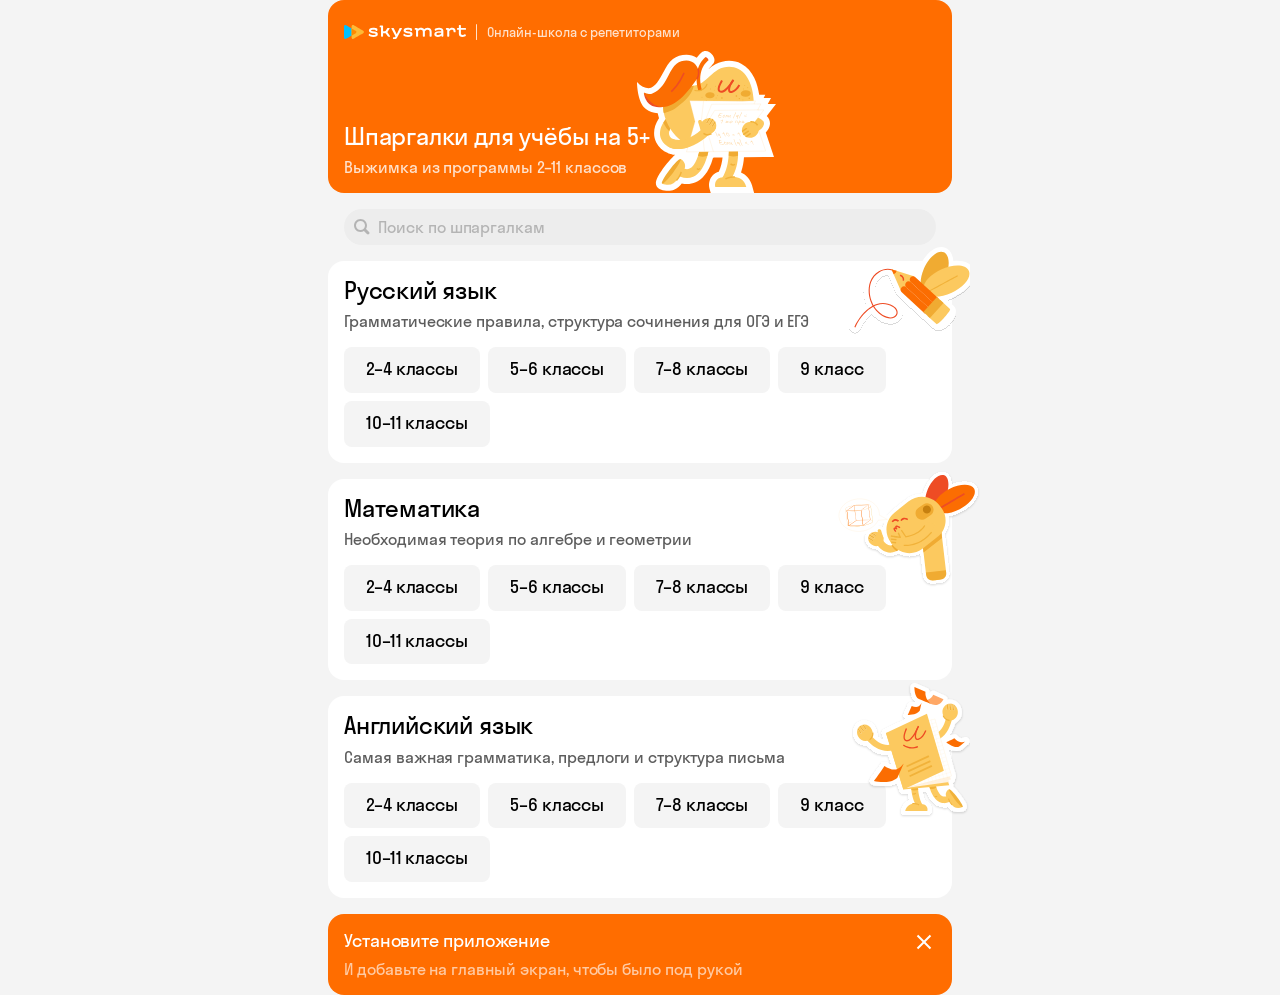
<file: index.html>
<!doctype html>
<html lang="ru">
  <head>
    <meta charset="utf-8" />
    <meta name="viewport" content="width=device-width,initial-scale=1" />
    <meta name="theme-color" content="#FF6D00" />
    <link rel="manifest" href="manifest.webmanifest" />
    <link rel="stylesheet" href="css/global-styles.css" />
    <link rel="stylesheet" href="css/search.css" />

    <title>Main</title>
  </head>

  <body>
    <header class="header header--main">
      <div class="logo">
        <img src="icons/logo_white.svg" class="logo__img" />
        <div class="logo__divider"></div>
        <p class="logo__text font-xxs">Онлайн-школа с репетиторами</p>
      </div>
      <div class="intro">
        <div class="intro__content">
          <h1 class="intro__title font-xl">Шпаргалки для учёбы на 5+</h1>
          <p class="intro__subtitle font-s">
            Выжимка из программы <span class="no-wrap">2–11</span>&nbsp;классов
          </p>
        </div>
        <div class="intro__img">
          <img src="imgs/apple.svg" />
        </div>
      </div>
    </header>

    <div class="page-spacer" aria-hidden="true"></div>

    <nav class="search-shell">
      <div class="search-box" id="search-box">
        <span class="search-box__icon" aria-hidden="true">
          <img src="icons/zoom.svg" />
        </span>

        <input
          class="search-box__input font-s"
          type="search"
          id="site-search"
          placeholder="Поиск по шпаргалкам"
          autocomplete="off"
        />

        <button
          class="search-box__clear"
          type="button"
          aria-label="Очистить поиск"
        >
          <img src="icons/close-circle-grey.svg" />
        </button>

        <div
          class="search-results"
          id="search-results"
          hidden
          aria-live="polite"
        ></div>
      </div>
    </nav>

    <div class="page-spacer" aria-hidden="true"></div>

    <main>
      <section class="content content--main">
        <div class="subject">
          <div class="subject__content">
            <div class="subject__text">
              <p class="subject__title font-xl">Русский язык</p>
              <p class="subject__subtitle font-s">
                Грамматические правила, структура сочинения для ОГЭ и ЕГЭ
              </p>
            </div>
            <div class="subject__img">
              <img src="imgs/pencil.svg" class="pencil" />
            </div>
          </div>

          <div class="subject__nav">
            <a href="/pages/russian-2-4.html" class="subject__link font-m">
              2–4 классы
            </a>
            <a href="/pages/russian-5-6.html" class="subject__link font-m">
              5–6 классы
            </a>
            <a href="/pages/russian-7-8.html" class="subject__link font-m">
              7–8 классы
            </a>
            <a href="/pages/russian-9.html" class="subject__link font-m">
              9 класс
            </a>
            <a href="/pages/russian-10-11.html" class="subject__link font-m">
              10–11 классы
            </a>
          </div>
        </div>

        <div class="subject">
          <div class="subject__content">
            <div class="subject__text">
              <p class="subject__title font-xl">Математика</p>
              <p class="subject__subtitle font-s">
                Необходимая теория по&nbsp;алгебре&nbsp;и&nbsp;геометрии
              </p>
            </div>
            <div class="subject__img">
              <img src="imgs/cube-thinker.svg" class="cube-thinker" />
            </div>
          </div>

          <div class="subject__nav">
            <a href="/pages/math-2-4.html" class="subject__link font-m">
              2–4 классы
            </a>
            <a href="/pages/math-5-6.html" class="subject__link font-m">
              5–6 классы
            </a>
            <a href="/pages/math-7-8.html" class="subject__link font-m">
              7–8 классы
            </a>
            <a href="/pages/math-9.html" class="subject__link font-m">
              9 класс
            </a>
            <a href="/pages/math-10-11.html" class="subject__link font-m">
              10–11 классы
            </a>
          </div>
        </div>

        <div class="subject">
          <div class="subject__content">
            <div class="subject__text">
              <p class="subject__title font-xl">Английский язык</p>
              <p class="subject__subtitle font-s">
                Самая важная грамматика, предлоги и структура письма
              </p>
            </div>
            <div class="subject__img">
              <img src="imgs/workbook.svg" class="workbook" />
            </div>
          </div>

          <div class="subject__nav">
            <a href="/pages/english-2-4.html" class="subject__link font-m">
              2–4 классы
            </a>
            <a href="/pages/english-5-6.html" class="subject__link font-m">
              5–6 классы
            </a>
            <a href="/pages/english-7-8.html" class="subject__link font-m">
              7–8 классы
            </a>
            <a href="/pages/english-9.html" class="subject__link font-m">
              9 класс
            </a>
            <a href="/pages/english-10-11.html" class="subject__link font-m">
              10–11 классы
            </a>
          </div>
        </div>
      </section>
    </main>

    <div class="page-spacer" aria-hidden="true"></div>

    <aside class="pwa">
      <div class="pwa__content">
        <p class="pwa__title font-m">Установите приложение</p>
        <p class="pwa__subtitle font-s">
          И&nbsp;добавьте на&nbsp;главный экран, чтобы было под рукой
        </p>
      </div>

      <!-- <div>
        <img src="" />
      </div> -->

      <button type="button" class="pwa__close">
        <img src="icons/close_white.svg" />
      </button>
    </aside>

    <script src="js/app.js"></script>
    <script src="js/search.js"></script>
  </body>
</html>
</file>
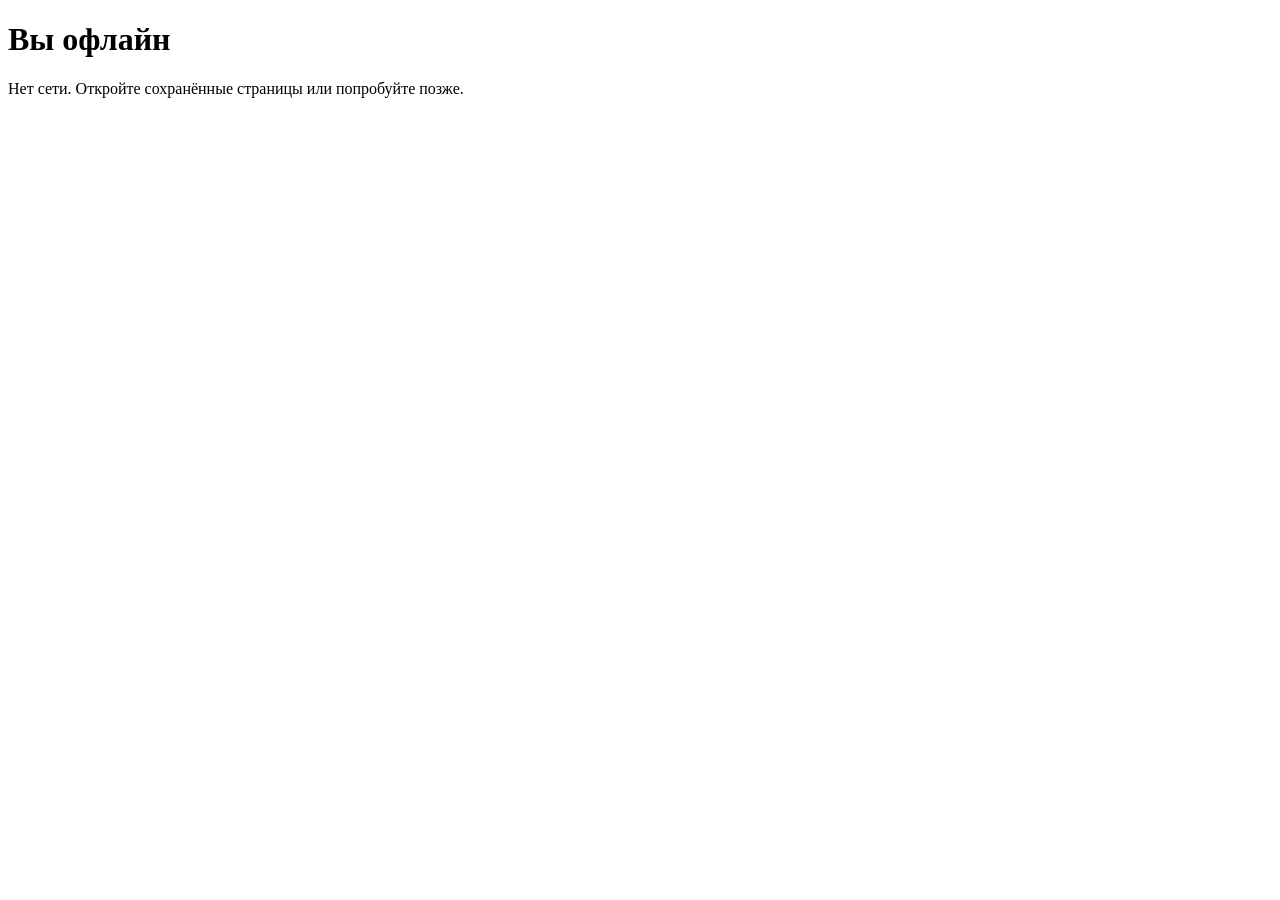
<file: offline.html>
<!doctype html>
<html lang="ru">
<head>
  <meta charset="utf-8" />
  <meta name="viewport" content="width=device-width,initial-scale=1" />
  <title>Офлайн</title>
</head>
<body>
  <h1>Вы офлайн</h1>
  <p>Нет сети. Откройте сохранённые страницы или попробуйте позже.</p>
</body>
</html>
</file>
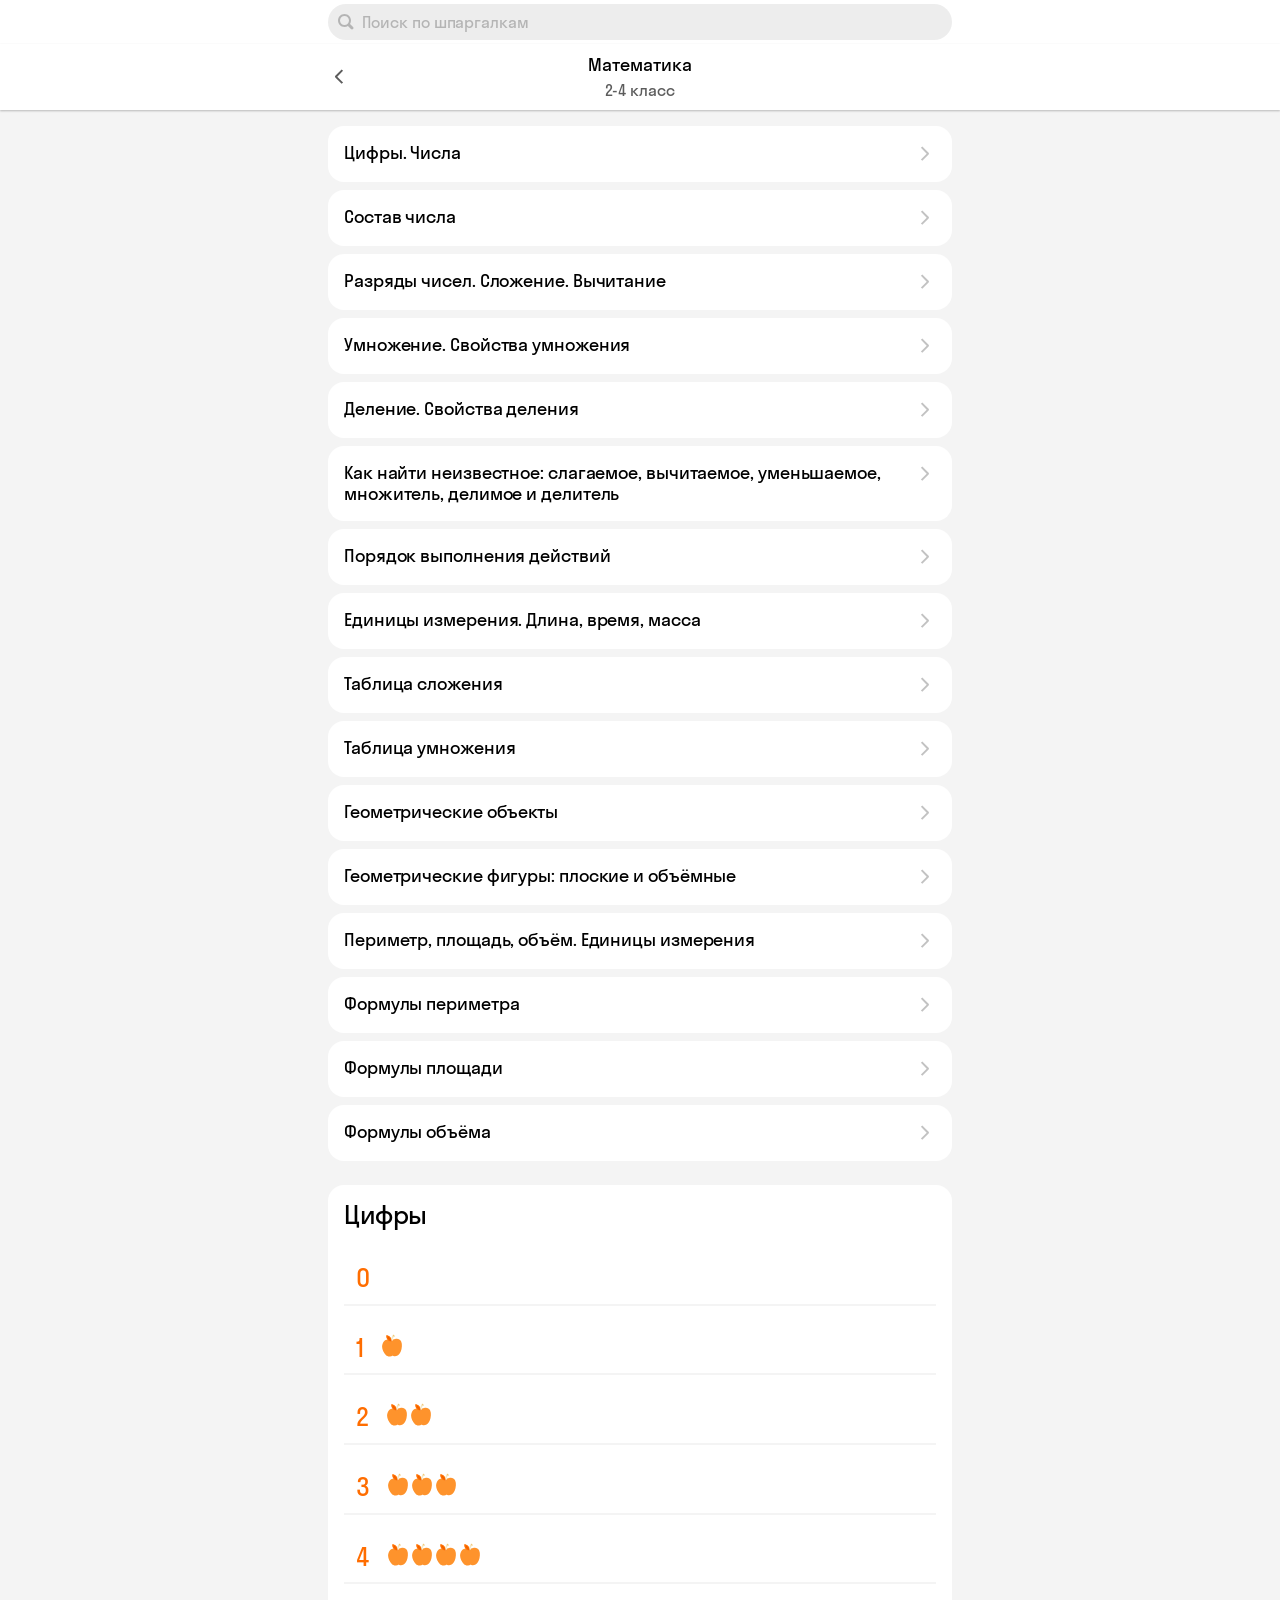
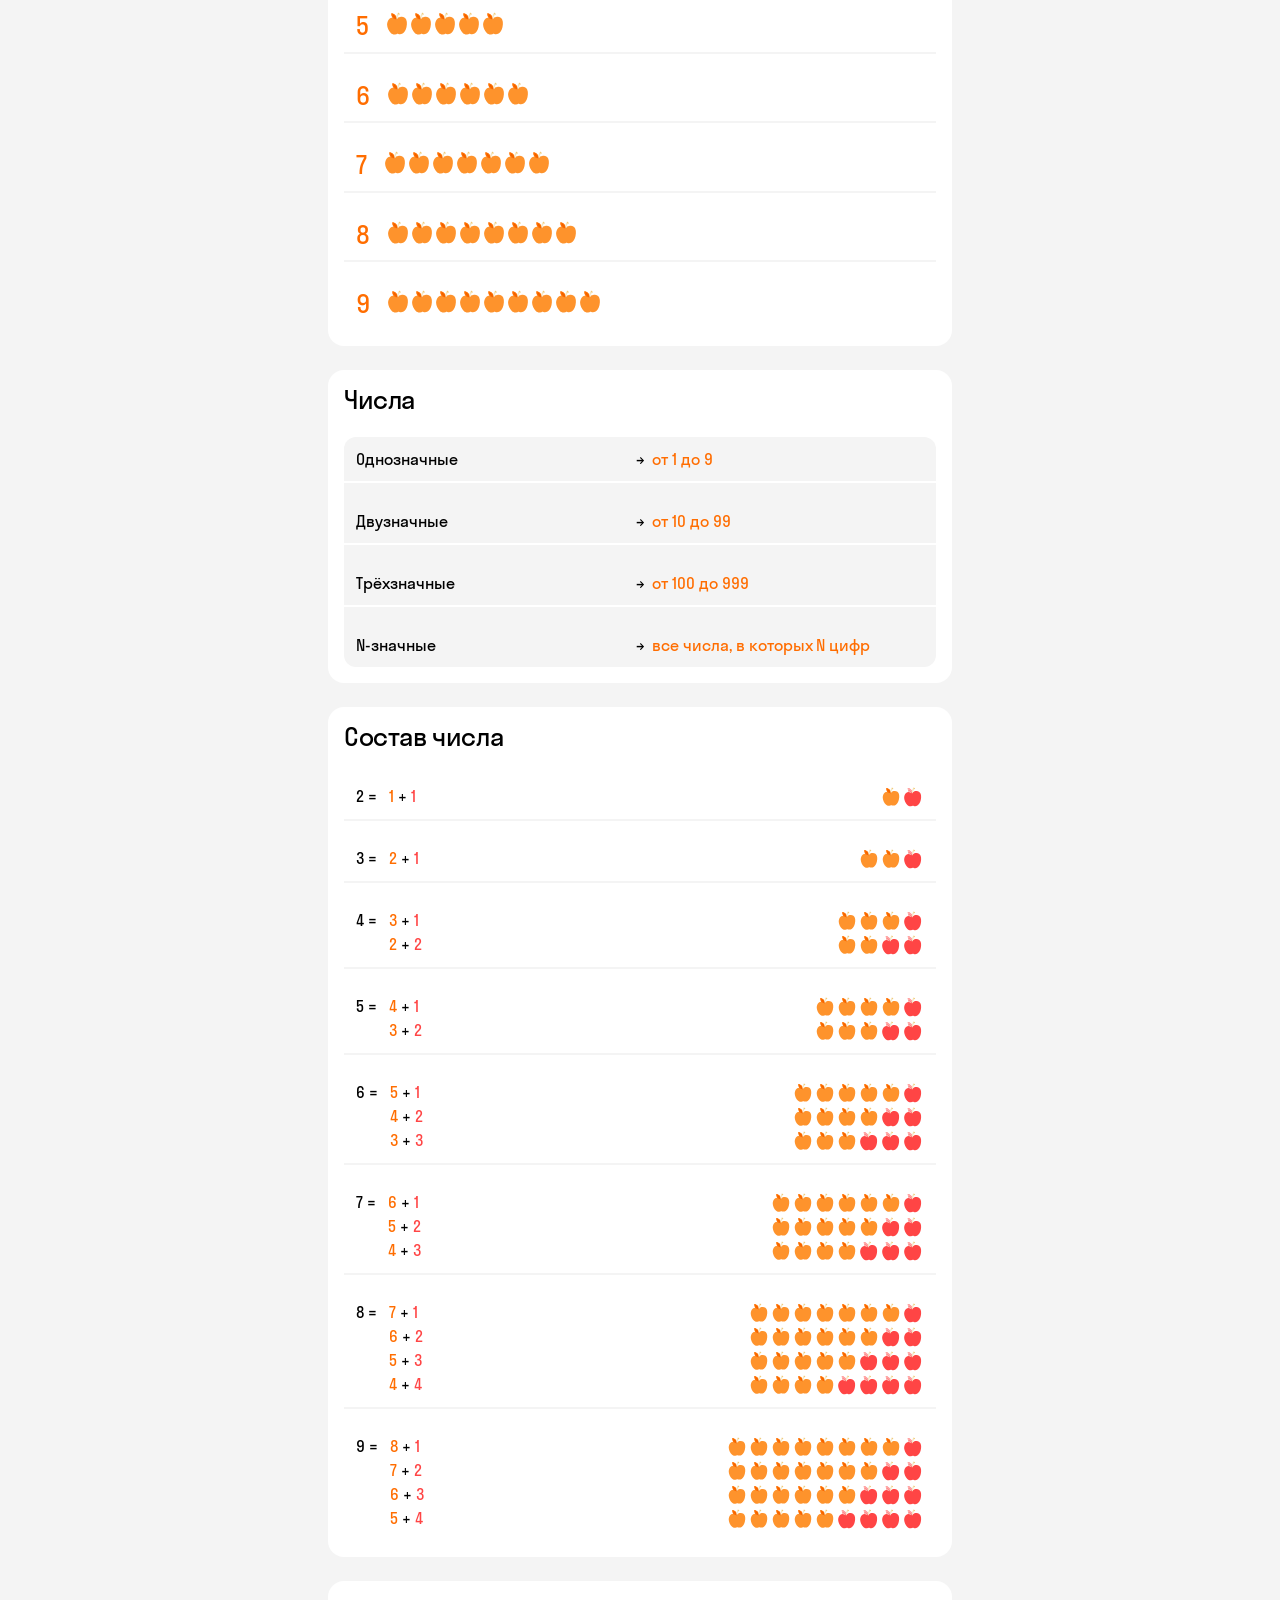
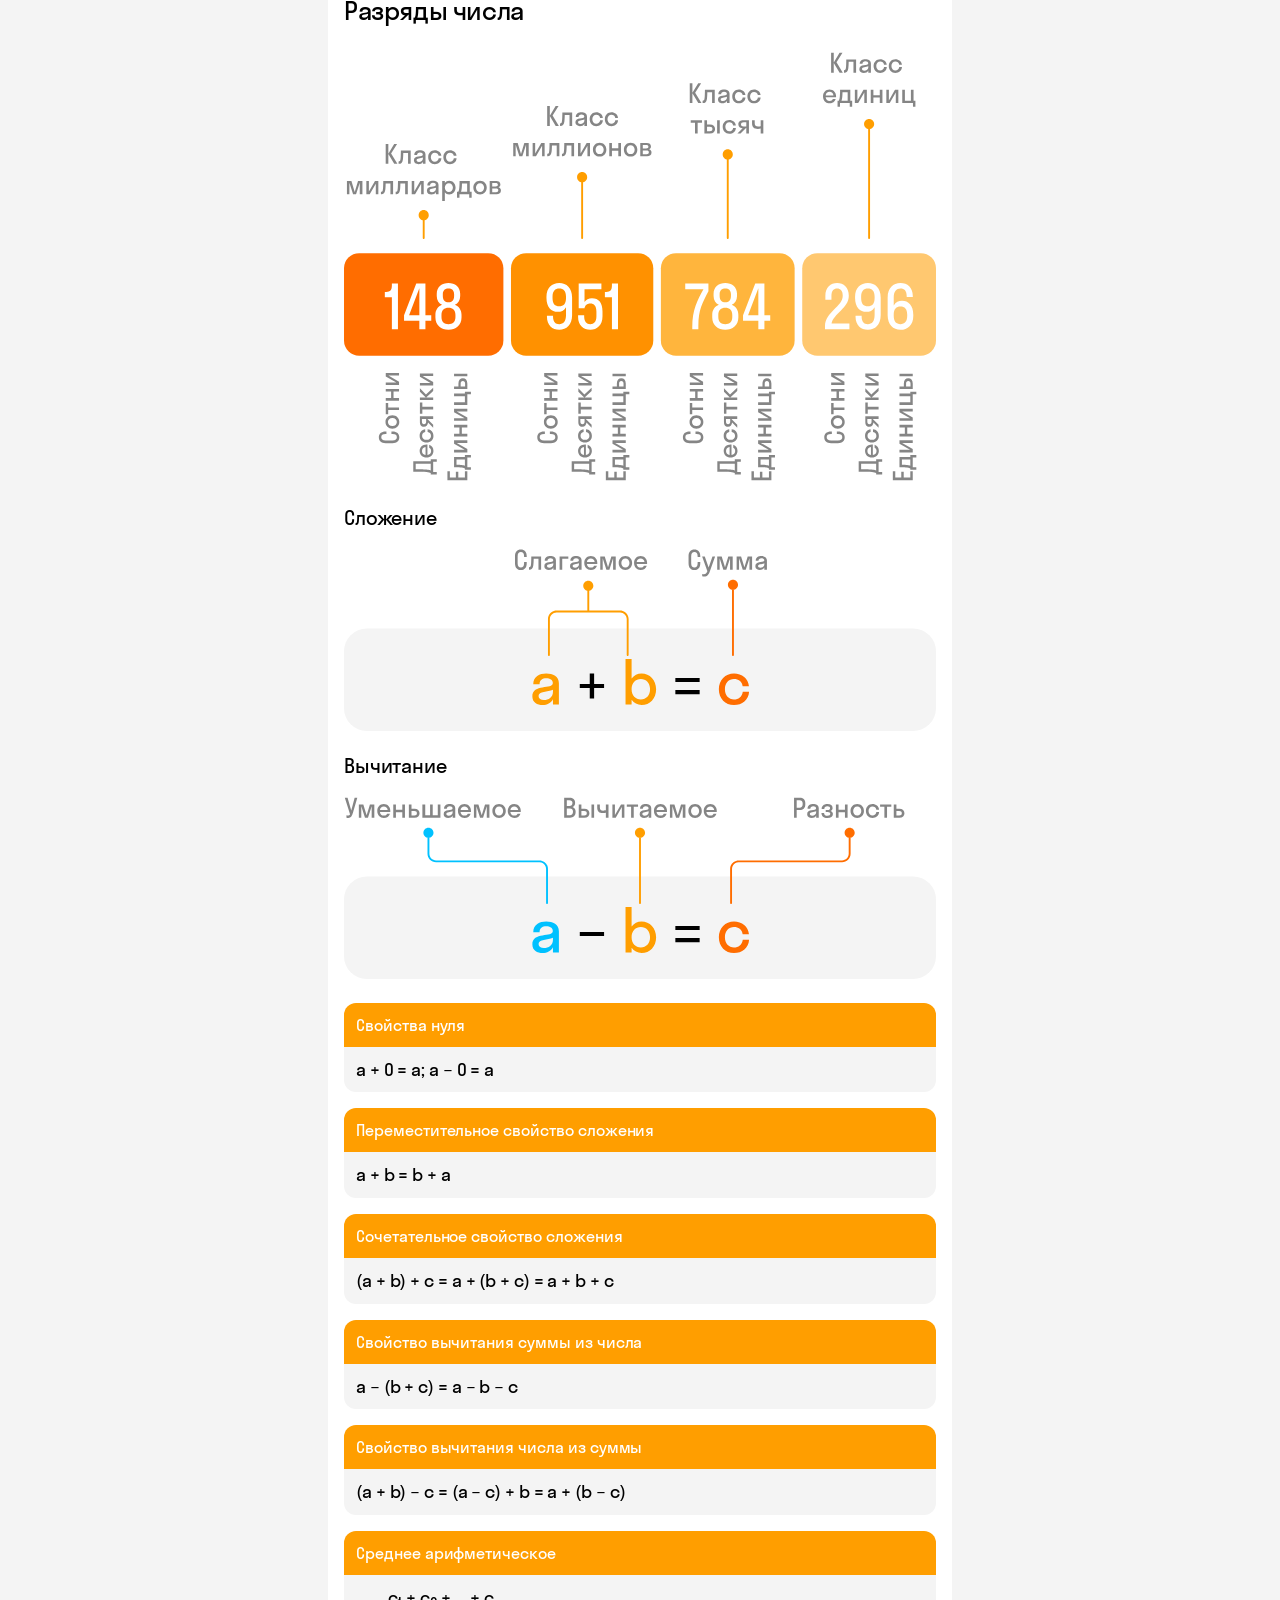
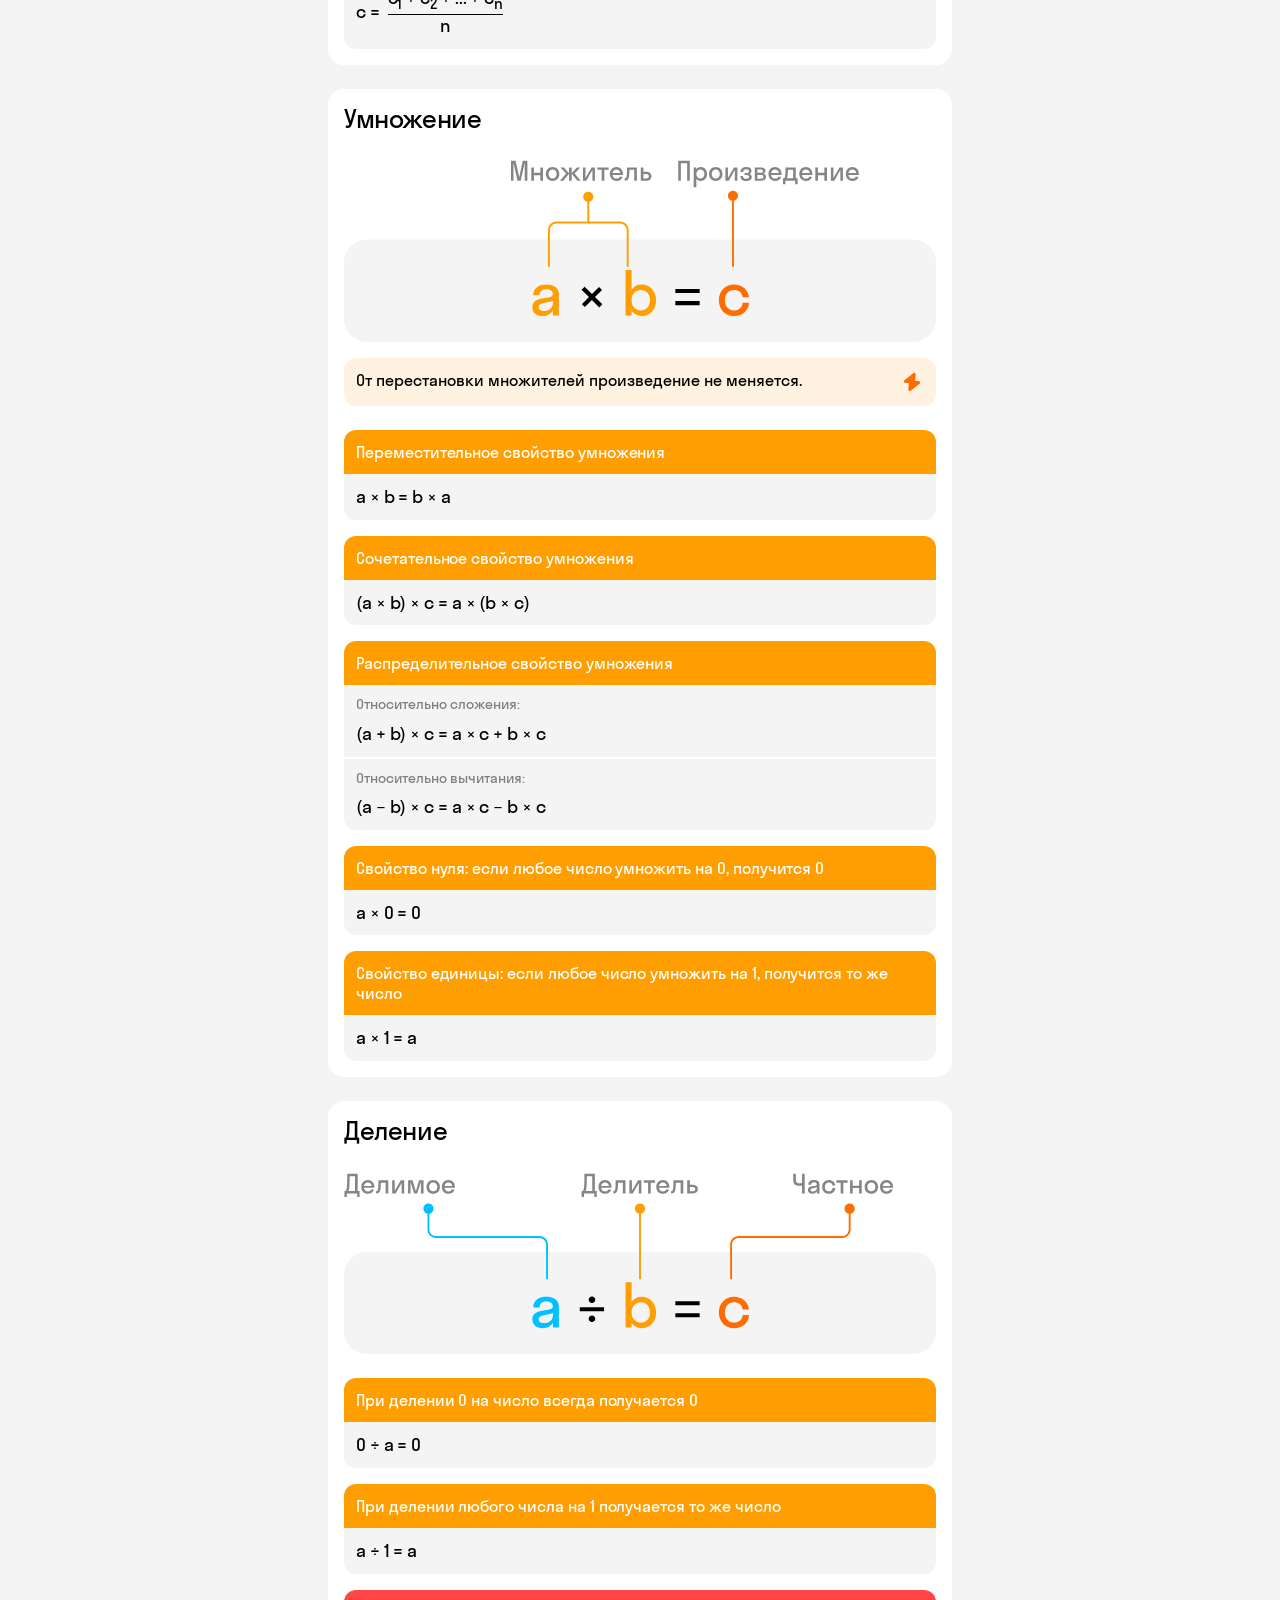
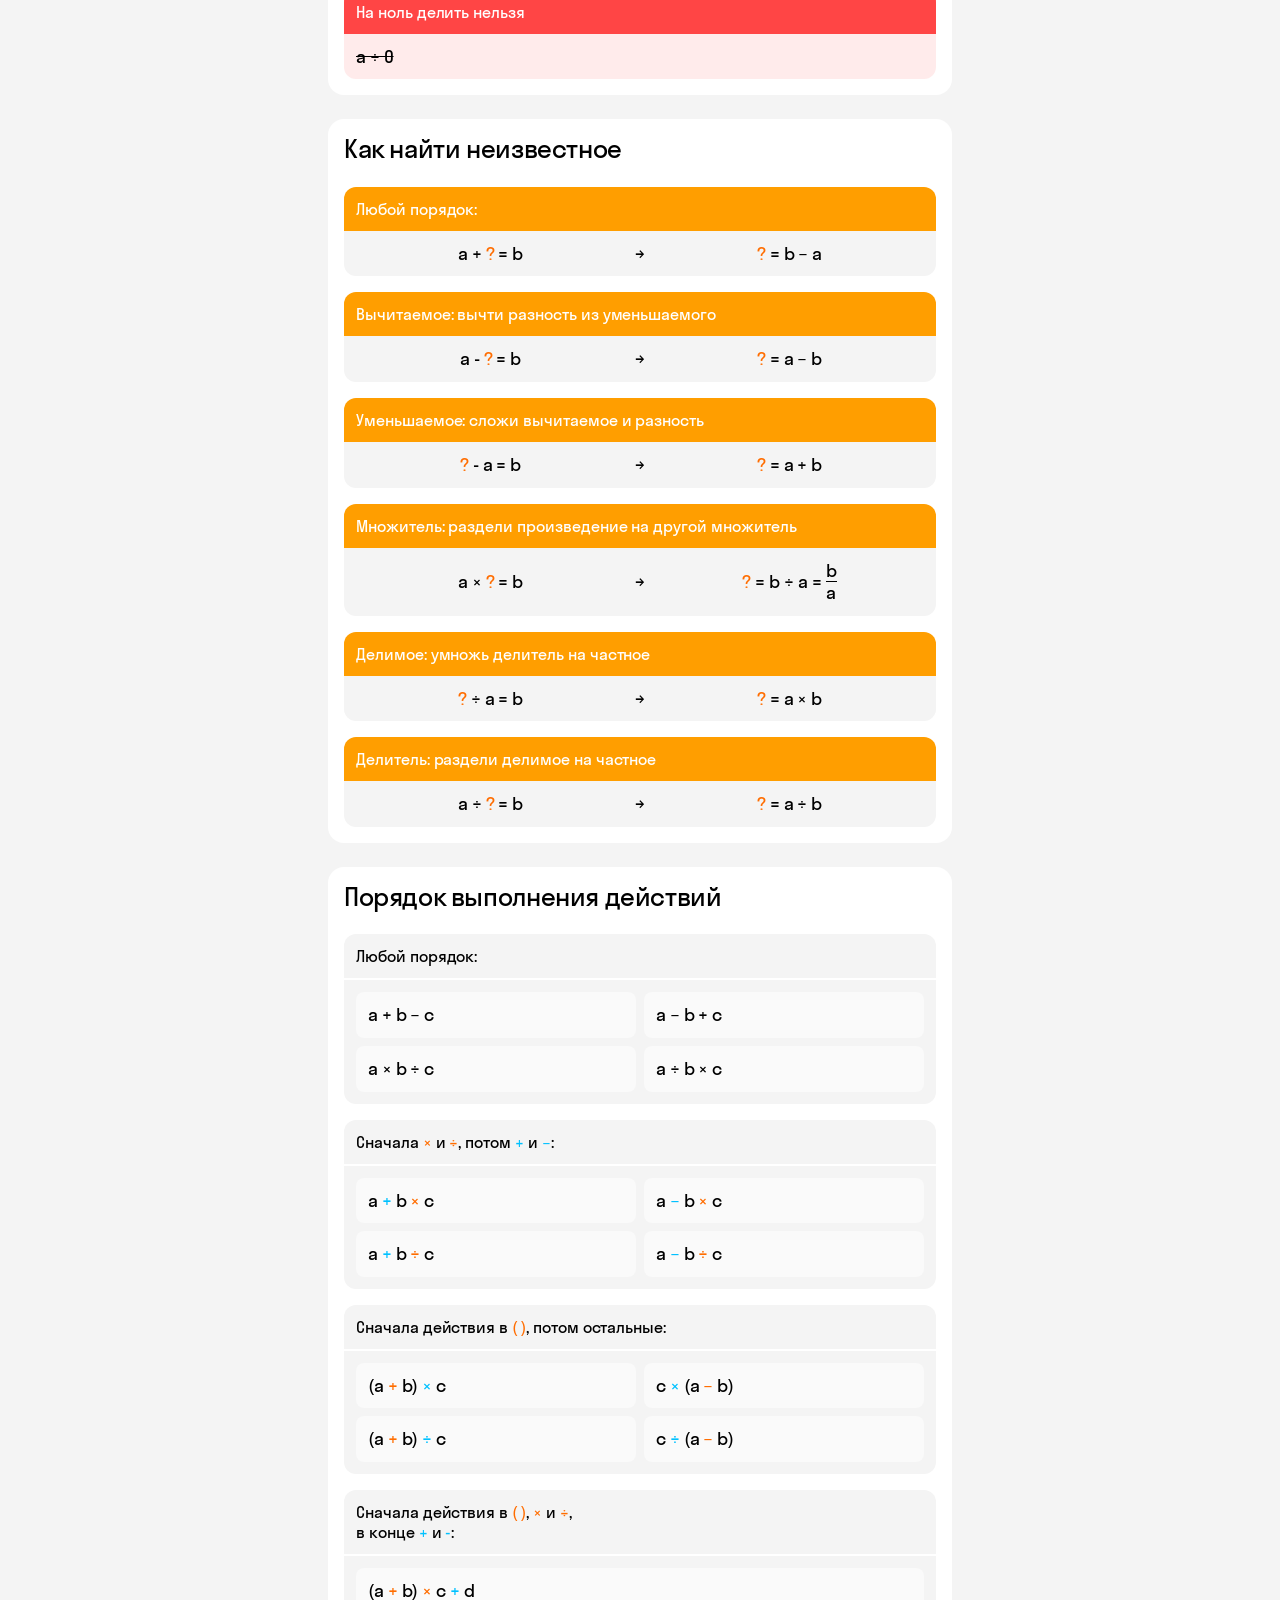
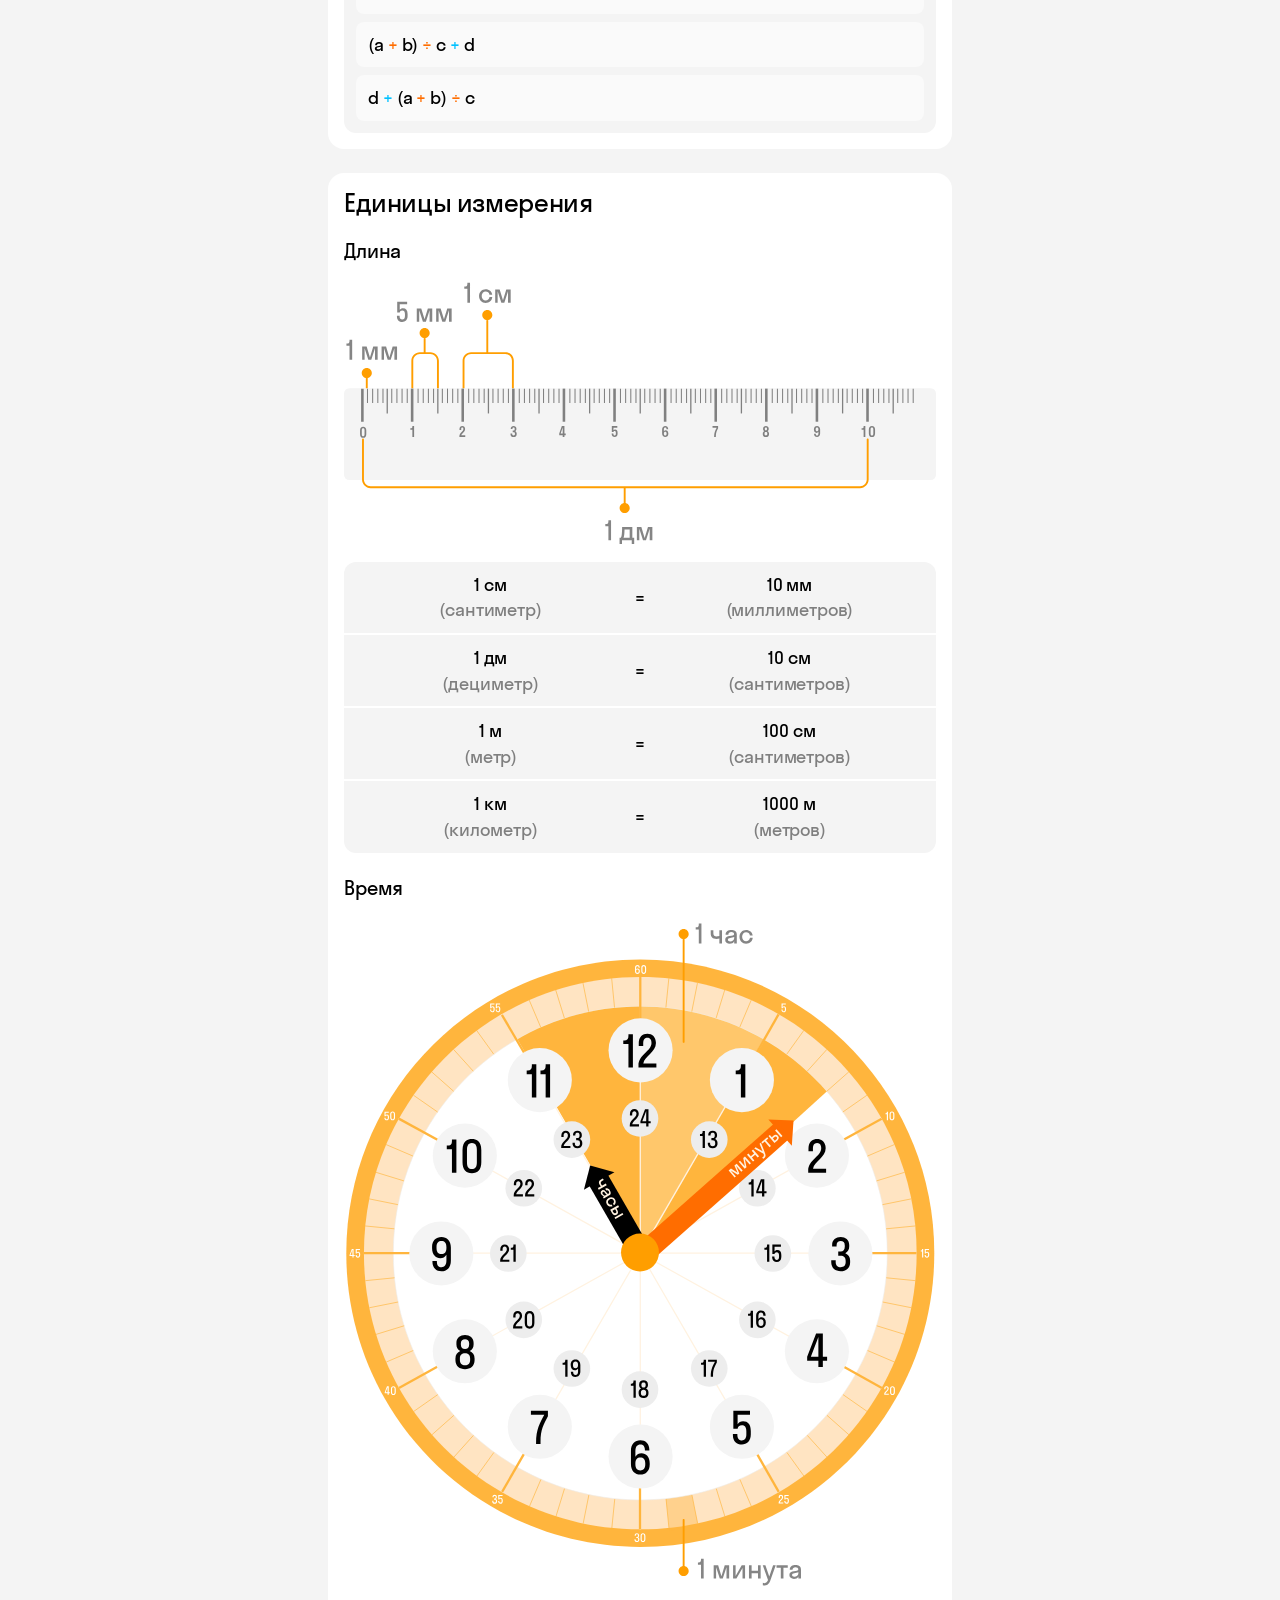
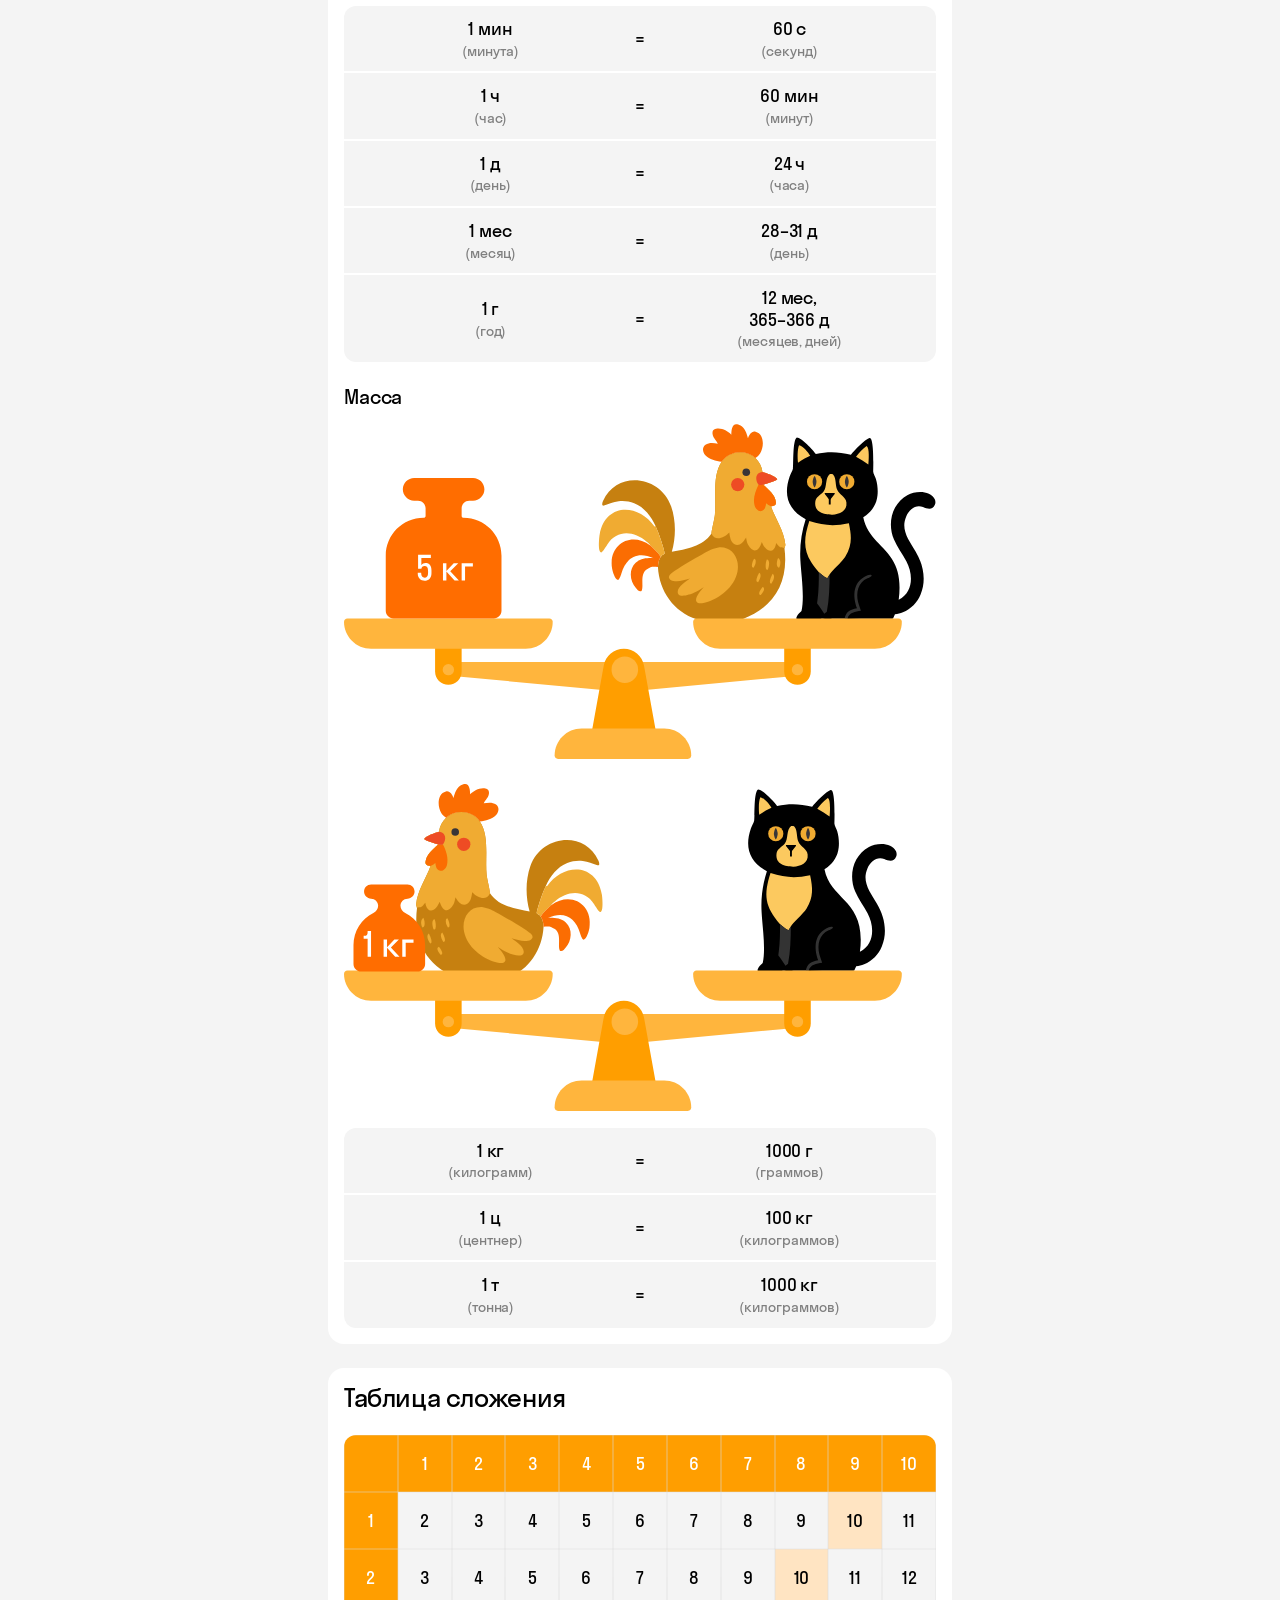
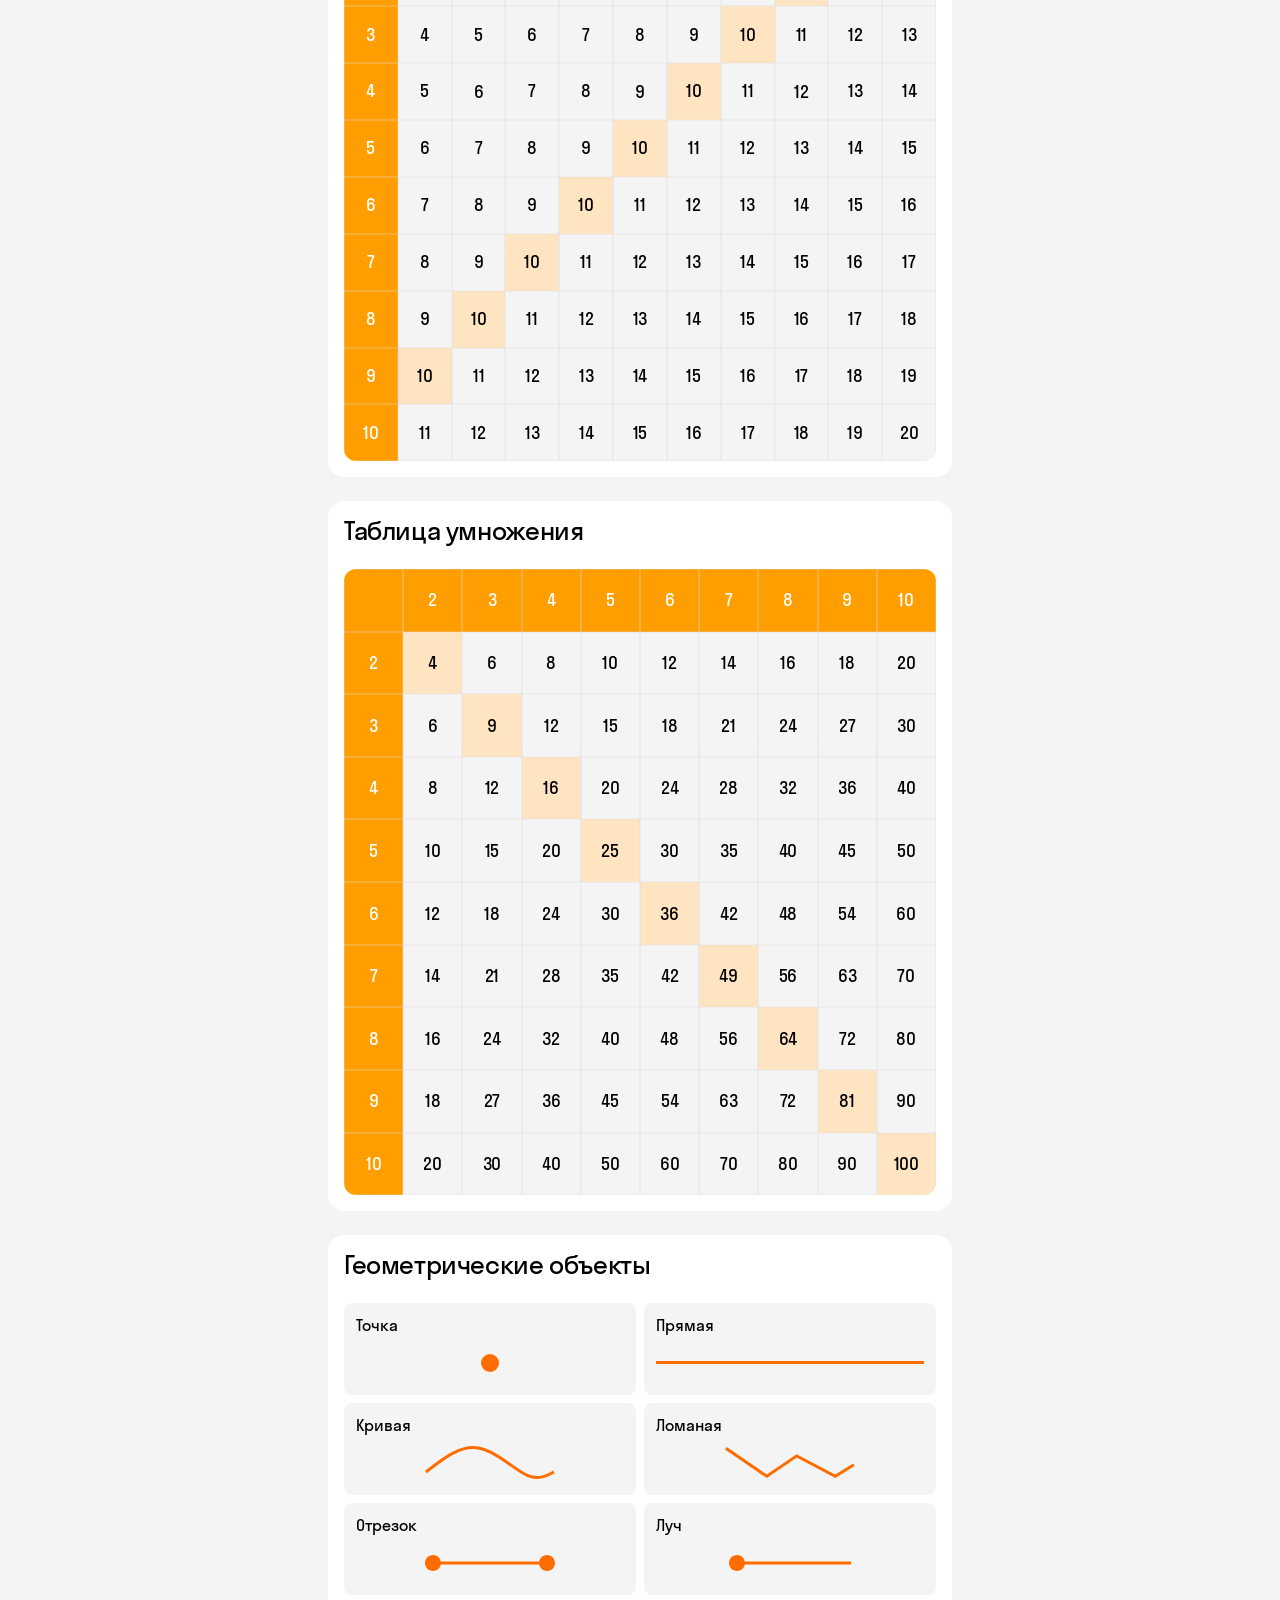
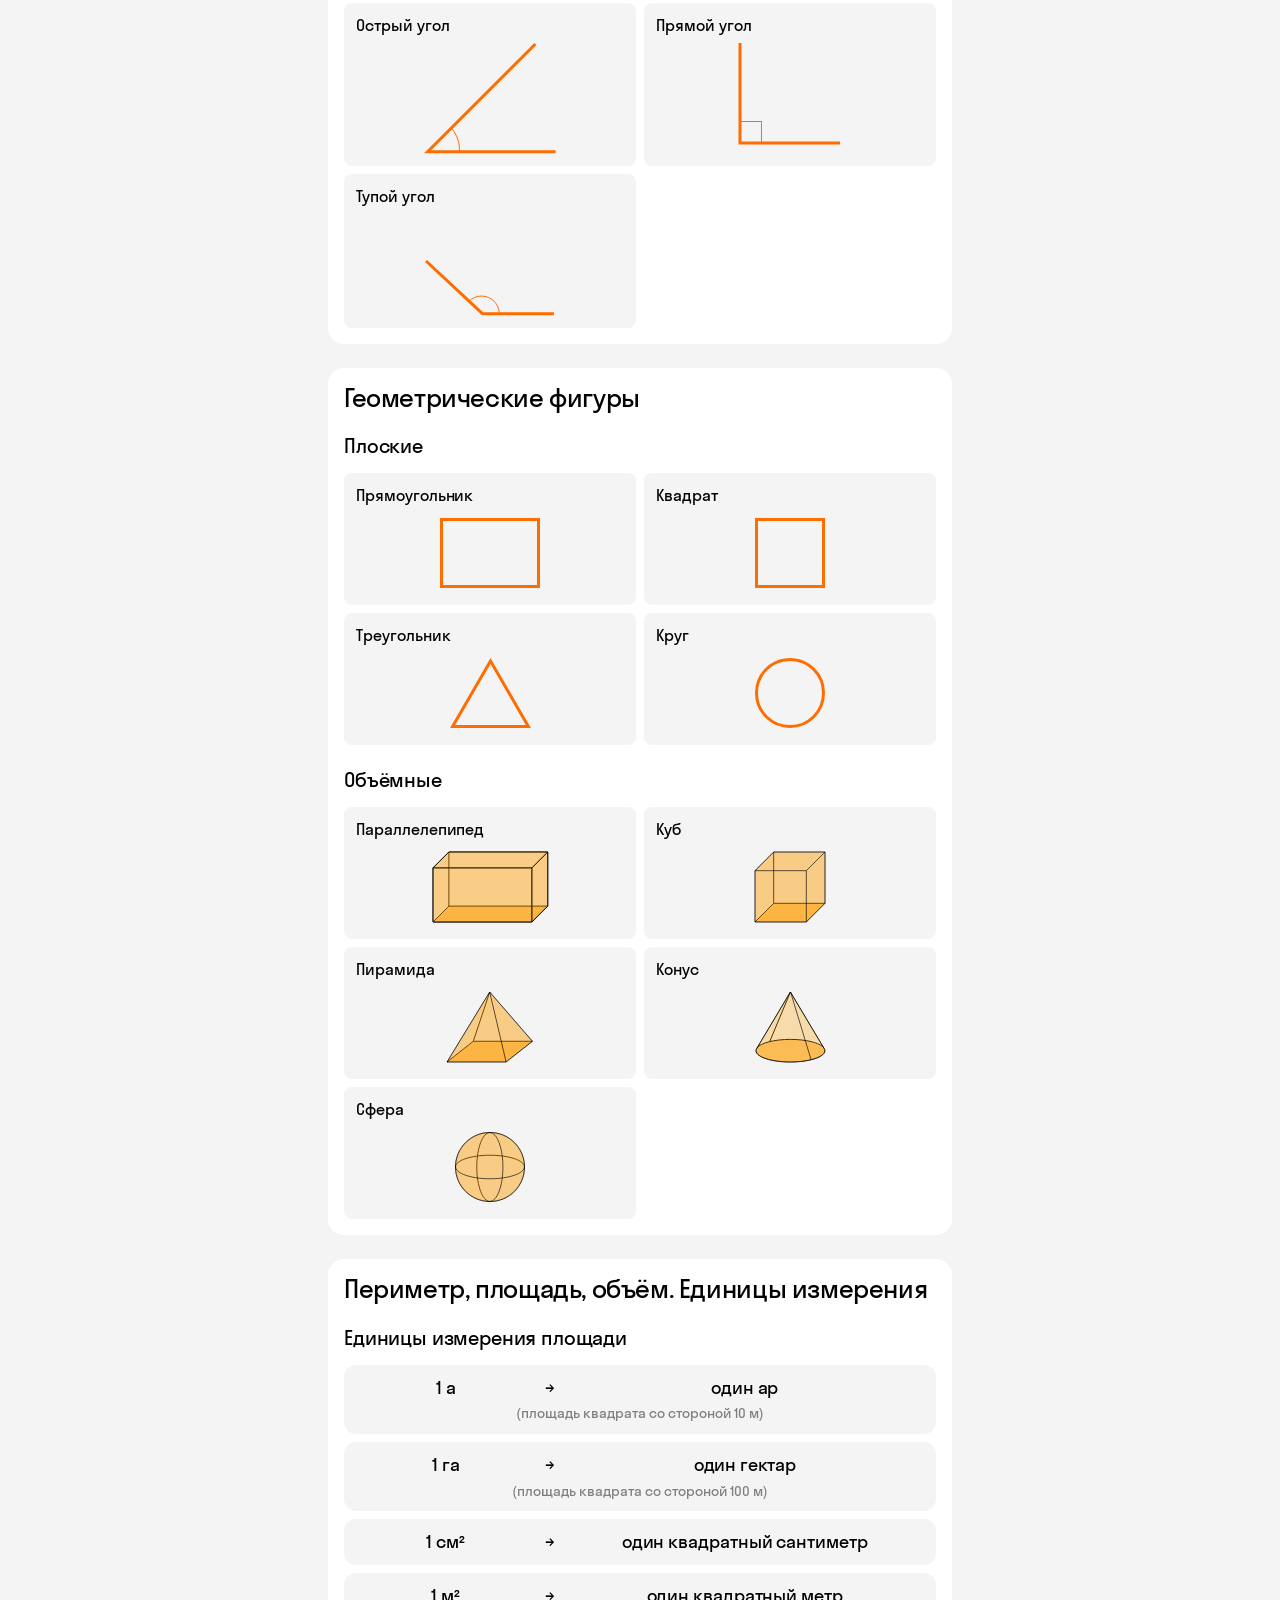
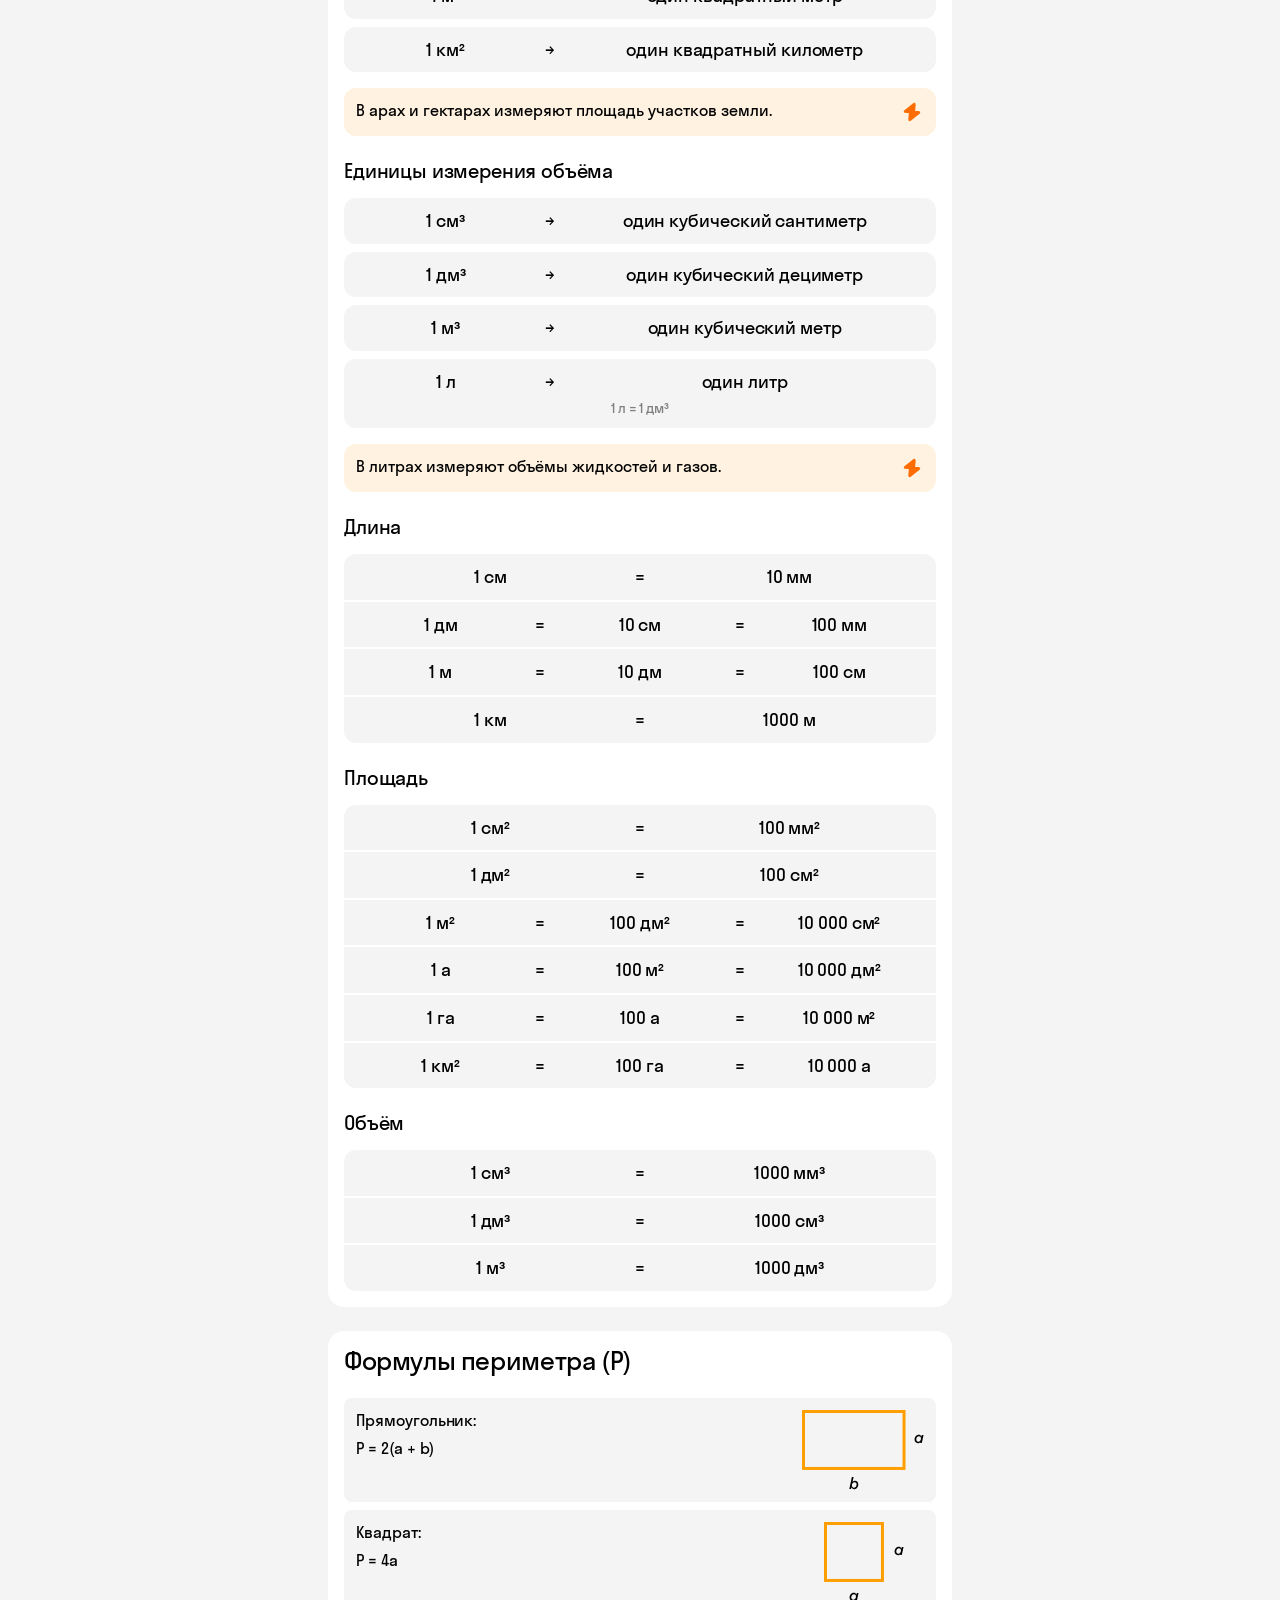
<file: pages/math-2-4.html>
<!doctype html>

<html lang="ru">
  <head>
    <meta charset="utf-8" />
    <meta content="width=device-width,initial-scale=1" name="viewport" />
    <meta content="#fff" name="theme-color" />
    <link href="../manifest.webmanifest" rel="manifest" />
    <link href="../css/global-styles.css" rel="stylesheet" />
    <link href="../css/search.css" rel="stylesheet" />
    <link href="../css/subject.css" rel="stylesheet" />
    <link href="../css/math.css" rel="stylesheet" />
    <title>Math24</title>
  </head>
  <body>
    <nav class="search-shell">
      <div class="search-box" id="search-box">
        <span aria-hidden="true" class="search-box__icon">
          <img src="../icons/zoom.svg" />
        </span>
        <input
          autocomplete="off"
          class="search-box__input font-s"
          id="site-search"
          placeholder="Поиск по шпаргалкам"
          type="search"
        />
        <button
          aria-label="Очистить поиск"
          class="search-box__clear"
          type="button"
        >
          <img src="../icons/close-circle-grey.svg" />
        </button>
        <div
          aria-live="polite"
          class="search-results"
          hidden=""
          id="search-results"
        ></div>
      </div>
    </nav>
    <header class="header header--subject">
      <div class="header__content">
        <a class="header__return-btn" href="../">
          <img src="../icons/arw-left.svg" />
        </a>
        <div class="header__text">
          <h1 class="header__title font-m">Математика</h1>
          <h2 class="header__subtitle font-s">2-4 класс</h2>
        </div>
        <div style="visibility: hidden"></div>
      </div>
    </header>
    <div aria-hidden="true" class="page-spacer"></div>
    <main>
      <section
        class="search-results"
        data-grade-band="2-4"
        data-page="math-2-4.html"
        data-subject-code="math"
        id="page-toc"
      ></section>
      <section class="cheats__list">
        <div class="cheats__item" id="digits-numbers">
          <h3 class="cheat__title font-xxl">Цифры</h3>
          <div class="cheat__content">
            <div class="digits__block">
              <div class="digits__number font-xxl">0</div>
              <div class="digits__number-icon" style="--count: 0"></div>
            </div>
            <div class="digits__block">
              <div class="digits__number font-xxl">1</div>
              <div class="digits__number-icon" style="--count: 1"></div>
            </div>
            <div class="digits__block">
              <div class="digits__number font-xxl">2</div>
              <div class="digits__number-icon" style="--count: 2"></div>
            </div>
            <div class="digits__block">
              <div class="digits__number font-xxl">3</div>
              <div class="digits__number-icon" style="--count: 3"></div>
            </div>
            <div class="digits__block">
              <div class="digits__number font-xxl">4</div>
              <div class="digits__number-icon" style="--count: 4"></div>
            </div>
            <div class="digits__block">
              <div class="digits__number font-xxl">5</div>
              <div class="digits__number-icon" style="--count: 5"></div>
            </div>
            <div class="digits__block">
              <div class="digits__number font-xxl">6</div>
              <div class="digits__number-icon" style="--count: 6"></div>
            </div>
            <div class="digits__block">
              <div class="digits__number font-xxl">7</div>
              <div class="digits__number-icon" style="--count: 7"></div>
            </div>
            <div class="digits__block">
              <div class="digits__number font-xxl">8</div>
              <div class="digits__number-icon" style="--count: 8"></div>
            </div>
            <div class="digits__block">
              <div class="digits__number font-xxl">9</div>
              <div class="digits__number-icon" style="--count: 9"></div>
            </div>
          </div>
        </div>
        <div class="cheats__item" id="numbers">
          <h3 class="cheat__title font-xxl">Числа</h3>
          <div class="cheat__content">
            <div class="numbers__block">
              <div class="numbers__title font-s">Однозначные</div>
              <div class="numbers__divider font-s">→</div>
              <div class="numbers__example font-s">от 1 до 9</div>
            </div>
            <div class="numbers__block">
              <div class="numbers__title font-s">Двузначные</div>
              <div class="numbers__divider font-s">→</div>
              <div class="numbers__example font-s">от 10 до 99</div>
            </div>
            <div class="numbers__block">
              <div class="numbers__title font-s">Трёхзначные</div>
              <div class="numbers__divider font-s">→</div>
              <div class="numbers__example font-s">от 100 до 999</div>
            </div>
            <div class="numbers__block">
              <div class="numbers__title font-s">N-значные</div>
              <div class="numbers__divider font-s">→</div>
              <div class="numbers__example font-s">
                все числа, в которых N цифр
              </div>
            </div>
          </div>
        </div>
        <div class="cheats__item" id="number-composition">
          <h3 class="cheat__title font-xxl">Состав числа</h3>
          <div class="cheat__content">
            <div class="num-compos__block">
              <div class="num-compos__number font-s">2 =</div>
              <div class="num-compos__list">
                <div class="num-compos__item">
                  <div class="compos__example font-s">
                    <span style="color: var(--orange90)">1</span> +
                    <span style="color: var(--red60)">1</span>
                  </div>
                  <div
                    class="num-compos__visual"
                    style="--apple-orange: 1; --apple-red: 1"
                  ></div>
                </div>
              </div>
            </div>
            <div class="num-compos__block">
              <div class="num-compos__number font-s">3 =</div>
              <div class="num-compos__list">
                <div class="num-compos__item">
                  <div class="compos__example font-s">
                    <span style="color: var(--orange90)">2</span> +
                    <span style="color: var(--red60)">1</span>
                  </div>
                  <div
                    class="num-compos__visual"
                    style="--apple-orange: 2; --apple-red: 1"
                  ></div>
                </div>
              </div>
            </div>
            <div class="num-compos__block">
              <div class="num-compos__number font-s">4 =</div>
              <div class="num-compos__list">
                <div class="num-compos__item">
                  <div class="compos__example font-s">
                    <span style="color: var(--orange90)">3</span> +
                    <span style="color: var(--red60)">1</span>
                  </div>
                  <div
                    class="num-compos__visual"
                    style="--apple-orange: 3; --apple-red: 1"
                  ></div>
                </div>
                <div class="num-compos__item">
                  <div class="compos__example font-s">
                    <span style="color: var(--orange90)">2</span> +
                    <span style="color: var(--red60)">2</span>
                  </div>
                  <div
                    class="num-compos__visual"
                    style="--apple-orange: 2; --apple-red: 2"
                  ></div>
                </div>
              </div>
            </div>
            <div class="num-compos__block">
              <div class="num-compos__number font-s">5 =</div>
              <div class="num-compos__list">
                <div class="num-compos__item">
                  <div class="compos__example font-s">
                    <span style="color: var(--orange90)">4</span> +
                    <span style="color: var(--red60)">1</span>
                  </div>
                  <div
                    class="num-compos__visual"
                    style="--apple-orange: 4; --apple-red: 1"
                  ></div>
                </div>
                <div class="num-compos__item">
                  <div class="compos__example font-s">
                    <span style="color: var(--orange90)">3</span> +
                    <span style="color: var(--red60)">2</span>
                  </div>
                  <div
                    class="num-compos__visual"
                    style="--apple-orange: 3; --apple-red: 2"
                  ></div>
                </div>
              </div>
            </div>
            <div class="num-compos__block">
              <div class="num-compos__number font-s">6 =</div>
              <div class="num-compos__list">
                <div class="num-compos__item">
                  <div class="compos__example font-s">
                    <span style="color: var(--orange90)">5</span> +
                    <span style="color: var(--red60)">1</span>
                  </div>
                  <div
                    class="num-compos__visual"
                    style="--apple-orange: 5; --apple-red: 1"
                  ></div>
                </div>
                <div class="num-compos__item">
                  <div class="compos__example font-s">
                    <span style="color: var(--orange90)">4</span> +
                    <span style="color: var(--red60)">2</span>
                  </div>
                  <div
                    class="num-compos__visual"
                    style="--apple-orange: 4; --apple-red: 2"
                  ></div>
                </div>
                <div class="num-compos__item">
                  <div class="compos__example font-s">
                    <span style="color: var(--orange90)">3</span> +
                    <span style="color: var(--red60)">3</span>
                  </div>
                  <div
                    class="num-compos__visual"
                    style="--apple-orange: 3; --apple-red: 3"
                  ></div>
                </div>
              </div>
            </div>
            <div class="num-compos__block">
              <div class="num-compos__number font-s">7 =</div>
              <div class="num-compos__list">
                <div class="num-compos__item">
                  <div class="compos__example font-s">
                    <span style="color: var(--orange90)">6</span> +
                    <span style="color: var(--red60)">1</span>
                  </div>
                  <div
                    class="num-compos__visual"
                    style="--apple-orange: 6; --apple-red: 1"
                  ></div>
                </div>
                <div class="num-compos__item">
                  <div class="compos__example font-s">
                    <span style="color: var(--orange90)">5</span> +
                    <span style="color: var(--red60)">2</span>
                  </div>
                  <div
                    class="num-compos__visual"
                    style="--apple-orange: 5; --apple-red: 2"
                  ></div>
                </div>
                <div class="num-compos__item">
                  <div class="compos__example font-s">
                    <span style="color: var(--orange90)">4</span> +
                    <span style="color: var(--red60)">3</span>
                  </div>
                  <div
                    class="num-compos__visual"
                    style="--apple-orange: 4; --apple-red: 3"
                  ></div>
                </div>
              </div>
            </div>
            <div class="num-compos__block">
              <div class="num-compos__number font-s">8 =</div>
              <div class="num-compos__list">
                <div class="num-compos__item">
                  <div class="compos__example font-s">
                    <span style="color: var(--orange90)">7</span> +
                    <span style="color: var(--red60)">1</span>
                  </div>
                  <div
                    class="num-compos__visual"
                    style="--apple-orange: 7; --apple-red: 1"
                  ></div>
                </div>
                <div class="num-compos__item">
                  <div class="compos__example font-s">
                    <span style="color: var(--orange90)">6</span> +
                    <span style="color: var(--red60)">2</span>
                  </div>
                  <div
                    class="num-compos__visual"
                    style="--apple-orange: 6; --apple-red: 2"
                  ></div>
                </div>
                <div class="num-compos__item">
                  <div class="compos__example font-s">
                    <span style="color: var(--orange90)">5</span> +
                    <span style="color: var(--red60)">3</span>
                  </div>
                  <div
                    class="num-compos__visual"
                    style="--apple-orange: 5; --apple-red: 3"
                  ></div>
                </div>
                <div class="num-compos__item">
                  <div class="compos__example font-s">
                    <span style="color: var(--orange90)">4</span> +
                    <span style="color: var(--red60)">4</span>
                  </div>
                  <div
                    class="num-compos__visual"
                    style="--apple-orange: 4; --apple-red: 4"
                  ></div>
                </div>
              </div>
            </div>
            <div class="num-compos__block">
              <div class="num-compos__number font-s">9 =</div>
              <div class="num-compos__list">
                <div class="num-compos__item">
                  <div class="compos__example font-s">
                    <span style="color: var(--orange90)">8</span> +
                    <span style="color: var(--red60)">1</span>
                  </div>
                  <div
                    class="num-compos__visual"
                    style="--apple-orange: 8; --apple-red: 1"
                  ></div>
                </div>
                <div class="num-compos__item">
                  <div class="compos__example font-s">
                    <span style="color: var(--orange90)">7</span> +
                    <span style="color: var(--red60)">2</span>
                  </div>
                  <div
                    class="num-compos__visual"
                    style="--apple-orange: 7; --apple-red: 2"
                  ></div>
                </div>
                <div class="num-compos__item">
                  <div class="compos__example font-s">
                    <span style="color: var(--orange90)">6</span> +
                    <span style="color: var(--red60)">3</span>
                  </div>
                  <div
                    class="num-compos__visual"
                    style="--apple-orange: 6; --apple-red: 3"
                  ></div>
                </div>
                <div class="num-compos__item">
                  <div class="compos__example font-s">
                    <span style="color: var(--orange90)">5</span> +
                    <span style="color: var(--red60)">4</span>
                  </div>
                  <div
                    class="num-compos__visual"
                    style="--apple-orange: 5; --apple-red: 4"
                  ></div>
                </div>
              </div>
            </div>
          </div>
        </div>
        <div class="cheats__item" id="place-value-add-subtract">
          <h3 class="cheat__title font-xxl">Разряды числа</h3>
          <div class="cheat__content cheat__content--stack-24">
            <div class="cheat__section">
              <img
                class="cheat__media cheat__media--full"
                src="../imgs/pvas__place-value.svg"
              />
            </div>
            <div class="cheat__section">
              <h4 class="cheat__subtitle font-l">Сложение</h4>
              <img
                class="cheat__media cheat__media--full"
                src="../imgs/pvas__add.svg"
              />
            </div>
            <div class="cheat__section">
              <h4 class="cheat__subtitle font-l">Вычитание</h4>
              <img
                class="cheat__media cheat__media--full"
                src="../imgs/pvas__substract.svg"
              />
            </div>
            <section class="info-list">
              <div class="info-list__item">
                <div class="info-list__name font-s">Свойства нуля</div>
                <div class="info-list__example font-m">
                  a + 0 = a; a − 0 = a
                </div>
              </div>
              <div class="info-list__item">
                <div class="info-list__name font-s">
                  Переместительное свойство сложения
                </div>
                <div class="info-list__example font-m">a + b = b + a</div>
              </div>
              <div class="info-list__item">
                <div class="info-list__name font-s">
                  Сочетательное свойство сложения
                </div>
                <div class="info-list__example font-m">
                  (a + b) + с = a + (b + c) = a + b + c
                </div>
              </div>
              <div class="info-list__item">
                <div class="info-list__name font-s">
                  Свойство вычитания суммы из числа
                </div>
                <div class="info-list__example font-m">
                  a − (b + c) = a − b − c
                </div>
              </div>
              <div class="info-list__item">
                <div class="info-list__name font-s">
                  Свойство вычитания числа из суммы
                </div>
                <div class="info-list__example font-m">
                  (a + b) − c = (a − c) + b = a + (b − c)
                </div>
              </div>
              <div class="info-list__item">
                <div class="info-list__name font-s">Среднее арифметическое</div>
                <div class="info-list__example font-m">
                  <div class="formula">
                    <span class="formula__label">c =  </span>
                    <div class="formula__fraction">
                      <div class="formula__numerator">
                        c<sub>1</sub> + c<sub>2</sub> + ... + c<sub>n</sub>
                      </div>
                      <div class="formula__denominator">n</div>
                    </div>
                  </div>
                </div>
              </div>
            </section>
          </div>
        </div>
        <div class="cheats__item" id="multiplication">
          <h3 class="cheat__title font-xxl">Умножение</h3>
          <div class="cheat__content cheat__content--stack-24">
            <div class="cheat__section">
              <img
                class="cheat__media cheat__media--full"
                src="../imgs/multiplication.svg"
              />
              <div class="note">
                <div class="note__text">
                  От перестановки множителей произведение не меняется.
                </div>
                <img src="../icons/lightning.svg" />
              </div>
            </div>
            <section class="info-list">
              <div class="info-list__item">
                <div class="info-list__name font-s">
                  Переместительное свойство умножения
                </div>
                <div class="info-list__example font-m">a × b = b × a</div>
              </div>
              <div class="info-list__item">
                <div class="info-list__name font-s">
                  Сочетательное свойство умножения
                </div>
                <div class="info-list__example font-m">
                  (a × b) × c = a × (b × c)
                </div>
              </div>
              <div class="info-list__item">
                <div class="info-list__name font-s">
                  Распределительное свойство умножения
                </div>
                <div class="info-list__example font-m">
                  <span class="info-list__label font-xs"
                    >Относительно сложения:</span
                  >
                  (a + b) × c = a × c + b × c
                </div>
                <div class="info-list__example font-m">
                  <span class="info-list__label font-xs"
                    >Относительно вычитания:</span
                  >
                  (a − b) × c = a × c − b × c
                </div>
              </div>
              <div class="info-list__item">
                <div class="info-list__name font-s">
                  Свойство нуля: если любое число умножить на 0, получится 0
                </div>
                <div class="info-list__example font-m">а × 0 = 0</div>
              </div>
              <div class="info-list__item">
                <div class="info-list__name font-s">
                  Свойство единицы: если любое число умножить на 1, получится то
                  же число
                </div>
                <div class="info-list__example font-m">а × 1 = a</div>
              </div>
            </section>
          </div>
        </div>
        <div class="cheats__item" id="division">
          <h3 class="cheat__title font-xxl">Деление</h3>
          <div class="cheat__content cheat__content--stack-24">
            <div class="cheat__media-group">
              <img
                class="cheat__media cheat__media--full"
                src="../imgs/division.svg"
              />
            </div>
            <section class="info-list">
              <div class="info-list__item">
                <div class="info-list__name font-s">
                  При делении 0 на число всегда получается 0
                </div>
                <div class="info-list__example font-m">0 ÷ a = 0</div>
              </div>
              <div class="info-list__item">
                <div class="info-list__name font-s">
                  При делении любого числа на 1 получается то же число
                </div>
                <div class="info-list__example font-m">a ÷ 1 = a</div>
              </div>
              <div class="info-list__item info-list__item--negative">
                <div class="info-list__name font-s">На ноль делить нельзя</div>
                <div
                  class="info-list__example font-m"
                  style="text-decoration: line-through"
                >
                  а ÷ 0
                </div>
              </div>
            </section>
          </div>
        </div>
        <div class="cheats__item" id="find-unknown">
          <h3 class="cheat__title font-xxl">Как найти неизвестное</h3>
          <div class="cheat__content">
            <section class="info-list">
              <div class="info-list__item">
                <div class="info-list__name font-s">Любой порядок:</div>
                <div class="info-list__example font-m">
                  <div class="info-list__part">
                    a + <span style="color: var(--orange90)">?</span> = b
                  </div>
                  →
                  <div class="info-list__part">
                    <span style="color: var(--orange90)">?</span> = b − a
                  </div>
                </div>
              </div>
              <div class="info-list__item">
                <div class="info-list__name font-s">
                  Вычитаемое: вычти разность из уменьшаемого
                </div>
                <div class="info-list__example font-m">
                  <div class="info-list__part">
                    a - <span style="color: var(--orange90)">?</span> = b
                  </div>
                  →
                  <div class="info-list__part">
                    <span style="color: var(--orange90)">?</span> = a − b
                  </div>
                </div>
              </div>
              <div class="info-list__item">
                <div class="info-list__name font-s">
                  Уменьшаемое: сложи вычитаемое и разность
                </div>
                <div class="info-list__example font-m">
                  <div class="info-list__part">
                    <span style="color: var(--orange90)">?</span> - a = b
                  </div>
                  →
                  <div class="info-list__part">
                    <span style="color: var(--orange90)">?</span> = a + b
                  </div>
                </div>
              </div>
              <div class="info-list__item">
                <div class="info-list__name font-s">
                  Множитель: раздели произведение на другой множитель
                </div>
                <div class="info-list__example font-m">
                  <div class="info-list__part">
                    a × <span style="color: var(--orange90)">?</span> = b
                  </div>
                  →
                  <div class="info-list__part">
                    <span style="color: var(--orange90)">?</span> = b ÷ a =
                    <div class="formula__fraction">
                      <div class="formula__numerator">b</div>
                      <div class="formula__denominator">a</div>
                    </div>
                  </div>
                </div>
              </div>
              <div class="info-list__item">
                <div class="info-list__name font-s">
                  Делимое: умножь делитель на частное
                </div>
                <div class="info-list__example font-m">
                  <div class="info-list__part">
                    <span style="color: var(--orange90)">?</span> ÷ a = b
                  </div>
                  →
                  <div class="info-list__part">
                    <span style="color: var(--orange90)">?</span> = a × b
                  </div>
                </div>
              </div>
              <div class="info-list__item">
                <div class="info-list__name font-s">
                  Делитель: раздели делимое на частное
                </div>
                <div class="info-list__example font-m">
                  <div class="info-list__part">
                    a ÷ <span style="color: var(--orange90)">?</span> = b
                  </div>
                  →
                  <div class="info-list__part">
                    <span style="color: var(--orange90)">?</span> = a ÷ b
                  </div>
                </div>
              </div>
            </section>
          </div>
        </div>
        <div class="cheats__item" id="order-of-operations">
          <h3 class="cheat__title font-xxl">Порядок выполнения действий</h3>
          <div class="cheat__content">
            <section class="info-list">
              <div class="info-list__item">
                <div class="info-list__name font-s">Любой порядок:</div>
                <div class="info-list__example font-m">
                  <div class="info-list__part">a + b − c</div>
                  <div class="info-list__part">a − b + c</div>
                  <div class="info-list__part">a × b ÷ c</div>
                  <div class="info-list__part">a ÷ b × c</div>
                </div>
              </div>
              <div class="info-list__item">
                <div class="info-list__name font-s">
                  Cначала <span style="color: var(--orange90)">×</span> и
                  <span style="color: var(--orange90)">÷</span>, потом
                  <span style="color: var(--blue60)">+</span> и
                  <span style="color: var(--blue60)">−</span>:
                </div>
                <div class="info-list__example font-m">
                  <div class="info-list__part">
                    a <span style="color: var(--blue60)">+</span> b
                    <span style="color: var(--orange90)">×</span> c
                  </div>
                  <div class="info-list__part">
                    a <span style="color: var(--blue60)">−</span> b
                    <span style="color: var(--orange90)">×</span> c
                  </div>
                  <div class="info-list__part">
                    a <span style="color: var(--blue60)">+</span> b
                    <span style="color: var(--orange90)">÷</span> c
                  </div>
                  <div class="info-list__part">
                    a <span style="color: var(--blue60)">−</span> b
                    <span style="color: var(--orange90)">÷</span> c
                  </div>
                </div>
              </div>
              <div class="info-list__item">
                <div class="info-list__name font-s">
                  Cначала действия в
                  <span style="color: var(--orange90)">( )</span>, потом
                  остальные:
                </div>
                <div class="info-list__example font-m">
                  <div class="info-list__part">
                    (a <span style="color: var(--orange90)">+</span> b)
                    <span style="color: var(--blue60)">×</span> c
                  </div>
                  <div class="info-list__part">
                    c <span style="color: var(--blue60)">×</span> (a
                    <span style="color: var(--orange90)">−</span> b)
                  </div>
                  <div class="info-list__part">
                    (a <span style="color: var(--orange90)">+</span> b)
                    <span style="color: var(--blue60)">÷</span> c
                  </div>
                  <div class="info-list__part">
                    c <span style="color: var(--blue60)">÷</span> (a
                    <span style="color: var(--orange90)">−</span> b)
                  </div>
                </div>
              </div>
              <div class="info-list__item">
                <div class="info-list__name font-s">
                  Cначала действия в
                  <span style="color: var(--orange90)">( )</span>,
                  <span style="color: var(--orange90)">×</span> и
                  <span style="color: var(--orange90)">÷</span>,<br />
                  в конце <span style="color: var(--blue60)">+</span> и
                  <span style="color: var(--blue60)">-</span>:
                </div>
                <div
                  class="info-list__example info-list__example--single font-m"
                >
                  <div class="info-list__part">
                    (a <span style="color: var(--orange90)">+</span> b)
                    <span style="color: var(--orange90)">×</span> c
                    <span style="color: var(--blue60)">+</span> d
                  </div>
                  <div class="info-list__part">
                    (a <span style="color: var(--orange90)">+</span> b)
                    <span style="color: var(--orange90)">÷</span> c
                    <span style="color: var(--blue60)">+</span> d
                  </div>
                  <div class="info-list__part">
                    d <span style="color: var(--blue60)">+</span> (a
                    <span style="color: var(--orange90)">+</span> b)
                    <span style="color: var(--orange90)">÷</span> c
                  </div>
                </div>
              </div>
            </section>
          </div>
        </div>
        <div class="cheats__item" id="units">
          <h3 class="cheat__title font-xxl">Единицы измерения</h3>
          <div class="cheat__content cheat__content--stack-24">
            <div class="cheat__section">
              <h4 class="cheat__section-title font-l">Длина</h4>
              <img
                class="cheat__media cheat__media--full"
                src="../imgs/units__length.svg"
              />
              <section class="info-list">
                <div class="info-list__item">
                  <div class="info-list__example font-m">
                    <div class="info-list__part">
                      1 см
                      <span class="info-list__label">(сантиметр)</span>
                    </div>
                    =
                    <div class="info-list__part">
                      10 мм
                      <span class="info-list__label">(миллиметров)</span>
                    </div>
                  </div>
                  <div class="info-list__example font-m">
                    <div class="info-list__part">
                      1 дм
                      <span class="info-list__label">(дециметр)</span>
                    </div>
                    =
                    <div class="info-list__part">
                      10 см
                      <span class="info-list__label">(сантиметров)</span>
                    </div>
                  </div>
                  <div class="info-list__example font-m">
                    <div class="info-list__part">
                      1 м
                      <span class="info-list__label">(метр)</span>
                    </div>
                    =
                    <div class="info-list__part">
                      100 см
                      <span class="info-list__label">(сантиметров)</span>
                    </div>
                  </div>
                  <div class="info-list__example font-m">
                    <div class="info-list__part">
                      1 км
                      <span class="info-list__label">(километр)</span>
                    </div>
                    =
                    <div class="info-list__part">
                      1000 м
                      <span class="info-list__label">(метров)</span>
                    </div>
                  </div>
                </div>
              </section>
            </div>
            <div class="cheat__section">
              <h4 class="cheat__section-title font-l">Время</h4>
              <img
                class="cheat__media cheat__media--full"
                src="../imgs/units__time.svg"
              />
              <section class="info-list">
                <div class="info-list__item">
                  <div class="info-list__example font-m">
                    <div class="info-list__part">
                      1 мин
                      <span class="info-list__label font-xs">(минута)</span>
                    </div>
                    =
                    <div class="info-list__part">
                      60 с
                      <span class="info-list__label font-xs">(секунд)</span>
                    </div>
                  </div>
                  <div class="info-list__example font-m">
                    <div class="info-list__part">
                      1 ч
                      <span class="info-list__label font-xs">(час)</span>
                    </div>
                    =
                    <div class="info-list__part">
                      60 мин
                      <span class="info-list__label font-xs">(минут)</span>
                    </div>
                  </div>
                  <div class="info-list__example font-m">
                    <div class="info-list__part">
                      1 д
                      <span class="info-list__label font-xs">(день)</span>
                    </div>
                    =
                    <div class="info-list__part">
                      24 ч
                      <span class="info-list__label font-xs">(часа)</span>
                    </div>
                  </div>
                  <div class="info-list__example font-m">
                    <div class="info-list__part">
                      1 мес
                      <span class="info-list__label font-xs">(месяц)</span>
                    </div>
                    =
                    <div class="info-list__part">
                      28–31 д
                      <span class="info-list__label font-xs">(день)</span>
                    </div>
                  </div>
                  <div class="info-list__example font-m">
                    <div class="info-list__part">
                      1 г
                      <span class="info-list__label font-xs">(год)</span>
                    </div>
                    =
                    <div class="info-list__part">
                      12 мес,<br />365–366 д
                      <span class="info-list__label font-xs"
                        >(месяцев, дней)</span
                      >
                    </div>
                  </div>
                </div>
              </section>
            </div>
            <div class="cheat__section">
              <h4 class="cheat__section-title font-l">Масса</h4>
              <img
                class="cheat__media cheat__media--full"
                src="../imgs/units__weight.svg"
              />
              <img
                class="cheat__media cheat__media--full"
                src="../imgs/units__weight2.svg"
              />
              <section class="info-list">
                <div class="info-list__item">
                  <div class="info-list__example font-m">
                    <div class="info-list__part">
                      1 кг
                      <span class="info-list__label font-xs">(килограмм)</span>
                    </div>
                    =
                    <div class="info-list__part">
                      1000 г
                      <span class="info-list__label font-xs">(граммов)</span>
                    </div>
                  </div>
                  <div class="info-list__example font-m">
                    <div class="info-list__part">
                      1 ц
                      <span class="info-list__label font-xs">(центнер)</span>
                    </div>
                    =
                    <div class="info-list__part">
                      100 кг
                      <span class="info-list__label font-xs"
                        >(килограммов)</span
                      >
                    </div>
                  </div>
                  <div class="info-list__example font-m">
                    <div class="info-list__part">
                      1 т
                      <span class="info-list__label font-xs">(тонна)</span>
                    </div>
                    =
                    <div class="info-list__part">
                      1000 кг
                      <span class="info-list__label font-xs"
                        >(килограммов)</span
                      >
                    </div>
                  </div>
                </div>
              </section>
            </div>
          </div>
        </div>
        <div class="cheats__item" id="addition-table">
          <h3 class="cheat__title font-xxl">Таблица сложения</h3>
          <div class="cheat__content cheat__content--stack-24">
            <div
              class="fact-table"
              data-from="1"
              data-highlight="sum-10"
              data-label="Таблица сложения от 1 до 10"
              data-operation="add"
              data-to="10"
            >
              <div class="fact-table__grid" role="grid"></div>
            </div>
          </div>
        </div>
        <div class="cheats__item" id="multiplication-table">
          <h3 class="cheat__title font-xxl">Таблица умножения</h3>
          <div class="cheat__content cheat__content--stack-24">
            <div
              class="fact-table"
              data-from="2"
              data-highlight="diagonal"
              data-label="Таблица умножения от 2 до 10"
              data-operation="multiply"
              data-to="10"
            >
              <div class="fact-table__grid" role="grid"></div>
            </div>
          </div>
        </div>
        <div class="cheats__item" id="geometry-objects">
          <h3 class="cheat__title font-xxl">Геометрические объекты</h3>
          <div class="geometry__content">
            <div class="geometry__object">
              <div class="cheat__caption font-s">Точка</div>
              <div class="object__visual">
                <div class="object__dot"></div>
              </div>
            </div>
            <div class="geometry__object">
              <div class="cheat__caption font-s">Прямая</div>
              <div class="object__visual">
                <div class="object__line"></div>
              </div>
            </div>
            <div class="geometry__object">
              <div class="cheat__caption font-s">Кривая</div>
              <div class="object__visual">
                <svg
                  fill="none"
                  height="33"
                  viewBox="0 0 130 33"
                  width="130"
                  xmlns="http://www.w3.org/2000/svg"
                >
                  <path
                    d="M0.888672 25.9555C13.1737 16.913 33.9921 -1.94176 53.4128 2.04656C72.8335 6.03488 89.5829 24.1077 102.847 29.6341C114.985 34.6912 124.696 28.1013 128.889 25.9555"
                    stroke="var(--orange90)"
                    stroke-width="3"
                  ></path>
                </svg>
              </div>
            </div>
            <div class="geometry__object">
              <div class="cheat__caption font-s">Ломаная</div>
              <div class="object__visual">
                <svg
                  fill="none"
                  height="32"
                  viewBox="0 0 130 32"
                  width="130"
                  xmlns="http://www.w3.org/2000/svg"
                >
                  <path
                    d="M0.847656 1.23792L41.7696 29.2379L71.7473 8.87428L110.29 29.2379L128.848 17.7834"
                    stroke="var(--orange90)"
                    stroke-width="3"
                  ></path>
                </svg>
              </div>
            </div>
            <div class="geometry__object">
              <div class="cheat__caption font-s">Отрезок</div>
              <div class="object__visual">
                <svg
                  fill="none"
                  height="16"
                  viewBox="0 0 130 16"
                  width="130"
                  xmlns="http://www.w3.org/2000/svg"
                >
                  <path
                    d="M0 8C0 12.4183 3.58172 16 8 16C12.4183 16 16 12.4183 16 8C16 3.58172 12.4183 0 8 0C3.58172 0 0 3.58172 0 8ZM114 8C114 12.4183 117.582 16 122 16C126.418 16 130 12.4183 130 8C130 3.58172 126.418 0 122 0C117.582 0 114 3.58172 114 8ZM8 8V9.5H122V8V6.5H8V8Z"
                    fill="var(--orange90)"
                  ></path>
                </svg>
              </div>
            </div>
            <div class="geometry__object">
              <div class="cheat__caption font-s">Луч</div>
              <div class="object__visual">
                <svg
                  fill="none"
                  height="16"
                  viewBox="0 0 122 16"
                  width="122"
                  xmlns="http://www.w3.org/2000/svg"
                >
                  <path
                    d="M0 8C0 12.4183 3.58172 16 8 16C12.4183 16 16 12.4183 16 8C16 3.58172 12.4183 0 8 0C3.58172 0 0 3.58172 0 8ZM8 8V9.5H122V8V6.5H8V8Z"
                    fill="var(--orange90)"
                  ></path>
                </svg>
              </div>
            </div>
            <div class="geometry__object">
              <div class="cheat__caption font-s">Острый угол</div>
              <div class="object__visual">
                <svg
                  fill="none"
                  height="111"
                  viewBox="0 0 132 111"
                  width="132"
                  xmlns="http://www.w3.org/2000/svg"
                >
                  <path
                    d="M131.625 108.683H3.625L111.414 1.06152"
                    stroke="var(--orange90)"
                    stroke-miterlimit="10"
                    stroke-width="3"
                  ></path>
                  <mask
                    height="29"
                    id="mask0_311_6959"
                    maskunits="userSpaceOnUse"
                    style="mask-type: alpha"
                    width="39"
                    x="3"
                    y="81"
                  >
                    <path
                      d="M3.625 109.053L31.7482 81.1924L41.473 109.053H3.625Z"
                      fill="#C4C4C4"
                    ></path>
                  </mask>
                  <g mask="url(#mask0_311_6959)">
                    <circle
                      cx="3.88797"
                      cy="106.161"
                      r="31.5657"
                      stroke="var(--orange90)"
                    ></circle>
                  </g>
                </svg>
              </div>
            </div>
            <div class="geometry__object">
              <div class="cheat__caption font-s">Прямой угол</div>
              <div class="object__visual">
                <svg
                  fill="none"
                  height="102"
                  viewBox="0 0 128 102"
                  width="128"
                  xmlns="http://www.w3.org/2000/svg"
                >
                  <path
                    d="M114 100H14V0"
                    stroke="var(--orange90)"
                    stroke-miterlimit="10"
                    stroke-width="3"
                  ></path>
                  <rect
                    height="20.9645"
                    stroke="var(--orange90)"
                    width="20.9645"
                    x="14.5"
                    y="78.5355"
                  ></rect>
                </svg>
              </div>
            </div>
            <div class="geometry__object">
              <div class="cheat__caption font-s">Тупой угол</div>
              <div class="object__visual">
                <svg
                  fill="none"
                  height="102"
                  viewBox="0 0 130 102"
                  width="130"
                  xmlns="http://www.w3.org/2000/svg"
                >
                  <path
                    d="M128.976 99.6864H57.4731L1.02344 47"
                    stroke="var(--orange90)"
                    stroke-miterlimit="10"
                    stroke-width="3"
                  ></path>
                  <mask
                    height="26"
                    id="mask0_311_7014"
                    maskunits="userSpaceOnUse"
                    style="mask-type: alpha"
                    width="50"
                    x="40"
                    y="74"
                  >
                    <path
                      d="M57.2184 100H89.3757L64.3645 74.8399L40.0977 83.6236L57.2184 100Z"
                      fill="#C4C4C4"
                    ></path>
                  </mask>
                  <g mask="url(#mask0_311_7014)">
                    <circle
                      cx="56.6219"
                      cy="99.7022"
                      r="17.6629"
                      stroke="var(--orange90)"
                    ></circle>
                  </g>
                </svg>
              </div>
            </div>
          </div>
        </div>
        <div class="cheats__item" id="figures">
          <h3 class="cheat__title font-xxl">Геометрические фигуры</h3>
          <section class="figures__dimensions">
            <div class="figures__flat">
              <h4 class="cheat__content-title font-l">Плоские</h4>
              <div class="geometry__content">
                <div class="geometry__object">
                  <div class="cheat__caption font-s">Прямоугольник</div>
                  <div class="object__visual">
                    <svg
                      fill="none"
                      height="80"
                      viewBox="0 0 128 80"
                      width="128"
                      xmlns="http://www.w3.org/2000/svg"
                    >
                      <rect
                        height="67"
                        stroke="#FF6D00"
                        stroke-width="3"
                        width="97"
                        x="15.5"
                        y="6.5"
                      ></rect>
                    </svg>
                  </div>
                </div>
                <div class="geometry__object">
                  <div class="cheat__caption font-s">Квадрат</div>
                  <div class="object__visual">
                    <svg
                      fill="none"
                      height="80"
                      viewBox="0 0 128 80"
                      width="128"
                      xmlns="http://www.w3.org/2000/svg"
                    >
                      <rect
                        height="67"
                        stroke="#FF6D00"
                        stroke-width="3"
                        width="67"
                        x="30.5"
                        y="6.5"
                      ></rect>
                    </svg>
                  </div>
                </div>
                <div class="geometry__object">
                  <div class="cheat__caption font-s">Треугольник</div>
                  <div class="object__visual">
                    <svg
                      fill="none"
                      height="80"
                      viewBox="0 0 128 80"
                      width="128"
                      xmlns="http://www.w3.org/2000/svg"
                    >
                      <path
                        d="M102.398 73.5H26.6016L64.5 7.99512L102.398 73.5Z"
                        stroke="#FF6D00"
                        stroke-width="3"
                      ></path>
                    </svg>
                  </div>
                </div>
                <div class="geometry__object">
                  <div class="cheat__caption font-s">Круг</div>
                  <div class="object__visual">
                    <svg
                      fill="none"
                      height="80"
                      viewBox="0 0 128 80"
                      width="128"
                      xmlns="http://www.w3.org/2000/svg"
                    >
                      <circle
                        cx="64"
                        cy="40"
                        r="33.5"
                        stroke="#FF6D00"
                        stroke-width="3"
                      ></circle>
                    </svg>
                  </div>
                </div>
              </div>
            </div>
            <div class="figures__3d">
              <h4 class="cheat__content-title font-l">Объёмные</h4>
              <div class="geometry__content">
                <div class="geometry__object">
                  <div class="cheat__caption font-s">Параллелепипед</div>
                  <div class="object__visual">
                    <svg
                      fill="none"
                      height="80"
                      viewBox="0 0 128 80"
                      width="128"
                      xmlns="http://www.w3.org/2000/svg"
                    >
                      <path
                        d="M7 74.9976H105.866L121.742 59.1213H22.8763L7 74.9976Z"
                        fill="#FF9E00"
                        fill-opacity="0.5"
                      ></path>
                      <path
                        d="M7 20.8763H105.866M7 20.8763V75M7 20.8763L22.8763 5M105.866 20.8763V75M105.866 20.8763L121.742 5M105.866 75H7M105.866 75L121.742 59.1237M7 75L22.8763 59.1237M22.8763 5H121.742M22.8763 5V59.1237M121.742 5V59.1237M121.742 59.1237H22.8763"
                        stroke="black"
                      ></path>
                      <path
                        d="M105.866 75H7V20.8763L22.8763 5H121.742V59.1237L105.866 75Z"
                        fill="#FF9E00"
                        fill-opacity="0.9"
                        opacity="0.5"
                      ></path>
                      <path
                        d="M7 20.8763H105.866M7 20.8763V75H105.866M7 20.8763L22.8763 5H121.742M105.866 20.8763V75M105.866 20.8763L121.742 5M105.866 75L121.742 59.1237V5"
                        stroke="black"
                        stroke-opacity="0.64"
                      ></path>
                    </svg>
                  </div>
                </div>
                <div class="geometry__object">
                  <div class="cheat__caption font-s">Куб</div>
                  <div class="object__visual">
                    <svg
                      fill="none"
                      height="80"
                      viewBox="0 0 128 80"
                      width="128"
                      xmlns="http://www.w3.org/2000/svg"
                    >
                      <path
                        d="M47.6768 56.3226L29 74.9994H80.3232L99 56.3226H47.6768Z"
                        fill="#FF9E00"
                        fill-opacity="0.5"
                      ></path>
                      <path
                        d="M29 75L47.6768 56.3232M47.6768 56.3232H99M47.6768 56.3232V5"
                        stroke="black"
                      ></path>
                      <path
                        d="M29 75H80.3232L99 56.3232V5H47.6768L29 23.6768V75Z"
                        fill="#FF9E00"
                        fill-opacity="0.9"
                        opacity="0.5"
                        stroke="black"
                        stroke-opacity="0.64"
                      ></path>
                      <path
                        d="M29 23.6768H80.3232M29 23.6768V75H80.3232M29 23.6768L47.6768 5H99M80.3232 23.6768V75M80.3232 23.6768L99 5M80.3232 75L99 56.3232V5"
                        stroke="black"
                        stroke-opacity="0.64"
                      ></path>
                    </svg>
                  </div>
                </div>
                <div class="geometry__object">
                  <div class="cheat__caption font-s">Пирамида</div>
                  <div class="object__visual">
                    <svg
                      fill="none"
                      height="80"
                      viewBox="0 0 128 80"
                      width="128"
                      xmlns="http://www.w3.org/2000/svg"
                    >
                      <path
                        d="M106.399 54.2675H47.2947L21 74.9994H80.1497L93.2746 64.6334L106.399 54.2675Z"
                        fill="#FF9E00"
                        fill-opacity="0.5"
                      ></path>
                      <path
                        d="M47.2947 54.268H106.399M47.2947 54.268L21 75M47.2947 54.268L63.6997 5.14868"
                        stroke="black"
                      ></path>
                      <path
                        d="M80.1048 74.9996L106.399 54.2676L63.6997 5L21 74.9996H80.1048Z"
                        fill="#FF9E00"
                        fill-opacity="0.9"
                        opacity="0.5"
                        stroke="black"
                        stroke-opacity="0.64"
                      ></path>
                      <path
                        d="M80.1048 74.9996L106.399 54.2676L63.6997 5M80.1048 74.9996H21L63.6997 5M80.1048 74.9996L63.6997 5"
                        stroke="black"
                        stroke-opacity="0.64"
                      ></path>
                    </svg>
                  </div>
                </div>
                <div class="geometry__object">
                  <div class="cheat__caption font-s">Конус</div>
                  <div class="object__visual">
                    <svg
                      fill="none"
                      height="80"
                      viewBox="0 0 128 80"
                      width="128"
                      xmlns="http://www.w3.org/2000/svg"
                    >
                      <path
                        d="M30 63.7384C30 69.9579 45.4078 74.9998 64.4142 74.9998C72.1616 74.9998 79.311 74.1621 85.0628 72.7484C93.4216 70.6938 98.8285 67.4227 98.8285 63.7384C98.8285 57.5189 83.4207 52.477 64.4142 52.477C56.6669 52.477 49.5174 53.3147 43.7657 54.7284C35.4068 56.783 30 60.0541 30 63.7384Z"
                        fill="#FF9E00"
                        fill-opacity="0.5"
                      ></path>
                      <path
                        d="M30 63.7386C30 69.9581 45.4078 75 64.4142 75C72.1616 75 79.311 74.1623 85.0628 72.7485C93.4216 70.694 98.8285 67.4229 98.8285 63.7386C98.8285 62.8124 98.4868 61.9124 97.8425 61.0512L64.4142 5L30.986 61.0512C30.3417 61.9124 30 62.8124 30 63.7386Z"
                        stroke="black"
                        stroke-opacity="0.64"
                      ></path>
                      <path
                        d="M30.8781 60.9414C34.5725 56.0291 48.1855 52.3842 64.4136 52.3842C72.1859 52.3842 79.3583 53.2203 85.1285 54.6312C91.4062 56.1663 96.0242 58.3818 97.9492 60.9414M64.4136 5L43.6988 54.6312"
                        stroke="black"
                      ></path>
                      <path
                        d="M30 63.7386C30 69.9581 45.4078 75 64.4142 75C72.1616 75 79.311 74.1623 85.0628 72.7485C93.4216 70.694 98.8285 67.4229 98.8285 63.7386C98.8285 62.8124 98.4868 61.9124 97.8425 61.0512L64.4142 5L30.986 61.0512C30.3417 61.9124 30 62.8124 30 63.7386Z"
                        fill="#FF9E00"
                        fill-opacity="0.3"
                        stroke="black"
                        stroke-opacity="0.64"
                      ></path>
                      <path
                        d="M64.5605 5L85.0626 72.6569"
                        stroke="black"
                        stroke-opacity="0.64"
                      ></path>
                    </svg>
                  </div>
                </div>
                <div class="geometry__object">
                  <div class="cheat__caption font-s">Сфера</div>
                  <div class="object__visual">
                    <svg
                      fill="none"
                      height="80"
                      viewBox="0 0 128 80"
                      width="128"
                      xmlns="http://www.w3.org/2000/svg"
                    >
                      <path
                        d="M29.5801 39.8549C29.5801 33.4383 44.99 28.2367 63.9992 28.2367C83.0083 28.2367 98.4183 33.4383 98.4183 39.8549M63.8539 74.4192C56.6353 74.4192 50.7834 59.0093 50.7834 40.0002C50.7834 20.991 56.6353 5.58105 63.8539 5.58105"
                        stroke="black"
                      ></path>
                      <g opacity="0.5">
                        <path
                          d="M99 40C99 59.33 83.33 75 64 75C44.67 75 29 59.33 29 40C29 20.67 44.67 5 64 5C83.33 5 99 20.67 99 40Z"
                          fill="#FF9E00"
                          fill-opacity="0.9"
                        ></path>
                        <path
                          d="M64 5.5C83.0538 5.5 98.5 20.9462 98.5 40C98.5 59.0538 83.0538 74.5 64 74.5C44.9462 74.5 29.5 59.0538 29.5 40C29.5 20.9462 44.9462 5.5 64 5.5Z"
                          stroke="black"
                          stroke-opacity="0.64"
                        ></path>
                      </g>
                      <path
                        d="M98.4183 39.8548C98.4183 46.4318 83.0083 51.7635 63.9992 51.7635C44.99 51.7635 29.5801 46.4318 29.5801 39.8548"
                        stroke="black"
                        stroke-opacity="0.64"
                      ></path>
                      <path
                        d="M63.8555 74.4192C71.0741 74.4192 76.926 59.0093 76.926 40.0002C76.926 20.991 71.0741 5.58105 63.8555 5.58105"
                        stroke="black"
                        stroke-opacity="0.64"
                      ></path>
                      <path
                        d="M64 5.5C83.0538 5.5 98.5 20.9462 98.5 40C98.5 59.0538 83.0538 74.5 64 74.5C44.9462 74.5 29.5 59.0538 29.5 40C29.5 20.9462 44.9462 5.5 64 5.5Z"
                        stroke="black"
                        stroke-opacity="0.64"
                      ></path>
                    </svg>
                  </div>
                </div>
              </div>
            </div>
          </section>
        </div>
        <div class="cheats__item" id="perimeter-area-volume">
          <h3 class="cheat__title font-xxl">
            Периметр, площадь, объём. Единицы измерения
          </h3>
          <div class="cheat__content cheat__content--stack-24">
            <div class="cheat__section">
              <h4 class="cheat__section-title font-l">
                Единицы измерения площади
              </h4>
              <section class="info-list">
                <div class="info-list__item">
                  <div class="info-list__example font-m">
                    <div class="info-list__part info-list__part--compact">
                      1 а
                    </div>
                    →
                    <div class="info-list__part">один ар</div>
                  </div>
                  <span class="info-list__label font-xs"
                    >(площадь квадрата со стороной 10 м)</span
                  >
                </div>
                <div class="info-list__item">
                  <div class="info-list__example font-m">
                    <div class="info-list__part info-list__part--compact">
                      1 га
                    </div>
                    →
                    <div class="info-list__part">один гектар</div>
                  </div>
                  <span class="info-list__label font-xs"
                    >(площадь квадрата со стороной 100 м)</span
                  >
                </div>
                <div class="info-list__item">
                  <div class="info-list__example font-m">
                    <div class="info-list__part info-list__part--compact">
                      1 см²
                    </div>
                    →
                    <div class="info-list__part">один квадратный сантиметр</div>
                  </div>
                </div>
                <div class="info-list__item">
                  <div class="info-list__example font-m">
                    <div class="info-list__part info-list__part--compact">
                      1 м²
                    </div>
                    →
                    <div class="info-list__part">один квадратный метр</div>
                  </div>
                </div>
                <div class="info-list__item">
                  <div class="info-list__example font-m">
                    <div class="info-list__part info-list__part--compact">
                      1 км²
                    </div>
                    →
                    <div class="info-list__part">один квадратный километр</div>
                  </div>
                </div>
              </section>
              <div class="note">
                <div class="note__text">
                  В арах и гектарах измеряют площадь участков земли.
                </div>
                <img src="../icons/lightning.svg" />
              </div>
            </div>
            <div class="cheat__section">
              <h4 class="cheat__section-title font-l">
                Единицы измерения объёма
              </h4>
              <section class="info-list">
                <div class="info-list__item">
                  <div class="info-list__example font-m">
                    <div class="info-list__part info-list__part--compact">
                      1 см³
                    </div>
                    →
                    <div class="info-list__part">один кубический сантиметр</div>
                  </div>
                </div>
                <div class="info-list__item">
                  <div class="info-list__example font-m">
                    <div class="info-list__part info-list__part--compact">
                      1 дм³
                    </div>
                    →
                    <div class="info-list__part">один кубический дециметр</div>
                  </div>
                </div>
                <div class="info-list__item">
                  <div class="info-list__example font-m">
                    <div class="info-list__part info-list__part--compact">
                      1 м³
                    </div>
                    →
                    <div class="info-list__part">один кубический метр</div>
                  </div>
                </div>
                <div class="info-list__item">
                  <div class="info-list__example font-m">
                    <div class="info-list__part info-list__part--compact">
                      1 л
                    </div>
                    →
                    <div class="info-list__part">один литр</div>
                  </div>
                  <span class="info-list__label font-xs">1 л = 1 дм³</span>
                </div>
              </section>
              <div class="note">
                <div class="note__text">
                  В литрах измеряют объёмы жидкостей и газов.
                </div>
                <img src="../icons/lightning.svg" />
              </div>
            </div>
            <div class="cheat__section">
              <h4 class="cheat__section-title font-l">Длина</h4>
              <section class="info-list">
                <div class="info-list__item info-list__item--with-dividers">
                  <div class="info-list__example font-m">
                    <div class="info-list__part">1 см</div>
                    =
                    <div class="info-list__part">10 мм</div>
                  </div>
                  <div class="info-list__example font-m">
                    <div class="info-list__part">1 дм</div>
                    =
                    <div class="info-list__part">10 см</div>
                    =
                    <div class="info-list__part">100 мм</div>
                  </div>
                  <div class="info-list__example font-m">
                    <div class="info-list__part">1 м</div>
                    =
                    <div class="info-list__part">10 дм</div>
                    =
                    <div class="info-list__part">100 см</div>
                  </div>
                  <div class="info-list__example font-m">
                    <div class="info-list__part">1 км</div>
                    =
                    <div class="info-list__part">1000 м</div>
                  </div>
                </div>
              </section>
            </div>
            <div class="cheat__section">
              <h4 class="cheat__section-title font-l">Площадь</h4>
              <section class="info-list">
                <div class="info-list__item info-list__item--with-dividers">
                  <div class="info-list__example font-m">
                    <div class="info-list__part">1 см²</div>
                    =
                    <div class="info-list__part">100 мм²</div>
                  </div>
                  <div class="info-list__example font-m">
                    <div class="info-list__part">1 дм²</div>
                    =
                    <div class="info-list__part">100 см²</div>
                  </div>
                  <div class="info-list__example font-m">
                    <div class="info-list__part">1 м²</div>
                    =
                    <div class="info-list__part">100 дм²</div>
                    =
                    <div class="info-list__part">10 000 см²</div>
                  </div>
                  <div class="info-list__example font-m">
                    <div class="info-list__part">1 а</div>
                    =
                    <div class="info-list__part">100 м²</div>
                    =
                    <div class="info-list__part">10 000 дм²</div>
                  </div>
                  <div class="info-list__example font-m">
                    <div class="info-list__part">1 га</div>
                    =
                    <div class="info-list__part">100 а</div>
                    =
                    <div class="info-list__part">10 000 м²</div>
                  </div>
                  <div class="info-list__example font-m">
                    <div class="info-list__part">1 км²</div>
                    =
                    <div class="info-list__part">100 га</div>
                    =
                    <div class="info-list__part">10 000 а</div>
                  </div>
                </div>
              </section>
            </div>
            <div class="cheat__section">
              <h4 class="cheat__section-title font-l">Объём</h4>
              <section class="info-list">
                <div class="info-list__item info-list__item--with-dividers">
                  <div class="info-list__example font-m">
                    <div class="info-list__part">1 см³</div>
                    =
                    <div class="info-list__part">1000 мм³</div>
                  </div>
                  <div class="info-list__example font-m">
                    <div class="info-list__part">1 дм³</div>
                    =
                    <div class="info-list__part">1000 см³</div>
                  </div>
                  <div class="info-list__example font-m">
                    <div class="info-list__part">1 м³</div>
                    =
                    <div class="info-list__part">1000 дм³</div>
                  </div>
                </div>
              </section>
            </div>
          </div>
        </div>
        <div class="cheats__item" id="perimeter-formulas">
          <h3 class="cheat__title font-xxl">Формулы периметра (P)</h3>
          <div class="formulas__list">
            <div class="formulas__item">
              <div class="formulas__text font-s">
                <div class="formulas__name">Прямоугольник:</div>
                <div class="formulas__expression">P = 2(a + b)</div>
              </div>
              <img
                class="formulas__visual"
                src="../imgs/perimeter__rectangle.svg"
              />
            </div>
            <div class="formulas__item">
              <div class="formulas__text font-s">
                <div class="formulas__name">Квадрат:</div>
                <div class="formulas__expression">P = 4a</div>
              </div>
              <img
                class="formulas__visual"
                src="../imgs/perimeter__square.svg"
              />
            </div>
            <div class="formulas__item">
              <div class="formulas__text font-s">
                <div class="formulas__name">Длина окружности:</div>
                <div class="formulas__expression">P = 2πR = πD</div>
              </div>
              <img
                class="formulas__visual"
                src="../imgs/perimeter__circle.svg"
              />
            </div>
            <div class="formulas__item">
              <div class="formulas__text font-s">
                <div class="formulas__name">Треугольник:</div>
                <div class="formulas__expression">P = a + b + c</div>
              </div>
              <img
                class="formulas__visual"
                src="../imgs/perimeter__triangle.svg"
              />
            </div>
          </div>
        </div>
        <div class="cheats__item" id="area-formulas">
          <h3 class="cheat__title font-xxl">Формулы площади (S)</h3>
          <div class="formulas__list">
            <div class="formulas__item">
              <div class="formulas__text font-s">
                <div class="formulas__name">Прямоугольник:</div>
                <div class="formulas__expression">S = ab</div>
              </div>
              <img class="formulas__visual" src="../imgs/area__rectangle.svg" />
            </div>
            <div class="formulas__item">
              <div class="formulas__text font-s">
                <div class="formulas__name">Квадрат:</div>
                <div class="formulas__expression">S = a²</div>
              </div>
              <img class="formulas__visual" src="../imgs/area__square.svg" />
            </div>
            <div class="formulas__item">
              <div class="formulas__text font-s">
                <div class="formulas__name">Круг:</div>
                <div class="formulas__expression">
                  <div class="formula">
                    P = πR² = 
                    <div class="formula__fraction">
                      <div class="formula__numerator">1</div>
                      <div class="formula__denominator">4</div>
                    </div>
                     πD²
                  </div>
                </div>
              </div>
              <img class="formulas__visual" src="../imgs/area__circle.svg" />
            </div>
            <div class="formulas__item">
              <div class="formulas__text font-s">
                <div class="formulas__name">Треугольник:</div>
                <div class="formulas__expression">
                  <div class="formula">
                    S = 
                    <div class="formula__fraction">
                      <div class="formula__numerator">1</div>
                      <div class="formula__denominator">2</div>
                    </div>
                    <span> ah<sub>a</sub></span>
                  </div>
                </div>
              </div>
              <img class="formulas__visual" src="../imgs/area__triangle.svg" />
            </div>
            <div class="formulas__item">
              <div class="formulas__text font-s">
                <div class="formulas__name">Прямоугольный треугольник:</div>
                <div class="formulas__expression">
                  <div class="formula">
                    S = 
                    <div class="formula__fraction">
                      <div class="formula__numerator">1</div>
                      <div class="formula__denominator">2</div>
                    </div>
                     ab
                  </div>
                </div>
              </div>
              <img
                class="formulas__visual"
                src="../imgs/area__triangle-right.svg"
              />
            </div>
          </div>
        </div>
        <div class="cheats__item" id="volume-formulas">
          <h3 class="cheat__title font-xxl">Формулы объёма (V)</h3>
          <div class="formulas__list">
            <div class="formulas__item">
              <div class="formulas__text font-s">
                <div class="formulas__name">Прямоугольный параллелепипед:</div>
                <div class="formulas__expression">V = abc</div>
              </div>
              <img
                class="formulas__visual"
                src="../imgs/volume__rect-paral.svg"
              />
            </div>
            <div class="formulas__item">
              <div class="formulas__text font-s">
                <div class="formulas__name">Куб:</div>
                <div class="formulas__expression">V = a³</div>
              </div>
              <img class="formulas__visual" src="../imgs/volume__cube.svg" />
            </div>
            <div class="formulas__item">
              <div class="formulas__text font-s">
                <div class="formulas__name">Сфера:</div>
                <div class="formulas__expression">
                  <div class="formula">
                    V = 
                    <div class="formula__fraction">
                      <div class="formula__numerator">4</div>
                      <div class="formula__denominator">3</div>
                    </div>
                     πR³
                  </div>
                </div>
              </div>
              <img class="formulas__visual" src="../imgs/volume__sphere.svg" />
            </div>
            <div class="formulas__item">
              <div class="formulas__text font-s">
                <div class="formulas__name">
                  Правильная четырёхугольная пирамида:
                </div>
                <div class="formulas__expression">
                  <div class="formula">
                    V = 
                    <div class="formula__fraction">
                      <div class="formula__numerator">1</div>
                      <div class="formula__denominator">3</div>
                    </div>
                     ha²
                  </div>
                </div>
              </div>
              <img class="formulas__visual" src="../imgs/volume__pyram.svg" />
            </div>
          </div>
        </div>
      </section>
    </main>
    <div aria-hidden="true" class="page-spacer"></div>
    <aside class="pwa">
      <div class="pwa__content">
        <p class="pwa__title font-m">Установите приложение</p>
        <p class="pwa__subtitle font-s">
          И добавьте на главный экран, чтобы было под рукой
        </p>
      </div>
      <!-- <div>
        <img src="" />
      </div> -->
      <button class="pwa__close" type="button">
        <img src="../icons/close_white.svg" />
      </button>
    </aside>
    <script src="../js/app.js"></script>
    <script src="../js/search.js"></script>
    <script>
      (() => {
        const OPERATIONS = {
          add: (row, col) => row + col,
          multiply: (row, col) => row * col,
        };

        const HIGHLIGHTS = {
          none: () => false,
          "sum-10": ({ value }) => value === 10,
          diagonal: ({ row, col }) => row === col,
        };

        const getRange = (from, to) =>
          Array.from({ length: to - from + 1 }, (_, index) => from + index);

        const renderFactTable = (table) => {
          const grid = table.querySelector(".fact-table__grid");
          if (!grid) return;

          const from = Number(table.dataset.from || 1);
          const to = Number(table.dataset.to || 10);
          const operationName = table.dataset.operation || "add";
          const highlightName = table.dataset.highlight || "none";
          const label = table.dataset.label || "";

          const operation = OPERATIONS[operationName];
          const shouldHighlight = HIGHLIGHTS[highlightName] || HIGHLIGHTS.none;

          if (!operation || from > to) return;

          const values = getRange(from, to);
          const fragment = document.createDocumentFragment();

          grid.innerHTML = "";
          grid.style.setProperty("--fact-table-cols", values.length + 1);

          if (label) {
            grid.setAttribute("aria-label", label);
          }

          for (let rowIndex = 0; rowIndex <= values.length; rowIndex += 1) {
            for (let colIndex = 0; colIndex <= values.length; colIndex += 1) {
              const cell = document.createElement("div");
              cell.className = "fact-table__cell font-m";
              cell.setAttribute("role", "gridcell");

              if (rowIndex === 0 && colIndex === 0) {
                cell.classList.add("fact-table__cell--corner");
                cell.setAttribute("aria-hidden", "true");
              } else if (rowIndex === 0) {
                cell.classList.add("fact-table__cell--head");
                cell.textContent = values[colIndex - 1];
              } else if (colIndex === 0) {
                cell.classList.add("fact-table__cell--head");
                cell.textContent = values[rowIndex - 1];
              } else {
                const row = values[rowIndex - 1];
                const col = values[colIndex - 1];
                const value = operation(row, col);

                cell.textContent = value;
                cell.dataset.row = row;
                cell.dataset.col = col;
                cell.dataset.value = value;

                if (shouldHighlight({ row, col, value })) {
                  cell.classList.add("fact-table__cell--accent");
                }
              }

              fragment.appendChild(cell);
            }
          }

          grid.appendChild(fragment);
        };

        document.querySelectorAll(".fact-table").forEach(renderFactTable);
      })();
    </script>
  </body>
</html>
</file>
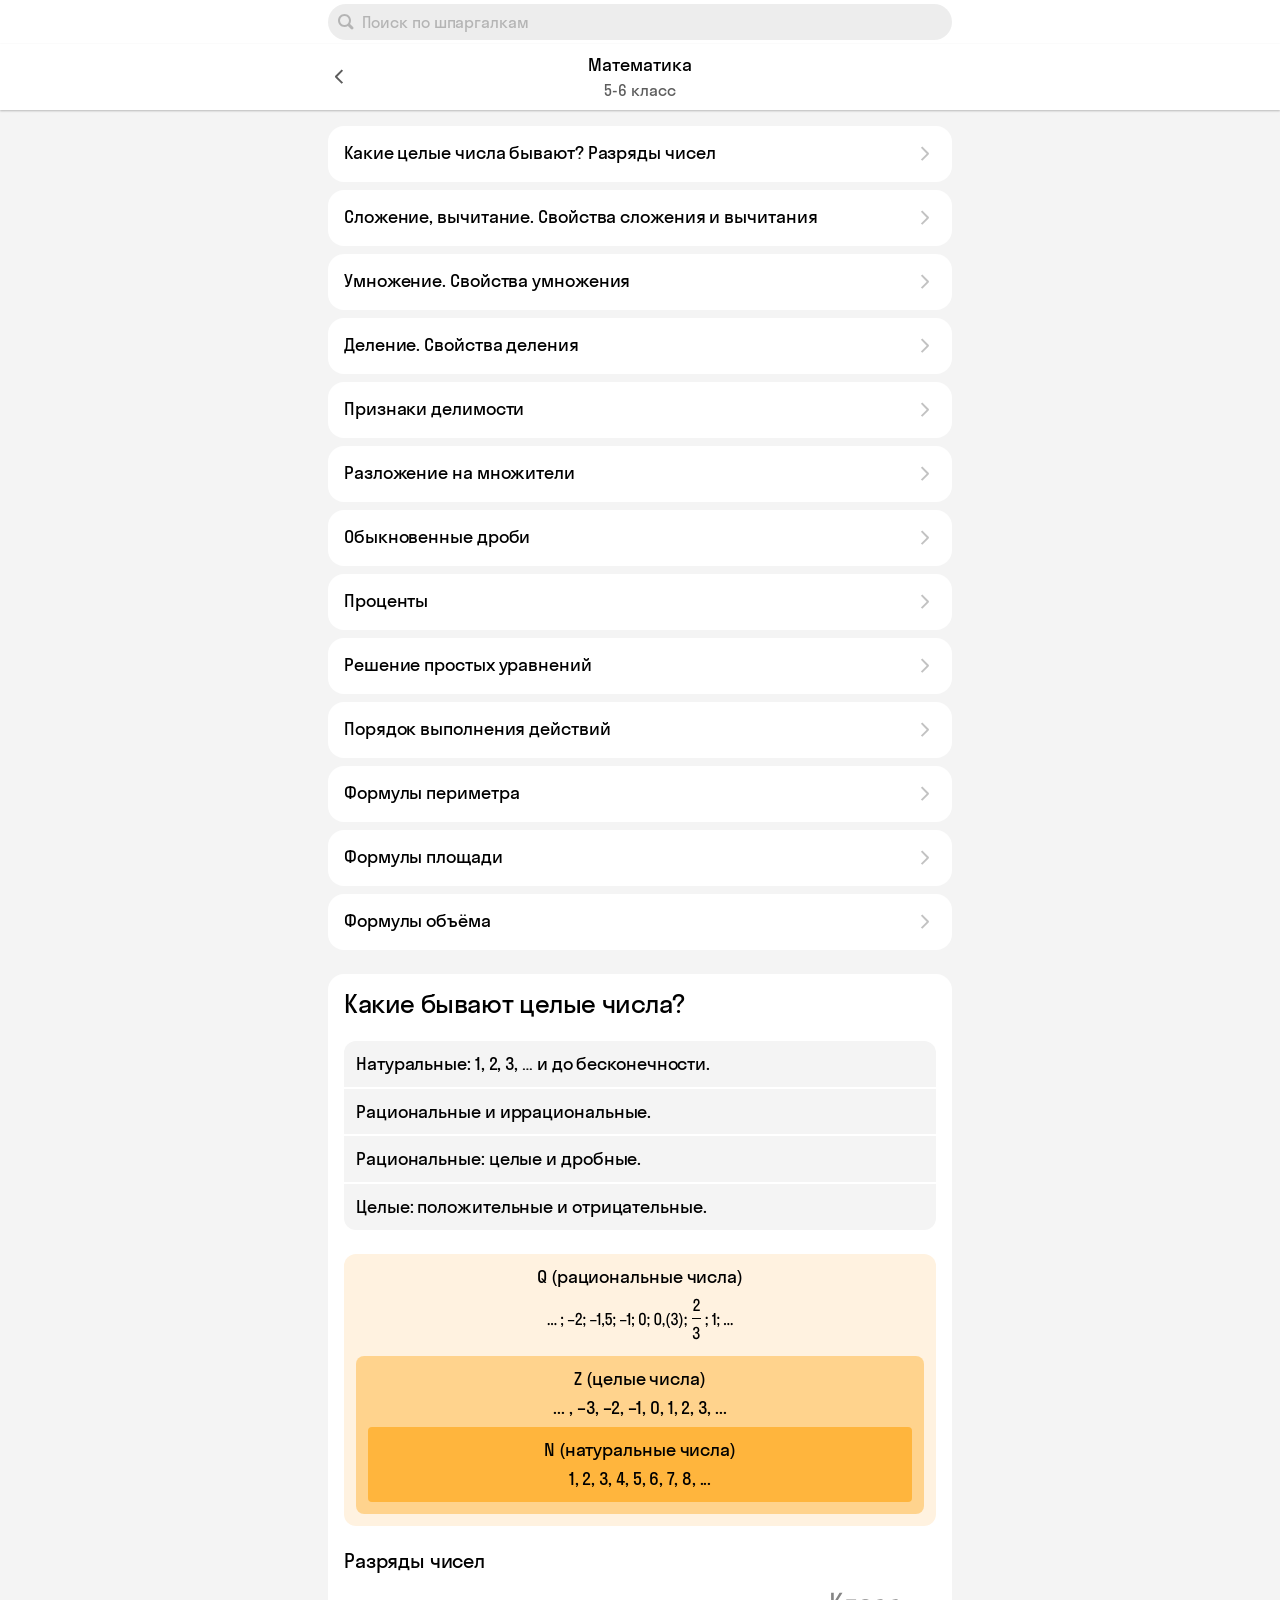
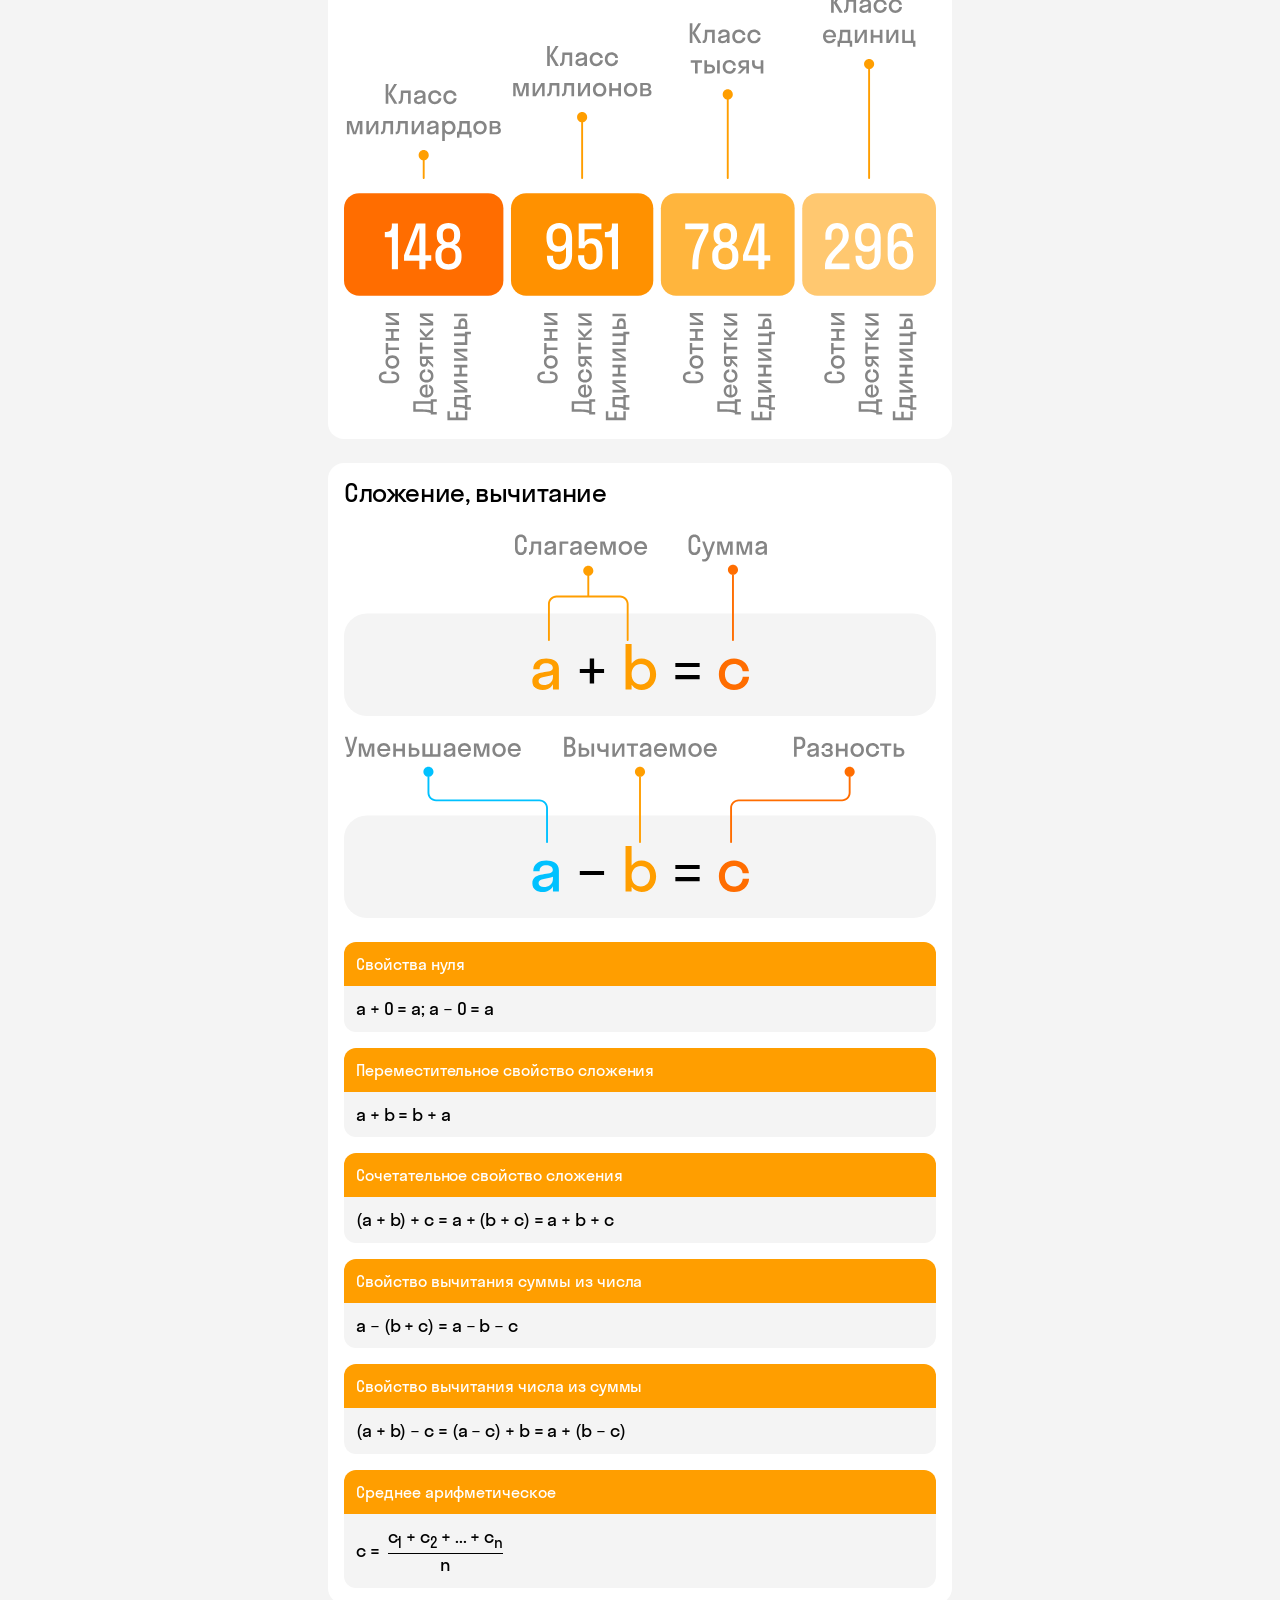
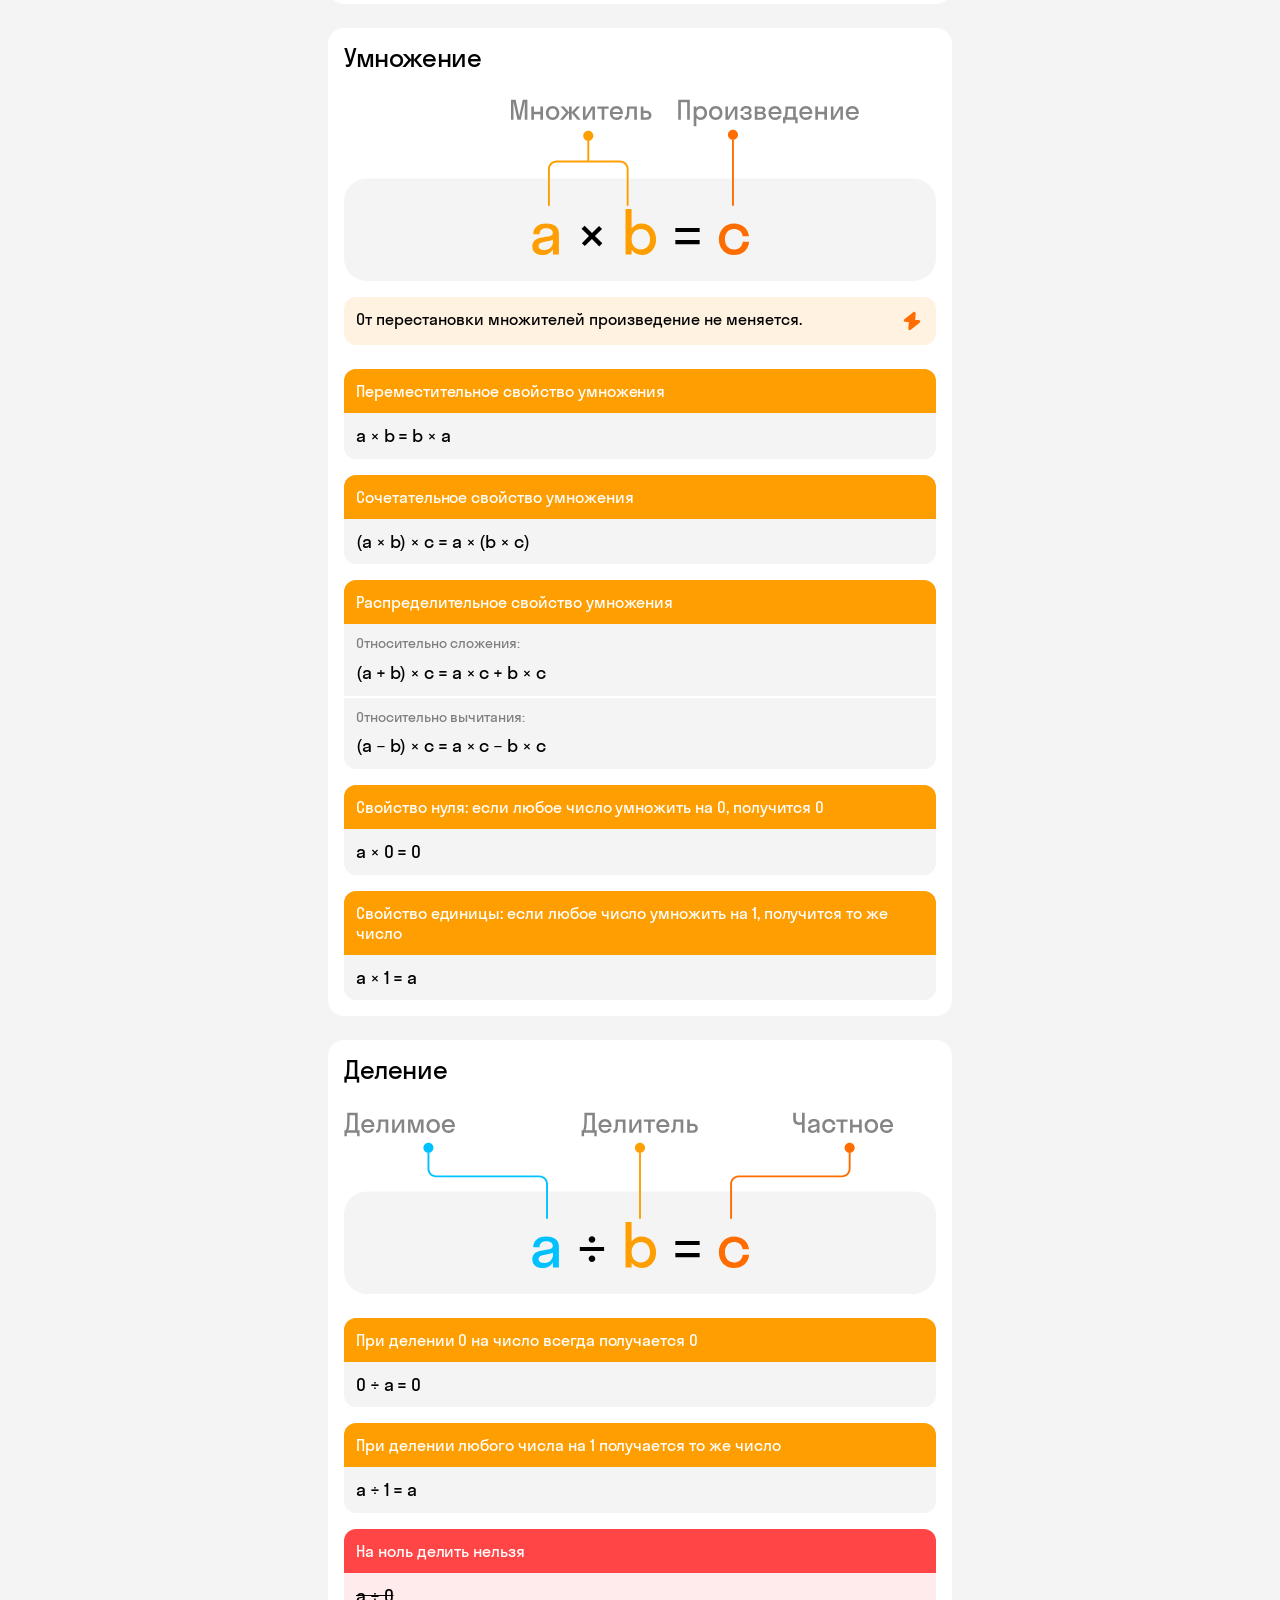
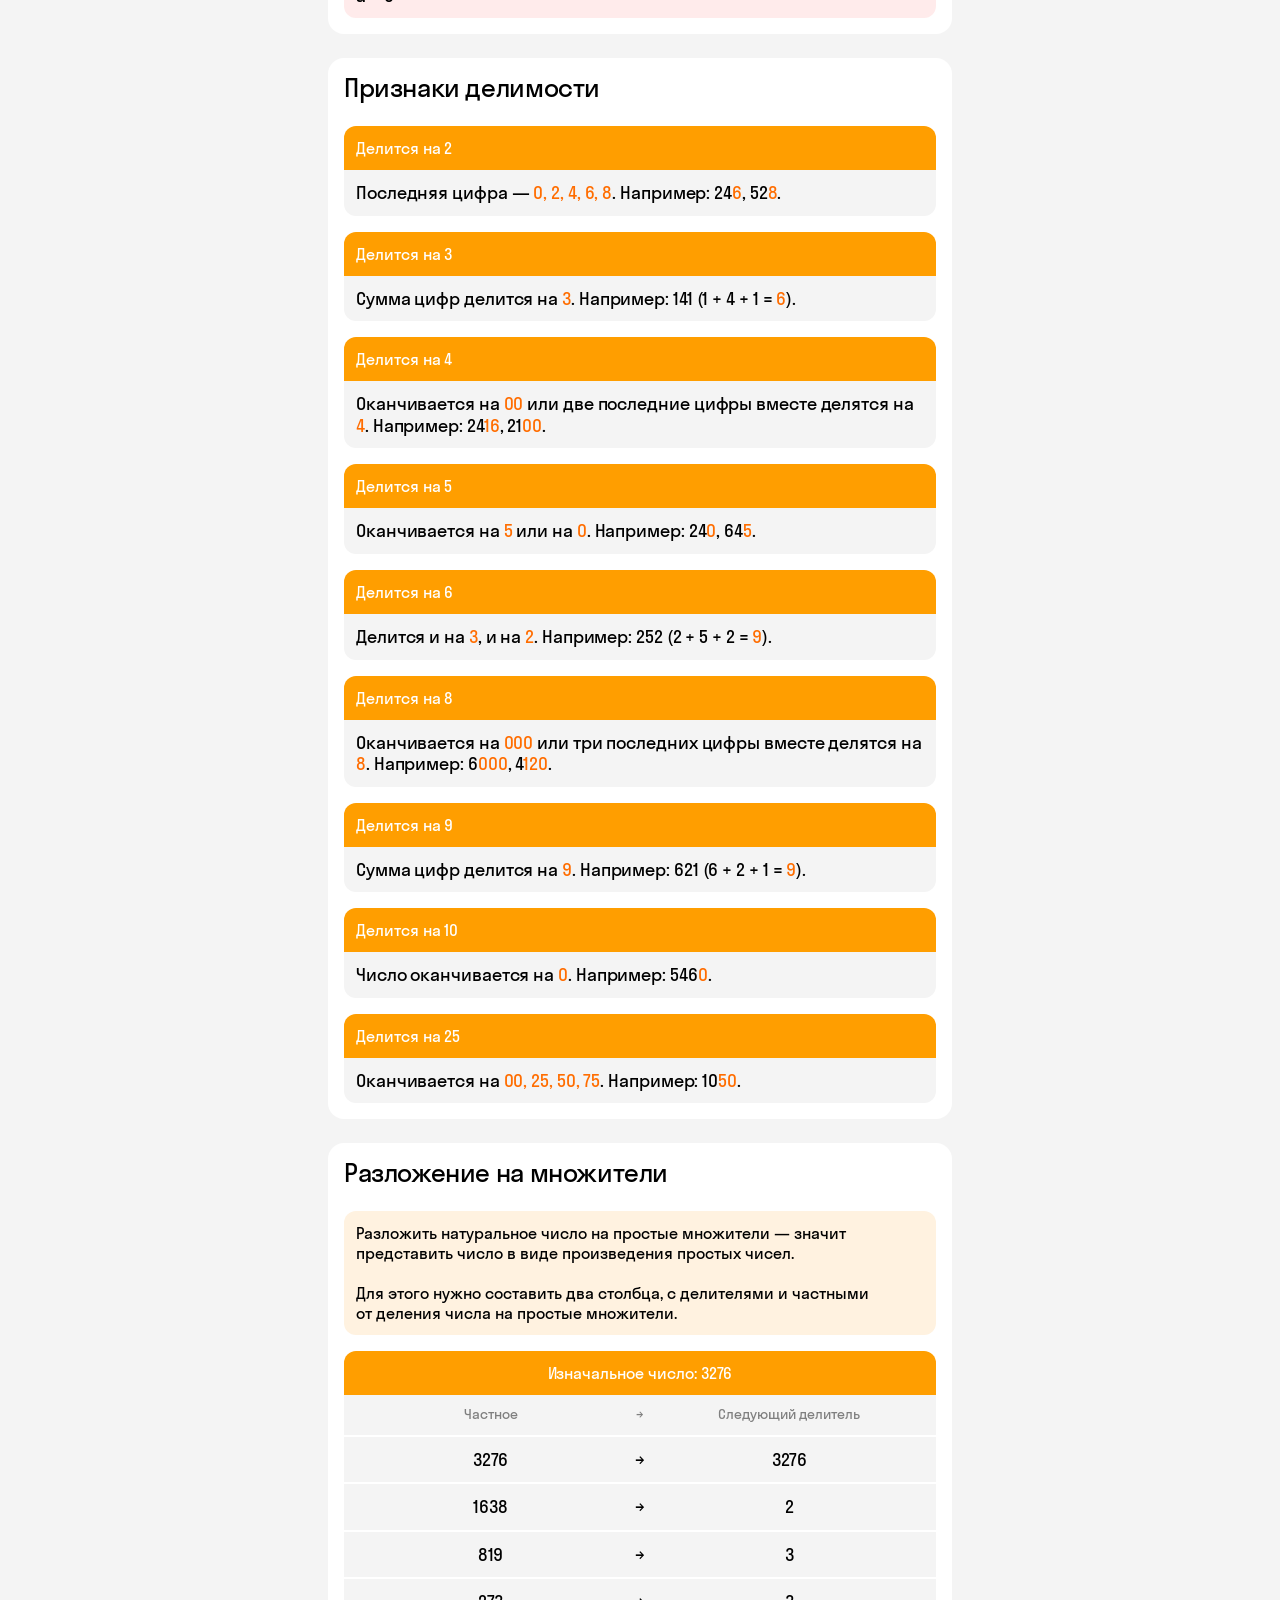
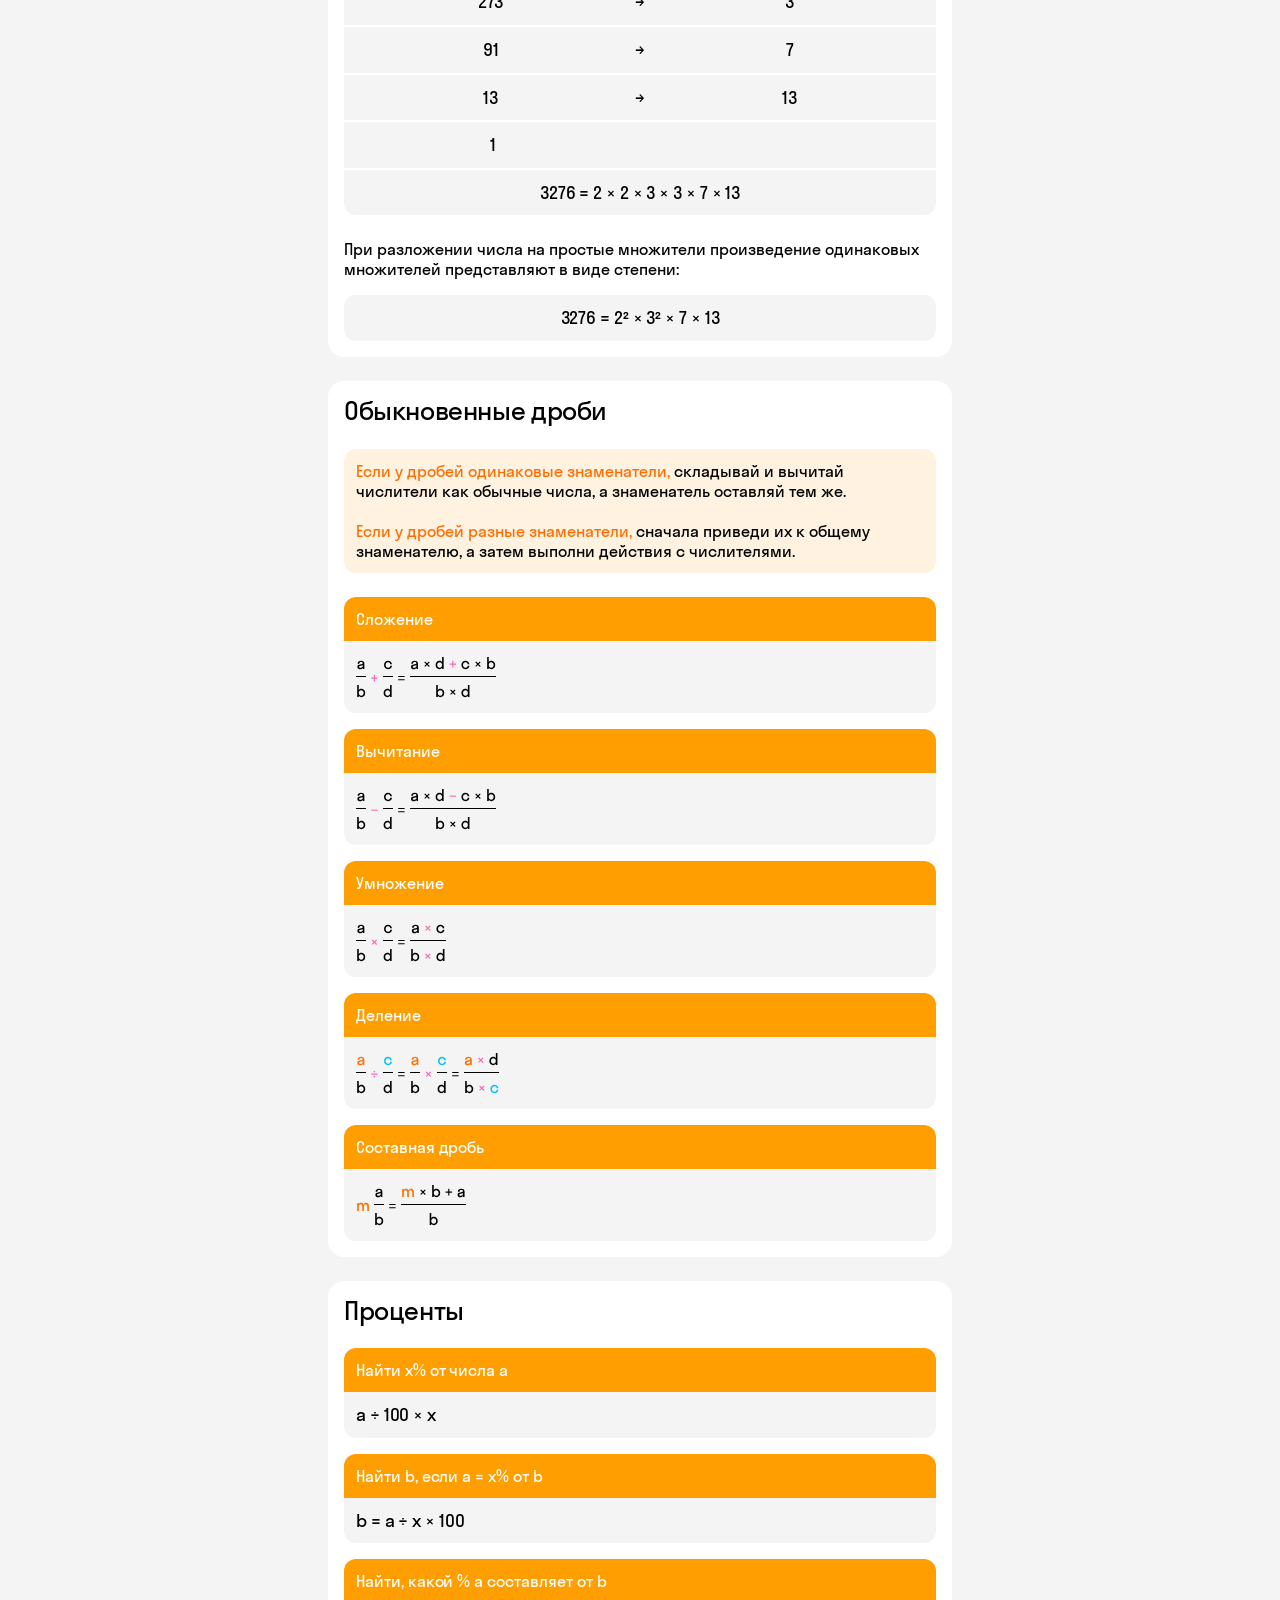
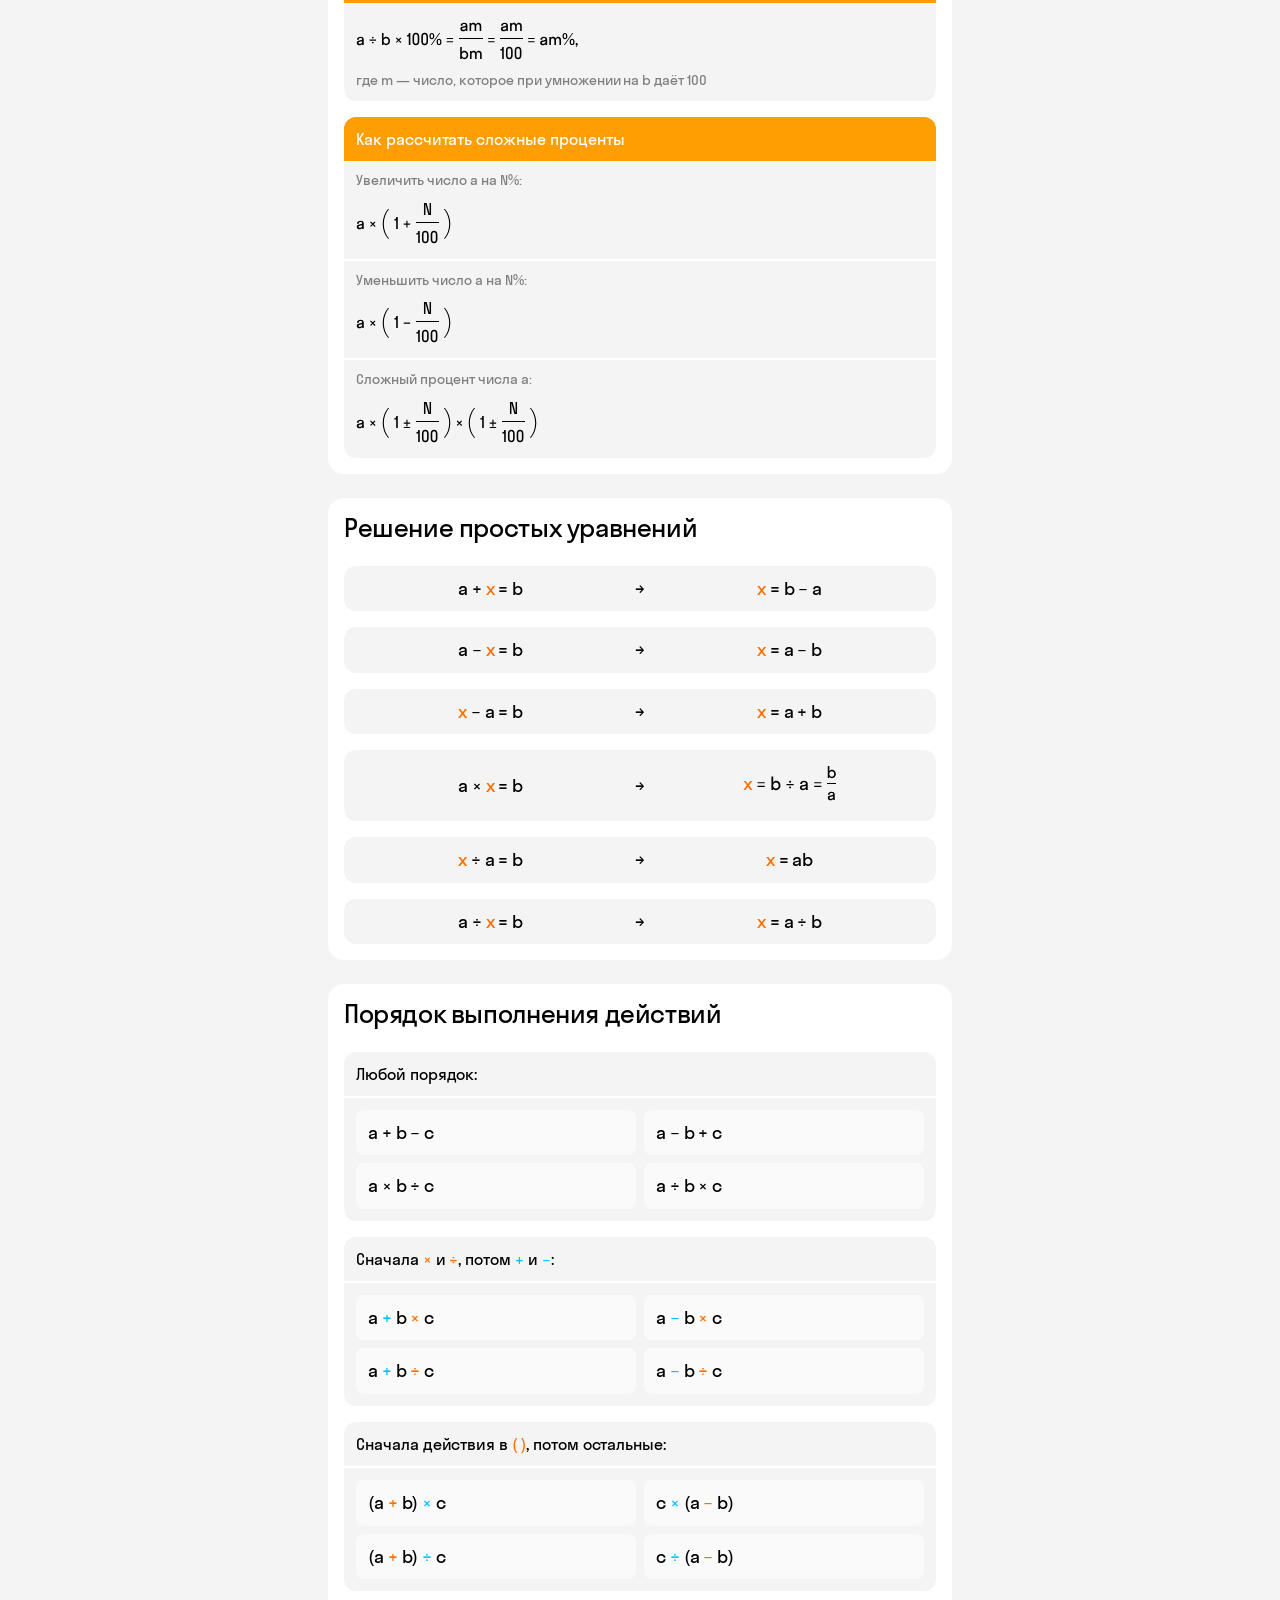
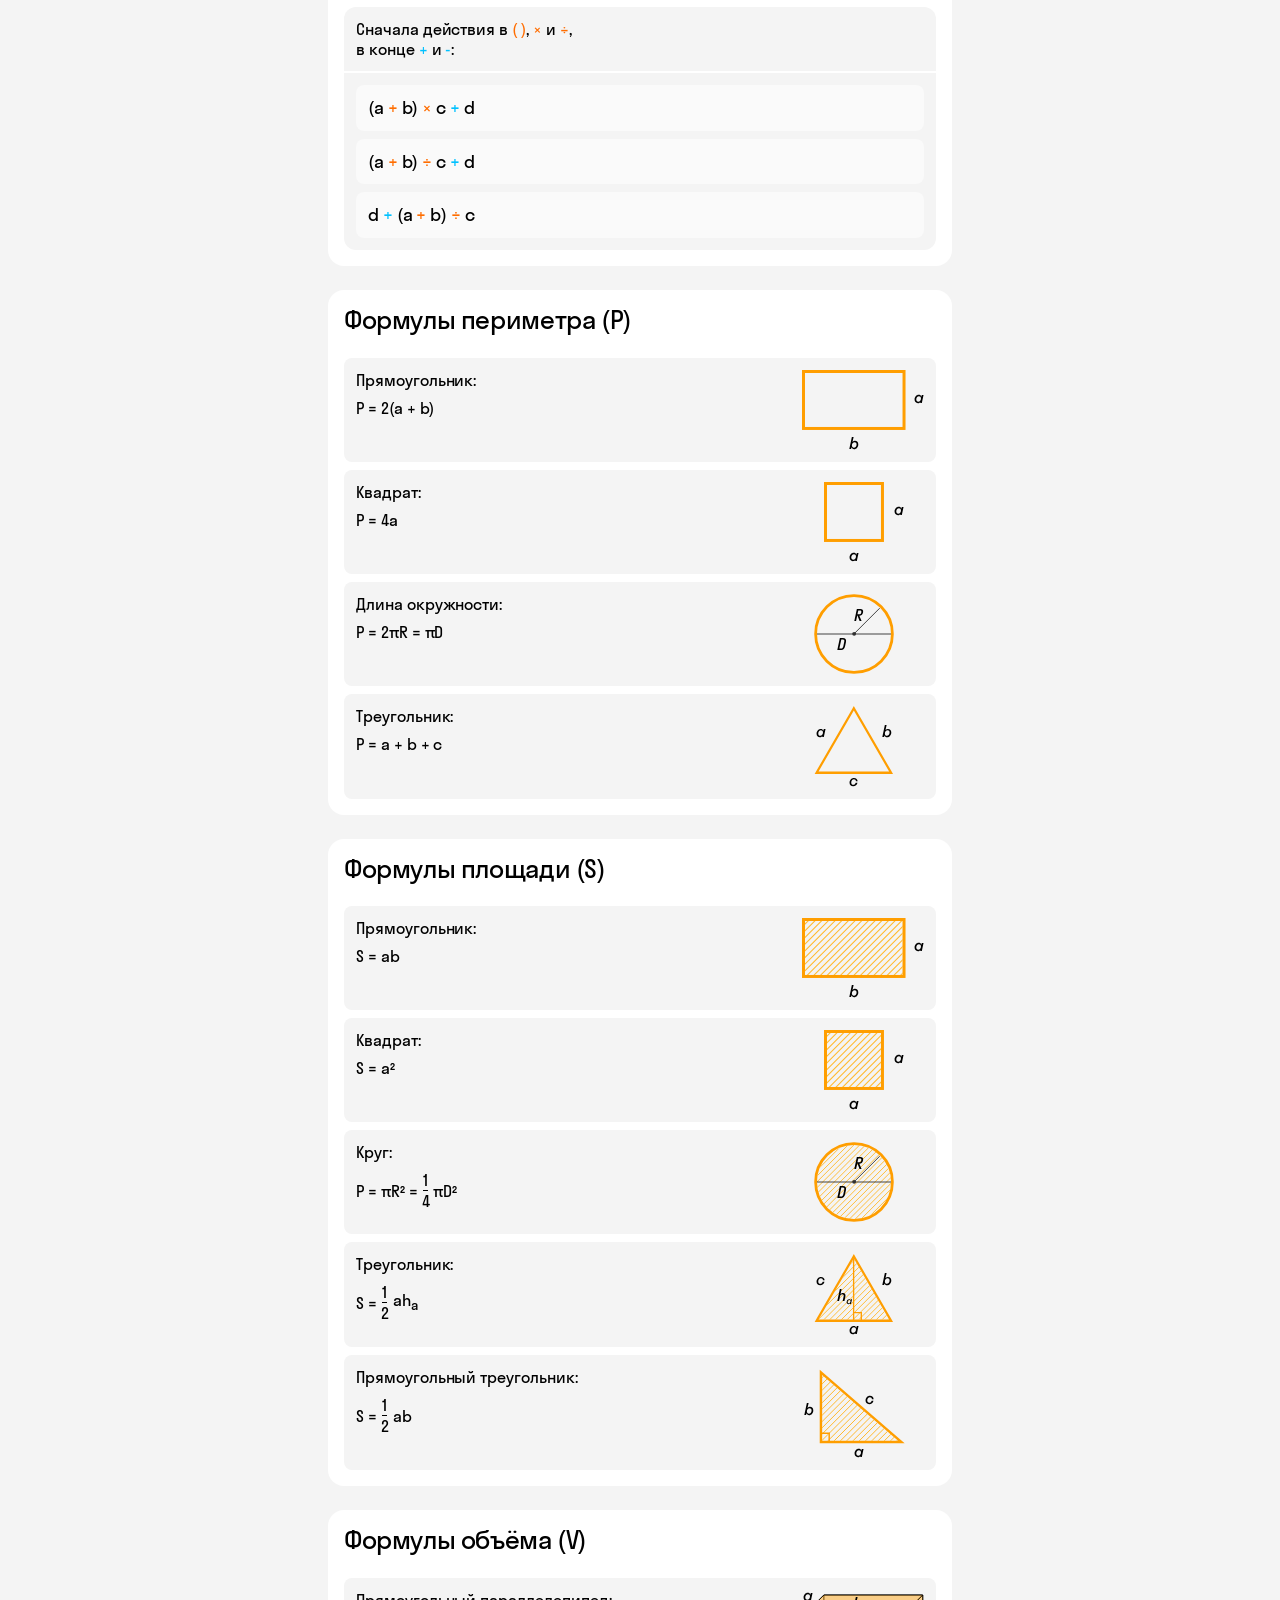
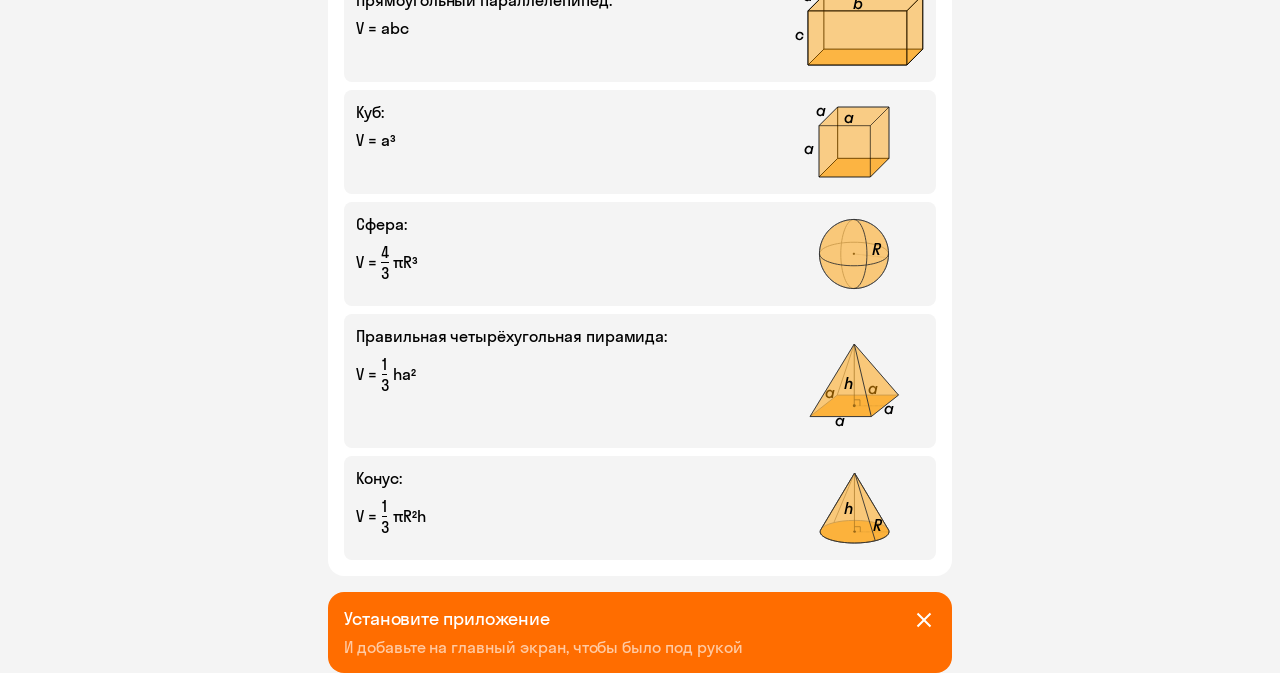
<file: pages/math-5-6.html>
<!doctype html>

<html lang="ru">
  <head>
    <meta charset="utf-8" />
    <meta content="width=device-width,initial-scale=1" name="viewport" />
    <meta content="#fff" name="theme-color" />
    <link href="../manifest.webmanifest" rel="manifest" />
    <link href="../css/global-styles.css" rel="stylesheet" />
    <link href="../css/search.css" rel="stylesheet" />
    <link href="../css/subject.css" rel="stylesheet" />
    <link href="../css/math.css" rel="stylesheet" />
    <title>Math56</title>
  </head>
  <body>
    <nav class="search-shell">
      <div class="search-box" id="search-box">
        <span aria-hidden="true" class="search-box__icon">
          <img src="../icons/zoom.svg" />
        </span>
        <input
          autocomplete="off"
          class="search-box__input font-s"
          id="site-search"
          placeholder="Поиск по шпаргалкам"
          type="search"
        />
        <button
          aria-label="Очистить поиск"
          class="search-box__clear"
          type="button"
        >
          <img src="../icons/close-circle-grey.svg" />
        </button>
        <div
          aria-live="polite"
          class="search-results"
          hidden=""
          id="search-results"
        ></div>
      </div>
    </nav>
    <header class="header header--subject">
      <div class="header__content">
        <a class="header__return-btn" href="../">
          <img src="../icons/arw-left.svg" />
        </a>
        <div class="header__text">
          <h1 class="header__title font-m">Математика</h1>
          <h2 class="header__subtitle font-s">5-6 класс</h2>
        </div>
        <div style="visibility: hidden"></div>
      </div>
    </header>
    <div aria-hidden="true" class="page-spacer"></div>
    <main>
      <section
        class="search-results"
        data-grade-band="5-6"
        data-page="math-5-6.html"
        data-subject-code="math"
        id="page-toc"
      ></section>
      <section class="cheats__list">
        <div class="cheats__item" id="integers-place-value">
          <h3 class="cheat__title font-xxl">Какие бывают целые числа?</h3>
          <div class="cheat__content">
            <section class="info-list">
              <div class="info-list__item info-list__item--with-dividers">
                <div class="info-list__example font-m">
                  Натуральные: 1, 2, 3, … и до бесконечности.
                </div>
                <div class="info-list__example font-m">
                  Рациональные и иррациональные.
                </div>
                <div class="info-list__example font-m">
                  Рациональные: целые и дробные.
                </div>
                <div class="info-list__example font-m">
                  Целые: положительные и отрицательные.
                </div>
              </div>
            </section>
          </div>
          <div class="cheat__content">
            <section class="info-list info-list--nested">
              <div class="info-list__item">
                <div class="info-list__example font-m">
                  <div class="info-list__part">Q (рациональные числа)</div>
                  <div class="info-list__part">
                    <svg
                      fill="none"
                      height="48"
                      viewBox="0 0 187 48"
                      width="187"
                      xmlns="http://www.w3.org/2000/svg"
                    >
                      <path
                        d="M1.696 30.16C1.088 30.16 0.64 29.696 0.64 29.104C0.64 28.496 1.088 28.032 1.696 28.032C2.336 28.032 2.768 28.496 2.768 29.104C2.768 29.696 2.336 30.16 1.696 30.16ZM5.05425 30.16C4.44625 30.16 3.99825 29.696 3.99825 29.104C3.99825 28.496 4.44625 28.032 5.05425 28.032C5.69425 28.032 6.12625 28.496 6.12625 29.104C6.12625 29.696 5.69425 30.16 5.05425 30.16ZM8.4125 30.16C7.8045 30.16 7.3565 29.696 7.3565 29.104C7.3565 28.496 7.8045 28.032 8.4125 28.032C9.0525 28.032 9.4845 28.496 9.4845 29.104C9.4845 29.696 9.0525 30.16 8.4125 30.16ZM15.0977 23.968C14.4897 23.968 14.0417 23.504 14.0417 22.912C14.0417 22.304 14.4897 21.84 15.0977 21.84C15.7377 21.84 16.1697 22.304 16.1697 22.912C16.1697 23.504 15.7377 23.968 15.0977 23.968ZM16.2017 29.232C16.2017 30.016 15.7537 31.056 15.0817 32.08H14.1697C14.6017 31.36 14.9217 30.752 15.0817 30.16C14.4737 30.144 14.0417 29.68 14.0417 29.104C14.0417 28.496 14.4897 28.032 15.1137 28.032C15.7217 28.032 16.2017 28.48 16.2017 29.232ZM27.287 26.144H20.887V25.056H27.287V26.144ZM34.8305 21.184C34.8305 24.496 30.7025 25.92 30.2865 28.528H34.9905V30H28.5585V29.2C28.5585 25.392 33.2305 24.112 33.2305 21.184C33.2305 19.856 32.6065 19.312 31.7585 19.312C30.8625 19.312 30.2545 19.824 30.2545 21.328V22.256H28.6545V21.2C28.6545 18.96 30.0305 17.84 31.7585 17.84C33.4545 17.84 34.8305 18.976 34.8305 21.184ZM37.312 23.968C36.704 23.968 36.256 23.504 36.256 22.912C36.256 22.304 36.704 21.84 37.312 21.84C37.952 21.84 38.384 22.304 38.384 22.912C38.384 23.504 37.952 23.968 37.312 23.968ZM38.416 29.232C38.416 30.016 37.968 31.056 37.296 32.08H36.384C36.816 31.36 37.136 30.752 37.296 30.16C36.688 30.144 36.256 29.68 36.256 29.104C36.256 28.496 36.704 28.032 37.328 28.032C37.936 28.032 38.416 28.48 38.416 29.232ZM49.5013 26.144H43.1013V25.056H49.5013V26.144ZM51.6324 18.544V18H53.2324V30H51.6324V21.584H49.7764V20.24H50.1604C51.2004 20.24 51.6324 19.744 51.6324 18.544ZM57.1615 29.232C57.1615 30.016 56.7135 31.056 56.0415 32.08H55.1295C55.5615 31.36 55.8815 30.752 56.0415 30.16C55.4335 30.144 55.0015 29.68 55.0015 29.104C55.0015 28.496 55.4495 28.032 56.0735 28.032C56.6815 28.032 57.1615 28.48 57.1615 29.232ZM60.1837 19.472V22.864C60.5837 22.24 61.2557 21.84 62.1357 21.84C63.9597 21.84 64.9197 23.04 64.9197 25.328V26.608C64.9197 28.96 63.4957 30.16 61.7197 30.16C59.9117 30.16 58.4877 28.992 58.4877 26.8V26.352H60.0877V26.544C60.0877 28.064 60.7117 28.688 61.7197 28.688C62.6637 28.688 63.3197 28.048 63.3197 26.608V25.424C63.3197 23.84 62.6797 23.248 61.7197 23.248C60.7597 23.248 60.2957 23.824 60.1837 24.48H58.6477V18H64.6317V19.472H60.1837ZM67.2428 23.968C66.6348 23.968 66.1868 23.504 66.1868 22.912C66.1868 22.304 66.6348 21.84 67.2428 21.84C67.8828 21.84 68.3148 22.304 68.3148 22.912C68.3148 23.504 67.8828 23.968 67.2428 23.968ZM68.3468 29.232C68.3468 30.016 67.8988 31.056 67.2268 32.08H66.3148C66.7468 31.36 67.0668 30.752 67.2268 30.16C66.6188 30.144 66.1868 29.68 66.1868 29.104C66.1868 28.496 66.6348 28.032 67.2588 28.032C67.8668 28.032 68.3468 28.48 68.3468 29.232ZM79.432 26.144H73.032V25.056H79.432V26.144ZM81.5631 18.544V18H83.1631V30H81.5631V21.584H79.7071V20.24H80.0911C81.1311 20.24 81.5631 19.744 81.5631 18.544ZM85.9883 23.968C85.3803 23.968 84.9323 23.504 84.9323 22.912C84.9323 22.304 85.3803 21.84 85.9883 21.84C86.6283 21.84 87.0603 22.304 87.0603 22.912C87.0603 23.504 86.6283 23.968 85.9883 23.968ZM87.0923 29.232C87.0923 30.016 86.6443 31.056 85.9723 32.08H85.0603C85.4923 31.36 85.8123 30.752 85.9723 30.16C85.3643 30.144 84.9323 29.68 84.9323 29.104C84.9323 28.496 85.3803 28.032 86.0043 28.032C86.6123 28.032 87.0923 28.48 87.0923 29.232ZM95.3775 30.16C93.2815 30.16 92.0015 28.864 92.0015 26.224V21.776C92.0015 19.152 93.2815 17.84 95.3775 17.84C97.4895 17.84 98.7535 19.152 98.7535 21.776V26.224C98.7535 28.864 97.4895 30.16 95.3775 30.16ZM95.3775 28.688C96.4815 28.688 97.1535 28.032 97.1535 26.224V21.776C97.1535 19.984 96.4815 19.312 95.3775 19.312C94.2735 19.312 93.6015 19.984 93.6015 21.776V26.224C93.6015 28.032 94.2575 28.688 95.3775 28.688ZM101.422 23.968C100.814 23.968 100.366 23.504 100.366 22.912C100.366 22.304 100.814 21.84 101.422 21.84C102.062 21.84 102.494 22.304 102.494 22.912C102.494 23.504 102.062 23.968 101.422 23.968ZM102.526 29.232C102.526 30.016 102.078 31.056 101.406 32.08H100.494C100.926 31.36 101.246 30.752 101.406 30.16C100.798 30.144 100.366 29.68 100.366 29.104C100.366 28.496 100.814 28.032 101.438 28.032C102.046 28.032 102.526 28.48 102.526 29.232ZM110.812 30.16C108.716 30.16 107.436 28.864 107.436 26.224V21.776C107.436 19.152 108.716 17.84 110.812 17.84C112.924 17.84 114.188 19.152 114.188 21.776V26.224C114.188 28.864 112.924 30.16 110.812 30.16ZM110.812 28.688C111.916 28.688 112.588 28.032 112.588 26.224V21.776C112.588 19.984 111.916 19.312 110.812 19.312C109.708 19.312 109.036 19.984 109.036 21.776V26.224C109.036 28.032 109.692 28.688 110.812 28.688ZM117.648 29.232C117.648 30.016 117.2 31.056 116.528 32.08H115.616C116.048 31.36 116.368 30.752 116.528 30.16C115.92 30.144 115.488 29.68 115.488 29.104C115.488 28.496 115.936 28.032 116.56 28.032C117.168 28.032 117.648 28.48 117.648 29.232ZM119.43 25.44C119.43 22.64 120.294 20.128 121.894 18H123.238C121.67 20.096 120.902 22.64 120.902 25.44C120.902 28.24 121.67 30.784 123.238 32.88H121.894C120.294 30.752 119.43 28.24 119.43 25.44ZM127.523 24.624H126.627V23.024H127.523C128.419 23.024 128.979 22.528 128.979 21.344V20.864C128.979 19.76 128.387 19.312 127.523 19.312C126.659 19.312 126.035 19.76 126.035 20.832V21.264H124.435V20.688C124.435 18.832 125.811 17.84 127.523 17.84C129.203 17.84 130.579 18.848 130.579 20.72V21.296C130.579 22.432 130.019 23.232 129.171 23.664C130.211 24.096 130.899 24.976 130.899 26.272V26.976C130.899 29.04 129.395 30.16 127.523 30.16C125.635 30.16 124.115 29.04 124.115 26.944V26.24H125.715V26.8C125.715 28.112 126.435 28.688 127.523 28.688C128.611 28.688 129.299 28.128 129.299 26.832V26.48C129.299 25.152 128.611 24.624 127.523 24.624ZM135.452 25.44C135.452 28.24 134.588 30.752 132.988 32.88H131.644C133.212 30.784 133.98 28.24 133.98 25.44C133.98 22.64 133.212 20.096 131.644 18H132.988C134.588 20.128 135.452 22.64 135.452 25.44ZM138.633 23.968C138.025 23.968 137.577 23.504 137.577 22.912C137.577 22.304 138.025 21.84 138.633 21.84C139.273 21.84 139.705 22.304 139.705 22.912C139.705 23.504 139.273 23.968 138.633 23.968ZM139.737 29.232C139.737 30.016 139.289 31.056 138.617 32.08H137.705C138.137 31.36 138.457 30.752 138.617 30.16C138.009 30.144 137.577 29.68 137.577 29.104C137.577 28.496 138.025 28.032 138.649 28.032C139.257 28.032 139.737 28.48 139.737 29.232Z"
                        fill="black"
                      ></path>
                      <path
                        d="M152.635 7.184C152.635 10.496 148.507 11.92 148.091 14.528H152.795V16H146.363V15.2C146.363 11.392 151.035 10.112 151.035 7.184C151.035 5.856 150.411 5.312 149.563 5.312C148.667 5.312 148.059 5.824 148.059 7.328V8.256H146.459V7.2C146.459 4.96 147.835 3.84 149.563 3.84C151.259 3.84 152.635 4.976 152.635 7.184Z"
                        fill="black"
                      ></path>
                      <line
                        stroke="black"
                        x1="145"
                        x2="154"
                        y1="23.5"
                        y2="23.5"
                      ></line>
                      <path
                        d="M149.24 38.624H148.344V37.024H149.24C150.136 37.024 150.696 36.528 150.696 35.344V34.864C150.696 33.76 150.104 33.312 149.24 33.312C148.376 33.312 147.752 33.76 147.752 34.832V35.264H146.152V34.688C146.152 32.832 147.528 31.84 149.24 31.84C150.92 31.84 152.296 32.848 152.296 34.72V35.296C152.296 36.432 151.736 37.232 150.888 37.664C151.928 38.096 152.616 38.976 152.616 40.272V40.976C152.616 43.04 151.112 44.16 149.24 44.16C147.352 44.16 145.832 43.04 145.832 40.944V40.24H147.432V40.8C147.432 42.112 148.152 42.688 149.24 42.688C150.328 42.688 151.016 42.128 151.016 40.832V40.48C151.016 39.152 150.328 38.624 149.24 38.624Z"
                        fill="black"
                      ></path>
                      <path
                        d="M159.696 23.968C159.088 23.968 158.64 23.504 158.64 22.912C158.64 22.304 159.088 21.84 159.696 21.84C160.336 21.84 160.768 22.304 160.768 22.912C160.768 23.504 160.336 23.968 159.696 23.968ZM160.8 29.232C160.8 30.016 160.352 31.056 159.68 32.08H158.768C159.2 31.36 159.52 30.752 159.68 30.16C159.072 30.144 158.64 29.68 158.64 29.104C158.64 28.496 159.088 28.032 159.712 28.032C160.32 28.032 160.8 28.48 160.8 29.232ZM166.861 18.544V18H168.461V30H166.861V21.584H165.005V20.24H165.389C166.429 20.24 166.861 19.744 166.861 18.544ZM171.286 23.968C170.678 23.968 170.23 23.504 170.23 22.912C170.23 22.304 170.678 21.84 171.286 21.84C171.926 21.84 172.358 22.304 172.358 22.912C172.358 23.504 171.926 23.968 171.286 23.968ZM172.39 29.232C172.39 30.016 171.942 31.056 171.27 32.08H170.358C170.79 31.36 171.11 30.752 171.27 30.16C170.662 30.144 170.23 29.68 170.23 29.104C170.23 28.496 170.678 28.032 171.302 28.032C171.91 28.032 172.39 28.48 172.39 29.232ZM177.972 30.16C177.364 30.16 176.916 29.696 176.916 29.104C176.916 28.496 177.364 28.032 177.972 28.032C178.612 28.032 179.044 28.496 179.044 29.104C179.044 29.696 178.612 30.16 177.972 30.16ZM181.33 30.16C180.722 30.16 180.274 29.696 180.274 29.104C180.274 28.496 180.722 28.032 181.33 28.032C181.97 28.032 182.402 28.496 182.402 29.104C182.402 29.696 181.97 30.16 181.33 30.16ZM184.688 30.16C184.08 30.16 183.632 29.696 183.632 29.104C183.632 28.496 184.08 28.032 184.688 28.032C185.328 28.032 185.76 28.496 185.76 29.104C185.76 29.696 185.328 30.16 184.688 30.16Z"
                        fill="black"
                      ></path>
                    </svg>
                  </div>
                  <div class="info-list__example font-m">
                    <div class="info-list__part">Z (целые числа)</div>
                    <div class="info-list__part">
                      ... , –3, –2, –1, 0, 1, 2, 3, ...
                    </div>
                    <div class="info-list__example font-m">
                      <div class="info-list__part">N (натуральные числа)</div>
                      <div class="info-list__part">
                        1, 2, 3, 4, 5, 6, 7, 8, ...
                      </div>
                    </div>
                  </div>
                </div>
              </div>
            </section>
          </div>
          <div class="cheat__content">
            <h4 class="cheat__content-title font-l">Разряды чисел</h4>
            <img
              class="cheat__media cheat__media--full"
              src="../imgs/pvas__place-value.svg"
            />
          </div>
        </div>
        <div class="cheats__item" id="add-subtract">
          <h3 class="cheat__title font-xxl">Сложение, вычитание</h3>
          <div class="cheat__media-group">
            <img
              class="cheat__media cheat__media--full"
              src="../imgs/pvas__add.svg"
            /><img
              class="cheat__media cheat__media--full"
              src="../imgs/pvas__substract.svg"
            />
          </div>

          <section class="info-list">
            <div class="info-list__item">
              <div class="info-list__name font-s">Свойства нуля</div>
              <div class="info-list__example font-m">a + 0 = a; a − 0 = a</div>
            </div>
            <div class="info-list__item">
              <div class="info-list__name font-s">
                Переместительное свойство сложения
              </div>
              <div class="info-list__example font-m">a + b = b + a</div>
            </div>
            <div class="info-list__item">
              <div class="info-list__name font-s">
                Сочетательное свойство сложения
              </div>
              <div class="info-list__example font-m">
                (a + b) + с = a + (b + c) = a + b + c
              </div>
            </div>
            <div class="info-list__item">
              <div class="info-list__name font-s">
                Свойство вычитания суммы из числа
              </div>
              <div class="info-list__example font-m">
                a − (b + c) = a − b − c
              </div>
            </div>
            <div class="info-list__item">
              <div class="info-list__name font-s">
                Свойство вычитания числа из суммы
              </div>
              <div class="info-list__example font-m">
                (a + b) − c = (a − c) + b = a + (b − c)
              </div>
            </div>
            <div class="info-list__item">
              <div class="info-list__name font-s">Среднее арифметическое</div>
              <div class="info-list__example font-m">
                <div class="formula">
                  <span class="formula__label">c =  </span>
                  <div class="formula__fraction">
                    <div class="formula__numerator">
                      c<sub>1</sub> + c<sub>2</sub> + ... + c<sub>n</sub>
                    </div>
                    <div class="formula__denominator">n</div>
                  </div>
                </div>
              </div>
            </div>
          </section>
        </div>
        <div class="cheats__item" id="multiplication">
          <h3 class="cheat__title font-xxl">Умножение</h3>
          <div class="cheat__content cheat__content--stack-24">
            <div class="cheat__section">
              <img
                class="cheat__media cheat__media--full"
                src="../imgs/multiplication.svg"
              />
              <div class="note">
                <div class="note__text">
                  От перестановки множителей произведение не меняется.
                </div>
                <img src="../icons/lightning.svg" />
              </div>
            </div>
            <section class="info-list">
              <div class="info-list__item">
                <div class="info-list__name font-s">
                  Переместительное свойство умножения
                </div>
                <div class="info-list__example font-m">a × b = b × a</div>
              </div>
              <div class="info-list__item">
                <div class="info-list__name font-s">
                  Сочетательное свойство умножения
                </div>
                <div class="info-list__example font-m">
                  (a × b) × c = a × (b × c)
                </div>
              </div>
              <div class="info-list__item">
                <div class="info-list__name font-s">
                  Распределительное свойство умножения
                </div>
                <div class="info-list__example font-m">
                  <span class="info-list__label font-xs"
                    >Относительно сложения:</span
                  >
                  (a + b) × c = a × c + b × c
                </div>
                <div class="info-list__example font-m">
                  <span class="info-list__label font-xs"
                    >Относительно вычитания:</span
                  >
                  (a − b) × c = a × c − b × c
                </div>
              </div>
              <div class="info-list__item">
                <div class="info-list__name font-s">
                  Свойство нуля: если любое число умножить на 0, получится 0
                </div>
                <div class="info-list__example font-m">а × 0 = 0</div>
              </div>
              <div class="info-list__item">
                <div class="info-list__name font-s">
                  Свойство единицы: если любое число умножить на 1, получится то
                  же число
                </div>
                <div class="info-list__example font-m">а × 1 = a</div>
              </div>
            </section>
          </div>
        </div>
        <div class="cheats__item" id="division">
          <h3 class="cheat__title font-xxl">Деление</h3>
          <div class="cheat__content cheat__content--stack-24">
            <div class="cheat__media-group">
              <img
                class="cheat__media cheat__media--full"
                src="../imgs/division.svg"
              />
            </div>
            <section class="info-list">
              <div class="info-list__item">
                <div class="info-list__name font-s">
                  При делении 0 на число всегда получается 0
                </div>
                <div class="info-list__example font-m">0 ÷ a = 0</div>
              </div>
              <div class="info-list__item">
                <div class="info-list__name font-s">
                  При делении любого числа на 1 получается то же число
                </div>
                <div class="info-list__example font-m">a ÷ 1 = a</div>
              </div>
              <div class="info-list__item info-list__item--negative">
                <div class="info-list__name font-s">На ноль делить нельзя</div>
                <div
                  class="info-list__example font-m"
                  style="text-decoration: line-through"
                >
                  а ÷ 0
                </div>
              </div>
            </section>
          </div>
        </div>
        <div class="cheats__item" id="divisibility">
          <h3 class="cheat__title font-xxl">Признаки делимости</h3>
          <div class="cheat__content">
            <section class="info-list">
              <div class="info-list__item">
                <div class="info-list__name font-s">Делится на 2</div>
                <div class="info-list__example font-m">
                  Последняя цифра —
                  <span style="color: var(--orange90)">0, 2, 4, 6, 8</span>.
                  Например: 24<span style="color: var(--orange90)">6</span>,
                  52<span style="color: var(--orange90)">8</span>.
                </div>
              </div>
              <div class="info-list__item">
                <div class="info-list__name font-s">Делится на 3</div>
                <div class="info-list__example font-m">
                  Сумма цифр делится на
                  <span style="color: var(--orange90)">3</span>. Например: 141
                  (1 + 4 + 1 = <span style="color: var(--orange90)">6</span>).
                </div>
              </div>
              <div class="info-list__item">
                <div class="info-list__name font-s">Делится на 4</div>
                <div class="info-list__example font-m">
                  Оканчивается на
                  <span style="color: var(--orange90)">00</span> или две
                  последние цифры вместе делятся на
                  <span style="color: var(--orange90)">4</span>. Например:
                  24<span style="color: var(--orange90)">16</span>, 21<span
                    style="color: var(--orange90)"
                    >00</span
                  >.
                </div>
              </div>
              <div class="info-list__item">
                <div class="info-list__name font-s">Делится на 5</div>
                <div class="info-list__example font-m">
                  Оканчивается на
                  <span style="color: var(--orange90)">5</span> или на
                  <span style="color: var(--orange90)">0</span>. Например:
                  24<span style="color: var(--orange90)">0</span>, 64<span
                    style="color: var(--orange90)"
                    >5</span
                  >.
                </div>
              </div>
              <div class="info-list__item">
                <div class="info-list__name font-s">Делится на 6</div>
                <div class="info-list__example font-m">
                  Делится и на <span style="color: var(--orange90)">3</span>, и
                  на <span style="color: var(--orange90)">2</span>. Например:
                  252 (2 + 5 + 2 =
                  <span style="color: var(--orange90)">9</span>).
                </div>
              </div>
              <div class="info-list__item">
                <div class="info-list__name font-s">Делится на 8</div>
                <div class="info-list__example font-m">
                  Оканчивается на
                  <span style="color: var(--orange90)">000</span> или три
                  последних цифры вместе делятся на
                  <span style="color: var(--orange90)">8</span>. Например:
                  6<span style="color: var(--orange90)">000</span>, 4<span
                    style="color: var(--orange90)"
                    >120</span
                  >.
                </div>
              </div>
              <div class="info-list__item">
                <div class="info-list__name font-s">Делится на 9</div>
                <div class="info-list__example font-m">
                  Сумма цифр делится на
                  <span style="color: var(--orange90)">9</span>. Например: 621
                  (6 + 2 + 1 = <span style="color: var(--orange90)">9</span>).
                </div>
              </div>
              <div class="info-list__item">
                <div class="info-list__name font-s">Делится на 10</div>
                <div class="info-list__example font-m">
                  Число оканчивается на
                  <span style="color: var(--orange90)">0</span>. Например:
                  546<span style="color: var(--orange90)">0</span>.
                </div>
              </div>
              <div class="info-list__item">
                <div class="info-list__name font-s">Делится на 25</div>
                <div class="info-list__example font-m">
                  Оканчивается на
                  <span style="color: var(--orange90)">00, 25, 50, 75</span>.
                  Например: 10<span style="color: var(--orange90)">50</span>.
                </div>
              </div>
            </section>
          </div>
        </div>
        <div class="cheats__item" id="factorization">
          <h3 class="cheat__title font-xxl">Разложение на множители</h3>
          <div class="cheat__content">
            <div class="note">
              <div class="note__text">
                Разложить натуральное число на&nbsp;простые
                множители&nbsp;&mdash; значит представить число в&nbsp;виде
                произведения простых чисел.<br /><br />
                Для этого нужно составить два столбца, с&nbsp;делителями
                и&nbsp;частными от&nbsp;деления числа на&nbsp;простые множители.
              </div>
            </div>
            <section class="info-list">
              <div class="info-list__item">
                <div class="info-list__name font-s">
                  Изначальное число: 3276
                </div>
                <div class="info-list__example font-m">
                  <span class="info-list__label font-xs">Частное</span>
                  <span class="info-list__label font-xs">→</span>
                  <span class="info-list__label font-xs"
                    >Следующий делитель</span
                  >
                </div>
                <div class="info-list__example font-m">
                  <div class="info-list__part">3276</div>
                  <div class="info-list__part">→</div>
                  <div class="info-list__part">3276</div>
                </div>
                <div class="info-list__example font-m">
                  <div class="info-list__part">1638</div>
                  <div class="info-list__part">→</div>
                  <div class="info-list__part">2</div>
                </div>
                <div class="info-list__example font-m">
                  <div class="info-list__part">819</div>
                  <div class="info-list__part">→</div>
                  <div class="info-list__part">3</div>
                </div>
                <div class="info-list__example font-m">
                  <div class="info-list__part">273</div>
                  <div class="info-list__part">→</div>
                  <div class="info-list__part">3</div>
                </div>
                <div class="info-list__example font-m">
                  <div class="info-list__part">91</div>
                  <div class="info-list__part">→</div>
                  <div class="info-list__part">7</div>
                </div>
                <div class="info-list__example font-m">
                  <div class="info-list__part">13</div>
                  <div class="info-list__part">→</div>
                  <div class="info-list__part">13</div>
                </div>
                <div class="info-list__example font-m">1</div>
                <div
                  class="info-list__example info-list__example--single font-m"
                >
                  3276 = 2 × 2 × 3 × 3 × 7 × 13
                </div>
              </div>
            </section>
          </div>
          <div class="cheat__content">
            При разложении числа на простые множители произведение одинаковых
            множителей представляют в виде степени:

            <section class="info-list">
              <div class="info-list__item">
                <div
                  class="info-list__example info-list__example--single font-m"
                >
                  3276 = 2² × 3² × 7 × 13
                </div>
              </div>
            </section>
          </div>
        </div>
        <div class="cheats__item" id="fractions">
          <h3 class="cheat__title font-xxl">Обыкновенные дроби</h3>
          <div class="cheat__content cheat__content--stack-24">
            <div class="note">
              <div class="note__text">
                <span style="color: var(--orange90)"
                  >Если у дробей одинаковые знаменатели,</span
                >
                складывай и вычитай числители как обычные числа, а знаменатель
                оставляй тем же. <br /><br />
                <span style="color: var(--orange90)"
                  >Если у дробей разные знаменатели,</span
                >
                сначала приведи их к общему знаменателю, а затем выполни
                действия с числителями.
              </div>
            </div>
            <section class="info-list">
              <div class="info-list__item">
                <div class="info-list__name font-s">Сложение</div>
                <div class="info-list__example font-m">
                  <svg
                    fill="none"
                    height="48"
                    viewBox="0 0 140 48"
                    width="140"
                    xmlns="http://www.w3.org/2000/svg"
                  >
                    <path
                      d="M4.08956 16.16C2.66556 16.16 1.36956 15.472 1.36956 13.888C1.36956 10.432 6.76156 12.16 6.76156 10.336C6.76156 9.552 6.00956 9.12 5.03356 9.12C3.99356 9.12 3.27356 9.648 3.27356 10.688H1.60956C1.60956 8.624 3.27356 7.84 5.03356 7.84C6.76156 7.84 8.36156 8.544 8.36156 10.4V16H6.79356V14.656C6.26556 15.712 5.24156 16.16 4.08956 16.16ZM3.00156 13.792C3.00156 14.48 3.59356 14.816 4.40956 14.816C5.64156 14.816 6.79356 14.096 6.79356 12.704V12.128C5.43356 12.784 3.00156 12.448 3.00156 13.792Z"
                      fill="black"
                    ></path>
                    <line stroke="black" x2="10" y1="23.5" y2="23.5"></line>
                    <path
                      d="M5.408 35.84C7.6 35.84 9.248 37.552 9.248 40C9.248 42.448 7.6 44.16 5.408 44.16C4.336 44.16 3.408 43.648 2.784 42.8V44H1.184V32H2.784V37.2C3.408 36.352 4.336 35.84 5.408 35.84ZM5.216 37.312C3.824 37.312 2.784 38.384 2.784 40C2.784 41.616 3.824 42.688 5.216 42.688C6.608 42.688 7.648 41.616 7.648 40C7.648 38.384 6.608 37.312 5.216 37.312Z"
                      fill="black"
                    ></path>
                    <path
                      d="M17.824 28.464V25.696H15.2V24.608H17.824V21.84H18.976V24.608H21.6V25.696H18.976V28.464H17.824Z"
                      fill="#FF64B0"
                    ></path>
                    <path
                      d="M34.2859 11.184C34.1259 9.968 33.1499 9.312 31.9979 9.312C30.6379 9.312 29.6139 10.384 29.6139 12C29.6139 13.616 30.6379 14.688 31.9979 14.688C33.1659 14.688 34.1579 13.968 34.3179 12.64H35.9819C35.8539 14.752 34.1739 16.16 31.9979 16.16C29.7099 16.16 28.0139 14.448 28.0139 12C28.0139 9.552 29.7099 7.84 31.9979 7.84C34.1099 7.84 35.7579 9.184 35.9499 11.184H34.2859Z"
                      fill="black"
                    ></path>
                    <line
                      stroke="black"
                      x1="27"
                      x2="37"
                      y1="23.5"
                      y2="23.5"
                    ></line>
                    <path
                      d="M31.432 35.84C32.504 35.84 33.432 36.352 34.056 37.2V32H35.656V44H34.056V42.8C33.432 43.648 32.504 44.16 31.432 44.16C29.24 44.16 27.592 42.448 27.592 40C27.592 37.552 29.24 35.84 31.432 35.84ZM31.624 37.312C30.232 37.312 29.192 38.384 29.192 40C29.192 41.616 30.232 42.688 31.624 42.688C33.016 42.688 34.056 41.616 34.056 40C34.056 38.384 33.016 37.312 31.624 37.312Z"
                      fill="black"
                    ></path>
                    <path
                      d="M42.2 24.096V23.008H48.6V24.096H42.2ZM42.2 27.296V26.208H48.6V27.296H42.2Z"
                      fill="black"
                    ></path>
                    <path
                      d="M57.7219 16.16C56.2979 16.16 55.0019 15.472 55.0019 13.888C55.0019 10.432 60.3939 12.16 60.3939 10.336C60.3939 9.552 59.6419 9.12 58.6659 9.12C57.6259 9.12 56.9059 9.648 56.9059 10.688H55.2419C55.2419 8.624 56.9059 7.84 58.6659 7.84C60.3939 7.84 61.9939 8.544 61.9939 10.4V16H60.4259V14.656C59.8979 15.712 58.8739 16.16 57.7219 16.16ZM56.6339 13.792C56.6339 14.48 57.2259 14.816 58.0419 14.816C59.2739 14.816 60.4259 14.096 60.4259 12.704V12.128C59.0659 12.784 56.6339 12.448 56.6339 13.792ZM69.1503 13.808L68.3663 13.024L70.2383 11.152L68.2863 9.216L69.0863 8.416L71.0383 10.352L72.8943 8.496L73.6783 9.28L71.8223 11.136L73.7583 13.088L72.9583 13.888L71.0223 11.936L69.1503 13.808ZM83.4426 7.84C84.5146 7.84 85.4426 8.352 86.0666 9.2V4H87.6666V16H86.0666V14.8C85.4426 15.648 84.5146 16.16 83.4426 16.16C81.2506 16.16 79.6026 14.448 79.6026 12C79.6026 9.552 81.2506 7.84 83.4426 7.84ZM83.6346 9.312C82.2426 9.312 81.2026 10.384 81.2026 12C81.2026 13.616 82.2426 14.688 83.6346 14.688C85.0266 14.688 86.0666 13.616 86.0666 12C86.0666 10.384 85.0266 9.312 83.6346 9.312ZM111.698 11.184C111.538 9.968 110.562 9.312 109.41 9.312C108.05 9.312 107.026 10.384 107.026 12C107.026 13.616 108.05 14.688 109.41 14.688C110.578 14.688 111.57 13.968 111.73 12.64H113.394C113.266 14.752 111.586 16.16 109.41 16.16C107.122 16.16 105.426 14.448 105.426 12C105.426 9.552 107.122 7.84 109.41 7.84C111.522 7.84 113.17 9.184 113.362 11.184H111.698ZM120.11 13.808L119.326 13.024L121.198 11.152L119.246 9.216L120.046 8.416L121.998 10.352L123.854 8.496L124.638 9.28L122.782 11.136L124.718 13.088L123.918 13.888L121.982 11.936L120.11 13.808ZM135.378 7.84C137.57 7.84 139.218 9.552 139.218 12C139.218 14.448 137.57 16.16 135.378 16.16C134.306 16.16 133.378 15.648 132.754 14.8V16H131.154V4H132.754V9.2C133.378 8.352 134.306 7.84 135.378 7.84ZM135.186 9.312C133.794 9.312 132.754 10.384 132.754 12C132.754 13.616 133.794 14.688 135.186 14.688C136.578 14.688 137.618 13.616 137.618 12C137.618 10.384 136.578 9.312 135.186 9.312Z"
                      fill="black"
                    ></path>
                    <path
                      d="M96.2699 14.464V11.696H93.6459V10.608H96.2699V7.84H97.4219V10.608H100.046V11.696H97.4219V14.464H96.2699Z"
                      fill="#FF64B0"
                    ></path>
                    <line
                      stroke="black"
                      x1="54"
                      x2="140"
                      y1="23.5"
                      y2="23.5"
                    ></line>
                    <path
                      d="M84.408 35.84C86.6 35.84 88.248 37.552 88.248 40C88.248 42.448 86.6 44.16 84.408 44.16C83.336 44.16 82.408 43.648 81.784 42.8V44H80.184V32H81.784V37.2C82.408 36.352 83.336 35.84 84.408 35.84ZM84.216 37.312C82.824 37.312 81.784 38.384 81.784 40C81.784 41.616 82.824 42.688 84.216 42.688C85.608 42.688 86.648 41.616 86.648 40C86.648 38.384 85.608 37.312 84.216 37.312ZM94.9633 41.808L94.1793 41.024L96.0513 39.152L94.0993 37.216L94.8993 36.416L96.8513 38.352L98.7073 36.496L99.4913 37.28L97.6353 39.136L99.5713 41.088L98.7713 41.888L96.8353 39.936L94.9633 41.808ZM109.256 35.84C110.328 35.84 111.256 36.352 111.88 37.2V32H113.48V44H111.88V42.8C111.256 43.648 110.328 44.16 109.256 44.16C107.064 44.16 105.416 42.448 105.416 40C105.416 37.552 107.064 35.84 109.256 35.84ZM109.448 37.312C108.056 37.312 107.016 38.384 107.016 40C107.016 41.616 108.056 42.688 109.448 42.688C110.84 42.688 111.88 41.616 111.88 40C111.88 38.384 110.84 37.312 109.448 37.312Z"
                      fill="black"
                    ></path>
                  </svg>
                </div>
              </div>
              <div class="info-list__item">
                <div class="info-list__name font-s">Вычитание</div>
                <div class="info-list__example font-m">
                  <svg
                    fill="none"
                    height="48"
                    viewBox="0 0 140 48"
                    width="140"
                    xmlns="http://www.w3.org/2000/svg"
                  >
                    <path
                      d="M4.08956 16.16C2.66556 16.16 1.36956 15.472 1.36956 13.888C1.36956 10.432 6.76156 12.16 6.76156 10.336C6.76156 9.552 6.00956 9.12 5.03356 9.12C3.99356 9.12 3.27356 9.648 3.27356 10.688H1.60956C1.60956 8.624 3.27356 7.84 5.03356 7.84C6.76156 7.84 8.36156 8.544 8.36156 10.4V16H6.79356V14.656C6.26556 15.712 5.24156 16.16 4.08956 16.16ZM3.00156 13.792C3.00156 14.48 3.59356 14.816 4.40956 14.816C5.64156 14.816 6.79356 14.096 6.79356 12.704V12.128C5.43356 12.784 3.00156 12.448 3.00156 13.792Z"
                      fill="black"
                    ></path>
                    <line stroke="black" x2="10" y1="23.5" y2="23.5"></line>
                    <path
                      d="M5.408 35.84C7.6 35.84 9.248 37.552 9.248 40C9.248 42.448 7.6 44.16 5.408 44.16C4.336 44.16 3.408 43.648 2.784 42.8V44H1.184V32H2.784V37.2C3.408 36.352 4.336 35.84 5.408 35.84ZM5.216 37.312C3.824 37.312 2.784 38.384 2.784 40C2.784 41.616 3.824 42.688 5.216 42.688C6.608 42.688 7.648 41.616 7.648 40C7.648 38.384 6.608 37.312 5.216 37.312Z"
                      fill="black"
                    ></path>
                    <path
                      d="M15.2 25.696V24.608H21.6V25.696H15.2Z"
                      fill="#FF64B0"
                    ></path>
                    <path
                      d="M34.2859 11.184C34.1259 9.968 33.1499 9.312 31.9979 9.312C30.6379 9.312 29.6139 10.384 29.6139 12C29.6139 13.616 30.6379 14.688 31.9979 14.688C33.1659 14.688 34.1579 13.968 34.3179 12.64H35.9819C35.8539 14.752 34.1739 16.16 31.9979 16.16C29.7099 16.16 28.0139 14.448 28.0139 12C28.0139 9.552 29.7099 7.84 31.9979 7.84C34.1099 7.84 35.7579 9.184 35.9499 11.184H34.2859Z"
                      fill="black"
                    ></path>
                    <line
                      stroke="black"
                      x1="27"
                      x2="37"
                      y1="23.5"
                      y2="23.5"
                    ></line>
                    <path
                      d="M31.432 35.84C32.504 35.84 33.432 36.352 34.056 37.2V32H35.656V44H34.056V42.8C33.432 43.648 32.504 44.16 31.432 44.16C29.24 44.16 27.592 42.448 27.592 40C27.592 37.552 29.24 35.84 31.432 35.84ZM31.624 37.312C30.232 37.312 29.192 38.384 29.192 40C29.192 41.616 30.232 42.688 31.624 42.688C33.016 42.688 34.056 41.616 34.056 40C34.056 38.384 33.016 37.312 31.624 37.312Z"
                      fill="black"
                    ></path>
                    <path
                      d="M42.2 24.096V23.008H48.6V24.096H42.2ZM42.2 27.296V26.208H48.6V27.296H42.2Z"
                      fill="black"
                    ></path>
                    <path
                      d="M57.7219 16.16C56.2979 16.16 55.0019 15.472 55.0019 13.888C55.0019 10.432 60.3939 12.16 60.3939 10.336C60.3939 9.552 59.6419 9.12 58.6659 9.12C57.6259 9.12 56.9059 9.648 56.9059 10.688H55.2419C55.2419 8.624 56.9059 7.84 58.6659 7.84C60.3939 7.84 61.9939 8.544 61.9939 10.4V16H60.4259V14.656C59.8979 15.712 58.8739 16.16 57.7219 16.16ZM56.6339 13.792C56.6339 14.48 57.2259 14.816 58.0419 14.816C59.2739 14.816 60.4259 14.096 60.4259 12.704V12.128C59.0659 12.784 56.6339 12.448 56.6339 13.792ZM69.1503 13.808L68.3663 13.024L70.2383 11.152L68.2863 9.216L69.0863 8.416L71.0383 10.352L72.8943 8.496L73.6783 9.28L71.8223 11.136L73.7583 13.088L72.9583 13.888L71.0223 11.936L69.1503 13.808ZM83.4426 7.84C84.5146 7.84 85.4426 8.352 86.0666 9.2V4H87.6666V16H86.0666V14.8C85.4426 15.648 84.5146 16.16 83.4426 16.16C81.2506 16.16 79.6026 14.448 79.6026 12C79.6026 9.552 81.2506 7.84 83.4426 7.84ZM83.6346 9.312C82.2426 9.312 81.2026 10.384 81.2026 12C81.2026 13.616 82.2426 14.688 83.6346 14.688C85.0266 14.688 86.0666 13.616 86.0666 12C86.0666 10.384 85.0266 9.312 83.6346 9.312ZM111.698 11.184C111.538 9.968 110.562 9.312 109.41 9.312C108.05 9.312 107.026 10.384 107.026 12C107.026 13.616 108.05 14.688 109.41 14.688C110.578 14.688 111.57 13.968 111.73 12.64H113.394C113.266 14.752 111.586 16.16 109.41 16.16C107.122 16.16 105.426 14.448 105.426 12C105.426 9.552 107.122 7.84 109.41 7.84C111.522 7.84 113.17 9.184 113.362 11.184H111.698ZM120.11 13.808L119.326 13.024L121.198 11.152L119.246 9.216L120.046 8.416L121.998 10.352L123.854 8.496L124.638 9.28L122.782 11.136L124.718 13.088L123.918 13.888L121.982 11.936L120.11 13.808ZM135.378 7.84C137.57 7.84 139.218 9.552 139.218 12C139.218 14.448 137.57 16.16 135.378 16.16C134.306 16.16 133.378 15.648 132.754 14.8V16H131.154V4H132.754V9.2C133.378 8.352 134.306 7.84 135.378 7.84ZM135.186 9.312C133.794 9.312 132.754 10.384 132.754 12C132.754 13.616 133.794 14.688 135.186 14.688C136.578 14.688 137.618 13.616 137.618 12C137.618 10.384 136.578 9.312 135.186 9.312Z"
                      fill="black"
                    ></path>
                    <path
                      d="M93.6459 11.696V10.608H100.046V11.696H93.6459Z"
                      fill="#FF64B0"
                    ></path>
                    <line
                      stroke="black"
                      x1="54"
                      x2="140"
                      y1="23.5"
                      y2="23.5"
                    ></line>
                    <path
                      d="M84.408 35.84C86.6 35.84 88.248 37.552 88.248 40C88.248 42.448 86.6 44.16 84.408 44.16C83.336 44.16 82.408 43.648 81.784 42.8V44H80.184V32H81.784V37.2C82.408 36.352 83.336 35.84 84.408 35.84ZM84.216 37.312C82.824 37.312 81.784 38.384 81.784 40C81.784 41.616 82.824 42.688 84.216 42.688C85.608 42.688 86.648 41.616 86.648 40C86.648 38.384 85.608 37.312 84.216 37.312ZM94.9633 41.808L94.1793 41.024L96.0513 39.152L94.0993 37.216L94.8993 36.416L96.8513 38.352L98.7073 36.496L99.4913 37.28L97.6353 39.136L99.5713 41.088L98.7713 41.888L96.8353 39.936L94.9633 41.808ZM109.256 35.84C110.328 35.84 111.256 36.352 111.88 37.2V32H113.48V44H111.88V42.8C111.256 43.648 110.328 44.16 109.256 44.16C107.064 44.16 105.416 42.448 105.416 40C105.416 37.552 107.064 35.84 109.256 35.84ZM109.448 37.312C108.056 37.312 107.016 38.384 107.016 40C107.016 41.616 108.056 42.688 109.448 42.688C110.84 42.688 111.88 41.616 111.88 40C111.88 38.384 110.84 37.312 109.448 37.312Z"
                      fill="black"
                    ></path>
                  </svg>
                </div>
              </div>
              <div class="info-list__item">
                <div class="info-list__name font-s">Умножение</div>
                <div class="info-list__example font-m">
                  <svg
                    fill="none"
                    height="48"
                    viewBox="0 0 90 48"
                    width="90"
                    xmlns="http://www.w3.org/2000/svg"
                  >
                    <path
                      d="M4.08956 16.16C2.66556 16.16 1.36956 15.472 1.36956 13.888C1.36956 10.432 6.76156 12.16 6.76156 10.336C6.76156 9.552 6.00956 9.12 5.03356 9.12C3.99356 9.12 3.27356 9.648 3.27356 10.688H1.60956C1.60956 8.624 3.27356 7.84 5.03356 7.84C6.76156 7.84 8.36156 8.544 8.36156 10.4V16H6.79356V14.656C6.26556 15.712 5.24156 16.16 4.08956 16.16ZM3.00156 13.792C3.00156 14.48 3.59356 14.816 4.40956 14.816C5.64156 14.816 6.79356 14.096 6.79356 12.704V12.128C5.43356 12.784 3.00156 12.448 3.00156 13.792Z"
                      fill="black"
                    ></path>
                    <line stroke="black" x2="10" y1="23.5" y2="23.5"></line>
                    <path
                      d="M5.408 35.84C7.6 35.84 9.248 37.552 9.248 40C9.248 42.448 7.6 44.16 5.408 44.16C4.336 44.16 3.408 43.648 2.784 42.8V44H1.184V32H2.784V37.2C3.408 36.352 4.336 35.84 5.408 35.84ZM5.216 37.312C3.824 37.312 2.784 38.384 2.784 40C2.784 41.616 3.824 42.688 5.216 42.688C6.608 42.688 7.648 41.616 7.648 40C7.648 38.384 6.608 37.312 5.216 37.312Z"
                      fill="black"
                    ></path>
                    <path
                      d="M16.528 27.808L15.744 27.024L17.616 25.152L15.664 23.216L16.464 22.416L18.416 24.352L20.272 22.496L21.056 23.28L19.2 25.136L21.136 27.088L20.336 27.888L18.4 25.936L16.528 27.808Z"
                      fill="#FF64B0"
                    ></path>
                    <path
                      d="M34.2859 11.184C34.1259 9.968 33.1499 9.312 31.9979 9.312C30.6379 9.312 29.6139 10.384 29.6139 12C29.6139 13.616 30.6379 14.688 31.9979 14.688C33.1659 14.688 34.1579 13.968 34.3179 12.64H35.9819C35.8539 14.752 34.1739 16.16 31.9979 16.16C29.7099 16.16 28.0139 14.448 28.0139 12C28.0139 9.552 29.7099 7.84 31.9979 7.84C34.1099 7.84 35.7579 9.184 35.9499 11.184H34.2859Z"
                      fill="black"
                    ></path>
                    <line
                      stroke="black"
                      x1="27"
                      x2="37"
                      y1="23.5"
                      y2="23.5"
                    ></line>
                    <path
                      d="M31.432 35.84C32.504 35.84 33.432 36.352 34.056 37.2V32H35.656V44H34.056V42.8C33.432 43.648 32.504 44.16 31.432 44.16C29.24 44.16 27.592 42.448 27.592 40C27.592 37.552 29.24 35.84 31.432 35.84ZM31.624 37.312C30.232 37.312 29.192 38.384 29.192 40C29.192 41.616 30.232 42.688 31.624 42.688C33.016 42.688 34.056 41.616 34.056 40C34.056 38.384 33.016 37.312 31.624 37.312Z"
                      fill="black"
                    ></path>
                    <path
                      d="M42.2 24.096V23.008H48.6V24.096H42.2ZM42.2 27.296V26.208H48.6V27.296H42.2Z"
                      fill="black"
                    ></path>
                    <path
                      d="M58.5455 16.16C57.1215 16.16 55.8255 15.472 55.8255 13.888C55.8255 10.432 61.2175 12.16 61.2175 10.336C61.2175 9.552 60.4655 9.12 59.4895 9.12C58.4495 9.12 57.7295 9.648 57.7295 10.688H56.0655C56.0655 8.624 57.7295 7.84 59.4895 7.84C61.2175 7.84 62.8175 8.544 62.8175 10.4V16H61.2495V14.656C60.7215 15.712 59.6975 16.16 58.5455 16.16ZM57.4575 13.792C57.4575 14.48 58.0495 14.816 58.8655 14.816C60.0975 14.816 61.2495 14.096 61.2495 12.704V12.128C59.8895 12.784 57.4575 12.448 57.4575 13.792ZM86.6983 11.184C86.5383 9.968 85.5623 9.312 84.4103 9.312C83.0503 9.312 82.0263 10.384 82.0263 12C82.0263 13.616 83.0503 14.688 84.4103 14.688C85.5783 14.688 86.5703 13.968 86.7303 12.64H88.3943C88.2663 14.752 86.5863 16.16 84.4103 16.16C82.1223 16.16 80.4263 14.448 80.4263 12C80.4263 9.552 82.1223 7.84 84.4103 7.84C86.5223 7.84 88.1703 9.184 88.3623 11.184H86.6983Z"
                      fill="black"
                    ></path>
                    <path
                      d="M69.9739 13.808L69.1899 13.024L71.0619 11.152L69.1099 9.216L69.9099 8.416L71.8619 10.352L73.7179 8.496L74.5019 9.28L72.6459 11.136L74.5819 13.088L73.7819 13.888L71.8459 11.936L69.9739 13.808Z"
                      fill="#FF64B0"
                    ></path>
                    <line
                      stroke="black"
                      x1="54"
                      x2="90"
                      y1="23.5"
                      y2="23.5"
                    ></line>
                    <path
                      d="M59.408 35.84C61.6 35.84 63.248 37.552 63.248 40C63.248 42.448 61.6 44.16 59.408 44.16C58.336 44.16 57.408 43.648 56.784 42.8V44H55.184V32H56.784V37.2C57.408 36.352 58.336 35.84 59.408 35.84ZM59.216 37.312C57.824 37.312 56.784 38.384 56.784 40C56.784 41.616 57.824 42.688 59.216 42.688C60.608 42.688 61.648 41.616 61.648 40C61.648 38.384 60.608 37.312 59.216 37.312ZM84.2556 35.84C85.3276 35.84 86.2556 36.352 86.8796 37.2V32H88.4796V44H86.8796V42.8C86.2556 43.648 85.3276 44.16 84.2556 44.16C82.0636 44.16 80.4156 42.448 80.4156 40C80.4156 37.552 82.0636 35.84 84.2556 35.84ZM84.4476 37.312C83.0556 37.312 82.0156 38.384 82.0156 40C82.0156 41.616 83.0556 42.688 84.4476 42.688C85.8396 42.688 86.8796 41.616 86.8796 40C86.8796 38.384 85.8396 37.312 84.4476 37.312Z"
                      fill="black"
                    ></path>
                    <path
                      d="M69.9633 41.808L69.1793 41.024L71.0513 39.152L69.0993 37.216L69.8993 36.416L71.8513 38.352L73.7073 36.496L74.4913 37.28L72.6353 39.136L74.5713 41.088L73.7713 41.888L71.8353 39.936L69.9633 41.808Z"
                      fill="#FF64B0"
                    ></path>
                  </svg>
                </div>
              </div>
              <div class="info-list__item">
                <div class="info-list__name font-s">Деление</div>
                <div class="info-list__example font-m">
                  <svg
                    fill="none"
                    height="48"
                    viewBox="0 0 143 48"
                    width="143"
                    xmlns="http://www.w3.org/2000/svg"
                  >
                    <path
                      d="M4.08956 16.16C2.66556 16.16 1.36956 15.472 1.36956 13.888C1.36956 10.432 6.76156 12.16 6.76156 10.336C6.76156 9.552 6.00956 9.12 5.03356 9.12C3.99356 9.12 3.27356 9.648 3.27356 10.688H1.60956C1.60956 8.624 3.27356 7.84 5.03356 7.84C6.76156 7.84 8.36156 8.544 8.36156 10.4V16H6.79356V14.656C6.26556 15.712 5.24156 16.16 4.08956 16.16ZM3.00156 13.792C3.00156 14.48 3.59356 14.816 4.40956 14.816C5.64156 14.816 6.79356 14.096 6.79356 12.704V12.128C5.43356 12.784 3.00156 12.448 3.00156 13.792Z"
                      fill="#FF6D00"
                    ></path>
                    <line stroke="black" x2="10" y1="23.5" y2="23.5"></line>
                    <path
                      d="M5.408 35.84C7.6 35.84 9.248 37.552 9.248 40C9.248 42.448 7.6 44.16 5.408 44.16C4.336 44.16 3.408 43.648 2.784 42.8V44H1.184V32H2.784V37.2C3.408 36.352 4.336 35.84 5.408 35.84ZM5.216 37.312C3.824 37.312 2.784 38.384 2.784 40C2.784 41.616 3.824 42.688 5.216 42.688C6.608 42.688 7.648 41.616 7.648 40C7.648 38.384 6.608 37.312 5.216 37.312Z"
                      fill="black"
                    ></path>
                    <path
                      d="M17.536 22.64C17.536 22.16 17.952 21.776 18.4 21.776C18.896 21.776 19.28 22.16 19.28 22.64C19.28 23.12 18.896 23.488 18.4 23.488C17.952 23.488 17.536 23.12 17.536 22.64ZM15.2 25.696V24.608H21.6V25.696H15.2ZM17.536 27.696C17.536 27.216 17.952 26.832 18.4 26.832C18.896 26.832 19.28 27.216 19.28 27.696C19.28 28.176 18.896 28.544 18.4 28.544C17.952 28.544 17.536 28.176 17.536 27.696Z"
                      fill="#FF64B0"
                    ></path>
                    <path
                      d="M34.2859 11.184C34.1259 9.968 33.1499 9.312 31.9979 9.312C30.6379 9.312 29.6139 10.384 29.6139 12C29.6139 13.616 30.6379 14.688 31.9979 14.688C33.1659 14.688 34.1579 13.968 34.3179 12.64H35.9819C35.8539 14.752 34.1739 16.16 31.9979 16.16C29.7099 16.16 28.0139 14.448 28.0139 12C28.0139 9.552 29.7099 7.84 31.9979 7.84C34.1099 7.84 35.7579 9.184 35.9499 11.184H34.2859Z"
                      fill="#00C1FF"
                    ></path>
                    <line
                      stroke="black"
                      x1="27"
                      x2="37"
                      y1="23.5"
                      y2="23.5"
                    ></line>
                    <path
                      d="M31.432 35.84C32.504 35.84 33.432 36.352 34.056 37.2V32H35.656V44H34.056V42.8C33.432 43.648 32.504 44.16 31.432 44.16C29.24 44.16 27.592 42.448 27.592 40C27.592 37.552 29.24 35.84 31.432 35.84ZM31.624 37.312C30.232 37.312 29.192 38.384 29.192 40C29.192 41.616 30.232 42.688 31.624 42.688C33.016 42.688 34.056 41.616 34.056 40C34.056 38.384 33.016 37.312 31.624 37.312Z"
                      fill="black"
                    ></path>
                    <path
                      d="M42.2 24.096V23.008H48.6V24.096H42.2ZM42.2 27.296V26.208H48.6V27.296H42.2Z"
                      fill="black"
                    ></path>
                    <path
                      d="M58.0896 16.16C56.6656 16.16 55.3696 15.472 55.3696 13.888C55.3696 10.432 60.7616 12.16 60.7616 10.336C60.7616 9.552 60.0096 9.12 59.0336 9.12C57.9936 9.12 57.2736 9.648 57.2736 10.688H55.6096C55.6096 8.624 57.2736 7.84 59.0336 7.84C60.7616 7.84 62.3616 8.544 62.3616 10.4V16H60.7936V14.656C60.2656 15.712 59.2416 16.16 58.0896 16.16ZM57.0016 13.792C57.0016 14.48 57.5936 14.816 58.4096 14.816C59.6416 14.816 60.7936 14.096 60.7936 12.704V12.128C59.4336 12.784 57.0016 12.448 57.0016 13.792Z"
                      fill="#FF6D00"
                    ></path>
                    <line
                      stroke="black"
                      x1="54"
                      x2="64"
                      y1="23.5"
                      y2="23.5"
                    ></line>
                    <path
                      d="M59.408 35.84C61.6 35.84 63.248 37.552 63.248 40C63.248 42.448 61.6 44.16 59.408 44.16C58.336 44.16 57.408 43.648 56.784 42.8V44H55.184V32H56.784V37.2C57.408 36.352 58.336 35.84 59.408 35.84ZM59.216 37.312C57.824 37.312 56.784 38.384 56.784 40C56.784 41.616 57.824 42.688 59.216 42.688C60.608 42.688 61.648 41.616 61.648 40C61.648 38.384 60.608 37.312 59.216 37.312Z"
                      fill="black"
                    ></path>
                    <path
                      d="M70.528 27.808L69.744 27.024L71.616 25.152L69.664 23.216L70.464 22.416L72.416 24.352L74.272 22.496L75.056 23.28L73.2 25.136L75.136 27.088L74.336 27.888L72.4 25.936L70.528 27.808Z"
                      fill="#FF64B0"
                    ></path>
                    <path
                      d="M88.2859 11.184C88.1259 9.968 87.1499 9.312 85.9979 9.312C84.6379 9.312 83.6139 10.384 83.6139 12C83.6139 13.616 84.6379 14.688 85.9979 14.688C87.1659 14.688 88.1579 13.968 88.3179 12.64H89.9819C89.8539 14.752 88.1739 16.16 85.9979 16.16C83.7099 16.16 82.0139 14.448 82.0139 12C82.0139 9.552 83.7099 7.84 85.9979 7.84C88.1099 7.84 89.7579 9.184 89.9499 11.184H88.2859Z"
                      fill="#00C1FF"
                    ></path>
                    <line
                      stroke="black"
                      x1="81"
                      x2="91"
                      y1="23.5"
                      y2="23.5"
                    ></line>
                    <path
                      d="M85.432 35.84C86.504 35.84 87.432 36.352 88.056 37.2V32H89.656V44H88.056V42.8C87.432 43.648 86.504 44.16 85.432 44.16C83.24 44.16 81.592 42.448 81.592 40C81.592 37.552 83.24 35.84 85.432 35.84ZM85.624 37.312C84.232 37.312 83.192 38.384 83.192 40C83.192 41.616 84.232 42.688 85.624 42.688C87.016 42.688 88.056 41.616 88.056 40C88.056 38.384 87.016 37.312 85.624 37.312Z"
                      fill="black"
                    ></path>
                    <path
                      d="M96.2 24.096V23.008H102.6V24.096H96.2ZM96.2 27.296V26.208H102.6V27.296H96.2Z"
                      fill="black"
                    ></path>
                    <path
                      d="M111.488 16.16C110.064 16.16 108.768 15.472 108.768 13.888C108.768 10.432 114.16 12.16 114.16 10.336C114.16 9.552 113.408 9.12 112.432 9.12C111.392 9.12 110.672 9.648 110.672 10.688H109.008C109.008 8.624 110.672 7.84 112.432 7.84C114.16 7.84 115.76 8.544 115.76 10.4V16H114.192V14.656C113.664 15.712 112.64 16.16 111.488 16.16ZM110.4 13.792C110.4 14.48 110.992 14.816 111.808 14.816C113.04 14.816 114.192 14.096 114.192 12.704V12.128C112.832 12.784 110.4 12.448 110.4 13.792Z"
                      fill="#FF6D00"
                    ></path>
                    <path
                      d="M137.209 7.84C138.281 7.84 139.209 8.352 139.833 9.2V4H141.433V16H139.833V14.8C139.209 15.648 138.281 16.16 137.209 16.16C135.017 16.16 133.369 14.448 133.369 12C133.369 9.552 135.017 7.84 137.209 7.84ZM137.401 9.312C136.009 9.312 134.969 10.384 134.969 12C134.969 13.616 136.009 14.688 137.401 14.688C138.793 14.688 139.833 13.616 139.833 12C139.833 10.384 138.793 9.312 137.401 9.312Z"
                      fill="black"
                    ></path>
                    <path
                      d="M122.916 13.808L122.132 13.024L124.004 11.152L122.052 9.216L122.852 8.416L124.804 10.352L126.66 8.496L127.444 9.28L125.588 11.136L127.524 13.088L126.724 13.888L124.788 11.936L122.916 13.808Z"
                      fill="#FF64B0"
                    ></path>
                    <line
                      stroke="black"
                      x1="108"
                      x2="143"
                      y1="23.5"
                      y2="23.5"
                    ></line>
                    <path
                      d="M113.408 35.84C115.6 35.84 117.248 37.552 117.248 40C117.248 42.448 115.6 44.16 113.408 44.16C112.336 44.16 111.408 43.648 110.784 42.8V44H109.184V32H110.784V37.2C111.408 36.352 112.336 35.84 113.408 35.84ZM113.216 37.312C111.824 37.312 110.784 38.384 110.784 40C110.784 41.616 111.824 42.688 113.216 42.688C114.608 42.688 115.648 41.616 115.648 40C115.648 38.384 114.608 37.312 113.216 37.312Z"
                      fill="black"
                    ></path>
                    <path
                      d="M123.963 41.808L123.179 41.024L125.051 39.152L123.099 37.216L123.899 36.416L125.851 38.352L127.707 36.496L128.491 37.28L126.635 39.136L128.571 41.088L127.771 41.888L125.835 39.936L123.963 41.808Z"
                      fill="#FF64B0"
                    ></path>
                    <path
                      d="M140.688 39.184C140.528 37.968 139.552 37.312 138.4 37.312C137.04 37.312 136.016 38.384 136.016 40C136.016 41.616 137.04 42.688 138.4 42.688C139.568 42.688 140.56 41.968 140.72 40.64H142.384C142.256 42.752 140.576 44.16 138.4 44.16C136.112 44.16 134.416 42.448 134.416 40C134.416 37.552 136.112 35.84 138.4 35.84C140.512 35.84 142.16 37.184 142.352 39.184H140.688Z"
                      fill="#00C1FF"
                    ></path>
                  </svg>
                </div>
              </div>
              <div class="info-list__item">
                <div class="info-list__name font-s">Составная дробь</div>
                <div class="info-list__example font-m">
                  <svg
                    fill="none"
                    height="48"
                    viewBox="0 0 110 48"
                    width="110"
                    xmlns="http://www.w3.org/2000/svg"
                  >
                    <path
                      d="M6.24 25.408C6.24 23.968 5.584 23.248 4.512 23.248C3.44 23.248 2.784 23.968 2.784 25.408V30H1.184V22H2.784V23.12C3.248 22.288 4.048 21.84 5.008 21.84C6.144 21.84 7.072 22.352 7.536 23.424C8 22.384 8.928 21.84 10.08 21.84C11.696 21.84 12.896 22.896 12.896 25.088V30H11.296V25.408C11.296 23.968 10.656 23.248 9.584 23.248C8.496 23.248 7.84 23.968 7.84 25.408V30H6.24V25.408Z"
                      fill="#FF6D00"
                    ></path>
                    <path
                      d="M22.0896 16.16C20.6656 16.16 19.3696 15.472 19.3696 13.888C19.3696 10.432 24.7616 12.16 24.7616 10.336C24.7616 9.552 24.0096 9.12 23.0336 9.12C21.9936 9.12 21.2736 9.648 21.2736 10.688H19.6096C19.6096 8.624 21.2736 7.84 23.0336 7.84C24.7616 7.84 26.3616 8.544 26.3616 10.4V16H24.7936V14.656C24.2656 15.712 23.2416 16.16 22.0896 16.16ZM21.0016 13.792C21.0016 14.48 21.5936 14.816 22.4096 14.816C23.6416 14.816 24.7936 14.096 24.7936 12.704V12.128C23.4336 12.784 21.0016 12.448 21.0016 13.792Z"
                      fill="black"
                    ></path>
                    <line
                      stroke="black"
                      x1="18"
                      x2="28"
                      y1="23.5"
                      y2="23.5"
                    ></line>
                    <path
                      d="M23.408 35.84C25.6 35.84 27.248 37.552 27.248 40C27.248 42.448 25.6 44.16 23.408 44.16C22.336 44.16 21.408 43.648 20.784 42.8V44H19.184V32H20.784V37.2C21.408 36.352 22.336 35.84 23.408 35.84ZM23.216 37.312C21.824 37.312 20.784 38.384 20.784 40C20.784 41.616 21.824 42.688 23.216 42.688C24.608 42.688 25.648 41.616 25.648 40C25.648 38.384 24.608 37.312 23.216 37.312Z"
                      fill="black"
                    ></path>
                    <path
                      d="M33.2 24.096V23.008H39.6V24.096H33.2ZM33.2 27.296V26.208H39.6V27.296H33.2Z"
                      fill="black"
                    ></path>
                    <path
                      d="M51.24 11.408C51.24 9.968 50.584 9.248 49.512 9.248C48.44 9.248 47.784 9.968 47.784 11.408V16H46.184V8H47.784V9.12C48.248 8.288 49.048 7.84 50.008 7.84C51.144 7.84 52.072 8.352 52.536 9.424C53 8.384 53.928 7.84 55.08 7.84C56.696 7.84 57.896 8.896 57.896 11.088V16H56.296V11.408C56.296 9.968 55.656 9.248 54.584 9.248C53.496 9.248 52.84 9.968 52.84 11.408V16H51.24V11.408Z"
                      fill="#FF6D00"
                    ></path>
                    <path
                      d="M65.1195 13.808L64.3355 13.024L66.2075 11.152L64.2555 9.216L65.0555 8.416L67.0075 10.352L68.8635 8.496L69.6475 9.28L67.7915 11.136L69.7275 13.088L68.9275 13.888L66.9915 11.936L65.1195 13.808ZM80.3879 7.84C82.5799 7.84 84.2279 9.552 84.2279 12C84.2279 14.448 82.5799 16.16 80.3879 16.16C79.3159 16.16 78.3879 15.648 77.7639 14.8V16H76.1639V4H77.7639V9.2C78.3879 8.352 79.3159 7.84 80.3879 7.84ZM80.1959 9.312C78.8039 9.312 77.7639 10.384 77.7639 12C77.7639 13.616 78.8039 14.688 80.1959 14.688C81.5879 14.688 82.6279 13.616 82.6279 12C82.6279 10.384 81.5879 9.312 80.1959 9.312ZM92.2391 14.464V11.696H89.6151V10.608H92.2391V7.84H93.3911V10.608H96.0151V11.696H93.3911V14.464H92.2391ZM104.292 16.16C102.868 16.16 101.572 15.472 101.572 13.888C101.572 10.432 106.964 12.16 106.964 10.336C106.964 9.552 106.212 9.12 105.236 9.12C104.196 9.12 103.476 9.648 103.476 10.688H101.812C101.812 8.624 103.476 7.84 105.236 7.84C106.964 7.84 108.564 8.544 108.564 10.4V16H106.996V14.656C106.468 15.712 105.444 16.16 104.292 16.16ZM103.204 13.792C103.204 14.48 103.796 14.816 104.612 14.816C105.844 14.816 106.996 14.096 106.996 12.704V12.128C105.636 12.784 103.204 12.448 103.204 13.792Z"
                      fill="black"
                    ></path>
                    <line
                      stroke="black"
                      x1="45"
                      x2="110"
                      y1="23.5"
                      y2="23.5"
                    ></line>
                    <path
                      d="M77.908 35.84C80.1 35.84 81.748 37.552 81.748 40C81.748 42.448 80.1 44.16 77.908 44.16C76.836 44.16 75.908 43.648 75.284 42.8V44H73.684V32H75.284V37.2C75.908 36.352 76.836 35.84 77.908 35.84ZM77.716 37.312C76.324 37.312 75.284 38.384 75.284 40C75.284 41.616 76.324 42.688 77.716 42.688C79.108 42.688 80.148 41.616 80.148 40C80.148 38.384 79.108 37.312 77.716 37.312Z"
                      fill="black"
                    ></path>
                  </svg>
                </div>
              </div>
            </section>
          </div>
        </div>
        <div class="cheats__item" id="percentages">
          <h3 class="cheat__title font-xxl">Проценты</h3>
          <div class="cheat__content cheat__content--stack-24">
            <section class="info-list">
              <div class="info-list__item">
                <div class="info-list__name font-s">Найти x% от числа а</div>
                <div class="info-list__example font-m">a ÷ 100 × x</div>
              </div>
              <div class="info-list__item">
                <div class="info-list__name font-s">
                  Найти b, если а = x% от b
                </div>
                <div class="info-list__example font-m">b = a ÷ x × 100</div>
              </div>
              <div class="info-list__item">
                <div class="info-list__name font-s">
                  Найти, какой % а составляет от b
                </div>
                <div class="info-list__example font-m">
                  <svg
                    fill="none"
                    height="48"
                    viewBox="0 0 223 48"
                    width="223"
                    xmlns="http://www.w3.org/2000/svg"
                  >
                    <path
                      d="M3.488 30.16C2.064 30.16 0.768 29.472 0.768 27.888C0.768 24.432 6.16 26.16 6.16 24.336C6.16 23.552 5.408 23.12 4.432 23.12C3.392 23.12 2.672 23.648 2.672 24.688H1.008C1.008 22.624 2.672 21.84 4.432 21.84C6.16 21.84 7.76 22.544 7.76 24.4V30H6.192V28.656C5.664 29.712 4.64 30.16 3.488 30.16ZM2.4 27.792C2.4 28.48 2.992 28.816 3.808 28.816C5.04 28.816 6.192 28.096 6.192 26.704V26.128C4.832 26.784 2.4 26.448 2.4 27.792ZM15.9244 22.64C15.9244 22.16 16.3404 21.776 16.7884 21.776C17.2844 21.776 17.6684 22.16 17.6684 22.64C17.6684 23.12 17.2844 23.488 16.7884 23.488C16.3404 23.488 15.9244 23.12 15.9244 22.64ZM13.5884 25.696V24.608H19.9884V25.696H13.5884ZM15.9244 27.696C15.9244 27.216 16.3404 26.832 16.7884 26.832C17.2844 26.832 17.6684 27.216 17.6684 27.696C17.6684 28.176 17.2844 28.544 16.7884 28.544C16.3404 28.544 15.9244 28.176 15.9244 27.696ZM30.1848 21.84C32.3768 21.84 34.0248 23.552 34.0248 26C34.0248 28.448 32.3768 30.16 30.1848 30.16C29.1128 30.16 28.1848 29.648 27.5608 28.8V30H25.9608V18H27.5608V23.2C28.1848 22.352 29.1128 21.84 30.1848 21.84ZM29.9928 23.312C28.6008 23.312 27.5608 24.384 27.5608 26C27.5608 27.616 28.6008 28.688 29.9928 28.688C31.3848 28.688 32.4248 27.616 32.4248 26C32.4248 24.384 31.3848 23.312 29.9928 23.312ZM40.74 27.808L39.956 27.024L41.828 25.152L39.876 23.216L40.676 22.416L42.628 24.352L44.484 22.496L45.268 23.28L43.412 25.136L45.348 27.088L44.548 27.888L42.612 25.936L40.74 27.808ZM52.7764 18.544V18H54.3764V30H52.7764V21.584H50.9204V20.24H51.3044C52.3444 20.24 52.7764 19.744 52.7764 18.544ZM59.9055 30.16C57.8095 30.16 56.5295 28.864 56.5295 26.224V21.776C56.5295 19.152 57.8095 17.84 59.9055 17.84C62.0175 17.84 63.2815 19.152 63.2815 21.776V26.224C63.2815 28.864 62.0175 30.16 59.9055 30.16ZM59.9055 28.688C61.0095 28.688 61.6815 28.032 61.6815 26.224V21.776C61.6815 19.984 61.0095 19.312 59.9055 19.312C58.8015 19.312 58.1295 19.984 58.1295 21.776V26.224C58.1295 28.032 58.7855 28.688 59.9055 28.688ZM68.6544 30.16C66.5584 30.16 65.2784 28.864 65.2784 26.224V21.776C65.2784 19.152 66.5584 17.84 68.6544 17.84C70.7664 17.84 72.0304 19.152 72.0304 21.776V26.224C72.0304 28.864 70.7664 30.16 68.6544 30.16ZM68.6544 28.688C69.7584 28.688 70.4304 28.032 70.4304 26.224V21.776C70.4304 19.984 69.7584 19.312 68.6544 19.312C67.5504 19.312 66.8784 19.984 66.8784 21.776V26.224C66.8784 28.032 67.5344 28.688 68.6544 28.688ZM75.8673 24.32C74.4593 24.32 73.4193 23.328 73.4193 21.12C73.4193 18.928 74.4593 17.904 75.8673 17.904C77.2753 17.904 78.2993 18.928 78.2993 21.12C78.2993 23.328 77.2753 24.32 75.8673 24.32ZM74.8113 30L83.1313 18H84.0913L75.7713 30H74.8113ZM75.8673 23.168C76.5873 23.168 77.0193 22.544 77.0193 21.12C77.0193 19.68 76.5873 19.024 75.8673 19.024C75.1473 19.024 74.6993 19.68 74.6993 21.12C74.6993 22.544 75.1473 23.168 75.8673 23.168ZM83.0353 30.096C81.6273 30.096 80.5873 29.104 80.5873 26.896C80.5873 24.704 81.6273 23.68 83.0353 23.68C84.4433 23.68 85.4673 24.704 85.4673 26.896C85.4673 29.104 84.4433 30.096 83.0353 30.096ZM83.0353 28.944C83.7553 28.944 84.1873 28.32 84.1873 26.896C84.1873 25.456 83.7553 24.8 83.0353 24.8C82.3153 24.8 81.8673 25.456 81.8673 26.896C81.8673 28.32 82.3153 28.944 83.0353 28.944ZM90.6854 24.096V23.008H97.0854V24.096H90.6854ZM90.6854 27.296V26.208H97.0854V27.296H90.6854Z"
                      fill="black"
                    ></path>
                    <path
                      d="M107.114 16.16C105.69 16.16 104.394 15.472 104.394 13.888C104.394 10.432 109.786 12.16 109.786 10.336C109.786 9.552 109.034 9.12 108.058 9.12C107.018 9.12 106.298 9.648 106.298 10.688H104.634C104.634 8.624 106.298 7.84 108.058 7.84C109.786 7.84 111.386 8.544 111.386 10.4V16H109.818V14.656C109.29 15.712 108.266 16.16 107.114 16.16ZM106.026 13.792C106.026 14.48 106.618 14.816 107.434 14.816C108.666 14.816 109.818 14.096 109.818 12.704V12.128C108.458 12.784 106.026 12.448 106.026 13.792ZM118.614 11.408C118.614 9.968 117.958 9.248 116.886 9.248C115.814 9.248 115.158 9.968 115.158 11.408V16H113.558V8H115.158V9.12C115.622 8.288 116.422 7.84 117.382 7.84C118.518 7.84 119.446 8.352 119.91 9.424C120.374 8.384 121.302 7.84 122.454 7.84C124.07 7.84 125.27 8.896 125.27 11.088V16H123.67V11.408C123.67 9.968 123.03 9.248 121.958 9.248C120.87 9.248 120.214 9.968 120.214 11.408V16H118.614V11.408Z"
                      fill="black"
                    ></path>
                    <line
                      stroke="black"
                      x1="103"
                      x2="127"
                      y1="23.5"
                      y2="23.5"
                    ></line>
                    <path
                      d="M108.408 35.84C110.6 35.84 112.248 37.552 112.248 40C112.248 42.448 110.6 44.16 108.408 44.16C107.336 44.16 106.408 43.648 105.784 42.8V44H104.184V32H105.784V37.2C106.408 36.352 107.336 35.84 108.408 35.84ZM108.216 37.312C106.824 37.312 105.784 38.384 105.784 40C105.784 41.616 106.824 42.688 108.216 42.688C109.608 42.688 110.648 41.616 110.648 40C110.648 38.384 109.608 37.312 108.216 37.312ZM119.036 39.408C119.036 37.968 118.38 37.248 117.308 37.248C116.236 37.248 115.58 37.968 115.58 39.408V44H113.98V36H115.58V37.12C116.044 36.288 116.844 35.84 117.804 35.84C118.94 35.84 119.868 36.352 120.332 37.424C120.796 36.384 121.724 35.84 122.876 35.84C124.492 35.84 125.692 36.896 125.692 39.088V44H124.092V39.408C124.092 37.968 123.452 37.248 122.38 37.248C121.292 37.248 120.636 37.968 120.636 39.408V44H119.036V39.408Z"
                      fill="black"
                    ></path>
                    <path
                      d="M132.2 24.096V23.008H138.6V24.096H132.2ZM132.2 27.296V26.208H138.6V27.296H132.2Z"
                      fill="black"
                    ></path>
                    <path
                      d="M147.614 16.16C146.19 16.16 144.894 15.472 144.894 13.888C144.894 10.432 150.286 12.16 150.286 10.336C150.286 9.552 149.534 9.12 148.558 9.12C147.518 9.12 146.798 9.648 146.798 10.688H145.134C145.134 8.624 146.798 7.84 148.558 7.84C150.286 7.84 151.886 8.544 151.886 10.4V16H150.318V14.656C149.79 15.712 148.766 16.16 147.614 16.16ZM146.526 13.792C146.526 14.48 147.118 14.816 147.934 14.816C149.166 14.816 150.318 14.096 150.318 12.704V12.128C148.958 12.784 146.526 12.448 146.526 13.792ZM159.114 11.408C159.114 9.968 158.458 9.248 157.386 9.248C156.314 9.248 155.658 9.968 155.658 11.408V16H154.058V8H155.658V9.12C156.122 8.288 156.922 7.84 157.882 7.84C159.018 7.84 159.946 8.352 160.41 9.424C160.874 8.384 161.802 7.84 162.954 7.84C164.57 7.84 165.77 8.896 165.77 11.088V16H164.17V11.408C164.17 9.968 163.53 9.248 162.458 9.248C161.37 9.248 160.714 9.968 160.714 11.408V16H159.114V11.408Z"
                      fill="black"
                    ></path>
                    <line
                      stroke="black"
                      x1="144"
                      x2="167"
                      y1="23.5"
                      y2="23.5"
                    ></line>
                    <path
                      d="M146.176 32.544V32H147.776V44H146.176V35.584H144.32V34.24H144.704C145.744 34.24 146.176 33.744 146.176 32.544ZM153.305 44.16C151.209 44.16 149.929 42.864 149.929 40.224V35.776C149.929 33.152 151.209 31.84 153.305 31.84C155.417 31.84 156.681 33.152 156.681 35.776V40.224C156.681 42.864 155.417 44.16 153.305 44.16ZM153.305 42.688C154.409 42.688 155.081 42.032 155.081 40.224V35.776C155.081 33.984 154.409 33.312 153.305 33.312C152.201 33.312 151.529 33.984 151.529 35.776V40.224C151.529 42.032 152.185 42.688 153.305 42.688ZM162.054 44.16C159.958 44.16 158.678 42.864 158.678 40.224V35.776C158.678 33.152 159.958 31.84 162.054 31.84C164.166 31.84 165.43 33.152 165.43 35.776V40.224C165.43 42.864 164.166 44.16 162.054 44.16ZM162.054 42.688C163.158 42.688 163.83 42.032 163.83 40.224V35.776C163.83 33.984 163.158 33.312 162.054 33.312C160.95 33.312 160.278 33.984 160.278 35.776V40.224C160.278 42.032 160.934 42.688 162.054 42.688Z"
                      fill="black"
                    ></path>
                    <path
                      d="M172.2 24.096V23.008H178.6V24.096H172.2ZM172.2 27.296V26.208H178.6V27.296H172.2ZM186.876 30.16C185.452 30.16 184.156 29.472 184.156 27.888C184.156 24.432 189.548 26.16 189.548 24.336C189.548 23.552 188.796 23.12 187.82 23.12C186.78 23.12 186.06 23.648 186.06 24.688H184.396C184.396 22.624 186.06 21.84 187.82 21.84C189.548 21.84 191.148 22.544 191.148 24.4V30H189.58V28.656C189.052 29.712 188.028 30.16 186.876 30.16ZM185.788 27.792C185.788 28.48 186.38 28.816 187.196 28.816C188.428 28.816 189.58 28.096 189.58 26.704V26.128C188.22 26.784 185.788 26.448 185.788 27.792ZM198.377 25.408C198.377 23.968 197.721 23.248 196.649 23.248C195.577 23.248 194.921 23.968 194.921 25.408V30H193.321V22H194.921V23.12C195.385 22.288 196.185 21.84 197.145 21.84C198.281 21.84 199.209 22.352 199.673 23.424C200.137 22.384 201.065 21.84 202.217 21.84C203.833 21.84 205.033 22.896 205.033 25.088V30H203.433V25.408C203.433 23.968 202.793 23.248 201.721 23.248C200.633 23.248 199.977 23.968 199.977 25.408V30H198.377V25.408ZM208.953 24.32C207.545 24.32 206.505 23.328 206.505 21.12C206.505 18.928 207.545 17.904 208.953 17.904C210.361 17.904 211.385 18.928 211.385 21.12C211.385 23.328 210.361 24.32 208.953 24.32ZM207.897 30L216.217 18H217.177L208.857 30H207.897ZM208.953 23.168C209.673 23.168 210.105 22.544 210.105 21.12C210.105 19.68 209.673 19.024 208.953 19.024C208.233 19.024 207.785 19.68 207.785 21.12C207.785 22.544 208.233 23.168 208.953 23.168ZM216.121 30.096C214.713 30.096 213.673 29.104 213.673 26.896C213.673 24.704 214.713 23.68 216.121 23.68C217.529 23.68 218.553 24.704 218.553 26.896C218.553 29.104 217.529 30.096 216.121 30.096ZM216.121 28.944C216.841 28.944 217.273 28.32 217.273 26.896C217.273 25.456 216.841 24.8 216.121 24.8C215.401 24.8 214.953 25.456 214.953 26.896C214.953 28.32 215.401 28.944 216.121 28.944ZM221.732 29.232C221.732 30.016 221.284 31.056 220.612 32.08H219.7C220.132 31.36 220.452 30.752 220.612 30.16C220.004 30.144 219.572 29.68 219.572 29.104C219.572 28.496 220.02 28.032 220.644 28.032C221.252 28.032 221.732 28.48 221.732 29.232Z"
                      fill="black"
                    ></path>
                  </svg>
                  <span class="info-list__label font-xs"
                    >где m — число, которое при умножении на b даёт 100
                  </span>
                </div>
              </div>
              <div class="info-list__item">
                <div class="info-list__name font-s">
                  Как рассчитать сложные проценты
                </div>
                <div class="info-list__example font-m">
                  <span class="info-list__label font-xs"
                    >Увеличить число а на N%:
                  </span>
                  <svg
                    fill="none"
                    height="48"
                    viewBox="0 0 95 48"
                    width="95"
                    xmlns="http://www.w3.org/2000/svg"
                  >
                    <path
                      d="M3.488 30.16C2.064 30.16 0.768 29.472 0.768 27.888C0.768 24.432 6.16 26.16 6.16 24.336C6.16 23.552 5.408 23.12 4.432 23.12C3.392 23.12 2.672 23.648 2.672 24.688H1.008C1.008 22.624 2.672 21.84 4.432 21.84C6.16 21.84 7.76 22.544 7.76 24.4V30H6.192V28.656C5.664 29.712 4.64 30.16 3.488 30.16ZM2.4 27.792C2.4 28.48 2.992 28.816 3.808 28.816C5.04 28.816 6.192 28.096 6.192 26.704V26.128C4.832 26.784 2.4 26.448 2.4 27.792ZM14.9164 27.808L14.1324 27.024L16.0044 25.152L14.0524 23.216L14.8524 22.416L16.8044 24.352L18.6604 22.496L19.4444 23.28L17.5884 25.136L19.5244 27.088L18.7244 27.888L16.7884 25.936L14.9164 27.808Z"
                      fill="black"
                    ></path>
                    <g clip-path="url(#clip0_324_7378)">
                      <path
                        d="M26.712 24.88C26.712 19.28 28.536 14.192 32.024 10H33.112C29.624 14.192 27.832 19.28 27.832 24.88C27.832 30.48 29.624 35.568 33.112 39.76H32.024C28.536 35.568 26.712 30.48 26.712 24.88Z"
                        fill="black"
                      ></path>
                    </g>
                    <path
                      d="M40.176 18.544V18H41.776V30H40.176V21.584H38.32V20.24H38.704C39.744 20.24 40.176 19.744 40.176 18.544ZM50.3686 28.464V25.696H47.7446V24.608H50.3686V21.84H51.5206V24.608H54.1446V25.696H51.5206V28.464H50.3686Z"
                      fill="black"
                    ></path>
                    <path
                      d="M70.6373 4L73.5653 14.864V4H75.0373V16H72.3973L69.4373 5.008V16H67.9653V4H70.6373Z"
                      fill="black"
                    ></path>
                    <line
                      stroke="black"
                      x1="60"
                      x2="83"
                      y1="23.5"
                      y2="23.5"
                    ></line>
                    <path
                      d="M62.176 32.544V32H63.776V44H62.176V35.584H60.32V34.24H60.704C61.744 34.24 62.176 33.744 62.176 32.544ZM69.3051 44.16C67.2091 44.16 65.9291 42.864 65.9291 40.224V35.776C65.9291 33.152 67.2091 31.84 69.3051 31.84C71.4171 31.84 72.6811 33.152 72.6811 35.776V40.224C72.6811 42.864 71.4171 44.16 69.3051 44.16ZM69.3051 42.688C70.4091 42.688 71.0811 42.032 71.0811 40.224V35.776C71.0811 33.984 70.4091 33.312 69.3051 33.312C68.2011 33.312 67.5291 33.984 67.5291 35.776V40.224C67.5291 42.032 68.1851 42.688 69.3051 42.688ZM78.054 44.16C75.958 44.16 74.678 42.864 74.678 40.224V35.776C74.678 33.152 75.958 31.84 78.054 31.84C80.166 31.84 81.43 33.152 81.43 35.776V40.224C81.43 42.864 80.166 44.16 78.054 44.16ZM78.054 42.688C79.158 42.688 79.83 42.032 79.83 40.224V35.776C79.83 33.984 79.158 33.312 78.054 33.312C76.95 33.312 76.278 33.984 76.278 35.776V40.224C76.278 42.032 76.934 42.688 78.054 42.688Z"
                      fill="black"
                    ></path>
                    <g clip-path="url(#clip1_324_7378)">
                      <path
                        d="M94.288 24.88C94.288 19.28 92.464 14.192 88.976 10H87.888C91.376 14.192 93.168 19.28 93.168 24.88C93.168 30.48 91.376 35.568 87.888 39.76H88.976C92.464 35.568 94.288 30.48 94.288 24.88Z"
                        fill="black"
                      ></path>
                    </g>
                    <defs>
                      <clippath id="clip0_324_7378">
                        <rect
                          fill="white"
                          height="48"
                          transform="translate(26)"
                          width="8"
                        ></rect>
                      </clippath>
                      <clippath id="clip1_324_7378">
                        <rect
                          fill="white"
                          height="48"
                          transform="matrix(-1 0 0 1 95 0)"
                          width="8"
                        ></rect>
                      </clippath>
                    </defs>
                  </svg>
                </div>
                <div class="info-list__example font-m">
                  <span class="info-list__label font-xs"
                    >Уменьшить число а на N%:
                  </span>
                  <svg
                    fill="none"
                    height="48"
                    viewBox="0 0 95 48"
                    width="95"
                    xmlns="http://www.w3.org/2000/svg"
                  >
                    <path
                      d="M3.488 30.16C2.064 30.16 0.768 29.472 0.768 27.888C0.768 24.432 6.16 26.16 6.16 24.336C6.16 23.552 5.408 23.12 4.432 23.12C3.392 23.12 2.672 23.648 2.672 24.688H1.008C1.008 22.624 2.672 21.84 4.432 21.84C6.16 21.84 7.76 22.544 7.76 24.4V30H6.192V28.656C5.664 29.712 4.64 30.16 3.488 30.16ZM2.4 27.792C2.4 28.48 2.992 28.816 3.808 28.816C5.04 28.816 6.192 28.096 6.192 26.704V26.128C4.832 26.784 2.4 26.448 2.4 27.792ZM14.9164 27.808L14.1324 27.024L16.0044 25.152L14.0524 23.216L14.8524 22.416L16.8044 24.352L18.6604 22.496L19.4444 23.28L17.5884 25.136L19.5244 27.088L18.7244 27.888L16.7884 25.936L14.9164 27.808Z"
                      fill="black"
                    ></path>
                    <g clip-path="url(#clip0_324_7406)">
                      <path
                        d="M26.712 24.88C26.712 19.28 28.536 14.192 32.024 10H33.112C29.624 14.192 27.832 19.28 27.832 24.88C27.832 30.48 29.624 35.568 33.112 39.76H32.024C28.536 35.568 26.712 30.48 26.712 24.88Z"
                        fill="black"
                      ></path>
                    </g>
                    <path
                      d="M40.176 18.544V18H41.776V30H40.176V21.584H38.32V20.24H38.704C39.744 20.24 40.176 19.744 40.176 18.544ZM47.7446 25.696V24.608H54.1446V25.696H47.7446Z"
                      fill="black"
                    ></path>
                    <path
                      d="M70.6373 4L73.5653 14.864V4H75.0373V16H72.3973L69.4373 5.008V16H67.9653V4H70.6373Z"
                      fill="black"
                    ></path>
                    <line
                      stroke="black"
                      x1="60"
                      x2="83"
                      y1="23.5"
                      y2="23.5"
                    ></line>
                    <path
                      d="M62.176 32.544V32H63.776V44H62.176V35.584H60.32V34.24H60.704C61.744 34.24 62.176 33.744 62.176 32.544ZM69.3051 44.16C67.2091 44.16 65.9291 42.864 65.9291 40.224V35.776C65.9291 33.152 67.2091 31.84 69.3051 31.84C71.4171 31.84 72.6811 33.152 72.6811 35.776V40.224C72.6811 42.864 71.4171 44.16 69.3051 44.16ZM69.3051 42.688C70.4091 42.688 71.0811 42.032 71.0811 40.224V35.776C71.0811 33.984 70.4091 33.312 69.3051 33.312C68.2011 33.312 67.5291 33.984 67.5291 35.776V40.224C67.5291 42.032 68.1851 42.688 69.3051 42.688ZM78.054 44.16C75.958 44.16 74.678 42.864 74.678 40.224V35.776C74.678 33.152 75.958 31.84 78.054 31.84C80.166 31.84 81.43 33.152 81.43 35.776V40.224C81.43 42.864 80.166 44.16 78.054 44.16ZM78.054 42.688C79.158 42.688 79.83 42.032 79.83 40.224V35.776C79.83 33.984 79.158 33.312 78.054 33.312C76.95 33.312 76.278 33.984 76.278 35.776V40.224C76.278 42.032 76.934 42.688 78.054 42.688Z"
                      fill="black"
                    ></path>
                    <g clip-path="url(#clip1_324_7406)">
                      <path
                        d="M94.288 24.88C94.288 19.28 92.464 14.192 88.976 10H87.888C91.376 14.192 93.168 19.28 93.168 24.88C93.168 30.48 91.376 35.568 87.888 39.76H88.976C92.464 35.568 94.288 30.48 94.288 24.88Z"
                        fill="black"
                      ></path>
                    </g>
                    <defs>
                      <clippath id="clip0_324_7406">
                        <rect
                          fill="white"
                          height="48"
                          transform="translate(26)"
                          width="8"
                        ></rect>
                      </clippath>
                      <clippath id="clip1_324_7406">
                        <rect
                          fill="white"
                          height="48"
                          transform="matrix(-1 0 0 1 95 0)"
                          width="8"
                        ></rect>
                      </clippath>
                    </defs>
                  </svg>
                </div>
                <div class="info-list__example font-m">
                  <span class="info-list__label font-xs"
                    >Сложный процент числа а:
                  </span>
                  <svg
                    fill="none"
                    height="48"
                    viewBox="0 0 181 48"
                    width="181"
                    xmlns="http://www.w3.org/2000/svg"
                  >
                    <path
                      d="M3.488 30.16C2.064 30.16 0.768 29.472 0.768 27.888C0.768 24.432 6.16 26.16 6.16 24.336C6.16 23.552 5.408 23.12 4.432 23.12C3.392 23.12 2.672 23.648 2.672 24.688H1.008C1.008 22.624 2.672 21.84 4.432 21.84C6.16 21.84 7.76 22.544 7.76 24.4V30H6.192V28.656C5.664 29.712 4.64 30.16 3.488 30.16ZM2.4 27.792C2.4 28.48 2.992 28.816 3.808 28.816C5.04 28.816 6.192 28.096 6.192 26.704V26.128C4.832 26.784 2.4 26.448 2.4 27.792ZM14.9164 27.808L14.1324 27.024L16.0044 25.152L14.0524 23.216L14.8524 22.416L16.8044 24.352L18.6604 22.496L19.4444 23.28L17.5884 25.136L19.5244 27.088L18.7244 27.888L16.7884 25.936L14.9164 27.808Z"
                      fill="black"
                    ></path>
                    <g clip-path="url(#clip0_324_7424)">
                      <path
                        d="M26.712 24.88C26.712 19.28 28.536 14.192 32.024 10H33.112C29.624 14.192 27.832 19.28 27.832 24.88C27.832 30.48 29.624 35.568 33.112 39.76H32.024C28.536 35.568 26.712 30.48 26.712 24.88Z"
                        fill="black"
                      ></path>
                    </g>
                    <path
                      d="M40.176 18.544V18H41.776V30H40.176V21.584H38.32V20.24H38.704C39.744 20.24 40.176 19.744 40.176 18.544ZM50.3686 28.464V25.696H47.7446V24.608H50.3686V21.84H51.5206V24.608H54.1446V25.696H51.5206V28.464H50.3686ZM47.7446 30V28.912H54.1446V30H47.7446Z"
                      fill="black"
                    ></path>
                    <path
                      d="M70.6373 4L73.5653 14.864V4H75.0373V16H72.3973L69.4373 5.008V16H67.9653V4H70.6373Z"
                      fill="black"
                    ></path>
                    <line
                      stroke="black"
                      x1="60"
                      x2="83"
                      y1="23.5"
                      y2="23.5"
                    ></line>
                    <path
                      d="M62.176 32.544V32H63.776V44H62.176V35.584H60.32V34.24H60.704C61.744 34.24 62.176 33.744 62.176 32.544ZM69.3051 44.16C67.2091 44.16 65.9291 42.864 65.9291 40.224V35.776C65.9291 33.152 67.2091 31.84 69.3051 31.84C71.4171 31.84 72.6811 33.152 72.6811 35.776V40.224C72.6811 42.864 71.4171 44.16 69.3051 44.16ZM69.3051 42.688C70.4091 42.688 71.0811 42.032 71.0811 40.224V35.776C71.0811 33.984 70.4091 33.312 69.3051 33.312C68.2011 33.312 67.5291 33.984 67.5291 35.776V40.224C67.5291 42.032 68.1851 42.688 69.3051 42.688ZM78.054 44.16C75.958 44.16 74.678 42.864 74.678 40.224V35.776C74.678 33.152 75.958 31.84 78.054 31.84C80.166 31.84 81.43 33.152 81.43 35.776V40.224C81.43 42.864 80.166 44.16 78.054 44.16ZM78.054 42.688C79.158 42.688 79.83 42.032 79.83 40.224V35.776C79.83 33.984 79.158 33.312 78.054 33.312C76.95 33.312 76.278 33.984 76.278 35.776V40.224C76.278 42.032 76.934 42.688 78.054 42.688Z"
                      fill="black"
                    ></path>
                    <g clip-path="url(#clip1_324_7424)">
                      <path
                        d="M94.288 24.88C94.288 19.28 92.464 14.192 88.976 10H87.888C91.376 14.192 93.168 19.28 93.168 24.88C93.168 30.48 91.376 35.568 87.888 39.76H88.976C92.464 35.568 94.288 30.48 94.288 24.88Z"
                        fill="black"
                      ></path>
                    </g>
                    <path
                      d="M101.528 27.808L100.744 27.024L102.616 25.152L100.664 23.216L101.464 22.416L103.416 24.352L105.272 22.496L106.056 23.28L104.2 25.136L106.136 27.088L105.336 27.888L103.4 25.936L101.528 27.808Z"
                      fill="black"
                    ></path>
                    <g clip-path="url(#clip2_324_7424)">
                      <path
                        d="M112.712 24.88C112.712 19.28 114.536 14.192 118.024 10H119.112C115.624 14.192 113.832 19.28 113.832 24.88C113.832 30.48 115.624 35.568 119.112 39.76H118.024C114.536 35.568 112.712 30.48 112.712 24.88Z"
                        fill="black"
                      ></path>
                    </g>
                    <path
                      d="M126.176 18.544V18H127.776V30H126.176V21.584H124.32V20.24H124.704C125.744 20.24 126.176 19.744 126.176 18.544ZM136.369 28.464V25.696H133.745V24.608H136.369V21.84H137.521V24.608H140.145V25.696H137.521V28.464H136.369ZM133.745 30V28.912H140.145V30H133.745Z"
                      fill="black"
                    ></path>
                    <path
                      d="M156.637 4L159.565 14.864V4H161.037V16H158.397L155.437 5.008V16H153.965V4H156.637Z"
                      fill="black"
                    ></path>
                    <line
                      stroke="black"
                      x1="146"
                      x2="169"
                      y1="23.5"
                      y2="23.5"
                    ></line>
                    <path
                      d="M148.176 32.544V32H149.776V44H148.176V35.584H146.32V34.24H146.704C147.744 34.24 148.176 33.744 148.176 32.544ZM155.305 44.16C153.209 44.16 151.929 42.864 151.929 40.224V35.776C151.929 33.152 153.209 31.84 155.305 31.84C157.417 31.84 158.681 33.152 158.681 35.776V40.224C158.681 42.864 157.417 44.16 155.305 44.16ZM155.305 42.688C156.409 42.688 157.081 42.032 157.081 40.224V35.776C157.081 33.984 156.409 33.312 155.305 33.312C154.201 33.312 153.529 33.984 153.529 35.776V40.224C153.529 42.032 154.185 42.688 155.305 42.688ZM164.054 44.16C161.958 44.16 160.678 42.864 160.678 40.224V35.776C160.678 33.152 161.958 31.84 164.054 31.84C166.166 31.84 167.43 33.152 167.43 35.776V40.224C167.43 42.864 166.166 44.16 164.054 44.16ZM164.054 42.688C165.158 42.688 165.83 42.032 165.83 40.224V35.776C165.83 33.984 165.158 33.312 164.054 33.312C162.95 33.312 162.278 33.984 162.278 35.776V40.224C162.278 42.032 162.934 42.688 164.054 42.688Z"
                      fill="black"
                    ></path>
                    <g clip-path="url(#clip3_324_7424)">
                      <path
                        d="M180.288 24.88C180.288 19.28 178.464 14.192 174.976 10H173.888C177.376 14.192 179.168 19.28 179.168 24.88C179.168 30.48 177.376 35.568 173.888 39.76H174.976C178.464 35.568 180.288 30.48 180.288 24.88Z"
                        fill="black"
                      ></path>
                    </g>
                    <defs>
                      <clippath id="clip0_324_7424">
                        <rect
                          fill="white"
                          height="48"
                          transform="translate(26)"
                          width="8"
                        ></rect>
                      </clippath>
                      <clippath id="clip1_324_7424">
                        <rect
                          fill="white"
                          height="48"
                          transform="matrix(-1 0 0 1 95 0)"
                          width="8"
                        ></rect>
                      </clippath>
                      <clippath id="clip2_324_7424">
                        <rect
                          fill="white"
                          height="48"
                          transform="translate(112)"
                          width="8"
                        ></rect>
                      </clippath>
                      <clippath id="clip3_324_7424">
                        <rect
                          fill="white"
                          height="48"
                          transform="matrix(-1 0 0 1 181 0)"
                          width="8"
                        ></rect>
                      </clippath>
                    </defs>
                  </svg>
                </div>
              </div>
            </section>
          </div>
        </div>
        <div class="cheats__item" id="equations">
          <h3 class="cheat__title font-xxl">Решение простых уравнений</h3>
          <div class="cheat__content cheat__content--stack-24">
            <section class="info-list">
              <div class="info-list__item">
                <div class="info-list__example font-m">
                  <div class="info-list__part">
                    a + <span style="color: var(--orange90)">x</span> = b
                  </div>
                  <div class="info-list__part">→</div>
                  <div class="info-list__part">
                    <span style="color: var(--orange90)">x</span> = b − а
                  </div>
                </div>
              </div>
              <div class="info-list__item">
                <div class="info-list__example font-m">
                  <div class="info-list__part">
                    a − <span style="color: var(--orange90)">x</span> = b
                  </div>
                  <div class="info-list__part">→</div>
                  <div class="info-list__part">
                    <span style="color: var(--orange90)">x</span> = а − b
                  </div>
                </div>
              </div>
              <div class="info-list__item">
                <div class="info-list__example font-m">
                  <div class="info-list__part">
                    <span style="color: var(--orange90)">x</span> − a = b
                  </div>
                  <div class="info-list__part">→</div>
                  <div class="info-list__part">
                    <span style="color: var(--orange90)">x</span> = а + b
                  </div>
                </div>
              </div>
              <div class="info-list__item">
                <div class="info-list__example font-m">
                  <div class="info-list__part">
                    a × <span style="color: var(--orange90)">x</span> = b
                  </div>
                  <div class="info-list__part">→</div>
                  <div class="info-list__part">
                    <svg
                      fill="none"
                      height="42"
                      viewBox="0 0 93 42"
                      width="93"
                      xmlns="http://www.w3.org/2000/svg"
                    >
                      <path
                        d="M2.42683 28H0.320829L3.84883 23.338L0.500829 19H2.60683L4.98283 22.06L7.25083 19H9.35683L6.00883 23.392L9.53683 28H7.43083L4.83883 24.67L2.42683 28Z"
                        fill="#FF6D00"
                      ></path>
                      <path
                        d="M14.5673 21.358V20.134H21.7673V21.358H14.5673ZM14.5673 24.958V23.734H21.7673V24.958H14.5673ZM33.1662 18.82C35.6322 18.82 37.4862 20.746 37.4862 23.5C37.4862 26.254 35.6322 28.18 33.1662 28.18C31.9602 28.18 30.9162 27.604 30.2142 26.65V28H28.4142V14.5H30.2142V20.35C30.9162 19.396 31.9602 18.82 33.1662 18.82ZM32.9502 20.476C31.3842 20.476 30.2142 21.682 30.2142 23.5C30.2142 25.318 31.3842 26.524 32.9502 26.524C34.5162 26.524 35.6862 25.318 35.6862 23.5C35.6862 21.682 34.5162 20.476 32.9502 20.476ZM46.1028 19.72C46.1028 19.18 46.5708 18.748 47.0748 18.748C47.6328 18.748 48.0648 19.18 48.0648 19.72C48.0648 20.26 47.6328 20.674 47.0748 20.674C46.5708 20.674 46.1028 20.26 46.1028 19.72ZM43.4748 23.158V21.934H50.6748V23.158H43.4748ZM46.1028 25.408C46.1028 24.868 46.5708 24.436 47.0748 24.436C47.6328 24.436 48.0648 24.868 48.0648 25.408C48.0648 25.948 47.6328 26.362 47.0748 26.362C46.5708 26.362 46.1028 25.948 46.1028 25.408ZM59.9138 28.18C58.3118 28.18 56.8538 27.406 56.8538 25.624C56.8538 21.736 62.9198 23.68 62.9198 21.628C62.9198 20.746 62.0738 20.26 60.9758 20.26C59.8058 20.26 58.9958 20.854 58.9958 22.024H57.1238C57.1238 19.702 58.9958 18.82 60.9758 18.82C62.9198 18.82 64.7198 19.612 64.7198 21.7V28H62.9558V26.488C62.3618 27.676 61.2098 28.18 59.9138 28.18ZM58.6898 25.516C58.6898 26.29 59.3558 26.668 60.2738 26.668C61.6598 26.668 62.9558 25.858 62.9558 24.292V23.644C61.4258 24.382 58.6898 24.004 58.6898 25.516ZM71.2047 21.358V20.134H78.4047V21.358H71.2047ZM71.2047 24.958V23.734H78.4047V24.958H71.2047Z"
                        fill="black"
                      ></path>
                      <path
                        d="M88.9861 7.84C91.1781 7.84 92.8261 9.552 92.8261 12C92.8261 14.448 91.1781 16.16 88.9861 16.16C87.9141 16.16 86.9861 15.648 86.3621 14.8V16H84.7621V4H86.3621V9.2C86.9861 8.352 87.9141 7.84 88.9861 7.84ZM88.7941 9.312C87.4021 9.312 86.3621 10.384 86.3621 12C86.3621 13.616 87.4021 14.688 88.7941 14.688C90.1861 14.688 91.2261 13.616 91.2261 12C91.2261 10.384 90.1861 9.312 88.7941 9.312Z"
                        fill="black"
                      ></path>
                      <line
                        stroke="black"
                        x1="84"
                        x2="93"
                        y1="21.5"
                        y2="21.5"
                      ></line>
                      <path
                        d="M87.488 38.16C86.064 38.16 84.768 37.472 84.768 35.888C84.768 32.432 90.16 34.16 90.16 32.336C90.16 31.552 89.408 31.12 88.432 31.12C87.392 31.12 86.672 31.648 86.672 32.688H85.008C85.008 30.624 86.672 29.84 88.432 29.84C90.16 29.84 91.76 30.544 91.76 32.4V38H90.192V36.656C89.664 37.712 88.64 38.16 87.488 38.16ZM86.4 35.792C86.4 36.48 86.992 36.816 87.808 36.816C89.04 36.816 90.192 36.096 90.192 34.704V34.128C88.832 34.784 86.4 34.448 86.4 35.792Z"
                        fill="black"
                      ></path>
                    </svg>
                  </div>
                </div>
              </div>
              <div class="info-list__item">
                <div class="info-list__example font-m">
                  <div class="info-list__part">
                    <span style="color: var(--orange90)">x</span> ÷ a = b
                  </div>
                  <div class="info-list__part">→</div>
                  <div class="info-list__part">
                    <span style="color: var(--orange90)">x</span> = ab
                  </div>
                </div>
              </div>
              <div class="info-list__item">
                <div class="info-list__example font-m">
                  <div class="info-list__part">
                    a ÷ <span style="color: var(--orange90)">x</span> = b
                  </div>
                  <div class="info-list__part">→</div>
                  <div class="info-list__part">
                    <span style="color: var(--orange90)">x</span> = a ÷ b
                  </div>
                </div>
              </div>
            </section>
          </div>
        </div>
        <div class="cheats__item" id="order-of-operations">
          <h3 class="cheat__title font-xxl">Порядок выполнения действий</h3>
          <div class="cheat__content">
            <section class="info-list">
              <div class="info-list__item">
                <div class="info-list__name font-s">Любой порядок:</div>
                <div class="info-list__example font-m">
                  <div class="info-list__part">a + b − c</div>
                  <div class="info-list__part">a − b + c</div>
                  <div class="info-list__part">a × b ÷ c</div>
                  <div class="info-list__part">a ÷ b × c</div>
                </div>
              </div>
              <div class="info-list__item">
                <div class="info-list__name font-s">
                  Cначала <span style="color: var(--orange90)">×</span> и
                  <span style="color: var(--orange90)">÷</span>, потом
                  <span style="color: var(--blue60)">+</span> и
                  <span style="color: var(--blue60)">−</span>:
                </div>
                <div class="info-list__example font-m">
                  <div class="info-list__part">
                    a <span style="color: var(--blue60)">+</span> b
                    <span style="color: var(--orange90)">×</span> c
                  </div>
                  <div class="info-list__part">
                    a <span style="color: var(--blue60)">−</span> b
                    <span style="color: var(--orange90)">×</span> c
                  </div>
                  <div class="info-list__part">
                    a <span style="color: var(--blue60)">+</span> b
                    <span style="color: var(--orange90)">÷</span> c
                  </div>
                  <div class="info-list__part">
                    a <span style="color: var(--blue60)">−</span> b
                    <span style="color: var(--orange90)">÷</span> c
                  </div>
                </div>
              </div>
              <div class="info-list__item">
                <div class="info-list__name font-s">
                  Cначала действия в
                  <span style="color: var(--orange90)">( )</span>, потом
                  остальные:
                </div>
                <div class="info-list__example font-m">
                  <div class="info-list__part">
                    (a <span style="color: var(--orange90)">+</span> b)
                    <span style="color: var(--blue60)">×</span> c
                  </div>
                  <div class="info-list__part">
                    c <span style="color: var(--blue60)">×</span> (a
                    <span style="color: var(--orange90)">−</span> b)
                  </div>
                  <div class="info-list__part">
                    (a <span style="color: var(--orange90)">+</span> b)
                    <span style="color: var(--blue60)">÷</span> c
                  </div>
                  <div class="info-list__part">
                    c <span style="color: var(--blue60)">÷</span> (a
                    <span style="color: var(--orange90)">−</span> b)
                  </div>
                </div>
              </div>
              <div class="info-list__item">
                <div class="info-list__name font-s">
                  Cначала действия в
                  <span style="color: var(--orange90)">( )</span>,
                  <span style="color: var(--orange90)">×</span> и
                  <span style="color: var(--orange90)">÷</span>,<br />
                  в конце <span style="color: var(--blue60)">+</span> и
                  <span style="color: var(--blue60)">-</span>:
                </div>
                <div
                  class="info-list__example info-list__example--single font-m"
                >
                  <div class="info-list__part">
                    (a <span style="color: var(--orange90)">+</span> b)
                    <span style="color: var(--orange90)">×</span> c
                    <span style="color: var(--blue60)">+</span> d
                  </div>
                  <div class="info-list__part">
                    (a <span style="color: var(--orange90)">+</span> b)
                    <span style="color: var(--orange90)">÷</span> c
                    <span style="color: var(--blue60)">+</span> d
                  </div>
                  <div class="info-list__part">
                    d <span style="color: var(--blue60)">+</span> (a
                    <span style="color: var(--orange90)">+</span> b)
                    <span style="color: var(--orange90)">÷</span> c
                  </div>
                </div>
              </div>
            </section>
          </div>
        </div>
        <div class="cheats__item" id="perimeter-formulas">
          <h3 class="cheat__title font-xxl">Формулы периметра (P)</h3>
          <div class="formulas__list">
            <div class="formulas__item">
              <div class="formulas__text font-s">
                <div class="formulas__name">Прямоугольник:</div>
                <div class="formulas__expression">P = 2(a + b)</div>
              </div>
              <img
                class="formulas__visual"
                src="../imgs/perimeter__rectangle.svg"
              />
            </div>
            <div class="formulas__item">
              <div class="formulas__text font-s">
                <div class="formulas__name">Квадрат:</div>
                <div class="formulas__expression">P = 4a</div>
              </div>
              <img
                class="formulas__visual"
                src="../imgs/perimeter__square.svg"
              />
            </div>
            <div class="formulas__item">
              <div class="formulas__text font-s">
                <div class="formulas__name">Длина окружности:</div>
                <div class="formulas__expression">P = 2πR = πD</div>
              </div>
              <img
                class="formulas__visual"
                src="../imgs/perimeter__circle.svg"
              />
            </div>
            <div class="formulas__item">
              <div class="formulas__text font-s">
                <div class="formulas__name">Треугольник:</div>
                <div class="formulas__expression">P = a + b + c</div>
              </div>
              <img
                class="formulas__visual"
                src="../imgs/perimeter__triangle.svg"
              />
            </div>
          </div>
        </div>
        <div class="cheats__item" id="area-formulas">
          <h3 class="cheat__title font-xxl">Формулы площади (S)</h3>
          <div class="formulas__list">
            <div class="formulas__item">
              <div class="formulas__text font-s">
                <div class="formulas__name">Прямоугольник:</div>
                <div class="formulas__expression">S = ab</div>
              </div>
              <img class="formulas__visual" src="../imgs/area__rectangle.svg" />
            </div>
            <div class="formulas__item">
              <div class="formulas__text font-s">
                <div class="formulas__name">Квадрат:</div>
                <div class="formulas__expression">S = a²</div>
              </div>
              <img class="formulas__visual" src="../imgs/area__square.svg" />
            </div>
            <div class="formulas__item">
              <div class="formulas__text font-s">
                <div class="formulas__name">Круг:</div>
                <div class="formulas__expression">
                  <div class="formula">
                    P = πR² = 
                    <div class="formula__fraction">
                      <div class="formula__numerator">1</div>
                      <div class="formula__denominator">4</div>
                    </div>
                     πD²
                  </div>
                </div>
              </div>
              <img class="formulas__visual" src="../imgs/area__circle.svg" />
            </div>
            <div class="formulas__item">
              <div class="formulas__text font-s">
                <div class="formulas__name">Треугольник:</div>
                <div class="formulas__expression">
                  <div class="formula">
                    S = 
                    <div class="formula__fraction">
                      <div class="formula__numerator">1</div>
                      <div class="formula__denominator">2</div>
                    </div>
                    <span> ah<sub>a</sub></span>
                  </div>
                </div>
              </div>
              <img class="formulas__visual" src="../imgs/area__triangle.svg" />
            </div>
            <div class="formulas__item">
              <div class="formulas__text font-s">
                <div class="formulas__name">Прямоугольный треугольник:</div>
                <div class="formulas__expression">
                  <div class="formula">
                    S = 
                    <div class="formula__fraction">
                      <div class="formula__numerator">1</div>
                      <div class="formula__denominator">2</div>
                    </div>
                     ab
                  </div>
                </div>
              </div>
              <img
                class="formulas__visual"
                src="../imgs/area__triangle-right.svg"
              />
            </div>
          </div>
        </div>

        <div class="cheats__item" id="volume-formulas">
          <h3 class="cheat__title font-xxl">Формулы объёма (V)</h3>
          <div class="formulas__list">
            <div class="formulas__item">
              <div class="formulas__text font-s">
                <div class="formulas__name">Прямоугольный параллелепипед:</div>
                <div class="formulas__expression">V = abc</div>
              </div>
              <img
                class="formulas__visual"
                src="../imgs/volume__rect-paral.svg"
              />
            </div>
            <div class="formulas__item">
              <div class="formulas__text font-s">
                <div class="formulas__name">Куб:</div>
                <div class="formulas__expression">V = a³</div>
              </div>
              <img class="formulas__visual" src="../imgs/volume__cube.svg" />
            </div>
            <div class="formulas__item">
              <div class="formulas__text font-s">
                <div class="formulas__name">Сфера:</div>
                <div class="formulas__expression">
                  <div class="formula">
                    V = 
                    <div class="formula__fraction">
                      <div class="formula__numerator">4</div>
                      <div class="formula__denominator">3</div>
                    </div>
                     πR³
                  </div>
                </div>
              </div>
              <img class="formulas__visual" src="../imgs/volume__sphere.svg" />
            </div>
            <div class="formulas__item">
              <div class="formulas__text font-s">
                <div class="formulas__name">
                  Правильная четырёхугольная пирамида:
                </div>
                <div class="formulas__expression">
                  <div class="formula">
                    V = 
                    <div class="formula__fraction">
                      <div class="formula__numerator">1</div>
                      <div class="formula__denominator">3</div>
                    </div>
                     ha²
                  </div>
                </div>
              </div>
              <img class="formulas__visual" src="../imgs/volume__pyram.svg" />
            </div>
            <div class="formulas__item">
              <div class="formulas__text font-s">
                <div class="formulas__name">Конус:</div>
                <div class="formulas__expression">
                  <div class="formula">
                    V = 
                    <div class="formula__fraction">
                      <div class="formula__numerator">1</div>
                      <div class="formula__denominator">3</div>
                    </div>
                     πR²h
                  </div>
                </div>
              </div>
              <img class="formulas__visual" src="../imgs/volume__cone.svg" />
            </div>
          </div>
        </div>
      </section>
    </main>
    <div aria-hidden="true" class="page-spacer"></div>
    <aside class="pwa">
      <div class="pwa__content">
        <p class="pwa__title font-m">Установите приложение</p>
        <p class="pwa__subtitle font-s">
          И добавьте на главный экран, чтобы было под рукой
        </p>
      </div>
      <!-- <div>
        <img src="" />
      </div> -->
      <button class="pwa__close" type="button">
        <img src="../icons/close_white.svg" />
      </button>
    </aside>
    <script src="../js/app.js"></script>
    <script src="../js/search.js"></script>
  </body>
</html>
</file>
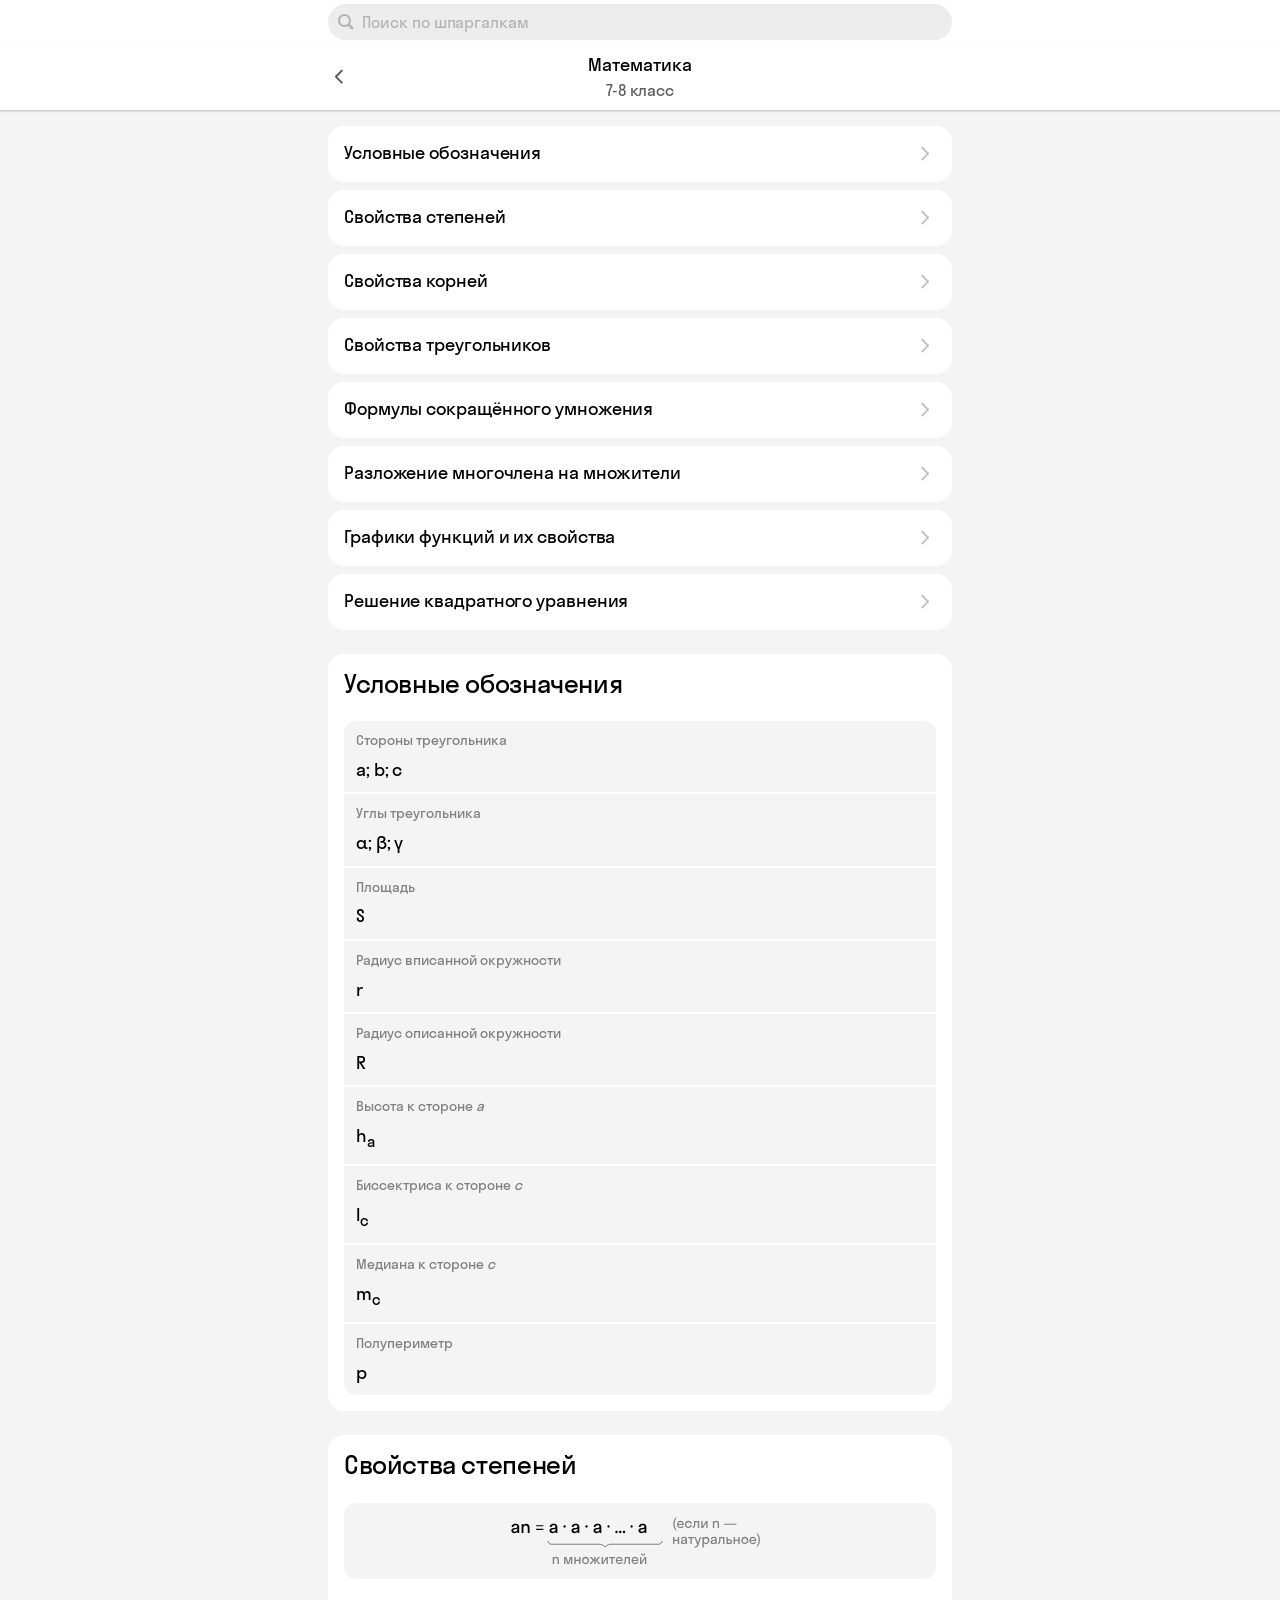
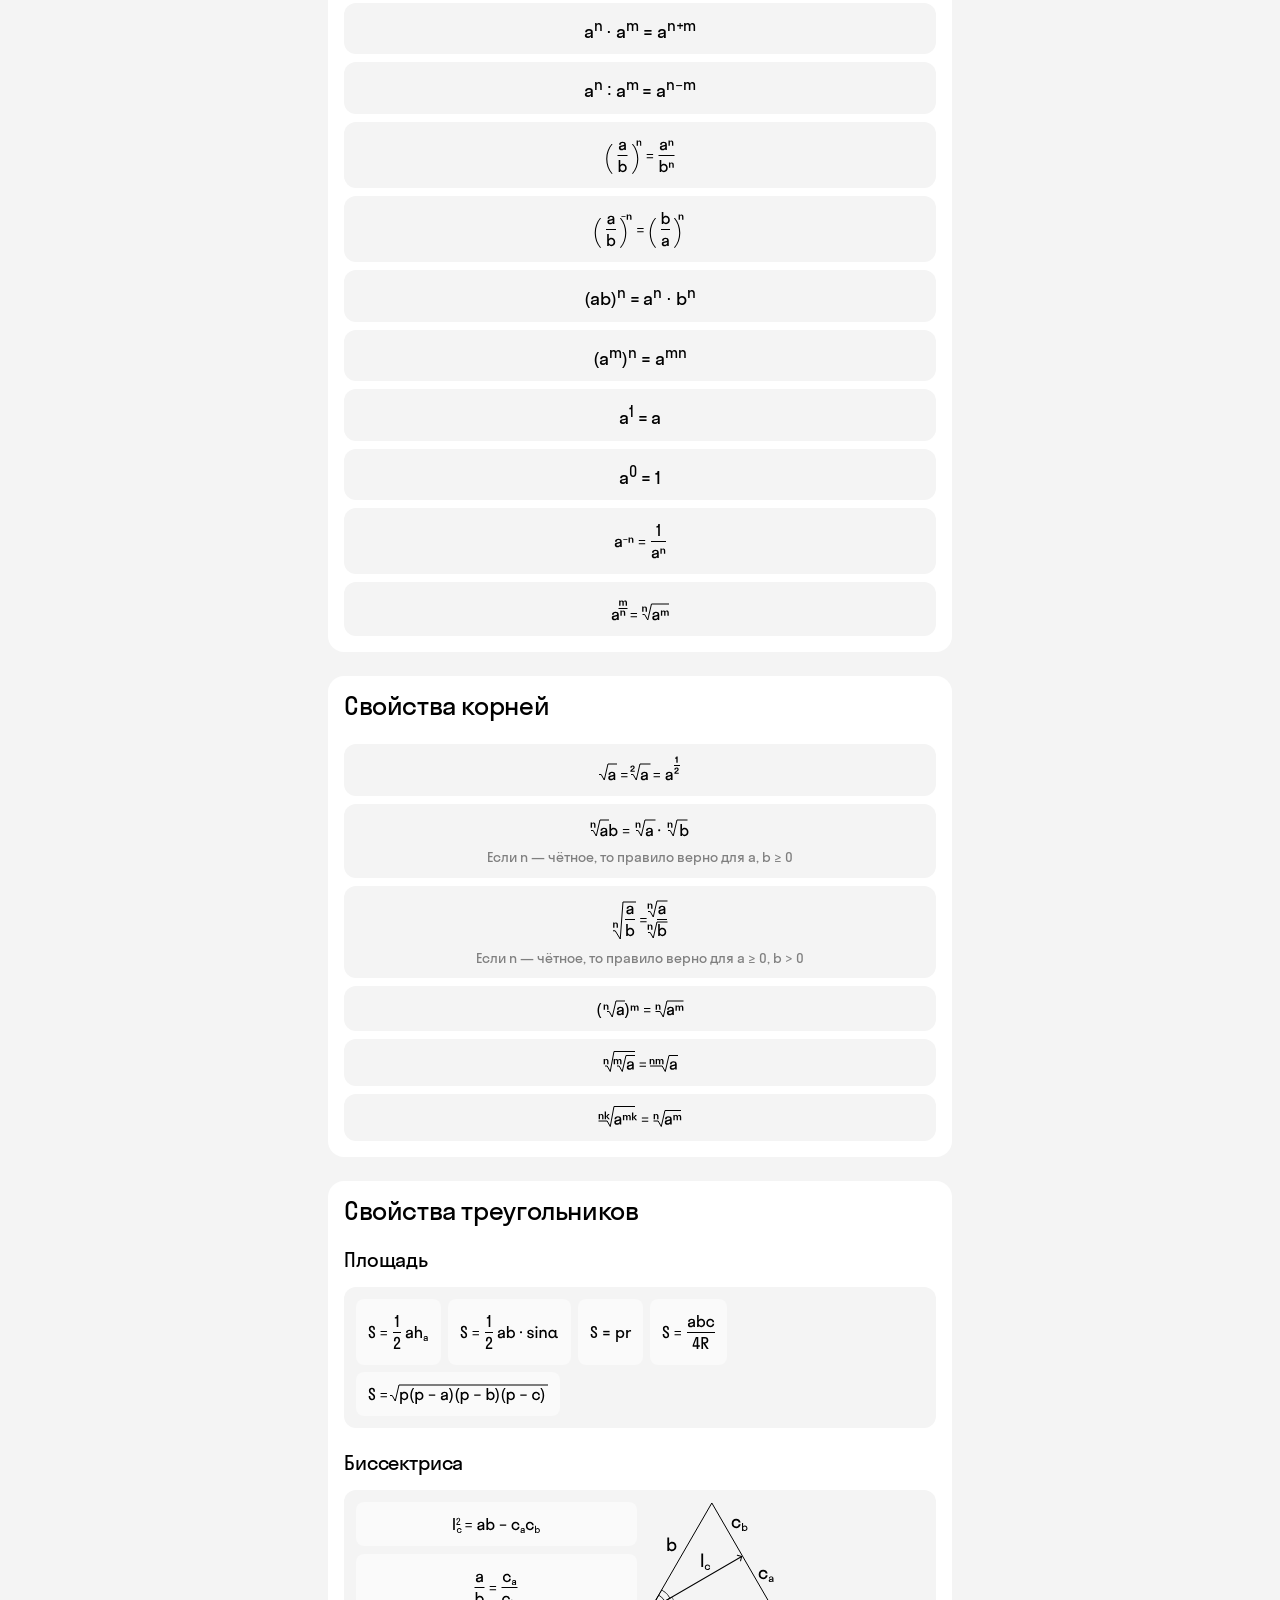
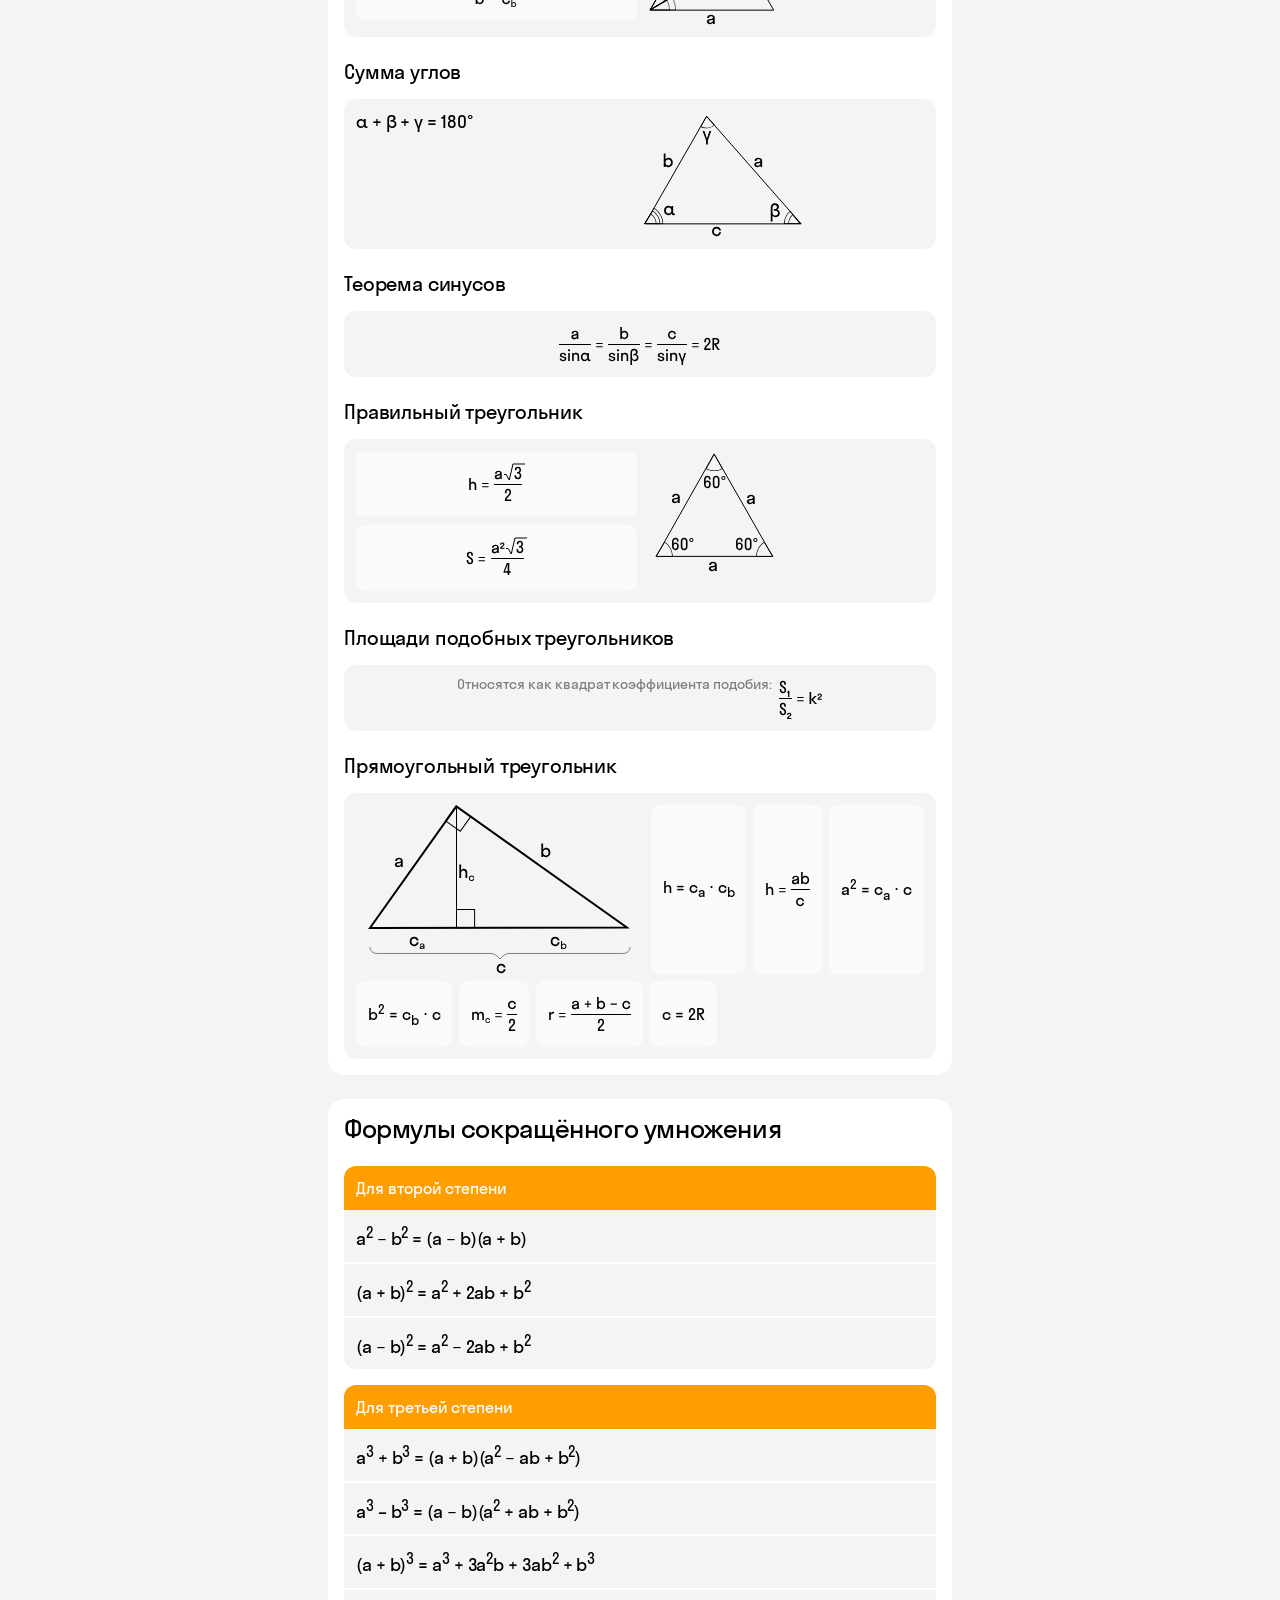
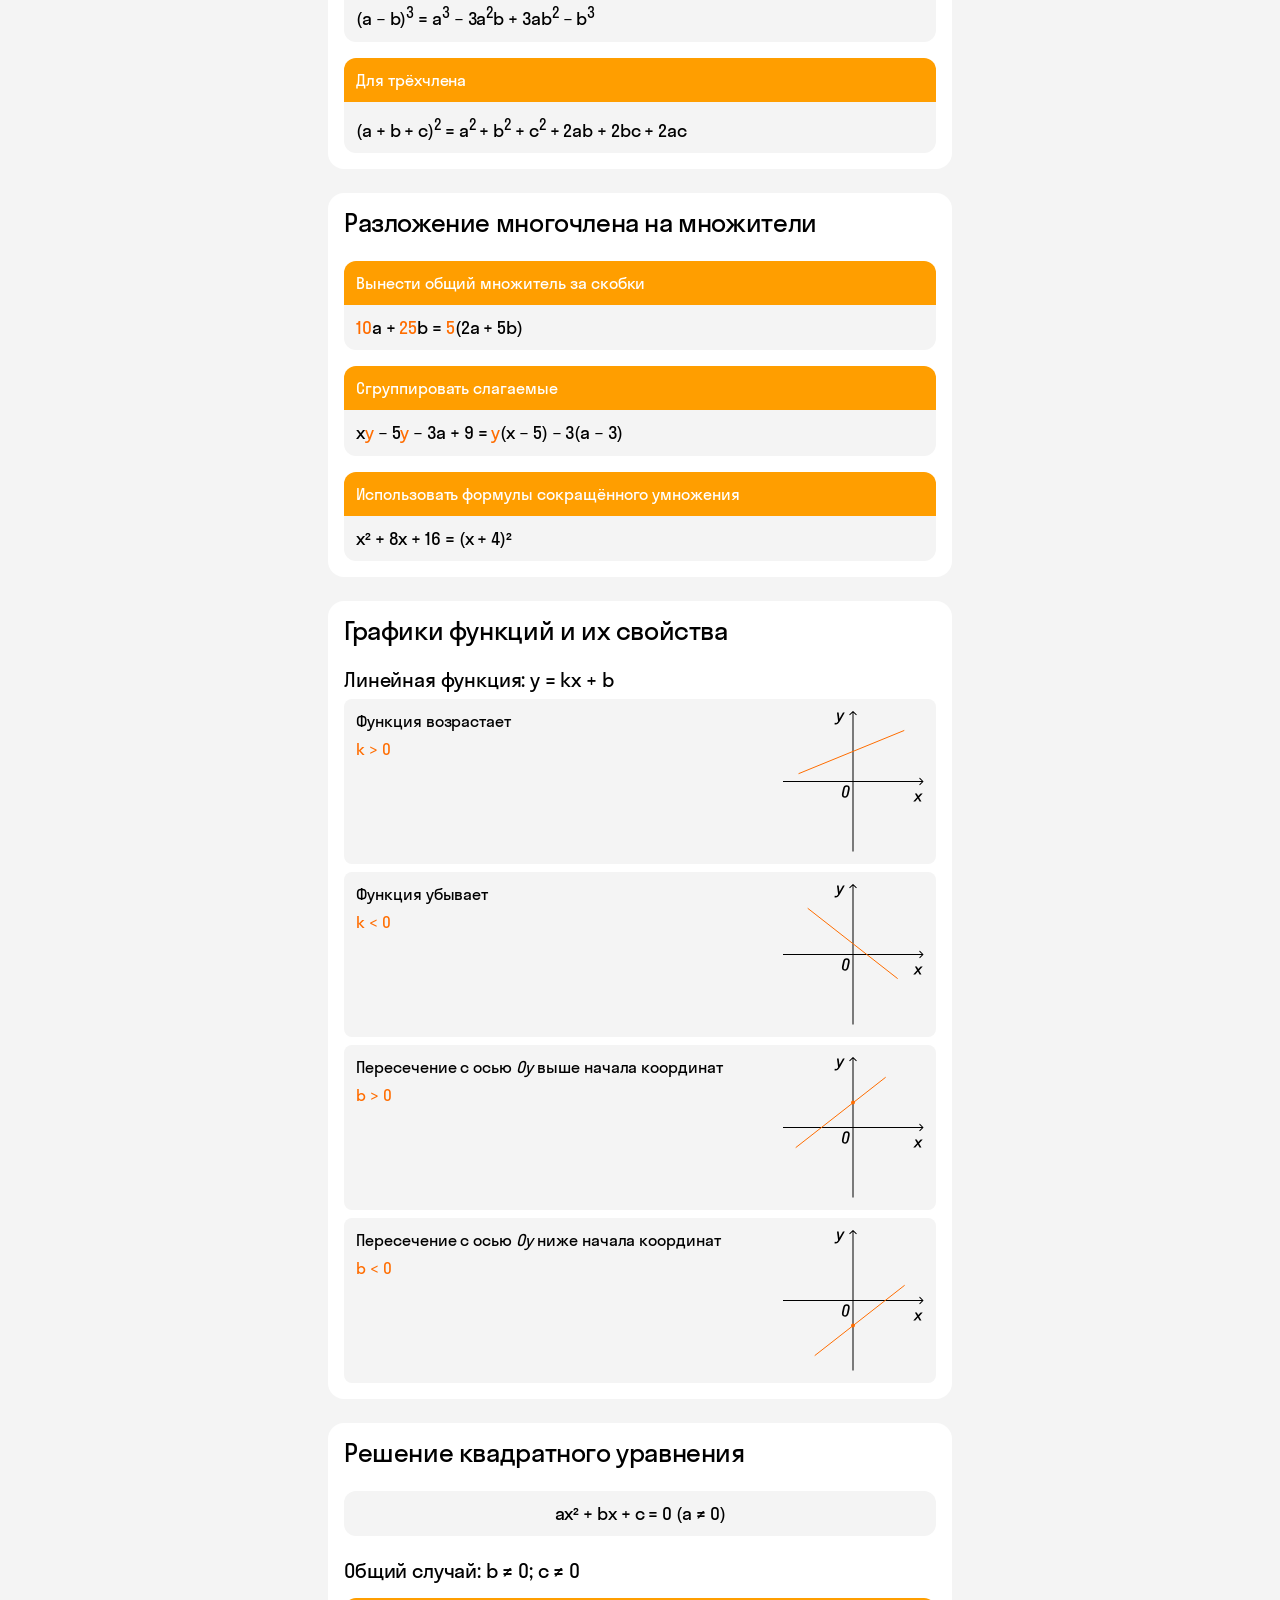
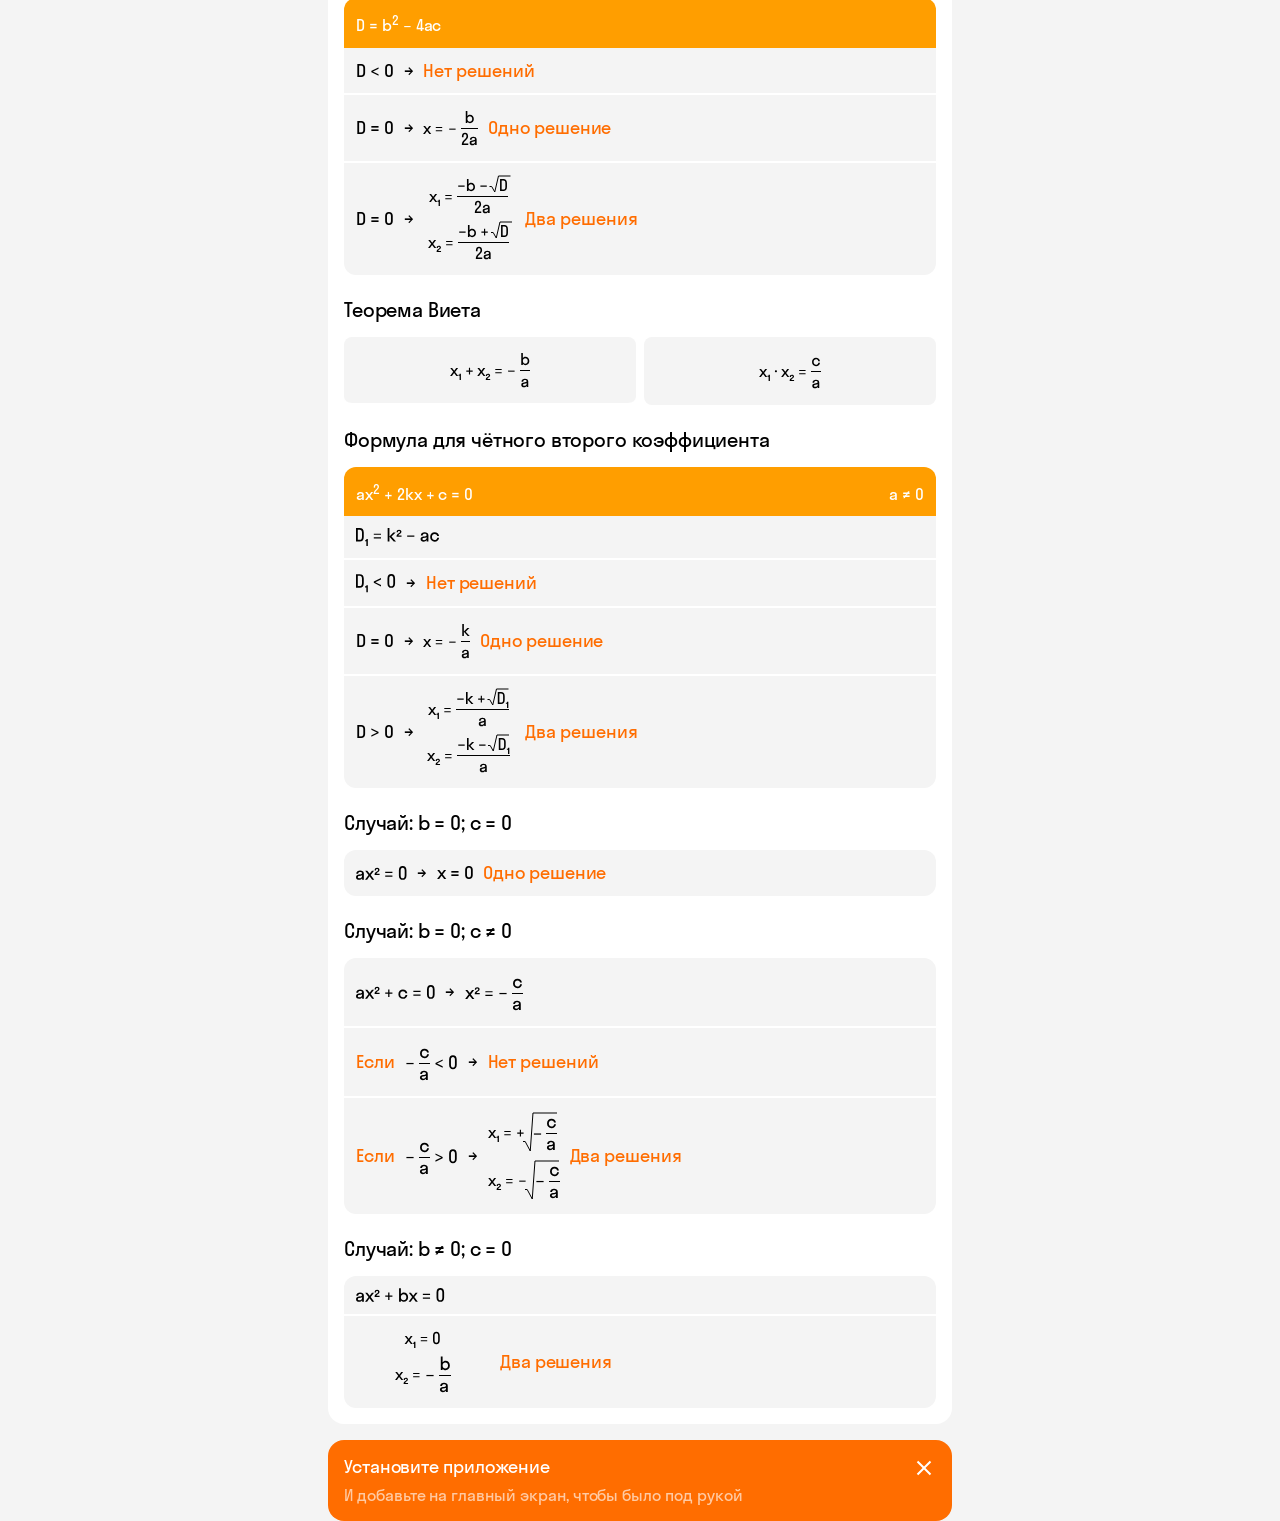
<file: pages/math-7-8.html>
<!doctype html>

<html lang="ru">
  <head>
    <meta charset="utf-8" />
    <meta content="width=device-width,initial-scale=1" name="viewport" />
    <meta content="#fff" name="theme-color" />
    <link href="../manifest.webmanifest" rel="manifest" />
    <link href="../css/global-styles.css" rel="stylesheet" />
    <link href="../css/search.css" rel="stylesheet" />
    <link href="../css/subject.css" rel="stylesheet" />
    <link href="../css/math.css" rel="stylesheet" />
    <title>Math78</title>
  </head>
  <body>
    <nav class="search-shell">
      <div class="search-box" id="search-box">
        <span aria-hidden="true" class="search-box__icon">
          <img src="../icons/zoom.svg" />
        </span>
        <input
          autocomplete="off"
          class="search-box__input font-s"
          id="site-search"
          placeholder="Поиск по шпаргалкам"
          type="search"
        />
        <button
          aria-label="Очистить поиск"
          class="search-box__clear"
          type="button"
        >
          <img src="../icons/close-circle-grey.svg" />
        </button>
        <div
          aria-live="polite"
          class="search-results"
          hidden=""
          id="search-results"
        ></div>
      </div>
    </nav>
    <header class="header header--subject">
      <div class="header__content">
        <a class="header__return-btn" href="../">
          <img src="../icons/arw-left.svg" />
        </a>
        <div class="header__text">
          <h1 class="header__title font-m">Математика</h1>
          <h2 class="header__subtitle font-s">7-8 класс</h2>
        </div>
        <div style="visibility: hidden"></div>
      </div>
    </header>
    <div aria-hidden="true" class="page-spacer"></div>
    <main>
      <section
        class="search-results"
        data-grade-band="7-8"
        data-page="math-7-8.html"
        data-subject-code="math"
        id="page-toc"
      ></section>
      <section class="cheats__list">
        <div class="cheats__item" id="notation">
          <h3 class="cheat__title font-xxl">Условные обозначения</h3>
          <div class="cheat__content">
            <section class="info-list">
              <div class="info-list__item info-list__item--with-dividers">
                <div class="info-list__example font-m">
                  <span class="info-list__label font-xs">
                    Стороны треугольника
                  </span>
                  a; b; c
                </div>
                <div class="info-list__example font-m">
                  <span class="info-list__label font-xs">
                    Углы треугольника
                  </span>
                  α; β; γ
                </div>
                <div class="info-list__example font-m">
                  <span class="info-list__label font-xs"> Площадь </span>
                  S
                </div>
                <div class="info-list__example font-m">
                  <span class="info-list__label font-xs">
                    Радиус вписанной окружности
                  </span>
                  r
                </div>
                <div class="info-list__example font-m">
                  <span class="info-list__label font-xs">
                    Радиус описанной окружности
                  </span>
                  R
                </div>
                <div class="info-list__example font-m">
                  <span class="info-list__label font-xs">
                    Высота к стороне <i>a</i>
                  </span>
                  <span>h<sub>a</sub></span>
                </div>
                <div class="info-list__example font-m">
                  <span class="info-list__label font-xs">
                    Биссектриса к стороне <i>c</i>
                  </span>
                  <span>l<sub>c</sub></span>
                </div>
                <div class="info-list__example font-m">
                  <span class="info-list__label font-xs">
                    Медиана к стороне <i>c</i>
                  </span>
                  <span>m<sub>c</sub></span>
                </div>
                <div class="info-list__example font-m">
                  <span class="info-list__label font-xs"> Полупериметр </span>
                  p
                </div>
              </div>
            </section>
          </div>
        </div>
        <div class="cheats__item" id="powers">
          <h3 class="cheat__title font-xxl">Свойства степеней</h3>
          <div class="cheat__content">
            <section class="info-list">
              <div class="info-list__item">
                <div class="info-list__example font-m">
                  <svg
                    fill="none"
                    height="52"
                    viewBox="0 0 288 52"
                    width="288"
                    xmlns="http://www.w3.org/2000/svg"
                  >
                    <path
                      d="M18.3936 18.18C16.7916 18.18 15.3336 17.406 15.3336 15.624C15.3336 11.736 21.3996 13.68 21.3996 11.628C21.3996 10.746 20.5536 10.26 19.4556 10.26C18.2856 10.26 17.4756 10.854 17.4756 12.024H15.6036C15.6036 9.702 17.4756 8.82 19.4556 8.82C21.3996 8.82 23.1996 9.612 23.1996 11.7V18H21.4356V16.488C20.8416 17.676 19.6896 18.18 18.3936 18.18ZM17.1696 15.516C17.1696 16.29 17.8356 16.668 18.7536 16.668C20.1396 16.668 21.4356 15.858 21.4356 14.292V13.644C19.9056 14.382 17.1696 14.004 17.1696 15.516ZM31.7641 13.086C31.7641 11.304 30.9361 10.404 29.5861 10.404C28.2361 10.404 27.4081 11.304 27.4081 13.086V18H25.6081V9H27.4081V10.422C27.9661 9.378 28.9561 8.82 30.1441 8.82C32.1061 8.82 33.5641 10.08 33.5641 12.726V18H31.7641V13.086ZM40.1238 11.358V10.134H47.3238V11.358H40.1238ZM40.1238 14.958V13.734H47.3238V14.958H40.1238ZM56.5627 18.18C54.9607 18.18 53.5027 17.406 53.5027 15.624C53.5027 11.736 59.5687 13.68 59.5687 11.628C59.5687 10.746 58.7227 10.26 57.6247 10.26C56.4547 10.26 55.6447 10.854 55.6447 12.024H53.7727C53.7727 9.702 55.6447 8.82 57.6247 8.82C59.5687 8.82 61.3687 9.612 61.3687 11.7V18H59.6047V16.488C59.0107 17.676 57.8587 18.18 56.5627 18.18ZM55.3387 15.516C55.3387 16.29 56.0047 16.668 56.9227 16.668C58.3087 16.668 59.6047 15.858 59.6047 14.292V13.644C58.0747 14.382 55.3387 14.004 55.3387 15.516ZM68.5736 12.636C68.2616 12.636 67.9916 12.522 67.7636 12.294C67.5356 12.066 67.4216 11.796 67.4216 11.484C67.4216 11.172 67.5356 10.902 67.7636 10.674C67.9916 10.446 68.2616 10.332 68.5736 10.332C68.8856 10.332 69.1556 10.446 69.3836 10.674C69.6116 10.902 69.7256 11.172 69.7256 11.484C69.7256 11.796 69.6116 12.066 69.3836 12.294C69.1556 12.522 68.8856 12.636 68.5736 12.636ZM78.5445 18.18C76.9425 18.18 75.4845 17.406 75.4845 15.624C75.4845 11.736 81.5505 13.68 81.5505 11.628C81.5505 10.746 80.7045 10.26 79.6065 10.26C78.4365 10.26 77.6265 10.854 77.6265 12.024H75.7545C75.7545 9.702 77.6265 8.82 79.6065 8.82C81.5505 8.82 83.3505 9.612 83.3505 11.7V18H81.5865V16.488C80.9925 17.676 79.8405 18.18 78.5445 18.18ZM77.3205 15.516C77.3205 16.29 77.9865 16.668 78.9045 16.668C80.2905 16.668 81.5865 15.858 81.5865 14.292V13.644C80.0565 14.382 77.3205 14.004 77.3205 15.516ZM90.5554 12.636C90.2434 12.636 89.9734 12.522 89.7454 12.294C89.5174 12.066 89.4034 11.796 89.4034 11.484C89.4034 11.172 89.5174 10.902 89.7454 10.674C89.9734 10.446 90.2434 10.332 90.5554 10.332C90.8674 10.332 91.1374 10.446 91.3654 10.674C91.5934 10.902 91.7074 11.172 91.7074 11.484C91.7074 11.796 91.5934 12.066 91.3654 12.294C91.1374 12.522 90.8674 12.636 90.5554 12.636ZM100.526 18.18C98.9243 18.18 97.4663 17.406 97.4663 15.624C97.4663 11.736 103.532 13.68 103.532 11.628C103.532 10.746 102.686 10.26 101.588 10.26C100.418 10.26 99.6083 10.854 99.6083 12.024H97.7363C97.7363 9.702 99.6083 8.82 101.588 8.82C103.532 8.82 105.332 9.612 105.332 11.7V18H103.568V16.488C102.974 17.676 101.822 18.18 100.526 18.18ZM99.3023 15.516C99.3023 16.29 99.9683 16.668 100.886 16.668C102.272 16.668 103.568 15.858 103.568 14.292V13.644C102.038 14.382 99.3023 14.004 99.3023 15.516ZM112.537 12.636C112.225 12.636 111.955 12.522 111.727 12.294C111.499 12.066 111.385 11.796 111.385 11.484C111.385 11.172 111.499 10.902 111.727 10.674C111.955 10.446 112.225 10.332 112.537 10.332C112.849 10.332 113.119 10.446 113.347 10.674C113.575 10.902 113.689 11.172 113.689 11.484C113.689 11.796 113.575 12.066 113.347 12.294C113.119 12.522 112.849 12.636 112.537 12.636ZM120.492 18.18C119.808 18.18 119.304 17.658 119.304 16.992C119.304 16.308 119.808 15.786 120.492 15.786C121.212 15.786 121.698 16.308 121.698 16.992C121.698 17.658 121.212 18.18 120.492 18.18ZM124.234 18.18C123.55 18.18 123.046 17.658 123.046 16.992C123.046 16.308 123.55 15.786 124.234 15.786C124.954 15.786 125.44 16.308 125.44 16.992C125.44 17.658 124.954 18.18 124.234 18.18ZM127.976 18.18C127.292 18.18 126.788 17.658 126.788 16.992C126.788 16.308 127.292 15.786 127.976 15.786C128.696 15.786 129.182 16.308 129.182 16.992C129.182 17.658 128.696 18.18 127.976 18.18ZM135.587 12.636C135.275 12.636 135.005 12.522 134.777 12.294C134.549 12.066 134.435 11.796 134.435 11.484C134.435 11.172 134.549 10.902 134.777 10.674C135.005 10.446 135.275 10.332 135.587 10.332C135.899 10.332 136.169 10.446 136.397 10.674C136.625 10.902 136.739 11.172 136.739 11.484C136.739 11.796 136.625 12.066 136.397 12.294C136.169 12.522 135.899 12.636 135.587 12.636ZM145.558 18.18C143.956 18.18 142.498 17.406 142.498 15.624C142.498 11.736 148.564 13.68 148.564 11.628C148.564 10.746 147.718 10.26 146.62 10.26C145.45 10.26 144.64 10.854 144.64 12.024H142.768C142.768 9.702 144.64 8.82 146.62 8.82C148.564 8.82 150.364 9.612 150.364 11.7V18H148.6V16.488C148.006 17.676 146.854 18.18 145.558 18.18ZM144.334 15.516C144.334 16.29 145 16.668 145.918 16.668C147.304 16.668 148.6 15.858 148.6 14.292V13.644C147.07 14.382 144.334 14.004 144.334 15.516Z"
                      fill="black"
                    ></path>
                    <path
                      d="M52 26C52 27.7843 53.4465 29.2308 55.2308 29.2308L102.876 29.2308C105.22 29.2308 107.452 30.2397 109 32C110.548 30.2397 112.78 29.2308 115.124 29.2308L162.769 29.2308C164.554 29.2308 166 27.7843 166 26"
                      stroke="black"
                      stroke-opacity="0.48"
                    ></path>
                    <path
                      d="M61.5084 45.178C61.5084 43.792 60.8644 43.092 59.8144 43.092C58.7644 43.092 58.1204 43.792 58.1204 45.178V49H56.7204V42H58.1204V43.106C58.5544 42.294 59.3244 41.86 60.2484 41.86C61.7744 41.86 62.9084 42.84 62.9084 44.898V49H61.5084V45.178ZM72.9104 49H71.3424L69.3964 42.952V49H68.1084V42H70.4744L72.2104 47.768L73.9464 42H76.2704V49H74.8704V42.952L72.9104 49ZM79.7347 49H78.3347V42H79.7347V44.828H83.0947V42H84.4947V49H83.0947V46.102H79.7347V49ZM89.5751 49.14C87.5451 49.14 86.0331 47.642 86.0331 45.5C86.0331 43.358 87.5451 41.86 89.5751 41.86C91.6051 41.86 93.1171 43.358 93.1171 45.5C93.1171 47.642 91.6051 49.14 89.5751 49.14ZM89.5751 47.852C90.7931 47.852 91.7171 46.914 91.7171 45.5C91.7171 44.086 90.7931 43.148 89.5751 43.148C88.3571 43.148 87.4331 44.086 87.4331 45.5C87.4331 46.914 88.3571 47.852 89.5751 47.852ZM99.6231 42V45.094L102.325 42H104.117L101.177 45.192L104.383 49H102.661L99.6231 45.318V49H98.2231V45.346L95.1851 49H93.4211L96.6831 45.192L93.6731 42H95.5351L98.2231 45.08V42H99.6231ZM111.896 49H110.552V43.414L107.346 49H105.568V42H106.912V47.586L110.118 42H111.896V49ZM116.833 49H115.433V43.288H113.165V42H119.101V43.288H116.833V49ZM126.62 45.976H121.132C121.3 47.194 122.084 47.908 123.26 47.908C124.114 47.908 124.674 47.53 124.954 46.9H126.466C126.032 48.342 124.814 49.14 123.204 49.14C121.216 49.14 119.76 47.642 119.76 45.5C119.76 43.358 121.216 41.86 123.204 41.86C125.192 41.86 126.648 43.358 126.648 45.5C126.648 45.668 126.634 45.822 126.62 45.976ZM123.204 43.092C122.07 43.092 121.314 43.792 121.146 44.968H125.262C125.094 43.792 124.324 43.092 123.204 43.092ZM133.988 49H132.588V43.288H130.082C130.054 44.926 129.984 46.032 129.872 46.788C129.578 48.538 128.962 49 127.842 49H127.59V47.712H127.702C128.08 47.712 128.388 47.488 128.528 46.956C128.696 46.354 128.794 45.15 128.808 42H133.988V49ZM142.383 45.976H136.895C137.063 47.194 137.847 47.908 139.023 47.908C139.877 47.908 140.437 47.53 140.717 46.9H142.229C141.795 48.342 140.577 49.14 138.967 49.14C136.979 49.14 135.523 47.642 135.523 45.5C135.523 43.358 136.979 41.86 138.967 41.86C140.955 41.86 142.411 43.358 142.411 45.5C142.411 45.668 142.397 45.822 142.383 45.976ZM138.967 43.092C137.833 43.092 137.077 43.792 136.909 44.968H141.025C140.857 43.792 140.087 43.092 138.967 43.092ZM148.087 38.5H149.207C149.207 39.816 148.353 40.6 147.093 40.6C145.847 40.6 144.993 39.816 144.993 38.5H146.113C146.113 39.284 146.575 39.606 147.093 39.606C147.653 39.606 148.087 39.284 148.087 38.5ZM150.285 49H148.941V43.414L145.735 49H143.957V42H145.301V47.586L148.507 42H150.285V49Z"
                      fill="black"
                      fill-opacity="0.48"
                    ></path>
                    <path
                      d="M177.344 9.01C177.344 6.56 178.1 4.362 179.5 2.5H180.676C179.304 4.334 178.632 6.56 178.632 9.01C178.632 11.46 179.304 13.686 180.676 15.52H179.5C178.1 13.658 177.344 11.46 177.344 9.01ZM187.848 9.976H182.36C182.528 11.194 183.312 11.908 184.488 11.908C185.342 11.908 185.902 11.53 186.182 10.9H187.694C187.26 12.342 186.042 13.14 184.432 13.14C182.444 13.14 180.988 11.642 180.988 9.5C180.988 7.358 182.444 5.86 184.432 5.86C186.42 5.86 187.876 7.358 187.876 9.5C187.876 9.668 187.862 9.822 187.848 9.976ZM184.432 7.092C183.298 7.092 182.542 7.792 182.374 8.968H186.49C186.322 7.792 185.552 7.092 184.432 7.092ZM194.392 8.786C194.252 7.722 193.398 7.148 192.39 7.148C191.2 7.148 190.304 8.086 190.304 9.5C190.304 10.914 191.2 11.852 192.39 11.852C193.412 11.852 194.28 11.222 194.42 10.06H195.876C195.764 11.908 194.294 13.14 192.39 13.14C190.388 13.14 188.904 11.642 188.904 9.5C188.904 7.358 190.388 5.86 192.39 5.86C194.238 5.86 195.68 7.036 195.848 8.786H194.392ZM203.214 13H201.814V7.288H199.308C199.28 8.926 199.21 10.032 199.098 10.788C198.804 12.538 198.188 13 197.068 13H196.816V11.712H196.928C197.306 11.712 197.614 11.488 197.754 10.956C197.922 10.354 198.02 9.15 198.034 6H203.214V13ZM211.595 13H210.251V7.414L207.045 13H205.267V6H206.611V11.586L209.817 6H211.595V13ZM221.648 9.178C221.648 7.792 221.004 7.092 219.954 7.092C218.904 7.092 218.26 7.792 218.26 9.178V13H216.86V6H218.26V7.106C218.694 6.294 219.464 5.86 220.388 5.86C221.914 5.86 223.048 6.84 223.048 8.898V13H221.648V9.178ZM240.512 9.626H227.912V8.674H240.512V9.626ZM178.436 29H177.036V22H178.436V24.828H181.796V22H183.196V29H181.796V26.102H178.436V29ZM187.268 29.14C186.022 29.14 184.888 28.538 184.888 27.152C184.888 24.128 189.606 25.64 189.606 24.044C189.606 23.358 188.948 22.98 188.094 22.98C187.184 22.98 186.554 23.442 186.554 24.352H185.098C185.098 22.546 186.554 21.86 188.094 21.86C189.606 21.86 191.006 22.476 191.006 24.1V29H189.634V27.824C189.172 28.748 188.276 29.14 187.268 29.14ZM186.316 27.068C186.316 27.67 186.834 27.964 187.548 27.964C188.626 27.964 189.634 27.334 189.634 26.116V25.612C188.444 26.186 186.316 25.892 186.316 27.068ZM195.765 29H194.365V23.288H192.097V22H198.033V23.288H195.765V29ZM202.525 29.784C201.937 31.45 201.251 32.612 199.529 32.612C199.137 32.612 198.745 32.542 198.479 32.458V31.226C198.745 31.31 199.067 31.38 199.403 31.38C200.285 31.38 200.761 30.862 201.209 29.77L198.437 22H199.837L201.867 27.866L203.883 22H205.283L202.525 29.784ZM207.788 32.5H206.388V22H207.788V23.05C208.334 22.308 209.146 21.86 210.084 21.86C212.002 21.86 213.444 23.358 213.444 25.5C213.444 27.642 212.002 29.14 210.084 29.14C209.146 29.14 208.334 28.692 207.788 27.95V32.5ZM209.916 27.852C211.134 27.852 212.044 26.914 212.044 25.5C212.044 24.086 211.134 23.148 209.916 23.148C208.698 23.148 207.788 24.086 207.788 25.5C207.788 26.914 208.698 27.852 209.916 27.852ZM217.003 29.14C215.757 29.14 214.623 28.538 214.623 27.152C214.623 24.128 219.341 25.64 219.341 24.044C219.341 23.358 218.683 22.98 217.829 22.98C216.919 22.98 216.289 23.442 216.289 24.352H214.833C214.833 22.546 216.289 21.86 217.829 21.86C219.341 21.86 220.741 22.476 220.741 24.1V29H219.369V27.824C218.907 28.748 218.011 29.14 217.003 29.14ZM216.051 27.068C216.051 27.67 216.569 27.964 217.283 27.964C218.361 27.964 219.369 27.334 219.369 26.116V25.612C218.179 26.186 216.051 25.892 216.051 27.068ZM228.383 29H226.983V23.288H224.477C224.449 24.926 224.379 26.032 224.267 26.788C223.973 28.538 223.357 29 222.237 29H221.985V27.712H222.097C222.475 27.712 222.783 27.488 222.923 26.956C223.091 26.354 223.189 25.15 223.203 22H228.383V29ZM236.078 26.648C236.078 28.034 235.154 29 233.404 29H230.436V22H231.836V24.31H233.39C235.084 24.31 236.078 25.262 236.078 26.648ZM233.278 25.486H231.836V27.824H233.278C234.23 27.824 234.678 27.39 234.678 26.634C234.678 25.864 234.23 25.486 233.278 25.486ZM238.959 29H237.559V22H238.959V24.828H242.319V22H243.719V29H242.319V26.102H238.959V29ZM248.799 29.14C246.769 29.14 245.257 27.642 245.257 25.5C245.257 23.358 246.769 21.86 248.799 21.86C250.829 21.86 252.341 23.358 252.341 25.5C252.341 27.642 250.829 29.14 248.799 29.14ZM248.799 27.852C250.017 27.852 250.941 26.914 250.941 25.5C250.941 24.086 250.017 23.148 248.799 23.148C247.581 23.148 246.657 24.086 246.657 25.5C246.657 26.914 247.581 27.852 248.799 27.852ZM260.224 25.976H254.736C254.904 27.194 255.688 27.908 256.864 27.908C257.718 27.908 258.278 27.53 258.558 26.9H260.07C259.636 28.342 258.418 29.14 256.808 29.14C254.82 29.14 253.364 27.642 253.364 25.5C253.364 23.358 254.82 21.86 256.808 21.86C258.796 21.86 260.252 23.358 260.252 25.5C260.252 25.668 260.238 25.822 260.224 25.976ZM256.808 23.092C255.674 23.092 254.918 23.792 254.75 24.968H258.866C258.698 23.792 257.928 23.092 256.808 23.092ZM263.905 25.01C263.905 27.46 263.149 29.658 261.749 31.52H260.573C261.945 29.686 262.617 27.46 262.617 25.01C262.617 22.56 261.945 20.334 260.573 18.5H261.749C263.149 20.362 263.905 22.56 263.905 25.01Z"
                      fill="black"
                      fill-opacity="0.48"
                    ></path>
                  </svg>
                </div>
              </div>
            </section>
          </div>
          <div class="cheat__content">
            <section class="info-list">
              <div class="info-list__item">
                <div class="info-list__example font-m">
                  <span>a<sup>n</sup> ⋅ a<sup>m</sup> = a<sup>n+m</sup></span>
                </div>
              </div>
              <div class="info-list__item">
                <div class="info-list__example font-m">
                  <span>a<sup>n</sup> ∶ a<sup>m</sup> = a<sup>n−m</sup></span>
                </div>
              </div>
              <div class="info-list__item">
                <div class="info-list__example font-m">
                  <svg
                    fill="none"
                    height="42"
                    viewBox="0 0 70 42"
                    width="70"
                    xmlns="http://www.w3.org/2000/svg"
                  >
                    <g clip-path="url(#clip0_332_7547)">
                      <path
                        d="M1.212 24.88C1.212 19.28 3.036 14.192 6.524 10H7.612C4.124 14.192 2.332 19.28 2.332 24.88C2.332 30.48 4.124 35.568 7.612 39.76H6.524C3.036 35.568 1.212 30.48 1.212 24.88Z"
                        fill="black"
                      ></path>
                    </g>
                    <path
                      d="M16.5896 16.16C15.1656 16.16 13.8696 15.472 13.8696 13.888C13.8696 10.432 19.2616 12.16 19.2616 10.336C19.2616 9.552 18.5096 9.12 17.5336 9.12C16.4936 9.12 15.7736 9.648 15.7736 10.688H14.1096C14.1096 8.624 15.7736 7.84 17.5336 7.84C19.2616 7.84 20.8616 8.544 20.8616 10.4V16H19.2936V14.656C18.7656 15.712 17.7416 16.16 16.5896 16.16ZM15.5016 13.792C15.5016 14.48 16.0936 14.816 16.9096 14.816C18.1416 14.816 19.2936 14.096 19.2936 12.704V12.128C17.9336 12.784 15.5016 12.448 15.5016 13.792Z"
                      fill="black"
                    ></path>
                    <line
                      stroke="black"
                      x1="12.5"
                      x2="22.5"
                      y1="21.5"
                      y2="21.5"
                    ></line>
                    <path
                      d="M17.908 29.84C20.1 29.84 21.748 31.552 21.748 34C21.748 36.448 20.1 38.16 17.908 38.16C16.836 38.16 15.908 37.648 15.284 36.8V38H13.684V26H15.284V31.2C15.908 30.352 16.836 29.84 17.908 29.84ZM17.716 31.312C16.324 31.312 15.284 32.384 15.284 34C15.284 35.616 16.324 36.688 17.716 36.688C19.108 36.688 20.148 35.616 20.148 34C20.148 32.384 19.108 31.312 17.716 31.312Z"
                      fill="black"
                    ></path>
                    <g clip-path="url(#clip1_332_7547)">
                      <path
                        d="M33.288 24.88C33.288 19.28 31.464 14.192 27.976 10H26.888C30.376 14.192 32.168 19.28 32.168 24.88C32.168 30.48 30.376 35.568 26.888 39.76H27.976C31.464 35.568 33.288 30.48 33.288 24.88Z"
                        fill="black"
                      ></path>
                      <path
                        d="M35.1209 8.96C35.1209 8.032 34.7209 7.584 34.0329 7.584C33.3449 7.584 32.9449 8.032 32.9449 8.96V11.808H31.6329V6.592H32.9289V7.392C33.2489 6.8 33.8089 6.496 34.4969 6.496C35.6009 6.496 36.4329 7.2 36.4329 8.64V11.808H35.1209V8.96Z"
                        fill="black"
                      ></path>
                    </g>
                    <path
                      d="M41.7 21.096V20.008H48.1V21.096H41.7ZM41.7 24.296V23.208H48.1V24.296H41.7Z"
                      fill="black"
                    ></path>
                    <path
                      d="M57.5745 16.16C56.1505 16.16 54.8545 15.472 54.8545 13.888C54.8545 10.432 60.2465 12.16 60.2465 10.336C60.2465 9.552 59.4945 9.12 58.5185 9.12C57.4785 9.12 56.7585 9.648 56.7585 10.688H55.0945C55.0945 8.624 56.7585 7.84 58.5185 7.84C60.2465 7.84 61.8465 8.544 61.8465 10.4V16H60.2785V14.656C59.7505 15.712 58.7265 16.16 57.5745 16.16ZM56.4865 13.792C56.4865 14.48 57.0785 14.816 57.8945 14.816C59.1265 14.816 60.2785 14.096 60.2785 12.704V12.128C58.9185 12.784 56.4865 12.448 56.4865 13.792ZM66.9954 8.96C66.9954 8.032 66.5954 7.584 65.9074 7.584C65.2194 7.584 64.8194 8.032 64.8194 8.96V11.808H63.5074V6.592H64.8034V7.392C65.1234 6.8 65.6834 6.496 66.3714 6.496C67.4754 6.496 68.3074 7.2 68.3074 8.64V11.808H66.9954V8.96Z"
                      fill="black"
                    ></path>
                    <line
                      stroke="black"
                      x1="53.5"
                      x2="69.5"
                      y1="21.5"
                      y2="21.5"
                    ></line>
                    <path
                      d="M58.908 29.84C61.1 29.84 62.748 31.552 62.748 34C62.748 36.448 61.1 38.16 58.908 38.16C57.836 38.16 56.908 37.648 56.284 36.8V38H54.684V26H56.284V31.2C56.908 30.352 57.836 29.84 58.908 29.84ZM58.716 31.312C57.324 31.312 56.284 32.384 56.284 34C56.284 35.616 57.324 36.688 58.716 36.688C60.108 36.688 61.148 35.616 61.148 34C61.148 32.384 60.108 31.312 58.716 31.312ZM67.4557 30.96C67.4557 30.032 67.0557 29.584 66.3677 29.584C65.6797 29.584 65.2797 30.032 65.2797 30.96V33.808H63.9677V28.592H65.2637V29.392C65.5837 28.8 66.1437 28.496 66.8317 28.496C67.9358 28.496 68.7677 29.2 68.7677 30.64V33.808H67.4557V30.96Z"
                      fill="black"
                    ></path>
                    <defs>
                      <clippath id="clip0_332_7547">
                        <rect
                          fill="white"
                          height="42"
                          transform="translate(0.5)"
                          width="8"
                        ></rect>
                      </clippath>
                      <clippath id="clip1_332_7547">
                        <rect
                          fill="white"
                          height="42"
                          transform="matrix(-1 0 0 1 36.5 0)"
                          width="10"
                        ></rect>
                      </clippath>
                    </defs>
                  </svg>
                </div>
              </div>
              <div class="info-list__item">
                <div class="info-list__example font-m">
                  <svg
                    fill="none"
                    height="42"
                    viewBox="0 0 92 42"
                    width="92"
                    xmlns="http://www.w3.org/2000/svg"
                  >
                    <g clip-path="url(#clip0_332_7645)">
                      <path
                        d="M0.712 24.88C0.712 19.28 2.536 14.192 6.024 10H7.112C3.624 14.192 1.832 19.28 1.832 24.88C1.832 30.48 3.624 35.568 7.112 39.76H6.024C2.536 35.568 0.712 30.48 0.712 24.88Z"
                        fill="black"
                      ></path>
                    </g>
                    <path
                      d="M16.0896 16.16C14.6656 16.16 13.3696 15.472 13.3696 13.888C13.3696 10.432 18.7616 12.16 18.7616 10.336C18.7616 9.552 18.0096 9.12 17.0336 9.12C15.9936 9.12 15.2736 9.648 15.2736 10.688H13.6096C13.6096 8.624 15.2736 7.84 17.0336 7.84C18.7616 7.84 20.3616 8.544 20.3616 10.4V16H18.7936V14.656C18.2656 15.712 17.2416 16.16 16.0896 16.16ZM15.0016 13.792C15.0016 14.48 15.5936 14.816 16.4096 14.816C17.6416 14.816 18.7936 14.096 18.7936 12.704V12.128C17.4336 12.784 15.0016 12.448 15.0016 13.792Z"
                      fill="black"
                    ></path>
                    <line
                      stroke="black"
                      x1="12"
                      x2="22"
                      y1="21.5"
                      y2="21.5"
                    ></line>
                    <path
                      d="M17.408 29.84C19.6 29.84 21.248 31.552 21.248 34C21.248 36.448 19.6 38.16 17.408 38.16C16.336 38.16 15.408 37.648 14.784 36.8V38H13.184V26H14.784V31.2C15.408 30.352 16.336 29.84 17.408 29.84ZM17.216 31.312C15.824 31.312 14.784 32.384 14.784 34C14.784 35.616 15.824 36.688 17.216 36.688C18.608 36.688 19.648 35.616 19.648 34C19.648 32.384 18.608 31.312 17.216 31.312Z"
                      fill="black"
                    ></path>
                    <g clip-path="url(#clip1_332_7645)">
                      <path
                        d="M32.288 24.88C32.288 19.28 30.464 14.192 26.976 10H25.888C29.376 14.192 31.168 19.28 31.168 24.88C31.168 30.48 29.376 35.568 25.888 39.76H26.976C30.464 35.568 32.288 30.48 32.288 24.88Z"
                        fill="black"
                      ></path>
                      <path
                        d="M27.4114 9.12V8.288H31.5714V9.12H27.4114ZM36.1985 8.96C36.1985 8.032 35.7985 7.584 35.1105 7.584C34.4225 7.584 34.0225 8.032 34.0225 8.96V11.808H32.7105V6.592H34.0065V7.392C34.3265 6.8 34.8865 6.496 35.5745 6.496C36.6785 6.496 37.5105 7.2 37.5105 8.64V11.808H36.1985V8.96Z"
                        fill="black"
                      ></path>
                    </g>
                    <path
                      d="M43.2 21.096V20.008H49.6V21.096H43.2ZM43.2 24.296V23.208H49.6V24.296H43.2Z"
                      fill="black"
                    ></path>
                    <g clip-path="url(#clip2_332_7645)">
                      <path
                        d="M55.712 24.88C55.712 19.28 57.536 14.192 61.024 10H62.112C58.624 14.192 56.832 19.28 56.832 24.88C56.832 30.48 58.624 35.568 62.112 39.76H61.024C57.536 35.568 55.712 30.48 55.712 24.88Z"
                        fill="black"
                      ></path>
                    </g>
                    <path
                      d="M71.9861 7.84C74.1781 7.84 75.8261 9.552 75.8261 12C75.8261 14.448 74.1781 16.16 71.9861 16.16C70.9141 16.16 69.9861 15.648 69.3621 14.8V16H67.7621V4H69.3621V9.2C69.9861 8.352 70.9141 7.84 71.9861 7.84ZM71.7941 9.312C70.4021 9.312 69.3621 10.384 69.3621 12C69.3621 13.616 70.4021 14.688 71.7941 14.688C73.1861 14.688 74.2261 13.616 74.2261 12C74.2261 10.384 73.1861 9.312 71.7941 9.312Z"
                      fill="black"
                    ></path>
                    <line
                      stroke="black"
                      x1="67"
                      x2="76"
                      y1="21.5"
                      y2="21.5"
                    ></line>
                    <path
                      d="M70.488 38.16C69.064 38.16 67.768 37.472 67.768 35.888C67.768 32.432 73.16 34.16 73.16 32.336C73.16 31.552 72.408 31.12 71.432 31.12C70.392 31.12 69.672 31.648 69.672 32.688H68.008C68.008 30.624 69.672 29.84 71.432 29.84C73.16 29.84 74.76 30.544 74.76 32.4V38H73.192V36.656C72.664 37.712 71.64 38.16 70.488 38.16ZM69.4 35.792C69.4 36.48 69.992 36.816 70.808 36.816C72.04 36.816 73.192 36.096 73.192 34.704V34.128C71.832 34.784 69.4 34.448 69.4 35.792Z"
                      fill="black"
                    ></path>
                    <g clip-path="url(#clip3_332_7645)">
                      <path
                        d="M86.288 24.88C86.288 19.28 84.464 14.192 80.976 10H79.888C83.376 14.192 85.168 19.28 85.168 24.88C85.168 30.48 83.376 35.568 79.888 39.76H80.976C84.464 35.568 86.288 30.48 86.288 24.88Z"
                        fill="black"
                      ></path>
                      <path
                        d="M88.1209 8.96C88.1209 8.032 87.7209 7.584 87.0329 7.584C86.3449 7.584 85.9449 8.032 85.9449 8.96V11.808H84.6329V6.592H85.9289V7.392C86.2489 6.8 86.8089 6.496 87.4969 6.496C88.6009 6.496 89.4329 7.2 89.4329 8.64V11.808H88.1209V8.96Z"
                        fill="black"
                      ></path>
                    </g>
                    <defs>
                      <clippath id="clip0_332_7645">
                        <rect fill="white" height="42" width="8"></rect>
                      </clippath>
                      <clippath id="clip1_332_7645">
                        <rect
                          fill="white"
                          height="42"
                          transform="matrix(-1 0 0 1 38 0)"
                          width="12"
                        ></rect>
                      </clippath>
                      <clippath id="clip2_332_7645">
                        <rect
                          fill="white"
                          height="42"
                          transform="translate(55)"
                          width="8"
                        ></rect>
                      </clippath>
                      <clippath id="clip3_332_7645">
                        <rect
                          fill="white"
                          height="42"
                          transform="matrix(-1 0 0 1 92 0)"
                          width="12"
                        ></rect>
                      </clippath>
                    </defs>
                  </svg>
                </div>
              </div>
              <div class="info-list__item">
                <div class="info-list__example font-m">
                  <span>(ab)<sup>n</sup> = a<sup>n</sup> ⋅ b<sup>n</sup></span>
                </div>
              </div>
              <div class="info-list__item">
                <div class="info-list__example font-m">
                  <span>(a<sup>m</sup>)<sup>n</sup> = a<sup>mn</sup></span>
                </div>
              </div>
              <div class="info-list__item">
                <div class="info-list__example font-m">
                  <span>a<sup>1</sup> = a</span>
                </div>
              </div>
              <div class="info-list__item">
                <div class="info-list__example font-m">
                  <span>a<sup>0</sup> = 1</span>
                </div>
              </div>
              <div class="info-list__item">
                <div class="info-list__example font-m">
                  <svg
                    fill="none"
                    height="42"
                    viewBox="0 0 52 42"
                    width="52"
                    xmlns="http://www.w3.org/2000/svg"
                  >
                    <path
                      d="M3.488 27.16C2.064 27.16 0.768 26.472 0.768 24.888C0.768 21.432 6.16 23.16 6.16 21.336C6.16 20.552 5.408 20.12 4.432 20.12C3.392 20.12 2.672 20.648 2.672 21.688H1.008C1.008 19.624 2.672 18.84 4.432 18.84C6.16 18.84 7.76 19.544 7.76 21.4V27H6.192V25.656C5.664 26.712 4.64 27.16 3.488 27.16ZM2.4 24.792C2.4 25.48 2.992 25.816 3.808 25.816C5.04 25.816 6.192 25.096 6.192 23.704V23.128C4.832 23.784 2.4 23.448 2.4 24.792ZM9.27687 20.12V19.288H13.4369V20.12H9.27687ZM18.064 19.96C18.064 19.032 17.664 18.584 16.976 18.584C16.288 18.584 15.888 19.032 15.888 19.96V22.808H14.576V17.592H15.872V18.392C16.192 17.8 16.752 17.496 17.44 17.496C18.544 17.496 19.376 18.2 19.376 19.64V22.808H18.064V19.96ZM24.7736 21.096V20.008H31.1736V21.096H24.7736ZM24.7736 24.296V23.208H31.1736V24.296H24.7736Z"
                      fill="black"
                    ></path>
                    <path
                      d="M44.1994 4.544V4H45.7994V16H44.1994V7.584H42.3434V6.24H42.7274C43.7674 6.24 44.1994 5.744 44.1994 4.544Z"
                      fill="black"
                    ></path>
                    <line
                      stroke="black"
                      x1="37"
                      x2="52"
                      y1="21.5"
                      y2="21.5"
                    ></line>
                    <path
                      d="M40.488 38.16C39.064 38.16 37.768 37.472 37.768 35.888C37.768 32.432 43.16 34.16 43.16 32.336C43.16 31.552 42.408 31.12 41.432 31.12C40.392 31.12 39.672 31.648 39.672 32.688H38.008C38.008 30.624 39.672 29.84 41.432 29.84C43.16 29.84 44.76 30.544 44.76 32.4V38H43.192V36.656C42.664 37.712 41.64 38.16 40.488 38.16ZM39.4 35.792C39.4 36.48 39.992 36.816 40.808 36.816C42.04 36.816 43.192 36.096 43.192 34.704V34.128C41.832 34.784 39.4 34.448 39.4 35.792ZM49.9089 30.96C49.9089 30.032 49.5089 29.584 48.8209 29.584C48.1329 29.584 47.7329 30.032 47.7329 30.96V33.808H46.4209V28.592H47.7169V29.392C48.0369 28.8 48.5969 28.496 49.2849 28.496C50.3889 28.496 51.2209 29.2 51.2209 30.64V33.808H49.9089V30.96Z"
                      fill="black"
                    ></path>
                  </svg>
                </div>
              </div>
              <div class="info-list__item">
                <div class="info-list__example font-m">
                  <svg
                    fill="none"
                    height="30"
                    viewBox="0 0 59 30"
                    width="59"
                    xmlns="http://www.w3.org/2000/svg"
                  >
                    <path
                      d="M3.488 26.16C2.064 26.16 0.768 25.472 0.768 23.888C0.768 20.432 6.16 22.16 6.16 20.336C6.16 19.552 5.408 19.12 4.432 19.12C3.392 19.12 2.672 19.648 2.672 20.688H1.008C1.008 18.624 2.672 17.84 4.432 17.84C6.16 17.84 7.76 18.544 7.76 20.4V26H6.192V24.656C5.664 25.712 4.64 26.16 3.488 26.16ZM2.4 23.792C2.4 24.48 2.992 24.816 3.808 24.816C5.04 24.816 6.192 24.096 6.192 22.704V22.128C4.832 22.784 2.4 22.448 2.4 23.792ZM12.9089 18.96C12.9089 18.032 12.5089 17.584 11.8209 17.584C11.1329 17.584 10.7329 18.032 10.7329 18.96V21.808H9.42087V16.592H10.7169V17.392C11.0369 16.8 11.5969 16.496 12.2849 16.496C13.3889 16.496 14.2209 17.2 14.2209 18.64V21.808H12.9089V18.96ZM19.6185 20.096V19.008H26.0185V20.096H19.6185ZM19.6185 23.296V22.208H26.0185V23.296H19.6185Z"
                      fill="black"
                    ></path>
                    <path
                      d="M43.988 26.16C42.564 26.16 41.268 25.472 41.268 23.888C41.268 20.432 46.66 22.16 46.66 20.336C46.66 19.552 45.908 19.12 44.932 19.12C43.892 19.12 43.172 19.648 43.172 20.688H41.508C41.508 18.624 43.172 17.84 44.932 17.84C46.66 17.84 48.26 18.544 48.26 20.4V26H46.692V24.656C46.164 25.712 45.14 26.16 43.988 26.16ZM42.9 23.792C42.9 24.48 43.492 24.816 44.308 24.816C45.54 24.816 46.692 24.096 46.692 22.704V22.128C45.332 22.784 42.9 22.448 42.9 23.792ZM53.1689 18.832C53.1689 17.984 52.8169 17.584 52.1929 17.584C51.5849 17.584 51.2329 17.984 51.2329 18.832V21.808H49.9209V16.592H51.2169V17.328C51.5209 16.784 52.0489 16.496 52.6729 16.496C53.4089 16.496 54.0169 16.832 54.3049 17.52C54.5929 16.848 55.1849 16.496 55.9369 16.496C56.9769 16.496 57.7449 17.152 57.7449 18.528V21.808H56.4329V18.832C56.4329 17.984 56.0649 17.584 55.4729 17.584C54.8329 17.584 54.4809 17.984 54.4809 18.832V21.808H53.1689V18.832Z"
                      fill="black"
                    ></path>
                    <line
                      stroke="black"
                      x1="7.5"
                      x2="16.5"
                      y1="14.5"
                      y2="14.5"
                    ></line>
                    <path
                      d="M11.42 8.832C11.42 7.984 11.068 7.584 10.444 7.584C9.836 7.584 9.484 7.984 9.484 8.832V11.808H8.172V6.592H9.468V7.328C9.772 6.784 10.3 6.496 10.924 6.496C11.66 6.496 12.268 6.832 12.556 7.52C12.844 6.848 13.436 6.496 14.188 6.496C15.228 6.496 15.996 7.152 15.996 8.528V11.808H14.684V8.832C14.684 7.984 14.316 7.584 13.724 7.584C13.084 7.584 12.732 7.984 12.732 8.832V11.808H11.42V8.832Z"
                      fill="black"
                    ></path>
                    <path
                      d="M34.66 14.96C34.66 14.032 34.26 13.584 33.572 13.584C32.884 13.584 32.484 14.032 32.484 14.96V17.808H31.172V12.592H32.468V13.392C32.788 12.8 33.348 12.496 34.036 12.496C35.14 12.496 35.972 13.2 35.972 14.64V17.808H34.66V14.96Z"
                      fill="black"
                    ></path>
                    <path
                      d="M31.5 20.5263H33.6875L36.75 26L40.4688 10H58"
                      stroke="black"
                    ></path>
                  </svg>
                </div>
              </div>
            </section>
          </div>
        </div>
        <div class="cheats__item" id="roots">
          <h3 class="cheat__title font-xxl">Свойства корней</h3>
          <div class="cheat__section">
            <section class="info-list">
              <div class="info-list__item">
                <div class="info-list__example font-m">
                  <svg
                    fill="none"
                    height="28"
                    viewBox="0 0 84 28"
                    width="84"
                    xmlns="http://www.w3.org/2000/svg"
                  >
                    <path
                      d="M12.988 24.16C11.564 24.16 10.268 23.472 10.268 21.888C10.268 18.432 15.66 20.16 15.66 18.336C15.66 17.552 14.908 17.12 13.932 17.12C12.892 17.12 12.172 17.648 12.172 18.688H10.508C10.508 16.624 12.172 15.84 13.932 15.84C15.66 15.84 17.26 16.544 17.26 18.4V24H15.692V22.656C15.164 23.712 14.14 24.16 12.988 24.16ZM11.9 21.792C11.9 22.48 12.492 22.816 13.308 22.816C14.54 22.816 15.692 22.096 15.692 20.704V20.128C14.332 20.784 11.9 20.448 11.9 21.792ZM23.0884 18.096V17.008H29.4884V18.096H23.0884ZM23.0884 21.296V20.208H29.4884V21.296H23.0884Z"
                      fill="black"
                    ></path>
                    <path
                      d="M45.488 24.16C44.064 24.16 42.768 23.472 42.768 21.888C42.768 18.432 48.16 20.16 48.16 18.336C48.16 17.552 47.408 17.12 46.432 17.12C45.392 17.12 44.672 17.648 44.672 18.688H43.008C43.008 16.624 44.672 15.84 46.432 15.84C48.16 15.84 49.76 16.544 49.76 18.4V24H48.192V22.656C47.664 23.712 46.64 24.16 45.488 24.16ZM44.4 21.792C44.4 22.48 44.992 22.816 45.808 22.816C47.04 22.816 48.192 22.096 48.192 20.704V20.128C46.832 20.784 44.4 20.448 44.4 21.792ZM55.5884 18.096V17.008H61.9884V18.096H55.5884ZM55.5884 21.296V20.208H61.9884V21.296H55.5884ZM70.2648 24.16C68.8408 24.16 67.5448 23.472 67.5448 21.888C67.5448 18.432 72.9368 20.16 72.9368 18.336C72.9368 17.552 72.1848 17.12 71.2088 17.12C70.1688 17.12 69.4488 17.648 69.4488 18.688H67.7848C67.7848 16.624 69.4488 15.84 71.2088 15.84C72.9368 15.84 74.5368 16.544 74.5368 18.4V24H72.9688V22.656C72.4408 23.712 71.4168 24.16 70.2648 24.16ZM69.1768 21.792C69.1768 22.48 69.7688 22.816 70.5848 22.816C71.8168 22.816 72.9688 22.096 72.9688 20.704V20.128C71.6088 20.784 69.1768 20.448 69.1768 21.792Z"
                      fill="black"
                    ></path>
                    <line
                      stroke="black"
                      x1="76"
                      x2="82"
                      y1="9.5"
                      y2="9.5"
                    ></line>
                    <path
                      d="M78.36 0.759999V0.584H79.656V6.792H78.344V2.648H77.176V1.624H77.544C78.136 1.624 78.36 1.368 78.36 0.759999Z"
                      fill="black"
                    ></path>
                    <path
                      d="M80.704 13.392C80.704 15.024 78.288 15.568 77.936 16.72H80.768V17.792H76.352V17.328C76.352 15.264 79.472 14.656 79.472 13.408C79.472 12.896 79.088 12.576 78.56 12.576C78 12.576 77.616 12.88 77.616 13.552V13.744H76.4V13.456C76.4 12.176 77.36 11.488 78.56 11.488C79.744 11.488 80.704 12.144 80.704 13.392Z"
                      fill="black"
                    ></path>
                    <path
                      d="M36.704 11.392C36.704 13.024 34.288 13.568 33.936 14.72H36.768V15.792H32.352V15.328C32.352 13.264 35.472 12.656 35.472 11.408C35.472 10.896 35.088 10.576 34.56 10.576C34 10.576 33.616 10.88 33.616 11.552V11.744H32.4V11.456C32.4 10.176 33.36 9.488 34.56 9.488C35.744 9.488 36.704 10.144 36.704 11.392Z"
                      fill="black"
                    ></path>
                    <path
                      d="M33 18.5263H35.1875L38.25 24L41.9688 8H52.5"
                      stroke="black"
                    ></path>
                    <path
                      d="M1 18.5263H3.1875L6.25 24L9.96875 8H19"
                      stroke="black"
                    ></path>
                  </svg>
                </div>
              </div>
              <div class="info-list__item">
                <div class="info-list__example font-m">
                  <svg
                    fill="none"
                    height="24"
                    viewBox="0 0 100 24"
                    width="100"
                    xmlns="http://www.w3.org/2000/svg"
                  >
                    <path
                      d="M12.988 20.16C11.564 20.16 10.268 19.472 10.268 17.888C10.268 14.432 15.66 16.16 15.66 14.336C15.66 13.552 14.908 13.12 13.932 13.12C12.892 13.12 12.172 13.648 12.172 14.688H10.508C10.508 12.624 12.172 11.84 13.932 11.84C15.66 11.84 17.26 12.544 17.26 14.4V20H15.692V18.656C15.164 19.712 14.14 20.16 12.988 20.16ZM11.9 17.792C11.9 18.48 12.492 18.816 13.308 18.816C14.54 18.816 15.692 18.096 15.692 16.704V16.128C14.332 16.784 11.9 16.448 11.9 17.792ZM23.6569 11.84C25.8489 11.84 27.4969 13.552 27.4969 16C27.4969 18.448 25.8489 20.16 23.6569 20.16C22.5849 20.16 21.6569 19.648 21.0329 18.8V20H19.4329V8H21.0329V13.2C21.6569 12.352 22.5849 11.84 23.6569 11.84ZM23.4649 13.312C22.0729 13.312 21.0329 14.384 21.0329 16C21.0329 17.616 22.0729 18.688 23.4649 18.688C24.8569 18.688 25.8969 17.616 25.8969 16C25.8969 14.384 24.8569 13.312 23.4649 13.312ZM32.8841 14.096V13.008H39.2841V14.096H32.8841ZM32.8841 17.296V16.208H39.2841V17.296H32.8841Z"
                      fill="black"
                    ></path>
                    <path
                      d="M58.488 20.16C57.064 20.16 55.768 19.472 55.768 17.888C55.768 14.432 61.16 16.16 61.16 14.336C61.16 13.552 60.408 13.12 59.432 13.12C58.392 13.12 57.672 13.648 57.672 14.688H56.008C56.008 12.624 57.672 11.84 59.432 11.84C61.16 11.84 62.76 12.544 62.76 14.4V20H61.192V18.656C60.664 19.712 59.64 20.16 58.488 20.16ZM57.4 17.792C57.4 18.48 57.992 18.816 58.808 18.816C60.04 18.816 61.192 18.096 61.192 16.704V16.128C59.832 16.784 57.4 16.448 57.4 17.792ZM69.2284 15.232C68.951 15.232 68.711 15.1307 68.5084 14.928C68.3057 14.7253 68.2044 14.4853 68.2044 14.208C68.2044 13.9307 68.3057 13.6907 68.5084 13.488C68.711 13.2853 68.951 13.184 69.2284 13.184C69.5057 13.184 69.7457 13.2853 69.9484 13.488C70.151 13.6907 70.2524 13.9307 70.2524 14.208C70.2524 14.4853 70.151 14.7253 69.9484 14.928C69.7457 15.1307 69.5057 15.232 69.2284 15.232ZM94.6334 11.84C96.8254 11.84 98.4734 13.552 98.4734 16C98.4734 18.448 96.8254 20.16 94.6334 20.16C93.5614 20.16 92.6334 19.648 92.0094 18.8V20H90.4094V8H92.0094V13.2C92.6334 12.352 93.5614 11.84 94.6334 11.84ZM94.4414 13.312C93.0494 13.312 92.0094 14.384 92.0094 16C92.0094 17.616 93.0494 18.688 94.4414 18.688C95.8334 18.688 96.8734 17.616 96.8734 16C96.8734 14.384 95.8334 13.312 94.4414 13.312Z"
                      fill="black"
                    ></path>
                    <path
                      d="M49.16 8.96C49.16 8.032 48.76 7.584 48.072 7.584C47.384 7.584 46.984 8.032 46.984 8.96V11.808H45.672V6.592H46.968V7.392C47.288 6.8 47.848 6.496 48.536 6.496C49.64 6.496 50.472 7.2 50.472 8.64V11.808H49.16V8.96Z"
                      fill="black"
                    ></path>
                    <path
                      d="M81.16 8.96C81.16 8.032 80.76 7.584 80.072 7.584C79.384 7.584 78.984 8.032 78.984 8.96V11.808H77.672V6.592H78.968V7.392C79.288 6.8 79.848 6.496 80.536 6.496C81.64 6.496 82.472 7.2 82.472 8.64V11.808H81.16V8.96Z"
                      fill="black"
                    ></path>
                    <path
                      d="M4.16 8.96C4.16 8.032 3.76 7.584 3.072 7.584C2.384 7.584 1.984 8.032 1.984 8.96V11.808H0.672V6.592H1.968V7.392C2.288 6.8 2.848 6.496 3.536 6.496C4.64 6.496 5.472 7.2 5.472 8.64V11.808H4.16V8.96Z"
                      fill="black"
                    ></path>
                    <path
                      d="M46 14.5263H48.1875L51.25 20L54.9688 4H65.5"
                      stroke="black"
                    ></path>
                    <path
                      d="M78 14.5263H80.1875L83.25 20L86.9688 4H97.5"
                      stroke="black"
                    ></path>
                    <path
                      d="M1 14.5263H3.1875L6.25 20L9.96875 4H19"
                      stroke="black"
                    ></path>
                  </svg>
                  <span class="info-list__label font-xs">
                    Если n — чётное, то правило верно для a, b ≥ 0
                  </span>
                </div>
              </div>
              <div class="info-list__item">
                <div class="info-list__example font-m">
                  <svg
                    fill="none"
                    height="43"
                    viewBox="0 0 56 43"
                    width="56"
                    xmlns="http://www.w3.org/2000/svg"
                  >
                    <path
                      d="M17.0896 16.16C15.6656 16.16 14.3696 15.472 14.3696 13.888C14.3696 10.432 19.7616 12.16 19.7616 10.336C19.7616 9.552 19.0096 9.12 18.0336 9.12C16.9936 9.12 16.2736 9.648 16.2736 10.688H14.6096C14.6096 8.624 16.2736 7.84 18.0336 7.84C19.7616 7.84 21.3616 8.544 21.3616 10.4V16H19.7936V14.656C19.2656 15.712 18.2416 16.16 17.0896 16.16ZM16.0016 13.792C16.0016 14.48 16.5936 14.816 17.4096 14.816C18.6416 14.816 19.7936 14.096 19.7936 12.704V12.128C18.4336 12.784 16.0016 12.448 16.0016 13.792Z"
                      fill="black"
                    ></path>
                    <line
                      stroke="black"
                      x1="13"
                      x2="23"
                      y1="21.5"
                      y2="21.5"
                    ></line>
                    <path
                      d="M18.408 29.84C20.6 29.84 22.248 31.552 22.248 34C22.248 36.448 20.6 38.16 18.408 38.16C17.336 38.16 16.408 37.648 15.784 36.8V38H14.184V26H15.784V31.2C16.408 30.352 17.336 29.84 18.408 29.84ZM18.216 31.312C16.824 31.312 15.784 32.384 15.784 34C15.784 35.616 16.824 36.688 18.216 36.688C19.608 36.688 20.648 35.616 20.648 34C20.648 32.384 19.608 31.312 18.216 31.312Z"
                      fill="black"
                    ></path>
                    <path
                      d="M28.2 21.096V20.008H34.6V21.096H28.2ZM28.2 24.296V23.208H34.6V24.296H28.2Z"
                      fill="black"
                    ></path>
                    <path
                      d="M49.0896 16.16C47.6656 16.16 46.3696 15.472 46.3696 13.888C46.3696 10.432 51.7616 12.16 51.7616 10.336C51.7616 9.552 51.0096 9.12 50.0336 9.12C48.9936 9.12 48.2736 9.648 48.2736 10.688H46.6096C46.6096 8.624 48.2736 7.84 50.0336 7.84C51.7616 7.84 53.3616 8.544 53.3616 10.4V16H51.7936V14.656C51.2656 15.712 50.2416 16.16 49.0896 16.16ZM48.0016 13.792C48.0016 14.48 48.5936 14.816 49.4096 14.816C50.6416 14.816 51.7936 14.096 51.7936 12.704V12.128C50.4336 12.784 48.0016 12.448 48.0016 13.792Z"
                      fill="black"
                    ></path>
                    <line
                      stroke="black"
                      x1="45"
                      x2="55"
                      y1="21.5"
                      y2="21.5"
                    ></line>
                    <path
                      d="M50.408 29.84C52.6 29.84 54.248 31.552 54.248 34C54.248 36.448 52.6 38.16 50.408 38.16C49.336 38.16 48.408 37.648 47.784 36.8V38H46.184V26H47.784V31.2C48.408 30.352 49.336 29.84 50.408 29.84ZM50.216 31.312C48.824 31.312 47.784 32.384 47.784 34C47.784 35.616 48.824 36.688 50.216 36.688C51.608 36.688 52.648 35.616 52.648 34C52.648 32.384 51.608 31.312 50.216 31.312Z"
                      fill="black"
                    ></path>
                    <path
                      d="M39.16 7.96C39.16 7.032 38.76 6.584 38.072 6.584C37.384 6.584 36.984 7.032 36.984 7.96V10.808H35.672V5.592H36.968V6.392C37.288 5.8 37.848 5.496 38.536 5.496C39.64 5.496 40.472 6.2 40.472 7.64V10.808H39.16V7.96Z"
                      fill="black"
                    ></path>
                    <path
                      d="M39.16 28.96C39.16 28.032 38.76 27.584 38.072 27.584C37.384 27.584 36.984 28.032 36.984 28.96V31.808H35.672V26.592H36.968V27.392C37.288 26.8 37.848 26.496 38.536 26.496C39.64 26.496 40.472 27.2 40.472 28.64V31.808H39.16V28.96Z"
                      fill="black"
                    ></path>
                    <path
                      d="M36 13.5263H38.1875L41.25 19L44.9688 3H55.5"
                      stroke="black"
                    ></path>
                    <path
                      d="M36 34.5263H38.1875L41.25 40L44.9688 24H55.5"
                      stroke="black"
                    ></path>
                    <path
                      d="M4.62094 26.96C4.62094 26.032 4.22094 25.584 3.53294 25.584C2.84494 25.584 2.44494 26.032 2.44494 26.96V29.808H1.13294V24.592H2.42894V25.392C2.74894 24.8 3.30894 24.496 3.99694 24.496C5.10094 24.496 5.93294 25.2 5.93294 26.64V29.808H4.62094V26.96Z"
                      fill="black"
                    ></path>
                    <path
                      d="M1 32.7895H3.1875L8.25 41L10.9688 4H24"
                      stroke="black"
                    ></path>
                  </svg>
                  <span class="info-list__label font-xs">
                    Если n — чётное, то правило верно для a ≥ 0, b &gt; 0
                  </span>
                </div>
              </div>
              <div class="info-list__item">
                <div class="info-list__example font-m">
                  <svg
                    fill="none"
                    height="21"
                    viewBox="0 0 88 21"
                    width="88"
                    xmlns="http://www.w3.org/2000/svg"
                  >
                    <path
                      d="M1.536 12.44C1.536 9.64 2.4 7.128 4 5H5.344C3.776 7.096 3.008 9.64 3.008 12.44C3.008 15.24 3.776 17.784 5.344 19.88H4C2.4 17.752 1.536 15.24 1.536 12.44ZM23.4355 17.16C22.0115 17.16 20.7155 16.472 20.7155 14.888C20.7155 11.432 26.1075 13.16 26.1075 11.336C26.1075 10.552 25.3555 10.12 24.3795 10.12C23.3395 10.12 22.6195 10.648 22.6195 11.688H20.9555C20.9555 9.624 22.6195 8.84 24.3795 8.84C26.1075 8.84 27.7075 9.544 27.7075 11.4V17H26.1395V15.656C25.6115 16.712 24.5875 17.16 23.4355 17.16ZM22.3475 14.792C22.3475 15.48 22.9395 15.816 23.7555 15.816C24.9875 15.816 26.1395 15.096 26.1395 13.704V13.128C24.7795 13.784 22.3475 13.448 22.3475 14.792ZM32.6004 12.44C32.6004 15.24 31.7364 17.752 30.1364 19.88H28.7924C30.3604 17.784 31.1284 15.24 31.1284 12.44C31.1284 9.64 30.3604 7.096 28.7924 5H30.1364C31.7364 7.128 32.6004 9.64 32.6004 12.44ZM38.0059 9.832C38.0059 8.984 37.6539 8.584 37.0299 8.584C36.4219 8.584 36.0699 8.984 36.0699 9.832V12.808H34.7579V7.592H36.0539V8.328C36.3579 7.784 36.8859 7.496 37.5099 7.496C38.2459 7.496 38.8539 7.832 39.1419 8.52C39.4299 7.848 40.0219 7.496 40.7739 7.496C41.8139 7.496 42.5819 8.152 42.5819 9.528V12.808H41.2699V9.832C41.2699 8.984 40.9019 8.584 40.3099 8.584C39.6699 8.584 39.3179 8.984 39.3179 9.832V12.808H38.0059V9.832ZM47.9868 11.096V10.008H54.3868V11.096H47.9868ZM47.9868 14.296V13.208H54.3868V14.296H47.9868ZM73.5816 17.16C72.1576 17.16 70.8616 16.472 70.8616 14.888C70.8616 11.432 76.2536 13.16 76.2536 11.336C76.2536 10.552 75.5016 10.12 74.5256 10.12C73.4856 10.12 72.7656 10.648 72.7656 11.688H71.1016C71.1016 9.624 72.7656 8.84 74.5256 8.84C76.2536 8.84 77.8536 9.544 77.8536 11.4V17H76.2856V15.656C75.7576 16.712 74.7336 17.16 73.5816 17.16ZM72.4936 14.792C72.4936 15.48 73.0856 15.816 73.9016 15.816C75.1336 15.816 76.2856 15.096 76.2856 13.704V13.128C74.9256 13.784 72.4936 13.448 72.4936 14.792ZM82.7625 9.832C82.7625 8.984 82.4105 8.584 81.7865 8.584C81.1785 8.584 80.8265 8.984 80.8265 9.832V12.808H79.5145V7.592H80.8105V8.328C81.1145 7.784 81.6425 7.496 82.2665 7.496C83.0025 7.496 83.6105 7.832 83.8985 8.52C84.1865 7.848 84.7785 7.496 85.5305 7.496C86.5705 7.496 87.3385 8.152 87.3385 9.528V12.808H86.0265V9.832C86.0265 8.984 85.6585 8.584 85.0665 8.584C84.4265 8.584 84.0745 8.984 84.0745 9.832V12.808H82.7625V9.832Z"
                      fill="black"
                    ></path>
                    <path
                      d="M11.16 8.96C11.16 8.032 10.76 7.584 10.072 7.584C9.384 7.584 8.984 8.032 8.984 8.96V11.808H7.672V6.592H8.968V7.392C9.288 6.8 9.848 6.496 10.536 6.496C11.64 6.496 12.472 7.2 12.472 8.64V11.808H11.16V8.96Z"
                      fill="black"
                    ></path>
                    <path
                      d="M63.16 8.96C63.16 8.032 62.76 7.584 62.072 7.584C61.384 7.584 60.984 8.032 60.984 8.96V11.808H59.672V6.592H60.968V7.392C61.288 6.8 61.848 6.496 62.536 6.496C63.64 6.496 64.472 7.2 64.472 8.64V11.808H63.16V8.96Z"
                      fill="black"
                    ></path>
                    <path
                      d="M11 13.5263H13.1875L16.25 19L19.9688 3H29"
                      stroke="black"
                    ></path>
                    <path
                      d="M59.5 13.5263H64.1875L67.25 19L70.9688 3H87.5"
                      stroke="black"
                    ></path>
                  </svg>
                </div>
              </div>
              <div class="info-list__item">
                <div class="info-list__example font-m">
                  <svg
                    fill="none"
                    height="23"
                    viewBox="0 0 75 23"
                    width="75"
                    xmlns="http://www.w3.org/2000/svg"
                  >
                    <path
                      d="M26.488 18.66C25.064 18.66 23.768 17.972 23.768 16.388C23.768 12.932 29.16 14.66 29.16 12.836C29.16 12.052 28.408 11.62 27.432 11.62C26.392 11.62 25.672 12.148 25.672 13.188H24.008C24.008 11.124 25.672 10.34 27.432 10.34C29.16 10.34 30.76 11.044 30.76 12.9V18.5H29.192V17.156C28.664 18.212 27.64 18.66 26.488 18.66ZM25.4 16.292C25.4 16.98 25.992 17.316 26.808 17.316C28.04 17.316 29.192 16.596 29.192 15.204V14.628C27.832 15.284 25.4 14.948 25.4 16.292ZM36.5884 12.596V11.508H42.9884V12.596H36.5884ZM36.5884 15.796V14.708H42.9884V15.796H36.5884ZM69.4623 18.66C68.0383 18.66 66.7423 17.972 66.7423 16.388C66.7423 12.932 72.1343 14.66 72.1343 12.836C72.1343 12.052 71.3823 11.62 70.4063 11.62C69.3663 11.62 68.6463 12.148 68.6463 13.188H66.9823C66.9823 11.124 68.6463 10.34 70.4063 10.34C72.1343 10.34 73.7343 11.044 73.7343 12.9V18.5H72.1663V17.156C71.6383 18.212 70.6143 18.66 69.4623 18.66ZM68.3743 16.292C68.3743 16.98 68.9663 17.316 69.7823 17.316C71.0143 17.316 72.1663 16.596 72.1663 15.204V14.628C70.8063 15.284 68.3743 14.948 68.3743 16.292Z"
                      fill="black"
                    ></path>
                    <path
                      d="M13.92 10.332C13.92 9.484 13.568 9.084 12.944 9.084C12.336 9.084 11.984 9.484 11.984 10.332V13.308H10.672V8.092H11.968V8.828C12.272 8.284 12.8 7.996 13.424 7.996C14.16 7.996 14.768 8.332 15.056 9.02C15.344 8.348 15.936 7.996 16.688 7.996C17.728 7.996 18.496 8.652 18.496 10.028V13.308H17.184V10.332C17.184 9.484 16.816 9.084 16.224 9.084C15.584 9.084 15.232 9.484 15.232 10.332V13.308H13.92V10.332Z"
                      fill="black"
                    ></path>
                    <path
                      d="M50.16 10.46C50.16 9.532 49.76 9.084 49.072 9.084C48.384 9.084 47.984 9.532 47.984 10.46V13.308H46.672V8.092H47.968V8.892C48.288 8.3 48.848 7.996 49.536 7.996C50.64 7.996 51.472 8.7 51.472 10.14V13.308H50.16V10.46ZM55.9501 10.332C55.9501 9.484 55.5981 9.084 54.9741 9.084C54.3661 9.084 54.0141 9.484 54.0141 10.332V13.308H52.7021V8.092H53.9981V8.828C54.3021 8.284 54.8301 7.996 55.4541 7.996C56.1901 7.996 56.7981 8.332 57.0861 9.02C57.3741 8.348 57.9661 7.996 58.7181 7.996C59.7581 7.996 60.5261 8.652 60.5261 10.028V13.308H59.2141V10.332C59.2141 9.484 58.8461 9.084 58.2541 9.084C57.6141 9.084 57.2621 9.484 57.2621 10.332V13.308H55.9501V10.332Z"
                      fill="black"
                    ></path>
                    <path
                      d="M4.16 10.46C4.16 9.532 3.76 9.084 3.072 9.084C2.384 9.084 1.984 9.532 1.984 10.46V13.308H0.672V8.092H1.968V8.892C2.288 8.3 2.848 7.996 3.536 7.996C4.64 7.996 5.472 8.7 5.472 10.14V13.308H4.16V10.46Z"
                      fill="black"
                    ></path>
                    <path
                      d="M14 15.0263H16.1875L19.25 20.5L22.9688 4.5H32"
                      stroke="black"
                    ></path>
                    <path
                      d="M47 15.0263H59.1875L62.25 20.5L65.9688 4.5H75"
                      stroke="black"
                    ></path>
                    <path
                      d="M2 15.0263H4.1875L7.25 20.5L10.9688 0.5H32"
                      stroke="black"
                    ></path>
                  </svg>
                </div>
              </div>
              <div class="info-list__item">
                <div class="info-list__example font-m">
                  <svg
                    fill="none"
                    height="23"
                    viewBox="0 0 85 23"
                    width="85"
                    xmlns="http://www.w3.org/2000/svg"
                  >
                    <path
                      d="M18.988 18.66C17.564 18.66 16.268 17.972 16.268 16.388C16.268 12.932 21.66 14.66 21.66 12.836C21.66 12.052 20.908 11.62 19.932 11.62C18.892 11.62 18.172 12.148 18.172 13.188H16.508C16.508 11.124 18.172 10.34 19.932 10.34C21.66 10.34 23.26 11.044 23.26 12.9V18.5H21.692V17.156C21.164 18.212 20.14 18.66 18.988 18.66ZM17.9 16.292C17.9 16.98 18.492 17.316 19.308 17.316C20.54 17.316 21.692 16.596 21.692 15.204V14.628C20.332 15.284 17.9 14.948 17.9 16.292ZM28.1689 11.332C28.1689 10.484 27.8169 10.084 27.1929 10.084C26.5849 10.084 26.2329 10.484 26.2329 11.332V14.308H24.9209V9.092H26.2169V9.828C26.5209 9.284 27.0489 8.996 27.6729 8.996C28.4089 8.996 29.0169 9.332 29.3049 10.02C29.5929 9.348 30.1849 8.996 30.9369 8.996C31.9769 8.996 32.7449 9.652 32.7449 11.028V14.308H31.4329V11.332C31.4329 10.484 31.0649 10.084 30.4729 10.084C29.8329 10.084 29.4809 10.484 29.4809 11.332V14.308H28.1689V11.332ZM35.2942 6.5V11.38L37.3262 9.092H38.9102L36.6542 11.476L39.1182 14.308H37.5022L35.2942 11.604V14.308H33.9822V6.5H35.2942ZM43.8518 12.596V11.508H50.2518V12.596H43.8518ZM43.8518 15.796V14.708H50.2518V15.796H43.8518ZM69.4466 18.66C68.0226 18.66 66.7266 17.972 66.7266 16.388C66.7266 12.932 72.1186 14.66 72.1186 12.836C72.1186 12.052 71.3666 11.62 70.3906 11.62C69.3506 11.62 68.6306 12.148 68.6306 13.188H66.9666C66.9666 11.124 68.6306 10.34 70.3906 10.34C72.1186 10.34 73.7186 11.044 73.7186 12.9V18.5H72.1506V17.156C71.6226 18.212 70.5986 18.66 69.4466 18.66ZM68.3586 16.292C68.3586 16.98 68.9506 17.316 69.7666 17.316C70.9986 17.316 72.1506 16.596 72.1506 15.204V14.628C70.7906 15.284 68.3586 14.948 68.3586 16.292ZM78.6275 11.332C78.6275 10.484 78.2755 10.084 77.6515 10.084C77.0435 10.084 76.6915 10.484 76.6915 11.332V14.308H75.3795V9.092H76.6755V9.828C76.9795 9.284 77.5075 8.996 78.1315 8.996C78.8675 8.996 79.4755 9.332 79.7635 10.02C80.0515 9.348 80.6435 8.996 81.3955 8.996C82.4355 8.996 83.2035 9.652 83.2035 11.028V14.308H81.8915V11.332C81.8915 10.484 81.5235 10.084 80.9315 10.084C80.2915 10.084 79.9395 10.484 79.9395 11.332V14.308H78.6275V11.332Z"
                      fill="black"
                    ></path>
                    <path
                      d="M59.16 10.46C59.16 9.532 58.76 9.084 58.072 9.084C57.384 9.084 56.984 9.532 56.984 10.46V13.308H55.672V8.092H56.968V8.892C57.288 8.3 57.848 7.996 58.536 7.996C59.64 7.996 60.472 8.7 60.472 10.14V13.308H59.16V10.46Z"
                      fill="black"
                    ></path>
                    <path
                      d="M4.16 10.46C4.16 9.532 3.76 9.084 3.072 9.084C2.384 9.084 1.984 9.532 1.984 10.46V13.308H0.672V8.092H1.968V8.892C2.288 8.3 2.848 7.996 3.536 7.996C4.64 7.996 5.472 8.7 5.472 10.14V13.308H4.16V10.46ZM8.01413 5.5V10.38L10.0461 8.092H11.6301L9.37413 10.476L11.8381 13.308H10.2221L8.01413 10.604V13.308H6.70213V5.5H8.01413Z"
                      fill="black"
                    ></path>
                    <path
                      d="M55.5 15.0263H60.1875L63.25 20.5L66.9688 4.5H83"
                      stroke="black"
                    ></path>
                    <path
                      d="M0.5 15.0263H9.1875L12.25 20.5L15.9688 0.5H37"
                      stroke="black"
                    ></path>
                  </svg>
                </div>
              </div>
            </section>
          </div>
        </div>
        <div class="cheats__item" id="triangles">
          <h3 class="cheat__title font-xxl">Свойства треугольников</h3>
          <div class="cheat__content">
            <div class="cheat__section">
              <h4 class="cheat__section-title font-l">Площадь</h4>
              <section class="info-list">
                <div class="info-list__item">
                  <div class="info-list__example font-m">
                    <div class="info-list__part">
                      <svg
                        fill="none"
                        height="42"
                        viewBox="0 0 61 42"
                        width="61"
                        xmlns="http://www.w3.org/2000/svg"
                      >
                        <path
                          d="M0.88 17.784C0.88 15.688 2.24 14.84 3.904 14.84C5.616 14.84 6.96 15.88 6.96 18.04V18.776H5.36V18.088C5.36 16.856 4.8 16.312 3.904 16.312C3.056 16.312 2.48 16.824 2.48 17.784C2.48 18.728 3.104 19.288 3.888 19.816L5.184 20.744C6.256 21.496 7.136 22.408 7.136 23.96C7.136 26.104 5.696 27.16 3.92 27.16C2.144 27.16 0.704 26.024 0.704 23.96V23.064H2.304V23.848C2.304 24.984 2.944 25.688 3.92 25.688C4.912 25.688 5.536 25.112 5.536 24.152C5.536 23.16 4.928 22.52 4.112 21.96L2.848 21.08C1.76 20.328 0.88 19.384 0.88 17.784ZM12.5571 21.096V20.008H18.9571V21.096H12.5571ZM12.5571 24.296V23.208H18.9571V24.296H12.5571Z"
                          fill="black"
                        ></path>
                        <path
                          d="M28.6994 4.544V4H30.2994V16H28.6994V7.584H26.8434V6.24H27.2274C28.2674 6.24 28.6994 5.744 28.6994 4.544Z"
                          fill="black"
                        ></path>
                        <line
                          stroke="black"
                          x1="25"
                          x2="33"
                          y1="21.5"
                          y2="21.5"
                        ></line>
                        <path
                          d="M32.104 29.184C32.104 32.496 27.976 33.92 27.56 36.528H32.264V38H25.832V37.2C25.832 33.392 30.504 32.112 30.504 29.184C30.504 27.856 29.88 27.312 29.032 27.312C28.136 27.312 27.528 27.824 27.528 29.328V30.256H25.928V29.2C25.928 26.96 27.304 25.84 29.032 25.84C30.728 25.84 32.104 26.976 32.104 29.184Z"
                          fill="black"
                        ></path>
                        <path
                          d="M40.488 27.16C39.064 27.16 37.768 26.472 37.768 24.888C37.768 21.432 43.16 23.16 43.16 21.336C43.16 20.552 42.408 20.12 41.432 20.12C40.392 20.12 39.672 20.648 39.672 21.688H38.008C38.008 19.624 39.672 18.84 41.432 18.84C43.16 18.84 44.76 19.544 44.76 21.4V27H43.192V25.656C42.664 26.712 41.64 27.16 40.488 27.16ZM39.4 24.792C39.4 25.48 39.992 25.816 40.808 25.816C42.04 25.816 43.192 25.096 43.192 23.704V23.128C41.832 23.784 39.4 23.448 39.4 24.792ZM52.4049 22.632C52.4049 21.048 51.6689 20.248 50.4689 20.248C49.2689 20.248 48.5329 21.048 48.5329 22.632V27H46.9329V15H48.5329V20.264C49.0289 19.336 49.9089 18.84 50.9649 18.84C52.7089 18.84 54.0049 19.96 54.0049 22.312V27H52.4049V22.632ZM57.153 30.096C56.2986 30.096 55.521 29.6832 55.521 28.7328C55.521 26.6592 58.7562 27.696 58.7562 26.6016C58.7562 26.1312 58.305 25.872 57.7194 25.872C57.0954 25.872 56.6634 26.1888 56.6634 26.8128H55.665C55.665 25.5744 56.6634 25.104 57.7194 25.104C58.7562 25.104 59.7162 25.5264 59.7162 26.64V30H58.7754V29.1936C58.4586 29.8272 57.8442 30.096 57.153 30.096ZM56.5002 28.6752C56.5002 29.088 56.8554 29.2896 57.345 29.2896C58.0842 29.2896 58.7754 28.8576 58.7754 28.0224V27.6768C57.9594 28.0704 56.5002 27.8688 56.5002 28.6752Z"
                          fill="black"
                        ></path>
                      </svg>
                    </div>
                    <div class="info-list__part">
                      <svg
                        fill="none"
                        height="42"
                        viewBox="0 0 99 42"
                        width="99"
                        xmlns="http://www.w3.org/2000/svg"
                      >
                        <path
                          d="M0.88 17.784C0.88 15.688 2.24 14.84 3.904 14.84C5.616 14.84 6.96 15.88 6.96 18.04V18.776H5.36V18.088C5.36 16.856 4.8 16.312 3.904 16.312C3.056 16.312 2.48 16.824 2.48 17.784C2.48 18.728 3.104 19.288 3.888 19.816L5.184 20.744C6.256 21.496 7.136 22.408 7.136 23.96C7.136 26.104 5.696 27.16 3.92 27.16C2.144 27.16 0.704 26.024 0.704 23.96V23.064H2.304V23.848C2.304 24.984 2.944 25.688 3.92 25.688C4.912 25.688 5.536 25.112 5.536 24.152C5.536 23.16 4.928 22.52 4.112 21.96L2.848 21.08C1.76 20.328 0.88 19.384 0.88 17.784ZM12.5571 21.096V20.008H18.9571V21.096H12.5571ZM12.5571 24.296V23.208H18.9571V24.296H12.5571Z"
                          fill="black"
                        ></path>
                        <path
                          d="M28.6994 4.544V4H30.2994V16H28.6994V7.584H26.8434V6.24H27.2274C28.2674 6.24 28.6994 5.744 28.6994 4.544Z"
                          fill="black"
                        ></path>
                        <line
                          stroke="black"
                          x1="25"
                          x2="33"
                          y1="21.5"
                          y2="21.5"
                        ></line>
                        <path
                          d="M32.104 29.184C32.104 32.496 27.976 33.92 27.56 36.528H32.264V38H25.832V37.2C25.832 33.392 30.504 32.112 30.504 29.184C30.504 27.856 29.88 27.312 29.032 27.312C28.136 27.312 27.528 27.824 27.528 29.328V30.256H25.928V29.2C25.928 26.96 27.304 25.84 29.032 25.84C30.728 25.84 32.104 26.976 32.104 29.184Z"
                          fill="black"
                        ></path>
                        <path
                          d="M40.488 27.16C39.064 27.16 37.768 26.472 37.768 24.888C37.768 21.432 43.16 23.16 43.16 21.336C43.16 20.552 42.408 20.12 41.432 20.12C40.392 20.12 39.672 20.648 39.672 21.688H38.008C38.008 19.624 39.672 18.84 41.432 18.84C43.16 18.84 44.76 19.544 44.76 21.4V27H43.192V25.656C42.664 26.712 41.64 27.16 40.488 27.16ZM39.4 24.792C39.4 25.48 39.992 25.816 40.808 25.816C42.04 25.816 43.192 25.096 43.192 23.704V23.128C41.832 23.784 39.4 23.448 39.4 24.792ZM51.1569 18.84C53.3489 18.84 54.9969 20.552 54.9969 23C54.9969 25.448 53.3489 27.16 51.1569 27.16C50.0849 27.16 49.1569 26.648 48.5329 25.8V27H46.9329V15H48.5329V20.2C49.1569 19.352 50.0849 18.84 51.1569 18.84ZM50.9649 20.312C49.5729 20.312 48.5329 21.384 48.5329 23C48.5329 24.616 49.5729 25.688 50.9649 25.688C52.3569 25.688 53.3969 24.616 53.3969 23C53.3969 21.384 52.3569 20.312 50.9649 20.312ZM61.0241 22.232C60.7468 22.232 60.5068 22.1307 60.3041 21.928C60.1015 21.7253 60.0001 21.4853 60.0001 21.208C60.0001 20.9307 60.1015 20.6907 60.3041 20.488C60.5068 20.2853 60.7468 20.184 61.0241 20.184C61.3015 20.184 61.5415 20.2853 61.7441 20.488C61.9468 20.6907 62.0481 20.9307 62.0481 21.208C62.0481 21.4853 61.9468 21.7253 61.7441 21.928C61.5415 22.1307 61.3015 22.232 61.0241 22.232ZM73.8231 24.744C73.8231 26.248 72.4791 27.16 70.6231 27.16C68.6551 27.16 67.1671 26.168 67.1671 24.424H68.8311C68.8311 25.4 69.5991 25.896 70.6231 25.896C71.5991 25.896 72.1751 25.528 72.1751 24.808C72.1751 22.872 67.3271 24.408 67.3271 21.192C67.3271 19.736 68.6551 18.84 70.3831 18.84C72.2551 18.84 73.6631 19.976 73.6631 21.448H71.9991C71.9991 20.68 71.3111 20.12 70.3831 20.12C69.5191 20.12 68.9431 20.488 68.9431 21.128C68.9431 22.904 73.8231 21.48 73.8231 24.744ZM76.4616 17.256C75.8536 17.256 75.4056 16.792 75.4056 16.184C75.4056 15.576 75.8536 15.128 76.4616 15.128C77.0856 15.128 77.5176 15.576 77.5176 16.184C77.5176 16.792 77.0856 17.256 76.4616 17.256ZM77.2616 27H75.6616V19H77.2616V27ZM85.0544 22.632C85.0544 21.048 84.3184 20.248 83.1184 20.248C81.9184 20.248 81.1824 21.048 81.1824 22.632V27H79.5824V19H81.1824V20.264C81.6784 19.336 82.5584 18.84 83.6144 18.84C85.3584 18.84 86.6544 19.96 86.6544 22.312V27H85.0544V22.632ZM92.1418 27.16C89.9498 27.16 88.3018 25.416 88.3018 22.968C88.3018 20.52 89.9498 18.84 92.1418 18.84C93.2138 18.84 94.1418 19.336 94.7658 20.184V19H96.3658V24.52C96.3658 25.448 96.7498 25.688 97.2458 25.688C97.3898 25.688 97.6938 25.672 97.8698 25.608V27.064C97.6458 27.128 97.1978 27.16 96.8938 27.16C95.9018 27.16 95.1498 26.744 94.8778 25.608C94.2538 26.584 93.2778 27.16 92.1418 27.16ZM92.3338 25.688C93.7258 25.688 94.7658 24.616 94.7658 22.968C94.7658 21.352 93.7258 20.264 92.3338 20.264C90.9418 20.264 89.9018 21.352 89.9018 22.968C89.9018 24.584 90.9418 25.688 92.3338 25.688Z"
                          fill="black"
                        ></path>
                      </svg>
                    </div>
                    <div class="info-list__part font-s">S = pr</div>
                    <div class="info-list__part">
                      <svg
                        fill="none"
                        height="42"
                        viewBox="0 0 53 42"
                        width="53"
                        xmlns="http://www.w3.org/2000/svg"
                      >
                        <path
                          d="M0.88 17.784C0.88 15.688 2.24 14.84 3.904 14.84C5.616 14.84 6.96 15.88 6.96 18.04V18.776H5.36V18.088C5.36 16.856 4.8 16.312 3.904 16.312C3.056 16.312 2.48 16.824 2.48 17.784C2.48 18.728 3.104 19.288 3.888 19.816L5.184 20.744C6.256 21.496 7.136 22.408 7.136 23.96C7.136 26.104 5.696 27.16 3.92 27.16C2.144 27.16 0.704 26.024 0.704 23.96V23.064H2.304V23.848C2.304 24.984 2.944 25.688 3.92 25.688C4.912 25.688 5.536 25.112 5.536 24.152C5.536 23.16 4.928 22.52 4.112 21.96L2.848 21.08C1.76 20.328 0.88 19.384 0.88 17.784ZM12.5571 21.096V20.008H18.9571V21.096H12.5571ZM12.5571 24.296V23.208H18.9571V24.296H12.5571Z"
                          fill="black"
                        ></path>
                        <path
                          d="M28.6376 16.16C27.2136 16.16 25.9176 15.472 25.9176 13.888C25.9176 10.432 31.3096 12.16 31.3096 10.336C31.3096 9.552 30.5576 9.12 29.5816 9.12C28.5416 9.12 27.8216 9.648 27.8216 10.688H26.1576C26.1576 8.624 27.8216 7.84 29.5816 7.84C31.3096 7.84 32.9096 8.544 32.9096 10.4V16H31.3416V14.656C30.8136 15.712 29.7896 16.16 28.6376 16.16ZM27.5496 13.792C27.5496 14.48 28.1416 14.816 28.9576 14.816C30.1896 14.816 31.3416 14.096 31.3416 12.704V12.128C29.9816 12.784 27.5496 12.448 27.5496 13.792ZM39.3064 7.84C41.4984 7.84 43.1464 9.552 43.1464 12C43.1464 14.448 41.4984 16.16 39.3064 16.16C38.2344 16.16 37.3064 15.648 36.6824 14.8V16H35.0824V4H36.6824V9.2C37.3064 8.352 38.2344 7.84 39.3064 7.84ZM39.1144 9.312C37.7224 9.312 36.6824 10.384 36.6824 12C36.6824 13.616 37.7224 14.688 39.1144 14.688C40.5064 14.688 41.5464 13.616 41.5464 12C41.5464 10.384 40.5064 9.312 39.1144 9.312ZM50.5582 11.184C50.3982 9.968 49.4222 9.312 48.2702 9.312C46.9102 9.312 45.8862 10.384 45.8862 12C45.8862 13.616 46.9102 14.688 48.2702 14.688C49.4382 14.688 50.4302 13.968 50.5902 12.64H52.2542C52.1262 14.752 50.4462 16.16 48.2702 16.16C45.9822 16.16 44.2862 14.448 44.2862 12C44.2862 9.552 45.9822 7.84 48.2702 7.84C50.3822 7.84 52.0302 9.184 52.2222 11.184H50.5582Z"
                          fill="black"
                        ></path>
                        <line
                          stroke="black"
                          x1="25"
                          x2="53"
                          y1="21.5"
                          y2="21.5"
                        ></line>
                        <path
                          d="M30.64 34.32L33.856 26H36.272V34.32H37.808V35.792H36.272V38H34.672V35.792H30.64V34.32ZM31.968 34.32H34.672V27.248L31.968 34.32ZM41.0485 38H39.4485V26H42.9685C44.9045 26 46.3125 27.056 46.3125 29.04V29.52C46.3125 31.504 44.9045 32.48 43.1285 32.576L46.6805 38H44.7605L41.0485 32.128V38ZM42.8085 27.472H41.0485V31.248H42.8085C43.9765 31.248 44.7125 30.704 44.7125 29.36V29.2C44.7125 27.936 43.9765 27.472 42.8085 27.472Z"
                          fill="black"
                        ></path>
                      </svg>
                    </div>
                    <div class="info-list__part">
                      <svg
                        fill="none"
                        height="20"
                        viewBox="0 0 180 20"
                        width="180"
                        xmlns="http://www.w3.org/2000/svg"
                      >
                        <path
                          d="M0.88 6.784C0.88 4.688 2.24 3.84 3.904 3.84C5.616 3.84 6.96 4.88 6.96 7.04V7.776H5.36V7.088C5.36 5.856 4.8 5.312 3.904 5.312C3.056 5.312 2.48 5.824 2.48 6.784C2.48 7.728 3.104 8.288 3.888 8.816L5.184 9.744C6.256 10.496 7.136 11.408 7.136 12.96C7.136 15.104 5.696 16.16 3.92 16.16C2.144 16.16 0.704 15.024 0.704 12.96V12.064H2.304V12.848C2.304 13.984 2.944 14.688 3.92 14.688C4.912 14.688 5.536 14.112 5.536 13.152C5.536 12.16 4.928 11.52 4.112 10.96L2.848 10.08C1.76 9.328 0.88 8.384 0.88 6.784ZM12.5571 10.096V9.008H18.9571V10.096H12.5571ZM12.5571 13.296V12.208H18.9571V13.296H12.5571ZM33.8085 20H32.2085V8H33.8085V9.2C34.4325 8.352 35.3605 7.84 36.4325 7.84C38.6245 7.84 40.2725 9.552 40.2725 12C40.2725 14.448 38.6245 16.16 36.4325 16.16C35.3605 16.16 34.4325 15.648 33.8085 14.8V20ZM36.2405 14.688C37.6325 14.688 38.6725 13.616 38.6725 12C38.6725 10.384 37.6325 9.312 36.2405 9.312C34.8485 9.312 33.8085 10.384 33.8085 12C33.8085 13.616 34.8485 14.688 36.2405 14.688ZM42.3563 11.44C42.3563 8.64 43.2203 6.128 44.8203 4H46.1643C44.5963 6.096 43.8283 8.64 43.8283 11.44C43.8283 14.24 44.5963 16.784 46.1643 18.88H44.8203C43.2203 16.752 42.3563 14.24 42.3563 11.44ZM48.9938 20H47.3938V8H48.9938V9.2C49.6178 8.352 50.5458 7.84 51.6178 7.84C53.8098 7.84 55.4578 9.552 55.4578 12C55.4578 14.448 53.8098 16.16 51.6178 16.16C50.5458 16.16 49.6178 15.648 48.9938 14.8V20ZM51.4258 14.688C52.8178 14.688 53.8578 13.616 53.8578 12C53.8578 10.384 52.8178 9.312 51.4258 9.312C50.0338 9.312 48.9938 10.384 48.9938 12C48.9938 13.616 50.0338 14.688 51.4258 14.688ZM60.845 11.696V10.608H67.245V11.696H60.845ZM75.5214 16.16C74.0974 16.16 72.8014 15.472 72.8014 13.888C72.8014 10.432 78.1934 12.16 78.1934 10.336C78.1934 9.552 77.4414 9.12 76.4654 9.12C75.4254 9.12 74.7054 9.648 74.7054 10.688H73.0414C73.0414 8.624 74.7054 7.84 76.4654 7.84C78.1934 7.84 79.7934 8.544 79.7934 10.4V16H78.2254V14.656C77.6974 15.712 76.6734 16.16 75.5214 16.16ZM74.4334 13.792C74.4334 14.48 75.0254 14.816 75.8414 14.816C77.0734 14.816 78.2254 14.096 78.2254 12.704V12.128C76.8654 12.784 74.4334 12.448 74.4334 13.792ZM84.6862 11.44C84.6862 14.24 83.8222 16.752 82.2222 18.88H80.8782C82.4462 16.784 83.2142 14.24 83.2142 11.44C83.2142 8.64 82.4462 6.096 80.8782 4H82.2222C83.8222 6.128 84.6862 8.64 84.6862 11.44ZM87.7078 11.44C87.7078 8.64 88.5718 6.128 90.1718 4H91.5158C89.9478 6.096 89.1798 8.64 89.1798 11.44C89.1798 14.24 89.9478 16.784 91.5158 18.88H90.1718C88.5718 16.752 87.7078 14.24 87.7078 11.44ZM94.3452 20H92.7452V8H94.3452V9.2C94.9692 8.352 95.8972 7.84 96.9692 7.84C99.1612 7.84 100.809 9.552 100.809 12C100.809 14.448 99.1612 16.16 96.9692 16.16C95.8972 16.16 94.9692 15.648 94.3452 14.8V20ZM96.7772 14.688C98.1692 14.688 99.2092 13.616 99.2092 12C99.2092 10.384 98.1692 9.312 96.7772 9.312C95.3852 9.312 94.3452 10.384 94.3452 12C94.3452 13.616 95.3852 14.688 96.7772 14.688ZM106.196 11.696V10.608H112.596V11.696H106.196ZM122.793 7.84C124.985 7.84 126.633 9.552 126.633 12C126.633 14.448 124.985 16.16 122.793 16.16C121.721 16.16 120.793 15.648 120.169 14.8V16H118.569V4H120.169V9.2C120.793 8.352 121.721 7.84 122.793 7.84ZM122.601 9.312C121.209 9.312 120.169 10.384 120.169 12C120.169 13.616 121.209 14.688 122.601 14.688C123.993 14.688 125.033 13.616 125.033 12C125.033 10.384 123.993 9.312 122.601 9.312ZM130.772 11.44C130.772 14.24 129.908 16.752 128.308 18.88H126.964C128.532 16.784 129.3 14.24 129.3 11.44C129.3 8.64 128.532 6.096 126.964 4H128.308C129.908 6.128 130.772 8.64 130.772 11.44ZM133.794 11.44C133.794 8.64 134.658 6.128 136.258 4H137.602C136.034 6.096 135.266 8.64 135.266 11.44C135.266 14.24 136.034 16.784 137.602 18.88H136.258C134.658 16.752 133.794 14.24 133.794 11.44ZM140.431 20H138.831V8H140.431V9.2C141.055 8.352 141.983 7.84 143.055 7.84C145.247 7.84 146.895 9.552 146.895 12C146.895 14.448 145.247 16.16 143.055 16.16C141.983 16.16 141.055 15.648 140.431 14.8V20ZM142.863 14.688C144.255 14.688 145.295 13.616 145.295 12C145.295 10.384 144.255 9.312 142.863 9.312C141.471 9.312 140.431 10.384 140.431 12C140.431 13.616 141.471 14.688 142.863 14.688ZM152.282 11.696V10.608H158.682V11.696H152.282ZM170.335 11.184C170.175 9.968 169.199 9.312 168.047 9.312C166.687 9.312 165.663 10.384 165.663 12C165.663 13.616 166.687 14.688 168.047 14.688C169.215 14.688 170.207 13.968 170.367 12.64H172.031C171.903 14.752 170.223 16.16 168.047 16.16C165.759 16.16 164.063 14.448 164.063 12C164.063 9.552 165.759 7.84 168.047 7.84C170.159 7.84 171.807 9.184 171.999 11.184H170.335ZM176.17 11.44C176.17 14.24 175.306 16.752 173.706 18.88H172.362C173.93 16.784 174.698 14.24 174.698 11.44C174.698 8.64 173.93 6.096 172.362 4H173.706C175.306 6.128 176.17 8.64 176.17 11.44Z"
                          fill="black"
                        ></path>
                        <path
                          d="M22 11.5263H24.1875L27.25 17L30.9688 1H180"
                          stroke="black"
                        ></path>
                      </svg>
                    </div>
                  </div>
                </div>
              </section>
            </div>
          </div>
          <div class="cheat__content">
            <div class="cheat__section">
              <h4 class="cheat__section-title font-l">Биссектриса</h4>
              <section class="info-list">
                <div class="info-list__item">
                  <div class="info-list__example font-m">
                    <div class="info-list__column">
                      <div class="info-list__part">
                        <svg
                          fill="none"
                          height="20"
                          viewBox="0 0 89 20"
                          width="89"
                          xmlns="http://www.w3.org/2000/svg"
                        >
                          <path
                            d="M2.784 16H1.184V4H2.784V16ZM8.15115 5.7104C8.15115 7.6976 5.67435 8.552 5.42475 10.1168H8.24715V11H4.38795V10.52C4.38795 8.2352 7.19115 7.4672 7.19115 5.7104C7.19115 4.9136 6.81675 4.5872 6.30795 4.5872C5.77035 4.5872 5.40555 4.8944 5.40555 5.7968V6.3536H4.44555V5.72C4.44555 4.376 5.27115 3.704 6.30795 3.704C7.32555 3.704 8.15115 4.3856 8.15115 5.7104ZM13.4108 10.096V9.008H19.8108V10.096H13.4108ZM13.4108 13.296V12.208H19.8108V13.296H13.4108ZM28.0231 16.16C26.5991 16.16 25.3031 15.472 25.3031 13.888C25.3031 10.432 30.6951 12.16 30.6951 10.336C30.6951 9.552 29.9431 9.12 28.9671 9.12C27.9271 9.12 27.2071 9.648 27.2071 10.688H25.5431C25.5431 8.624 27.2071 7.84 28.9671 7.84C30.6951 7.84 32.2951 8.544 32.2951 10.4V16H30.7271V14.656C30.1991 15.712 29.1751 16.16 28.0231 16.16ZM26.9351 13.792C26.9351 14.48 27.5271 14.816 28.3431 14.816C29.5751 14.816 30.7271 14.096 30.7271 12.704V12.128C29.3671 12.784 26.9351 12.448 26.9351 13.792ZM38.66 7.84C40.852 7.84 42.5 9.552 42.5 12C42.5 14.448 40.852 16.16 38.66 16.16C37.588 16.16 36.66 15.648 36.036 14.8V16H34.436V4H36.036V9.2C36.66 8.352 37.588 7.84 38.66 7.84ZM38.468 9.312C37.076 9.312 36.036 10.384 36.036 12C36.036 13.616 37.076 14.688 38.468 14.688C39.86 14.688 40.9 13.616 40.9 12C40.9 10.384 39.86 9.312 38.468 9.312ZM47.8232 11.696V10.608H54.2232V11.696H47.8232ZM65.8116 11.184C65.6516 9.968 64.6756 9.312 63.5236 9.312C62.1636 9.312 61.1396 10.384 61.1396 12C61.1396 13.616 62.1636 14.688 63.5236 14.688C64.6916 14.688 65.6836 13.968 65.8436 12.64H67.5076C67.3796 14.752 65.6996 16.16 63.5236 16.16C61.2356 16.16 59.5396 14.448 59.5396 12C59.5396 9.552 61.2356 7.84 63.5236 7.84C65.6356 7.84 67.2836 9.184 67.4756 11.184H65.8116ZM70.1167 19.096C69.2623 19.096 68.4847 18.6832 68.4847 17.7328C68.4847 15.6592 71.7199 16.696 71.7199 15.6016C71.7199 15.1312 71.2687 14.872 70.6831 14.872C70.0591 14.872 69.6271 15.1888 69.6271 15.8128H68.6287C68.6287 14.5744 69.6271 14.104 70.6831 14.104C71.7199 14.104 72.6799 14.5264 72.6799 15.64V19H71.7391V18.1936C71.4223 18.8272 70.8079 19.096 70.1167 19.096ZM69.4639 17.6752C69.4639 18.088 69.8191 18.2896 70.3087 18.2896C71.0479 18.2896 71.7391 17.8576 71.7391 17.0224V16.6768C70.9231 17.0704 69.4639 16.8688 69.4639 17.6752ZM80.118 11.184C79.958 9.968 78.982 9.312 77.83 9.312C76.47 9.312 75.446 10.384 75.446 12C75.446 13.616 76.47 14.688 77.83 14.688C78.998 14.688 79.99 13.968 80.15 12.64H81.814C81.686 14.752 80.006 16.16 77.83 16.16C75.542 16.16 73.846 14.448 73.846 12C73.846 9.552 75.542 7.84 77.83 7.84C79.942 7.84 81.59 9.184 81.782 11.184H80.118ZM85.5751 14.104C86.8903 14.104 87.8791 15.1312 87.8791 16.6C87.8791 18.0688 86.8903 19.096 85.5751 19.096C84.9319 19.096 84.3751 18.7888 84.0007 18.28V19H83.0407V11.8H84.0007V14.92C84.3751 14.4112 84.9319 14.104 85.5751 14.104ZM85.4599 14.9872C84.6247 14.9872 84.0007 15.6304 84.0007 16.6C84.0007 17.5696 84.6247 18.2128 85.4599 18.2128C86.2951 18.2128 86.9191 17.5696 86.9191 16.6C86.9191 15.6304 86.2951 14.9872 85.4599 14.9872Z"
                            fill="black"
                          ></path>
                          <path
                            d="M8.6184 16.1104C8.5224 15.3808 7.9368 14.9872 7.2456 14.9872C6.4296 14.9872 5.8152 15.6304 5.8152 16.6C5.8152 17.5696 6.4296 18.2128 7.2456 18.2128C7.9464 18.2128 8.5416 17.7808 8.6376 16.984H9.636C9.5592 18.2512 8.5512 19.096 7.2456 19.096C5.8728 19.096 4.8552 18.0688 4.8552 16.6C4.8552 15.1312 5.8728 14.104 7.2456 14.104C8.5128 14.104 9.5016 14.9104 9.6168 16.1104H8.6184Z"
                            fill="black"
                          ></path>
                        </svg>
                      </div>
                      <div class="info-list__part">
                        <svg
                          fill="none"
                          height="42"
                          viewBox="0 0 44 42"
                          width="44"
                          xmlns="http://www.w3.org/2000/svg"
                        >
                          <path
                            d="M4.58956 16.16C3.16556 16.16 1.86956 15.472 1.86956 13.888C1.86956 10.432 7.26156 12.16 7.26156 10.336C7.26156 9.552 6.50956 9.12 5.53356 9.12C4.49356 9.12 3.77356 9.648 3.77356 10.688H2.10956C2.10956 8.624 3.77356 7.84 5.53356 7.84C7.26156 7.84 8.86156 8.544 8.86156 10.4V16H7.29356V14.656C6.76556 15.712 5.74156 16.16 4.58956 16.16ZM3.50156 13.792C3.50156 14.48 4.09356 14.816 4.90956 14.816C6.14156 14.816 7.29356 14.096 7.29356 12.704V12.128C5.93356 12.784 3.50156 12.448 3.50156 13.792Z"
                            fill="black"
                          ></path>
                          <line
                            stroke="black"
                            x1="0.5"
                            x2="10.5"
                            y1="21.5"
                            y2="21.5"
                          ></line>
                          <path
                            d="M5.908 29.84C8.1 29.84 9.748 31.552 9.748 34C9.748 36.448 8.1 38.16 5.908 38.16C4.836 38.16 3.908 37.648 3.284 36.8V38H1.684V26H3.284V31.2C3.908 30.352 4.836 29.84 5.908 29.84ZM5.716 31.312C4.324 31.312 3.284 32.384 3.284 34C3.284 35.616 4.324 36.688 5.716 36.688C7.108 36.688 8.148 35.616 8.148 34C8.148 32.384 7.108 31.312 5.716 31.312Z"
                            fill="black"
                          ></path>
                          <path
                            d="M15.7 21.096V20.008H22.1V21.096H15.7ZM15.7 24.296V23.208H22.1V24.296H15.7Z"
                            fill="black"
                          ></path>
                          <path
                            d="M35.1708 11.184C35.0108 9.968 34.0348 9.312 32.8828 9.312C31.5228 9.312 30.4988 10.384 30.4988 12C30.4988 13.616 31.5228 14.688 32.8828 14.688C34.0508 14.688 35.0428 13.968 35.2028 12.64H36.8668C36.7388 14.752 35.0588 16.16 32.8828 16.16C30.5948 16.16 28.8988 14.448 28.8988 12C28.8988 9.552 30.5948 7.84 32.8828 7.84C34.9948 7.84 36.6428 9.184 36.8348 11.184H35.1708ZM39.5079 19.096C38.6535 19.096 37.8759 18.6832 37.8759 17.7328C37.8759 15.6592 41.1111 16.696 41.1111 15.6016C41.1111 15.1312 40.6599 14.872 40.0743 14.872C39.4503 14.872 39.0183 15.1888 39.0183 15.8128H38.0199C38.0199 14.5744 39.0183 14.104 40.0743 14.104C41.1111 14.104 42.0711 14.5264 42.0711 15.64V19H41.1303V18.1936C40.8135 18.8272 40.1991 19.096 39.5079 19.096ZM38.8551 17.6752C38.8551 18.088 39.2103 18.2896 39.6999 18.2896C40.4391 18.2896 41.1303 17.8576 41.1303 17.0224V16.6768C40.3143 17.0704 38.8551 16.8688 38.8551 17.6752Z"
                            fill="black"
                          ></path>
                          <line
                            stroke="black"
                            x1="27.5"
                            x2="43.5"
                            y1="21.5"
                            y2="21.5"
                          ></line>
                          <path
                            d="M34.364 33.184C34.204 31.968 33.228 31.312 32.076 31.312C30.716 31.312 29.692 32.384 29.692 34C29.692 35.616 30.716 36.688 32.076 36.688C33.244 36.688 34.236 35.968 34.396 34.64H36.06C35.932 36.752 34.252 38.16 32.076 38.16C29.788 38.16 28.092 36.448 28.092 34C28.092 31.552 29.788 29.84 32.076 29.84C34.188 29.84 35.836 31.184 36.028 33.184H34.364ZM39.8531 36.104C41.1683 36.104 42.157 37.1312 42.157 38.6C42.157 40.0688 41.1683 41.096 39.8531 41.096C39.2099 41.096 38.653 40.7888 38.2786 40.28V41H37.3186V33.8H38.2786V36.92C38.653 36.4112 39.2099 36.104 39.8531 36.104ZM39.7378 36.9872C38.9026 36.9872 38.2786 37.6304 38.2786 38.6C38.2786 39.5696 38.9026 40.2128 39.7378 40.2128C40.573 40.2128 41.197 39.5696 41.197 38.6C41.197 37.6304 40.573 36.9872 39.7378 36.9872Z"
                            fill="black"
                          ></path>
                        </svg>
                      </div>
                    </div>
                    <div class="info-list__column">
                      <svg
                        fill="none"
                        height="123"
                        viewBox="0 0 140 123"
                        width="140"
                        xmlns="http://www.w3.org/2000/svg"
                      >
                        <path
                          d="M129.721 108.143H5.94824L67.834 0.998047L129.721 108.143Z"
                          stroke="black"
                        ></path>
                        <mask fill="white" id="path-2-inside-1_381_6685">
                          <path
                            d="M14.6673 92.8328C17.3346 94.3838 19.5575 96.5955 21.1221 99.2548L5.63464 108.366L14.6673 92.8328Z"
                          ></path>
                        </mask>
                        <path
                          d="M14.6673 92.8328C17.3346 94.3838 19.5575 96.5955 21.1221 99.2548L5.63464 108.366L14.6673 92.8328Z"
                          mask="url(#path-2-inside-1_381_6685)"
                          stroke="black"
                          stroke-width="1.10578"
                        ></path>
                        <mask fill="white" id="path-3-inside-2_381_6685">
                          <path
                            d="M17.7248 87.5753C21.2744 89.6394 24.2365 92.5779 26.3289 96.111L5.6349 108.366L17.7248 87.5753Z"
                          ></path>
                        </mask>
                        <path
                          d="M17.7248 87.5753C21.2744 89.6394 24.2365 92.5779 26.3289 96.111L5.6349 108.366L17.7248 87.5753Z"
                          mask="url(#path-3-inside-2_381_6685)"
                          stroke="black"
                          stroke-width="1.10578"
                        ></path>
                        <path
                          d="M6.50473 107.739L25.5333 108.039C25.4769 104.608 24.5351 101.25 22.7978 98.291L6.50473 107.739Z"
                          stroke="black"
                          stroke-width="0.552889"
                        ></path>
                        <path
                          d="M6.50547 107.971L31.6146 107.971C31.5458 103.453 30.3003 99.0325 28.0009 95.1431L6.50547 107.971Z"
                          stroke="black"
                          stroke-width="0.552889"
                        ></path>
                        <path
                          d="M98.1741 54.5875C98.2447 54.3206 98.0855 54.0469 97.8186 53.9763L93.4682 52.8256C93.2012 52.755 92.9275 52.9142 92.8569 53.1811C92.7863 53.4481 92.9455 53.7218 93.2125 53.7924L97.0795 54.8152L96.0566 58.6822C95.986 58.9492 96.1452 59.2228 96.4122 59.2934C96.6791 59.364 96.9528 59.2049 97.0234 58.9379L98.1741 54.5875ZM6.50195 107.5L6.75335 107.932L97.9421 54.8919L97.6907 54.4597L97.4393 54.0275L6.25056 107.068L6.50195 107.5Z"
                          fill="black"
                        ></path>
                        <path
                          d="M94.722 20.582C94.542 19.214 93.444 18.476 92.148 18.476C90.618 18.476 89.466 19.682 89.466 21.5C89.466 23.318 90.618 24.524 92.148 24.524C93.462 24.524 94.578 23.714 94.758 22.22H96.63C96.486 24.596 94.596 26.18 92.148 26.18C89.574 26.18 87.666 24.254 87.666 21.5C87.666 18.746 89.574 16.82 92.148 16.82C94.524 16.82 96.378 18.332 96.594 20.582H94.722ZM100.861 23.492C102.341 23.492 103.453 24.6476 103.453 26.3C103.453 27.9524 102.341 29.108 100.861 29.108C100.138 29.108 99.5112 28.7624 99.09 28.19V29H98.01V20.9H99.09V24.41C99.5112 23.8376 100.138 23.492 100.861 23.492ZM100.732 24.4856C99.792 24.4856 99.09 25.2092 99.09 26.3C99.09 27.3908 99.792 28.1144 100.732 28.1144C101.671 28.1144 102.373 27.3908 102.373 26.3C102.373 25.2092 101.671 24.4856 100.732 24.4856Z"
                          fill="black"
                        ></path>
                        <path
                          d="M121.722 71.582C121.542 70.214 120.444 69.476 119.148 69.476C117.618 69.476 116.466 70.682 116.466 72.5C116.466 74.318 117.618 75.524 119.148 75.524C120.462 75.524 121.578 74.714 121.758 73.22H123.63C123.486 75.596 121.596 77.18 119.148 77.18C116.574 77.18 114.666 75.254 114.666 72.5C114.666 69.746 116.574 67.82 119.148 67.82C121.524 67.82 123.378 69.332 123.594 71.582H121.722ZM126.565 80.108C125.604 80.108 124.729 79.6436 124.729 78.5744C124.729 76.2416 128.369 77.408 128.369 76.1768C128.369 75.6476 127.861 75.356 127.202 75.356C126.5 75.356 126.014 75.7124 126.014 76.4144H124.891C124.891 75.0212 126.014 74.492 127.202 74.492C128.369 74.492 129.449 74.9672 129.449 76.22V80H128.39V79.0928C128.034 79.8056 127.343 80.108 126.565 80.108ZM125.831 78.5096C125.831 78.974 126.23 79.2008 126.781 79.2008C127.613 79.2008 128.39 78.7148 128.39 77.7752V77.3864C127.472 77.8292 125.831 77.6024 125.831 78.5096Z"
                          fill="black"
                        ></path>
                        <path
                          d="M59.132 65H57.332V51.5H59.132V65ZM65.008 64.7492C64.9 63.9284 64.2412 63.4856 63.4636 63.4856C62.5456 63.4856 61.8544 64.2092 61.8544 65.3C61.8544 66.3908 62.5456 67.1144 63.4636 67.1144C64.252 67.1144 64.9216 66.6284 65.0296 65.732H66.1528C66.0664 67.1576 64.9324 68.108 63.4636 68.108C61.9192 68.108 60.7744 66.9524 60.7744 65.3C60.7744 63.6476 61.9192 62.492 63.4636 62.492C64.8892 62.492 66.0016 63.3992 66.1312 64.7492H65.008Z"
                          fill="black"
                        ></path>
                        <path
                          d="M65.924 122.18C64.322 122.18 62.864 121.406 62.864 119.624C62.864 115.736 68.93 117.68 68.93 115.628C68.93 114.746 68.084 114.26 66.986 114.26C65.816 114.26 65.006 114.854 65.006 116.024H63.134C63.134 113.702 65.006 112.82 66.986 112.82C68.93 112.82 70.73 113.612 70.73 115.7V122H68.966V120.488C68.372 121.676 67.22 122.18 65.924 122.18ZM64.7 119.516C64.7 120.29 65.366 120.668 66.284 120.668C67.67 120.668 68.966 119.858 68.966 118.292V117.644C67.436 118.382 64.7 118.004 64.7 119.516Z"
                          fill="black"
                        ></path>
                        <path
                          d="M28.084 39.82C30.55 39.82 32.404 41.746 32.404 44.5C32.404 47.254 30.55 49.18 28.084 49.18C26.878 49.18 25.834 48.604 25.132 47.65V49H23.332V35.5H25.132V41.35C25.834 40.396 26.878 39.82 28.084 39.82ZM27.868 41.476C26.302 41.476 25.132 42.682 25.132 44.5C25.132 46.318 26.302 47.524 27.868 47.524C29.434 47.524 30.604 46.318 30.604 44.5C30.604 42.682 29.434 41.476 27.868 41.476Z"
                          fill="black"
                        ></path>
                      </svg>
                    </div>
                  </div>
                </div>
              </section>
            </div>
          </div>
          <div class="cheat__content">
            <div class="cheat__section">
              <h4 class="cheat__section-title font-l">Сумма углов</h4>
              <section class="info-list">
                <div class="info-list__item">
                  <div class="info-list__example font-m">
                    <div class="info-list__column">α + β + γ = 180°</div>
                    <div class="info-list__column">
                      <svg
                        fill="none"
                        height="126"
                        viewBox="0 0 164 126"
                        width="164"
                        xmlns="http://www.w3.org/2000/svg"
                      >
                        <path
                          d="M157.15 112.862H0.863281L62.5947 5.35791L157.15 112.862Z"
                          stroke="black"
                        ></path>
                        <mask fill="white" id="path-2-inside-1_381_6816">
                          <path
                            d="M148.648 103.244C147.263 104.471 146.154 105.977 145.393 107.663C144.633 109.349 144.237 111.176 144.232 113.026L157.344 113.057L148.648 103.244Z"
                          ></path>
                        </mask>
                        <path
                          d="M148.648 103.244C147.263 104.471 146.154 105.977 145.393 107.663C144.633 109.349 144.237 111.176 144.232 113.026L157.344 113.057L148.648 103.244Z"
                          mask="url(#path-2-inside-1_381_6816)"
                          stroke="black"
                          stroke-width="1.2197"
                        ></path>
                        <mask fill="white" id="path-3-inside-2_381_6816">
                          <path
                            d="M6.62335 102.452C8.4225 103.576 9.90625 105.138 10.935 106.993C11.9637 108.848 12.5036 110.934 12.5039 113.055L0.00196934 113.057L6.62335 102.452Z"
                          ></path>
                        </mask>
                        <path
                          d="M6.62335 102.452C8.4225 103.576 9.90625 105.138 10.935 106.993C11.9637 108.848 12.5036 110.934 12.5039 113.055L0.00196934 113.057L6.62335 102.452Z"
                          mask="url(#path-3-inside-2_381_6816)"
                          stroke="black"
                          stroke-width="1.2197"
                        ></path>
                        <mask fill="white" id="path-4-inside-3_381_6816">
                          <path
                            d="M70.8567 14.1217C68.8982 15.8765 66.4363 16.9691 63.8211 17.2441C61.2058 17.5191 58.5705 16.9624 56.2899 15.6533L62.5138 4.81071L70.8567 14.1217Z"
                          ></path>
                        </mask>
                        <path
                          d="M70.8567 14.1217C68.8982 15.8765 66.4363 16.9691 63.8211 17.2441C61.2058 17.5191 58.5705 16.9624 56.2899 15.6533L62.5138 4.81071L70.8567 14.1217Z"
                          mask="url(#path-4-inside-3_381_6816)"
                          stroke="black"
                          stroke-width="1.2197"
                        ></path>
                        <mask fill="white" id="path-5-inside-4_381_6816">
                          <path
                            d="M146.204 99.8455C144.236 101.404 142.651 103.392 141.57 105.658C140.488 107.923 139.939 110.406 139.964 112.916L156.429 112.752L146.204 99.8455Z"
                          ></path>
                        </mask>
                        <path
                          d="M146.204 99.8455C144.236 101.404 142.651 103.392 141.57 105.658C140.488 107.923 139.939 110.406 139.964 112.916L156.429 112.752L146.204 99.8455Z"
                          mask="url(#path-5-inside-4_381_6816)"
                          stroke="black"
                          stroke-width="1.2197"
                        ></path>
                        <mask fill="white" id="path-6-inside-5_381_6816">
                          <path
                            d="M8.62042 99.3864C10.9454 100.852 12.8581 102.887 14.1777 105.298C15.4973 107.709 16.1802 110.417 16.1617 113.165L0.00107002 113.057L8.62042 99.3864Z"
                          ></path>
                        </mask>
                        <path
                          d="M8.62042 99.3864C10.9454 100.852 12.8581 102.887 14.1777 105.298C15.4973 107.709 16.1802 110.417 16.1617 113.165L0.00107002 113.057L8.62042 99.3864Z"
                          mask="url(#path-6-inside-5_381_6816)"
                          stroke="black"
                          stroke-width="1.2197"
                        ></path>
                        <mask fill="white" id="path-7-inside-6_381_6816">
                          <path
                            d="M10.1162 96.7257C12.8949 98.4468 15.1885 100.848 16.78 103.703C18.3715 106.558 19.2082 109.772 19.2109 113.041L0.000644684 113.057L10.1162 96.7257Z"
                          ></path>
                        </mask>
                        <path
                          d="M10.1162 96.7257C12.8949 98.4468 15.1885 100.848 16.78 103.703C18.3715 106.558 19.2082 109.772 19.2109 113.041L0.000644684 113.057L10.1162 96.7257Z"
                          mask="url(#path-7-inside-6_381_6816)"
                          stroke="black"
                          stroke-width="1.2197"
                        ></path>
                        <path
                          d="M58.5804 20H60.4524L62.9184 27.56H62.9544L65.3484 20H67.2204L63.8724 29.486V33.5H62.0904V29.576L58.5804 20Z"
                          fill="black"
                        ></path>
                        <path
                          d="M126.732 110.5V96.73C126.732 93.904 128.28 92.32 130.854 92.32C133.5 92.32 134.904 93.868 134.904 95.794C134.904 97.108 134.328 98.278 133.05 98.728C134.724 98.998 135.804 100.204 135.804 102.274C135.804 104.074 134.544 106.18 131.628 106.18C130.26 106.18 129.36 105.676 128.532 104.614V110.5H126.732ZM128.532 101.392C128.532 103.642 130.026 104.524 131.484 104.524C133.032 104.524 134.022 103.534 134.022 102.058C134.022 100.672 133.248 99.628 131.502 99.628H129.9V98.062H130.836C132.294 98.062 132.996 97.144 132.996 96.01C132.996 94.966 132.312 93.958 130.854 93.958C129.594 93.958 128.532 94.714 128.532 96.838V101.392Z"
                          fill="black"
                        ></path>
                        <path
                          d="M24.3864 104.18C21.9204 104.18 20.0664 102.218 20.0664 99.464C20.0664 96.71 21.9204 94.82 24.3864 94.82C25.5924 94.82 26.6364 95.378 27.3384 96.332V95H29.1384V101.21C29.1384 102.254 29.5704 102.524 30.1284 102.524C30.2904 102.524 30.6324 102.506 30.8304 102.434V104.072C30.5784 104.144 30.0744 104.18 29.7324 104.18C28.6164 104.18 27.7704 103.712 27.4644 102.434C26.7624 103.532 25.6644 104.18 24.3864 104.18ZM24.6024 102.524C26.1684 102.524 27.3384 101.318 27.3384 99.464C27.3384 97.646 26.1684 96.422 24.6024 96.422C23.0364 96.422 21.8664 97.646 21.8664 99.464C21.8664 101.282 23.0364 102.524 24.6024 102.524Z"
                          fill="black"
                        ></path>
                        <path
                          d="M75.1224 119.582C74.9424 118.214 73.8444 117.476 72.5484 117.476C71.0184 117.476 69.8664 118.682 69.8664 120.5C69.8664 122.318 71.0184 123.524 72.5484 123.524C73.8624 123.524 74.9784 122.714 75.1584 121.22H77.0304C76.8864 123.596 74.9964 125.18 72.5484 125.18C69.9744 125.18 68.0664 123.254 68.0664 120.5C68.0664 117.746 69.9744 115.82 72.5484 115.82C74.9244 115.82 76.7784 117.332 76.9944 119.582H75.1224Z"
                          fill="black"
                        ></path>
                        <path
                          d="M113.324 56.18C111.722 56.18 110.264 55.406 110.264 53.624C110.264 49.736 116.33 51.68 116.33 49.628C116.33 48.746 115.484 48.26 114.386 48.26C113.216 48.26 112.406 48.854 112.406 50.024H110.534C110.534 47.702 112.406 46.82 114.386 46.82C116.33 46.82 118.13 47.612 118.13 49.7V56H116.366V54.488C115.772 55.676 114.62 56.18 113.324 56.18ZM112.1 53.516C112.1 54.29 112.766 54.668 113.684 54.668C115.07 54.668 116.366 53.858 116.366 52.292V51.644C114.836 52.382 112.1 52.004 112.1 53.516Z"
                          fill="black"
                        ></path>
                        <path
                          d="M24.4844 46.82C26.9504 46.82 28.8044 48.746 28.8044 51.5C28.8044 54.254 26.9504 56.18 24.4844 56.18C23.2784 56.18 22.2344 55.604 21.5324 54.65V56H19.7324V42.5H21.5324V48.35C22.2344 47.396 23.2784 46.82 24.4844 46.82ZM24.2684 48.476C22.7024 48.476 21.5324 49.682 21.5324 51.5C21.5324 53.318 22.7024 54.524 24.2684 54.524C25.8344 54.524 27.0044 53.318 27.0044 51.5C27.0044 49.682 25.8344 48.476 24.2684 48.476Z"
                          fill="black"
                        ></path>
                      </svg>
                    </div>
                  </div>
                </div>
              </section>
            </div>
          </div>
          <div class="cheat__content">
            <div class="cheat__section">
              <h4 class="cheat__section-title font-l">Теорема синусов</h4>
              <section class="info-list">
                <div class="info-list__item">
                  <div
                    class="info-list__example info-list__example--single font-m"
                  >
                    <svg
                      fill="none"
                      height="42"
                      viewBox="0 0 162 42"
                      width="162"
                      xmlns="http://www.w3.org/2000/svg"
                    >
                      <path
                        d="M15.0896 16.16C13.6656 16.16 12.3696 15.472 12.3696 13.888C12.3696 10.432 17.7616 12.16 17.7616 10.336C17.7616 9.552 17.0096 9.12 16.0336 9.12C14.9936 9.12 14.2736 9.648 14.2736 10.688H12.6096C12.6096 8.624 14.2736 7.84 16.0336 7.84C17.7616 7.84 19.3616 8.544 19.3616 10.4V16H17.7936V14.656C17.2656 15.712 16.2416 16.16 15.0896 16.16ZM14.0016 13.792C14.0016 14.48 14.5936 14.816 15.4096 14.816C16.6416 14.816 17.7936 14.096 17.7936 12.704V12.128C16.4336 12.784 14.0016 12.448 14.0016 13.792Z"
                        fill="black"
                      ></path>
                      <line stroke="black" x2="32" y1="21.5" y2="21.5"></line>
                      <path
                        d="M7.36 35.744C7.36 37.248 6.016 38.16 4.16 38.16C2.192 38.16 0.704 37.168 0.704 35.424H2.368C2.368 36.4 3.136 36.896 4.16 36.896C5.136 36.896 5.712 36.528 5.712 35.808C5.712 33.872 0.864 35.408 0.864 32.192C0.864 30.736 2.192 29.84 3.92 29.84C5.792 29.84 7.2 30.976 7.2 32.448H5.536C5.536 31.68 4.848 31.12 3.92 31.12C3.056 31.12 2.48 31.488 2.48 32.128C2.48 33.904 7.36 32.48 7.36 35.744ZM9.9985 28.256C9.3905 28.256 8.9425 27.792 8.9425 27.184C8.9425 26.576 9.3905 26.128 9.9985 26.128C10.6225 26.128 11.0545 26.576 11.0545 27.184C11.0545 27.792 10.6225 28.256 9.9985 28.256ZM10.7985 38H9.1985V30H10.7985V38ZM18.5913 33.632C18.5913 32.048 17.8553 31.248 16.6553 31.248C15.4553 31.248 14.7193 32.048 14.7193 33.632V38H13.1193V30H14.7193V31.264C15.2153 30.336 16.0953 29.84 17.1513 29.84C18.8953 29.84 20.1913 30.96 20.1913 33.312V38H18.5913V33.632ZM25.6786 38.16C23.4866 38.16 21.8386 36.416 21.8386 33.968C21.8386 31.52 23.4866 29.84 25.6786 29.84C26.7506 29.84 27.6786 30.336 28.3026 31.184V30H29.9026V35.52C29.9026 36.448 30.2866 36.688 30.7826 36.688C30.9266 36.688 31.2306 36.672 31.4066 36.608V38.064C31.1826 38.128 30.7346 38.16 30.4306 38.16C29.4386 38.16 28.6866 37.744 28.4146 36.608C27.7906 37.584 26.8146 38.16 25.6786 38.16ZM25.8706 36.688C27.2626 36.688 28.3026 35.616 28.3026 33.968C28.3026 32.352 27.2626 31.264 25.8706 31.264C24.4786 31.264 23.4386 32.352 23.4386 33.968C23.4386 35.584 24.4786 36.688 25.8706 36.688Z"
                        fill="black"
                      ></path>
                      <path
                        d="M37.2 21.096V20.008H43.6V21.096H37.2ZM37.2 24.296V23.208H43.6V24.296H37.2Z"
                        fill="black"
                      ></path>
                      <path
                        d="M65.4861 7.84C67.6781 7.84 69.3261 9.552 69.3261 12C69.3261 14.448 67.6781 16.16 65.4861 16.16C64.4141 16.16 63.4861 15.648 62.8621 14.8V16H61.2621V4H62.8621V9.2C63.4861 8.352 64.4141 7.84 65.4861 7.84ZM65.2941 9.312C63.9021 9.312 62.8621 10.384 62.8621 12C62.8621 13.616 63.9021 14.688 65.2941 14.688C66.6861 14.688 67.7261 13.616 67.7261 12C67.7261 10.384 66.6861 9.312 65.2941 9.312Z"
                        fill="black"
                      ></path>
                      <line
                        stroke="black"
                        x1="49"
                        x2="81"
                        y1="21.5"
                        y2="21.5"
                      ></line>
                      <path
                        d="M56.36 35.744C56.36 37.248 55.016 38.16 53.16 38.16C51.192 38.16 49.704 37.168 49.704 35.424H51.368C51.368 36.4 52.136 36.896 53.16 36.896C54.136 36.896 54.712 36.528 54.712 35.808C54.712 33.872 49.864 35.408 49.864 32.192C49.864 30.736 51.192 29.84 52.92 29.84C54.792 29.84 56.2 30.976 56.2 32.448H54.536C54.536 31.68 53.848 31.12 52.92 31.12C52.056 31.12 51.48 31.488 51.48 32.128C51.48 33.904 56.36 32.48 56.36 35.744ZM58.9985 28.256C58.3905 28.256 57.9425 27.792 57.9425 27.184C57.9425 26.576 58.3905 26.128 58.9985 26.128C59.6225 26.128 60.0545 26.576 60.0545 27.184C60.0545 27.792 59.6225 28.256 58.9985 28.256ZM59.7985 38H58.1985V30H59.7985V38ZM67.5913 33.632C67.5913 32.048 66.8553 31.248 65.6553 31.248C64.4553 31.248 63.7193 32.048 63.7193 33.632V38H62.1193V30H63.7193V31.264C64.2153 30.336 65.0953 29.84 66.1513 29.84C67.8953 29.84 69.1913 30.96 69.1913 33.312V38H67.5913V33.632ZM71.4306 42V29.76C71.4306 27.248 72.8066 25.84 75.0946 25.84C77.4466 25.84 78.6946 27.216 78.6946 28.928C78.6946 30.096 78.1826 31.136 77.0466 31.536C78.5346 31.776 79.4946 32.848 79.4946 34.688C79.4946 36.288 78.3746 38.16 75.7826 38.16C74.5666 38.16 73.7666 37.712 73.0306 36.768V42H71.4306ZM73.0306 33.904C73.0306 35.904 74.3586 36.688 75.6546 36.688C77.0306 36.688 77.9106 35.808 77.9106 34.496C77.9106 33.264 77.2226 32.336 75.6706 32.336H74.2466V30.944H75.0786C76.3746 30.944 76.9986 30.128 76.9986 29.12C76.9986 28.192 76.3906 27.296 75.0946 27.296C73.9746 27.296 73.0306 27.968 73.0306 29.856V33.904Z"
                        fill="black"
                      ></path>
                      <path
                        d="M86.2 21.096V20.008H92.6V21.096H86.2ZM86.2 24.296V23.208H92.6V24.296H86.2Z"
                        fill="black"
                      ></path>
                      <path
                        d="M115.286 11.184C115.126 9.968 114.15 9.312 112.998 9.312C111.638 9.312 110.614 10.384 110.614 12C110.614 13.616 111.638 14.688 112.998 14.688C114.166 14.688 115.158 13.968 115.318 12.64H116.982C116.854 14.752 115.174 16.16 112.998 16.16C110.71 16.16 109.014 14.448 109.014 12C109.014 9.552 110.71 7.84 112.998 7.84C115.11 7.84 116.758 9.184 116.95 11.184H115.286Z"
                        fill="black"
                      ></path>
                      <line
                        stroke="black"
                        x1="98"
                        x2="128"
                        y1="21.5"
                        y2="21.5"
                      ></line>
                      <path
                        d="M105.36 35.744C105.36 37.248 104.016 38.16 102.16 38.16C100.192 38.16 98.704 37.168 98.704 35.424H100.368C100.368 36.4 101.136 36.896 102.16 36.896C103.136 36.896 103.712 36.528 103.712 35.808C103.712 33.872 98.864 35.408 98.864 32.192C98.864 30.736 100.192 29.84 101.92 29.84C103.792 29.84 105.2 30.976 105.2 32.448H103.536C103.536 31.68 102.848 31.12 101.92 31.12C101.056 31.12 100.48 31.488 100.48 32.128C100.48 33.904 105.36 32.48 105.36 35.744ZM107.998 28.256C107.39 28.256 106.942 27.792 106.942 27.184C106.942 26.576 107.39 26.128 107.998 26.128C108.622 26.128 109.054 26.576 109.054 27.184C109.054 27.792 108.622 28.256 107.998 28.256ZM108.798 38H107.198V30H108.798V38ZM116.591 33.632C116.591 32.048 115.855 31.248 114.655 31.248C113.455 31.248 112.719 32.048 112.719 33.632V38H111.119V30H112.719V31.264C113.215 30.336 114.095 29.84 115.151 29.84C116.895 29.84 118.191 30.96 118.191 33.312V38H116.591V33.632ZM119.407 30H121.071L123.263 36.72H123.295L125.423 30H127.087L124.111 38.432V42H122.527V38.512L119.407 30Z"
                        fill="black"
                      ></path>
                      <path
                        d="M133.2 21.096V20.008H139.6V21.096H133.2ZM133.2 24.296V23.208H139.6V24.296H133.2ZM151.492 18.184C151.492 21.496 147.364 22.92 146.948 25.528H151.652V27H145.22V26.2C145.22 22.392 149.892 21.112 149.892 18.184C149.892 16.856 149.268 16.312 148.42 16.312C147.524 16.312 146.916 16.824 146.916 18.328V19.256H145.316V18.2C145.316 15.96 146.692 14.84 148.42 14.84C150.116 14.84 151.492 15.976 151.492 18.184ZM155.062 27H153.462V15H156.982C158.918 15 160.326 16.056 160.326 18.04V18.52C160.326 20.504 158.918 21.48 157.142 21.576L160.694 27H158.774L155.062 21.128V27ZM156.822 16.472H155.062V20.248H156.822C157.99 20.248 158.726 19.704 158.726 18.36V18.2C158.726 16.936 157.99 16.472 156.822 16.472Z"
                        fill="black"
                      ></path>
                    </svg>
                  </div>
                </div>
              </section>
            </div>
          </div>
          <div class="cheat__content">
            <div class="cheat__section">
              <h4 class="cheat__section-title font-l">
                Правильный треугольник
              </h4>
              <section class="info-list">
                <div class="info-list__item">
                  <div class="info-list__example font-m">
                    <div class="info-list__column">
                      <div class="info-list__part">
                        <svg
                          fill="none"
                          height="42"
                          viewBox="0 0 57 42"
                          width="57"
                          xmlns="http://www.w3.org/2000/svg"
                        >
                          <path
                            d="M6.656 22.632C6.656 21.048 5.92 20.248 4.72 20.248C3.52 20.248 2.784 21.048 2.784 22.632V27H1.184V15H2.784V20.264C3.28 19.336 4.16 18.84 5.216 18.84C6.96 18.84 8.256 19.96 8.256 22.312V27H6.656V22.632ZM14.1509 21.096V20.008H20.5509V21.096H14.1509ZM14.1509 24.296V23.208H20.5509V24.296H14.1509Z"
                            fill="black"
                          ></path>
                          <path
                            d="M29.4981 16.16C28.0741 16.16 26.7781 15.472 26.7781 13.888C26.7781 10.432 32.1701 12.16 32.1701 10.336C32.1701 9.552 31.4181 9.12 30.4421 9.12C29.4021 9.12 28.6821 9.648 28.6821 10.688H27.0181C27.0181 8.624 28.6821 7.84 30.4421 7.84C32.1701 7.84 33.7701 8.544 33.7701 10.4V16H32.2021V14.656C31.6741 15.712 30.6501 16.16 29.4981 16.16ZM28.4101 13.792C28.4101 14.48 29.0021 14.816 29.8181 14.816C31.0501 14.816 32.2021 14.096 32.2021 12.704V12.128C30.8421 12.784 28.4101 12.448 28.4101 13.792ZM49.9174 10.624H49.0214V9.024H49.9174C50.8134 9.024 51.3734 8.528 51.3734 7.344V6.864C51.3734 5.76 50.7814 5.312 49.9174 5.312C49.0534 5.312 48.4294 5.76 48.4294 6.832V7.264H46.8294V6.688C46.8294 4.832 48.2054 3.84 49.9174 3.84C51.5974 3.84 52.9734 4.848 52.9734 6.72V7.296C52.9734 8.432 52.4134 9.232 51.5654 9.664C52.6054 10.096 53.2934 10.976 53.2934 12.272V12.976C53.2934 15.04 51.7894 16.16 49.9174 16.16C48.0294 16.16 46.5094 15.04 46.5094 12.944V12.24H48.1094V12.8C48.1094 14.112 48.8294 14.688 49.9174 14.688C51.0054 14.688 51.6934 14.128 51.6934 12.832V12.48C51.6934 11.152 51.0054 10.624 49.9174 10.624Z"
                            fill="black"
                          ></path>
                          <line
                            stroke="black"
                            x1="26"
                            x2="54"
                            y1="21.5"
                            y2="21.5"
                          ></line>
                          <path
                            d="M36 11.5263H38.1875L41.25 17L44.9688 1H57"
                            stroke="black"
                          ></path>
                          <path
                            d="M43.104 29.184C43.104 32.496 38.976 33.92 38.56 36.528H43.264V38H36.832V37.2C36.832 33.392 41.504 32.112 41.504 29.184C41.504 27.856 40.88 27.312 40.032 27.312C39.136 27.312 38.528 27.824 38.528 29.328V30.256H36.928V29.2C36.928 26.96 38.304 25.84 40.032 25.84C41.728 25.84 43.104 26.976 43.104 29.184Z"
                            fill="black"
                          ></path>
                        </svg>
                      </div>
                      <div class="info-list__part">
                        <svg
                          fill="none"
                          height="42"
                          viewBox="0 0 61 42"
                          width="61"
                          xmlns="http://www.w3.org/2000/svg"
                        >
                          <path
                            d="M0.88 17.784C0.88 15.688 2.24 14.84 3.904 14.84C5.616 14.84 6.96 15.88 6.96 18.04V18.776H5.36V18.088C5.36 16.856 4.8 16.312 3.904 16.312C3.056 16.312 2.48 16.824 2.48 17.784C2.48 18.728 3.104 19.288 3.888 19.816L5.184 20.744C6.256 21.496 7.136 22.408 7.136 23.96C7.136 26.104 5.696 27.16 3.92 27.16C2.144 27.16 0.704 26.024 0.704 23.96V23.064H2.304V23.848C2.304 24.984 2.944 25.688 3.92 25.688C4.912 25.688 5.536 25.112 5.536 24.152C5.536 23.16 4.928 22.52 4.112 21.96L2.848 21.08C1.76 20.328 0.88 19.384 0.88 17.784ZM12.5571 21.096V20.008H18.9571V21.096H12.5571ZM12.5571 24.296V23.208H18.9571V24.296H12.5571Z"
                            fill="black"
                          ></path>
                          <path
                            d="M28.4908 16.16C27.0668 16.16 25.7708 15.472 25.7708 13.888C25.7708 10.432 31.1628 12.16 31.1628 10.336C31.1628 9.552 30.4108 9.12 29.4348 9.12C28.3948 9.12 27.6748 9.648 27.6748 10.688H26.0108C26.0108 8.624 27.6748 7.84 29.4348 7.84C31.1628 7.84 32.7628 8.544 32.7628 10.4V16H31.1948V14.656C30.6668 15.712 29.6428 16.16 28.4908 16.16ZM27.4028 13.792C27.4028 14.48 27.9948 14.816 28.8108 14.816C30.0428 14.816 31.1948 14.096 31.1948 12.704V12.128C29.8348 12.784 27.4028 12.448 27.4028 13.792ZM38.4557 7.392C38.4557 9.024 36.0397 9.568 35.6877 10.72H38.5197V11.792H34.1037V11.328C34.1037 9.264 37.2237 8.656 37.2237 7.408C37.2237 6.896 36.8397 6.576 36.3117 6.576C35.7517 6.576 35.3677 6.88 35.3677 7.552V7.744H34.1517V7.456C34.1517 6.176 35.1117 5.488 36.3117 5.488C37.4957 5.488 38.4557 6.144 38.4557 7.392ZM53.9247 10.624H53.0287V9.024H53.9247C54.8207 9.024 55.3807 8.528 55.3807 7.344V6.864C55.3807 5.76 54.7887 5.312 53.9247 5.312C53.0607 5.312 52.4367 5.76 52.4367 6.832V7.264H50.8367V6.688C50.8367 4.832 52.2127 3.84 53.9247 3.84C55.6047 3.84 56.9807 4.848 56.9807 6.72V7.296C56.9807 8.432 56.4207 9.232 55.5727 9.664C56.6127 10.096 57.3007 10.976 57.3007 12.272V12.976C57.3007 15.04 55.7967 16.16 53.9247 16.16C52.0367 16.16 50.5167 15.04 50.5167 12.944V12.24H52.1167V12.8C52.1167 14.112 52.8367 14.688 53.9247 14.688C55.0127 14.688 55.7007 14.128 55.7007 12.832V12.48C55.7007 11.152 55.0127 10.624 53.9247 10.624Z"
                            fill="black"
                          ></path>
                          <line
                            stroke="black"
                            x1="25"
                            x2="58"
                            y1="21.5"
                            y2="21.5"
                          ></line>
                          <path
                            d="M37.64 34.32L40.856 26H43.272V34.32H44.808V35.792H43.272V38H41.672V35.792H37.64V34.32ZM38.968 34.32H41.672V27.248L38.968 34.32Z"
                            fill="black"
                          ></path>
                          <path
                            d="M40 11.5263H42.1875L45.25 17L48.9688 1H61"
                            stroke="black"
                          ></path>
                        </svg>
                      </div>
                    </div>
                    <div class="info-list__column">
                      <svg
                        fill="none"
                        height="121"
                        viewBox="0 0 140 121"
                        width="140"
                        xmlns="http://www.w3.org/2000/svg"
                      >
                        <path
                          d="M128.596 105.398H12.2441L70.1465 2.90967L128.596 105.398Z"
                          stroke="black"
                        ></path>
                        <mask fill="white" id="path-2-inside-1_381_6861">
                          <path
                            d="M20.5397 90.8473C23.0535 92.4043 25.1285 94.5771 26.5683 97.1599C28.0081 99.7427 28.7651 102.65 28.7676 105.607L11.3883 105.622L20.5397 90.8473Z"
                          ></path>
                        </mask>
                        <path
                          d="M20.5397 90.8473C23.0535 92.4043 25.1285 94.5771 26.5683 97.1599C28.0081 99.7427 28.7651 102.65 28.7676 105.607L11.3883 105.622L20.5397 90.8473Z"
                          mask="url(#path-2-inside-1_381_6861)"
                          stroke="black"
                          stroke-width="1.10345"
                        ></path>
                        <mask fill="white" id="path-3-inside-2_381_6861">
                          <path
                            d="M120.304 90.8473C117.79 92.4043 115.715 94.5771 114.275 97.1599C112.836 99.7427 112.079 102.65 112.076 105.607L129.455 105.622L120.304 90.8473Z"
                          ></path>
                        </mask>
                        <path
                          d="M120.304 90.8473C117.79 92.4043 115.715 94.5771 114.275 97.1599C112.836 99.7427 112.079 102.65 112.076 105.607L129.455 105.622L120.304 90.8473Z"
                          mask="url(#path-3-inside-2_381_6861)"
                          stroke="black"
                          stroke-width="1.10345"
                        ></path>
                        <mask fill="white" id="path-4-inside-3_381_6861">
                          <path
                            d="M61.9425 18.0546C64.5479 19.4531 67.467 20.1637 70.4237 20.1192C73.3804 20.0747 76.2768 19.2765 78.8389 17.8001L70.162 2.74189L61.9425 18.0546Z"
                          ></path>
                        </mask>
                        <path
                          d="M61.9425 18.0546C64.5479 19.4531 67.467 20.1637 70.4237 20.1192C73.3804 20.0747 76.2768 19.2765 78.8389 17.8001L70.162 2.74189L61.9425 18.0546Z"
                          mask="url(#path-4-inside-3_381_6861)"
                          stroke="black"
                          stroke-width="1.10345"
                        ></path>
                        <path
                          d="M67.924 120.18C66.322 120.18 64.864 119.406 64.864 117.624C64.864 113.736 70.93 115.68 70.93 113.628C70.93 112.746 70.084 112.26 68.986 112.26C67.816 112.26 67.006 112.854 67.006 114.024H65.134C65.134 111.702 67.006 110.82 68.986 110.82C70.93 110.82 72.73 111.612 72.73 113.7V120H70.966V118.488C70.372 119.676 69.22 120.18 67.924 120.18ZM66.7 117.516C66.7 118.29 67.366 118.668 68.284 118.668C69.67 118.668 70.966 117.858 70.966 116.292V115.644C69.436 116.382 66.7 116.004 66.7 117.516Z"
                          fill="black"
                        ></path>
                        <path
                          d="M30.924 52.18C29.322 52.18 27.864 51.406 27.864 49.624C27.864 45.736 33.93 47.68 33.93 45.628C33.93 44.746 33.084 44.26 31.986 44.26C30.816 44.26 30.006 44.854 30.006 46.024H28.134C28.134 43.702 30.006 42.82 31.986 42.82C33.93 42.82 35.73 43.612 35.73 45.7V52H33.966V50.488C33.372 51.676 32.22 52.18 30.924 52.18ZM29.7 49.516C29.7 50.29 30.366 50.668 31.284 50.668C32.67 50.668 33.966 49.858 33.966 48.292V47.644C32.436 48.382 29.7 48.004 29.7 49.516Z"
                          fill="black"
                        ></path>
                        <path
                          d="M105.924 53.18C104.322 53.18 102.864 52.406 102.864 50.624C102.864 46.736 108.93 48.68 108.93 46.628C108.93 45.746 108.084 45.26 106.986 45.26C105.816 45.26 105.006 45.854 105.006 47.024H103.134C103.134 44.702 105.006 43.82 106.986 43.82C108.93 43.82 110.73 44.612 110.73 46.7V53H108.966V51.488C108.372 52.676 107.22 53.18 105.924 53.18ZM104.7 50.516C104.7 51.29 105.366 51.668 106.284 51.668C107.67 51.668 108.966 50.858 108.966 49.292V48.644C107.436 49.382 104.7 49.004 104.7 50.516Z"
                          fill="black"
                        ></path>
                        <path
                          d="M61.624 28.776V30.792C62.136 29.896 62.92 29.544 63.816 29.544C65.464 29.544 66.776 30.76 66.776 33.192V33.512C66.776 35.896 65.32 37.16 63.4 37.16C61.48 37.16 60.024 35.848 60.024 33.352V28.648C60.024 26.152 61.48 24.84 63.4 24.84C65.24 24.84 66.648 26.024 66.648 28.264V28.536H65.048V28.392C65.048 26.92 64.424 26.312 63.4 26.312C62.328 26.312 61.624 27.016 61.624 28.776ZM61.624 33.208V33.496C61.624 35.048 62.312 35.688 63.4 35.688C64.488 35.688 65.176 35.032 65.176 33.496V33.208C65.176 31.64 64.52 31.016 63.4 31.016C62.312 31.016 61.624 31.64 61.624 33.208ZM72.1489 37.16C70.0529 37.16 68.7729 35.864 68.7729 33.224V28.776C68.7729 26.152 70.0529 24.84 72.1489 24.84C74.2609 24.84 75.5249 26.152 75.5249 28.776V33.224C75.5249 35.864 74.2609 37.16 72.1489 37.16ZM72.1489 35.688C73.2529 35.688 73.9249 35.032 73.9249 33.224V28.776C73.9249 26.984 73.2529 26.312 72.1489 26.312C71.0449 26.312 70.3729 26.984 70.3729 28.776V33.224C70.3729 35.032 71.0289 35.688 72.1489 35.688ZM79.3777 29C78.1937 29 77.3137 28.152 77.3137 27C77.3137 25.848 78.1937 25 79.3777 25C80.5457 25 81.4257 25.848 81.4257 27C81.4257 28.152 80.5457 29 79.3777 29ZM79.3777 28.04C79.9697 28.04 80.4017 27.608 80.4017 27C80.4017 26.392 79.9697 25.96 79.3777 25.96C78.7857 25.96 78.3377 26.392 78.3377 27C78.3377 27.608 78.7857 28.04 79.3777 28.04Z"
                          fill="black"
                        ></path>
                        <path
                          d="M29.624 90.776V92.792C30.136 91.896 30.92 91.544 31.816 91.544C33.464 91.544 34.776 92.76 34.776 95.192V95.512C34.776 97.896 33.32 99.16 31.4 99.16C29.48 99.16 28.024 97.848 28.024 95.352V90.648C28.024 88.152 29.48 86.84 31.4 86.84C33.24 86.84 34.648 88.024 34.648 90.264V90.536H33.048V90.392C33.048 88.92 32.424 88.312 31.4 88.312C30.328 88.312 29.624 89.016 29.624 90.776ZM29.624 95.208V95.496C29.624 97.048 30.312 97.688 31.4 97.688C32.488 97.688 33.176 97.032 33.176 95.496V95.208C33.176 93.64 32.52 93.016 31.4 93.016C30.312 93.016 29.624 93.64 29.624 95.208ZM40.1489 99.16C38.0529 99.16 36.7729 97.864 36.7729 95.224V90.776C36.7729 88.152 38.0529 86.84 40.1489 86.84C42.2609 86.84 43.5249 88.152 43.5249 90.776V95.224C43.5249 97.864 42.2609 99.16 40.1489 99.16ZM40.1489 97.688C41.2529 97.688 41.9249 97.032 41.9249 95.224V90.776C41.9249 88.984 41.2529 88.312 40.1489 88.312C39.0449 88.312 38.3729 88.984 38.3729 90.776V95.224C38.3729 97.032 39.0289 97.688 40.1489 97.688ZM47.3777 91C46.1937 91 45.3137 90.152 45.3137 89C45.3137 87.848 46.1937 87 47.3777 87C48.5457 87 49.4257 87.848 49.4257 89C49.4257 90.152 48.5457 91 47.3777 91ZM47.3777 90.04C47.9697 90.04 48.4017 89.608 48.4017 89C48.4017 88.392 47.9697 87.96 47.3777 87.96C46.7857 87.96 46.3377 88.392 46.3377 89C46.3377 89.608 46.7857 90.04 47.3777 90.04Z"
                          fill="black"
                        ></path>
                        <path
                          d="M93.624 90.776V92.792C94.136 91.896 94.92 91.544 95.816 91.544C97.464 91.544 98.776 92.76 98.776 95.192V95.512C98.776 97.896 97.32 99.16 95.4 99.16C93.48 99.16 92.024 97.848 92.024 95.352V90.648C92.024 88.152 93.48 86.84 95.4 86.84C97.24 86.84 98.648 88.024 98.648 90.264V90.536H97.048V90.392C97.048 88.92 96.424 88.312 95.4 88.312C94.328 88.312 93.624 89.016 93.624 90.776ZM93.624 95.208V95.496C93.624 97.048 94.312 97.688 95.4 97.688C96.488 97.688 97.176 97.032 97.176 95.496V95.208C97.176 93.64 96.52 93.016 95.4 93.016C94.312 93.016 93.624 93.64 93.624 95.208ZM104.149 99.16C102.053 99.16 100.773 97.864 100.773 95.224V90.776C100.773 88.152 102.053 86.84 104.149 86.84C106.261 86.84 107.525 88.152 107.525 90.776V95.224C107.525 97.864 106.261 99.16 104.149 99.16ZM104.149 97.688C105.253 97.688 105.925 97.032 105.925 95.224V90.776C105.925 88.984 105.253 88.312 104.149 88.312C103.045 88.312 102.373 88.984 102.373 90.776V95.224C102.373 97.032 103.029 97.688 104.149 97.688ZM111.378 91C110.194 91 109.314 90.152 109.314 89C109.314 87.848 110.194 87 111.378 87C112.546 87 113.426 87.848 113.426 89C113.426 90.152 112.546 91 111.378 91ZM111.378 90.04C111.97 90.04 112.402 89.608 112.402 89C112.402 88.392 111.97 87.96 111.378 87.96C110.786 87.96 110.338 88.392 110.338 89C110.338 89.608 110.786 90.04 111.378 90.04Z"
                          fill="black"
                        ></path>
                      </svg>
                    </div>
                  </div>
                </div>
              </section>
            </div>
          </div>
          <div class="cheat__content">
            <div class="cheat__section">
              <h4 class="cheat__section-title font-l">
                Площади подобных треугольников
              </h4>
              <section class="info-list">
                <div class="info-list__item">
                  <div
                    class="info-list__example info-list__example--single font-m"
                  >
                    <span class="info-list__label font-xs">
                      Относятся как квадрат коэффициента подобия:
                    </span>
                    <svg
                      fill="none"
                      height="42"
                      viewBox="0 0 44 42"
                      width="44"
                      xmlns="http://www.w3.org/2000/svg"
                    >
                      <path
                        d="M0.904 6.784C0.904 4.688 2.264 3.84 3.928 3.84C5.64 3.84 6.984 4.88 6.984 7.04V7.776H5.384V7.088C5.384 5.856 4.824 5.312 3.928 5.312C3.08 5.312 2.504 5.824 2.504 6.784C2.504 7.728 3.128 8.288 3.912 8.816L5.208 9.744C6.28 10.496 7.16 11.408 7.16 12.96C7.16 15.104 5.72 16.16 3.944 16.16C2.168 16.16 0.728 15.024 0.728 12.96V12.064H2.328V12.848C2.328 13.984 2.968 14.688 3.944 14.688C4.936 14.688 5.56 14.112 5.56 13.152C5.56 12.16 4.952 11.52 4.136 10.96L2.872 10.08C1.784 9.328 0.904 8.384 0.904 6.784ZM9.10163 13.952V13.776H10.3976V19.984H9.08563V15.84H7.91763V14.816H8.28563C8.87763 14.816 9.10163 14.56 9.10163 13.952Z"
                        fill="black"
                      ></path>
                      <line stroke="black" x2="13" y1="21.5" y2="21.5"></line>
                      <path
                        d="M0.88 28.784C0.88 26.688 2.24 25.84 3.904 25.84C5.616 25.84 6.96 26.88 6.96 29.04V29.776H5.36V29.088C5.36 27.856 4.8 27.312 3.904 27.312C3.056 27.312 2.48 27.824 2.48 28.784C2.48 29.728 3.104 30.288 3.888 30.816L5.184 31.744C6.256 32.496 7.136 33.408 7.136 34.96C7.136 37.104 5.696 38.16 3.92 38.16C2.144 38.16 0.704 37.024 0.704 34.96V34.064H2.304V34.848C2.304 35.984 2.944 36.688 3.92 36.688C4.912 36.688 5.536 36.112 5.536 35.152C5.536 34.16 4.928 33.52 4.112 32.96L2.848 32.08C1.76 31.328 0.88 30.384 0.88 28.784ZM12.4216 37.584C12.4216 39.216 10.0056 39.76 9.65363 40.912H12.4856V41.984H8.06963V41.52C8.06963 39.456 11.1896 38.848 11.1896 37.6C11.1896 37.088 10.8056 36.768 10.2776 36.768C9.71763 36.768 9.33363 37.072 9.33363 37.744V37.936H8.11763V37.648C8.11763 36.368 9.07763 35.68 10.2776 35.68C11.4616 35.68 12.4216 36.336 12.4216 37.584Z"
                        fill="black"
                      ></path>
                      <path
                        d="M18.2 21.096V20.008H24.6V21.096H18.2ZM18.2 24.296V23.208H24.6V24.296H18.2ZM32.1724 15V22.552L35.6124 19H37.7404L33.9804 22.648L38.0284 27H35.9964L32.1724 22.792V27H30.5724V15H32.1724ZM42.8725 18.392C42.8725 20.024 40.4565 20.568 40.1045 21.72H42.9365V22.792H38.5205V22.328C38.5205 20.264 41.6405 19.656 41.6405 18.408C41.6405 17.896 41.2565 17.576 40.7285 17.576C40.1685 17.576 39.7845 17.88 39.7845 18.552V18.744H38.5685V18.456C38.5685 17.176 39.5285 16.488 40.7285 16.488C41.9125 16.488 42.8725 17.144 42.8725 18.392Z"
                        fill="black"
                      ></path>
                    </svg>
                  </div>
                </div>
              </section>
            </div>
          </div>
          <div class="cheat__content">
            <div class="cheat__section">
              <h4 class="cheat__section-title font-l">
                Прямоугольный треугольник
              </h4>
              <section class="info-list">
                <div class="info-list__item">
                  <div class="info-list__example font-m">
                    <svg
                      fill="none"
                      height="169"
                      viewBox="0 0 288 169"
                      width="288"
                      xmlns="http://www.w3.org/2000/svg"
                    >
                      <path
                        d="M13.9556 123.022L100.355 1.39448L270.878 122.527L13.9556 123.022Z"
                        stroke="black"
                        stroke-width="2"
                      ></path>
                      <path
                        d="M100.5 1.00024L100.5 123.5"
                        stroke="black"
                      ></path>
                      <rect
                        height="18.1122"
                        stroke="black"
                        transform="rotate(125.388 114.781 11.4979)"
                        width="18.1122"
                        x="114.781"
                        y="11.4979"
                      ></rect>
                      <rect
                        height="18.1122"
                        stroke="black"
                        transform="rotate(90 118.611 104.5)"
                        width="18.1122"
                        x="118.611"
                        y="104.5"
                      ></rect>
                      <path
                        d="M190.084 42.8202C192.55 42.8202 194.404 44.7462 194.404 47.5002C194.404 50.2542 192.55 52.1802 190.084 52.1802C188.878 52.1802 187.834 51.6042 187.132 50.6502V52.0002H185.332V38.5002H187.132V44.3502C187.834 43.3962 188.878 42.8202 190.084 42.8202ZM189.868 44.4762C188.302 44.4762 187.132 45.6822 187.132 47.5002C187.132 49.3182 188.302 50.5242 189.868 50.5242C191.434 50.5242 192.604 49.3182 192.604 47.5002C192.604 45.6822 191.434 44.4762 189.868 44.4762Z"
                        fill="black"
                      ></path>
                      <path
                        d="M41.924 62.1802C40.322 62.1802 38.864 61.4062 38.864 59.6242C38.864 55.7362 44.93 57.6802 44.93 55.6282C44.93 54.7462 44.084 54.2602 42.986 54.2602C41.816 54.2602 41.006 54.8542 41.006 56.0242H39.134C39.134 53.7022 41.006 52.8202 42.986 52.8202C44.93 52.8202 46.73 53.6122 46.73 55.7002V62.0002H44.966V60.4882C44.372 61.6762 43.22 62.1802 41.924 62.1802ZM40.7 59.5162C40.7 60.2902 41.366 60.6682 42.284 60.6682C43.67 60.6682 44.966 59.8582 44.966 58.2922V57.6442C43.436 58.3822 40.7 58.0042 40.7 59.5162Z"
                        fill="black"
                      ></path>
                      <path
                        d="M60.722 135.582C60.542 134.214 59.444 133.476 58.148 133.476C56.618 133.476 55.466 134.682 55.466 136.5C55.466 138.318 56.618 139.524 58.148 139.524C59.462 139.524 60.578 138.714 60.758 137.22H62.63C62.486 139.596 60.596 141.18 58.148 141.18C55.574 141.18 53.666 139.254 53.666 136.5C53.666 133.746 55.574 131.82 58.148 131.82C60.524 131.82 62.378 133.332 62.594 135.582H60.722ZM65.5652 144.108C64.604 144.108 63.7292 143.644 63.7292 142.575C63.7292 140.242 67.3688 141.408 67.3688 140.177C67.3688 139.648 66.8612 139.356 66.2024 139.356C65.5004 139.356 65.0144 139.713 65.0144 140.415H63.8912C63.8912 139.021 65.0144 138.492 66.2024 138.492C67.3688 138.492 68.4488 138.967 68.4488 140.22V144H67.3904V143.093C67.034 143.806 66.3428 144.108 65.5652 144.108ZM64.8308 142.51C64.8308 142.974 65.2304 143.201 65.7812 143.201C66.6128 143.201 67.3904 142.715 67.3904 141.775V141.387C66.4724 141.829 64.8308 141.603 64.8308 142.51Z"
                        fill="black"
                      ></path>
                      <path
                        d="M201.722 135.582C201.542 134.214 200.444 133.476 199.148 133.476C197.618 133.476 196.466 134.682 196.466 136.5C196.466 138.318 197.618 139.524 199.148 139.524C200.462 139.524 201.578 138.714 201.758 137.22H203.63C203.486 139.596 201.596 141.18 199.148 141.18C196.574 141.18 194.666 139.254 194.666 136.5C194.666 133.746 196.574 131.82 199.148 131.82C201.524 131.82 203.378 133.332 203.594 135.582H201.722ZM207.861 138.492C209.341 138.492 210.453 139.648 210.453 141.3C210.453 142.953 209.341 144.108 207.861 144.108C207.138 144.108 206.511 143.763 206.09 143.19V144H205.01V135.9H206.09V139.41C206.511 138.838 207.138 138.492 207.861 138.492ZM207.732 139.486C206.792 139.486 206.09 140.209 206.09 141.3C206.09 142.391 206.792 143.115 207.732 143.115C208.671 143.115 209.373 142.391 209.373 141.3C209.373 140.209 208.671 139.486 207.732 139.486Z"
                        fill="black"
                      ></path>
                      <path
                        d="M147.722 162.582C147.542 161.214 146.444 160.476 145.148 160.476C143.618 160.476 142.466 161.682 142.466 163.5C142.466 165.318 143.618 166.524 145.148 166.524C146.462 166.524 147.578 165.714 147.758 164.22H149.63C149.486 166.596 147.596 168.18 145.148 168.18C142.574 168.18 140.666 166.254 140.666 163.5C140.666 160.746 142.574 158.82 145.148 158.82C147.524 158.82 149.378 160.332 149.594 162.582H147.722Z"
                        fill="black"
                      ></path>
                      <path
                        d="M109.488 68.0862C109.488 66.3042 108.66 65.4042 107.31 65.4042C105.96 65.4042 105.132 66.3042 105.132 68.0862V73.0002H103.332V59.5002H105.132V65.4222C105.69 64.3782 106.68 63.8202 107.868 63.8202C109.83 63.8202 111.288 65.0802 111.288 67.7262V73.0002H109.488V68.0862ZM117.072 72.7494C116.964 71.9286 116.306 71.4858 115.528 71.4858C114.61 71.4858 113.919 72.2094 113.919 73.3002C113.919 74.391 114.61 75.1146 115.528 75.1146C116.316 75.1146 116.986 74.6286 117.094 73.7322H118.217C118.131 75.1578 116.997 76.1082 115.528 76.1082C113.984 76.1082 112.839 74.9526 112.839 73.3002C112.839 71.6478 113.984 70.4922 115.528 70.4922C116.954 70.4922 118.066 71.3994 118.196 72.7494H117.072Z"
                        fill="black"
                      ></path>
                      <path
                        d="M14 142C14 145.569 16.8929 148.462 20.4615 148.462L134.311 148.462C136.958 148.462 139.497 149.511 141.372 151.38L144 154L146.629 151.38C148.503 149.511 151.042 148.462 153.689 148.462L267.538 148.462C271.107 148.462 274 145.569 274 142"
                        stroke="black"
                        stroke-opacity="0.48"
                      ></path>
                    </svg>
                    <div class="info-list__part font-s">
                      <span>h = c<sub>a</sub> ⋅ c<sub>b</sub> </span>
                    </div>
                    <div class="info-list__part font-s">
                      <svg
                        fill="none"
                        height="42"
                        viewBox="0 0 45 42"
                        width="45"
                        xmlns="http://www.w3.org/2000/svg"
                      >
                        <path
                          d="M6.656 22.632C6.656 21.048 5.92 20.248 4.72 20.248C3.52 20.248 2.784 21.048 2.784 22.632V27H1.184V15H2.784V20.264C3.28 19.336 4.16 18.84 5.216 18.84C6.96 18.84 8.256 19.96 8.256 22.312V27H6.656V22.632ZM14.1509 21.096V20.008H20.5509V21.096H14.1509ZM14.1509 24.296V23.208H20.5509V24.296H14.1509Z"
                          fill="black"
                        ></path>
                        <path
                          d="M29.6917 16.16C28.2677 16.16 26.9717 15.472 26.9717 13.888C26.9717 10.432 32.3637 12.16 32.3637 10.336C32.3637 9.552 31.6117 9.12 30.6357 9.12C29.5957 9.12 28.8757 9.648 28.8757 10.688H27.2117C27.2117 8.624 28.8757 7.84 30.6357 7.84C32.3637 7.84 33.9637 8.544 33.9637 10.4V16H32.3957V14.656C31.8677 15.712 30.8437 16.16 29.6917 16.16ZM28.6037 13.792C28.6037 14.48 29.1957 14.816 30.0117 14.816C31.2437 14.816 32.3957 14.096 32.3957 12.704V12.128C31.0357 12.784 28.6037 12.448 28.6037 13.792ZM40.3606 7.84C42.5526 7.84 44.2006 9.552 44.2006 12C44.2006 14.448 42.5526 16.16 40.3606 16.16C39.2886 16.16 38.3606 15.648 37.7366 14.8V16H36.1366V4H37.7366V9.2C38.3606 8.352 39.2886 7.84 40.3606 7.84ZM40.1686 9.312C38.7766 9.312 37.7366 10.384 37.7366 12C37.7366 13.616 38.7766 14.688 40.1686 14.688C41.5606 14.688 42.6006 13.616 42.6006 12C42.6006 10.384 41.5606 9.312 40.1686 9.312Z"
                          fill="black"
                        ></path>
                        <line
                          stroke="black"
                          x1="26"
                          x2="45"
                          y1="21.5"
                          y2="21.5"
                        ></line>
                        <path
                          d="M37.364 33.184C37.204 31.968 36.228 31.312 35.076 31.312C33.716 31.312 32.692 32.384 32.692 34C32.692 35.616 33.716 36.688 35.076 36.688C36.244 36.688 37.236 35.968 37.396 34.64H39.06C38.932 36.752 37.252 38.16 35.076 38.16C32.788 38.16 31.092 36.448 31.092 34C31.092 31.552 32.788 29.84 35.076 29.84C37.188 29.84 38.836 31.184 39.028 33.184H37.364Z"
                          fill="black"
                        ></path>
                      </svg>
                    </div>
                    <div class="info-list__part font-s">
                      <span>a<sup>2</sup> = c<sub>a</sub> ⋅ c</span>
                    </div>
                    <div class="info-list__part font-s">
                      <span>b<sup>2</sup> = c<sub>b</sub> ⋅ c </span>
                    </div>
                    <div class="info-list__part font-s">
                      <svg
                        fill="none"
                        height="42"
                        viewBox="0 0 46 42"
                        width="46"
                        xmlns="http://www.w3.org/2000/svg"
                      >
                        <path
                          d="M6.24 22.408C6.24 20.968 5.584 20.248 4.512 20.248C3.44 20.248 2.784 20.968 2.784 22.408V27H1.184V19H2.784V20.12C3.248 19.288 4.048 18.84 5.008 18.84C6.144 18.84 7.072 19.352 7.536 20.424C8 19.384 8.928 18.84 10.08 18.84C11.696 18.84 12.896 19.896 12.896 22.088V27H11.296V22.408C11.296 20.968 10.656 20.248 9.584 20.248C8.496 20.248 7.84 20.968 7.84 22.408V27H6.24V22.408ZM18.0704 27.1104C17.9744 26.3808 17.3888 25.9872 16.6976 25.9872C15.8816 25.9872 15.2672 26.6304 15.2672 27.6C15.2672 28.5696 15.8816 29.2128 16.6976 29.2128C17.3984 29.2128 17.9936 28.7808 18.0896 27.984H19.088C19.0112 29.2512 18.0032 30.096 16.6976 30.096C15.3248 30.096 14.3072 29.0688 14.3072 27.6C14.3072 26.1312 15.3248 25.104 16.6976 25.104C17.9648 25.104 18.9536 25.9104 19.0688 27.1104H18.0704ZM24.2564 21.096V20.008H30.6565V21.096H24.2564ZM24.2564 24.296V23.208H30.6565V24.296H24.2564Z"
                          fill="black"
                        ></path>
                        <path
                          d="M43.2859 11.184C43.1259 9.968 42.1499 9.312 40.9979 9.312C39.6379 9.312 38.6139 10.384 38.6139 12C38.6139 13.616 39.6379 14.688 40.9979 14.688C42.1659 14.688 43.1579 13.968 43.3179 12.64H44.9819C44.8539 14.752 43.1739 16.16 40.9979 16.16C38.7099 16.16 37.0139 14.448 37.0139 12C37.0139 9.552 38.7099 7.84 40.9979 7.84C43.1099 7.84 44.7579 9.184 44.9499 11.184H43.2859Z"
                          fill="black"
                        ></path>
                        <line
                          stroke="black"
                          x1="36"
                          x2="46"
                          y1="21.5"
                          y2="21.5"
                        ></line>
                        <path
                          d="M44.104 29.184C44.104 32.496 39.976 33.92 39.56 36.528H44.264V38H37.832V37.2C37.832 33.392 42.504 32.112 42.504 29.184C42.504 27.856 41.88 27.312 41.032 27.312C40.136 27.312 39.528 27.824 39.528 29.328V30.256H37.928V29.2C37.928 26.96 39.304 25.84 41.032 25.84C42.728 25.84 44.104 26.976 44.104 29.184Z"
                          fill="black"
                        ></path>
                      </svg>
                    </div>
                    <div class="info-list__part font-s">
                      <svg
                        fill="none"
                        height="42"
                        viewBox="0 0 83 42"
                        width="83"
                        xmlns="http://www.w3.org/2000/svg"
                      >
                        <path
                          d="M2.784 19V20.44C3.36 19.4 4.336 18.84 5.552 18.84C5.744 18.84 5.936 18.856 6.064 18.888V20.632C5.824 20.552 5.536 20.504 5.216 20.504C3.68 20.504 2.784 21.336 2.784 22.984V27H1.184V19H2.784ZM11.0884 21.096V20.008H17.4884V21.096H11.0884ZM11.0884 24.296V23.208H17.4884V24.296H11.0884Z"
                          fill="black"
                        ></path>
                        <path
                          d="M26.6097 16.16C25.1857 16.16 23.8897 15.472 23.8897 13.888C23.8897 10.432 29.2817 12.16 29.2817 10.336C29.2817 9.552 28.5297 9.12 27.5537 9.12C26.5137 9.12 25.7937 9.648 25.7937 10.688H24.1297C24.1297 8.624 25.7937 7.84 27.5537 7.84C29.2817 7.84 30.8817 8.544 30.8817 10.4V16H29.3137V14.656C28.7857 15.712 27.7617 16.16 26.6097 16.16ZM25.5217 13.792C25.5217 14.48 26.1137 14.816 26.9297 14.816C28.1617 14.816 29.3137 14.096 29.3137 12.704V12.128C27.9537 12.784 25.5217 12.448 25.5217 13.792ZM39.3341 14.464V11.696H36.7101V10.608H39.3341V7.84H40.4861V10.608H43.1101V11.696H40.4861V14.464H39.3341ZM53.3064 7.84C55.4984 7.84 57.1464 9.552 57.1464 12C57.1464 14.448 55.4984 16.16 53.3064 16.16C52.2344 16.16 51.3064 15.648 50.6824 14.8V16H49.0824V4H50.6824V9.2C51.3064 8.352 52.2344 7.84 53.3064 7.84ZM53.1144 9.312C51.7224 9.312 50.6824 10.384 50.6824 12C50.6824 13.616 51.7224 14.688 53.1144 14.688C54.5064 14.688 55.5464 13.616 55.5464 12C55.5464 10.384 54.5064 9.312 53.1144 9.312ZM62.5337 11.696V10.608H68.9337V11.696H62.5337ZM80.5861 11.184C80.4261 9.968 79.4501 9.312 78.2981 9.312C76.9381 9.312 75.9141 10.384 75.9141 12C75.9141 13.616 76.9381 14.688 78.2981 14.688C79.4661 14.688 80.4581 13.968 80.6181 12.64H82.2821C82.1541 14.752 80.4741 16.16 78.2981 16.16C76.0101 16.16 74.3141 14.448 74.3141 12C74.3141 9.552 76.0101 7.84 78.2981 7.84C80.4101 7.84 82.0581 9.184 82.2501 11.184H80.5861Z"
                          fill="black"
                        ></path>
                        <line
                          stroke="black"
                          x1="23"
                          x2="83"
                          y1="21.5"
                          y2="21.5"
                        ></line>
                        <path
                          d="M56.104 29.184C56.104 32.496 51.976 33.92 51.56 36.528H56.264V38H49.832V37.2C49.832 33.392 54.504 32.112 54.504 29.184C54.504 27.856 53.88 27.312 53.032 27.312C52.136 27.312 51.528 27.824 51.528 29.328V30.256H49.928V29.2C49.928 26.96 51.304 25.84 53.032 25.84C54.728 25.84 56.104 26.976 56.104 29.184Z"
                          fill="black"
                        ></path>
                      </svg>
                    </div>
                    <div class="info-list__part font-s">c = 2R</div>
                  </div>
                </div>
              </section>
            </div>
          </div>
        </div>
        <div class="cheats__item" id="identities">
          <h3 class="cheat__title font-xxl">Формулы сокращённого умножения</h3>
          <div class="cheat__content">
            <section class="info-list">
              <div class="info-list__item">
                <div class="info-list__name font-s">Для второй степени</div>
                <div class="info-list__example font-m">
                  <span>a<sup>2</sup> − b<sup>2</sup> = (a − b)(a + b)</span>
                </div>
                <div class="info-list__example font-m">
                  <span
                    >(a + b)<sup>2</sup> = a<sup>2</sup> + 2ab + b<sup
                      >2</sup
                    ></span
                  >
                </div>
                <div class="info-list__example font-m">
                  <span
                    >(a − b)<sup>2</sup> = a<sup>2</sup> − 2ab + b<sup
                      >2</sup
                    ></span
                  >
                </div>
              </div>
              <div class="info-list__item">
                <div class="info-list__name font-s">Для третьей степени</div>
                <div class="info-list__example font-m">
                  <span
                    >a<sup>3</sup> + b<sup>3</sup> = (a + b)(a<sup>2</sup> − ab
                    + b<sup>2</sup>)</span
                  >
                </div>
                <div class="info-list__example font-m">
                  <span
                    >a<sup>3</sup> – b<sup>3</sup> = (a − b)(a<sup>2</sup> + ab
                    + b<sup>2</sup>)</span
                  >
                </div>
                <div class="info-list__example font-m">
                  <span
                    >(a + b)<sup>3</sup> = a<sup>3</sup> + 3a<sup>2</sup>b +
                    3ab<sup>2</sup> + b<sup>3</sup></span
                  >
                </div>
                <div class="info-list__example font-m">
                  <span
                    >(a − b)<sup>3</sup> = a<sup>3</sup> − 3a<sup>2</sup>b +
                    3ab<sup>2</sup> − b<sup>3</sup></span
                  >
                </div>
              </div>
              <div class="info-list__item">
                <div class="info-list__name font-s">Для трёхчлена</div>
                <div class="info-list__example font-m">
                  <span
                    >(a + b + c)<sup>2</sup> = a<sup>2</sup> + b<sup>2</sup> +
                    c<sup>2</sup> + 2ab + 2bc + 2ac</span
                  >
                </div>
              </div>
            </section>
          </div>
        </div>
        <div class="cheats__item" id="polynomial-factorization">
          <h3 class="cheat__title font-xxl">
            Разложение многочлена на множители
          </h3>
          <div class="cheat__content">
            <section class="info-list">
              <div class="info-list__item">
                <div class="info-list__name font-s">
                  Вынести общий множитель за скобки
                </div>
                <div class="info-list__example font-m">
                  <span
                    ><span style="color: var(--orange90)">10</span>a +
                    <span style="color: var(--orange90)">25</span>b =
                    <span style="color: var(--orange90)">5</span>(2a + 5b)</span
                  >
                </div>
              </div>
              <div class="info-list__item">
                <div class="info-list__name font-s">
                  Сгруппировать слагаемые
                </div>
                <div class="info-list__example font-m">
                  <span
                    >х<span style="color: var(--orange90)">у</span> − 5<span
                      style="color: var(--orange90)"
                      >y</span
                    >
                    − 3a + 9 = <span style="color: var(--orange90)">y</span>(x −
                    5) − 3(a − 3)</span
                  >
                </div>
              </div>
              <div class="info-list__item">
                <div class="info-list__name font-s">
                  Использовать формулы сокращённого умножения
                </div>
                <div class="info-list__example font-m">
                  <span>x² + 8x + 16 = (x + 4)²</span>
                </div>
              </div>
            </section>
          </div>
        </div>
        <div class="cheats__item" id="function-graphs">
          <h3 class="cheat__title font-xxl">Графики функций и их свойства</h3>
          <div class="formulas__list">
            <h4 class="formulas__list-title font-l">
              Линейная функция: y = kx + b
            </h4>
            <div class="formulas__item">
              <div class="formulas__text font-s">
                <div class="formulas__name">Функция возрастает</div>
                <div class="formulas__expression">
                  <span style="color: var(--orange90)">k &gt; 0</span>
                </div>
              </div>
              <svg
                fill="none"
                height="141"
                viewBox="0 0 141 141"
                width="141"
                xmlns="http://www.w3.org/2000/svg"
              >
                <path
                  d="M70.3536 0.146447C70.1583 -0.0488155 69.8417 -0.0488156 69.6464 0.146447L66.4645 3.32843C66.2692 3.52369 66.2692 3.84027 66.4645 4.03553C66.6597 4.2308 66.9763 4.2308 67.1716 4.03553L70 1.20711L72.8284 4.03553C73.0237 4.2308 73.3403 4.2308 73.5355 4.03553C73.7308 3.84027 73.7308 3.52369 73.5355 3.32843L70.3536 0.146447ZM70 0.5L69.5 0.5L69.5 140.5L70 140.5L70.5 140.5L70.5 0.5L70 0.5Z"
                  fill="black"
                ></path>
                <path
                  d="M140.354 70.8536C140.549 70.6583 140.549 70.3417 140.354 70.1464L137.172 66.9645C136.976 66.7692 136.66 66.7692 136.464 66.9645C136.269 67.1597 136.269 67.4763 136.464 67.6716L139.293 70.5L136.464 73.3284C136.269 73.5237 136.269 73.8403 136.464 74.0355C136.66 74.2308 136.976 74.2308 137.172 74.0355L140.354 70.8536ZM140 70.5L140 70L4.37114e-08 70L0 70.5L-4.37114e-08 71L140 71L140 70.5Z"
                  fill="black"
                ></path>
                <path
                  d="M120.908 19.5908L15.9082 62.5454"
                  stroke="#FF6D00"
                  stroke-linecap="round"
                ></path>
                <path
                  d="M56.84 10.22C55.736 12.156 54.648 13.5 52.648 13.5C52.184 13.5 51.752 13.42 51.464 13.324L51.8 11.772C52.072 11.868 52.424 11.948 52.808 11.948C53.736 11.948 54.392 11.388 55.128 10.204L53.944 1.5H55.656L56.44 7.868L59.976 1.5H61.784L56.84 10.22Z"
                  fill="black"
                ></path>
                <path
                  d="M59.904 78.196C60.496 75.332 61.712 74.34 63.664 74.34C66.128 74.34 67.184 75.908 66.608 78.644L65.744 82.804C65.136 85.7 63.936 86.66 62 86.66C59.52 86.66 58.464 85.092 59.04 82.356L59.904 78.196ZM61.632 78.324L60.72 82.628C60.352 84.388 60.848 85.188 62 85.188C62.992 85.188 63.616 84.548 64.016 82.676L64.928 78.372C65.296 76.596 64.8 75.812 63.648 75.812C62.656 75.812 62.032 76.452 61.632 78.324Z"
                  fill="black"
                ></path>
                <path
                  d="M130.232 90.5L134.088 86.308L131.896 82.5H133.768L135.256 85.124L137.656 82.5H139.704L136.088 86.42L138.44 90.5H136.568L134.904 87.62L132.28 90.5H130.232Z"
                  fill="black"
                ></path>
              </svg>
            </div>
            <div class="formulas__item">
              <div class="formulas__text font-s">
                <div class="formulas__name">Функция убывает</div>
                <div class="formulas__expression">
                  <span style="color: var(--orange90)">k &lt; 0</span>
                </div>
              </div>
              <svg
                fill="none"
                height="141"
                viewBox="0 0 141 141"
                width="141"
                xmlns="http://www.w3.org/2000/svg"
              >
                <path
                  d="M70.3536 0.146447C70.1583 -0.0488155 69.8417 -0.0488156 69.6464 0.146447L66.4645 3.32843C66.2692 3.52369 66.2692 3.84027 66.4645 4.03553C66.6597 4.2308 66.9763 4.2308 67.1716 4.03553L70 1.20711L72.8284 4.03553C73.0237 4.2308 73.3403 4.2308 73.5355 4.03553C73.7308 3.84027 73.7308 3.52369 73.5355 3.32843L70.3536 0.146447ZM70 0.5L69.5 0.5L69.5 140.5L70 140.5L70.5 140.5L70.5 0.5L70 0.5Z"
                  fill="black"
                ></path>
                <path
                  d="M140.354 70.8536C140.549 70.6583 140.549 70.3417 140.354 70.1464L137.172 66.9645C136.976 66.7692 136.66 66.7692 136.464 66.9645C136.269 67.1597 136.269 67.4763 136.464 67.6716L139.293 70.5L136.464 73.3284C136.269 73.5237 136.269 73.8403 136.464 74.0355C136.66 74.2308 136.976 74.2308 137.172 74.0355L140.354 70.8536ZM140 70.5L140 70L4.37114e-08 70L0 70.5L-4.37114e-08 71L140 71L140 70.5Z"
                  fill="black"
                ></path>
                <path
                  d="M114.354 94.4014L25.0009 24.5"
                  stroke="#FF6D00"
                  stroke-linecap="round"
                ></path>
                <path
                  d="M56.84 10.22C55.736 12.156 54.648 13.5 52.648 13.5C52.184 13.5 51.752 13.42 51.464 13.324L51.8 11.772C52.072 11.868 52.424 11.948 52.808 11.948C53.736 11.948 54.392 11.388 55.128 10.204L53.944 1.5H55.656L56.44 7.868L59.976 1.5H61.784L56.84 10.22Z"
                  fill="black"
                ></path>
                <path
                  d="M59.904 78.196C60.496 75.332 61.712 74.34 63.664 74.34C66.128 74.34 67.184 75.908 66.608 78.644L65.744 82.804C65.136 85.7 63.936 86.66 62 86.66C59.52 86.66 58.464 85.092 59.04 82.356L59.904 78.196ZM61.632 78.324L60.72 82.628C60.352 84.388 60.848 85.188 62 85.188C62.992 85.188 63.616 84.548 64.016 82.676L64.928 78.372C65.296 76.596 64.8 75.812 63.648 75.812C62.656 75.812 62.032 76.452 61.632 78.324Z"
                  fill="black"
                ></path>
                <path
                  d="M130.232 90.5L134.088 86.308L131.896 82.5H133.768L135.256 85.124L137.656 82.5H139.704L136.088 86.42L138.44 90.5H136.568L134.904 87.62L132.28 90.5H130.232Z"
                  fill="black"
                ></path>
              </svg>
            </div>
            <div class="formulas__item">
              <div class="formulas__text font-s">
                <div class="formulas__name">
                  Пересечение с осью <i>Oy</i> выше начала координат
                </div>
                <div class="formulas__expression">
                  <span style="color: var(--orange90)">b &gt; 0</span>
                </div>
              </div>
              <svg
                fill="none"
                height="141"
                viewBox="0 0 141 141"
                width="141"
                xmlns="http://www.w3.org/2000/svg"
              >
                <path
                  d="M70.3536 0.146447C70.1583 -0.0488155 69.8417 -0.0488156 69.6464 0.146447L66.4645 3.32843C66.2692 3.52369 66.2692 3.84027 66.4645 4.03553C66.6597 4.2308 66.9763 4.2308 67.1716 4.03553L70 1.20711L72.8284 4.03553C73.0237 4.2308 73.3403 4.2308 73.5355 4.03553C73.7308 3.84027 73.7308 3.52369 73.5355 3.32843L70.3536 0.146447ZM70 0.5L69.5 0.5L69.5 140.5L70 140.5L70.5 140.5L70.5 0.5L70 0.5Z"
                  fill="black"
                ></path>
                <path
                  d="M140.354 70.8536C140.549 70.6583 140.549 70.3417 140.354 70.1464L137.172 66.9645C136.976 66.7692 136.66 66.7692 136.464 66.9645C136.269 67.1597 136.269 67.4763 136.464 67.6716L139.293 70.5L136.464 73.3284C136.269 73.5237 136.269 73.8403 136.464 74.0355C136.66 74.2308 136.976 74.2308 137.172 74.0355L140.354 70.8536ZM140 70.5L140 70L4.37114e-08 70L0 70.5L-4.37114e-08 71L140 71L140 70.5Z"
                  fill="black"
                ></path>
                <path
                  d="M13 90.4014L102.353 20.5"
                  stroke="#FF6D00"
                  stroke-linecap="round"
                ></path>
                <path
                  d="M56.84 10.22C55.736 12.156 54.648 13.5 52.648 13.5C52.184 13.5 51.752 13.42 51.464 13.324L51.8 11.772C52.072 11.868 52.424 11.948 52.808 11.948C53.736 11.948 54.392 11.388 55.128 10.204L53.944 1.5H55.656L56.44 7.868L59.976 1.5H61.784L56.84 10.22Z"
                  fill="black"
                ></path>
                <path
                  d="M59.904 78.196C60.496 75.332 61.712 74.34 63.664 74.34C66.128 74.34 67.184 75.908 66.608 78.644L65.744 82.804C65.136 85.7 63.936 86.66 62 86.66C59.52 86.66 58.464 85.092 59.04 82.356L59.904 78.196ZM61.632 78.324L60.72 82.628C60.352 84.388 60.848 85.188 62 85.188C62.992 85.188 63.616 84.548 64.016 82.676L64.928 78.372C65.296 76.596 64.8 75.812 63.648 75.812C62.656 75.812 62.032 76.452 61.632 78.324Z"
                  fill="black"
                ></path>
                <path
                  d="M130.232 90.5L134.088 86.308L131.896 82.5H133.768L135.256 85.124L137.656 82.5H139.704L136.088 86.42L138.44 90.5H136.568L134.904 87.62L132.28 90.5H130.232Z"
                  fill="black"
                ></path>
                <circle cx="70" cy="45.5" fill="#FF6D00" r="2"></circle>
              </svg>
            </div>
            <div class="formulas__item">
              <div class="formulas__text font-s">
                <div class="formulas__name">
                  Пересечение с осью <i>Oy</i> ниже начала координат
                </div>
                <div class="formulas__expression">
                  <span style="color: var(--orange90)">b &lt; 0</span>
                </div>
              </div>
              <svg
                fill="none"
                height="141"
                viewBox="0 0 141 141"
                width="141"
                xmlns="http://www.w3.org/2000/svg"
              >
                <path
                  d="M70.3536 0.146447C70.1583 -0.0488155 69.8417 -0.0488156 69.6464 0.146447L66.4645 3.32843C66.2692 3.52369 66.2692 3.84027 66.4645 4.03553C66.6597 4.2308 66.9763 4.2308 67.1716 4.03553L70 1.20711L72.8284 4.03553C73.0237 4.2308 73.3403 4.2308 73.5355 4.03553C73.7308 3.84027 73.7308 3.52369 73.5355 3.32843L70.3536 0.146447ZM70 0.5L69.5 0.5L69.5 140.5L70 140.5L70.5 140.5L70.5 0.5L70 0.5Z"
                  fill="black"
                ></path>
                <path
                  d="M140.354 70.8536C140.549 70.6583 140.549 70.3417 140.354 70.1464L137.172 66.9645C136.976 66.7692 136.66 66.7692 136.464 66.9645C136.269 67.1597 136.269 67.4763 136.464 67.6716L139.293 70.5L136.464 73.3284C136.269 73.5237 136.269 73.8403 136.464 74.0355C136.66 74.2308 136.976 74.2308 137.172 74.0355L140.354 70.8536ZM140 70.5L140 70L4.37114e-08 70L0 70.5L-4.37114e-08 71L140 71L140 70.5Z"
                  fill="black"
                ></path>
                <path
                  d="M32 125.401L121.353 55.5"
                  stroke="#FF6D00"
                  stroke-linecap="round"
                ></path>
                <path
                  d="M56.84 10.22C55.736 12.156 54.648 13.5 52.648 13.5C52.184 13.5 51.752 13.42 51.464 13.324L51.8 11.772C52.072 11.868 52.424 11.948 52.808 11.948C53.736 11.948 54.392 11.388 55.128 10.204L53.944 1.5H55.656L56.44 7.868L59.976 1.5H61.784L56.84 10.22Z"
                  fill="black"
                ></path>
                <path
                  d="M59.904 78.196C60.496 75.332 61.712 74.34 63.664 74.34C66.128 74.34 67.184 75.908 66.608 78.644L65.744 82.804C65.136 85.7 63.936 86.66 62 86.66C59.52 86.66 58.464 85.092 59.04 82.356L59.904 78.196ZM61.632 78.324L60.72 82.628C60.352 84.388 60.848 85.188 62 85.188C62.992 85.188 63.616 84.548 64.016 82.676L64.928 78.372C65.296 76.596 64.8 75.812 63.648 75.812C62.656 75.812 62.032 76.452 61.632 78.324Z"
                  fill="black"
                ></path>
                <path
                  d="M130.232 90.5L134.088 86.308L131.896 82.5H133.768L135.256 85.124L137.656 82.5H139.704L136.088 86.42L138.44 90.5H136.568L134.904 87.62L132.28 90.5H130.232Z"
                  fill="black"
                ></path>
                <circle cx="70" cy="95.5" fill="#FF6D00" r="2"></circle>
              </svg>
            </div>
          </div>
        </div>
        <div class="cheats__item" id="quadratic-equation">
          <h3 class="cheat__title font-xxl">Решение квадратного уравнения</h3>
          <div class="cheat__content">
            <section class="info-list">
              <div class="info-list__item">
                <div
                  class="info-list__example info-list__example--single font-m"
                >
                  ax² + bx + c = 0 (a ≠ 0)
                </div>
              </div>
            </section>
          </div>
          <div class="cheat__content">
            <h4 class="cheat__content-title font-l">
              Общий случай: b ≠ 0; c ≠ 0
            </h4>
            <section class="info-list">
              <div class="info-list__item">
                <div class="info-list__name font-s">
                  <span>D = b<sup>2</sup> − 4ac</span>
                </div>
                <div class="info-list__example font-m">
                  <div class="info-list__part">D &lt; 0</div>
                  <div class="info-list__part">→</div>
                  <div class="info-list__part">
                    <span style="color: var(--orange90)">Нет решений</span>
                  </div>
                </div>
                <div class="info-list__example font-m">
                  <div class="info-list__part">D = 0</div>
                  <div class="info-list__part">→</div>
                  <div class="info-list__part">
                    <svg
                      fill="none"
                      height="42"
                      viewBox="0 0 55 42"
                      width="55"
                      xmlns="http://www.w3.org/2000/svg"
                    >
                      <path
                        d="M1.936 27H0.064L3.2 22.856L0.224 19H2.096L4.208 21.72L6.224 19H8.096L5.12 22.904L8.256 27H6.384L4.08 24.04L1.936 27ZM12.7915 21.096V20.008H19.1915V21.096H12.7915ZM12.7915 24.296V23.208H19.1915V24.296H12.7915Z"
                        fill="black"
                      ></path>
                      <path
                        d="M26.2 22.696V21.608H32.6V22.696H26.2Z"
                        fill="black"
                      ></path>
                      <path
                        d="M46.9861 7.84C49.1781 7.84 50.8261 9.552 50.8261 12C50.8261 14.448 49.1781 16.16 46.9861 16.16C45.9141 16.16 44.9861 15.648 44.3621 14.8V16H42.7621V4H44.3621V9.2C44.9861 8.352 45.9141 7.84 46.9861 7.84ZM46.7941 9.312C45.4021 9.312 44.3621 10.384 44.3621 12C44.3621 13.616 45.4021 14.688 46.7941 14.688C48.1861 14.688 49.2261 13.616 49.2261 12C49.2261 10.384 48.1861 9.312 46.7941 9.312Z"
                        fill="black"
                      ></path>
                      <line
                        stroke="black"
                        x1="38"
                        x2="55"
                        y1="21.5"
                        y2="21.5"
                      ></line>
                      <path
                        d="M45.104 29.184C45.104 32.496 40.976 33.92 40.56 36.528H45.264V38H38.832V37.2C38.832 33.392 43.504 32.112 43.504 29.184C43.504 27.856 42.88 27.312 42.032 27.312C41.136 27.312 40.528 27.824 40.528 29.328V30.256H38.928V29.2C38.928 26.96 40.304 25.84 42.032 25.84C43.728 25.84 45.104 26.976 45.104 29.184ZM49.3775 38.16C47.9535 38.16 46.6575 37.472 46.6575 35.888C46.6575 32.432 52.0495 34.16 52.0495 32.336C52.0495 31.552 51.2975 31.12 50.3215 31.12C49.2815 31.12 48.5615 31.648 48.5615 32.688H46.8975C46.8975 30.624 48.5615 29.84 50.3215 29.84C52.0495 29.84 53.6495 30.544 53.6495 32.4V38H52.0815V36.656C51.5535 37.712 50.5295 38.16 49.3775 38.16ZM48.2895 35.792C48.2895 36.48 48.8815 36.816 49.6975 36.816C50.9295 36.816 52.0815 36.096 52.0815 34.704V34.128C50.7215 34.784 48.2895 34.448 48.2895 35.792Z"
                        fill="black"
                      ></path>
                    </svg>
                  </div>
                  <div class="info-list__part">
                    <span style="color: var(--orange90)">Одно решение</span>
                  </div>
                </div>
                <div class="info-list__example font-m">
                  <div class="info-list__part">D = 0</div>
                  <div class="info-list__part">→</div>
                  <div class="info-list__part">
                    <svg
                      fill="none"
                      height="88"
                      viewBox="0 0 92 88"
                      width="92"
                      xmlns="http://www.w3.org/2000/svg"
                    >
                      <path
                        d="M7.936 27H6.064L9.2 22.856L6.224 19H8.096L10.208 21.72L12.224 19H14.096L11.12 22.904L14.256 27H12.384L10.08 24.04L7.936 27ZM15.6245 24.952V24.776H16.9205V30.984H15.6085V26.84H14.4405V25.816H14.8085C15.4005 25.816 15.6245 25.56 15.6245 24.952ZM22.2904 21.096V20.008H28.6904V21.096H22.2904ZM22.2904 24.296V23.208H28.6904V24.296H22.2904Z"
                        fill="black"
                      ></path>
                      <path
                        d="M35.2117 11.696V10.608H41.6117V11.696H35.2117ZM48.1686 7.84C50.3606 7.84 52.0086 9.552 52.0086 12C52.0086 14.448 50.3606 16.16 48.1686 16.16C47.0966 16.16 46.1686 15.648 45.5446 14.8V16H43.9446V4H45.5446V9.2C46.1686 8.352 47.0966 7.84 48.1686 7.84ZM47.9766 9.312C46.5846 9.312 45.5446 10.384 45.5446 12C45.5446 13.616 46.5846 14.688 47.9766 14.688C49.3686 14.688 50.4086 13.616 50.4086 12C50.4086 10.384 49.3686 9.312 47.9766 9.312ZM57.3959 11.696V10.608H63.7959V11.696H57.3959ZM80.3593 4C82.5993 4 83.9593 5.296 83.9593 8V12C83.9593 14.704 82.5993 16 80.3593 16H77.0473V4H80.3593ZM80.3593 14.528C81.5913 14.528 82.3593 13.872 82.3593 12V8C82.3593 6.128 81.6233 5.472 80.3593 5.472H78.6473V14.528H80.3593Z"
                        fill="black"
                      ></path>
                      <line
                        stroke="black"
                        x1="34"
                        x2="85"
                        y1="21.5"
                        y2="21.5"
                      ></line>
                      <path
                        d="M58.104 29.184C58.104 32.496 53.976 33.92 53.56 36.528H58.264V38H51.832V37.2C51.832 33.392 56.504 32.112 56.504 29.184C56.504 27.856 55.88 27.312 55.032 27.312C54.136 27.312 53.528 27.824 53.528 29.328V30.256H51.928V29.2C51.928 26.96 53.304 25.84 55.032 25.84C56.728 25.84 58.104 26.976 58.104 29.184ZM62.3775 38.16C60.9535 38.16 59.6575 37.472 59.6575 35.888C59.6575 32.432 65.0495 34.16 65.0495 32.336C65.0495 31.552 64.2975 31.12 63.3215 31.12C62.2815 31.12 61.5615 31.648 61.5615 32.688H59.8975C59.8975 30.624 61.5615 29.84 63.3215 29.84C65.0495 29.84 66.6495 30.544 66.6495 32.4V38H65.0815V36.656C64.5535 37.712 63.5295 38.16 62.3775 38.16ZM61.2895 35.792C61.2895 36.48 61.8815 36.816 62.6975 36.816C63.9295 36.816 65.0815 36.096 65.0815 34.704V34.128C63.7215 34.784 61.2895 34.448 61.2895 35.792Z"
                        fill="black"
                      ></path>
                      <path
                        d="M66.5 11.5263H68.6875L71.75 17L75.4688 1H87.5"
                        stroke="black"
                      ></path>
                      <path
                        d="M6.936 73H5.064L8.2 68.856L5.224 65H7.096L9.208 67.72L11.224 65H13.096L10.12 68.904L13.256 73H11.384L9.08 70.04L6.936 73ZM17.9685 72.584C17.9685 74.216 15.5525 74.76 15.2005 75.912H18.0325V76.984H13.6165V76.52C13.6165 74.456 16.7365 73.848 16.7365 72.6C16.7365 72.088 16.3525 71.768 15.8245 71.768C15.2645 71.768 14.8805 72.072 14.8805 72.744V72.936H13.6645V72.648C13.6645 71.368 14.6245 70.68 15.8245 70.68C17.0085 70.68 17.9685 71.336 17.9685 72.584ZM23.1185 67.096V66.008H29.5185V67.096H23.1185ZM23.1185 70.296V69.208H29.5185V70.296H23.1185Z"
                        fill="black"
                      ></path>
                      <path
                        d="M36.2117 57.696V56.608H42.6117V57.696H36.2117ZM49.1686 53.84C51.3606 53.84 53.0086 55.552 53.0086 58C53.0086 60.448 51.3606 62.16 49.1686 62.16C48.0966 62.16 47.1686 61.648 46.5446 60.8V62H44.9446V50H46.5446V55.2C47.1686 54.352 48.0966 53.84 49.1686 53.84ZM48.9766 55.312C47.5846 55.312 46.5446 56.384 46.5446 58C46.5446 59.616 47.5846 60.688 48.9766 60.688C50.3686 60.688 51.4086 59.616 51.4086 58C51.4086 56.384 50.3686 55.312 48.9766 55.312ZM61.0199 60.464V57.696H58.3959V56.608H61.0199V53.84H62.1719V56.608H64.7959V57.696H62.1719V60.464H61.0199ZM81.3593 50C83.5993 50 84.9593 51.296 84.9593 54V58C84.9593 60.704 83.5993 62 81.3593 62H78.0473V50H81.3593ZM81.3593 60.528C82.5913 60.528 83.3593 59.872 83.3593 58V54C83.3593 52.128 82.6233 51.472 81.3593 51.472H79.6473V60.528H81.3593Z"
                        fill="black"
                      ></path>
                      <path
                        d="M68 57.5263H70.1875L73.25 63L76.9688 47H89"
                        stroke="black"
                      ></path>
                      <line
                        stroke="black"
                        x1="35"
                        x2="86"
                        y1="67.5"
                        y2="67.5"
                      ></line>
                      <path
                        d="M59.104 75.184C59.104 78.496 54.976 79.92 54.56 82.528H59.264V84H52.832V83.2C52.832 79.392 57.504 78.112 57.504 75.184C57.504 73.856 56.88 73.312 56.032 73.312C55.136 73.312 54.528 73.824 54.528 75.328V76.256H52.928V75.2C52.928 72.96 54.304 71.84 56.032 71.84C57.728 71.84 59.104 72.976 59.104 75.184ZM63.3775 84.16C61.9535 84.16 60.6575 83.472 60.6575 81.888C60.6575 78.432 66.0495 80.16 66.0495 78.336C66.0495 77.552 65.2975 77.12 64.3215 77.12C63.2815 77.12 62.5615 77.648 62.5615 78.688H60.8975C60.8975 76.624 62.5615 75.84 64.3215 75.84C66.0495 75.84 67.6495 76.544 67.6495 78.4V84H66.0815V82.656C65.5535 83.712 64.5295 84.16 63.3775 84.16ZM62.2895 81.792C62.2895 82.48 62.8815 82.816 63.6975 82.816C64.9295 82.816 66.0815 82.096 66.0815 80.704V80.128C64.7215 80.784 62.2895 80.448 62.2895 81.792Z"
                        fill="black"
                      ></path>
                    </svg>
                  </div>
                  <div class="info-list__part">
                    <span style="color: var(--orange90)">Два решения</span>
                  </div>
                </div>
              </div>
            </section>
          </div>
          <div class="cheat__content">
            <h4 class="cheat__content-title font-l">Теорема Виета</h4>
            <section class="info-list">
              <div class="info-list__item info-list__item--row">
                <div class="info-list__example font-m">
                  <svg
                    fill="none"
                    height="42"
                    viewBox="0 0 80 42"
                    width="80"
                    xmlns="http://www.w3.org/2000/svg"
                  >
                    <path
                      d="M1.936 27H0.064L3.2 22.856L0.224 19H2.096L4.208 21.72L6.224 19H8.096L5.12 22.904L8.256 27H6.384L4.08 24.04L1.936 27ZM9.6245 24.952V24.776H10.9205V30.984H9.6085V26.84H8.4405V25.816H8.8085C9.4005 25.816 9.6245 25.56 9.6245 24.952ZM18.9144 25.464V22.696H16.2904V21.608H18.9144V18.84H20.0664V21.608H22.6904V22.696H20.0664V25.464H18.9144ZM29.1023 27H27.2303L30.3663 22.856L27.3903 19H29.2623L31.3743 21.72L33.3903 19H35.2623L32.2863 22.904L35.4223 27H33.5503L31.2463 24.04L29.1023 27ZM40.1348 26.584C40.1348 28.216 37.7188 28.76 37.3668 29.912H40.1988V30.984H35.7828V30.52C35.7828 28.456 38.9028 27.848 38.9028 26.6C38.9028 26.088 38.5188 25.768 37.9908 25.768C37.4308 25.768 37.0468 26.072 37.0468 26.744V26.936H35.8308V26.648C35.8308 25.368 36.7908 24.68 37.9908 24.68C39.1748 24.68 40.1348 25.336 40.1348 26.584ZM45.2848 21.096V20.008H51.6848V21.096H45.2848ZM45.2848 24.296V23.208H51.6848V24.296H45.2848Z"
                      fill="black"
                    ></path>
                    <path
                      d="M58.2 22.696V21.608H64.6V22.696H58.2Z"
                      fill="black"
                    ></path>
                    <path
                      d="M75.4861 7.84C77.6781 7.84 79.3261 9.552 79.3261 12C79.3261 14.448 77.6781 16.16 75.4861 16.16C74.4141 16.16 73.4861 15.648 72.8621 14.8V16H71.2621V4H72.8621V9.2C73.4861 8.352 74.4141 7.84 75.4861 7.84ZM75.2941 9.312C73.9021 9.312 72.8621 10.384 72.8621 12C72.8621 13.616 73.9021 14.688 75.2941 14.688C76.6861 14.688 77.7261 13.616 77.7261 12C77.7261 10.384 76.6861 9.312 75.2941 9.312Z"
                      fill="black"
                    ></path>
                    <line
                      stroke="black"
                      x1="70"
                      x2="80"
                      y1="21.5"
                      y2="21.5"
                    ></line>
                    <path
                      d="M73.988 38.16C72.564 38.16 71.268 37.472 71.268 35.888C71.268 32.432 76.66 34.16 76.66 32.336C76.66 31.552 75.908 31.12 74.932 31.12C73.892 31.12 73.172 31.648 73.172 32.688H71.508C71.508 30.624 73.172 29.84 74.932 29.84C76.66 29.84 78.26 30.544 78.26 32.4V38H76.692V36.656C76.164 37.712 75.14 38.16 73.988 38.16ZM72.9 35.792C72.9 36.48 73.492 36.816 74.308 36.816C75.54 36.816 76.692 36.096 76.692 34.704V34.128C75.332 34.784 72.9 34.448 72.9 35.792Z"
                      fill="black"
                    ></path>
                  </svg>
                </div>
                <div class="info-list__example font-m">
                  <svg
                    fill="none"
                    height="42"
                    viewBox="0 0 62 42"
                    width="62"
                    xmlns="http://www.w3.org/2000/svg"
                  >
                    <path
                      d="M1.936 27H0.064L3.2 22.856L0.224 19H2.096L4.208 21.72L6.224 19H8.096L5.12 22.904L8.256 27H6.384L4.08 24.04L1.936 27ZM9.6245 24.952V24.776H10.9205V30.984H9.6085V26.84H8.4405V25.816H8.8085C9.4005 25.816 9.6245 25.56 9.6245 24.952ZM16.9304 22.232C16.653 22.232 16.413 22.1307 16.2104 21.928C16.0077 21.7253 15.9064 21.4853 15.9064 21.208C15.9064 20.9307 16.0077 20.6907 16.2104 20.488C16.413 20.2853 16.653 20.184 16.9304 20.184C17.2077 20.184 17.4477 20.2853 17.6504 20.488C17.853 20.6907 17.9544 20.9307 17.9544 21.208C17.9544 21.4853 17.853 21.7253 17.6504 21.928C17.4477 22.1307 17.2077 22.232 16.9304 22.232ZM23.9929 27H22.1209L25.2569 22.856L22.2809 19H24.1529L26.2649 21.72L28.2809 19H30.1529L27.1769 22.904L30.3129 27H28.4409L26.1369 24.04L23.9929 27ZM35.0254 26.584C35.0254 28.216 32.6094 28.76 32.2574 29.912H35.0894V30.984H30.6734V30.52C30.6734 28.456 33.7934 27.848 33.7934 26.6C33.7934 26.088 33.4094 25.768 32.8814 25.768C32.3214 25.768 31.9374 26.072 31.9374 26.744V26.936H30.7214V26.648C30.7214 25.368 31.6814 24.68 32.8814 24.68C34.0654 24.68 35.0254 25.336 35.0254 26.584ZM40.1754 21.096V20.008H46.5754V21.096H40.1754ZM40.1754 24.296V23.208H46.5754V24.296H40.1754Z"
                      fill="black"
                    ></path>
                    <path
                      d="M59.2859 11.184C59.1259 9.968 58.1499 9.312 56.9979 9.312C55.6379 9.312 54.6139 10.384 54.6139 12C54.6139 13.616 55.6379 14.688 56.9979 14.688C58.1659 14.688 59.1579 13.968 59.3179 12.64H60.9819C60.8539 14.752 59.1739 16.16 56.9979 16.16C54.7099 16.16 53.0139 14.448 53.0139 12C53.0139 9.552 54.7099 7.84 56.9979 7.84C59.1099 7.84 60.7579 9.184 60.9499 11.184H59.2859Z"
                      fill="black"
                    ></path>
                    <line
                      stroke="black"
                      x1="52"
                      x2="62"
                      y1="21.5"
                      y2="21.5"
                    ></line>
                    <path
                      d="M55.988 38.16C54.564 38.16 53.268 37.472 53.268 35.888C53.268 32.432 58.66 34.16 58.66 32.336C58.66 31.552 57.908 31.12 56.932 31.12C55.892 31.12 55.172 31.648 55.172 32.688H53.508C53.508 30.624 55.172 29.84 56.932 29.84C58.66 29.84 60.26 30.544 60.26 32.4V38H58.692V36.656C58.164 37.712 57.14 38.16 55.988 38.16ZM54.9 35.792C54.9 36.48 55.492 36.816 56.308 36.816C57.54 36.816 58.692 36.096 58.692 34.704V34.128C57.332 34.784 54.9 34.448 54.9 35.792Z"
                      fill="black"
                    ></path>
                  </svg>
                </div>
              </div>
            </section>
          </div>
          <div class="cheat__content">
            <h4 class="cheat__content-title font-l">
              Формула для чётного второго коэффициента
            </h4>
            <section class="info-list">
              <div class="info-list__item">
                <div class="info-list__name font-s">
                  <span>ax<sup>2</sup> + 2kx + c = 0</span>
                  <span>a ≠ 0</span>
                </div>
                <div class="info-list__example font-m">
                  <div class="info-list__part">
                    <svg
                      fill="none"
                      height="18"
                      viewBox="0 0 84 18"
                      width="84"
                      xmlns="http://www.w3.org/2000/svg"
                    >
                      <path
                        d="M3.72597 -1.07288e-06C6.24597 -1.07288e-06 7.77597 1.458 7.77597 4.5V9C7.77597 12.042 6.24597 13.5 3.72597 13.5H-3.12328e-05V-1.07288e-06H3.72597ZM3.72597 11.844C5.11197 11.844 5.97597 11.106 5.97597 9V4.5C5.97597 2.394 5.14797 1.656 3.72597 1.656H1.79997V11.844H3.72597ZM10.3736 11.196V10.998H11.8316V17.982H10.3556V13.32H9.04159V12.168H9.45559C10.1216 12.168 10.3736 11.88 10.3736 11.196ZM17.8007 6.858V5.634H25.0007V6.858H17.8007ZM17.8007 10.458V9.234H25.0007V10.458H17.8007ZM33.4476 -1.07288e-06V8.496L37.3176 4.5H39.7116L35.4816 8.604L40.0356 13.5H37.7496L33.4476 8.766V13.5H31.6476V-1.07288e-06H33.4476ZM45.4493 3.816C45.4493 5.652 42.7313 6.264 42.3353 7.56H45.5213V8.766H40.5533V8.244C40.5533 5.922 44.0633 5.238 44.0633 3.834C44.0633 3.258 43.6313 2.898 43.0373 2.898C42.4073 2.898 41.9753 3.24 41.9753 3.996V4.212H40.6073V3.888C40.6073 2.448 41.6873 1.674 43.0373 1.674C44.3693 1.674 45.4493 2.412 45.4493 3.816ZM51.171 8.658V7.434H58.371V8.658H51.171ZM67.6099 13.68C66.0079 13.68 64.5499 12.906 64.5499 11.124C64.5499 7.236 70.6159 9.18 70.6159 7.128C70.6159 6.246 69.7699 5.76 68.6719 5.76C67.5019 5.76 66.6919 6.354 66.6919 7.524H64.8199C64.8199 5.202 66.6919 4.32 68.6719 4.32C70.6159 4.32 72.4159 5.112 72.4159 7.2V13.5H70.6519V11.988C70.0579 13.176 68.9059 13.68 67.6099 13.68ZM66.3859 11.016C66.3859 11.79 67.0519 12.168 67.9699 12.168C69.3559 12.168 70.6519 11.358 70.6519 9.792V9.144C69.1219 9.882 66.3859 9.504 66.3859 11.016ZM81.2144 8.082C81.0344 6.714 79.9364 5.976 78.6404 5.976C77.1104 5.976 75.9584 7.182 75.9584 9C75.9584 10.818 77.1104 12.024 78.6404 12.024C79.9544 12.024 81.0704 11.214 81.2504 9.72H83.1224C82.9784 12.096 81.0884 13.68 78.6404 13.68C76.0664 13.68 74.1584 11.754 74.1584 9C74.1584 6.246 76.0664 4.32 78.6404 4.32C81.0164 4.32 82.8704 5.832 83.0864 8.082H81.2144Z"
                        fill="black"
                      ></path>
                    </svg>
                  </div>
                </div>
                <div class="info-list__example font-m">
                  <div class="info-list__part">
                    <svg
                      fill="none"
                      height="19"
                      viewBox="0 0 40 19"
                      width="40"
                      xmlns="http://www.w3.org/2000/svg"
                    >
                      <path
                        d="M3.72538 0.179931C6.24538 0.179931 7.77538 1.63793 7.77538 4.67993V9.17993C7.77538 12.2219 6.24538 13.6799 3.72538 13.6799H-0.000616789V0.179931H3.72538ZM3.72538 12.0239C5.11138 12.0239 5.97538 11.2859 5.97538 9.17993V4.67993C5.97538 2.57393 5.14738 1.83593 3.72538 1.83593H1.79938V12.0239H3.72538ZM10.373 11.3759V11.1779H11.831V18.1619H10.355V13.4999H9.04101V12.3479H9.45501C10.121 12.3479 10.373 12.0599 10.373 11.3759ZM17.8001 8.87393V7.57793L25.0001 4.06793V5.45393L19.3301 8.22593L25.0001 10.9979V12.3839L17.8001 8.87393ZM35.265 13.8599C32.907 13.8599 31.467 12.4019 31.467 9.43193V4.42793C31.467 1.47593 32.907 -6.92606e-05 35.265 -6.92606e-05C37.641 -6.92606e-05 39.063 1.47593 39.063 4.42793V9.43193C39.063 12.4019 37.641 13.8599 35.265 13.8599ZM35.265 12.2039C36.507 12.2039 37.263 11.4659 37.263 9.43193V4.42793C37.263 2.41193 36.507 1.65593 35.265 1.65593C34.023 1.65593 33.267 2.41193 33.267 4.42793V9.43193C33.267 11.4659 34.005 12.2039 35.265 12.2039Z"
                        fill="black"
                      ></path>
                    </svg>
                  </div>
                  <div class="info-list__part">→</div>
                  <div class="info-list__part">
                    <span style="color: var(--orange90)">Нет решений</span>
                  </div>
                </div>
                <div class="info-list__example font-m">
                  <div class="info-list__part">D = 0</div>
                  <div class="info-list__part">→</div>
                  <div class="info-list__part">
                    <svg
                      fill="none"
                      height="42"
                      viewBox="0 0 47 42"
                      width="47"
                      xmlns="http://www.w3.org/2000/svg"
                    >
                      <path
                        d="M1.936 27H0.064L3.2 22.856L0.224 19H2.096L4.208 21.72L6.224 19H8.096L5.12 22.904L8.256 27H6.384L4.08 24.04L1.936 27ZM12.7915 21.096V20.008H19.1915V21.096H12.7915ZM12.7915 24.296V23.208H19.1915V24.296H12.7915Z"
                        fill="black"
                      ></path>
                      <path
                        d="M26.2 22.696V21.608H32.6V22.696H26.2Z"
                        fill="black"
                      ></path>
                      <path
                        d="M40.8699 4V11.552L44.3099 8H46.4379L42.6779 11.648L46.7259 16H44.6939L40.8699 11.792V16H39.2699V4H40.8699Z"
                        fill="black"
                      ></path>
                      <line
                        stroke="black"
                        x1="38"
                        x2="47"
                        y1="21.5"
                        y2="21.5"
                      ></line>
                      <path
                        d="M41.488 38.16C40.064 38.16 38.768 37.472 38.768 35.888C38.768 32.432 44.16 34.16 44.16 32.336C44.16 31.552 43.408 31.12 42.432 31.12C41.392 31.12 40.672 31.648 40.672 32.688H39.008C39.008 30.624 40.672 29.84 42.432 29.84C44.16 29.84 45.76 30.544 45.76 32.4V38H44.192V36.656C43.664 37.712 42.64 38.16 41.488 38.16ZM40.4 35.792C40.4 36.48 40.992 36.816 41.808 36.816C43.04 36.816 44.192 36.096 44.192 34.704V34.128C42.832 34.784 40.4 34.448 40.4 35.792Z"
                        fill="black"
                      ></path>
                    </svg>
                  </div>
                  <div class="info-list__part">
                    <span style="color: var(--orange90)">Одно решение</span>
                  </div>
                </div>
                <div class="info-list__example font-m">
                  <div class="info-list__part">D &gt; 0</div>
                  <div class="info-list__part">→</div>
                  <div class="info-list__part">
                    <svg
                      fill="none"
                      height="88"
                      viewBox="0 0 92 88"
                      width="92"
                      xmlns="http://www.w3.org/2000/svg"
                    >
                      <path
                        d="M6.936 27H5.064L8.2 22.856L5.224 19H7.096L9.208 21.72L11.224 19H13.096L10.12 22.904L13.256 27H11.384L9.08 24.04L6.936 27ZM14.6245 24.952V24.776H15.9205V30.984H14.6085V26.84H13.4405V25.816H13.8085C14.4005 25.816 14.6245 25.56 14.6245 24.952ZM21.2904 21.096V20.008H27.6904V21.096H21.2904ZM21.2904 24.296V23.208H27.6904V24.296H21.2904Z"
                        fill="black"
                      ></path>
                      <path
                        d="M34.2826 11.696V10.608H40.6826V11.696H34.2826ZM44.6155 4V11.552L48.0555 8H50.1835L46.4235 11.648L50.4715 16H48.4395L44.6155 11.792V16H43.0155V4H44.6155ZM57.7626 14.464V11.696H55.1386V10.608H57.7626V7.84H58.9146V10.608H61.5386V11.696H58.9146V14.464H57.7626ZM78.102 4C80.342 4 81.702 5.296 81.702 8V12C81.702 14.704 80.342 16 78.102 16H74.79V4H78.102ZM78.102 14.528C79.334 14.528 80.102 13.872 80.102 12V8C80.102 6.128 79.366 5.472 78.102 5.472H76.39V14.528H78.102ZM84.043 13.952V13.776H85.339V19.984H84.027V15.84H82.859V14.816H83.227C83.819 14.816 84.043 14.56 84.043 13.952Z"
                        fill="black"
                      ></path>
                      <line
                        stroke="black"
                        x1="33"
                        x2="86"
                        y1="21.5"
                        y2="21.5"
                      ></line>
                      <path
                        d="M58.488 38.16C57.064 38.16 55.768 37.472 55.768 35.888C55.768 32.432 61.16 34.16 61.16 32.336C61.16 31.552 60.408 31.12 59.432 31.12C58.392 31.12 57.672 31.648 57.672 32.688H56.008C56.008 30.624 57.672 29.84 59.432 29.84C61.16 29.84 62.76 30.544 62.76 32.4V38H61.192V36.656C60.664 37.712 59.64 38.16 58.488 38.16ZM57.4 35.792C57.4 36.48 57.992 36.816 58.808 36.816C60.04 36.816 61.192 36.096 61.192 34.704V34.128C59.832 34.784 57.4 34.448 57.4 35.792Z"
                        fill="black"
                      ></path>
                      <path
                        d="M64.5 11.5263H66.6875L69.75 17L73.4688 1H85.5"
                        stroke="black"
                      ></path>
                      <path
                        d="M5.936 73H4.064L7.2 68.856L4.224 65H6.096L8.208 67.72L10.224 65H12.096L9.12 68.904L12.256 73H10.384L8.08 70.04L5.936 73ZM16.9685 72.584C16.9685 74.216 14.5525 74.76 14.2005 75.912H17.0325V76.984H12.6165V76.52C12.6165 74.456 15.7365 73.848 15.7365 72.6C15.7365 72.088 15.3525 71.768 14.8245 71.768C14.2645 71.768 13.8805 72.072 13.8805 72.744V72.936H12.6645V72.648C12.6645 71.368 13.6245 70.68 14.8245 70.68C16.0085 70.68 16.9685 71.336 16.9685 72.584ZM22.1185 67.096V66.008H28.5185V67.096H22.1185ZM22.1185 70.296V69.208H28.5185V70.296H22.1185Z"
                        fill="black"
                      ></path>
                      <path
                        d="M35.2826 57.696V56.608H41.6826V57.696H35.2826ZM45.6155 50V57.552L49.0555 54H51.1835L47.4235 57.648L51.4715 62H49.4395L45.6155 57.792V62H44.0155V50H45.6155ZM56.1386 57.696V56.608H62.5386V57.696H56.1386ZM79.102 50C81.342 50 82.702 51.296 82.702 54V58C82.702 60.704 81.342 62 79.102 62H75.79V50H79.102ZM79.102 60.528C80.334 60.528 81.102 59.872 81.102 58V54C81.102 52.128 80.366 51.472 79.102 51.472H77.39V60.528H79.102ZM85.043 59.952V59.776H86.339V65.984H85.027V61.84H83.859V60.816H84.227C84.819 60.816 85.043 60.56 85.043 59.952Z"
                        fill="black"
                      ></path>
                      <path
                        d="M65 57.5263H67.1875L70.25 63L73.9688 47H86"
                        stroke="black"
                      ></path>
                      <line
                        stroke="black"
                        x1="34"
                        x2="87"
                        y1="67.5"
                        y2="67.5"
                      ></line>
                      <path
                        d="M59.488 84.16C58.064 84.16 56.768 83.472 56.768 81.888C56.768 78.432 62.16 80.16 62.16 78.336C62.16 77.552 61.408 77.12 60.432 77.12C59.392 77.12 58.672 77.648 58.672 78.688H57.008C57.008 76.624 58.672 75.84 60.432 75.84C62.16 75.84 63.76 76.544 63.76 78.4V84H62.192V82.656C61.664 83.712 60.64 84.16 59.488 84.16ZM58.4 81.792C58.4 82.48 58.992 82.816 59.808 82.816C61.04 82.816 62.192 82.096 62.192 80.704V80.128C60.832 80.784 58.4 80.448 58.4 81.792Z"
                        fill="black"
                      ></path>
                    </svg>
                  </div>
                  <div class="info-list__part">
                    <span style="color: var(--orange90)">Два решения</span>
                  </div>
                </div>
              </div>
            </section>
          </div>
          <div class="cheat__content">
            <h4 class="cheat__content-title font-l">Случай: b = 0; c = 0</h4>
            <section class="info-list">
              <div class="info-list__item">
                <div class="info-list__example font-m">
                  <div class="info-list__part">
                    <svg
                      fill="none"
                      height="14"
                      viewBox="0 0 51 14"
                      width="51"
                      xmlns="http://www.w3.org/2000/svg"
                    >
                      <path
                        d="M3.06094 13.8599C1.45894 13.8599 0.000941917 13.0859 0.000941917 11.3039C0.000941917 7.41593 6.06694 9.35993 6.06694 7.30793C6.06694 6.42593 5.22094 5.93993 4.12294 5.93993C2.95294 5.93993 2.14294 6.53393 2.14294 7.70393H0.270942C0.270942 5.38193 2.14294 4.49993 4.12294 4.49993C6.06694 4.49993 7.86694 5.29193 7.86694 7.37993V13.6799H6.10294V12.1679C5.50894 13.3559 4.35694 13.8599 3.06094 13.8599ZM1.83694 11.1959C1.83694 11.9699 2.50294 12.3479 3.42094 12.3479C4.80694 12.3479 6.10294 11.5379 6.10294 9.97193V9.32393C4.57294 10.0619 1.83694 9.68393 1.83694 11.1959ZM11.1214 13.6799H9.01543L12.5434 9.01793L9.19543 4.67993H11.3014L13.6774 7.73993L15.9454 4.67993H18.0514L14.7034 9.07193L18.2314 13.6799H16.1254L13.5334 10.3499L11.1214 13.6799ZM23.497 3.99593C23.497 5.83193 20.779 6.44393 20.383 7.73993H23.569V8.94593H18.601V8.42393C18.601 6.10193 22.111 5.41793 22.111 4.01393C22.111 3.43793 21.679 3.07793 21.085 3.07793C20.455 3.07793 20.023 3.41993 20.023 4.17593V4.39193H18.655V4.06793C18.655 2.62793 19.735 1.85393 21.085 1.85393C22.417 1.85393 23.497 2.59193 23.497 3.99593ZM29.2187 7.03793V5.81393H36.4187V7.03793H29.2187ZM29.2187 10.6379V9.41393H36.4187V10.6379H29.2187ZM46.6837 13.8599C44.3257 13.8599 42.8857 12.4019 42.8857 9.43193V4.42793C42.8857 1.47593 44.3257 -6.92606e-05 46.6837 -6.92606e-05C49.0597 -6.92606e-05 50.4817 1.47593 50.4817 4.42793V9.43193C50.4817 12.4019 49.0597 13.8599 46.6837 13.8599ZM46.6837 12.2039C47.9257 12.2039 48.6817 11.4659 48.6817 9.43193V4.42793C48.6817 2.41193 47.9257 1.65593 46.6837 1.65593C45.4417 1.65593 44.6857 2.41193 44.6857 4.42793V9.43193C44.6857 11.4659 45.4237 12.2039 46.6837 12.2039Z"
                        fill="black"
                      ></path>
                    </svg>
                  </div>
                  <div class="info-list__part">→</div>
                  <div class="info-list__part">x = 0</div>
                  <div class="info-list__part">
                    <span style="color: var(--orange90)">Одно решение</span>
                  </div>
                </div>
              </div>
            </section>
          </div>
          <div class="cheat__content">
            <h4 class="cheat__content-title font-l">Случай: b = 0; c ≠ 0</h4>
            <section class="info-list">
              <div class="info-list__item">
                <div class="info-list__example font-m">
                  <div class="info-list__part">
                    <svg
                      fill="none"
                      height="14"
                      viewBox="0 0 79 14"
                      width="79"
                      xmlns="http://www.w3.org/2000/svg"
                    >
                      <path
                        d="M3.05962 13.8599C1.45762 13.8599 -0.000376061 13.0859 -0.000376061 11.3039C-0.000376061 7.41593 6.06562 9.35993 6.06562 7.30793C6.06562 6.42593 5.21962 5.93993 4.12162 5.93993C2.95162 5.93993 2.14162 6.53393 2.14162 7.70393H0.269624C0.269624 5.38193 2.14162 4.49993 4.12162 4.49993C6.06562 4.49993 7.86562 5.29193 7.86562 7.37993V13.6799H6.10162V12.1679C5.50762 13.3559 4.35562 13.8599 3.05962 13.8599ZM1.83562 11.1959C1.83562 11.9699 2.50162 12.3479 3.41962 12.3479C4.80562 12.3479 6.10162 11.5379 6.10162 9.97193V9.32393C4.57162 10.0619 1.83562 9.68393 1.83562 11.1959ZM11.1201 13.6799H9.01411L12.5421 9.01793L9.19411 4.67993H11.3001L13.6761 7.73993L15.9441 4.67993H18.0501L14.7021 9.07193L18.2301 13.6799H16.1241L13.5321 10.3499L11.1201 13.6799ZM23.4957 3.99593C23.4957 5.83193 20.7777 6.44393 20.3817 7.73993H23.5677V8.94593H18.5997V8.42393C18.5997 6.10193 22.1097 5.41793 22.1097 4.01393C22.1097 3.43793 21.6777 3.07793 21.0837 3.07793C20.4537 3.07793 20.0217 3.41993 20.0217 4.17593V4.39193H18.6537V4.06793C18.6537 2.62793 19.7337 1.85393 21.0837 1.85393C22.4157 1.85393 23.4957 2.59193 23.4957 3.99593ZM32.1694 11.9519V8.83793H29.2174V7.61393H32.1694V4.49993H33.4654V7.61393H36.4174V8.83793H33.4654V11.9519H32.1694ZM49.4543 8.26193C49.2743 6.89393 48.1763 6.15593 46.8803 6.15593C45.3503 6.15593 44.1983 7.36193 44.1983 9.17993C44.1983 10.9979 45.3503 12.2039 46.8803 12.2039C48.1943 12.2039 49.3103 11.3939 49.4903 9.89993H51.3623C51.2183 12.2759 49.3283 13.8599 46.8803 13.8599C44.3063 13.8599 42.3983 11.9339 42.3983 9.17993C42.3983 6.42593 44.3063 4.49993 46.8803 4.49993C49.2563 4.49993 51.1103 6.01193 51.3263 8.26193H49.4543ZM57.3516 7.03793V5.81393H64.5516V7.03793H57.3516ZM57.3516 10.6379V9.41393H64.5516V10.6379H57.3516ZM74.8165 13.8599C72.4585 13.8599 71.0185 12.4019 71.0185 9.43193V4.42793C71.0185 1.47593 72.4585 -6.92606e-05 74.8165 -6.92606e-05C77.1925 -6.92606e-05 78.6145 1.47593 78.6145 4.42793V9.43193C78.6145 12.4019 77.1925 13.8599 74.8165 13.8599ZM74.8165 12.2039C76.0585 12.2039 76.8145 11.4659 76.8145 9.43193V4.42793C76.8145 2.41193 76.0585 1.65593 74.8165 1.65593C73.5745 1.65593 72.8185 2.41193 72.8185 4.42793V9.43193C72.8185 11.4659 73.5565 12.2039 74.8165 12.2039Z"
                        fill="black"
                      ></path>
                    </svg>
                  </div>
                  <div class="info-list__part">→</div>
                  <div class="info-list__part">
                    <svg
                      fill="none"
                      height="44"
                      viewBox="0 0 58 44"
                      width="58"
                      xmlns="http://www.w3.org/2000/svg"
                    >
                      <path
                        d="M2.2671 29H0.161102L3.6891 24.338L0.341102 20H2.4471L4.8231 23.06L7.0911 20H9.1971L5.8491 24.392L9.3771 29H7.2711L4.6791 25.67L2.2671 29ZM14.6427 19.316C14.6427 21.152 11.9247 21.764 11.5287 23.06H14.7147V24.266H9.74666V23.744C9.74666 21.422 13.2567 20.738 13.2567 19.334C13.2567 18.758 12.8247 18.398 12.2307 18.398C11.6007 18.398 11.1687 18.74 11.1687 19.496V19.712H9.80066V19.388C9.80066 17.948 10.8807 17.174 12.2307 17.174C13.5627 17.174 14.6427 17.912 14.6427 19.316ZM20.3644 22.358V21.134H27.5644V22.358H20.3644ZM20.3644 25.958V24.734H27.5644V25.958H20.3644Z"
                        fill="black"
                      ></path>
                      <path
                        d="M34.4018 24.158V22.934H41.6018V24.158H34.4018Z"
                        fill="black"
                      ></path>
                      <path
                        d="M55.0716 12.582C54.8916 11.214 53.7936 10.476 52.4976 10.476C50.9676 10.476 49.8156 11.682 49.8156 13.5C49.8156 15.318 50.9676 16.524 52.4976 16.524C53.8116 16.524 54.9276 15.714 55.1076 14.22H56.9796C56.8356 16.596 54.9456 18.18 52.4976 18.18C49.9236 18.18 48.0156 16.254 48.0156 13.5C48.0156 10.746 49.9236 8.82 52.4976 8.82C54.8736 8.82 56.7276 10.332 56.9436 12.582H55.0716Z"
                        fill="black"
                      ></path>
                      <line
                        stroke="black"
                        x1="47"
                        x2="58"
                        y1="23.5"
                        y2="23.5"
                      ></line>
                      <path
                        d="M50.9758 40.18C49.3738 40.18 47.9158 39.406 47.9158 37.624C47.9158 33.736 53.9818 35.68 53.9818 33.628C53.9818 32.746 53.1358 32.26 52.0378 32.26C50.8678 32.26 50.0578 32.854 50.0578 34.024H48.1858C48.1858 31.702 50.0578 30.82 52.0378 30.82C53.9818 30.82 55.7818 31.612 55.7818 33.7V40H54.0178V38.488C53.4238 39.676 52.2718 40.18 50.9758 40.18ZM49.7518 37.516C49.7518 38.29 50.4178 38.668 51.3358 38.668C52.7218 38.668 54.0178 37.858 54.0178 36.292V35.644C52.4878 36.382 49.7518 36.004 49.7518 37.516Z"
                        fill="black"
                      ></path>
                    </svg>
                  </div>
                </div>
                <div class="info-list__example font-m">
                  <div class="info-list__part">
                    <span style="color: var(--orange90)">Если</span>
                  </div>
                  <div class="info-list__part">
                    <svg
                      fill="none"
                      height="44"
                      viewBox="0 0 53 44"
                      width="53"
                      xmlns="http://www.w3.org/2000/svg"
                    >
                      <path
                        d="M1.40176 24.158V22.934H8.60176V24.158H1.40176Z"
                        fill="black"
                      ></path>
                      <path
                        d="M22.0716 12.582C21.8916 11.214 20.7936 10.476 19.4976 10.476C17.9676 10.476 16.8156 11.682 16.8156 13.5C16.8156 15.318 17.9676 16.524 19.4976 16.524C20.8116 16.524 21.9276 15.714 22.1076 14.22H23.9796C23.8356 16.596 21.9456 18.18 19.4976 18.18C16.9236 18.18 15.0156 16.254 15.0156 13.5C15.0156 10.746 16.9236 8.82 19.4976 8.82C21.8736 8.82 23.7276 10.332 23.9436 12.582H22.0716Z"
                        fill="black"
                      ></path>
                      <line
                        stroke="black"
                        x1="14"
                        x2="25"
                        y1="23.5"
                        y2="23.5"
                      ></line>
                      <path
                        d="M17.9758 40.18C16.3738 40.18 14.9158 39.406 14.9158 37.624C14.9158 33.736 20.9818 35.68 20.9818 33.628C20.9818 32.746 20.1358 32.26 19.0378 32.26C17.8678 32.26 17.0578 32.854 17.0578 34.024H15.1858C15.1858 31.702 17.0578 30.82 19.0378 30.82C20.9818 30.82 22.7818 31.612 22.7818 33.7V40H21.0178V38.488C20.4238 39.676 19.2718 40.18 17.9758 40.18ZM16.7518 37.516C16.7518 38.29 17.4178 38.668 18.3358 38.668C19.7218 38.668 21.0178 37.858 21.0178 36.292V35.644C19.4878 36.382 16.7518 36.004 16.7518 37.516Z"
                        fill="black"
                      ></path>
                      <path
                        d="M30.4693 24.194V22.898L37.6693 19.388V20.774L31.9993 23.546L37.6693 26.318V27.704L30.4693 24.194ZM47.9342 29.18C45.5762 29.18 44.1362 27.722 44.1362 24.752V19.748C44.1362 16.796 45.5762 15.32 47.9342 15.32C50.3102 15.32 51.7322 16.796 51.7322 19.748V24.752C51.7322 27.722 50.3102 29.18 47.9342 29.18ZM47.9342 27.524C49.1762 27.524 49.9322 26.786 49.9322 24.752V19.748C49.9322 17.732 49.1762 16.976 47.9342 16.976C46.6922 16.976 45.9362 17.732 45.9362 19.748V24.752C45.9362 26.786 46.6742 27.524 47.9342 27.524Z"
                        fill="black"
                      ></path>
                    </svg>
                  </div>
                  <div class="info-list__part">→</div>
                  <div class="info-list__part">
                    <span style="color: var(--orange90)">Нет решений</span>
                  </div>
                </div>
                <div class="info-list__example font-m">
                  <div class="info-list__part">
                    <span style="color: var(--orange90)">Если</span>
                  </div>
                  <div class="info-list__part">
                    <svg
                      fill="none"
                      height="44"
                      viewBox="0 0 53 44"
                      width="53"
                      xmlns="http://www.w3.org/2000/svg"
                    >
                      <path
                        d="M1.40176 24.158V22.934H8.60176V24.158H1.40176Z"
                        fill="black"
                      ></path>
                      <path
                        d="M22.0716 12.582C21.8916 11.214 20.7936 10.476 19.4976 10.476C17.9676 10.476 16.8156 11.682 16.8156 13.5C16.8156 15.318 17.9676 16.524 19.4976 16.524C20.8116 16.524 21.9276 15.714 22.1076 14.22H23.9796C23.8356 16.596 21.9456 18.18 19.4976 18.18C16.9236 18.18 15.0156 16.254 15.0156 13.5C15.0156 10.746 16.9236 8.82 19.4976 8.82C21.8736 8.82 23.7276 10.332 23.9436 12.582H22.0716Z"
                        fill="black"
                      ></path>
                      <line
                        stroke="black"
                        x1="14"
                        x2="25"
                        y1="23.5"
                        y2="23.5"
                      ></line>
                      <path
                        d="M17.9758 40.18C16.3738 40.18 14.9158 39.406 14.9158 37.624C14.9158 33.736 20.9818 35.68 20.9818 33.628C20.9818 32.746 20.1358 32.26 19.0378 32.26C17.8678 32.26 17.0578 32.854 17.0578 34.024H15.1858C15.1858 31.702 17.0578 30.82 19.0378 30.82C20.9818 30.82 22.7818 31.612 22.7818 33.7V40H21.0178V38.488C20.4238 39.676 19.2718 40.18 17.9758 40.18ZM16.7518 37.516C16.7518 38.29 17.4178 38.668 18.3358 38.668C19.7218 38.668 21.0178 37.858 21.0178 36.292V35.644C19.4878 36.382 16.7518 36.004 16.7518 37.516Z"
                        fill="black"
                      ></path>
                      <path
                        d="M37.6693 22.898V24.194L30.4693 27.704V26.318L36.1393 23.546L30.4693 20.774V19.388L37.6693 22.898ZM47.9342 29.18C45.5762 29.18 44.1362 27.722 44.1362 24.752V19.748C44.1362 16.796 45.5762 15.32 47.9342 15.32C50.3102 15.32 51.7322 16.796 51.7322 19.748V24.752C51.7322 27.722 50.3102 29.18 47.9342 29.18ZM47.9342 27.524C49.1762 27.524 49.9322 26.786 49.9322 24.752V19.748C49.9322 17.732 49.1762 16.976 47.9342 16.976C46.6922 16.976 45.9362 17.732 45.9362 19.748V24.752C45.9362 26.786 46.6742 27.524 47.9342 27.524Z"
                        fill="black"
                      ></path>
                    </svg>
                  </div>
                  <div class="info-list__part">→</div>
                  <div class="info-list__part">
                    <svg
                      fill="none"
                      height="92"
                      viewBox="0 0 72 92"
                      width="72"
                      xmlns="http://www.w3.org/2000/svg"
                    >
                      <path
                        d="M1.936 28H0.064L3.2 23.856L0.224 20H2.096L4.208 22.72L6.224 20H8.096L5.12 23.904L8.256 28H6.384L4.08 25.04L1.936 28ZM9.6245 25.952V25.776H10.9205V31.984H9.6085V27.84H8.4405V26.816H8.8085C9.4005 26.816 9.6245 26.56 9.6245 25.952ZM16.2904 22.096V21.008H22.6904V22.096H16.2904ZM16.2904 25.296V24.208H22.6904V25.296H16.2904Z"
                        fill="black"
                      ></path>
                      <path
                        d="M31.824 26.464V23.696H29.2V22.608H31.824V19.84H32.976V22.608H35.6V23.696H32.976V26.464H31.824Z"
                        fill="black"
                      ></path>
                      <path
                        d="M53.1 24.662H45.9V23.438H53.1V24.662Z"
                        fill="black"
                      ></path>
                      <path
                        d="M66.0716 12.582C65.8916 11.214 64.7936 10.476 63.4976 10.476C61.9676 10.476 60.8156 11.682 60.8156 13.5C60.8156 15.318 61.9676 16.524 63.4976 16.524C64.8116 16.524 65.9276 15.714 66.1076 14.22H67.9796C67.8356 16.596 65.9456 18.18 63.4976 18.18C60.9236 18.18 59.0156 16.254 59.0156 13.5C59.0156 10.746 60.9236 8.82 63.4976 8.82C65.8736 8.82 67.7276 10.332 67.9436 12.582H66.0716Z"
                        fill="black"
                      ></path>
                      <line
                        stroke="black"
                        x1="58"
                        x2="69"
                        y1="23.5"
                        y2="23.5"
                      ></line>
                      <path
                        d="M61.9758 40.18C60.3738 40.18 58.9158 39.406 58.9158 37.624C58.9158 33.736 64.9818 35.68 64.9818 33.628C64.9818 32.746 64.1358 32.26 63.0378 32.26C61.8678 32.26 61.0578 32.854 61.0578 34.024H59.1858C59.1858 31.702 61.0578 30.82 63.0378 30.82C64.9818 30.82 66.7818 31.612 66.7818 33.7V40H65.0178V38.488C64.4238 39.676 63.2718 40.18 61.9758 40.18ZM60.7518 37.516C60.7518 38.29 61.4178 38.668 62.3358 38.668C63.7218 38.668 65.0178 37.858 65.0178 36.292V35.644C63.4878 36.382 60.7518 36.004 60.7518 37.516Z"
                        fill="black"
                      ></path>
                      <path
                        d="M35 31.5263H37.1875L42.25 41L44.9688 3H69"
                        stroke="black"
                      ></path>
                      <path
                        d="M1.936 76H0.064L3.2 71.856L0.224 68H2.096L4.208 70.72L6.224 68H8.096L5.12 71.904L8.256 76H6.384L4.08 73.04L1.936 76ZM12.9685 75.584C12.9685 77.216 10.5525 77.76 10.2005 78.912H13.0325V79.984H8.6165V79.52C8.6165 77.456 11.7365 76.848 11.7365 75.6C11.7365 75.088 11.3525 74.768 10.8245 74.768C10.2645 74.768 9.8805 75.072 9.8805 75.744V75.936H8.6645V75.648C8.6645 74.368 9.6245 73.68 10.8245 73.68C12.0085 73.68 12.9685 74.336 12.9685 75.584ZM18.1185 70.096V69.008H24.5185V70.096H18.1185ZM18.1185 73.296V72.208H24.5185V73.296H18.1185Z"
                        fill="black"
                      ></path>
                      <path
                        d="M31.2 71.696V70.608H37.6V71.696H31.2Z"
                        fill="black"
                      ></path>
                      <path
                        d="M48.4018 72.158V70.934H55.6018V72.158H48.4018Z"
                        fill="black"
                      ></path>
                      <path
                        d="M69.0716 60.582C68.8916 59.214 67.7936 58.476 66.4976 58.476C64.9676 58.476 63.8156 59.682 63.8156 61.5C63.8156 63.318 64.9676 64.524 66.4976 64.524C67.8116 64.524 68.9276 63.714 69.1076 62.22H70.9796C70.8356 64.596 68.9456 66.18 66.4976 66.18C63.9236 66.18 62.0156 64.254 62.0156 61.5C62.0156 58.746 63.9236 56.82 66.4976 56.82C68.8736 56.82 70.7276 58.332 70.9436 60.582H69.0716Z"
                        fill="black"
                      ></path>
                      <line
                        stroke="black"
                        x1="61"
                        x2="72"
                        y1="71.5"
                        y2="71.5"
                      ></line>
                      <path
                        d="M64.9758 88.18C63.3738 88.18 61.9158 87.406 61.9158 85.624C61.9158 81.736 67.9818 83.68 67.9818 81.628C67.9818 80.746 67.1358 80.26 66.0378 80.26C64.8678 80.26 64.0578 80.854 64.0578 82.024H62.1858C62.1858 79.702 64.0578 78.82 66.0378 78.82C67.9818 78.82 69.7818 79.612 69.7818 81.7V88H68.0178V86.488C67.4238 87.676 66.2718 88.18 64.9758 88.18ZM63.7518 85.516C63.7518 86.29 64.4178 86.668 65.3358 86.668C66.7218 86.668 68.0178 85.858 68.0178 84.292V83.644C66.4878 84.382 63.7518 84.004 63.7518 85.516Z"
                        fill="black"
                      ></path>
                      <path
                        d="M37 79.5263H39.1875L44.25 89L46.9688 51H71"
                        stroke="black"
                      ></path>
                    </svg>
                  </div>
                  <div class="info-list__part">
                    <span style="color: var(--orange90)">Два решения</span>
                  </div>
                </div>
              </div>
            </section>
          </div>
          <div class="cheat__content">
            <h4 class="cheat__content-title font-l">Случай: b ≠ 0; c = 0</h4>
            <section class="info-list">
              <div class="info-list__item">
                <div class="info-list__example font-m">
                  <div class="info-list__part">
                    <svg
                      fill="none"
                      height="14"
                      viewBox="0 0 89 14"
                      width="89"
                      xmlns="http://www.w3.org/2000/svg"
                    >
                      <path
                        d="M3.06072 13.8599C1.45872 13.8599 0.000718758 13.0859 0.000718758 11.3039C0.000718758 7.41593 6.06672 9.35993 6.06672 7.30793C6.06672 6.42593 5.22072 5.93993 4.12272 5.93993C2.95272 5.93993 2.14272 6.53393 2.14272 7.70393H0.270719C0.270719 5.38193 2.14272 4.49993 4.12272 4.49993C6.06672 4.49993 7.86672 5.29193 7.86672 7.37993V13.6799H6.10272V12.1679C5.50872 13.3559 4.35672 13.8599 3.06072 13.8599ZM1.83672 11.1959C1.83672 11.9699 2.50272 12.3479 3.42072 12.3479C4.80672 12.3479 6.10272 11.5379 6.10272 9.97193V9.32393C4.57272 10.0619 1.83672 9.68393 1.83672 11.1959ZM11.1212 13.6799H9.0152L12.5432 9.01793L9.1952 4.67993H11.3012L13.6772 7.73993L15.9452 4.67993H18.0512L14.7032 9.07193L18.2312 13.6799H16.1252L13.5332 10.3499L11.1212 13.6799ZM23.4968 3.99593C23.4968 5.83193 20.7788 6.44393 20.3828 7.73993H23.5688V8.94593H18.6008V8.42393C18.6008 6.10193 22.1108 5.41793 22.1108 4.01393C22.1108 3.43793 21.6788 3.07793 21.0848 3.07793C20.4548 3.07793 20.0228 3.41993 20.0228 4.17593V4.39193H18.6548V4.06793C18.6548 2.62793 19.7348 1.85393 21.0848 1.85393C22.4168 1.85393 23.4968 2.59193 23.4968 3.99593ZM32.1705 11.9519V8.83793H29.2185V7.61393H32.1705V4.49993H33.4665V7.61393H36.4185V8.83793H33.4665V11.9519H32.1705ZM47.8174 4.49993C50.2834 4.49993 52.1374 6.42593 52.1374 9.17993C52.1374 11.9339 50.2834 13.8599 47.8174 13.8599C46.6114 13.8599 45.5674 13.2839 44.8654 12.3299V13.6799H43.0654V0.179931H44.8654V6.02993C45.5674 5.07593 46.6114 4.49993 47.8174 4.49993ZM47.6014 6.15593C46.0354 6.15593 44.8654 7.36193 44.8654 9.17993C44.8654 10.9979 46.0354 12.2039 47.6014 12.2039C49.1674 12.2039 50.3374 10.9979 50.3374 9.17993C50.3374 7.36193 49.1674 6.15593 47.6014 6.15593ZM54.7199 13.6799H52.6139L56.1419 9.01793L52.7939 4.67993H54.8999L57.2759 7.73993L59.5439 4.67993H61.6499L58.3019 9.07193L61.8299 13.6799H59.7239L57.1319 10.3499L54.7199 13.6799ZM66.8603 7.03793V5.81393H74.0603V7.03793H66.8603ZM66.8603 10.6379V9.41393H74.0603V10.6379H66.8603ZM84.3252 13.8599C81.9672 13.8599 80.5272 12.4019 80.5272 9.43193V4.42793C80.5272 1.47593 81.9672 -6.92606e-05 84.3252 -6.92606e-05C86.7012 -6.92606e-05 88.1232 1.47593 88.1232 4.42793V9.43193C88.1232 12.4019 86.7012 13.8599 84.3252 13.8599ZM84.3252 12.2039C85.5672 12.2039 86.3232 11.4659 86.3232 9.43193V4.42793C86.3232 2.41193 85.5672 1.65593 84.3252 1.65593C83.0832 1.65593 82.3272 2.41193 82.3272 4.42793V9.43193C82.3272 11.4659 83.0652 12.2039 84.3252 12.2039Z"
                        fill="black"
                      ></path>
                    </svg>
                  </div>
                </div>
                <div class="info-list__example font-m">
                  <div class="info-list__part">
                    <svg
                      fill="none"
                      height="68"
                      viewBox="0 0 134 68"
                      width="134"
                      xmlns="http://www.w3.org/2000/svg"
                    >
                      <path
                        d="M50.436 16H48.564L51.7 11.856L48.724 8H50.596L52.708 10.72L54.724 8H56.596L53.62 11.904L56.756 16H54.884L52.58 13.04L50.436 16ZM58.1245 13.952V13.776H59.4205V19.984H58.1085V15.84H56.9405V14.816H57.3085C57.9005 14.816 58.1245 14.56 58.1245 13.952ZM64.7904 10.096V9.008H71.1904V10.096H64.7904ZM64.7904 13.296V12.208H71.1904V13.296H64.7904ZM80.3788 16.16C78.2828 16.16 77.0028 14.864 77.0028 12.224V7.776C77.0028 5.152 78.2828 3.84 80.3788 3.84C82.4908 3.84 83.7548 5.152 83.7548 7.776V12.224C83.7548 14.864 82.4908 16.16 80.3788 16.16ZM80.3788 14.688C81.4828 14.688 82.1548 14.032 82.1548 12.224V7.776C82.1548 5.984 81.4828 5.312 80.3788 5.312C79.2748 5.312 78.6028 5.984 78.6028 7.776V12.224C78.6028 14.032 79.2588 14.688 80.3788 14.688Z"
                        fill="black"
                      ></path>
                      <path
                        d="M40.936 52H39.064L42.2 47.856L39.224 44H41.096L43.208 46.72L45.224 44H47.096L44.12 47.904L47.256 52H45.384L43.08 49.04L40.936 52ZM51.9685 51.584C51.9685 53.216 49.5525 53.76 49.2005 54.912H52.0325V55.984H47.6165V55.52C47.6165 53.456 50.7365 52.848 50.7365 51.6C50.7365 51.088 50.3525 50.768 49.8245 50.768C49.2645 50.768 48.8805 51.072 48.8805 51.744V51.936H47.6645V51.648C47.6645 50.368 48.6245 49.68 49.8245 49.68C51.0085 49.68 51.9685 50.336 51.9685 51.584ZM57.1185 46.096V45.008H63.5185V46.096H57.1185ZM57.1185 49.296V48.208H63.5185V49.296H57.1185Z"
                        fill="black"
                      ></path>
                      <path
                        d="M70.4018 48.158V46.934H77.6018V48.158H70.4018Z"
                        fill="black"
                      ></path>
                      <path
                        d="M89.5469 32.82C92.0129 32.82 93.8669 34.746 93.8669 37.5C93.8669 40.254 92.0129 42.18 89.5469 42.18C88.3409 42.18 87.2969 41.604 86.5949 40.65V42H84.7949V28.5H86.5949V34.35C87.2969 33.396 88.3409 32.82 89.5469 32.82ZM89.3309 34.476C87.7649 34.476 86.5949 35.682 86.5949 37.5C86.5949 39.318 87.7649 40.524 89.3309 40.524C90.8969 40.524 92.0669 39.318 92.0669 37.5C92.0669 35.682 90.8969 34.476 89.3309 34.476Z"
                        fill="black"
                      ></path>
                      <line
                        stroke="black"
                        x1="83"
                        x2="95"
                        y1="47.5"
                        y2="47.5"
                      ></line>
                      <path
                        d="M86.9758 64.18C85.3738 64.18 83.9158 63.406 83.9158 61.624C83.9158 57.736 89.9818 59.68 89.9818 57.628C89.9818 56.746 89.1358 56.26 88.0378 56.26C86.8678 56.26 86.0578 56.854 86.0578 58.024H84.1858C84.1858 55.702 86.0578 54.82 88.0378 54.82C89.9818 54.82 91.7818 55.612 91.7818 57.7V64H90.0178V62.488C89.4238 63.676 88.2718 64.18 86.9758 64.18ZM85.7518 61.516C85.7518 62.29 86.4178 62.668 87.3358 62.668C88.7218 62.668 90.0178 61.858 90.0178 60.292V59.644C88.4878 60.382 85.7518 60.004 85.7518 61.516Z"
                        fill="black"
                      ></path>
                    </svg>
                  </div>
                  <div class="info-list__part">
                    <span style="color: var(--orange90)">Два решения</span>
                  </div>
                </div>
              </div>
            </section>
          </div>
        </div>
      </section>
    </main>
    <div aria-hidden="true" class="page-spacer"></div>
    <aside class="pwa">
      <div class="pwa__content">
        <p class="pwa__title font-m">Установите приложение</p>
        <p class="pwa__subtitle font-s">
          И добавьте на главный экран, чтобы было под рукой
        </p>
      </div>
      <!-- <div>
        <img src="" />
      </div> -->
      <button class="pwa__close" type="button">
        <img src="../icons/close_white.svg" />
      </button>
    </aside>
    <script src="../js/app.js"></script>
    <script src="../js/search.js"></script>
  </body>
</html>
</file>
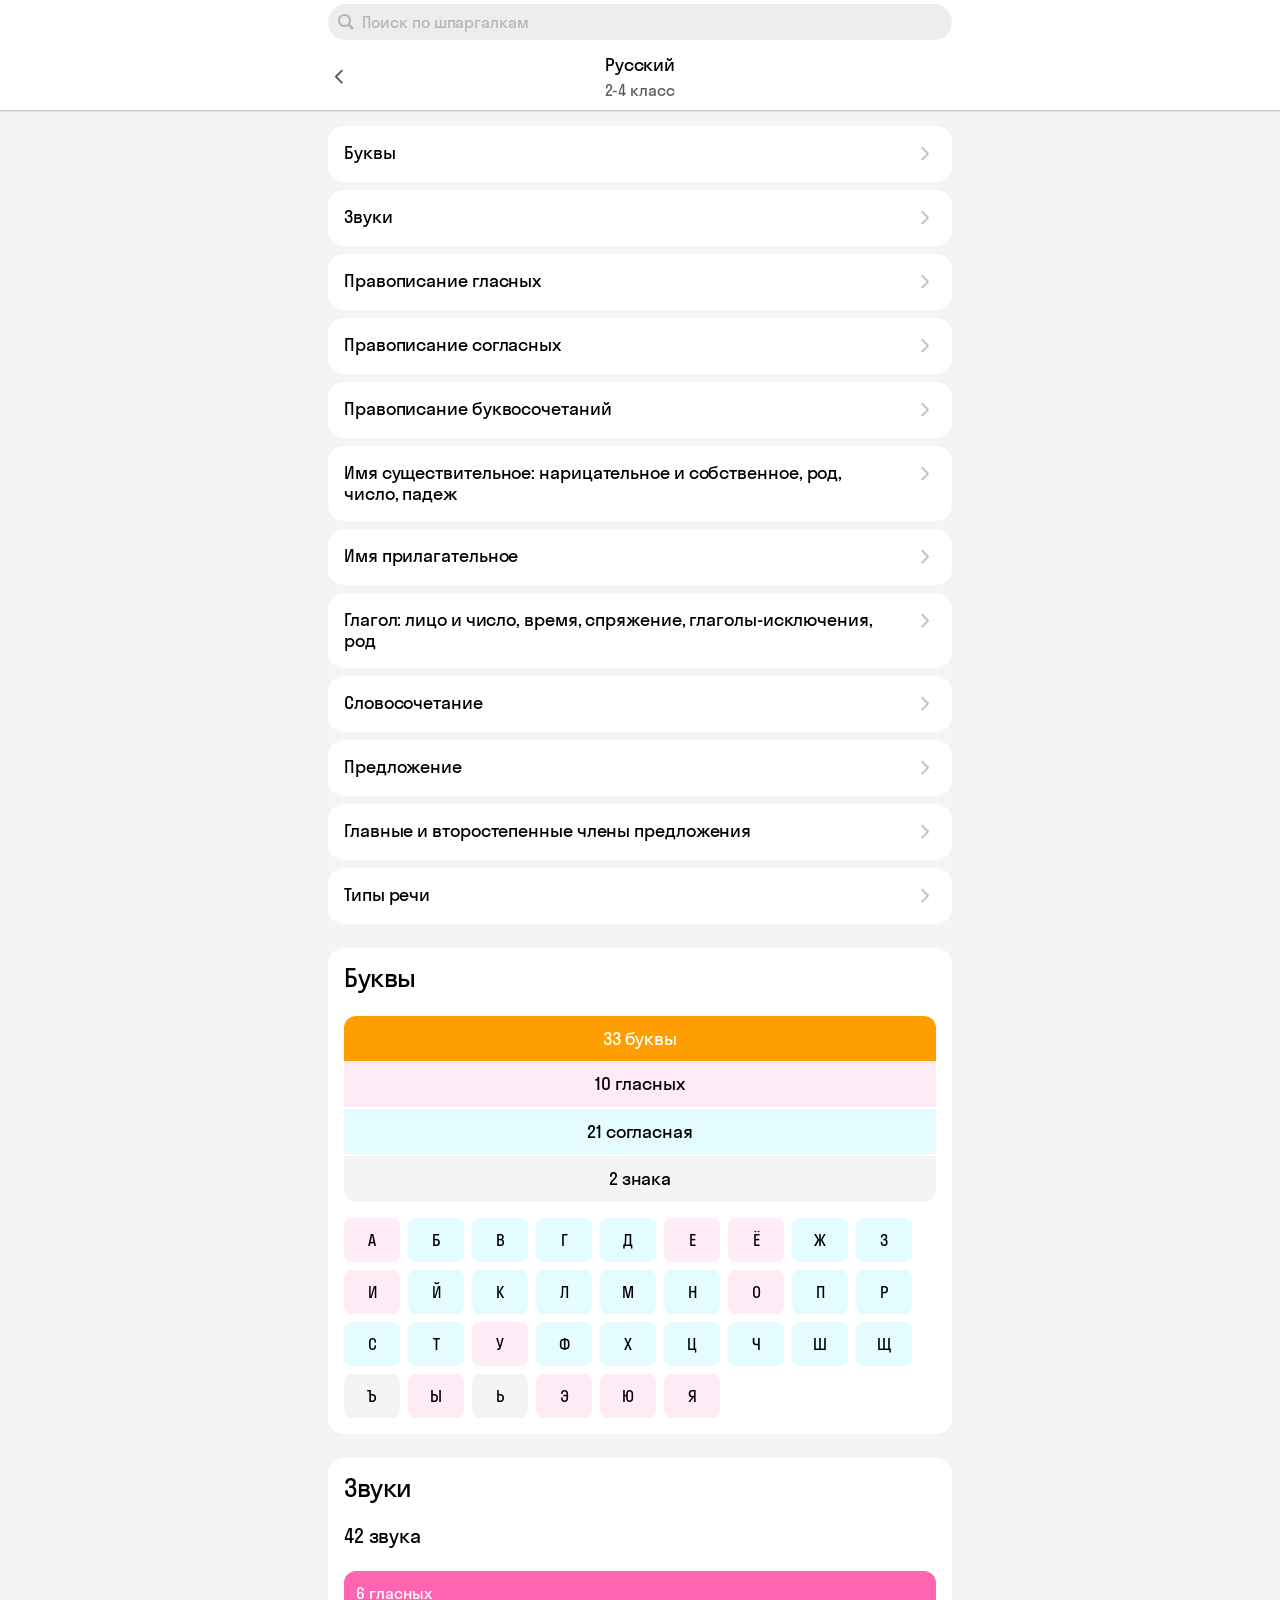
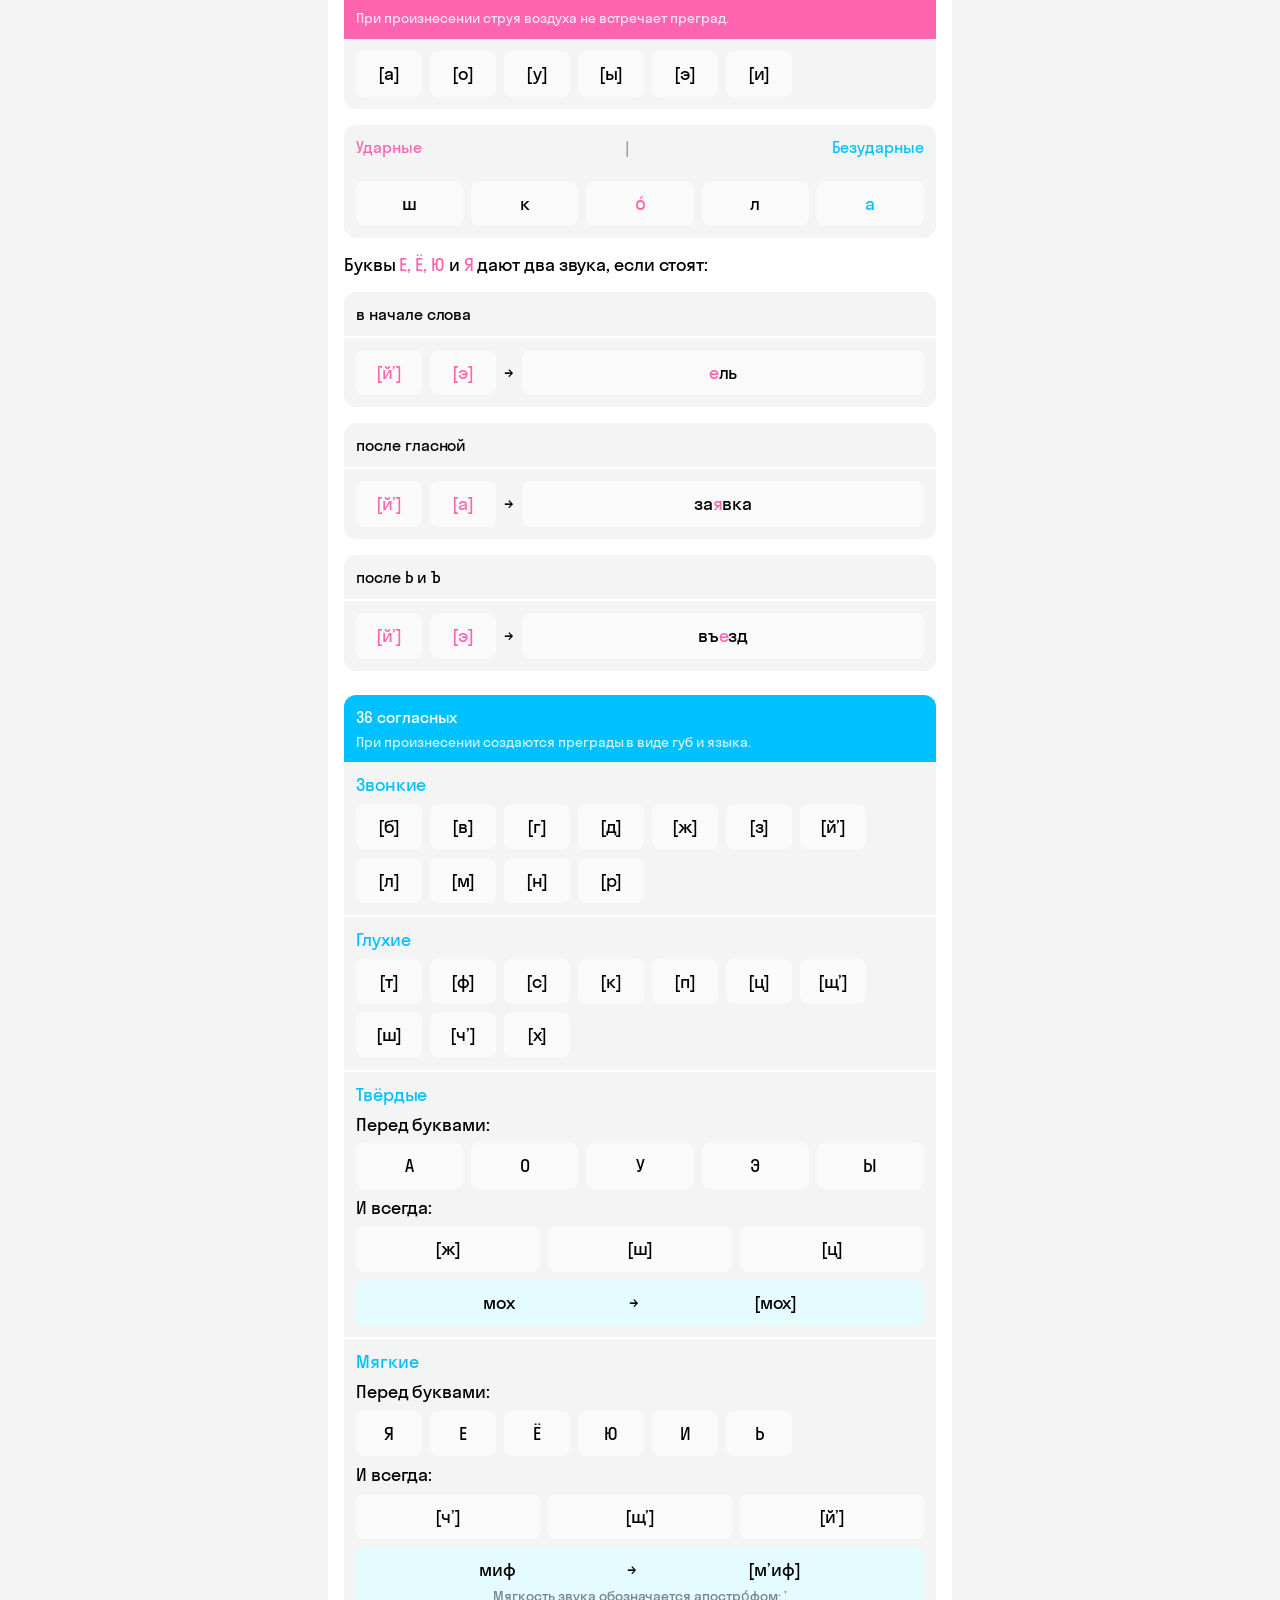
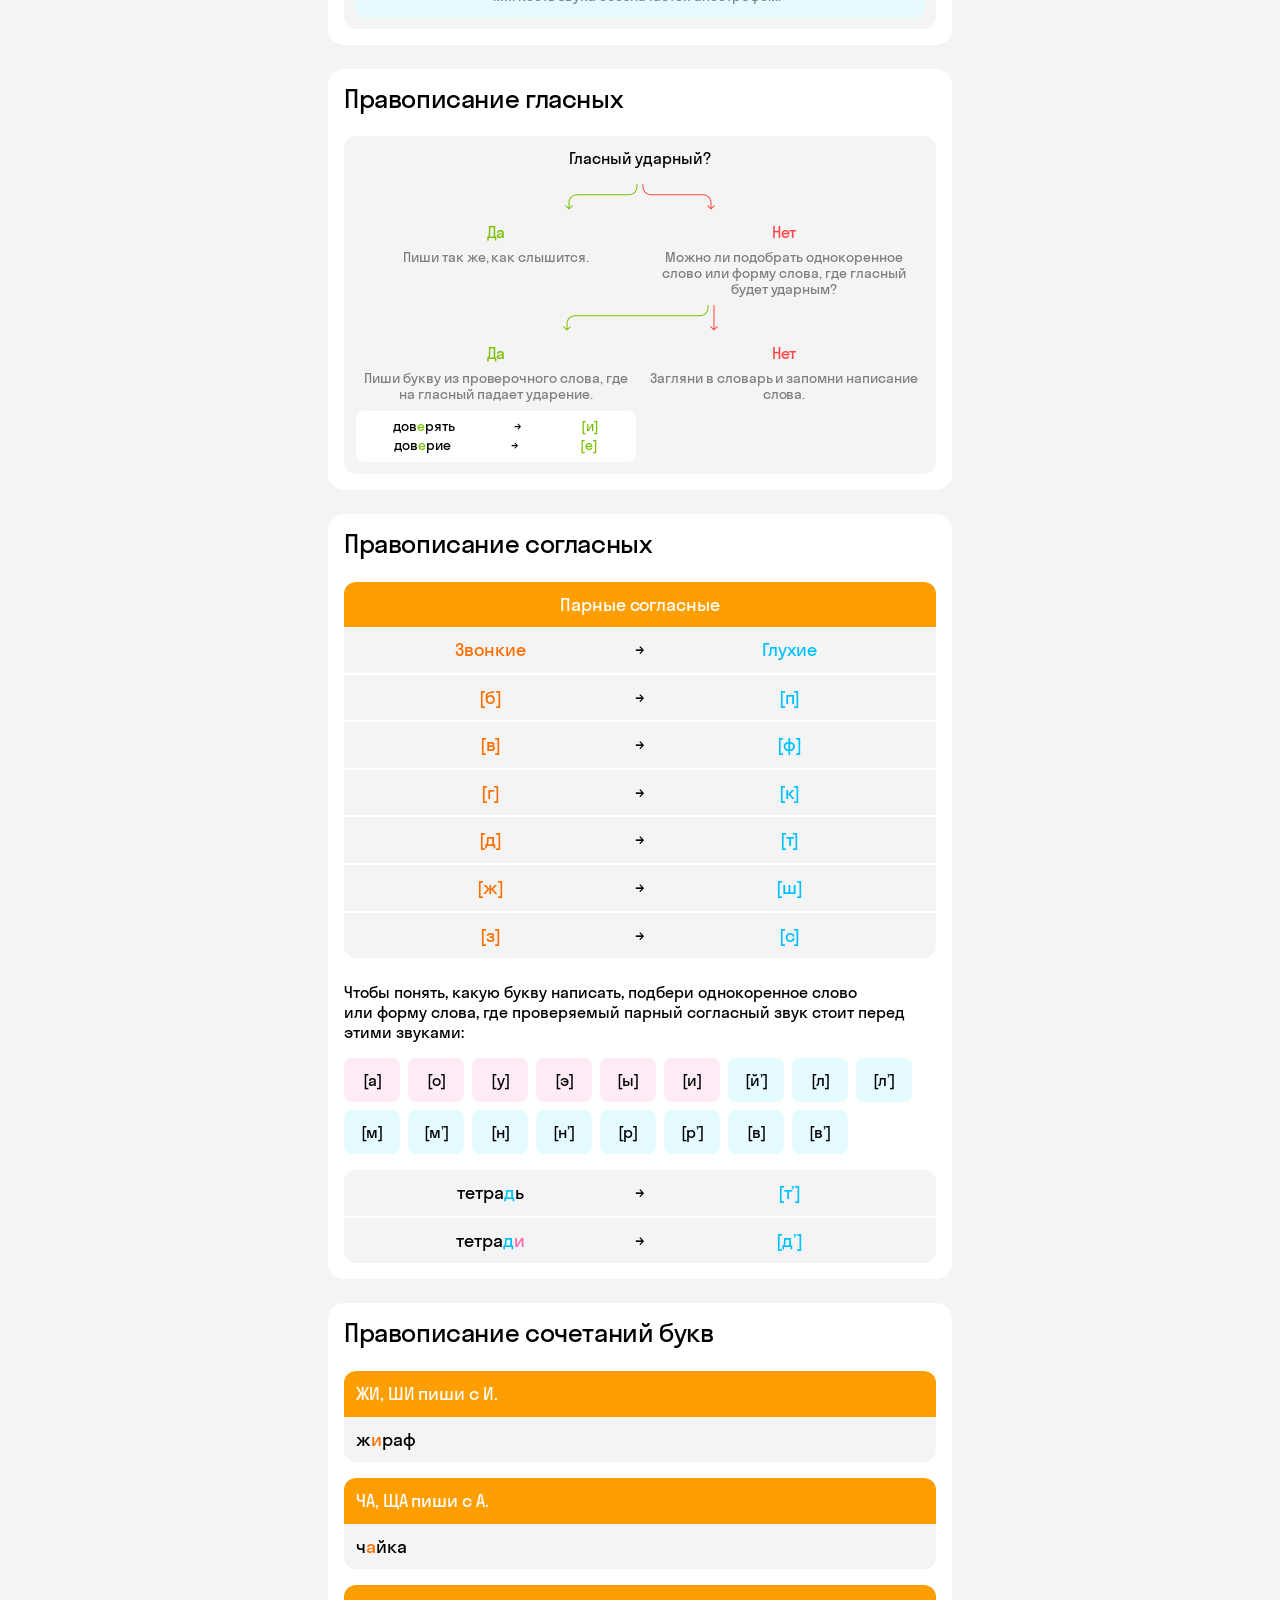
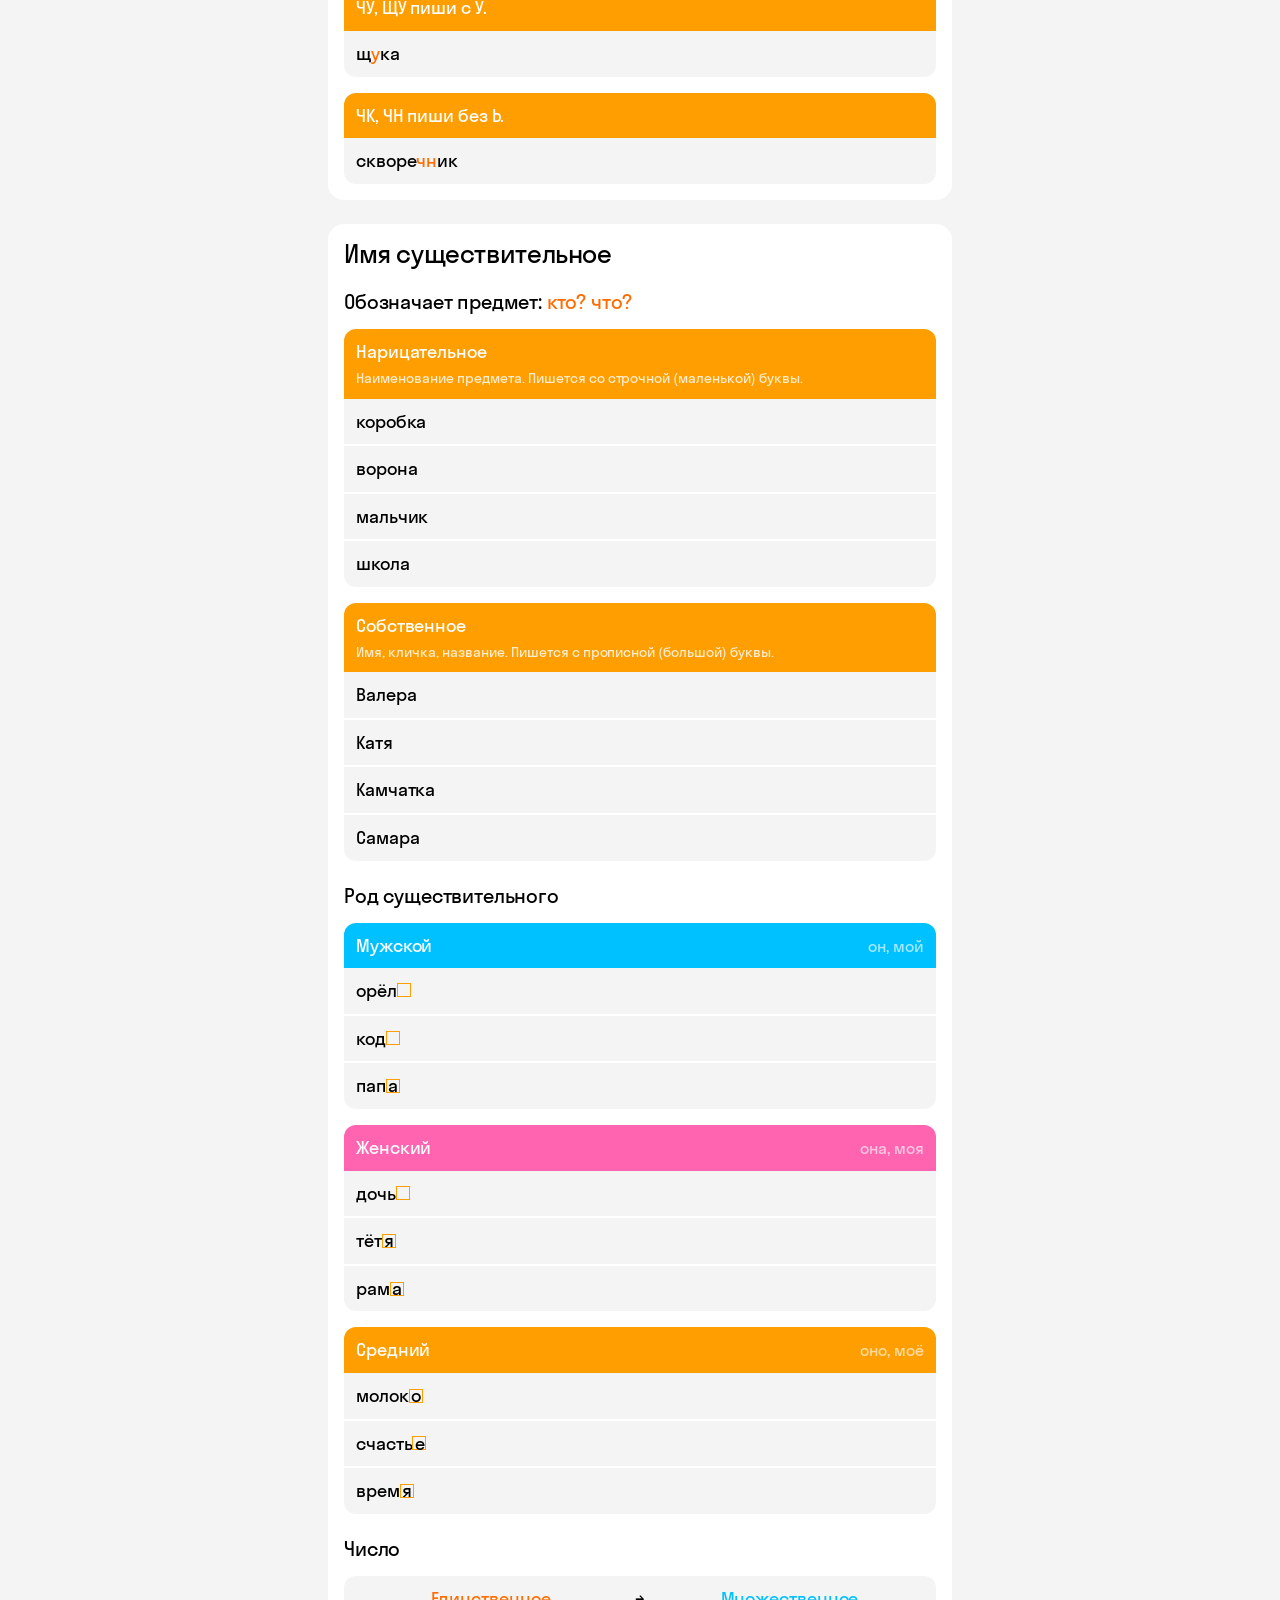
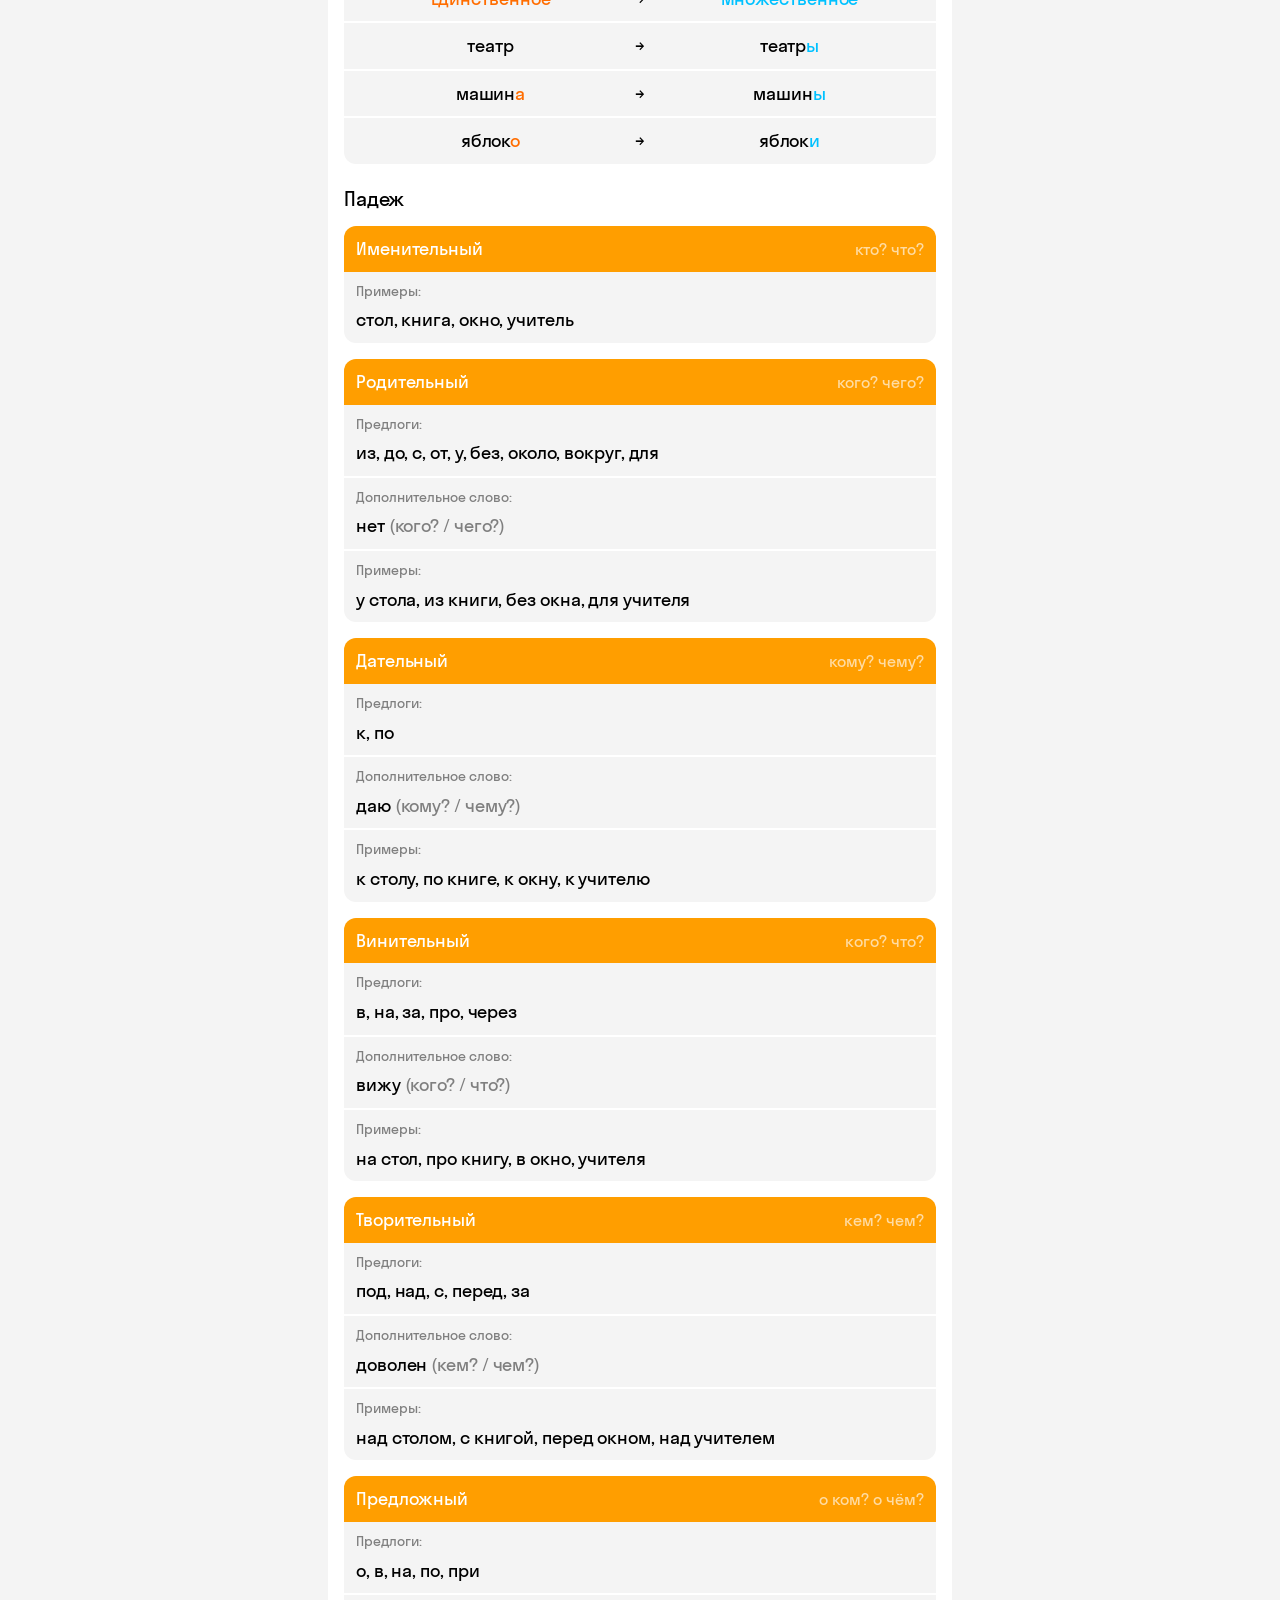
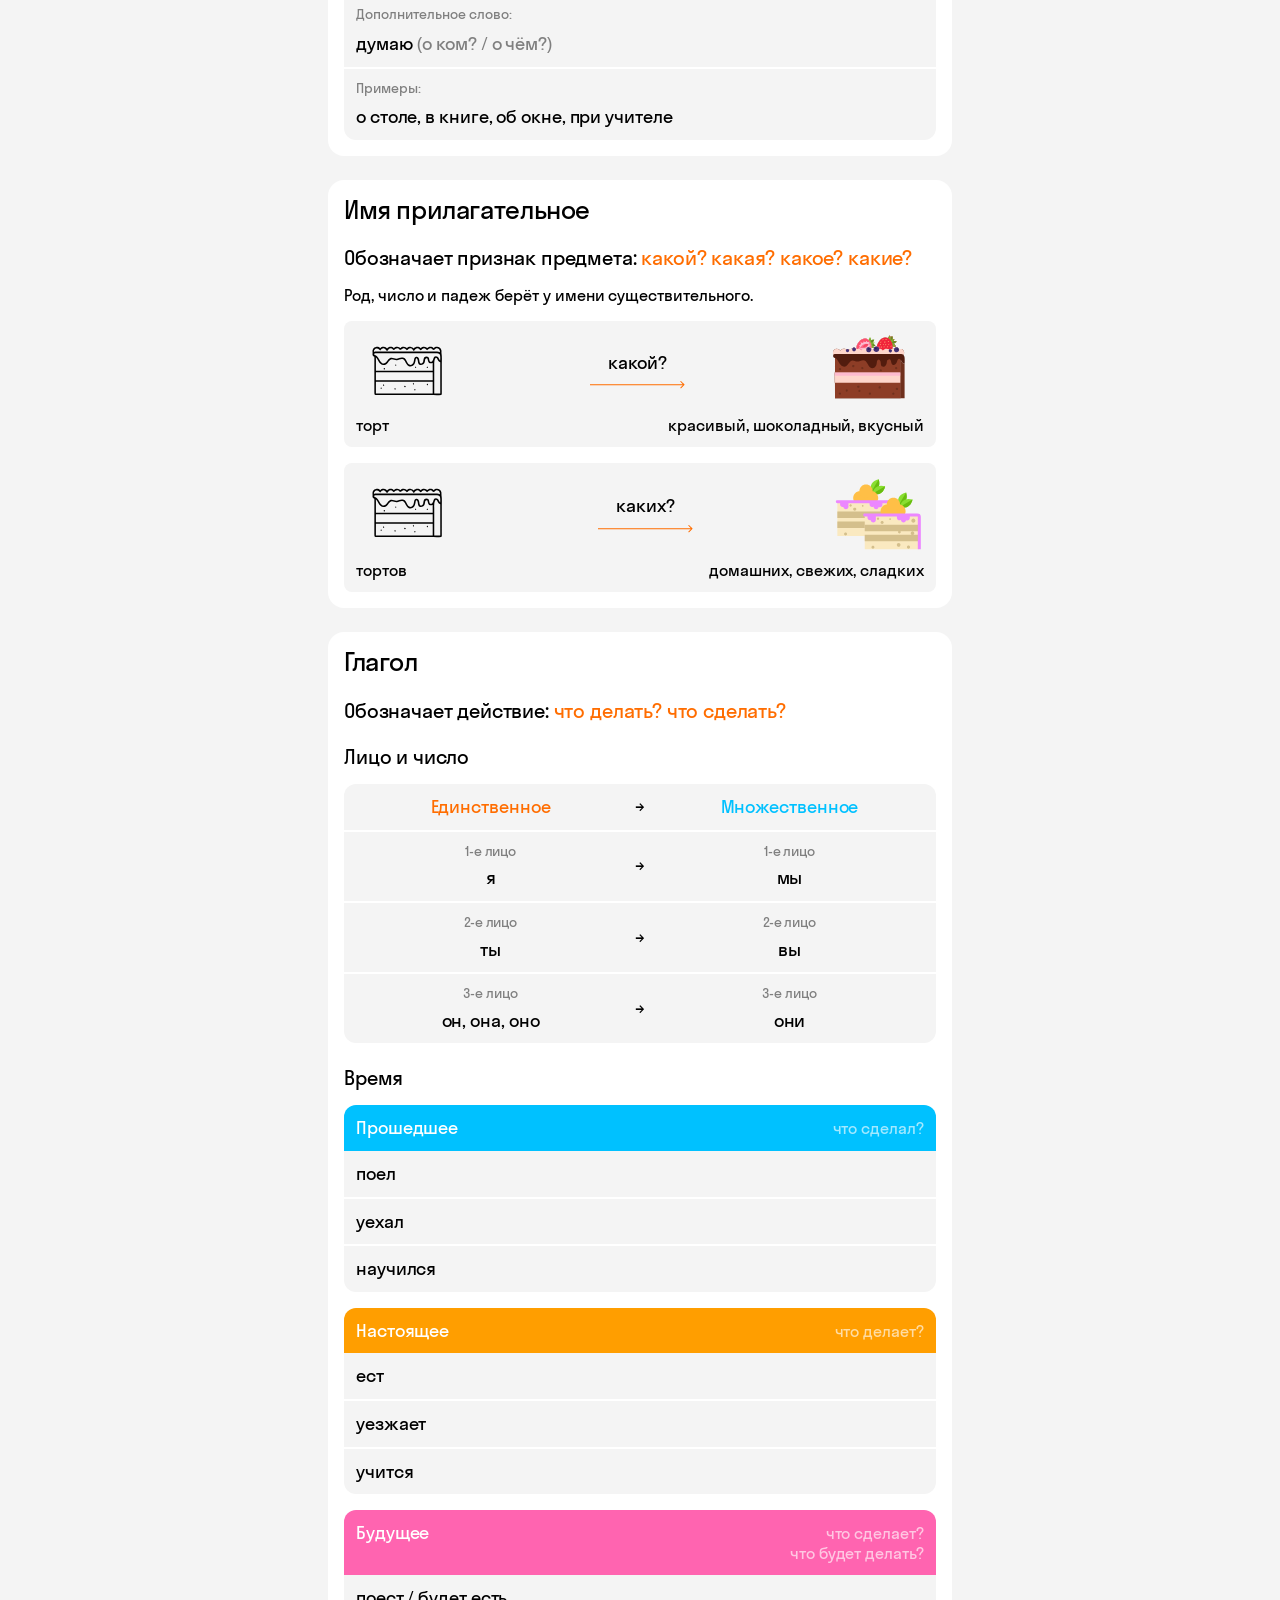
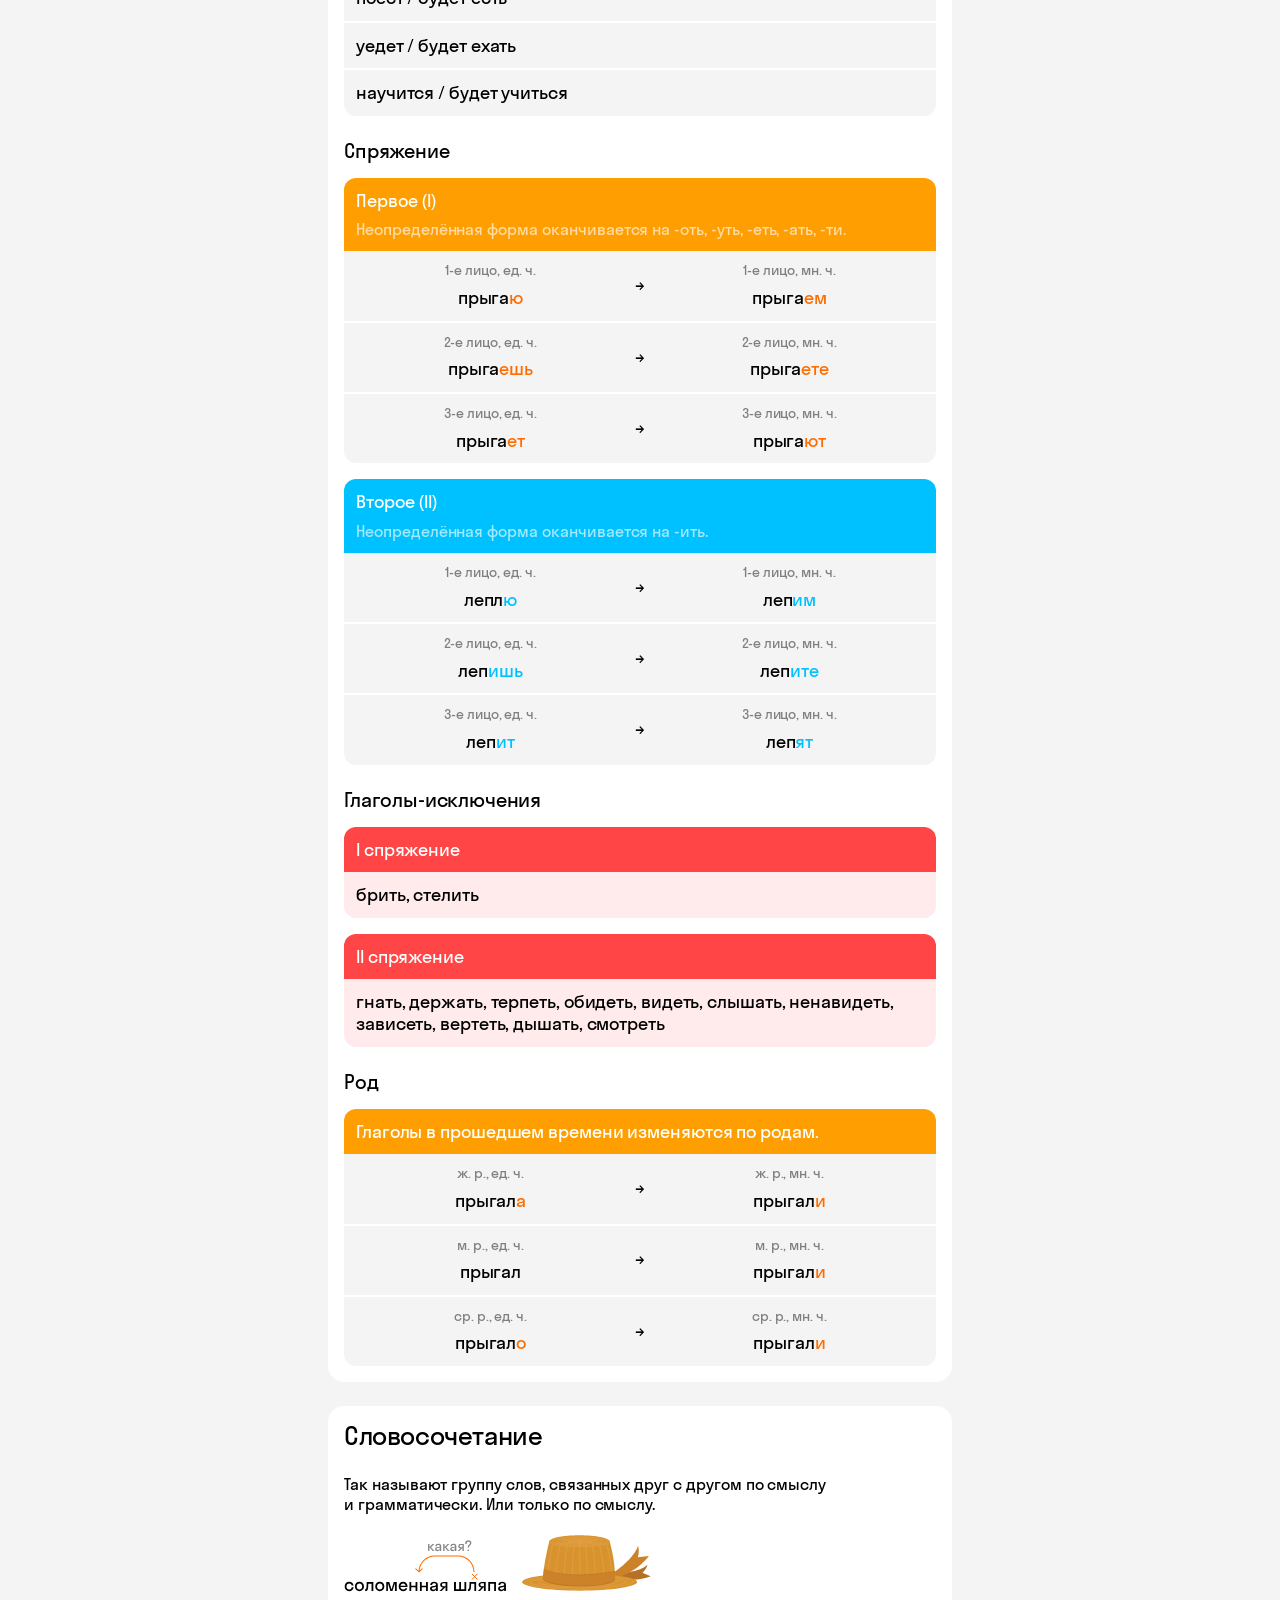
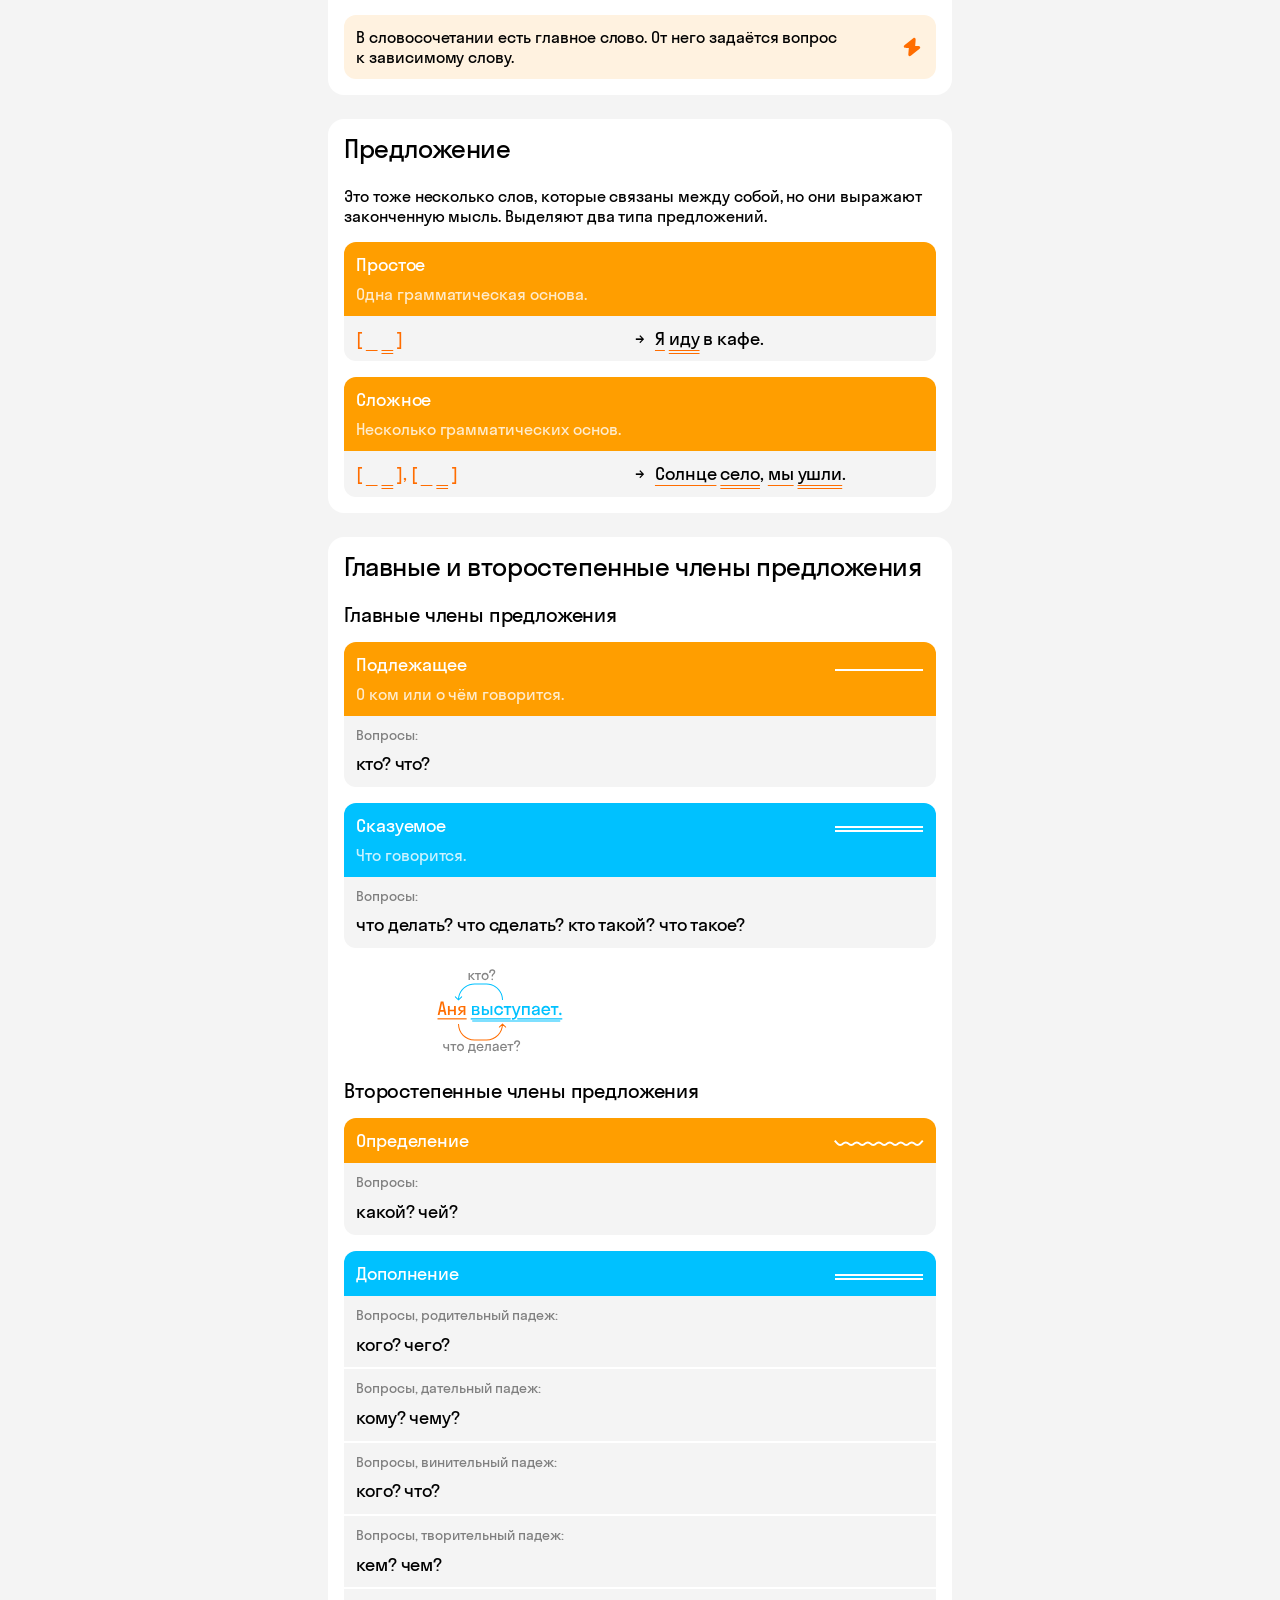
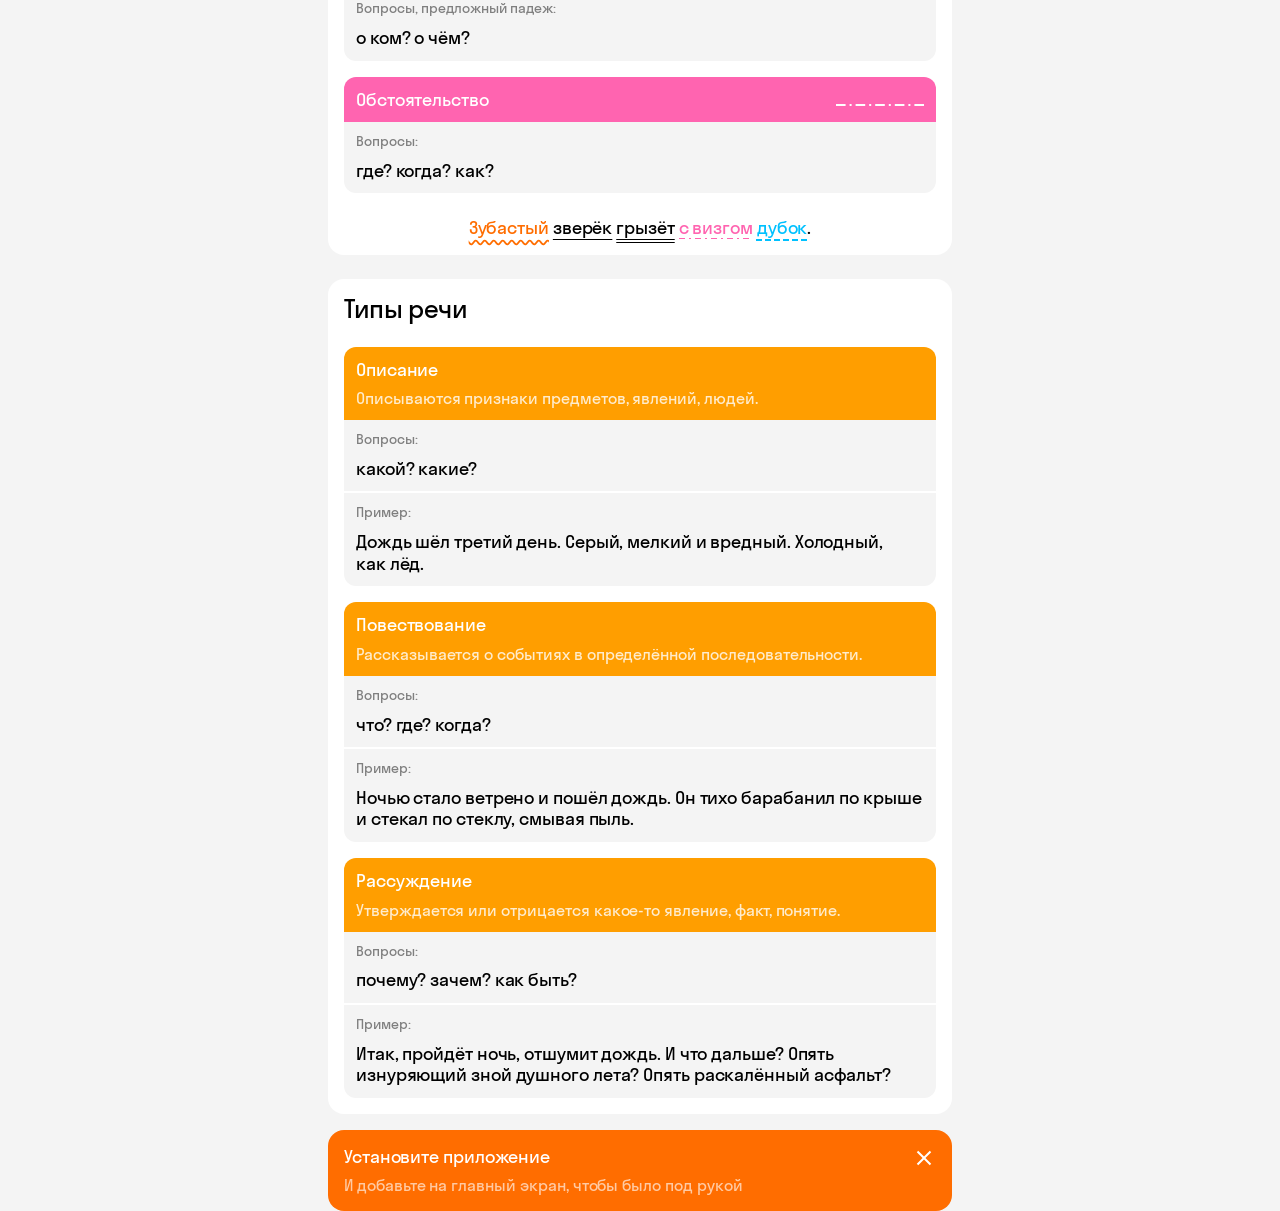
<file: pages/russian-2-4.html>
<!doctype html>

<html lang="ru">
  <head>
    <meta charset="utf-8" />
    <meta content="width=device-width,initial-scale=1" name="viewport" />
    <meta content="#fff" name="theme-color" />
    <link href="../manifest.webmanifest" rel="manifest" />
    <link href="../css/global-styles.css" rel="stylesheet" />
    <link href="../css/search.css" rel="stylesheet" />
    <link href="../css/subject.css" rel="stylesheet" />
    <link href="../css/russian.css" rel="stylesheet" />
    <title>Russian24</title>
  </head>
  <body>
    <nav class="search-shell">
      <div class="search-box" id="search-box">
        <span aria-hidden="true" class="search-box__icon">
          <img src="../icons/zoom.svg" />
        </span>
        <input
          autocomplete="off"
          class="search-box__input font-s"
          id="site-search"
          placeholder="Поиск по шпаргалкам"
          type="search" />
        <button
          aria-label="Очистить поиск"
          class="search-box__clear"
          type="button">
          <img src="../icons/close-circle-grey.svg" />
        </button>
        <div
          aria-live="polite"
          class="search-results"
          hidden=""
          id="search-results"></div>
      </div>
    </nav>
    <header class="header header--subject">
      <div class="header__content">
        <a class="header__return-btn" href="../">
          <img src="../icons/arw-left.svg" />
        </a>
        <div class="header__text">
          <h1 class="header__title font-m">Русский</h1>
          <h2 class="header__subtitle font-s">2-4 класс</h2>
        </div>
        <div style="visibility: hidden"></div>
      </div>
    </header>
    <div aria-hidden="true" class="page-spacer"></div>
    <main>
      <section
        class="search-results"
        data-grade-band="2-4"
        data-page="russian-2-4.html"
        data-subject-code="rus"
        id="page-toc"></section>
      <section class="cheats__list">
        <div class="cheats__item" id="bukvy">
          <h3 class="cheat__title font-xxl">Буквы</h3>
          <div class="cheat__content">
            <section class="info-list">
              <div class="info-list__item">
                <div class="info-list__name font-m">33 буквы</div>
                <div class="info-list__example --bg-pink10 font-m">
                  10 гласных
                </div>
                <div class="info-list__example --bg-blue10 font-m">
                  21 согласная
                </div>
                <div class="info-list__example --bg-grey font-m">2 знака</div>
              </div>
            </section>
            <section class="info-list info-list--row">
              <div class="info-list__item --bg-pink10">А</div>
              <div class="info-list__item --bg-blue10">Б</div>
              <div class="info-list__item --bg-blue10">В</div>
              <div class="info-list__item --bg-blue10">Г</div>
              <div class="info-list__item --bg-blue10">Д</div>
              <div class="info-list__item --bg-pink10">Е</div>
              <div class="info-list__item --bg-pink10">Ё</div>
              <div class="info-list__item --bg-blue10">Ж</div>
              <div class="info-list__item --bg-blue10">З</div>
              <div class="info-list__item --bg-pink10">И</div>
              <div class="info-list__item --bg-blue10">Й</div>
              <div class="info-list__item --bg-blue10">К</div>
              <div class="info-list__item --bg-blue10">Л</div>
              <div class="info-list__item --bg-blue10">М</div>
              <div class="info-list__item --bg-blue10">Н</div>
              <div class="info-list__item --bg-pink10">О</div>
              <div class="info-list__item --bg-blue10">П</div>
              <div class="info-list__item --bg-blue10">Р</div>
              <div class="info-list__item --bg-blue10">С</div>
              <div class="info-list__item --bg-blue10">Т</div>
              <div class="info-list__item --bg-pink10">У</div>
              <div class="info-list__item --bg-blue10">Ф</div>
              <div class="info-list__item --bg-blue10">Х</div>
              <div class="info-list__item --bg-blue10">Ц</div>
              <div class="info-list__item --bg-blue10">Ч</div>
              <div class="info-list__item --bg-blue10">Ш</div>
              <div class="info-list__item --bg-blue10">Щ</div>
              <div class="info-list__item --bg-grey">Ъ</div>
              <div class="info-list__item --bg-pink10">Ы</div>
              <div class="info-list__item --bg-grey">Ь</div>
              <div class="info-list__item --bg-pink10">Э</div>
              <div class="info-list__item --bg-pink10">Ю</div>
              <div class="info-list__item --bg-pink10">Я</div>
            </section>
          </div>
        </div>

        <div class="cheats__item" id="zvuki">
          <h3 class="cheat__title font-xxl">Звуки</h3>
          <h4 class="cheat__subtitle font-l">42 звука</h4>
          <div class="cheat__content">
            <section class="info-list">
              <div class="info-list__item">
                <div
                  class="info-list__name info-list__name--column --bg-pink60 font-s">
                  6 гласных
                  <span class="font-xs" style="color: var(--w8)"
                    >При произнесении струя воздуха не встречает преград.</span
                  >
                </div>
                <div class="info-list__example info-list__example--row font-m">
                  <div class="info-list__part">[а]</div>
                  <div class="info-list__part">[о]</div>
                  <div class="info-list__part">[у]</div>
                  <div class="info-list__part">[ы]</div>
                  <div class="info-list__part">[э]</div>
                  <div class="info-list__part">[и]</div>
                </div>
              </div>

              <div class="info-list__item">
                <div
                  class="info-list__name info-list__name--row --bg-grey font-s">
                  <span style="color: var(--pink60)">Ударные</span>
                  <span style="color: var(--b48)">|</span>
                  <span style="color: var(--blue60)">Безударные</span>
                </div>
                <div class="info-list__example info-list__example--row font-m">
                  <div class="info-list__part --flex1">ш</div>
                  <div class="info-list__part --flex1">к</div>
                  <div
                    class="info-list__part --flex1"
                    style="color: var(--pink60)">
                    о́
                  </div>
                  <div class="info-list__part --flex1">л</div>
                  <div
                    class="info-list__part --flex1"
                    style="color: var(--blue60)">
                    а
                  </div>
                </div>
              </div>

              <h5 class="cheat__content-title font-m">
                Буквы <span style="color: var(--pink60)">Е, Ё, Ю</span> и
                <span style="color: var(--pink60)">Я</span> дают два звука,
                если стоят:
              </h5>

              <div class="info-list__item">
                <div class="info-list__example font-s">в начале слова</div>
                <div class="info-list__example info-list__example--row font-m">
                  <div class="info-list__part" style="color: var(--pink60)">
                    [й’]
                  </div>
                  <div class="info-list__part" style="color: var(--pink60)">
                    [э]
                  </div>
                  →
                  <div class="info-list__part --flex1">
                    <span style="color: var(--pink60)">е</span>ль
                  </div>
                </div>
              </div>

              <div class="info-list__item">
                <div class="info-list__example font-s">после гласной</div>
                <div class="info-list__example info-list__example--row font-m">
                  <div class="info-list__part" style="color: var(--pink60)">
                    [й’]
                  </div>
                  <div class="info-list__part" style="color: var(--pink60)">
                    [а]
                  </div>
                  →
                  <div class="info-list__part --flex1">
                    за <span style="color: var(--pink60)">я</span>вка
                  </div>
                </div>
              </div>

              <div class="info-list__item">
                <div class="info-list__example font-s">после Ь и Ъ</div>
                <div class="info-list__example info-list__example--row font-m">
                  <div class="info-list__part" style="color: var(--pink60)">
                    [й’]
                  </div>
                  <div class="info-list__part" style="color: var(--pink60)">
                    [э]
                  </div>
                  →
                  <div class="info-list__part --flex1">
                    въ <span style="color: var(--pink60)">е</span>зд
                  </div>
                </div>
              </div>
            </section>
          </div>

          <div class="cheat__content">
            <section class="info-list">
              <div class="info-list__item">
                <div
                  class="info-list__name info-list__name--column --bg-blue60 font-s">
                  36 согласных
                  <span class="font-xs" style="color: var(--w8)"
                    >При произнесении создаются преграды в виде губ и
                    языка.</span
                  >
                </div>
                <div class="info-list__example info-list__example--row font-m">
                  <div
                    class="info-list__label --flex100"
                    style="color: var(--blue60)">
                    Звонкие
                  </div>
                  <div class="info-list__part">[б]</div>
                  <div class="info-list__part">[в]</div>
                  <div class="info-list__part">[г]</div>
                  <div class="info-list__part">[д]</div>
                  <div class="info-list__part">[ж]</div>
                  <div class="info-list__part">[з]</div>
                  <div class="info-list__part">[й’]</div>
                  <div class="info-list__part">[л]</div>
                  <div class="info-list__part">[м]</div>
                  <div class="info-list__part">[н]</div>
                  <div class="info-list__part">[р]</div>
                </div>

                <div class="info-list__example info-list__example--row font-m">
                  <div
                    class="info-list__label --flex100"
                    style="color: var(--blue60)">
                    Глухие
                  </div>
                  <div class="info-list__part">[т]</div>
                  <div class="info-list__part">[ф]</div>
                  <div class="info-list__part">[с]</div>
                  <div class="info-list__part">[к]</div>
                  <div class="info-list__part">[п]</div>
                  <div class="info-list__part">[ц]</div>
                  <div class="info-list__part">[щ’]</div>
                  <div class="info-list__part">[ш]</div>
                  <div class="info-list__part">[ч’]</div>
                  <div class="info-list__part">[х]</div>
                </div>

                <div class="info-list__example info-list__example--row font-m">
                  <div
                    class="info-list__label --flex100"
                    style="color: var(--blue60)">
                    Твёрдые
                  </div>
                  <div
                    class="info-list__label --flex100"
                    style="color: var(--b)">
                    Перед буквами:
                  </div>
                  <div class="info-list__part --flex1">А</div>
                  <div class="info-list__part --flex1">О</div>
                  <div class="info-list__part --flex1">У</div>
                  <div class="info-list__part --flex1">Э</div>
                  <div class="info-list__part --flex1">Ы</div>

                  <div
                    class="info-list__label --flex100"
                    style="color: var(--b)">
                    И всегда:
                  </div>
                  <div class="info-list__part --flex1">[ж]</div>
                  <div class="info-list__part --flex1">[ш]</div>
                  <div class="info-list__part --flex1">[ц]</div>
                  <div
                    class="info-list__part --bg-blue10 --flex100"
                    style="justify-content: space-evenly">
                    <span>мох</span>
                    <span>→</span>
                    <span>[мох]</span>
                  </div>
                </div>

                <div class="info-list__example info-list__example--row font-m">
                  <div
                    class="info-list__label --flex100"
                    style="color: var(--blue60)">
                    Мягкие
                  </div>
                  <div
                    class="info-list__label --flex100"
                    style="color: var(--b)">
                    Перед буквами:
                  </div>
                  <div class="info-list__part">Я</div>
                  <div class="info-list__part">Е</div>
                  <div class="info-list__part">Ё</div>
                  <div class="info-list__part">Ю</div>
                  <div class="info-list__part">И</div>
                  <div class="info-list__part">Ь</div>

                  <div
                    class="info-list__label --flex100"
                    style="color: var(--b)">
                    И всегда:
                  </div>
                  <div class="info-list__part --flex1">[ч’]</div>
                  <div class="info-list__part --flex1">[щ’]</div>
                  <div class="info-list__part --flex1">[й’]</div>
                  <div
                    class="info-list__part info-list__part--column --bg-blue10 --flex100">
                    <div class="--custom-flex --flex100">
                      <span>миф</span>
                      <span>→</span>
                      <span>[м’иф]</span>
                    </div>
                    <span class="font-xs" style="color: var(--b48)"
                      >Мягкость звука обозначается апостро́фом: ’</span
                    >
                  </div>
                </div>
              </div>
            </section>
          </div>
        </div>

        <div class="cheats__item" id="pravopisanie-glasnyh">
          <h3 class="cheat__title font-xxl">Правописание гласных</h3>
          <div class="cheat__content">
            <div class="flowchart font-s">
              <h4 class="flowchart__title">Гласный ударный?</h4>
              <div class="flowchart__content">
                <div class="flowchart__arrows">
                  <svg
                    xmlns="http://www.w3.org/2000/svg"
                    width="288"
                    height="26"
                    viewBox="0 0 288 26"
                    fill="none">
                    <path
                      d="M214.646 25.3536C214.842 25.5488 215.158 25.5488 215.354 25.3536L218.536 22.1716C218.731 21.9763 218.731 21.6597 218.536 21.4645C218.34 21.2692 218.024 21.2692 217.828 21.4645L215 24.2929L212.172 21.4645C211.976 21.2692 211.66 21.2692 211.464 21.4645C211.269 21.6597 211.269 21.9763 211.464 22.1716L214.646 25.3536ZM155 10.7843V11.2843H207V10.7843V10.2843H155V10.7843ZM147 2.78432H147.5V0L147 0L146.5 0V2.78432H147ZM215 18.7843H214.5V25H215H215.5V18.7843H215ZM155 10.7843V10.2843C150.858 10.2843 147.5 6.92645 147.5 2.78432H147H146.5C146.5 7.47874 150.306 11.2843 155 11.2843V10.7843ZM207 10.7843V11.2843C211.142 11.2843 214.5 14.6422 214.5 18.7843H215H215.5C215.5 14.0899 211.694 10.2843 207 10.2843V10.7843Z"
                      fill="#FF4545" />
                    <path
                      d="M72.6464 25.3536C72.8417 25.5488 73.1583 25.5488 73.3536 25.3536L76.5355 22.1716C76.7308 21.9763 76.7308 21.6597 76.5355 21.4645C76.3403 21.2692 76.0237 21.2692 75.8284 21.4645L73 24.2929L70.1716 21.4645C69.9763 21.2692 69.6597 21.2692 69.4645 21.4645C69.2692 21.6597 69.2692 21.9763 69.4645 22.1716L72.6464 25.3536ZM81 10.7843V11.2843H133V10.7843V10.2843H81V10.7843ZM141 2.78432H141.5V0L141 0L140.5 0V2.78432H141ZM73 18.7843H72.5V25H73H73.5V18.7843H73ZM133 10.7843V11.2843C137.694 11.2843 141.5 7.47874 141.5 2.78432H141H140.5C140.5 6.92645 137.142 10.2843 133 10.2843V10.7843ZM81 10.7843V10.2843C76.3056 10.2843 72.5 14.0899 72.5 18.7843H73H73.5C73.5 14.6422 76.8579 11.2843 81 11.2843V10.7843Z"
                      fill="#7AC100" />
                  </svg>
                </div>
                <div class="flowchart__branch">
                  <div class="branch__title" style="color: var(--salad60)">
                    Да
                  </div>
                  <div class="branch__content font-xs">
                    <div class="branch__description">
                      Пиши так же, как слышится.
                    </div>
                  </div>
                </div>
                <div class="flowchart__branch">
                  <div class="branch__title" style="color: var(--red60)">
                    Нет
                  </div>
                  <div class="branch__content font-xs">
                    <div class="branch__description">
                      Можно ли подобрать однокоренное слово или форму слова, где
                      гласный будет ударным?
                    </div>
                  </div>
                </div>

                <div class="flowchart__arrows">
                  <svg
                    xmlns="http://www.w3.org/2000/svg"
                    width="288"
                    height="26"
                    viewBox="0 0 288 26"
                    fill="none">
                    <path
                      d="M217.646 25.3536C217.842 25.5488 218.158 25.5488 218.354 25.3536L221.536 22.1716C221.731 21.9763 221.731 21.6597 221.536 21.4645C221.34 21.2692 221.024 21.2692 220.828 21.4645L218 24.2929L215.172 21.4645C214.976 21.2692 214.66 21.2692 214.464 21.4645C214.269 21.6597 214.269 21.9763 214.464 22.1716L217.646 25.3536ZM218 25H218.5V0L218 0L217.5 0V25H218Z"
                      fill="#FF4545" />
                    <path
                      d="M70.6464 25.3536C70.8417 25.5488 71.1583 25.5488 71.3536 25.3536L74.5355 22.1716C74.7308 21.9763 74.7308 21.6597 74.5355 21.4645C74.3403 21.2692 74.0237 21.2692 73.8284 21.4645L71 24.2929L68.1716 21.4645C67.9763 21.2692 67.6597 21.2692 67.4645 21.4645C67.2692 21.6597 67.2692 21.9763 67.4645 22.1716L70.6464 25.3536ZM79 10.7843V11.2843H204V10.7843V10.2843H79V10.7843ZM212 2.78432H212.5V0L212 0L211.5 0V2.78432H212ZM71 18.7843H70.5V25H71H71.5V18.7843H71ZM204 10.7843V11.2843C208.694 11.2843 212.5 7.47874 212.5 2.78432H212H211.5C211.5 6.92645 208.142 10.2843 204 10.2843V10.7843ZM79 10.7843V10.2843C74.3056 10.2843 70.5 14.0899 70.5 18.7843H71H71.5C71.5 14.6422 74.8579 11.2843 79 11.2843V10.7843Z"
                      fill="#7AC100" />
                  </svg>
                </div>
                <div class="flowchart__branch">
                  <div class="branch__title" style="color: var(--salad60)">
                    Да
                  </div>
                  <div class="branch__content font-xs">
                    <div class="branch__description">
                      Пиши букву из проверочного слова, где на гласный падает
                      ударение.
                    </div>
                    <div class="branch__example">
                      <div class="branch__example-part">
                        <span
                          >дов<span style="color: var(--salad60)">е</span
                          >рять</span
                        >
                        <span>→</span>
                        <span style="color: var(--salad60)">[и]</span>
                      </div>
                      <div class="branch__example-part">
                        <span
                          >дов<span style="color: var(--salad60)">е</span
                          >рие</span
                        >
                        <span>→</span>
                        <span style="color: var(--salad60)">[е]</span>
                      </div>
                    </div>
                  </div>
                </div>
                <div class="flowchart__branch">
                  <div class="branch__title" style="color: var(--red60)">
                    Нет
                  </div>
                  <div class="branch__content font-xs">
                    <div class="branch__description">
                      Загляни в словарь и запомни написание слова.
                    </div>
                  </div>
                </div>
              </div>
            </div>
          </div>
        </div>

        <div class="cheats__item" id="pravopisanie-soglasnyh">
          <h3 class="cheat__title font-xxl">Правописание согласных</h3>
          <div class="cheat__content --2-4">
            <section class="info-list">
              <div class="info-list__item">
                <div class="info-list__name font-m">Парные согласные</div>
                <div class="info-list__example --grid-three-columns font-m">
                  <div class="info-list__part" style="color: var(--orange90)">
                    Звонкие
                  </div>
                  <div class="info-list__part">→</div>
                  <div class="info-list__part" style="color: var(--blue60)">
                    Глухие
                  </div>
                </div>

                <div class="info-list__example --grid-three-columns font-m">
                  <div class="info-list__part" style="color: var(--orange90)">
                    [б]
                  </div>
                  <div class="info-list__part">→</div>
                  <div class="info-list__part" style="color: var(--blue60)">
                    [п]
                  </div>
                </div>

                <div class="info-list__example --grid-three-columns font-m">
                  <div class="info-list__part" style="color: var(--orange90)">
                    [в]
                  </div>
                  <div class="info-list__part">→</div>
                  <div class="info-list__part" style="color: var(--blue60)">
                    [ф]
                  </div>
                </div>

                <div class="info-list__example --grid-three-columns font-m">
                  <div class="info-list__part" style="color: var(--orange90)">
                    [г]
                  </div>
                  <div class="info-list__part">→</div>
                  <div class="info-list__part" style="color: var(--blue60)">
                    [к]
                  </div>
                </div>

                <div class="info-list__example --grid-three-columns font-m">
                  <div class="info-list__part" style="color: var(--orange90)">
                    [д]
                  </div>
                  <div class="info-list__part">→</div>
                  <div class="info-list__part" style="color: var(--blue60)">
                    [т]
                  </div>
                </div>

                <div class="info-list__example --grid-three-columns font-m">
                  <div class="info-list__part" style="color: var(--orange90)">
                    [ж]
                  </div>
                  <div class="info-list__part">→</div>
                  <div class="info-list__part" style="color: var(--blue60)">
                    [ш]
                  </div>
                </div>

                <div class="info-list__example --grid-three-columns font-m">
                  <div class="info-list__part" style="color: var(--orange90)">
                    [з]
                  </div>
                  <div class="info-list__part">→</div>
                  <div class="info-list__part" style="color: var(--blue60)">
                    [с]
                  </div>
                </div>
              </div>
            </section>
          </div>

          <div class="cheat__content --2-4">
            Чтобы понять, какую букву написать, подбери однокоренное слово
            или форму слова, где проверяемый парный согласный звук стоит перед
            этими звуками:
            <section class="info-list info-list--row">
              <div class="info-list__item --bg-pink10">[а]</div>
              <div class="info-list__item --bg-pink10">[о]</div>
              <div class="info-list__item --bg-pink10">[у]</div>
              <div class="info-list__item --bg-pink10">[э]</div>
              <div class="info-list__item --bg-pink10">[ы]</div>
              <div class="info-list__item --bg-pink10">[и]</div>

              <div class="info-list__item --bg-blue10">[й’]</div>
              <div class="info-list__item --bg-blue10">[л]</div>
              <div class="info-list__item --bg-blue10">[л’]</div>
              <div class="info-list__item --bg-blue10">[м]</div>
              <div class="info-list__item --bg-blue10">[м’]</div>
              <div class="info-list__item --bg-blue10">[н]</div>
              <div class="info-list__item --bg-blue10">[н’]</div>
              <div class="info-list__item --bg-blue10">[р]</div>
              <div class="info-list__item --bg-blue10">[р’]</div>
              <div class="info-list__item --bg-blue10">[в]</div>
              <div class="info-list__item --bg-blue10">[в’]</div>
            </section>

            <section class="info-list">
              <div class="info-list__item">
                <div class="info-list__example --grid-three-columns font-m">
                  <div class="info-list__part">
                    тетра<span style="color: var(--blue60)">д</span>ь
                  </div>
                  <div class="info-list__part">→</div>
                  <div class="info-list__part" style="color: var(--blue60)">
                    [т’]
                  </div>
                </div>

                <div class="info-list__example --grid-three-columns font-m">
                  <div class="info-list__part">
                    тетра<span style="color: var(--blue60)">д</span
                    ><span style="color: var(--pink60)">и</span>
                  </div>
                  <div class="info-list__part">→</div>
                  <div class="info-list__part" style="color: var(--blue60)">
                    [д’]
                  </div>
                </div>
              </div>
            </section>
          </div>
        </div>

        <div class="cheats__item" id="bukvosochetaniya">
          <h3 class="cheat__title font-xxl">Правописание сочетаний букв</h3>
          <div class="cheat__content">
            <section class="info-list">
              <div class="info-list__item">
                <div class="info-list__name font-m">ЖИ, ШИ пиши с И.</div>
                <div class="info-list__example font-m">
                  <span>ж<span style="color: var(--orange90)">и</span>раф</span>
                </div>
              </div>

              <div class="info-list__item">
                <div class="info-list__name font-m">ЧА, ЩА пиши с А.</div>
                <div class="info-list__example font-m">
                  <span>ч<span style="color: var(--orange90)">а</span>йка</span>
                </div>
              </div>

              <div class="info-list__item">
                <div class="info-list__name font-m">ЧУ, ЩУ пиши с У.</div>
                <div class="info-list__example font-m">
                  <span>щ<span style="color: var(--orange90)">у</span>ка</span>
                </div>
              </div>

              <div class="info-list__item">
                <div class="info-list__name font-m">ЧК, ЧН пиши без Ь.</div>
                <div class="info-list__example font-m">
                  <span
                    >скворе<span style="color: var(--orange90)">чн</span
                    >ик</span
                  >
                </div>
              </div>
            </section>
          </div>
        </div>

        <div class="cheats__item" id="suschestvitelnoe">
          <h3 class="cheat__title font-xxl">Имя существительное</h3>
          <div class="cheat__content">
            <h4 class="cheat__content-title font-l">
              Обозначает предмет:
              <span style="color: var(--orange90)">кто? что?</span>
            </h4>
            <section class="info-list">
              <div class="info-list__item">
                <div class="info-list__name info-list__name--column font-m">
                  Нарицательное
                  <span class="font-xs" style="color: var(--w8)">
                    Наименование предмета. Пишется со строчной (маленькой)
                    буквы.
                  </span>
                </div>
                <div class="info-list__example font-m">коробка</div>
                <div class="info-list__example font-m">ворона</div>
                <div class="info-list__example font-m">мальчик</div>
                <div class="info-list__example font-m">школа</div>
              </div>

              <div class="info-list__item">
                <div class="info-list__name info-list__name--column font-m">
                  Собственное
                  <span class="font-xs" style="color: var(--w8)">
                    Имя, кличка, название. Пишется с прописной (большой) буквы.
                  </span>
                </div>
                <div class="info-list__example font-m">Валера</div>
                <div class="info-list__example font-m">Катя</div>
                <div class="info-list__example font-m">Камчатка</div>
                <div class="info-list__example font-m">Самара</div>
              </div>
            </section>
          </div>

          <div class="cheat__content">
            <h4 class="cheat__content-title font-l">Род существительного</h4>
            <section class="info-list">
              <div class="info-list__item">
                <div
                  class="info-list__name info-list__name--row --bg-blue60 font-m">
                  Мужской
                  <span class="font-s" style="color: var(--w64)">
                    он, мой
                  </span>
                </div>
                <div class="info-list__example font-m">
                  <span>орёл<span class="word__ending-square"></span></span>
                </div>
                <div class="info-list__example font-m">
                  <span>код<span class="word__ending-square"></span></span>
                </div>
                <div class="info-list__example font-m">
                  <span>пап<span class="word__ending-square">а</span></span>
                </div>
              </div>

              <div class="info-list__item">
                <div
                  class="info-list__name info-list__name--row --bg-pink60 font-m">
                  Женский
                  <span class="font-s" style="color: var(--w64)">
                    она, моя
                  </span>
                </div>
                <div class="info-list__example font-m">
                  <span>дочь<span class="word__ending-square"></span></span>
                </div>
                <div class="info-list__example font-m">
                  <span>тёт<span class="word__ending-square">я</span></span>
                </div>
                <div class="info-list__example font-m">
                  <span>рам<span class="word__ending-square">а</span></span>
                </div>
              </div>

              <div class="info-list__item">
                <div class="info-list__name info-list__name--row font-m">
                  Средний
                  <span class="font-s" style="color: var(--w64)">
                    оно, моё
                  </span>
                </div>
                <div class="info-list__example font-m">
                  <span>молок<span class="word__ending-square">о</span></span>
                </div>
                <div class="info-list__example font-m">
                  <span>счасть<span class="word__ending-square">е</span></span>
                </div>
                <div class="info-list__example font-m">
                  <span>врем<span class="word__ending-square">я</span></span>
                </div>
              </div>
            </section>
          </div>

          <div class="cheat__content">
            <h4 class="cheat__content-title font-l">Число</h4>
            <section class="info-list">
              <div class="info-list__item">
                <div class="info-list__example --grid-three-columns font-m">
                  <div class="info-list__part" style="color: var(--orange90)">
                    Единственное
                  </div>
                  <div class="info-list__part">→</div>
                  <div class="info-list__part" style="color: var(--blue60)">
                    Множественное
                  </div>
                </div>

                <div class="info-list__example --grid-three-columns font-m">
                  <div class="info-list__part">театр</div>
                  <div class="info-list__part">→</div>
                  <div class="info-list__part">
                    театр<span style="color: var(--blue60)">ы</span>
                  </div>
                </div>

                <div class="info-list__example --grid-three-columns font-m">
                  <div class="info-list__part">
                    машин<span style="color: var(--orange90)">а</span>
                  </div>
                  <div class="info-list__part">→</div>
                  <div class="info-list__part">
                    машин<span style="color: var(--blue60)">ы</span>
                  </div>
                </div>

                <div class="info-list__example --grid-three-columns font-m">
                  <div class="info-list__part">
                    яблок<span style="color: var(--orange90)">о</span>
                  </div>
                  <div class="info-list__part">→</div>
                  <div class="info-list__part">
                    яблок<span style="color: var(--blue60)">и</span>
                  </div>
                </div>
              </div>
            </section>
          </div>

          <div class="cheat__content">
            <h4 class="cheat__content-title font-l">Падеж</h4>
            <section class="info-list">
              <div class="info-list__item">
                <div class="info-list__name info-list__name--row font-m">
                  Именительный
                  <span class="font-s" style="color: var(--w64)">
                    кто? что?
                  </span>
                </div>
                <div class="info-list__example font-m">
                  <span class="info-list__label font-xs">Примеры:</span>
                  стол, книга, окно, учитель
                </div>
              </div>

              <div class="info-list__item">
                <div class="info-list__name info-list__name--row font-m">
                  Родительный
                  <span class="font-s" style="color: var(--w64)">
                    кого? чего?
                  </span>
                </div>
                <div class="info-list__example font-m">
                  <span class="info-list__label font-xs">Предлоги:</span>
                  из, до, с, от, у, без, около, вокруг, для
                </div>

                <div class="info-list__example font-m">
                  <span class="info-list__label font-xs"
                    >Дополнительное слово:</span
                  >
                  <span
                    >нет
                    <span style="color: var(--b48)">(кого? / чего?)</span></span
                  >
                </div>

                <div class="info-list__example font-m">
                  <span class="info-list__label font-xs">Примеры:</span>
                  у стола, из книги, без окна, для учителя
                </div>
              </div>

              <div class="info-list__item">
                <div class="info-list__name info-list__name--row font-m">
                  Дательный
                  <span class="font-s" style="color: var(--w64)">
                    кому? чему?
                  </span>
                </div>
                <div class="info-list__example font-m">
                  <span class="info-list__label font-xs">Предлоги:</span>
                  к, по
                </div>

                <div class="info-list__example font-m">
                  <span class="info-list__label font-xs"
                    >Дополнительное слово:</span
                  >
                  <span
                    >даю
                    <span style="color: var(--b48)">(кому? / чему?)</span></span
                  >
                </div>

                <div class="info-list__example font-m">
                  <span class="info-list__label font-xs">Примеры:</span>
                  к столу, по книге, к окну, к учителю
                </div>
              </div>

              <div class="info-list__item">
                <div class="info-list__name info-list__name--row font-m">
                  Винительный
                  <span class="font-s" style="color: var(--w64)">
                    кого? что?
                  </span>
                </div>
                <div class="info-list__example font-m">
                  <span class="info-list__label font-xs">Предлоги:</span>
                  в, на, за, про, через
                </div>

                <div class="info-list__example font-m">
                  <span class="info-list__label font-xs"
                    >Дополнительное слово:</span
                  >
                  <span
                    >вижу
                    <span style="color: var(--b48)">(кого? / что?)</span></span
                  >
                </div>

                <div class="info-list__example font-m">
                  <span class="info-list__label font-xs">Примеры:</span>
                  на стол, про книгу, в окно, учителя
                </div>
              </div>

              <div class="info-list__item">
                <div class="info-list__name info-list__name--row font-m">
                  Творительный
                  <span class="font-s" style="color: var(--w64)">
                    кем? чем?
                  </span>
                </div>
                <div class="info-list__example font-m">
                  <span class="info-list__label font-xs">Предлоги:</span>
                  под, над, с, перед, за
                </div>

                <div class="info-list__example font-m">
                  <span class="info-list__label font-xs"
                    >Дополнительное слово:</span
                  >
                  <span
                    >доволен
                    <span style="color: var(--b48)">(кем? / чем?)</span></span
                  >
                </div>

                <div class="info-list__example font-m">
                  <span class="info-list__label font-xs">Примеры:</span>
                  над столом, с книгой, перед окном, над учителем
                </div>
              </div>

              <div class="info-list__item">
                <div class="info-list__name info-list__name--row font-m">
                  Предложный
                  <span class="font-s" style="color: var(--w64)">
                    о ком? о чём?
                  </span>
                </div>
                <div class="info-list__example font-m">
                  <span class="info-list__label font-xs">Предлоги:</span>
                  о, в, на, по, при
                </div>

                <div class="info-list__example font-m">
                  <span class="info-list__label font-xs"
                    >Дополнительное слово:</span
                  >
                  <span
                    >думаю
                    <span style="color: var(--b48)"
                      >(о ком? / о чём?)</span
                    ></span
                  >
                </div>

                <div class="info-list__example font-m">
                  <span class="info-list__label font-xs">Примеры:</span>
                  о столе, в книге, об окне, при учителе
                </div>
              </div>
            </section>
          </div>
        </div>

        <div class="cheats__item" id="prilagatelnoe">
          <h3 class="cheat__title font-xxl">Имя прилагательное</h3>
          <div class="cheat__content">
            <h4 class="cheat__content-title font-l">
              Обозначает признак предмета:
              <span style="color: var(--orange90)"
                >какой? какая? какое? какие?</span
              >
            </h4>
            <div class="cheat__content-note font-s">
              Род, число и падеж берёт у имени существительного.
            </div>

            <div class="cheat__content-example">
              <div class="example__visual">
                <svg
                  xmlns="http://www.w3.org/2000/svg"
                  width="102"
                  height="74"
                  viewBox="0 0 102 74"
                  fill="none">
                  <path
                    d="M64.7884 15.2777C65.1643 14.5716 65.5615 14.2352 66.371 14.0211C67.6478 13.6833 69.3384 13.775 70.4532 14.5327C70.5346 14.588 70.9619 14.9299 71.0672 14.9882C71.542 14.733 71.95 14.3642 72.4593 14.1687C73.0418 13.9294 73.63 13.8237 74.2594 13.8274C75.7654 13.8463 76.7114 14.2118 77.7744 15.2653C78.4754 14.0569 79.6071 13.9048 80.8681 13.848C83.1011 13.7474 84.9092 15.2027 85.3963 17.3497C85.6167 18.2205 85.3746 19.3648 85.5112 20.2103C86.1182 23.9558 85.801 27.5867 85.7952 31.3643L85.7959 53.7295C85.7887 56.0293 85.8313 58.3577 85.793 60.6578C85.78 61.4257 85.6564 61.5518 85.1405 62.0107C81.4643 62.429 77.4449 62.0826 73.716 62.0814L44.0106 62.0801L27.9792 62.0842C25.1772 62.0862 22.3723 62.1056 19.5711 62.067C18.907 62.0578 18.5225 61.6734 18.453 61.021C18.3018 59.6009 18.356 58.1437 18.3571 56.7135L18.354 49.7141L18.3681 23.8354C18.1615 23.7217 17.9592 23.6003 17.7617 23.4714C16.1226 22.3981 16.5624 21.6426 16.5792 20.0561C16.5961 18.4498 16.1294 17.1163 17.1996 15.6304C17.9333 14.6115 18.7346 14.1269 19.9598 13.896C21.7308 13.7005 23.0483 13.9432 24.3112 15.2493C25.0266 13.9998 26.5692 13.761 27.8852 13.8551C29.2992 13.9563 30.1374 14.4411 31.0453 15.497C32.6031 13.3855 36.1547 13.2299 37.8472 15.1988C39.4215 13.5988 41.6025 13.4931 43.5936 14.3903C43.8941 14.5258 44.3305 15.0631 44.5768 15.0837C45.457 13.5119 48.7296 13.5802 50.0726 14.471C50.4427 14.7165 50.5755 14.8618 50.8454 15.1965C51.9675 14.0319 53.3877 13.6784 54.9613 13.8884C56.2362 14.0585 56.9136 14.4612 57.6904 15.4677C57.7328 15.4216 57.776 15.3762 57.8202 15.3317C59.8154 13.3214 62.7745 13.2933 64.7884 15.2777Z"
                    fill="black" />
                  <path
                    d="M19.9398 48.7248C22.1244 48.6391 24.8489 48.713 27.0799 48.7129H40.9451L76.6768 48.721C76.7107 52.6446 76.7158 56.5684 76.6926 60.4921C69.0897 60.6035 61.2069 60.4962 53.5843 60.4961L19.9211 60.4851C19.9046 56.565 19.9108 52.6448 19.9398 48.7248Z"
                    fill="#F4F4F4" />
                  <path
                    d="M48.7606 52.791C49.0894 52.7782 49.5541 53.2344 49.8187 53.4537C49.5355 53.8062 49.4117 53.9853 49.0315 54.2426L48.9223 54.3026C48.6988 54.25 48.2988 53.7013 48.0957 53.4672C48.3358 53.2681 48.549 53.0217 48.7606 52.791Z"
                    fill="black" />
                  <path
                    d="M58.8384 55.9112C59.1687 55.9056 59.4955 56.237 59.4974 56.5719C59.4999 57.027 59.3143 57.1706 59.0158 57.4789C58.1059 57.0015 57.8523 56.5138 58.8384 55.9112Z"
                    fill="black" />
                  <path
                    d="M38.8957 55.2743L38.9546 55.2749C39.4271 55.2835 39.5524 55.4984 39.876 55.8375C39.6538 56.0859 39.3988 56.444 39.1903 56.7173C38.7706 56.4792 38.3023 56.2674 38.3314 55.7408C38.4575 55.498 38.6577 55.4135 38.8957 55.2743Z"
                    fill="black" />
                  <path
                    d="M71.271 50.8345C71.5154 50.8574 71.7411 50.9752 71.8996 51.1628C72.2725 51.6087 71.818 52.0095 71.5044 52.271C70.4737 51.907 70.5625 51.5145 71.271 50.8345Z"
                    fill="black" />
                  <path
                    d="M57.4874 49.8278L57.5942 49.9047C57.8814 50.7365 58.3823 50.6691 57.5234 51.677C56.4495 50.259 56.7378 51.3115 57.4874 49.8278Z"
                    fill="black" />
                  <path
                    d="M27.5724 51.3458C27.6898 51.4254 27.9545 51.8746 28.253 52.1508C28.1003 52.4382 27.9057 52.8419 27.6375 53.0096C27.5562 52.9538 27.4755 52.8972 27.3955 52.8398C26.5679 52.2447 27.0845 51.9675 27.5724 51.3458Z"
                    fill="black" />
                  <path
                    d="M25.128 54.4561C25.9777 54.8287 25.9 55.4003 25.2621 55.9491C25.0771 55.9006 24.8036 55.764 24.6882 55.6087C24.5977 55.4852 24.5597 55.3308 24.5827 55.1793C24.635 54.8219 24.8552 54.6484 25.128 54.4561Z"
                    fill="black" />
                  <path
                    d="M19.834 24.4619C20.7774 24.8335 22.6466 28.6151 23.4317 29.6254C24.3186 30.7668 25.6136 31.8167 27.0987 31.9898C31.1796 32.465 31.6759 28.8117 34.1539 26.9215C36.1798 25.3762 38.6585 27.4804 40.9483 27.1769C42.6159 26.9557 44.6669 25.8344 46.3106 26.0692C48.6945 26.4099 49.6485 29.914 50.9165 31.6197C51.6408 32.5939 52.5143 33.3173 53.761 33.4896C54.6112 33.6071 55.5271 33.468 56.3088 33.1147C60.1526 31.3772 59.0702 26.0507 60.2793 25.2093C60.3524 25.1583 60.4044 25.1623 60.4921 25.1808C60.6775 25.2198 60.8442 25.4089 60.9624 25.5474C62.3004 27.1153 61.5105 29.519 62.7482 31.152C63.1543 31.688 63.6945 31.9656 64.3564 32.0497C65.3196 32.1719 66.5142 31.912 67.2866 31.3034C68.6287 30.246 68.9102 28.5451 69.1066 26.9492C69.1628 26.5611 69.195 26.2153 69.4083 25.8905C69.7291 25.3225 70.9733 24.7733 71.3558 25.5544C72.0343 26.9391 71.757 28.9578 73.2 29.9318C74.1813 30.5939 75.5913 30.2794 76.6861 30.0387L76.6919 37.656C69.7351 37.7386 62.6061 37.6604 55.6378 37.6607L19.932 37.6558C19.8852 34.3016 19.9366 30.9372 19.9287 27.5825C19.9263 26.5674 19.9533 25.4699 19.834 24.4619Z"
                    fill="#F4F4F4" />
                  <path
                    d="M28.0613 34.9539C28.5724 35.0216 29.0497 35.365 29.0038 35.9289C28.9095 36.1735 28.737 36.2517 28.5147 36.3956L28.2553 36.4222C27.9614 36.3231 27.7206 36.0813 27.4824 35.876C27.7215 35.5655 27.8695 35.2913 28.0613 34.9539Z"
                    fill="black" />
                  <path
                    d="M39.5854 31.4158C39.9573 31.4341 40.2324 31.5664 40.3679 31.9153C40.3449 32.3625 40.1427 32.5166 39.8233 32.835C39.7965 32.84 39.6626 32.8327 39.626 32.8314C39.0574 32.4 39.0244 31.8713 39.5854 31.4158Z"
                    fill="black" />
                  <path
                    d="M59.5175 33.4934C59.9501 33.6629 60.3428 34.107 60.1957 34.5772C60.1431 34.7453 59.8537 34.9034 59.7111 34.9932C59.365 34.917 59.1829 34.7185 58.9082 34.4904C59.1095 34.1092 59.2808 33.849 59.5175 33.4934Z"
                    fill="black" />
                  <path
                    d="M71.3555 33.4948C71.5827 33.5823 71.8615 34.154 72.0837 34.4512C71.8399 34.6648 71.6615 34.8352 71.3751 34.9948C71.1078 34.8817 70.8334 34.6926 70.5859 34.5344C70.8151 34.0894 70.9686 33.8124 71.3555 33.4948Z"
                    fill="black" />
                  <path
                    d="M19.9449 39.2476L76.6818 39.2433C76.7259 41.8646 76.6797 44.5601 76.6984 47.1937L19.9381 47.1991C19.8836 44.6077 19.9292 41.8483 19.9449 39.2476Z"
                    fill="#F4F4F4" />
                  <path
                    d="M19.3252 20.3224C21.1954 20.2459 23.1546 20.2771 25.0334 20.2799L33.285 20.2842L59.4473 20.2838L74.2436 20.2817L78.7783 20.2757C80.2135 20.2747 82.7615 20.0648 83.6417 21.3069C84.488 22.5009 84.3666 26.0872 84.1657 27.4998C82.7955 25.8742 82.5686 23.1717 79.9764 23.1366C77.0381 23.0969 77.7427 26.9119 76.0105 28.3895C75.4417 28.9799 74.0673 29.0249 73.7175 28.1422C72.8705 26.0038 73.5217 23.7695 70.4799 23.5804C67.0367 23.7703 67.8985 26.7033 67.073 28.9675C66.7272 29.9159 65.3705 30.8612 64.4252 30.3873C63.1158 29.7307 63.5531 26.9983 62.9466 25.8036C62.701 25.153 62.2294 24.2277 61.5204 23.9727C57.6447 22.5792 58.397 27.5167 57.4399 29.5886C57.0311 30.4737 56.3163 31.5107 55.4237 31.7829C51.1767 33.0781 51.1236 25.9873 47.7024 24.8106C44.7368 23.6261 42.8825 25.5415 40.2952 25.6286C38.5663 25.6868 36.0051 23.9012 33.8001 25.1863C31.9136 26.1435 30.455 29.7348 28.5497 30.358C25.108 31.4836 23.285 25.7669 21.6157 23.9112C20.5031 22.6744 19.4063 22.0818 18.0488 21.4832C18.3168 20.6771 18.5039 20.5074 19.3252 20.3224Z"
                    fill="#F4F4F4" />
                  <path
                    d="M79.8065 24.6278C81.6189 24.6512 81.5734 28.2336 84.2515 29.1925L84.2674 60.4866L82.653 60.4947L78.2542 60.4875L78.2549 39.4274L78.2506 32.7432C78.2491 30.4959 77.9839 26.225 79.8065 24.6278Z"
                    fill="#F4F4F4" />
                  <path
                    d="M57.6332 18.0849C58.717 17.1566 59.2531 15.7977 60.5579 15.4491C62.8601 14.834 63.3351 16.6287 64.6809 17.3554C65.6197 16.7102 66.1837 15.5782 67.4135 15.3892C69.45 15.076 69.8792 16.4139 71.0125 17.211L71.0401 17.2302C72.7228 16.3195 73.2829 14.4765 75.8736 15.7465C76.5999 16.2683 76.6793 16.957 77.6087 16.9833C78.5763 17.0107 78.7917 16.1382 79.4898 15.7394C80.4487 15.1914 81.9612 15.1898 82.788 15.9853C83.8445 16.9718 83.9059 17.9078 83.976 19.22C83.0308 18.8906 82.0458 18.6896 81.0471 18.6222C79.3207 18.499 76.6721 18.5783 74.8778 18.5785L63.5459 18.5812H28.0673L20.8585 18.5858C20.4441 18.5897 18.343 18.7049 18.1072 18.636C17.94 18.4873 17.7902 18.3018 17.8427 18.0615C18.1248 16.7705 19.0867 15.6659 20.3799 15.4056C22.8879 15.2013 22.6984 16.3959 24.2522 17.4013C24.8301 16.9273 25.2967 16.2843 25.9017 15.8565C26.5175 15.421 27.3774 15.2495 28.1162 15.3845C29.1745 15.5778 29.7287 16.3718 30.3019 17.1887C30.4853 17.4502 30.6945 17.8346 31.0373 17.8851C31.3446 17.9304 32.6655 16.0531 33.1339 15.7174C33.4253 15.5085 33.8573 15.4392 34.2088 15.3915C36.5336 15.0767 36.4548 16.8237 37.5507 16.9668C38.4265 17.0812 39.0315 16.3321 39.6645 15.8587C40.1976 15.46 40.914 15.262 41.5748 15.3592C42.5646 15.5049 43.241 16.1149 43.8177 16.8795C44.2048 16.8805 44.6094 16.848 44.9972 16.8239C45.4667 16.2004 46.217 15.596 46.9798 15.4408C49.2727 14.9741 49.5218 16.4986 50.8898 17.3386C52.1913 16.5247 52.7178 15.1211 54.5939 15.3529C56.1678 15.5473 56.7665 16.9588 57.6332 18.0849Z"
                    fill="#F4F4F4" />
                </svg>
                <div class="example__divider">
                  <div class="example__question font-m">какой?</div>
                  <svg
                    xmlns="http://www.w3.org/2000/svg"
                    width="95"
                    height="8"
                    viewBox="0 0 95 8"
                    fill="none">
                    <path
                      d="M94.3536 4.03556C94.5488 3.8403 94.5488 3.52372 94.3536 3.32845L91.1716 0.146473C90.9763 -0.0487893 90.6597 -0.0487893 90.4645 0.146473C90.2692 0.341735 90.2692 0.658318 90.4645 0.85358L93.2929 3.68201L90.4645 6.51043C90.2692 6.7057 90.2692 7.02228 90.4645 7.21754C90.6597 7.4128 90.9763 7.4128 91.1716 7.21754L94.3536 4.03556ZM0 3.68201V4.18201H94V3.68201V3.18201H0V3.68201Z"
                      fill="#FF6D00" />
                  </svg>
                </div>
                <svg
                  xmlns="http://www.w3.org/2000/svg"
                  width="107"
                  height="68"
                  viewBox="0 0 107 68"
                  fill="none">
                  <path
                    d="M72.799 2.41309C73.2083 3.1105 73.4938 3.48905 73.6202 4.31831C73.645 4.48307 73.6737 4.68818 73.8015 4.7698C74.0021 4.12847 74.2061 4.01393 74.7009 3.55655C74.935 3.51052 75.1998 3.45153 75.4319 3.41352C75.4894 4.06851 75.585 4.86208 75.5161 5.50437C75.5021 5.74708 75.4887 5.97959 75.4646 6.22159L75.5362 6.27939C76.447 5.94511 76.4216 5.94522 77.392 5.93943C77.2897 6.24405 76.556 7.79697 76.5641 7.88907L76.7212 7.95661C77.7799 7.98855 78.7529 8.31427 79.7513 8.64863C78.9194 9.2492 78.1256 9.7683 77.2629 10.3264C77.0897 10.4683 77.0155 10.4756 76.9767 10.6542C77.4575 11.1202 79.1261 12.9163 78.7195 13.5682C78.3322 13.7905 76.76 13.4952 76.3487 13.3867C76.0966 13.3221 75.8592 13.2101 75.6499 13.0567C75.6526 13.8749 75.69 14.7097 75.3235 15.4681C75.7148 15.963 76.6256 15.8026 77.2288 15.798C77.6488 14.882 78.577 14.3019 79.5908 14.3217C80.604 14.3416 81.5088 14.9578 81.892 15.8896C82.7059 15.884 83.8735 15.8317 84.6158 16.1128C86.0329 16.6493 87.1323 18.2937 87.137 19.7889C87.1384 20.3713 86.903 21.6624 86.5144 22.0637C87.0066 22.6253 87.4065 23.335 87.5048 24.0756C87.785 26.1803 87.7048 28.5034 87.6566 30.6126C87.1136 30.5055 87.0862 30.6381 86.4395 30.4316C85.0779 29.9973 84.4781 27.3276 83.6729 26.8808C83.5405 27.414 83.5987 29.8887 83.5926 30.6187C83.5692 33.5287 83.6247 36.4663 83.5873 39.3767L83.5973 42.7269C83.5967 45.0215 83.6274 47.3889 83.594 49.6768L83.592 60.3778C83.592 61.2244 83.5452 64.5129 83.6461 65.142C84.1611 65.1391 87.2935 65.0996 87.5623 65.1652C87.1524 65.2334 85.954 65.212 85.4999 65.2119L81.5891 65.205L67.8422 65.2038L18.0024 65.2076L17.9816 50.5693C17.8365 49.6996 17.8499 48.1792 17.8501 47.2679L17.849 43.2472C17.7026 42.4274 17.8077 39.8595 17.9502 39.0204C18.0443 38.3746 17.9914 36.0469 17.9909 35.2585L17.9855 29.0231C17.9845 27.7595 17.9541 26.3252 18.0233 25.0754C17.3104 24.7695 16.7993 24.5454 16.287 23.9441C16.1263 23.1167 16.0608 22.7327 16.2918 21.9064C16.2721 21.8094 16.2955 21.9138 16.2638 21.822C15.2 18.7391 16.8496 15.4469 20.4836 15.8768C21.9073 16.0452 22.6691 16.6783 23.5395 17.7339C24.5207 15.9062 26.6348 15.5036 28.528 15.9963C28.9373 16.1029 28.9569 16.2403 29.1854 16.5516C29.4781 16.1562 29.9352 15.9135 30.4289 15.8913C30.9545 15.8676 31.4595 16.0965 31.7859 16.5063C33.0836 15.8286 33.7902 15.8821 35.2535 15.7787C36.0003 13.9882 38.4873 14.1967 38.9943 16.1345C39.1527 16.1307 39.2462 16.1387 39.3972 16.0859C39.5622 15.9367 39.6062 15.7945 39.6946 15.5913C39.6809 15.5322 39.6683 15.473 39.6569 15.4135C39.2742 13.433 39.8318 11.7983 40.9608 10.1715C42.6394 7.75281 44.3769 6.25211 47.3245 5.61555C48.918 5.27141 50.3511 6.07206 51.6399 6.93966C53.5989 9.01658 54.7533 11.0746 54.6643 14.0002C54.656 14.241 54.644 14.4816 54.6282 14.7221C55.3196 14.8197 55.9811 15.0014 56.6712 15.0808C56.886 14.5616 56.9918 14.4174 57.3234 13.9835C58.1903 13.5995 58.8212 13.3821 59.7727 13.4496C60.8385 8.59975 65.4958 2.38041 71.1138 5.09428C71.2569 4.26192 72.262 3.07397 72.799 2.41309Z"
                    fill="#521C0E" />
                  <path
                    d="M17.8479 43.2473C17.7014 42.4275 17.8066 39.8596 17.949 39.0205L18.0041 39.3116C18.1963 39.4194 78.5297 39.2889 83.5862 39.3768L83.5962 42.727C83.5955 45.0216 83.6263 47.389 83.5928 49.6769L83.5908 60.378C83.5908 61.2245 83.544 64.513 83.645 65.1421C84.16 65.1392 87.2924 65.0997 87.5612 65.1654C87.1513 65.2335 85.9529 65.2121 85.4988 65.212L81.5879 65.2051L67.8411 65.204L18.0012 65.2077L17.9805 50.5694C17.8353 49.6998 17.8488 48.1793 17.849 47.268L17.8479 43.2473Z"
                    fill="#8D3D26" />
                  <path
                    d="M17.8479 43.2473C17.7014 42.4275 17.8066 39.8596 17.949 39.0205L18.0041 39.3116C18.1963 39.4194 78.5297 39.2889 83.5862 39.3768L83.5962 42.727C83.5955 45.0216 83.6263 47.389 83.5928 49.6769L18.014 49.6752C18.0051 49.9734 17.994 50.2715 17.9805 50.5694C17.8353 49.6998 17.8488 48.1793 17.849 47.268L17.8479 43.2473Z"
                    fill="#FED6CB" />
                  <path
                    d="M17.8479 43.2473C17.7014 42.4275 17.8066 39.8596 17.949 39.0205L18.0041 39.3116C18.1963 39.4194 78.5297 39.2889 83.5862 39.3768L83.5962 42.727C82.0353 42.6513 79.8639 42.7254 78.2649 42.7306L68.56 42.7341L37.0027 42.7349L23.2488 42.7339L20.0724 42.7281C19.5868 42.7246 18.4418 42.6803 18.0134 42.772L17.9003 42.7361C17.8522 42.9327 17.8542 43.0492 17.8479 43.2473Z"
                    fill="#FDBACE" />
                  <path
                    d="M17.8496 43.2472C17.8559 43.0491 17.854 42.9326 17.902 42.736L18.0151 42.7719C18.1264 44.1353 18.0281 45.8342 18.0633 47.2254C18.0733 47.6193 18.0689 49.3885 18.0157 49.6751C18.0068 49.9732 17.9957 50.2713 17.9822 50.5693C17.837 49.6997 17.8505 48.1792 17.8507 47.2679L17.8496 43.2472Z"
                    fill="#C59B8D" />
                  <path
                    d="M62.3183 53.1971C62.6107 53.1795 62.9288 53.2392 63.2211 53.2816C63.4329 53.4781 63.6312 53.6545 63.7429 53.9289C63.9849 54.5237 63.7593 55.2212 63.1039 55.4292C62.5116 55.4714 62.3284 55.4327 61.7806 55.2642C61.6477 54.9544 61.5841 54.6808 61.5 54.3574C61.6338 53.852 61.7504 53.3517 62.3183 53.1971Z"
                    fill="#6F301D" />
                  <path
                    d="M40.8946 52.7383C41.1863 52.7181 41.5718 52.7354 41.8707 52.7403C42.1334 52.9104 42.3502 53.032 42.4279 53.3532C42.584 53.9993 42.4199 54.6125 41.7214 54.788C41.5842 54.7925 41.0633 54.8089 40.9732 54.7655C39.7314 54.167 39.7712 53.3289 40.8946 52.7383Z"
                    fill="#6F301D" />
                  <path
                    d="M79.8794 54.7253C80.4987 54.7318 80.9615 55.0426 81.043 55.6796C81.0912 56.037 80.9889 56.3982 80.7588 56.6776C80.5167 56.9762 80.3522 57.0374 79.9844 57.0825C79.8921 57.0484 79.8018 57.0101 79.7136 56.9679C79.0522 56.6506 78.9044 56.3305 78.6797 55.6839C79.0348 55.151 79.2608 54.8795 79.8794 54.7253Z"
                    fill="#6F301D" />
                  <path
                    d="M52.8164 59.4855C54.3188 59.4802 54.3893 61.6162 53.2262 61.7636C53.1094 61.762 52.6689 61.7754 52.5769 61.7396C51.9601 61.4993 51.6377 60.8317 51.8965 60.2166C52.0991 59.7353 52.3908 59.6653 52.8164 59.4855Z"
                    fill="#6F301D" />
                  <path
                    d="M76.2431 59.4171C77.0336 59.6936 77.8902 60.3175 77.2529 61.3249C77.0971 61.5711 76.841 61.7428 76.5427 61.7785C76.0819 61.774 75.6085 61.6264 75.3416 61.2188C75.2012 61.0002 75.1557 60.7345 75.2146 60.4818C75.3563 59.8989 75.7569 59.7015 76.2431 59.4171Z"
                    fill="#6F301D" />
                  <path
                    d="M29.6002 56.2316C30.8631 56.3083 31.4349 57.8425 29.8737 58.6581C28.3844 58.6107 28.263 57.0761 29.6002 56.2316Z"
                    fill="#6F301D" />
                  <path
                    d="M22.9213 59.5739C24.364 59.5851 24.3858 61.2278 23.0697 61.7985C23.0237 61.7943 22.9836 61.79 22.9377 61.7836L22.8793 61.7752C22.4087 61.7109 21.9379 61.2934 21.8226 60.8336C21.7582 60.579 21.7997 60.3094 21.9375 60.0853C22.1508 59.7429 22.5511 59.6673 22.9213 59.5739Z"
                    fill="#6F301D" />
                  <path
                    d="M42.2745 56.7024C43.772 56.9047 43.9619 58.3813 42.5855 59.0224C41.67 58.8481 41.4905 58.5145 41.209 57.7135C41.5176 57.2504 41.7616 56.9426 42.2745 56.7024Z"
                    fill="#6F301D" />
                  <path
                    d="M72.799 2.41309C73.2083 3.1105 73.4939 3.48905 73.6202 4.31831C73.645 4.48307 73.6737 4.68818 73.8015 4.7698C74.0021 4.12847 74.2061 4.01393 74.7009 3.55655C74.935 3.51052 75.1998 3.45153 75.4319 3.41352C75.4894 4.06851 75.585 4.86208 75.5161 5.50437C75.5021 5.74708 75.4887 5.97959 75.4647 6.22159L75.5362 6.27939C76.4471 5.94511 76.4216 5.94522 77.392 5.93943C77.2897 6.24405 76.5561 7.79697 76.5641 7.88907L76.7212 7.95661C77.7799 7.98855 78.7529 8.31427 79.7513 8.64863C78.9194 9.2492 78.1256 9.7683 77.2629 10.3264C77.0897 10.4683 77.0155 10.4756 76.9767 10.6542C77.4575 11.1202 79.1261 12.9163 78.7195 13.5682C78.3323 13.7905 76.76 13.4952 76.3487 13.3867C76.0966 13.3221 75.8592 13.2101 75.6499 13.0567C75.6526 13.8749 75.69 14.7097 75.3235 15.4681C75.7148 15.963 76.6256 15.8026 77.2288 15.798C77.6488 14.882 78.577 14.3019 79.5908 14.3217C80.604 14.3416 81.5088 14.9578 81.892 15.8896C82.7059 15.884 83.8735 15.8317 84.6158 16.1128C86.0329 16.6493 87.1323 18.2937 87.137 19.7889C87.1384 20.3713 86.903 21.6624 86.5144 22.0637C85.7775 21.4603 85.1381 21.1147 84.1584 21.0457C82.8115 20.9507 81.4299 20.9828 80.0784 20.984L73.5166 20.9888L52.2073 20.9883L29.4721 20.9866L22.2586 20.9852C20.7657 20.985 19.2347 20.9491 17.7483 21.0493C17.0092 21.0992 16.7445 21.3797 16.2918 21.9064C16.2721 21.8094 16.2955 21.9138 16.2638 21.822C15.2 18.7391 16.8496 15.4469 20.4836 15.8768C21.9073 16.0452 22.6691 16.6783 23.5395 17.7339C24.5207 15.9062 26.6348 15.5036 28.528 15.9963C28.9373 16.1029 28.9569 16.2403 29.1854 16.5516C29.4781 16.1562 29.9352 15.9135 30.4289 15.8913C30.9545 15.8676 31.4595 16.0965 31.7859 16.5063C33.0836 15.8286 33.7902 15.8821 35.2535 15.7787C36.0003 13.9882 38.4873 14.1967 38.9943 16.1345C39.1527 16.1307 39.2462 16.1387 39.3972 16.0859C39.5622 15.9367 39.6062 15.7945 39.6946 15.5913C39.6809 15.5322 39.6683 15.473 39.6569 15.4135C39.2742 13.433 39.8319 11.7983 40.9608 10.1715C42.6394 7.75281 44.3769 6.25211 47.3245 5.61555C48.918 5.27141 50.3511 6.07206 51.6399 6.93966C53.5989 9.01658 54.7533 11.0746 54.6643 14.0002C54.656 14.241 54.644 14.4816 54.6282 14.7221C55.3196 14.8197 55.9811 15.0014 56.6712 15.0808C56.886 14.5616 56.9918 14.4174 57.3234 13.9835C58.1903 13.5995 58.8212 13.3821 59.7727 13.4496C60.8385 8.59975 65.4958 2.38041 71.1138 5.09428C71.2569 4.26192 72.262 3.07397 72.799 2.41309Z"
                    fill="#FED6CB" />
                  <path
                    d="M72.7997 2.41309C73.209 3.1105 73.4946 3.48905 73.621 4.31831C73.6457 4.48308 73.6745 4.68818 73.8022 4.7698C74.0028 4.12847 74.2068 4.01393 74.7017 3.55656C74.9357 3.51052 75.2006 3.45153 75.4326 3.41352C75.4901 4.06851 75.5858 4.86208 75.5169 5.50437C75.5028 5.74708 75.4895 5.97959 75.4654 6.22159L75.5369 6.27939C76.4478 5.94511 76.4224 5.94522 77.3927 5.93943C77.2904 6.24405 76.5568 7.79697 76.5648 7.88907L76.722 7.95661C77.7806 7.98855 78.7536 8.31427 79.7521 8.64863C78.9202 9.2492 78.1263 9.7683 77.2637 10.3264C77.0904 10.4683 77.0162 10.4756 76.9774 10.6542C77.4583 11.1202 79.1268 12.9163 78.7202 13.5682C78.333 13.7905 76.7608 13.4952 76.3495 13.3867C76.0974 13.3221 75.8599 13.2101 75.6506 13.0567C75.6533 13.8749 75.6908 14.7097 75.3243 15.4682C74.7451 16.2188 74.3024 16.01 74.0269 16.2758C73.2512 16.1442 73.0378 16.3276 72.4667 16.3288L72.4012 16.2555C70.732 16.3136 69.5971 15.3034 67.6116 16.2053C67.0639 16.454 65.8927 17.35 65.7003 17.3924C65.2556 16.7322 64.1468 16.0918 63.3844 15.8708C62.9412 15.8362 62.6455 15.8076 62.2005 15.8385C62.0333 15.1295 61.6877 14.1246 61.0002 13.7738C60.685 13.6148 60.1346 13.5263 59.7734 13.4496C60.8392 8.59975 65.4965 2.38041 71.1145 5.09428C71.2576 4.26192 72.2627 3.07397 72.7997 2.41309Z"
                    fill="#F1243A" />
                  <path
                    d="M74.7014 3.55661C74.9355 3.51057 75.2003 3.45159 75.4324 3.41357C75.4899 4.06857 75.5855 4.86213 75.5166 5.50442C75.5026 5.74713 75.4892 5.97964 75.4651 6.22164L75.5367 6.27944C76.4475 5.94516 76.4221 5.94527 77.3925 5.93948C77.2901 6.2441 76.5565 7.79702 76.5646 7.88912L76.7217 7.95666C77.7803 7.9886 78.7534 8.31432 79.7518 8.64868C78.9199 9.24926 78.1261 9.76835 77.2634 10.3264C77.0902 10.4683 77.016 10.4756 76.9772 10.6542C77.458 11.1203 79.1265 12.9163 78.7199 13.5683C78.3327 13.7905 76.7605 13.4952 76.3492 13.3868C76.0971 13.3222 75.8597 13.2101 75.6504 13.0568C75.6965 10.2682 74.8265 9.42118 73.499 7.16642L73.4629 7.10075C73.602 6.41826 73.701 5.47806 73.8019 4.76985C74.0026 4.12852 74.2065 4.01399 74.7014 3.55661Z"
                    fill="#7FAF33" />
                  <path
                    d="M76.7213 7.95667C77.7799 7.98861 78.753 8.31433 79.7514 8.64868C78.9195 9.24926 78.1257 9.76836 77.263 10.3264C77.0256 10.1065 76.7494 10.2596 76.4932 10.1635C76.082 10.0095 75.5296 9.72566 75.1865 9.45001C75.024 9.31919 75.0307 9.24515 75.0273 9.0877C75.0829 9.05795 75.2627 8.95767 75.3122 8.94167C76.0405 8.70586 75.9596 8.09353 76.7213 7.95667Z"
                    fill="#658822" />
                  <path
                    d="M74.7014 3.55661C74.9355 3.51057 75.2003 3.45159 75.4324 3.41357C75.4899 4.06857 75.5855 4.86213 75.5166 5.50442C75.2157 5.58461 75.2799 5.51855 75.1455 5.7365L75.1461 6.35241C74.7175 6.64374 74.0133 7.06608 73.499 7.16642L73.4629 7.10075C73.602 6.41826 73.701 5.47806 73.8019 4.76985C74.0026 4.12852 74.2065 4.01399 74.7014 3.55661Z"
                    fill="#658822" />
                  <path
                    d="M72.7985 2.41309C73.2078 3.1105 73.4934 3.48905 73.6198 4.31831C73.6445 4.48308 73.6733 4.68818 73.801 4.7698C73.7 5.47801 73.601 6.41821 73.4619 7.1007C72.8741 6.43867 71.7927 5.69633 71.1133 5.09428C71.2564 4.26192 72.2615 3.07397 72.7985 2.41309Z"
                    fill="#7FAF33" />
                  <path
                    d="M61 13.7739C61.5026 13.4797 61.2508 13.2801 61.6518 13.0999C62.3794 12.7728 63.2061 13.3566 63.6337 13.9049C63.5554 14.3491 63.3156 15.4916 63.3842 15.8709C62.941 15.8362 62.6453 15.8077 62.2003 15.8386C62.0332 15.1295 61.6875 14.1247 61 13.7739Z"
                    fill="#FA4463" />
                  <path
                    d="M67.4149 8.76878C67.6643 8.44897 68.289 8.40043 68.4668 8.88121C68.4481 9.2744 68.2401 9.38437 67.8971 9.49015C67.8048 9.53863 67.7172 9.55815 67.6175 9.58671L67.4764 9.5049C67.3748 9.29904 67.4082 9.00592 67.4149 8.76878Z"
                    fill="#FCAD77" />
                  <path
                    d="M67.4149 8.7688C67.8763 8.8631 67.9733 9.04458 67.8971 9.49017C67.8048 9.53865 67.7172 9.55817 67.6175 9.58672L67.4764 9.50491C67.3748 9.29905 67.4082 9.00594 67.4149 8.7688Z"
                    fill="#FEC082" />
                  <path
                    d="M63.6381 11.1073L63.7783 11.1317L63.8415 11.2468C63.7758 11.7012 63.4432 11.9941 63.1352 12.3292C62.8448 12.1614 62.6279 11.7446 62.8587 11.4545C63.1017 11.1491 63.2818 11.1572 63.6381 11.1073Z"
                    fill="#FEC082" />
                  <path
                    d="M64.1037 8.54102C64.7827 9.07618 64.0114 9.49129 63.6824 9.95089C62.9746 9.53598 63.6304 8.83234 64.1037 8.54102Z"
                    fill="#FEC082" />
                  <path
                    d="M68.7095 5.97571C69.0251 5.97886 69.4023 6.00099 69.7106 6.05279C69.7882 6.17762 69.7735 6.11958 69.7307 6.29852C69.5675 6.44462 69.516 6.51233 69.3822 6.68242C69.2793 6.87487 68.7122 6.8932 68.4941 6.92036C68.5784 6.59585 68.6426 6.30251 68.7095 5.97571Z"
                    fill="#FCAD77" />
                  <path
                    d="M66.9746 13.549C67.1933 13.5535 67.5022 13.5344 67.6774 13.6453L67.6768 13.7881C67.4808 14.0392 67.418 14.1691 67.2729 14.4556C67.0268 14.4485 66.7915 14.4728 66.5988 14.3312C66.4734 14.116 66.4904 14.2108 66.5255 13.9757C66.6935 13.7306 66.7169 13.6942 66.9746 13.549Z"
                    fill="#FEC082" />
                  <path
                    d="M68.6435 11.2797C68.915 11.2462 69.2875 11.2685 69.3143 11.5859C69.1518 11.9229 69.014 11.9186 68.7238 12.2223L68.7077 12.2837L68.6 12.3142C68.5385 12.2599 68.4777 12.2041 68.4188 12.1467C68.2376 11.9679 68.2148 11.9017 68.2148 11.6504C68.3439 11.4097 68.376 11.446 68.6435 11.2797Z"
                    fill="#FEC082" />
                  <path
                    d="M74.1946 12.5178L74.3852 12.5959C74.5163 12.8684 74.5029 13.2274 74.5156 13.5361C74.2535 13.5874 74.0422 13.6499 73.7854 13.7255C73.6737 13.7413 73.7118 13.7391 73.5894 13.6549C73.5239 13.2198 73.9077 12.7969 74.1946 12.5178Z"
                    fill="#FEC082" />
                  <path
                    d="M64.4642 13.5931C64.9907 13.598 65.1074 13.9378 64.8848 14.3809C64.7933 14.563 64.5984 14.5557 64.4121 14.5894C64.2834 14.5779 64.1969 14.556 64.0708 14.5274C63.9223 14.3661 63.9562 14.4473 63.9492 14.2199C64.0482 13.9633 64.2645 13.7862 64.4642 13.5931Z"
                    fill="#FCAD77" />
                  <path
                    d="M70.895 13.1906L71.0695 13.297C71.2494 13.7119 71.0689 14.2641 70.5533 14.2932C70.2824 14.1485 70.2089 14.1487 70.1152 13.9092C70.1714 13.6391 70.6476 13.365 70.895 13.1906Z"
                    fill="#FEC082" />
                  <path
                    d="M72.196 10.7355C72.2582 10.7151 72.2441 10.7293 72.3317 10.7575C72.3759 11.1538 71.9224 11.6675 71.659 11.9585C70.9922 11.2773 71.4757 10.9116 72.196 10.7355Z"
                    fill="#FEC082" />
                  <path
                    d="M70.964 8.01669C71.2669 8.01509 71.7197 7.94596 71.8902 8.21172C71.8481 8.43717 71.6521 8.55484 71.4669 8.70705C71.3666 8.82618 71.2302 8.91078 71.0757 8.93907L70.9413 8.83641C70.8349 8.52728 70.8998 8.33398 70.964 8.01669Z"
                    fill="#FEC082" />
                  <path
                    d="M66.1711 6.34387C66.3044 6.38054 66.3757 6.43102 66.4962 6.50029C66.6047 6.87368 66.2061 7.18121 65.8897 7.30393C65.6465 7.30001 65.5972 7.31309 65.4414 7.14488C65.507 6.78191 65.8657 6.57996 66.1711 6.34387Z"
                    fill="#FEC082" />
                  <path
                    d="M65.9444 10.984C66.2173 10.9901 66.6055 10.945 66.7794 11.154C66.709 11.4257 66.6962 11.3721 66.4695 11.5996C66.3342 11.7565 66.2646 11.8708 66.0591 11.9151L65.9587 11.8487C65.8619 11.5863 65.9185 11.2679 65.9444 10.984Z"
                    fill="#FEC082" />
                  <path
                    d="M39.6949 15.5914C39.6812 15.5323 39.6687 15.4731 39.6572 15.4136C39.2746 13.4331 39.8322 11.7984 40.9611 10.1716C42.6397 7.75289 44.3772 6.2522 47.3248 5.61564C48.9183 5.2715 50.3514 6.07214 51.6402 6.93975C53.5993 9.01667 54.7536 11.0747 54.6646 14.0003C54.6563 14.2411 54.6443 14.4817 54.6285 14.7222L54.5758 15.0674C54.5096 15.3425 54.4165 15.7679 54.3332 16.0251C54.057 15.8439 53.8342 15.3621 53.6362 15.0476C53.2926 14.6932 53.1698 14.4905 52.7017 14.3917C52.2601 14.313 52.0078 14.2218 51.5997 14.1249C50.4309 14.4723 49.7186 14.6941 49.3017 15.9476C47.5723 15.7007 45.811 15.9154 44.7338 17.4461L44.6313 17.4564C44.5937 17.4046 44.5241 17.3189 44.5038 17.2642C43.8763 16.595 42.791 15.9766 41.8888 15.7954C41.7455 15.8124 41.508 15.7538 41.3573 15.7254C40.7108 15.8711 40.0843 16.1945 39.6949 15.5914Z"
                    fill="#FDBACE" />
                  <path
                    d="M39.6949 15.5914C39.6812 15.5323 39.6687 15.4731 39.6572 15.4136C39.2746 13.4331 39.8322 11.7984 40.9611 10.1716C42.6397 7.75289 44.3772 6.2522 47.3248 5.61564C48.9183 5.2715 50.3514 6.07214 51.6402 6.93975C53.5993 9.01667 54.7536 11.0747 54.6646 14.0003C54.6563 14.2411 54.6443 14.4817 54.6285 14.7222L54.5758 15.0674C54.5096 15.3425 54.4165 15.7679 54.3332 16.0251C54.057 15.8439 53.8342 15.3621 53.6362 15.0476C54.2395 13.3081 53.5991 9.88115 52.0897 8.76234L52.0451 8.86878C51.8073 8.92417 51.4328 8.96248 51.1886 8.9676C50.0241 8.99197 49.8156 7.95019 49.4702 7.63721C49.322 7.78284 49.2962 8.07204 49.2417 8.30261C49.1253 8.44392 48.9957 8.57394 48.8546 8.69108C48.6012 8.89588 48.2755 8.99071 47.9509 8.95432C47.4501 8.89468 47.1332 8.54319 46.8462 8.17092L46.5818 8.423C46.6095 8.79242 46.6009 8.90146 46.5461 9.26888C45.9726 9.62588 45.5567 9.72735 44.9039 9.90446C44.529 9.50237 43.9359 8.9765 43.4905 8.65064C44.6149 10.7729 43.9138 11.9414 41.4804 12.1177C42.0005 12.3446 42.419 12.5544 42.6156 13.1176C43.0295 14.3039 42.1478 15.1036 41.3573 15.7254C40.7108 15.8711 40.0843 16.1945 39.6949 15.5914Z"
                    fill="#FE506F" />
                  <path
                    d="M46.5808 8.42292C46.4311 8.17277 46.2149 7.87819 46.2822 7.59623L46.3973 7.53687C46.626 7.63037 46.7667 7.94765 46.8453 8.17085L46.5808 8.42292Z"
                    fill="#FA6988" />
                  <path
                    d="M52.045 8.86878L52.0896 8.76233C53.599 9.88114 54.2394 13.3081 53.6361 15.0475C53.2924 14.6932 53.1697 14.4905 52.7015 14.3917C52.5535 14.0765 52.473 13.7401 52.3805 13.4045C52.7235 12.6918 52.778 12.6231 53.4176 12.1562C53.1533 11.8857 52.2224 11.2518 52.177 11.1423C52.4149 11.0166 52.6759 10.9142 52.7935 10.6971C52.5459 10.33 52.2873 10.678 51.8509 10.5922C51.6077 10.0833 52.3818 9.20466 52.045 8.86878Z"
                    fill="#FA6988" />
                  <path
                    d="M41.8877 15.7953L41.7793 15.6876C42.3084 15.3228 44.7529 16.1362 44.7221 17.003C44.6561 17.1551 44.6395 17.1682 44.5028 17.2642C43.8752 16.595 42.7899 15.9766 41.8877 15.7953Z"
                    fill="#FA6988" />
                  <path
                    d="M43 14.9142C44.9384 12.4195 45.7836 10.9994 49.1754 10.7203C50.0717 11.2033 50.2883 10.894 51.2519 11.0856C51.7002 11.6294 50.2066 13.0365 49.8374 13.4145C49.0138 14.4064 47.9879 14.9892 46.6918 15.0489C45.5308 15.1024 44.1492 15.1085 43 14.9142Z"
                    fill="#FA6988" />
                  <path
                    d="M45.7402 13.8656C47.4782 11.4075 48.2624 11.0238 51.2515 11.0855C51.6999 11.6293 50.2063 13.0364 49.837 13.4145C47.7518 13.8158 47.9899 13.9155 45.7402 13.8656Z"
                    fill="#FA4463" />
                  <path
                    d="M59.7729 13.4497C60.1341 13.5264 60.6845 13.6149 60.9997 13.7739C61.6872 14.1247 62.0328 15.1296 62.2 15.8386C62.1854 16.7167 62.0333 17.6399 61.3619 18.2772C60.2283 19.3535 58.2036 19.2352 57.1524 18.0943C56.4965 17.3825 56.4932 16.7172 56.5229 15.8197C56.5446 15.6021 56.6212 15.3026 56.6714 15.0809C56.8862 14.5617 56.992 14.4175 57.3236 13.9836C58.1905 13.5997 58.8214 13.3822 59.7729 13.4497Z"
                    fill="#433176" />
                  <path
                    d="M58.3236 14.4722C58.7227 14.4576 59.1703 14.3894 59.4997 14.6446C60.0008 15.0327 59.628 15.7598 59.3095 16.1321C59.1022 16.1485 58.2369 15.9534 57.9062 15.9106C57.9622 15.2797 57.9143 14.9358 58.3236 14.4722Z"
                    fill="#312058" />
                  <path
                    d="M51.5991 14.1249C52.0072 14.2218 52.2595 14.3129 52.7011 14.3916C53.1692 14.4905 53.292 14.6932 53.6357 15.0475C53.8336 15.362 54.0564 15.8439 54.3326 16.0251C54.3213 16.3177 54.3031 16.6501 54.2739 16.9398C54.2082 17.649 53.8588 18.3023 53.3039 18.7535C52.7807 19.172 52.1093 19.3626 51.4424 19.282C49.5224 19.0652 49.1068 17.5749 49.3012 15.9475C49.7181 14.694 50.4303 14.4723 51.5991 14.1249Z"
                    fill="#433176" />
                  <path
                    d="M51.9298 14.6746C51.9981 14.707 52.4545 14.914 52.4792 14.9409C53.1777 15.7029 52.7396 16.8522 51.7012 16.9604C51.4423 16.8561 51.0195 16.5321 50.8744 16.2956C50.7662 16.1208 50.7371 15.9088 50.7944 15.7116C50.9511 15.1557 51.4654 14.9267 51.9298 14.6746Z"
                    fill="#312058" />
                  <path
                    d="M77.2288 15.7981C77.6488 14.8821 78.577 14.3019 79.5909 14.3218C80.604 14.3417 81.5088 14.9579 81.892 15.8896C82.3307 16.9552 81.987 18.1803 81.0568 18.8675C80.1272 19.5547 78.8465 19.5296 77.9444 18.8064C77.0429 18.0833 76.748 16.8456 77.2288 15.7981Z"
                    fill="#433176" />
                  <path
                    d="M79.8849 15.6043C80.9449 15.5582 81.6979 16.0011 80.7878 17.0112C80.4046 17.0738 79.9431 16.988 79.5586 16.9287C79.5934 16.4351 79.5874 16.0122 79.8849 15.6043Z"
                    fill="#312058" />
                  <path
                    d="M35.2523 15.7787C35.9992 13.9882 38.4862 14.1967 38.9932 16.1346C38.9935 16.1634 38.9936 16.1923 38.9936 16.2211C38.9926 16.8382 38.8497 17.3601 38.397 17.812C37.7182 18.4894 36.3321 18.4875 35.6689 17.7913C35.1459 17.2422 35.2185 16.4768 35.2523 15.7787Z"
                    fill="#433176" />
                  <path
                    d="M72.4661 16.3289C73.0373 16.3277 73.2506 16.1443 74.0263 16.2759C74.6536 16.6689 74.9165 17.1449 75.0716 17.8564C74.9265 18.4555 74.778 18.9111 74.2076 19.2649C73.8424 19.4902 73.4017 19.5598 72.9838 19.458C72.0582 19.2347 71.3721 18.2215 71.8369 17.3183C71.9512 17.041 72.1365 16.7625 72.321 16.5266L72.4661 16.3289Z"
                    fill="#433176" />
                  <path
                    d="M71.8359 17.3183C71.9503 17.0409 72.1355 16.7624 72.3201 16.5265C72.613 16.8678 72.8598 16.8199 73.3246 17.1315C73.4108 17.3714 73.5346 17.6324 73.4857 17.8762C73.245 18.1865 72.8932 18.0135 72.5602 17.8908C72.3228 17.5775 72.2318 17.3792 71.8359 17.3183Z"
                    fill="#312058" />
                  <path
                    d="M30.4285 15.8913C30.9542 15.8676 31.4591 16.0965 31.7855 16.5064C32.3106 17.1659 32.242 18.1144 31.6272 18.6926C31.0125 19.2708 30.055 19.2875 29.4203 18.731C28.7855 18.1746 28.6835 17.229 29.185 16.5517C29.4778 16.1563 29.9348 15.9136 30.4285 15.8913Z"
                    fill="#433176" />
                  <path
                    d="M54.6277 14.7222C55.3191 14.8198 55.9806 15.0015 56.6706 15.0809C56.6204 15.3026 56.5439 15.6021 56.5222 15.8197C55.8066 15.7991 55.1584 16.0623 54.6759 15.7373C54.5155 15.4564 54.571 15.4226 54.5749 15.0674L54.6277 14.7222Z"
                    fill="white" />
                  <path
                    d="M18.0224 25.0754C18.5812 25.0776 19.205 25.5444 19.6012 25.957C21.9315 28.3829 23.1035 33.3754 27.1126 33.6255C29.7659 33.7911 31.6193 29.9857 33.3196 28.3992C35.7747 26.1084 37.6945 28.4449 40.1912 28.5316C42.8937 28.6255 46.2522 25.5558 48.7698 28.2178C49.6723 29.2198 50.4911 30.633 51.1423 31.795C51.9951 33.3168 53.0799 35.2201 55.1282 35.1535C58.5206 35.0431 59.5745 31.9931 59.8681 29.1327C60.007 27.7809 60.2625 26.9187 61.6095 26.4054C62.4827 26.716 62.8549 27.0454 63.3205 27.8805C64.2366 29.5025 63.2907 32.6339 65.2785 33.5013C65.8418 33.747 67.0823 33.679 67.6133 33.3866C69.7272 32.2241 69.9011 29.6574 69.9753 27.5774C70.7751 26.8528 72.3233 25.5093 73.3853 26.7226C74.28 27.7451 74.0935 29.48 74.7094 30.6561C75.4343 32.1644 77.1356 32.3381 78.3668 31.3034C78.8703 30.8396 79.3719 30.2057 79.6641 29.5751C80.1871 28.4472 80.5155 25.8195 82.0743 25.684C82.5197 25.6452 83.5014 26.4366 83.672 26.8808C83.5396 27.4141 83.5977 29.8887 83.5917 30.6187C83.5683 33.5287 83.6238 36.4664 83.5864 39.3767C78.5299 39.2888 18.1965 39.4193 18.0043 39.3115L17.9492 39.0204C18.0434 38.3746 17.9905 36.0469 17.9899 35.2585L17.9846 29.0231C17.9835 27.7596 17.9532 26.3253 18.0224 25.0754Z"
                    fill="#8D3D26" />
                  <path
                    d="M35.9522 32.0802C38.0455 32.0066 37.5716 33.9145 36.6129 34.1998C35.616 34.2602 34.7652 33.7224 35.2045 32.5353C35.3025 32.2707 35.6846 32.1465 35.9522 32.0802Z"
                    fill="#6F301D" />
                  <path
                    d="M63.4389 36.1899C64.0316 36.0322 64.6414 36.3789 64.8042 36.9664C64.9671 37.5537 64.6221 38.1616 64.0317 38.3274C63.4355 38.4947 62.8162 38.1481 62.6517 37.5549C62.4872 36.9618 62.8405 36.3492 63.4389 36.1899Z"
                    fill="#6F301D" />
                  <path
                    d="M45.0862 34.0742C45.3268 34.0732 45.5235 34.0768 45.7548 34.1547C46.0126 34.2412 46.2238 34.4281 46.3399 34.6723C46.6457 35.3119 46.1788 35.9584 45.5826 36.2116C44.044 36.2375 43.491 34.546 45.0862 34.0742Z"
                    fill="#6F301D" />
                  <path
                    d="M79.0064 34.0836C79.6377 34.1221 80.1132 34.237 80.2369 34.9255C80.3646 35.6389 80.0429 36.0581 79.3735 36.192C78.898 36.2075 78.7195 36.1628 78.2801 36.0373C77.9906 35.1271 77.8247 34.2309 79.0064 34.0836Z"
                    fill="#6F301D" />
                  <path
                    d="M22.6616 35.0723C23.3244 35.0481 23.8058 35.1063 24.0232 35.8529C24.1044 36.1223 24.072 36.4129 23.9335 36.6582C23.7546 36.9737 23.5645 37.0401 23.2317 37.1313C21.4299 37.1152 21.3149 35.5186 22.6616 35.0723Z"
                    fill="#6F301D" />
                  <path
                    d="M83.6718 26.8809C84.477 27.3277 85.0769 29.9974 86.4385 30.4317C87.0851 30.6381 87.1126 30.5056 87.6556 30.6126C87.5686 31.761 87.5967 33.1141 87.5967 34.2807L87.5974 39.7683L87.6007 57.2295L87.6021 62.8713C87.6021 63.2863 87.6449 64.8502 87.6001 65.1342L87.5613 65.1653C87.2924 65.0996 84.16 65.1392 83.6451 65.1421C83.5441 64.513 83.5909 61.2244 83.5909 60.3779L83.5929 49.6769C83.6264 47.389 83.5956 45.0215 83.5963 42.727L83.5862 39.3767C83.6237 36.4664 83.5682 33.5287 83.5916 30.6187C83.5976 29.8887 83.5394 27.4141 83.6718 26.8809Z"
                    fill="#6F301D" />
                  <path
                    d="M52.991 3.99561C54.1793 5.46624 53.9737 5.87391 54.192 7.57454C55.2434 6.80442 55.9264 6.743 57.2006 6.50868C56.8005 7.42127 56.6127 8.64096 55.7772 9.20216C56.0258 9.31803 57.2558 9.41758 57.7665 9.55942C57.5203 10.0558 57.4039 10.3102 56.8925 10.5792C56.7279 10.6658 56.553 10.727 56.4677 10.8979C56.9916 11.292 58.2002 12.1044 58.3629 12.7119C58.2069 13.2086 57.0824 13.0439 56.6317 12.9944C56.4893 13.4659 56.9692 13.7394 57.2941 13.9632L57.3241 13.9835C56.9925 14.4174 56.8867 14.5616 56.6719 15.0808C55.9818 15.0014 55.3204 14.8197 54.6289 14.7221C54.6447 14.4817 54.6568 14.2411 54.665 14.0003C54.754 11.0746 53.5997 9.01661 51.6406 6.93969C52.0448 5.80105 52.3027 5.02183 52.991 3.99561Z"
                    fill="#7FAF33" />
                  <path
                    d="M54.1903 7.57453C55.2417 6.80441 55.9248 6.74299 57.1989 6.50867C56.7988 7.42126 56.611 8.64095 55.7755 9.20215C55.7116 9.21297 55.7259 9.2143 55.6647 9.21111C54.9613 9.17492 54.4167 9.24358 53.7461 9.43736C53.8833 9.01441 54.1847 7.99156 54.1903 7.57453Z"
                    fill="#658822" />
                  <path
                    d="M56.4668 10.8979C56.9906 11.292 58.1992 12.1045 58.362 12.712C58.2059 13.2086 57.0814 13.0439 56.6308 12.9945C56.2143 12.5319 54.8659 11.8797 54.2227 11.7049C54.846 11.3986 56.1971 11.2105 56.4668 10.8979Z"
                    fill="#658822" />
                </svg>
              </div>
              <div class="example__answer font-s">
                <div class="example__answer-noun --flex1">торт</div>
                <div class="example__answer-traits --flex1">
                  красивый, шоколадный, вкусный
                </div>
              </div>
            </div>

            <div class="cheat__content-example">
              <div class="example__visual">
                <svg
                  xmlns="http://www.w3.org/2000/svg"
                  width="102"
                  height="74"
                  viewBox="0 0 102 74"
                  fill="none">
                  <path
                    d="M64.7884 15.2777C65.1643 14.5716 65.5615 14.2352 66.371 14.0211C67.6478 13.6833 69.3384 13.775 70.4532 14.5327C70.5346 14.588 70.9619 14.9299 71.0672 14.9882C71.542 14.733 71.95 14.3642 72.4593 14.1687C73.0418 13.9294 73.63 13.8237 74.2594 13.8274C75.7654 13.8463 76.7114 14.2118 77.7744 15.2653C78.4754 14.0569 79.6071 13.9048 80.8681 13.848C83.1011 13.7474 84.9092 15.2027 85.3963 17.3497C85.6167 18.2205 85.3746 19.3648 85.5112 20.2103C86.1182 23.9558 85.801 27.5867 85.7952 31.3643L85.7959 53.7295C85.7887 56.0293 85.8313 58.3577 85.793 60.6578C85.78 61.4257 85.6564 61.5518 85.1405 62.0107C81.4643 62.429 77.4449 62.0826 73.716 62.0814L44.0106 62.0801L27.9792 62.0842C25.1772 62.0862 22.3723 62.1056 19.5711 62.067C18.907 62.0578 18.5225 61.6734 18.453 61.021C18.3018 59.6009 18.356 58.1437 18.3571 56.7135L18.354 49.7141L18.3681 23.8354C18.1615 23.7217 17.9592 23.6003 17.7617 23.4714C16.1226 22.3981 16.5624 21.6426 16.5792 20.0561C16.5961 18.4498 16.1294 17.1163 17.1996 15.6304C17.9333 14.6115 18.7346 14.1269 19.9598 13.896C21.7308 13.7005 23.0483 13.9432 24.3112 15.2493C25.0266 13.9998 26.5692 13.761 27.8852 13.8551C29.2992 13.9563 30.1374 14.4411 31.0453 15.497C32.6031 13.3855 36.1547 13.2299 37.8472 15.1988C39.4215 13.5988 41.6025 13.4931 43.5936 14.3903C43.8941 14.5258 44.3305 15.0631 44.5768 15.0837C45.457 13.5119 48.7296 13.5802 50.0726 14.471C50.4427 14.7165 50.5755 14.8618 50.8454 15.1965C51.9675 14.0319 53.3877 13.6784 54.9613 13.8884C56.2362 14.0585 56.9136 14.4612 57.6904 15.4677C57.7328 15.4216 57.776 15.3762 57.8202 15.3317C59.8154 13.3214 62.7745 13.2933 64.7884 15.2777Z"
                    fill="black" />
                  <path
                    d="M19.9398 48.7248C22.1244 48.6391 24.8489 48.713 27.0799 48.7129H40.9451L76.6768 48.721C76.7107 52.6446 76.7158 56.5684 76.6926 60.4921C69.0897 60.6035 61.2069 60.4962 53.5843 60.4961L19.9211 60.4851C19.9046 56.565 19.9108 52.6448 19.9398 48.7248Z"
                    fill="#F4F4F4" />
                  <path
                    d="M48.7606 52.791C49.0894 52.7782 49.5541 53.2344 49.8187 53.4537C49.5355 53.8062 49.4117 53.9853 49.0315 54.2426L48.9223 54.3026C48.6988 54.25 48.2988 53.7013 48.0957 53.4672C48.3358 53.2681 48.549 53.0217 48.7606 52.791Z"
                    fill="black" />
                  <path
                    d="M58.8384 55.9112C59.1687 55.9056 59.4955 56.237 59.4974 56.5719C59.4999 57.027 59.3143 57.1706 59.0158 57.4789C58.1059 57.0015 57.8523 56.5138 58.8384 55.9112Z"
                    fill="black" />
                  <path
                    d="M38.8957 55.2743L38.9546 55.2749C39.4271 55.2835 39.5524 55.4984 39.876 55.8375C39.6538 56.0859 39.3988 56.444 39.1903 56.7173C38.7706 56.4792 38.3023 56.2674 38.3314 55.7408C38.4575 55.498 38.6577 55.4135 38.8957 55.2743Z"
                    fill="black" />
                  <path
                    d="M71.271 50.8345C71.5154 50.8574 71.7411 50.9752 71.8996 51.1628C72.2725 51.6087 71.818 52.0095 71.5044 52.271C70.4737 51.907 70.5625 51.5145 71.271 50.8345Z"
                    fill="black" />
                  <path
                    d="M57.4874 49.8278L57.5942 49.9047C57.8814 50.7365 58.3823 50.6691 57.5234 51.677C56.4495 50.259 56.7378 51.3115 57.4874 49.8278Z"
                    fill="black" />
                  <path
                    d="M27.5724 51.3458C27.6898 51.4254 27.9545 51.8746 28.253 52.1508C28.1003 52.4382 27.9057 52.8419 27.6375 53.0096C27.5562 52.9538 27.4755 52.8972 27.3955 52.8398C26.5679 52.2447 27.0845 51.9675 27.5724 51.3458Z"
                    fill="black" />
                  <path
                    d="M25.128 54.4561C25.9777 54.8287 25.9 55.4003 25.2621 55.9491C25.0771 55.9006 24.8036 55.764 24.6882 55.6087C24.5977 55.4852 24.5597 55.3308 24.5827 55.1793C24.635 54.8219 24.8552 54.6484 25.128 54.4561Z"
                    fill="black" />
                  <path
                    d="M19.834 24.4619C20.7774 24.8335 22.6466 28.6151 23.4317 29.6254C24.3186 30.7668 25.6136 31.8167 27.0987 31.9898C31.1796 32.465 31.6759 28.8117 34.1539 26.9215C36.1798 25.3762 38.6585 27.4804 40.9483 27.1769C42.6159 26.9557 44.6669 25.8344 46.3106 26.0692C48.6945 26.4099 49.6485 29.914 50.9165 31.6197C51.6408 32.5939 52.5143 33.3173 53.761 33.4896C54.6112 33.6071 55.5271 33.468 56.3088 33.1147C60.1526 31.3772 59.0702 26.0507 60.2793 25.2093C60.3524 25.1583 60.4044 25.1623 60.4921 25.1808C60.6775 25.2198 60.8442 25.4089 60.9624 25.5474C62.3004 27.1153 61.5105 29.519 62.7482 31.152C63.1543 31.688 63.6945 31.9656 64.3564 32.0497C65.3196 32.1719 66.5142 31.912 67.2866 31.3034C68.6287 30.246 68.9102 28.5451 69.1066 26.9492C69.1628 26.5611 69.195 26.2153 69.4083 25.8905C69.7291 25.3225 70.9733 24.7733 71.3558 25.5544C72.0343 26.9391 71.757 28.9578 73.2 29.9318C74.1813 30.5939 75.5913 30.2794 76.6861 30.0387L76.6919 37.656C69.7351 37.7386 62.6061 37.6604 55.6378 37.6607L19.932 37.6558C19.8852 34.3016 19.9366 30.9372 19.9287 27.5825C19.9263 26.5674 19.9533 25.4699 19.834 24.4619Z"
                    fill="#F4F4F4" />
                  <path
                    d="M28.0613 34.9539C28.5724 35.0216 29.0497 35.365 29.0038 35.9289C28.9095 36.1735 28.737 36.2517 28.5147 36.3956L28.2553 36.4222C27.9614 36.3231 27.7206 36.0813 27.4824 35.876C27.7215 35.5655 27.8695 35.2913 28.0613 34.9539Z"
                    fill="black" />
                  <path
                    d="M39.5854 31.4158C39.9573 31.4341 40.2324 31.5664 40.3679 31.9153C40.3449 32.3625 40.1427 32.5166 39.8233 32.835C39.7965 32.84 39.6626 32.8327 39.626 32.8314C39.0574 32.4 39.0244 31.8713 39.5854 31.4158Z"
                    fill="black" />
                  <path
                    d="M59.5175 33.4934C59.9501 33.6629 60.3428 34.107 60.1957 34.5772C60.1431 34.7453 59.8537 34.9034 59.7111 34.9932C59.365 34.917 59.1829 34.7185 58.9082 34.4904C59.1095 34.1092 59.2808 33.849 59.5175 33.4934Z"
                    fill="black" />
                  <path
                    d="M71.3555 33.4948C71.5827 33.5823 71.8615 34.154 72.0837 34.4512C71.8399 34.6648 71.6615 34.8352 71.3751 34.9948C71.1078 34.8817 70.8334 34.6926 70.5859 34.5344C70.8151 34.0894 70.9686 33.8124 71.3555 33.4948Z"
                    fill="black" />
                  <path
                    d="M19.9449 39.2476L76.6818 39.2433C76.7259 41.8646 76.6797 44.5601 76.6984 47.1937L19.9381 47.1991C19.8836 44.6077 19.9292 41.8483 19.9449 39.2476Z"
                    fill="#F4F4F4" />
                  <path
                    d="M19.3252 20.3224C21.1954 20.2459 23.1546 20.2771 25.0334 20.2799L33.285 20.2842L59.4473 20.2838L74.2436 20.2817L78.7783 20.2757C80.2135 20.2747 82.7615 20.0648 83.6417 21.3069C84.488 22.5009 84.3666 26.0872 84.1657 27.4998C82.7955 25.8742 82.5686 23.1717 79.9764 23.1366C77.0381 23.0969 77.7427 26.9119 76.0105 28.3895C75.4417 28.9799 74.0673 29.0249 73.7175 28.1422C72.8705 26.0038 73.5217 23.7695 70.4799 23.5804C67.0367 23.7703 67.8985 26.7033 67.073 28.9675C66.7272 29.9159 65.3705 30.8612 64.4252 30.3873C63.1158 29.7307 63.5531 26.9983 62.9466 25.8036C62.701 25.153 62.2294 24.2277 61.5204 23.9727C57.6447 22.5792 58.397 27.5167 57.4399 29.5886C57.0311 30.4737 56.3163 31.5107 55.4237 31.7829C51.1767 33.0781 51.1236 25.9873 47.7024 24.8106C44.7368 23.6261 42.8825 25.5415 40.2952 25.6286C38.5663 25.6868 36.0051 23.9012 33.8001 25.1863C31.9136 26.1435 30.455 29.7348 28.5497 30.358C25.108 31.4836 23.285 25.7669 21.6157 23.9112C20.5031 22.6744 19.4063 22.0818 18.0488 21.4832C18.3168 20.6771 18.5039 20.5074 19.3252 20.3224Z"
                    fill="#F4F4F4" />
                  <path
                    d="M79.8065 24.6278C81.6189 24.6512 81.5734 28.2336 84.2515 29.1925L84.2674 60.4866L82.653 60.4947L78.2542 60.4875L78.2549 39.4274L78.2506 32.7432C78.2491 30.4959 77.9839 26.225 79.8065 24.6278Z"
                    fill="#F4F4F4" />
                  <path
                    d="M57.6332 18.0849C58.717 17.1566 59.2531 15.7977 60.5579 15.4491C62.8601 14.834 63.3351 16.6287 64.6809 17.3554C65.6197 16.7102 66.1837 15.5782 67.4135 15.3892C69.45 15.076 69.8792 16.4139 71.0125 17.211L71.0401 17.2302C72.7228 16.3195 73.2829 14.4765 75.8736 15.7465C76.5999 16.2683 76.6793 16.957 77.6087 16.9833C78.5763 17.0107 78.7917 16.1382 79.4898 15.7394C80.4487 15.1914 81.9612 15.1898 82.788 15.9853C83.8445 16.9718 83.9059 17.9078 83.976 19.22C83.0308 18.8906 82.0458 18.6896 81.0471 18.6222C79.3207 18.499 76.6721 18.5783 74.8778 18.5785L63.5459 18.5812H28.0673L20.8585 18.5858C20.4441 18.5897 18.343 18.7049 18.1072 18.636C17.94 18.4873 17.7902 18.3018 17.8427 18.0615C18.1248 16.7705 19.0867 15.6659 20.3799 15.4056C22.8879 15.2013 22.6984 16.3959 24.2522 17.4013C24.8301 16.9273 25.2967 16.2843 25.9017 15.8565C26.5175 15.421 27.3774 15.2495 28.1162 15.3845C29.1745 15.5778 29.7287 16.3718 30.3019 17.1887C30.4853 17.4502 30.6945 17.8346 31.0373 17.8851C31.3446 17.9304 32.6655 16.0531 33.1339 15.7174C33.4253 15.5085 33.8573 15.4392 34.2088 15.3915C36.5336 15.0767 36.4548 16.8237 37.5507 16.9668C38.4265 17.0812 39.0315 16.3321 39.6645 15.8587C40.1976 15.46 40.914 15.262 41.5748 15.3592C42.5646 15.5049 43.241 16.1149 43.8177 16.8795C44.2048 16.8805 44.6094 16.848 44.9972 16.8239C45.4667 16.2004 46.217 15.596 46.9798 15.4408C49.2727 14.9741 49.5218 16.4986 50.8898 17.3386C52.1913 16.5247 52.7178 15.1211 54.5939 15.3529C56.1678 15.5473 56.7665 16.9588 57.6332 18.0849Z"
                    fill="#F4F4F4" />
                </svg>
                <div class="example__divider">
                  <div class="example__question font-m">каких?</div>
                  <svg
                    xmlns="http://www.w3.org/2000/svg"
                    width="95"
                    height="8"
                    viewBox="0 0 95 8"
                    fill="none">
                    <path
                      d="M94.3536 4.03556C94.5488 3.8403 94.5488 3.52372 94.3536 3.32845L91.1716 0.146473C90.9763 -0.0487893 90.6597 -0.0487893 90.4645 0.146473C90.2692 0.341735 90.2692 0.658318 90.4645 0.85358L93.2929 3.68201L90.4645 6.51043C90.2692 6.7057 90.2692 7.02228 90.4645 7.21754C90.6597 7.4128 90.9763 7.4128 91.1716 7.21754L94.3536 4.03556ZM0 3.68201V4.18201H94V3.68201V3.18201H0V3.68201Z"
                      fill="#FF6D00" />
                  </svg>
                </div>
                <svg
                  xmlns="http://www.w3.org/2000/svg"
                  width="91"
                  height="77"
                  viewBox="0 0 91 77"
                  fill="none">
                  <path
                    d="M38.0886 17.3509C45.1371 15.2463 47.6786 10.8443 45.7129 4.14484C38.9319 5.79239 36.3905 10.1944 38.0886 17.3509Z"
                    fill="#89DE30" />
                  <path
                    d="M45.7129 4.1449L38.0886 17.351C45.1371 15.2463 47.6785 10.8443 45.7129 4.1449Z"
                    fill="#68BD0F" />
                  <path
                    d="M38.9417 18.9788C46.0981 20.6802 50.5 18.1387 52.1473 11.354C45.451 9.39047 41.0492 11.932 38.9417 18.9788Z"
                    fill="#89DE30" />
                  <path
                    d="M52.1465 11.3541L38.9409 18.9789C46.0973 20.6803 50.4992 18.1388 52.1465 11.3541Z"
                    fill="#68BD0F" />
                  <path
                    d="M33.4755 22.9615C33.4755 21.131 32.8225 19.5627 31.5166 18.2568C30.2218 16.962 28.6591 16.3146 26.8286 16.3146C24.998 16.3146 23.4298 16.962 22.1238 18.2568C20.829 19.5627 20.1816 21.131 20.1816 22.9615C20.1816 24.7921 20.829 26.3548 22.1238 27.6495C23.4298 28.9555 24.998 29.6085 26.8286 29.6085C28.6591 29.6085 30.2218 28.9555 31.5166 27.6495C32.8225 26.3548 33.4755 24.7921 33.4755 22.9615Z"
                    fill="#FFBF46" />
                  <path
                    d="M45.2079 22.9615C45.2079 21.131 44.555 19.5627 43.249 18.2568C41.9542 16.962 40.3916 16.3146 38.561 16.3146C36.7304 16.3146 35.1622 16.962 33.8562 18.2568C32.5615 19.5627 31.9141 21.131 31.9141 22.9615C31.9141 24.7921 32.5615 26.3548 33.8562 27.6495C35.1622 28.9555 36.7304 29.6085 38.561 29.6085C40.3916 29.6085 41.9542 28.9555 43.249 27.6495C44.555 26.3548 45.2079 24.7921 45.2079 22.9615Z"
                    fill="#FFBF46" />
                  <path
                    d="M39.6571 16.164C39.6571 14.3335 39.0042 12.7652 37.6982 11.4593C36.4034 10.1645 34.8408 9.51709 33.0102 9.51709C31.1797 9.51709 29.6114 10.1645 28.3055 11.4593C27.0107 12.7652 26.3633 14.3335 26.3633 16.164C26.3633 17.9946 27.0107 19.5573 28.3055 20.8521C29.6114 22.158 31.1797 22.811 33.0102 22.811C34.8408 22.811 36.4034 22.158 37.6982 20.8521C39.0042 19.5573 39.6571 17.9946 39.6571 16.164Z"
                    fill="#FFBF46" />
                  <path
                    d="M58.9337 28.8112C58.9337 27.523 58.2896 26.8789 57.0013 26.8789H4.35156V61.0553H58.9337V28.8112Z"
                    fill="#FAE9C0" />
                  <path
                    d="M14.0714 59.0068C14.0714 58.5878 13.924 58.2308 13.6291 57.9359C13.3342 57.641 12.9772 57.4936 12.5582 57.4936C12.1391 57.4936 11.7822 57.641 11.4873 57.9359C11.1924 58.2308 11.0449 58.5878 11.0449 59.0068C11.0449 59.4259 11.1924 59.7828 11.4873 60.0777C11.7822 60.3726 12.1391 60.5201 12.5582 60.5201C12.9772 60.5201 13.3342 60.3726 13.6291 60.0777C13.924 59.7828 14.0714 59.4259 14.0714 59.0068ZM26.6664 48.9844C26.6664 48.5886 26.5267 48.251 26.2474 47.9717C25.968 47.6923 25.6304 47.5526 25.2346 47.5526C24.8389 47.5526 24.5013 47.6923 24.2219 47.9717C23.9426 48.251 23.8029 48.5886 23.8029 48.9844C23.8029 49.3801 23.9426 49.7177 24.2219 49.9971C24.5013 50.2765 24.8389 50.4161 25.2346 50.4161C25.6304 50.4161 25.968 50.2765 26.2474 49.9971C26.5267 49.7177 26.6664 49.3801 26.6664 48.9844ZM49.6447 58.8671C49.6447 58.4403 49.4934 58.0756 49.1907 57.7729C48.8881 57.478 48.5233 57.3306 48.0965 57.3306C47.6697 57.3306 47.305 57.478 47.0023 57.7729C46.6996 58.0756 46.5483 58.4403 46.5483 58.8671C46.5483 59.2939 46.6996 59.6548 47.0023 59.9497C47.305 60.2523 47.6697 60.4037 48.0965 60.4037C48.5233 60.4037 48.8881 60.2523 49.1907 59.9497C49.4934 59.6548 49.6447 59.2939 49.6447 58.8671ZM39.564 55.2702C39.1993 54.9055 38.7647 54.7231 38.2603 54.7231C37.7559 54.7231 37.3252 54.9055 36.9682 55.2702C36.6035 55.6272 36.4211 56.0579 36.4211 56.5623C36.4211 57.0667 36.6035 57.5013 36.9682 57.866C37.3252 58.223 37.7559 58.4015 38.2603 58.4015C38.7647 58.4015 39.1993 58.223 39.564 57.866C39.921 57.5013 40.0995 57.0667 40.0995 56.5623C40.0995 56.0579 39.921 55.6272 39.564 55.2702ZM53.9051 44.8986C53.9051 44.4019 53.7266 43.9751 53.3696 43.6181C53.0204 43.2689 52.5975 43.0943 52.1008 43.0943C51.6042 43.0943 51.1773 43.2689 50.8204 43.6181C50.4712 43.9751 50.2966 44.4019 50.2966 44.8986C50.2966 45.3952 50.4712 45.8182 50.8204 46.1674C51.1773 46.5244 51.6042 46.7028 52.1008 46.7028C52.5975 46.7028 53.0204 46.5244 53.3696 46.1674C53.7266 45.8182 53.9051 45.3952 53.9051 44.8986ZM40.3672 43.8277C40.3672 43.4474 40.2353 43.1253 39.9715 42.8615C39.6998 42.5899 39.3739 42.4541 38.9937 42.4541C38.6134 42.4541 38.2914 42.5899 38.0275 42.8615C37.7559 43.1253 37.6201 43.4474 37.6201 43.8277C37.6201 44.2079 37.7559 44.5338 38.0275 44.8055C38.2914 45.0693 38.6134 45.2012 38.9937 45.2012C39.3739 45.2012 39.6998 45.0693 39.9715 44.8055C40.2353 44.5338 40.3672 44.2079 40.3672 43.8277ZM54.9993 32.3734C54.9993 31.8069 54.8014 31.3258 54.4056 30.93C54.0021 30.5265 53.521 30.3247 52.9622 30.3247C52.4035 30.3247 51.9262 30.5265 51.5304 30.93C51.1269 31.3258 50.9251 31.8069 50.9251 32.3734C50.9251 32.9399 51.1269 33.425 51.5304 33.8285C51.9262 34.2243 52.4035 34.4222 52.9622 34.4222C53.521 34.4222 54.0021 34.2243 54.4056 33.8285C54.8014 33.425 54.9993 32.9399 54.9993 32.3734ZM25.351 38.9852C25.0794 38.7136 24.7574 38.5778 24.3849 38.5778C24.0124 38.5778 23.6942 38.7136 23.4304 38.9852C23.1588 39.2491 23.023 39.5711 23.023 39.9514C23.023 40.3316 23.1588 40.6576 23.4304 40.9292C23.6942 41.193 24.0124 41.325 24.3849 41.325C24.7574 41.325 25.0794 41.193 25.351 40.9292C25.6149 40.6576 25.7468 40.3316 25.7468 39.9514C25.7468 39.5711 25.6149 39.2491 25.351 38.9852ZM22.8483 33.1184C22.5379 32.808 22.1654 32.6528 21.7309 32.6528C21.2963 32.6528 20.9238 32.808 20.6134 33.1184C20.303 33.4288 20.1478 33.8013 20.1478 34.2359C20.1478 34.6705 20.303 35.043 20.6134 35.3534C20.9238 35.6638 21.2963 35.819 21.7309 35.819C22.1654 35.819 22.5379 35.6638 22.8483 35.3534C23.1588 35.043 23.314 34.6705 23.314 34.2359C23.314 33.8013 23.1588 33.4288 22.8483 33.1184ZM30.4728 30.2898C30.4467 30.2559 30.4157 30.221 30.3797 30.185C30.209 30.0143 29.9995 29.9289 29.7511 29.9289C29.5028 29.9289 29.2894 30.0143 29.1109 30.185C28.9402 30.3635 28.8548 30.5769 28.8548 30.8253C28.8548 31.0736 28.9402 31.2831 29.1109 31.4539C29.2894 31.6323 29.5028 31.7216 29.7511 31.7216C29.9995 31.7216 30.209 31.6323 30.3797 31.4539C30.4157 31.4257 30.4467 31.3946 30.4728 31.3607V30.2898ZM16.7837 29.6961C16.5509 29.9212 16.4345 30.1928 16.4345 30.511C16.4345 30.8291 16.5509 31.1046 16.7837 31.3374C17.0087 31.5625 17.2842 31.675 17.6101 31.675C17.9361 31.675 18.2155 31.5625 18.4483 31.3374C18.6733 31.1046 18.7858 30.8291 18.7858 30.511C18.7858 30.1928 18.6733 29.9212 18.4483 29.6961C18.2155 29.4633 17.9361 29.3469 17.6101 29.3469C17.2842 29.3469 17.0087 29.4633 16.7837 29.6961ZM15.5847 31.4655C15.5847 31.2637 15.5265 31.0852 15.4101 30.93V32.001C15.5265 31.8457 15.5847 31.6673 15.5847 31.4655Z"
                    fill="#D4BF8C" />
                  <path
                    d="M4.35156 46.5276V52.9182H58.9337V46.5276H4.35156ZM58.9337 42.9773V36.5867H4.35156V42.9773H58.9337Z"
                    fill="#D4BF8C" />
                  <path
                    d="M60.4349 28.6018C60.4388 26.3087 59.2941 25.1602 57.0009 25.1562H4.35115C3.93516 25.1604 3.57819 25.3079 3.28023 25.5986C2.9895 25.8965 2.84204 26.2535 2.83789 26.6695C2.84204 27.0855 2.9895 27.4386 3.28023 27.7288C3.57819 28.0273 3.93516 28.1747 4.35115 28.1711H57.0009C57.2842 28.175 57.4239 28.3186 57.42 28.6018V61.0554H60.4349V28.6018Z"
                    fill="#EC87FF" />
                  <path
                    d="M48.6774 31.5005C49.1706 31.0141 49.415 30.4243 49.4107 29.7311V26.8792C49.4146 26.8637 49.4146 26.8481 49.4107 26.8326H36.548C36.5519 26.8481 36.5519 26.8637 36.548 26.8792V29.6031C36.5514 30.2963 36.7959 30.886 37.2814 31.3724C37.7755 31.8657 38.3692 32.1101 39.0623 32.1058C39.6596 32.11 40.1795 31.9316 40.6222 31.5703V31.6634C40.6256 32.3566 40.87 32.9464 41.3555 33.4328C41.8497 33.926 42.4433 34.1705 43.1365 34.1661C43.8297 34.1705 44.4195 33.926 44.9058 33.4328C45.3422 33.0034 45.5828 32.4912 45.6276 31.8962C46.0101 32.1255 46.4369 32.238 46.908 32.2338C47.6012 32.2381 48.191 31.9937 48.6774 31.5005ZM15.4439 26.8792C15.4477 26.8637 15.4477 26.8481 15.4439 26.8326H7.09766C7.10154 26.8481 7.10154 26.8637 7.09766 26.8792V29.5216C7.10108 30.2148 7.34552 30.8046 7.831 31.2909C8.32514 31.7842 8.91881 32.0286 9.61199 32.0243C9.90443 32.0283 10.176 31.9857 10.4268 31.8962C10.4587 32.5404 10.7032 33.0914 11.1602 33.5492C11.6543 34.0424 12.248 34.2869 12.9412 34.2825C13.6343 34.2869 14.2241 34.0424 14.7105 33.5492C15.2037 33.0628 15.4482 32.473 15.4439 31.7798V26.8792Z"
                    fill="#EC87FF" />
                  <path
                    d="M65.4812 30.6099C72.5297 28.5053 75.0711 24.1033 73.1055 17.4039C66.3245 19.0514 63.7831 23.4534 65.4812 30.6099Z"
                    fill="#89DE30" />
                  <path
                    d="M73.1055 17.4039L65.4812 30.61C72.5297 28.5054 75.0711 24.1034 73.1055 17.4039Z"
                    fill="#68BD0F" />
                  <path
                    d="M66.3343 32.2378C73.4907 33.9393 77.8925 31.3977 79.5399 24.6131C72.8436 22.6495 68.4418 25.1911 66.3343 32.2378Z"
                    fill="#89DE30" />
                  <path
                    d="M79.5391 24.6132L66.3335 32.2379C73.4899 33.9394 77.8917 31.3978 79.5391 24.6132Z"
                    fill="#68BD0F" />
                  <path
                    d="M60.8681 36.2206C60.8681 34.39 60.2151 32.8217 58.9092 31.5158C57.6144 30.221 56.0517 29.5736 54.2212 29.5736C52.3906 29.5736 50.8223 30.221 49.5164 31.5158C48.2216 32.8217 47.5742 34.39 47.5742 36.2206C47.5742 38.0511 48.2216 39.6138 49.5164 40.9086C50.8223 42.2145 52.3906 42.8675 54.2212 42.8675C56.0517 42.8675 57.6144 42.2145 58.9092 40.9086C60.2151 39.6138 60.8681 38.0511 60.8681 36.2206Z"
                    fill="#FFBF46" />
                  <path
                    d="M72.6005 36.2206C72.6005 34.39 71.9475 32.8217 70.6416 31.5158C69.3468 30.221 67.7841 29.5736 65.9536 29.5736C64.123 29.5736 62.5548 30.221 61.2488 31.5158C59.954 32.8217 59.3066 34.39 59.3066 36.2206C59.3066 38.0511 59.954 39.6138 61.2488 40.9086C62.5548 42.2145 64.123 42.8675 65.9536 42.8675C67.7841 42.8675 69.3468 42.2145 70.6416 40.9086C71.9475 39.6138 72.6005 38.0511 72.6005 36.2206Z"
                    fill="#FFBF46" />
                  <path
                    d="M67.0497 29.4231C67.0497 27.5925 66.3968 26.0243 65.0908 24.7183C63.796 23.4235 62.2333 22.7761 60.4028 22.7761C58.5722 22.7761 57.004 23.4235 55.698 24.7183C54.4032 26.0243 53.7559 27.5925 53.7559 29.4231C53.7559 31.2536 54.4032 32.8163 55.698 34.1111C57.004 35.417 58.5722 36.07 60.4028 36.07C62.2333 36.07 63.796 35.417 65.0908 34.1111C66.3968 32.8163 67.0497 31.2536 67.0497 29.4231Z"
                    fill="#FFBF46" />
                  <path
                    d="M86.3262 42.0703C86.3262 40.782 85.6821 40.1379 84.3939 40.1379H31.7441V74.3143H86.3262V42.0703Z"
                    fill="#FAE9C0" />
                  <path
                    d="M41.464 72.2658C41.464 71.8468 41.3166 71.4898 41.0217 71.1949C40.7268 70.9 40.3698 70.7526 39.9508 70.7526C39.5317 70.7526 39.1747 70.9 38.8798 71.1949C38.585 71.4898 38.4375 71.8468 38.4375 72.2658C38.4375 72.6849 38.585 73.0419 38.8798 73.3368C39.1747 73.6316 39.5317 73.7791 39.9508 73.7791C40.3698 73.7791 40.7268 73.6316 41.0217 73.3368C41.3166 73.0419 41.464 72.6849 41.464 72.2658ZM54.059 62.2434C54.059 61.8476 53.9193 61.5101 53.6399 61.2307C53.3606 60.9513 53.023 60.8116 52.6272 60.8116C52.2314 60.8116 51.8939 60.9513 51.6145 61.2307C51.3351 61.5101 51.1955 61.8476 51.1955 62.2434C51.1955 62.6392 51.3351 62.9768 51.6145 63.2561C51.8939 63.5355 52.2314 63.6752 52.6272 63.6752C53.023 63.6752 53.3606 63.5355 53.6399 63.2561C53.9193 62.9768 54.059 62.6392 54.059 62.2434ZM77.0373 72.1262C77.0373 71.6993 76.8859 71.3346 76.5833 71.032C76.2806 70.7371 75.9159 70.5896 75.4891 70.5896C75.0623 70.5896 74.6975 70.7371 74.3949 71.032C74.0922 71.3346 73.9409 71.6993 73.9409 72.1262C73.9409 72.553 74.0922 72.9138 74.3949 73.2087C74.6975 73.5114 75.0623 73.6627 75.4891 73.6627C75.9159 73.6627 76.2806 73.5114 76.5833 73.2087C76.8859 72.9138 77.0373 72.553 77.0373 72.1262ZM66.9566 68.5293C66.5919 68.1645 66.1573 67.9821 65.6529 67.9821C65.1485 67.9821 64.7178 68.1645 64.3608 68.5293C63.9961 68.8862 63.8137 69.3169 63.8137 69.8213C63.8137 70.3258 63.9961 70.7603 64.3608 71.1251C64.7178 71.482 65.1485 71.6605 65.6529 71.6605C66.1573 71.6605 66.5919 71.482 66.9566 71.1251C67.3136 70.7603 67.4921 70.3258 67.4921 69.8213C67.4921 69.3169 67.3136 68.8862 66.9566 68.5293ZM81.2977 58.1576C81.2977 57.661 81.1192 57.2341 80.7622 56.8772C80.413 56.5279 79.9901 56.3533 79.4934 56.3533C78.9967 56.3533 78.5699 56.5279 78.213 56.8772C77.8637 57.2341 77.6891 57.661 77.6891 58.1576C77.6891 58.6543 77.8637 59.0772 78.213 59.4264C78.5699 59.7834 78.9967 59.9619 79.4934 59.9619C79.9901 59.9619 80.413 59.7834 80.7622 59.4264C81.1192 59.0772 81.2977 58.6543 81.2977 58.1576ZM67.7598 57.0867C67.7598 56.7064 67.6279 56.3844 67.364 56.1205C67.0924 55.8489 66.7665 55.7131 66.3863 55.7131C66.006 55.7131 65.6839 55.8489 65.4201 56.1205C65.1485 56.3844 65.0127 56.7064 65.0127 57.0867C65.0127 57.4669 65.1485 57.7929 65.4201 58.0645C65.6839 58.3283 66.006 58.4603 66.3863 58.4603C66.7665 58.4603 67.0924 58.3283 67.364 58.0645C67.6279 57.7929 67.7598 57.4669 67.7598 57.0867ZM82.3919 45.6325C82.3919 45.066 82.194 44.5848 81.7982 44.1891C81.3947 43.7855 80.9135 43.5838 80.3548 43.5838C79.7961 43.5838 79.3188 43.7855 78.923 44.1891C78.5195 44.5848 78.3177 45.066 78.3177 45.6325C78.3177 46.199 78.5195 46.684 78.923 47.0875C79.3188 47.4833 79.7961 47.6812 80.3548 47.6812C80.9135 47.6812 81.3947 47.4833 81.7982 47.0875C82.194 46.684 82.3919 46.199 82.3919 45.6325ZM52.7436 52.2443C52.472 51.9726 52.15 51.8368 51.7775 51.8368C51.405 51.8368 51.0868 51.9726 50.823 52.2443C50.5513 52.5081 50.4155 52.8302 50.4155 53.2104C50.4155 53.5907 50.5513 53.9166 50.823 54.1882C51.0868 54.4521 51.405 54.584 51.7775 54.584C52.15 54.584 52.472 54.4521 52.7436 54.1882C53.0075 53.9166 53.1394 53.5907 53.1394 53.2104C53.1394 52.8302 53.0075 52.5081 52.7436 52.2443ZM50.2409 46.3775C49.9305 46.0671 49.558 45.9118 49.1234 45.9118C48.6889 45.9118 48.3164 46.0671 48.006 46.3775C47.6956 46.6879 47.5403 47.0604 47.5403 47.4949C47.5403 47.9295 47.6956 48.302 48.006 48.6124C48.3164 48.9228 48.6889 49.0781 49.1234 49.0781C49.558 49.0781 49.9305 48.9228 50.2409 48.6124C50.5513 48.302 50.7065 47.9295 50.7065 47.4949C50.7065 47.0604 50.5513 46.6879 50.2409 46.3775ZM57.8654 43.5488C57.8393 43.5149 57.8083 43.48 57.7723 43.4441C57.6016 43.2733 57.3921 43.188 57.1437 43.188C56.8954 43.188 56.682 43.2733 56.5035 43.4441C56.3328 43.6226 56.2474 43.836 56.2474 44.0843C56.2474 44.3326 56.3328 44.5422 56.5035 44.7129C56.682 44.8914 56.8954 44.9806 57.1437 44.9806C57.3921 44.9806 57.6016 44.8914 57.7723 44.7129C57.8083 44.6847 57.8393 44.6537 57.8654 44.6198V43.5488ZM44.1763 42.9552C43.9434 43.1802 43.827 43.4518 43.827 43.77C43.827 44.0882 43.9434 44.3637 44.1763 44.5965C44.4013 44.8215 44.6768 44.934 45.0027 44.934C45.3287 44.934 45.608 44.8215 45.8408 44.5965C46.0659 44.3637 46.1784 44.0882 46.1784 43.77C46.1784 43.4518 46.0659 43.1802 45.8408 42.9552C45.608 42.7224 45.3287 42.606 45.0027 42.606C44.6768 42.606 44.4013 42.7224 44.1763 42.9552ZM42.9773 44.7245C42.9773 44.5228 42.9191 44.3443 42.8027 44.1891V45.26C42.9191 45.1048 42.9773 44.9263 42.9773 44.7245Z"
                    fill="#D4BF8C" />
                  <path
                    d="M31.7441 59.7867V66.1773H86.3262V59.7867H31.7441ZM86.3262 56.2363V49.8457H31.7441V56.2363H86.3262Z"
                    fill="#D4BF8C" />
                  <path
                    d="M87.8275 41.8609C87.8313 39.5677 86.6867 38.4192 84.3935 38.4153H31.7437C31.3277 38.4194 30.9708 38.5669 30.6728 38.8576C30.3821 39.1556 30.2346 39.5125 30.2305 39.9285C30.2346 40.3445 30.3821 40.6976 30.6728 40.9878C30.9708 41.2863 31.3277 41.4338 31.7437 41.4302H84.3935C84.6768 41.434 84.8165 41.5776 84.8126 41.8609V74.3145H87.8275V41.8609Z"
                    fill="#EC87FF" />
                  <path
                    d="M76.0699 44.7595C76.5632 44.2731 76.8076 43.6833 76.8033 42.9902V40.1382C76.8072 40.1227 76.8072 40.1072 76.8033 40.0917H63.9406C63.9445 40.1072 63.9445 40.1227 63.9406 40.1382V42.8621C63.944 43.5553 64.1885 44.1451 64.6739 44.6315C65.1681 45.1247 65.7617 45.3691 66.4549 45.3648C67.0522 45.3691 67.5721 45.1906 68.0148 44.8293V44.9225C68.0182 45.6156 68.2626 46.2054 68.7481 46.6918C69.2422 47.185 69.8359 47.4295 70.5291 47.4252C71.2223 47.4295 71.812 47.185 72.2984 46.6918C72.7348 46.2624 72.9753 45.7502 73.0201 45.1553C73.4026 45.3845 73.8295 45.497 74.3006 45.4928C74.9938 45.4972 75.5836 45.2527 76.0699 44.7595ZM42.8364 40.1382C42.8403 40.1227 42.8403 40.1072 42.8364 40.0917H34.4902C34.4941 40.1072 34.4941 40.1227 34.4902 40.1382V42.7806C34.4937 43.4738 34.7381 44.0636 35.2236 44.55C35.7177 45.0432 36.3114 45.2876 37.0046 45.2833C37.297 45.2874 37.5686 45.2447 37.8194 45.1553C37.8513 45.7994 38.0958 46.3504 38.5527 46.8082C39.0469 47.3015 39.6406 47.5459 40.3337 47.5416C41.0269 47.5459 41.6167 47.3015 42.1031 46.8082C42.5963 46.3218 42.8408 45.7321 42.8364 45.0389V40.1382Z"
                    fill="#EC87FF" />
                </svg>
              </div>
              <div class="example__answer font-s">
                <div class="example__answer-noun --flex1">тортов</div>
                <div class="example__answer-traits --flex1">
                  домашних, свежих, сладких
                </div>
              </div>
            </div>
          </div>
        </div>

        <div class="cheats__item" id="glagol">
          <h3 class="cheat__title font-xxl">Глагол</h3>
          <div class="cheat__content">
            <h4 class="cheat__content-title font-l">
              Обозначает действие:
              <span style="color: var(--orange90)"
                >что делать? что сделать?</span
              >
            </h4>
          </div>

          <div class="cheat__content">
            <h4 class="cheat__content-title font-l">Лицо и число</h4>
            <section class="info-list">
              <div class="info-list__item">
                <div class="info-list__example --grid-three-columns font-m">
                  <div class="info-list__part" style="color: var(--orange90)">
                    Единственное
                  </div>
                  <div class="info-list__part">→</div>
                  <div class="info-list__part" style="color: var(--blue60)">
                    Множественное
                  </div>
                </div>

                <div class="info-list__example --grid-three-columns font-m">
                  <div class="info-list__part info-list__part--column">
                    <span class="info-list__label font-xs">1-е лицо</span>
                    я
                  </div>
                  <div class="info-list__part">→</div>
                  <div class="info-list__part info-list__part--column">
                    <span class="info-list__label font-xs">1-е лицо</span>
                    мы
                  </div>
                </div>

                <div class="info-list__example --grid-three-columns font-m">
                  <div class="info-list__part info-list__part--column">
                    <span class="info-list__label font-xs">2-е лицо</span>
                    ты
                  </div>
                  <div class="info-list__part">→</div>
                  <div class="info-list__part info-list__part--column">
                    <span class="info-list__label font-xs">2-е лицо</span>
                    вы
                  </div>
                </div>

                <div class="info-list__example --grid-three-columns font-m">
                  <div class="info-list__part info-list__part--column">
                    <span class="info-list__label font-xs">3-е лицо</span>
                    он, она, оно
                  </div>
                  <div class="info-list__part">→</div>
                  <div class="info-list__part info-list__part--column">
                    <span class="info-list__label font-xs">3-е лицо</span>
                    они
                  </div>
                </div>
              </div>
            </section>
          </div>

          <div class="cheat__content">
            <h4 class="cheat__content-title font-l">Время</h4>
            <section class="info-list">
              <div class="info-list__item">
                <div
                  class="info-list__name info-list__name--row --bg-blue60 font-m">
                  Прошедшее
                  <span class="font-s" style="color: var(--w64)">
                    что сделал?
                  </span>
                </div>
                <div class="info-list__example font-m">поел</div>
                <div class="info-list__example font-m">уехал</div>
                <div class="info-list__example font-m">научился</div>
              </div>

              <div class="info-list__item">
                <div class="info-list__name info-list__name--row font-m">
                  Настоящее
                  <span class="font-s" style="color: var(--w64)">
                    что делает?
                  </span>
                </div>
                <div class="info-list__example font-m">ест</div>
                <div class="info-list__example font-m">уезжает</div>
                <div class="info-list__example font-m">учится</div>
              </div>

              <div class="info-list__item">
                <div
                  class="info-list__name info-list__name--row --bg-pink60 font-m">
                  Будущее
                  <span
                    class="font-s"
                    style="color: var(--w64); text-align: end">
                    что сделает?<br />что будет делать?
                  </span>
                </div>
                <div class="info-list__example font-m">поест / будет есть</div>
                <div class="info-list__example font-m">уедет / будет ехать</div>
                <div class="info-list__example font-m">
                  научится / будет учиться
                </div>
              </div>
            </section>
          </div>

          <div class="cheat__content">
            <h4 class="cheat__content-title font-l">Спряжение</h4>
            <section class="info-list">
              <div class="info-list__item">
                <div class="info-list__name info-list__name--column font-m">
                  Первое (I)
                  <span class="font-s" style="color: var(--w64)">
                    Неопределённая форма оканчивается на -оть, -уть, -еть, -ать,
                    -ти.
                  </span>
                </div>

                <div class="info-list__example --grid-three-columns font-m">
                  <div class="info-list__part info-list__part--column">
                    <span class="info-list__label font-xs"
                      >1-е лицо, ед. ч.</span
                    >
                    <span
                      >прыга<span style="color: var(--orange90)">ю</span></span
                    >
                  </div>
                  <div class="info-list__part">→</div>
                  <div class="info-list__part info-list__part--column">
                    <span class="info-list__label font-xs"
                      >1-е лицо, мн. ч.</span
                    >
                    <span
                      >прыга<span style="color: var(--orange90)">ем</span></span
                    >
                  </div>
                </div>

                <div class="info-list__example --grid-three-columns font-m">
                  <div class="info-list__part info-list__part--column">
                    <span class="info-list__label font-xs"
                      >2-е лицо, ед. ч.</span
                    >
                    <span
                      >прыга<span style="color: var(--orange90)"
                        >ешь</span
                      ></span
                    >
                  </div>
                  <div class="info-list__part">→</div>
                  <div class="info-list__part info-list__part--column">
                    <span class="info-list__label font-xs"
                      >2-е лицо, мн. ч.</span
                    >
                    <span
                      >прыга<span style="color: var(--orange90)"
                        >ете</span
                      ></span
                    >
                  </div>
                </div>

                <div class="info-list__example --grid-three-columns font-m">
                  <div class="info-list__part info-list__part--column">
                    <span class="info-list__label font-xs"
                      >3-е лицо, ед. ч.</span
                    >
                    <span
                      >прыга<span style="color: var(--orange90)">ет</span></span
                    >
                  </div>
                  <div class="info-list__part">→</div>
                  <div class="info-list__part info-list__part--column">
                    <span class="info-list__label font-xs"
                      >3-е лицо, мн. ч.</span
                    >
                    <span
                      >прыга<span style="color: var(--orange90)">ют</span></span
                    >
                  </div>
                </div>
              </div>

              <div class="info-list__item">
                <div
                  class="info-list__name info-list__name--column --bg-blue60 font-m">
                  Второе (II)
                  <span class="font-s" style="color: var(--w64)">
                    Неопределённая форма оканчивается на -ить.
                  </span>
                </div>

                <div class="info-list__example --grid-three-columns font-m">
                  <div class="info-list__part info-list__part--column">
                    <span class="info-list__label font-xs"
                      >1-е лицо, ед. ч.</span
                    >
                    <span>лепл<span style="color: var(--blue60)">ю</span></span>
                  </div>
                  <div class="info-list__part">→</div>
                  <div class="info-list__part info-list__part--column">
                    <span class="info-list__label font-xs"
                      >1-е лицо, мн. ч.</span
                    >
                    <span>леп<span style="color: var(--blue60)">им</span></span>
                  </div>
                </div>

                <div class="info-list__example --grid-three-columns font-m">
                  <div class="info-list__part info-list__part--column">
                    <span class="info-list__label font-xs"
                      >2-е лицо, ед. ч.</span
                    >
                    <span
                      >леп<span style="color: var(--blue60)">ишь</span></span
                    >
                  </div>
                  <div class="info-list__part">→</div>
                  <div class="info-list__part info-list__part--column">
                    <span class="info-list__label font-xs"
                      >2-е лицо, мн. ч.</span
                    >
                    <span
                      >леп<span style="color: var(--blue60)">ите</span></span
                    >
                  </div>
                </div>

                <div class="info-list__example --grid-three-columns font-m">
                  <div class="info-list__part info-list__part--column">
                    <span class="info-list__label font-xs"
                      >3-е лицо, ед. ч.</span
                    >
                    <span>леп<span style="color: var(--blue60)">ит</span></span>
                  </div>
                  <div class="info-list__part">→</div>
                  <div class="info-list__part info-list__part--column">
                    <span class="info-list__label font-xs"
                      >3-е лицо, мн. ч.</span
                    >
                    <span>леп<span style="color: var(--blue60)">ят</span></span>
                  </div>
                </div>
              </div>
            </section>
          </div>

          <div class="cheat__content">
            <h4 class="cheat__content-title font-l">Глаголы-исключения</h4>
            <section class="info-list">
              <div class="info-list__item">
                <div class="info-list__name --bg-red60 font-m">I спряжение</div>

                <div class="info-list__example --bg-red10 font-m">
                  брить, стелить
                </div>
              </div>

              <div class="info-list__item">
                <div class="info-list__name --bg-red60 font-m">
                  II спряжение
                </div>

                <div class="info-list__example --bg-red10 font-m">
                  гнать, держать, терпеть, обидеть, видеть, слышать, ненавидеть,
                  зависеть, вертеть, дышать, смотреть
                </div>
              </div>
            </section>
          </div>

          <div class="cheat__content">
            <h4 class="cheat__content-title font-l">Род</h4>
            <section class="info-list">
              <div class="info-list__item">
                <div class="info-list__name font-m">
                  Глаголы в прошедшем времени изменяются по родам.
                </div>

                <div class="info-list__example --grid-three-columns font-m">
                  <div class="info-list__part info-list__part--column">
                    <span class="info-list__label font-xs">ж. р., ед. ч.</span>
                    <span
                      >прыгал<span style="color: var(--orange90)">а</span></span
                    >
                  </div>
                  <div class="info-list__part">→</div>
                  <div class="info-list__part info-list__part--column">
                    <span class="info-list__label font-xs">ж. р., мн. ч.</span>
                    <span
                      >прыгал<span style="color: var(--orange90)">и</span></span
                    >
                  </div>
                </div>

                <div class="info-list__example --grid-three-columns font-m">
                  <div class="info-list__part info-list__part--column">
                    <span class="info-list__label font-xs">м. р., ед. ч.</span>
                    прыгал
                  </div>
                  <div class="info-list__part">→</div>
                  <div class="info-list__part info-list__part--column">
                    <span class="info-list__label font-xs">м. р., мн. ч.</span>
                    <span
                      >прыгал<span style="color: var(--orange90)">и</span></span
                    >
                  </div>
                </div>

                <div class="info-list__example --grid-three-columns font-m">
                  <div class="info-list__part info-list__part--column">
                    <span class="info-list__label font-xs">ср. р., ед. ч.</span>
                    <span
                      >прыгал<span style="color: var(--orange90)">о</span></span
                    >
                  </div>
                  <div class="info-list__part">→</div>
                  <div class="info-list__part info-list__part--column">
                    <span class="info-list__label font-xs">ср. р., мн. ч.</span>
                    <span
                      >прыгал<span style="color: var(--orange90)">и</span></span
                    >
                  </div>
                </div>
              </div>
            </section>
          </div>
        </div>

        <div class="cheats__item" id="slovosochetanie">
          <h3 class="cheat__title font-xxl">Словосочетание</h3>
          <div class="cheat__content">
            <h4 class="cheat__content-title font-s">
              Так называют группу слов, связанных друг с другом по смыслу
              и грамматически. Или только по смыслу.
            </h4>
            <div>
              <svg
                xmlns="http://www.w3.org/2000/svg"
                width="312"
                height="65"
                viewBox="0 0 312 65"
                fill="none">
                <g clip-path="url(#clip0_506_10849)">
                  <path
                    d="M85.436 14V17.108L88.446 14H90.308L87.018 17.192L90.56 21H88.782L85.436 17.318V21H84.036V14H85.436ZM93.4892 21.14C92.2432 21.14 91.1092 20.538 91.1092 19.152C91.1092 16.128 95.8272 17.64 95.8272 16.044C95.8272 15.358 95.1692 14.98 94.3152 14.98C93.4052 14.98 92.7752 15.442 92.7752 16.352H91.3192C91.3192 14.546 92.7752 13.86 94.3152 13.86C95.8272 13.86 97.2272 14.476 97.2272 16.1V21H95.8552V19.824C95.3932 20.748 94.4972 21.14 93.4892 21.14ZM92.5372 19.068C92.5372 19.67 93.0552 19.964 93.7692 19.964C94.8472 19.964 95.8552 19.334 95.8552 18.116V17.612C94.6652 18.186 92.5372 17.892 92.5372 19.068ZM100.556 14V17.108L103.566 14H105.428L102.138 17.192L105.68 21H103.902L100.556 17.318V21H99.1564V14H100.556ZM108.61 21.14C107.364 21.14 106.23 20.538 106.23 19.152C106.23 16.128 110.948 17.64 110.948 16.044C110.948 15.358 110.29 14.98 109.436 14.98C108.526 14.98 107.896 15.442 107.896 16.352H106.44C106.44 14.546 107.896 13.86 109.436 13.86C110.948 13.86 112.348 14.476 112.348 16.1V21H110.976V19.824C110.514 20.748 109.618 21.14 108.61 21.14ZM107.658 19.068C107.658 19.67 108.176 19.964 108.89 19.964C109.968 19.964 110.976 19.334 110.976 18.116V17.612C109.786 18.186 107.658 17.892 107.658 19.068ZM114.235 16.128C114.235 14.602 115.411 14 116.811 14H119.821V21H118.421V17.934H118.407L115.383 21H113.745L116.489 18.284C115.313 18.214 114.235 17.486 114.235 16.128ZM117.049 17.29H118.421V15.064H117.049C116.167 15.064 115.635 15.428 115.635 16.142C115.635 16.94 116.167 17.29 117.049 17.29ZM127.394 13.034C127.394 15.176 125.07 15.4 125.014 17.192L125 17.5H123.712V17.122C123.712 15.022 125.994 14.588 125.994 13.034C125.994 12.152 125.406 11.648 124.37 11.648C123.432 11.648 122.662 12.152 122.662 13.496V13.888H121.248V13.356C121.248 11.34 122.704 10.36 124.37 10.36C126.19 10.36 127.394 11.326 127.394 13.034ZM124.356 21.14C123.88 21.14 123.488 20.734 123.488 20.272C123.488 19.796 123.88 19.39 124.356 19.39C124.846 19.39 125.238 19.796 125.238 20.272C125.238 20.734 124.846 21.14 124.356 21.14Z"
                    fill="black"
                    fill-opacity="0.48" />
                  <path d="M133.48 43.8247L127.824 49.4816" stroke="#FF6D00" />
                  <path d="M133.488 49.4822L127.831 43.8253" stroke="#FF6D00" />
                  <path
                    d="M7.722 55.582C7.542 54.214 6.444 53.476 5.148 53.476C3.618 53.476 2.466 54.682 2.466 56.5C2.466 58.318 3.618 59.524 5.148 59.524C6.462 59.524 7.578 58.714 7.758 57.22H9.63C9.486 59.596 7.596 61.18 5.148 61.18C2.574 61.18 0.666 59.254 0.666 56.5C0.666 53.746 2.574 51.82 5.148 51.82C7.524 51.82 9.378 53.332 9.594 55.582H7.722ZM15.4308 61.18C12.8208 61.18 10.8768 59.254 10.8768 56.5C10.8768 53.746 12.8208 51.82 15.4308 51.82C18.0408 51.82 19.9848 53.746 19.9848 56.5C19.9848 59.254 18.0408 61.18 15.4308 61.18ZM15.4308 59.524C16.9968 59.524 18.1848 58.318 18.1848 56.5C18.1848 54.682 16.9968 53.476 15.4308 53.476C13.8648 53.476 12.6768 54.682 12.6768 56.5C12.6768 58.318 13.8648 59.524 15.4308 59.524ZM29.3437 61H27.5437V53.656H24.3217C24.2857 55.762 24.1957 57.184 24.0517 58.156C23.6737 60.406 22.8817 61 21.4417 61H21.1177V59.344H21.2617C21.7477 59.344 22.1437 59.056 22.3237 58.372C22.5397 57.598 22.6657 56.05 22.6837 52H29.3437V61ZM35.7996 61.18C33.1896 61.18 31.2456 59.254 31.2456 56.5C31.2456 53.746 33.1896 51.82 35.7996 51.82C38.4096 51.82 40.3536 53.746 40.3536 56.5C40.3536 59.254 38.4096 61.18 35.7996 61.18ZM35.7996 59.524C37.3656 59.524 38.5536 58.318 38.5536 56.5C38.5536 54.682 37.3656 53.476 35.7996 53.476C34.2336 53.476 33.0456 54.682 33.0456 56.5C33.0456 58.318 34.2336 59.524 35.7996 59.524ZM48.437 61H46.421L43.919 53.224V61H42.263V52H45.305L47.537 59.416L49.769 52H52.757V61H50.957V53.224L48.437 61ZM63.493 57.112H56.437C56.653 58.678 57.661 59.596 59.173 59.596C60.271 59.596 60.991 59.11 61.351 58.3H63.295C62.737 60.154 61.171 61.18 59.101 61.18C56.545 61.18 54.673 59.254 54.673 56.5C54.673 53.746 56.545 51.82 59.101 51.82C61.657 51.82 63.529 53.746 63.529 56.5C63.529 56.716 63.511 56.914 63.493 57.112ZM59.101 53.404C57.643 53.404 56.671 54.304 56.455 55.816H61.747C61.531 54.304 60.541 53.404 59.101 53.404ZM67.2443 61H65.4443V52H67.2443V55.636H71.5643V52H73.3643V61H71.5643V57.274H67.2443V61ZM77.7364 61H75.9364V52H77.7364V55.636H82.0564V52H83.8564V61H82.0564V57.274H77.7364V61ZM89.0204 61.18C87.4184 61.18 85.9604 60.406 85.9604 58.624C85.9604 54.736 92.0264 56.68 92.0264 54.628C92.0264 53.746 91.1804 53.26 90.0824 53.26C88.9124 53.26 88.1024 53.854 88.1024 55.024H86.2304C86.2304 52.702 88.1024 51.82 90.0824 51.82C92.0264 51.82 93.8264 52.612 93.8264 54.7V61H92.0624V59.488C91.4684 60.676 90.3164 61.18 89.0204 61.18ZM87.7964 58.516C87.7964 59.29 88.4624 59.668 89.3804 59.668C90.7664 59.668 92.0624 58.858 92.0624 57.292V56.644C90.5324 57.382 87.7964 57.004 87.7964 58.516ZM96.1809 54.736C96.1809 52.774 97.6929 52 99.4929 52H103.363V61H101.563V57.058H101.545L97.6569 61H95.5509L99.0789 57.508C97.5669 57.418 96.1809 56.482 96.1809 54.736ZM99.7989 56.23H101.563V53.368H99.7989C98.6649 53.368 97.9809 53.836 97.9809 54.754C97.9809 55.78 98.6649 56.23 99.7989 56.23ZM111.938 52V59.344H115.214V52H117.014V59.344H120.434V52H122.234V61H109.994V52H111.938ZM132.155 61H130.355V53.656H127.133C127.097 55.762 127.007 57.184 126.863 58.156C126.485 60.406 125.693 61 124.253 61H123.929V59.344H124.073C124.559 59.344 124.955 59.056 125.135 58.372C125.351 57.598 125.477 56.05 125.495 52H132.155V61ZM134.528 54.736C134.528 52.774 136.04 52 137.84 52H141.71V61H139.91V57.058H139.892L136.004 61H133.898L137.426 57.508C135.914 57.418 134.528 56.482 134.528 54.736ZM138.146 56.23H139.91V53.368H138.146C137.012 53.368 136.328 53.836 136.328 54.754C136.328 55.78 137.012 56.23 138.146 56.23ZM146.083 61H144.283V52H151.951V61H150.151V53.656H146.083V61ZM157.138 61.18C155.536 61.18 154.078 60.406 154.078 58.624C154.078 54.736 160.144 56.68 160.144 54.628C160.144 53.746 159.298 53.26 158.2 53.26C157.03 53.26 156.22 53.854 156.22 55.024H154.348C154.348 52.702 156.22 51.82 158.2 51.82C160.144 51.82 161.944 52.612 161.944 54.7V61H160.18V59.488C159.586 60.676 158.434 61.18 157.138 61.18ZM155.914 58.516C155.914 59.29 156.58 59.668 157.498 59.668C158.884 59.668 160.18 58.858 160.18 57.292V56.644C158.65 57.382 155.914 57.004 155.914 58.516Z"
                    fill="black" />
                  <path
                    d="M74.6464 42.3536C74.8417 42.5488 75.1583 42.5488 75.3536 42.3536L78.5355 39.1716C78.7308 38.9763 78.7308 38.6597 78.5355 38.4645C78.3403 38.2692 78.0237 38.2692 77.8284 38.4645L75 41.2929L72.1716 38.4645C71.9763 38.2692 71.6597 38.2692 71.4645 38.4645C71.2692 38.6597 71.2692 38.9763 71.4645 39.1716L74.6464 42.3536ZM91 26V26.5H114V26V25.5H91V26ZM75 42H75.5C75.5 33.4396 82.4396 26.5 91 26.5V26V25.5C81.8873 25.5 74.5 32.8873 74.5 42H75ZM130 42H130.5C130.5 32.8873 123.113 25.5 114 25.5V26V26.5C122.56 26.5 129.5 33.4396 129.5 42H130Z"
                    fill="#FF6D00" />
                  <path
                    d="M275.819 43.2667C275.819 43.2667 295.949 42.0677 303.58 34.7117C302.703 37.8141 300.945 40.595 298.518 42.7162L306.611 46.3168C297.286 50.0187 287.034 50.6956 277.304 48.2518C261.09 44.1479 275.819 43.2667 275.819 43.2667Z"
                    fill="#B77125" />
                  <path
                    d="M269.882 42.4763C269.882 42.4763 290.643 28.2481 294.076 15.4731C295.133 19.3549 295.039 23.4602 293.807 27.2898L304.777 25.9363C304.777 25.9363 294.655 40.8153 274.674 46.8534C254.694 52.8916 269.882 42.4763 269.882 42.4763Z"
                    fill="#CC8229" />
                  <path
                    d="M198.982 48.3863C200.201 30.9542 205.409 11.0561 205.409 11.0561L265.497 11.045C268.657 22.1767 271.074 34.7084 271.057 48.1307C272.605 59.2199 200.504 58.7748 198.982 48.3863Z"
                    fill="#D8932E" />
                  <path
                    d="M235.463 17.7966C252.122 17.7966 265.626 14.9944 265.626 11.5377C265.626 8.08101 252.122 5.27881 235.463 5.27881C218.805 5.27881 205.301 8.08101 205.301 11.5377C205.301 14.9944 218.805 17.7966 235.463 17.7966Z"
                    fill="#D8932E" />
                  <path
                    d="M235.776 15.108C251.162 15.108 263.634 13.2889 263.634 11.0449C263.634 8.80092 251.162 6.98181 235.776 6.98181C220.39 6.98181 207.918 8.80092 207.918 11.0449C207.918 13.2889 220.39 15.108 235.776 15.108Z"
                    stroke="#EAAC59"
                    stroke-width="0.435359"
                    stroke-linecap="round"
                    stroke-linejoin="round" />
                  <path
                    d="M235.946 13.9567C248.621 13.9567 258.896 12.7591 258.896 11.2818C258.896 9.80451 248.621 8.60693 235.946 8.60693C223.271 8.60693 212.996 9.80451 212.996 11.2818C212.996 12.7591 223.271 13.9567 235.946 13.9567Z"
                    stroke="#EAAC59"
                    stroke-width="0.435359"
                    stroke-linecap="round"
                    stroke-linejoin="round" />
                  <path
                    d="M236.097 12.8059C245.996 12.8059 254.02 12.1162 254.02 11.2653C254.02 10.4145 245.996 9.72473 236.097 9.72473C226.198 9.72473 218.174 10.4145 218.174 11.2653C218.174 12.1162 226.198 12.8059 236.097 12.8059Z"
                    stroke="#EAAC59"
                    stroke-width="0.435359"
                    stroke-linecap="round"
                    stroke-linejoin="round" />
                  <path
                    d="M236.182 11.7903C242.968 11.7903 248.469 11.5629 248.469 11.2824C248.469 11.0019 242.968 10.7745 236.182 10.7745C229.396 10.7745 223.895 11.0019 223.895 11.2824C223.895 11.5629 229.396 11.7903 236.182 11.7903Z"
                    stroke="#EAAC59"
                    stroke-width="0.435359"
                    stroke-linecap="round"
                    stroke-linejoin="round" />
                  <path
                    d="M235.609 60.6313C267.36 60.6313 293.1 56.7803 293.1 52.03C293.1 47.2796 267.36 43.4287 235.609 43.4287C203.858 43.4287 178.119 47.2796 178.119 52.03C178.119 56.7803 203.858 60.6313 235.609 60.6313Z"
                    fill="#D8932E" />
                  <path
                    d="M289.391 51.6158C289.391 54.8983 264.325 59.2389 234.809 59.2389C205.293 59.2389 181.133 55.4582 181.133 52.1757C181.133 48.8933 206.7 45.4447 236.216 45.4447C265.732 45.4447 289.391 48.3334 289.391 51.6158Z"
                    stroke="#EAAC59"
                    stroke-width="0.383511"
                    stroke-linecap="round"
                    stroke-linejoin="round" />
                  <path
                    d="M282.738 51.7649C282.738 54.3721 260.246 57.8198 233.762 57.8198C207.278 57.8198 185.6 54.8168 185.6 52.2096C185.6 49.6024 208.54 46.8633 235.025 46.8633C261.509 46.8633 282.738 49.1577 282.738 51.7649Z"
                    stroke="#EAAC59"
                    stroke-width="0.383511"
                    stroke-linecap="round"
                    stroke-linejoin="round" />
                  <path
                    d="M273.906 51.3043C273.658 57.8019 194.26 58.7574 194.031 51.6786C194.031 49.4841 212.895 47.1785 234.673 47.1785C256.45 47.1785 273.906 49.1097 273.906 51.3043Z"
                    stroke="#EAAC59"
                    stroke-width="0.383511"
                    stroke-linecap="round"
                    stroke-linejoin="round" />
                  <path
                    d="M205.301 11.5375C206.292 18.4601 264.987 18.2569 265.698 11.5375"
                    stroke="#EAAC59"
                    stroke-width="0.435359"
                    stroke-linecap="round"
                    stroke-linejoin="round" />
                  <path
                    d="M262.549 13.9907C262.549 13.9907 267.88 32.1223 267.169 43.245"
                    stroke="#EAAC59"
                    stroke-width="0.435359"
                    stroke-linecap="round"
                    stroke-linejoin="round" />
                  <path
                    d="M255.697 15.5143C255.697 15.5143 260.47 38.3692 259.658 45.0733"
                    stroke="#EAAC59"
                    stroke-width="0.435359"
                    stroke-linecap="round"
                    stroke-linejoin="round" />
                  <path
                    d="M248.443 16.355C248.443 16.355 252.253 39.3366 250.824 45.9366"
                    stroke="#EAAC59"
                    stroke-width="0.435359"
                    stroke-linecap="round"
                    stroke-linejoin="round" />
                  <path
                    d="M208.592 13.9062C208.592 13.9062 203.805 34.7127 204.11 43.0928"
                    stroke="#EAAC59"
                    stroke-width="0.435359"
                    stroke-linecap="round"
                    stroke-linejoin="round" />
                  <path
                    d="M215.903 15.6329C215.903 15.6329 211.13 38.4878 211.943 45.1919"
                    stroke="#EAAC59"
                    stroke-width="0.435359"
                    stroke-linecap="round"
                    stroke-linejoin="round" />
                  <path
                    d="M223.059 16.2705C223.059 16.2705 219.249 39.2521 220.678 45.8522"
                    stroke="#EAAC59"
                    stroke-width="0.435359"
                    stroke-linecap="round"
                    stroke-linejoin="round" />
                  <path
                    d="M230.143 16.6583C230.143 16.6583 227.186 39.7651 228.858 46.3077"
                    stroke="#EAAC59"
                    stroke-width="0.435359"
                    stroke-linecap="round"
                    stroke-linejoin="round" />
                  <path
                    d="M241.477 16.5573C241.477 16.5573 244.435 39.664 242.762 46.2067"
                    stroke="#EAAC59"
                    stroke-width="0.435359"
                    stroke-linecap="round"
                    stroke-linejoin="round" />
                  <path
                    d="M235.607 16.845L236.003 46.858"
                    stroke="#EAAC59"
                    stroke-width="0.435359"
                    stroke-linecap="round"
                    stroke-linejoin="round" />
                  <path
                    d="M270.877 41.2475C258.332 44.0833 220.407 48.7304 199.924 39.2343C199.522 42.2816 199.191 45.3709 198.98 48.3865C200.502 58.775 272.603 59.2201 271.055 48.1309C271.096 46.2984 271.004 43.8533 270.877 41.2475Z"
                    fill="#CC8229" />
                  <path
                    d="M200.227 39.2904C215.484 46.8708 247.092 45.813 270.551 41.3207"
                    stroke="#B77125"
                    stroke-width="0.555747"
                    stroke-linecap="round"
                    stroke-linejoin="round" />
                  <path
                    d="M198.914 48.3669C202.98 58.1133 268.283 59.0858 270.97 49.1432"
                    stroke="#B77125"
                    stroke-width="0.555747"
                    stroke-linecap="round"
                    stroke-linejoin="round" />
                </g>
                <defs>
                  <clipPath id="clip0_506_10849">
                    <rect width="312" height="65" fill="white" />
                  </clipPath>
                </defs>
              </svg>
            </div>
            <div class="note font-s">
              <div class="note__text">
                В словосочетании есть главное слово. От него задаётся вопрос
                к зависимому слову.
              </div>
              <img src="../icons/lightning.svg" />
            </div>
          </div>
        </div>

        <div class="cheats__item" id="predlozhenie">
          <h3 class="cheat__title font-xxl">Предложение</h3>

          <div class="cheat__content">
            <h4 class="cheat__content-title font-s">
              Это тоже несколько слов, которые связаны между собой, но они
              выражают законченную мысль. Выделяют два типа предложений.
            </h4>
            <section class="info-list">
              <div class="info-list__item">
                <div class="info-list__name info-list__name--column font-m">
                  Простое
                  <span class="font-s" style="color: var(--w8)">
                    Одна грамматическая основа.
                  </span>
                </div>

                <div class="info-list__example --grid-three-columns font-m">
                  <div class="info-list__part">
                    <span style="color: var(--orange90)"
                      >[&nbsp;<span class="underline__solid"
                        >&nbsp;&nbsp;&nbsp;</span
                      >&nbsp;<span class="underline__double"
                        >&nbsp;&nbsp;&nbsp;</span
                      >&nbsp;]</span
                    >
                  </div>
                  <div class="info-list__part">→</div>
                  <div class="info-list__part">
                    <span
                      class="underline__solid"
                      style="text-decoration-color: var(--orange90)"
                      >Я</span
                    >
                    <span
                      class="underline__double"
                      style="text-decoration-color: var(--orange90)"
                      >иду</span
                    >
                    в кафе.
                  </div>
                </div>
              </div>

              <div class="info-list__item">
                <div class="info-list__name info-list__name--column font-m">
                  Сложное
                  <span class="font-s" style="color: var(--w8)">
                    Несколько грамматических основ.
                  </span>
                </div>

                <div class="info-list__example --grid-three-columns font-m">
                  <div class="info-list__part">
                    <span style="color: var(--orange90)"
                      >[&nbsp;<span class="underline__solid"
                        >&nbsp;&nbsp;&nbsp;</span
                      >&nbsp;<span class="underline__double"
                        >&nbsp;&nbsp;&nbsp;</span
                      >&nbsp;], [&nbsp;<span class="underline__solid"
                        >&nbsp;&nbsp;&nbsp;</span
                      >&nbsp;<span class="underline__double"
                        >&nbsp;&nbsp;&nbsp;</span
                      >&nbsp;]</span
                    >
                  </div>
                  <div class="info-list__part">→</div>
                  <div class="info-list__part">
                    <span
                      class="underline__solid"
                      style="text-decoration-color: var(--orange90)"
                      >Солнце</span
                    >
                    <span
                      class="underline__double"
                      style="text-decoration-color: var(--orange90)"
                      >село</span
                    >,
                    <span
                      class="underline__solid"
                      style="text-decoration-color: var(--orange90)"
                      >мы</span
                    >
                    <span
                      class="underline__double"
                      style="text-decoration-color: var(--orange90)"
                      >ушли</span
                    >.
                  </div>
                </div>
              </div>
            </section>
          </div>
        </div>

        <div class="cheats__item" id="chleny-predlozheniya">
          <h3 class="cheat__title font-xxl">
            Главные и второстепенные члены предложения
          </h3>
          <div class="cheat__content">
            <h4 class="cheat__content-title font-l">
              Главные члены предложения
            </h4>
            <section class="info-list">
              <div class="info-list__item">
                <div class="info-list__name info-list__name--column font-m">
                  <span class="info-list__name--row"
                    >Подлежащее
                    <svg
                      xmlns="http://www.w3.org/2000/svg"
                      width="89"
                      height="2"
                      viewBox="0 0 89 2"
                      fill="none">
                      <path d="M0 1H88.0351" stroke="white" stroke-width="2" />
                    </svg>
                  </span>
                  <span class="font-s" style="color: var(--w8)">
                    О ком или о чём говорится.
                  </span>
                </div>

                <div class="info-list__example font-m">
                  <span class="info-list__label font-xs">Вопросы:</span>
                  кто? что?
                </div>
              </div>

              <div class="info-list__item">
                <div
                  class="info-list__name info-list__name--column --bg-blue60 font-m">
                  <span class="info-list__name--row"
                    >Сказуемое
                    <svg
                      xmlns="http://www.w3.org/2000/svg"
                      width="89"
                      height="6"
                      viewBox="0 0 89 6"
                      fill="none">
                      <path d="M0 1H88.0351" stroke="white" stroke-width="2" />
                      <path d="M0 5H88.0351" stroke="white" stroke-width="2" />
                    </svg>
                  </span>
                  <span class="font-s" style="color: var(--w8)">
                    Что говорится.
                  </span>
                </div>

                <div class="info-list__example font-m">
                  <span class="info-list__label font-xs">Вопросы:</span>
                  что делать? что сделать? кто такой? что такое?
                </div>
              </div>

              <svg
                xmlns="http://www.w3.org/2000/svg"
                width="312"
                height="92"
                viewBox="0 0 312 92"
                fill="none">
                <path
                  d="M125.936 9V12.108L128.946 9H130.808L127.518 12.192L131.06 16H129.282L125.936 12.318V16H124.536V9H125.936ZM134.638 16H133.238V10.288H130.97V9H136.906V10.288H134.638V16ZM141.108 16.14C139.078 16.14 137.566 14.642 137.566 12.5C137.566 10.358 139.078 8.86 141.108 8.86C143.138 8.86 144.65 10.358 144.65 12.5C144.65 14.642 143.138 16.14 141.108 16.14ZM141.108 14.852C142.326 14.852 143.25 13.914 143.25 12.5C143.25 11.086 142.326 10.148 141.108 10.148C139.89 10.148 138.966 11.086 138.966 12.5C138.966 13.914 139.89 14.852 141.108 14.852ZM151.283 8.034C151.283 10.176 148.959 10.4 148.903 12.192L148.889 12.5H147.601V12.122C147.601 10.022 149.883 9.588 149.883 8.034C149.883 7.152 149.295 6.648 148.259 6.648C147.321 6.648 146.551 7.152 146.551 8.496V8.888H145.137V8.356C145.137 6.34 146.593 5.36 148.259 5.36C150.079 5.36 151.283 6.326 151.283 8.034ZM148.245 16.14C147.769 16.14 147.377 15.734 147.377 15.272C147.377 14.796 147.769 14.39 148.245 14.39C148.735 14.39 149.127 14.796 149.127 15.272C149.127 15.734 148.735 16.14 148.245 16.14Z"
                  fill="black"
                  fill-opacity="0.48" />
                <path
                  d="M103.708 83.136V80H105.108V87H103.708V84.396C103.316 84.522 102.714 84.592 102.224 84.592C100.166 84.592 99.158 83.71 99.158 81.596V80H100.558V81.582C100.558 82.842 101.188 83.304 102.336 83.304C103.022 83.304 103.442 83.206 103.708 83.136ZM110.035 87H108.635V81.288H106.367V80H112.303V81.288H110.035V87ZM116.505 87.14C114.475 87.14 112.963 85.642 112.963 83.5C112.963 81.358 114.475 79.86 116.505 79.86C118.535 79.86 120.047 81.358 120.047 83.5C120.047 85.642 118.535 87.14 116.505 87.14ZM116.505 85.852C117.723 85.852 118.647 84.914 118.647 83.5C118.647 82.086 117.723 81.148 116.505 81.148C115.287 81.148 114.363 82.086 114.363 83.5C114.363 84.914 115.287 85.852 116.505 85.852ZM124.016 85.712H124.702C125.052 85.054 125.332 84.102 125.36 80H130.75V85.712H131.73V88.89H130.442V87H125.304V88.89H124.016V85.712ZM126.48 84.046C126.368 84.858 126.256 85.362 126.116 85.712H129.35V81.288H126.634C126.62 82.548 126.564 83.416 126.48 84.046ZM139.468 83.976H133.98C134.148 85.194 134.932 85.908 136.108 85.908C136.962 85.908 137.522 85.53 137.802 84.9H139.314C138.88 86.342 137.662 87.14 136.052 87.14C134.064 87.14 132.608 85.642 132.608 83.5C132.608 81.358 134.064 79.86 136.052 79.86C138.04 79.86 139.496 81.358 139.496 83.5C139.496 83.668 139.482 83.822 139.468 83.976ZM136.052 81.092C134.918 81.092 134.162 81.792 133.994 82.968H138.11C137.942 81.792 137.172 81.092 136.052 81.092ZM146.836 87H145.436V81.288H142.93C142.902 82.926 142.832 84.032 142.72 84.788C142.426 86.538 141.81 87 140.69 87H140.438V85.712H140.55C140.928 85.712 141.236 85.488 141.376 84.956C141.544 84.354 141.642 83.15 141.656 80H146.836V87ZM150.905 87.14C149.659 87.14 148.525 86.538 148.525 85.152C148.525 82.128 153.243 83.64 153.243 82.044C153.243 81.358 152.585 80.98 151.731 80.98C150.821 80.98 150.191 81.442 150.191 82.352H148.735C148.735 80.546 150.191 79.86 151.731 79.86C153.243 79.86 154.643 80.476 154.643 82.1V87H153.271V85.824C152.809 86.748 151.913 87.14 150.905 87.14ZM149.953 85.068C149.953 85.67 150.471 85.964 151.185 85.964C152.263 85.964 153.271 85.334 153.271 84.116V83.612C152.081 84.186 149.953 83.892 149.953 85.068ZM162.914 83.976H157.426C157.594 85.194 158.378 85.908 159.554 85.908C160.408 85.908 160.968 85.53 161.248 84.9H162.76C162.326 86.342 161.108 87.14 159.498 87.14C157.51 87.14 156.054 85.642 156.054 83.5C156.054 81.358 157.51 79.86 159.498 79.86C161.486 79.86 162.942 81.358 162.942 83.5C162.942 83.668 162.928 83.822 162.914 83.976ZM159.498 81.092C158.364 81.092 157.608 81.792 157.44 82.968H161.556C161.388 81.792 160.618 81.092 159.498 81.092ZM167.112 87H165.712V81.288H163.444V80H169.38V81.288H167.112V87ZM176.17 79.034C176.17 81.176 173.846 81.4 173.79 83.192L173.776 83.5H172.488V83.122C172.488 81.022 174.77 80.588 174.77 79.034C174.77 78.152 174.182 77.648 173.146 77.648C172.208 77.648 171.438 78.152 171.438 79.496V79.888H170.024V79.356C170.024 77.34 171.48 76.36 173.146 76.36C174.966 76.36 176.17 77.326 176.17 79.034ZM173.132 87.14C172.656 87.14 172.264 86.734 172.264 86.272C172.264 85.796 172.656 85.39 173.132 85.39C173.622 85.39 174.014 85.796 174.014 86.272C174.014 86.734 173.622 87.14 173.132 87.14Z"
                  fill="black"
                  fill-opacity="0.48" />
                <path
                  d="M96.74 37.5H99.44L102.464 51H100.646L99.944 47.688H96.236L95.534 51H93.716L96.74 37.5ZM96.596 46.032H99.584L98.09 38.94L96.596 46.032ZM105.718 51H103.918V42H105.718V45.636H110.038V42H111.838V51H110.038V47.274H105.718V51ZM114.215 44.736C114.215 42.774 115.727 42 117.527 42H121.397V51H119.597V47.058H119.579L115.691 51H113.585L117.113 47.508C115.601 47.418 114.215 46.482 114.215 44.736ZM117.833 46.23H119.597V43.368H117.833C116.699 43.368 116.015 43.836 116.015 44.754C116.015 45.78 116.699 46.23 117.833 46.23Z"
                  fill="#FF6D00" />
                <path
                  d="M128.029 51V42H132.493C134.149 42 135.283 42.774 135.283 44.34C135.283 45.294 134.815 45.906 134.041 46.23C135.031 46.554 135.661 47.274 135.661 48.408C135.661 50.136 134.509 51 132.637 51H128.029ZM131.971 43.368H129.757V45.708H131.971C133.087 45.708 133.555 45.294 133.555 44.538C133.555 43.728 133.087 43.368 131.971 43.368ZM132.331 47.076H129.757V49.632H132.331C133.339 49.632 133.861 49.182 133.861 48.354C133.861 47.526 133.339 47.076 132.331 47.076ZM145.159 47.976C145.159 49.758 143.971 51 141.721 51H137.905V42H139.705V44.97H141.703C143.881 44.97 145.159 46.194 145.159 47.976ZM148.327 51H146.527V42H148.327V51ZM141.559 46.482H139.705V49.488H141.559C142.783 49.488 143.359 48.93 143.359 47.958C143.359 46.968 142.783 46.482 141.559 46.482ZM157.284 45.582C157.104 44.214 156.006 43.476 154.71 43.476C153.18 43.476 152.028 44.682 152.028 46.5C152.028 48.318 153.18 49.524 154.71 49.524C156.024 49.524 157.14 48.714 157.32 47.22H159.192C159.048 49.596 157.158 51.18 154.71 51.18C152.136 51.18 150.228 49.254 150.228 46.5C150.228 43.746 152.136 41.82 154.71 41.82C157.086 41.82 158.94 43.332 159.156 45.582H157.284ZM164.478 51H162.678V43.656H159.762V42H167.394V43.656H164.478V51ZM173.097 52.008C172.341 54.15 171.459 55.644 169.245 55.644C168.741 55.644 168.237 55.554 167.895 55.446V53.862C168.237 53.97 168.651 54.06 169.083 54.06C170.217 54.06 170.829 53.394 171.405 51.99L167.841 42H169.641L172.251 49.542L174.843 42H176.643L173.097 52.008ZM179.793 51H177.993V42H185.661V51H183.861V43.656H179.793V51ZM190.848 51.18C189.246 51.18 187.788 50.406 187.788 48.624C187.788 44.736 193.854 46.68 193.854 44.628C193.854 43.746 193.008 43.26 191.91 43.26C190.74 43.26 189.93 43.854 189.93 45.024H188.058C188.058 42.702 189.93 41.82 191.91 41.82C193.854 41.82 195.654 42.612 195.654 44.7V51H193.89V49.488C193.296 50.676 192.144 51.18 190.848 51.18ZM189.624 48.516C189.624 49.29 190.29 49.668 191.208 49.668C192.594 49.668 193.89 48.858 193.89 47.292V46.644C192.36 47.382 189.624 47.004 189.624 48.516ZM206.217 47.112H199.161C199.377 48.678 200.385 49.596 201.897 49.596C202.995 49.596 203.715 49.11 204.075 48.3H206.019C205.461 50.154 203.895 51.18 201.825 51.18C199.269 51.18 197.397 49.254 197.397 46.5C197.397 43.746 199.269 41.82 201.825 41.82C204.381 41.82 206.253 43.746 206.253 46.5C206.253 46.716 206.235 46.914 206.217 47.112ZM201.825 43.404C200.367 43.404 199.395 44.304 199.179 45.816H204.471C204.255 44.304 203.265 43.404 201.825 43.404ZM211.542 51H209.742V43.656H206.826V42H214.458V43.656H211.542V51ZM216.353 51.18C215.669 51.18 215.165 50.658 215.165 49.992C215.165 49.308 215.669 48.786 216.353 48.786C217.073 48.786 217.559 49.308 217.559 49.992C217.559 50.658 217.073 51.18 216.353 51.18Z"
                  fill="#00C1FF" />
                <path
                  d="M93.5 54.222H122.638V55.446H93.5V54.222Z"
                  fill="#FF6D00" />
                <path
                  d="M126.697 54.222H166.674V55.446H126.697V54.222ZM173.271 54.222H218.279V55.446H173.271V54.222Z"
                  fill="#00C1FF" />
                <path
                  d="M128.227 57H216.262"
                  stroke="#00C1FF"
                  stroke-width="1.2" />
                <path
                  d="M114.146 36.3536C114.342 36.5488 114.658 36.5488 114.854 36.3536L118.036 33.1716C118.231 32.9763 118.231 32.6597 118.036 32.4645C117.84 32.2692 117.524 32.2692 117.328 32.4645L114.5 35.2929L111.672 32.4645C111.476 32.2692 111.16 32.2692 110.964 32.4645C110.769 32.6597 110.769 32.9763 110.964 33.1716L114.146 36.3536ZM130.5 20V20.5H142.5V20V19.5H130.5V20ZM114.5 36H115C115 27.4396 121.94 20.5 130.5 20.5V20V19.5C121.387 19.5 114 26.8873 114 36H114.5ZM158.5 36H159C159 26.8873 151.613 19.5 142.5 19.5V20V20.5C151.06 20.5 158 27.4396 158 36H158.5Z"
                  fill="#00C1FF" />
                <path
                  d="M158.854 59.6464C158.658 59.4512 158.342 59.4512 158.146 59.6464L154.964 62.8284C154.769 63.0237 154.769 63.3403 154.964 63.5355C155.16 63.7308 155.476 63.7308 155.672 63.5355L158.5 60.7071L161.328 63.5355C161.524 63.7308 161.84 63.7308 162.036 63.5355C162.231 63.3403 162.231 63.0237 162.036 62.8284L158.854 59.6464ZM142.5 76V75.5H130.5V76V76.5H142.5V76ZM158.5 60H158C158 68.5604 151.06 75.5 142.5 75.5V76V76.5C151.613 76.5 159 69.1127 159 60H158.5ZM114.5 60H114C114 69.1127 121.387 76.5 130.5 76.5V76V75.5C121.94 75.5 115 68.5604 115 60H114.5Z"
                  fill="#FF6D00" />
              </svg>
            </section>
          </div>

          <div class="cheat__content">
            <h4 class="cheat__content-title font-l">
              Второстепенные члены предложения
            </h4>
            <section class="info-list">
              <div class="info-list__item">
                <div class="info-list__name info-list__name--row font-m">
                  Определение
                  <svg
                    xmlns="http://www.w3.org/2000/svg"
                    width="90"
                    height="7"
                    viewBox="0 0 90 7"
                    fill="none">
                    <path
                      d="M0.736328 0.675842L3.48743 3.67584C4.96677 5.28903 7.51028 5.28902 8.98962 3.67584C10.469 2.06266 13.0125 2.06266 14.4918 3.67584C15.9712 5.28902 18.5147 5.28902 19.994 3.67584C21.4733 2.06266 24.0169 2.06266 25.4962 3.67584C26.9755 5.28902 29.5191 5.28902 30.9984 3.67584C32.4777 2.06266 35.0213 2.06266 36.5006 3.67584C37.9799 5.28902 40.5234 5.28902 42.0028 3.67584C43.4821 2.06266 46.0256 2.06266 47.505 3.67584C48.9843 5.28902 51.5278 5.28903 53.0072 3.67584C54.4865 2.06266 57.03 2.06266 58.5094 3.67584C59.9887 5.28903 62.5322 5.28902 64.0116 3.67584C65.4909 2.06266 68.0344 2.06266 69.5138 3.67584C70.9931 5.28902 73.5366 5.28902 75.016 3.67584C76.4953 2.06266 79.0388 2.06266 80.5181 3.67584C81.9975 5.28902 84.541 5.28903 86.0203 3.67585L88.7714 0.675842"
                      stroke="white"
                      stroke-width="2" />
                  </svg>
                </div>

                <div class="info-list__example font-m">
                  <span class="info-list__label font-xs">Вопросы:</span>
                  какой? чей?
                </div>
              </div>

              <div class="info-list__item">
                <div
                  class="info-list__name info-list__name--row --bg-blue60 font-m">
                  Дополнение
                  <svg
                    xmlns="http://www.w3.org/2000/svg"
                    width="89"
                    height="6"
                    viewBox="0 0 89 6"
                    fill="none">
                    <path d="M0 1H88.0351" stroke="white" stroke-width="2" />
                    <path d="M0 5H88.0351" stroke="white" stroke-width="2" />
                  </svg>
                </div>

                <div class="info-list__example font-m">
                  <span class="info-list__label font-xs"
                    >Вопросы, родительный падеж:</span
                  >
                  кого? чего?
                </div>

                <div class="info-list__example font-m">
                  <span class="info-list__label font-xs"
                    >Вопросы, дательный падеж:</span
                  >
                  кому? чему?
                </div>

                <div class="info-list__example font-m">
                  <span class="info-list__label font-xs"
                    >Вопросы, винительный падеж:</span
                  >
                  кого? что?
                </div>

                <div class="info-list__example font-m">
                  <span class="info-list__label font-xs"
                    >Вопросы, творительный падеж:</span
                  >
                  кем? чем?
                </div>

                <div class="info-list__example font-m">
                  <span class="info-list__label font-xs"
                    >Вопросы, предложный падеж:</span
                  >
                  о ком? о чём?
                </div>
              </div>

              <div class="info-list__item">
                <div
                  class="info-list__name info-list__name--row --bg-pink60 font-m">
                  Обстоятельство
                  <svg
                    xmlns="http://www.w3.org/2000/svg"
                    width="88"
                    height="2"
                    viewBox="0 0 88 2"
                    fill="none">
                    <path d="M0 1H9.6" stroke="white" stroke-width="2" />
                    <path
                      d="M13.5996 1H15.5996"
                      stroke="white"
                      stroke-width="2" />
                    <path
                      d="M19.5996 1H29.1996"
                      stroke="white"
                      stroke-width="2" />
                    <path
                      d="M33.1992 1H35.1992"
                      stroke="white"
                      stroke-width="2" />
                    <path
                      d="M39.1992 1H48.7992"
                      stroke="white"
                      stroke-width="2" />
                    <path
                      d="M52.8008 1H54.8008"
                      stroke="white"
                      stroke-width="2" />
                    <path
                      d="M58.8008 1H68.4008"
                      stroke="white"
                      stroke-width="2" />
                    <path
                      d="M72.4004 1H74.4004"
                      stroke="white"
                      stroke-width="2" />
                    <path
                      d="M78.4004 1H88.0004"
                      stroke="white"
                      stroke-width="2" />
                  </svg>
                </div>

                <div class="info-list__example font-m">
                  <span class="info-list__label font-xs">Вопросы:</span>
                  где? когда? как?
                </div>
              </div>
            </section>
          </div>

          <div class="cheat__content">
            <div class="cheat__content-example font-m">
              <span class="underline__wavy" style="color: var(--orange90)"
                >Зубастый</span
              >
              <span class="underline__solid">зверёк</span>
              <span class="underline__double">грызёт</span>
              <span class="underline__dashed-dot" style="color: var(--pink60)"
                >с визгом</span
              >
              <span class="underline__dashed" style="color: var(--blue60)"
                >дубок</span
              >.
            </div>
          </div>
        </div>

        <div class="cheats__item" id="tipy-rechi">
          <h3 class="cheat__title font-xxl">Типы речи</h3>

          <div class="cheat__content">
            <section class="info-list">
              <div class="info-list__item">
                <div class="info-list__name info-list__name--column font-m">
                  Описание
                  <span class="font-s" style="color: var(--w8)">
                    Описываются признаки предметов, явлений, людей.
                  </span>
                </div>
                <div class="info-list__example font-m">
                  <span class="info-list__label font-xs">Вопросы:</span>
                  какой? какие?
                </div>
                <div class="info-list__example font-m">
                  <span class="info-list__label font-xs">Пример:</span>
                  Дождь шёл третий день. Серый, мелкий и вредный. Холодный,
                  как лёд.
                </div>
              </div>

              <div class="info-list__item">
                <div class="info-list__name info-list__name--column font-m">
                  Повествование
                  <span class="font-s" style="color: var(--w8)">
                    Рассказывается о событиях в определённой последовательности.
                  </span>
                </div>
                <div class="info-list__example font-m">
                  <span class="info-list__label font-xs">Вопросы:</span>
                  что? где? когда?
                </div>
                <div class="info-list__example font-m">
                  <span class="info-list__label font-xs">Пример:</span>
                  Ночью стало ветрено и пошёл дождь. Он тихо барабанил по крыше
                  и стекал по стеклу, смывая пыль.
                </div>
              </div>

              <div class="info-list__item">
                <div class="info-list__name info-list__name--column font-m">
                  Рассуждение
                  <span class="font-s" style="color: var(--w8)">
                    Утверждается или отрицается какое-то явление, факт, понятие.
                  </span>
                </div>
                <div class="info-list__example font-m">
                  <span class="info-list__label font-xs">Вопросы:</span>
                  почему? зачем? как быть?
                </div>
                <div class="info-list__example font-m">
                  <span class="info-list__label font-xs">Пример:</span>
                  Итак, пройдёт ночь, отшумит дождь. И что дальше? Опять
                  изнуряющий зной душного лета? Опять раскалённый асфальт?
                </div>
              </div>
            </section>
          </div>
        </div>
      </section>
    </main>
    <div aria-hidden="true" class="page-spacer"></div>
    <aside class="pwa">
      <div class="pwa__content">
        <p class="pwa__title font-m">Установите приложение</p>
        <p class="pwa__subtitle font-s">
          И добавьте на главный экран, чтобы было под рукой
        </p>
      </div>
      <!-- <div>
        <img src="" />
      </div> -->
      <button class="pwa__close" type="button">
        <img src="../icons/close_white.svg" />
      </button>
    </aside>
    <script src="../js/app.js"></script>
    <script src="../js/search.js"></script>
  </body>
</html>
</file>
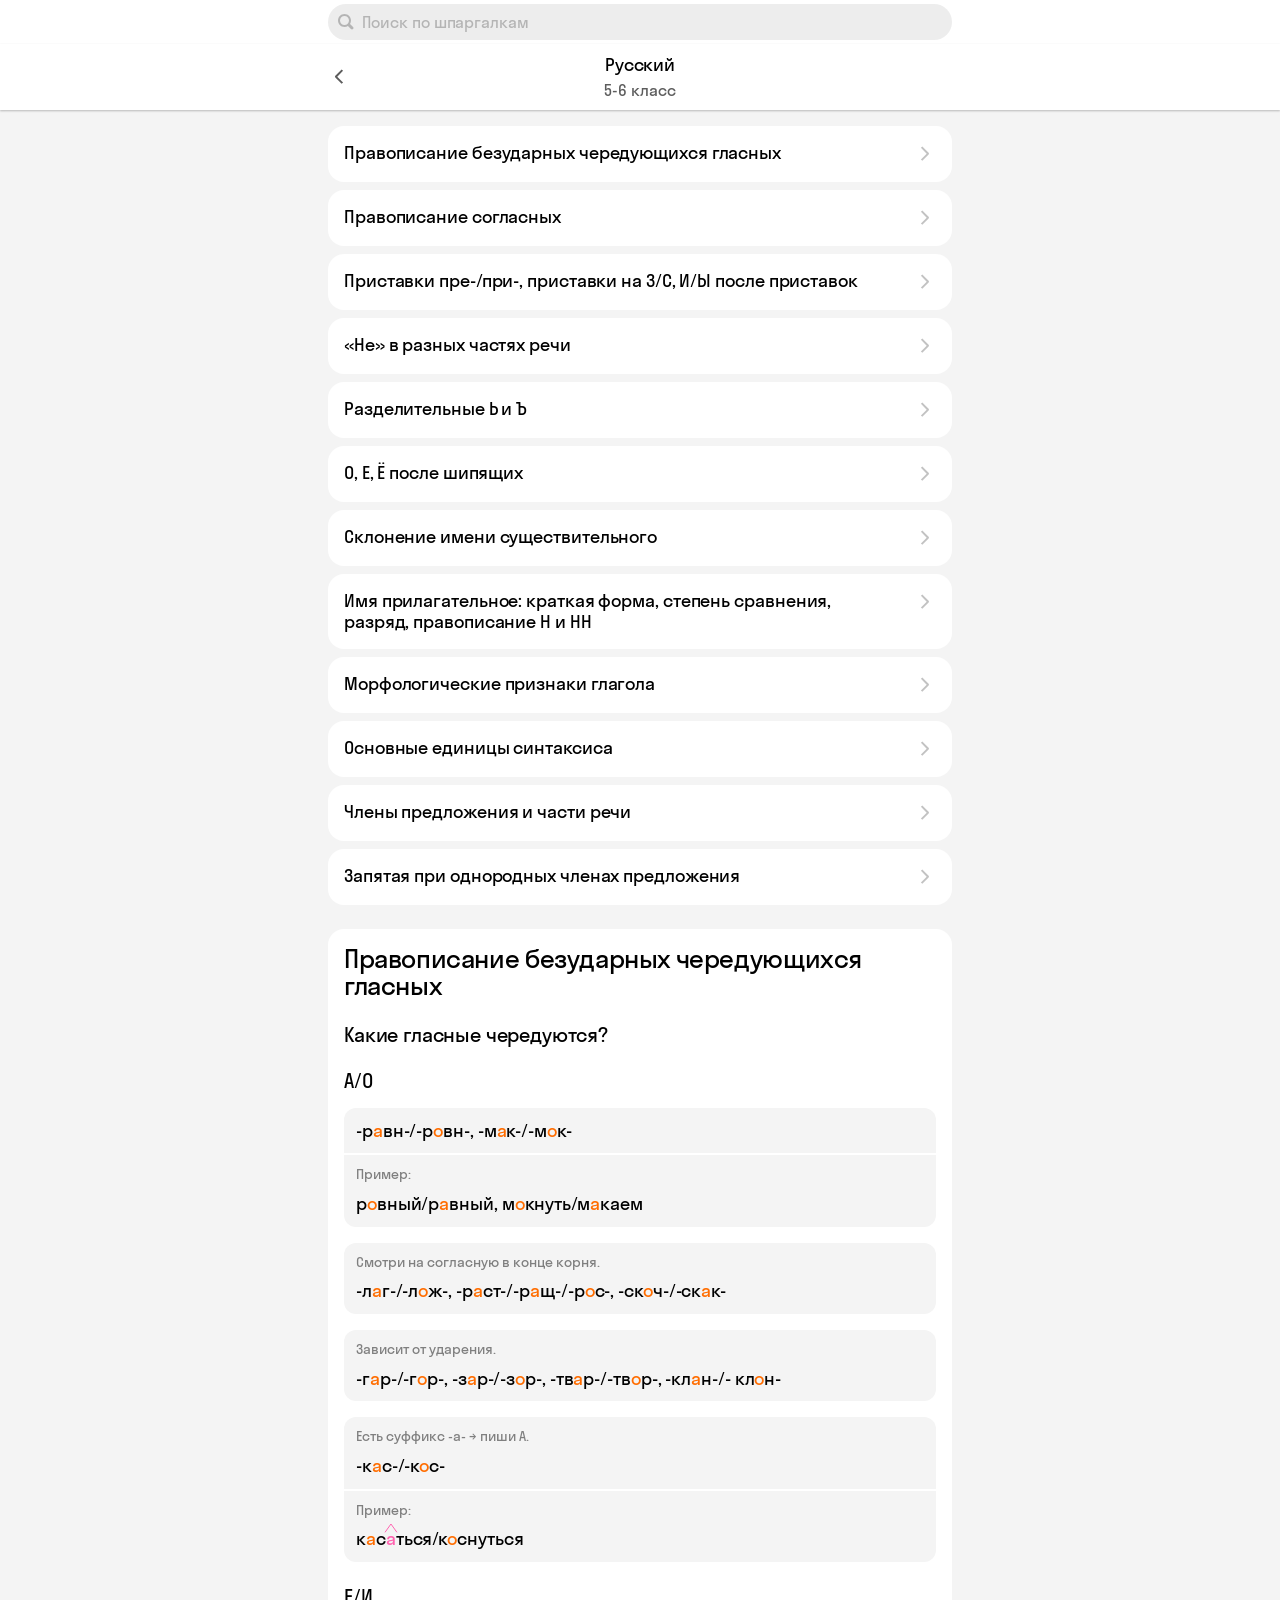
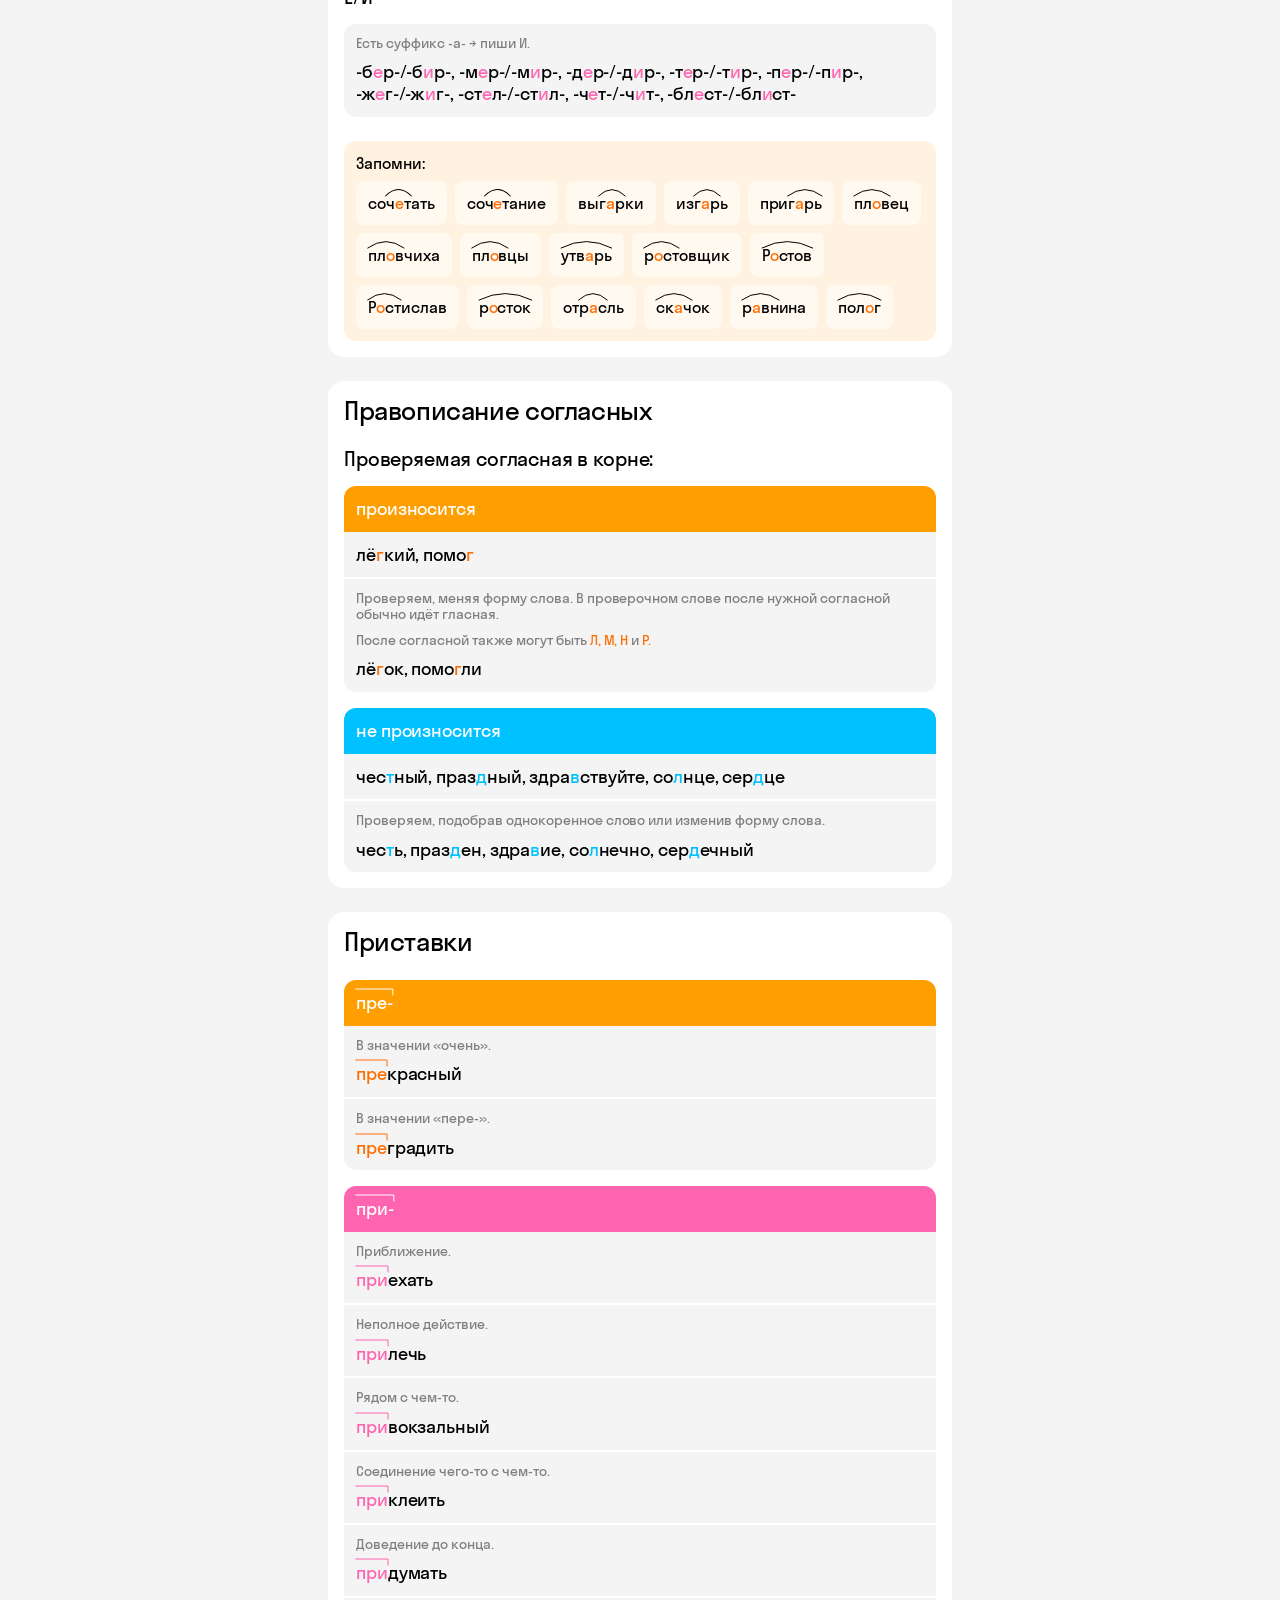
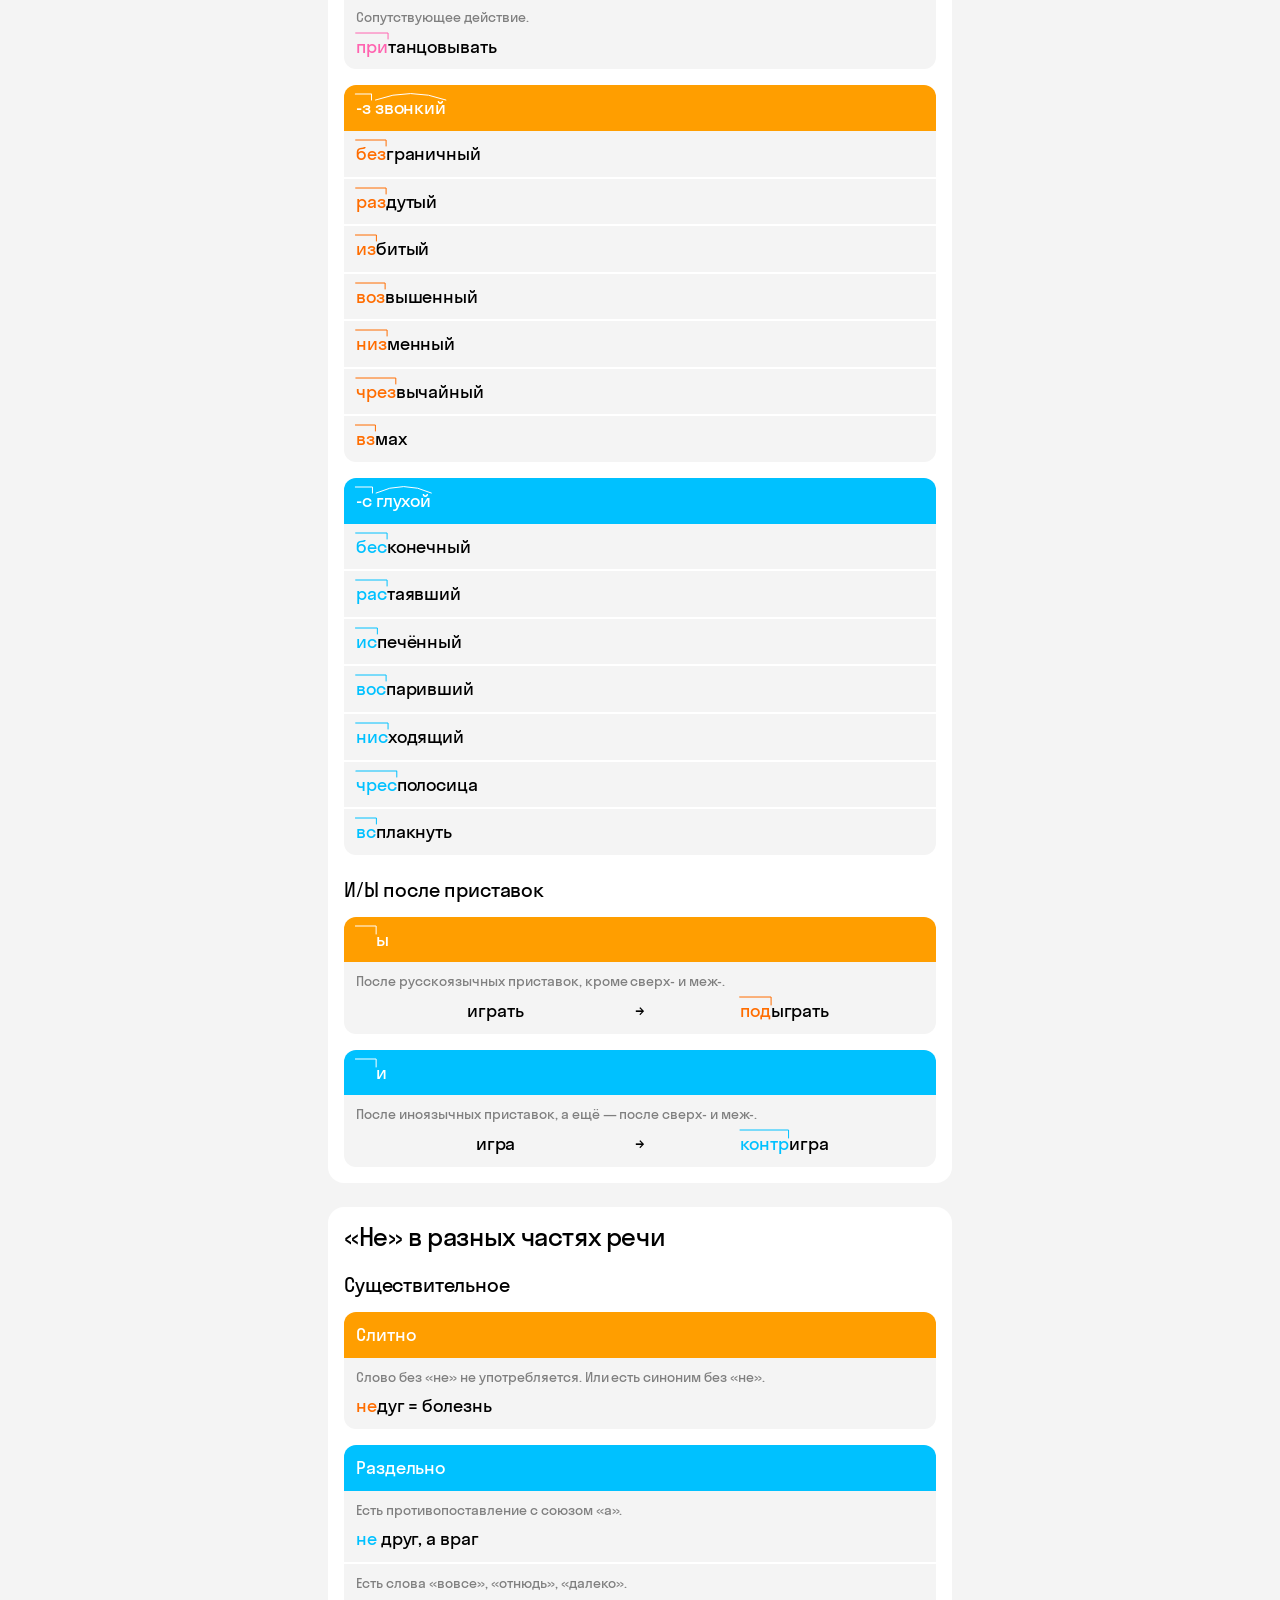
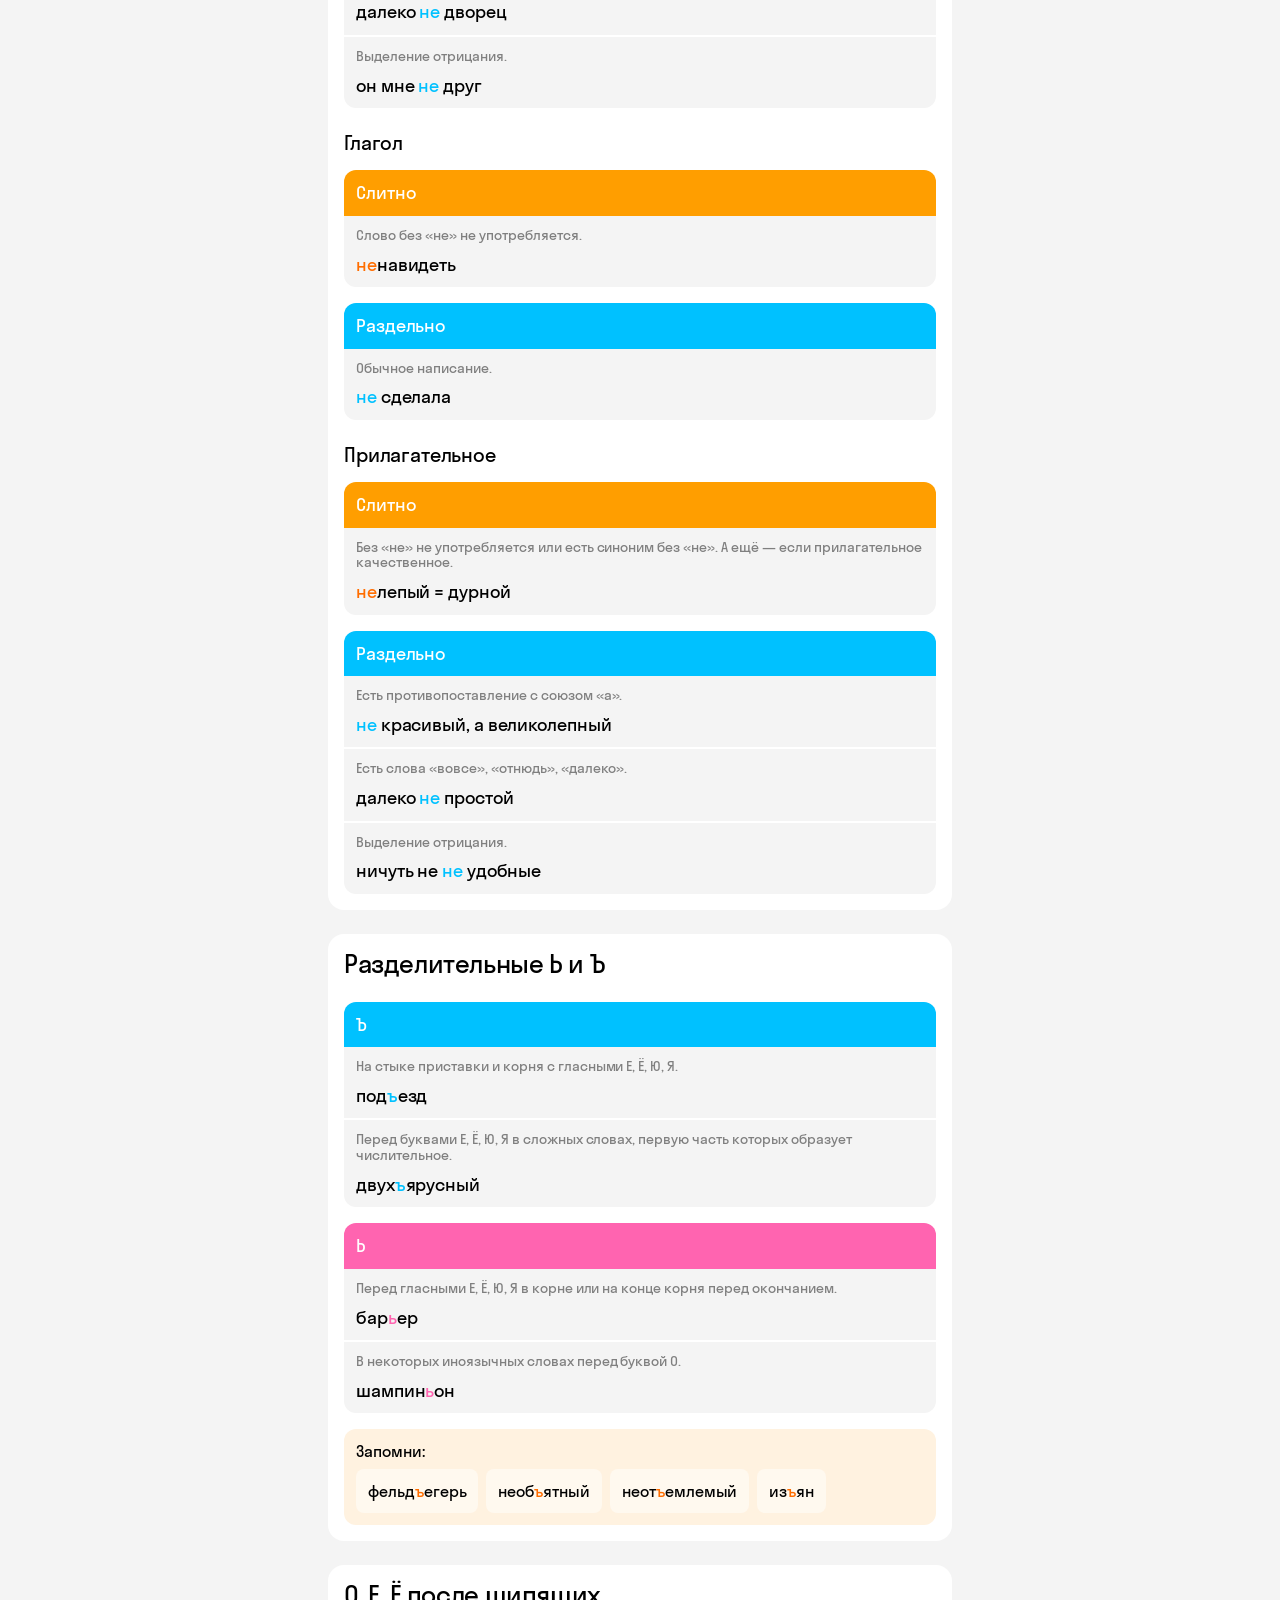
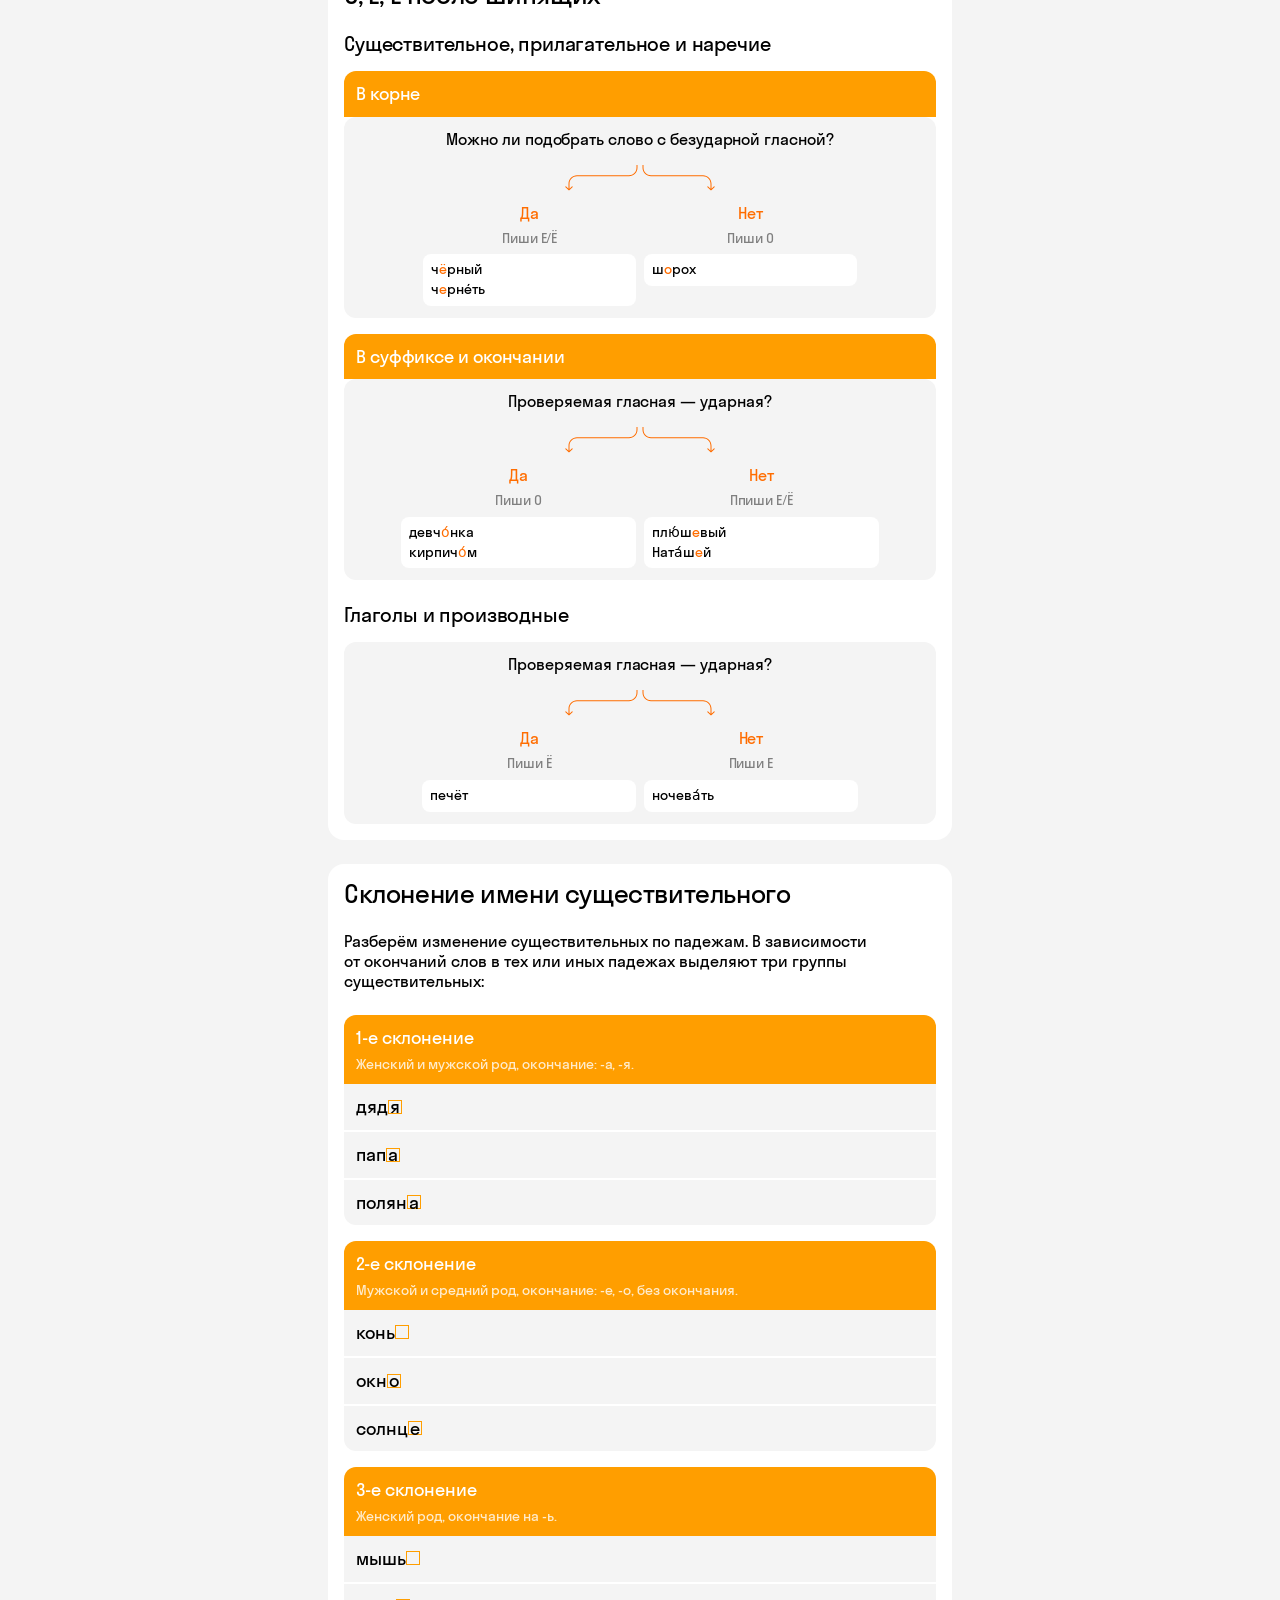
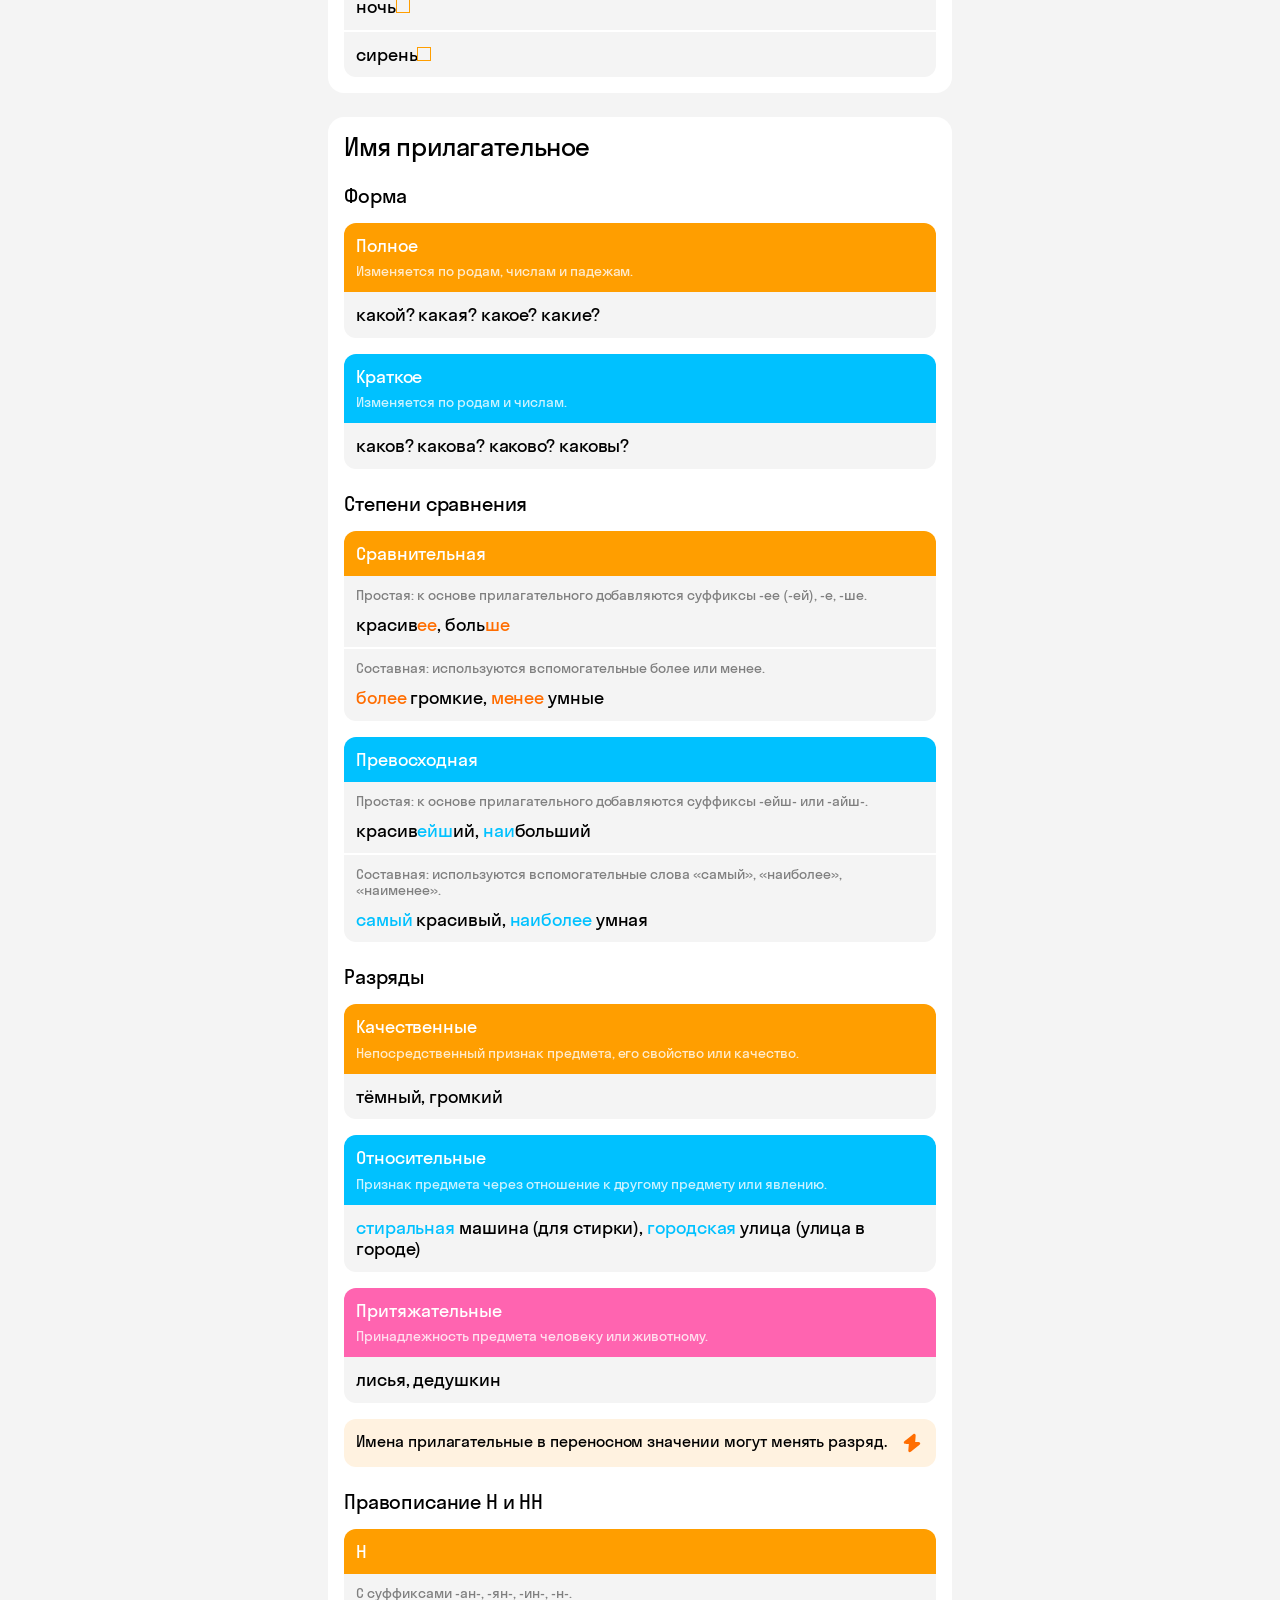
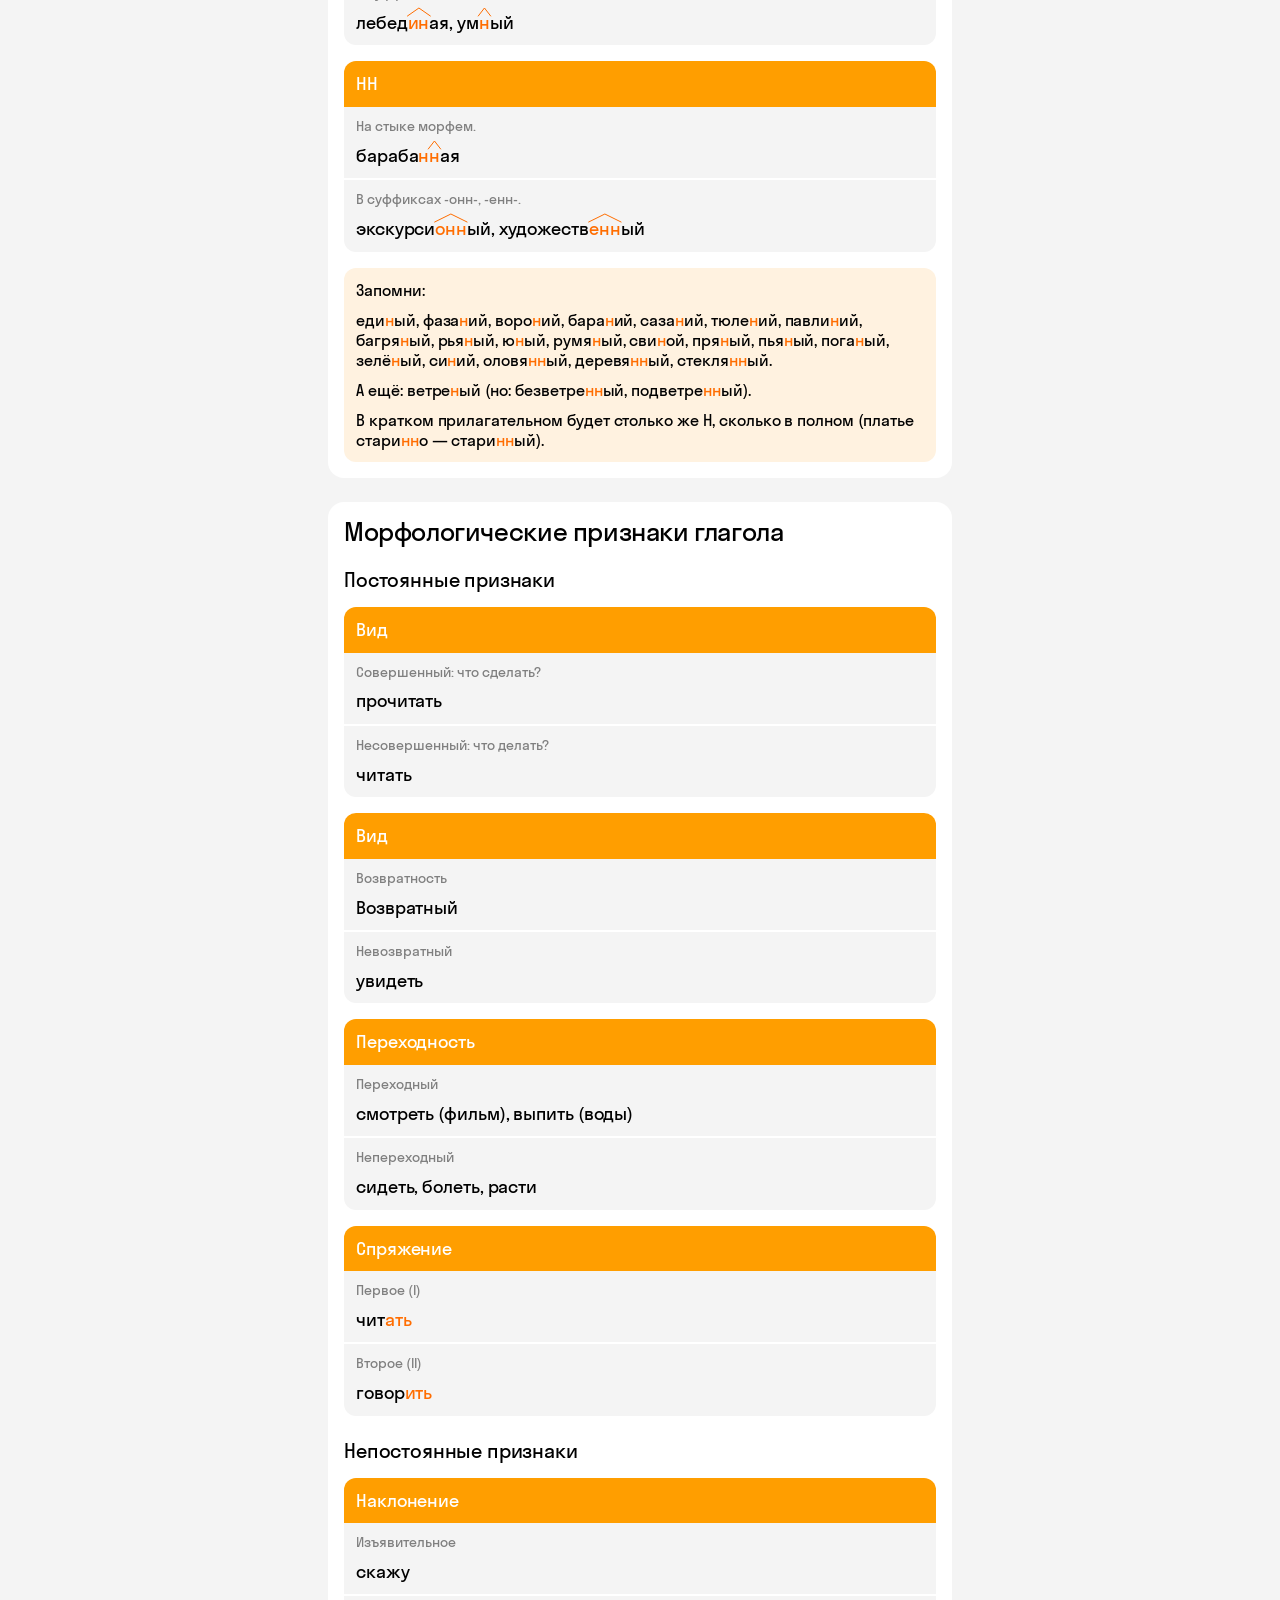
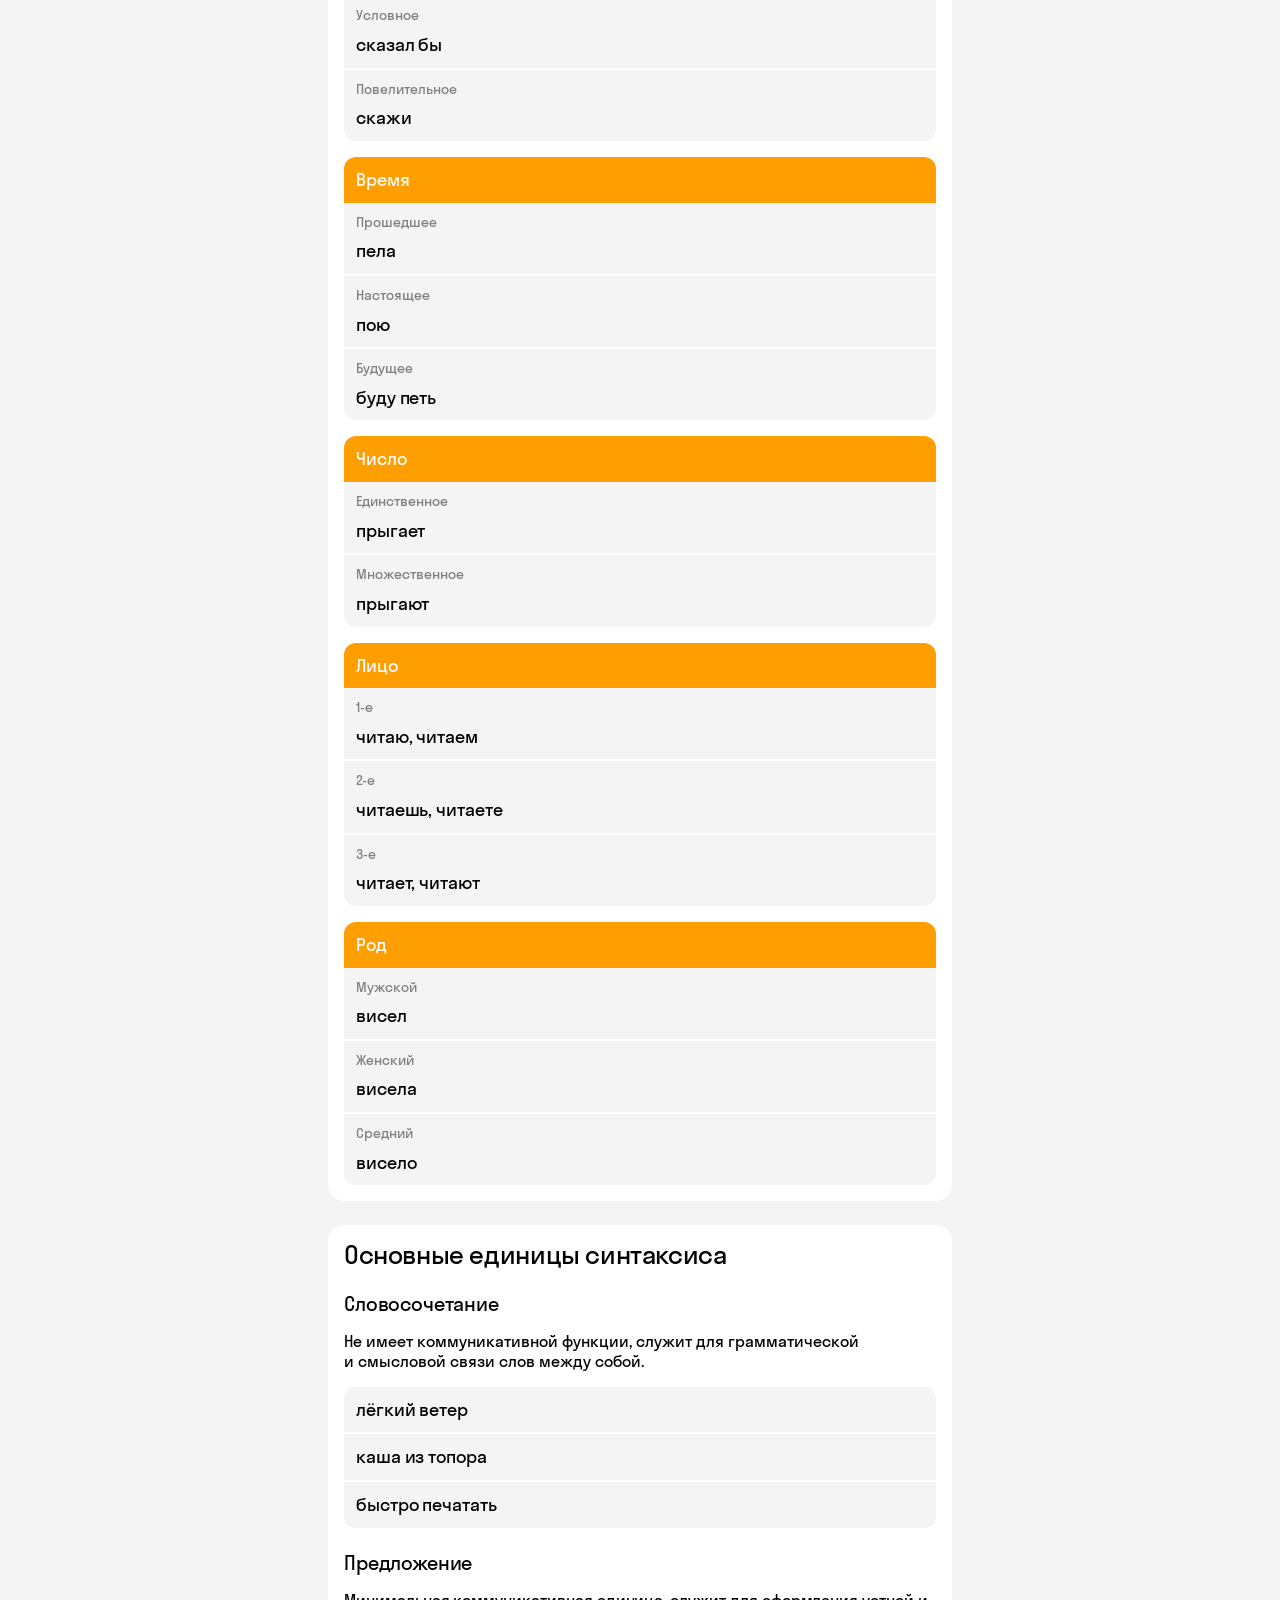
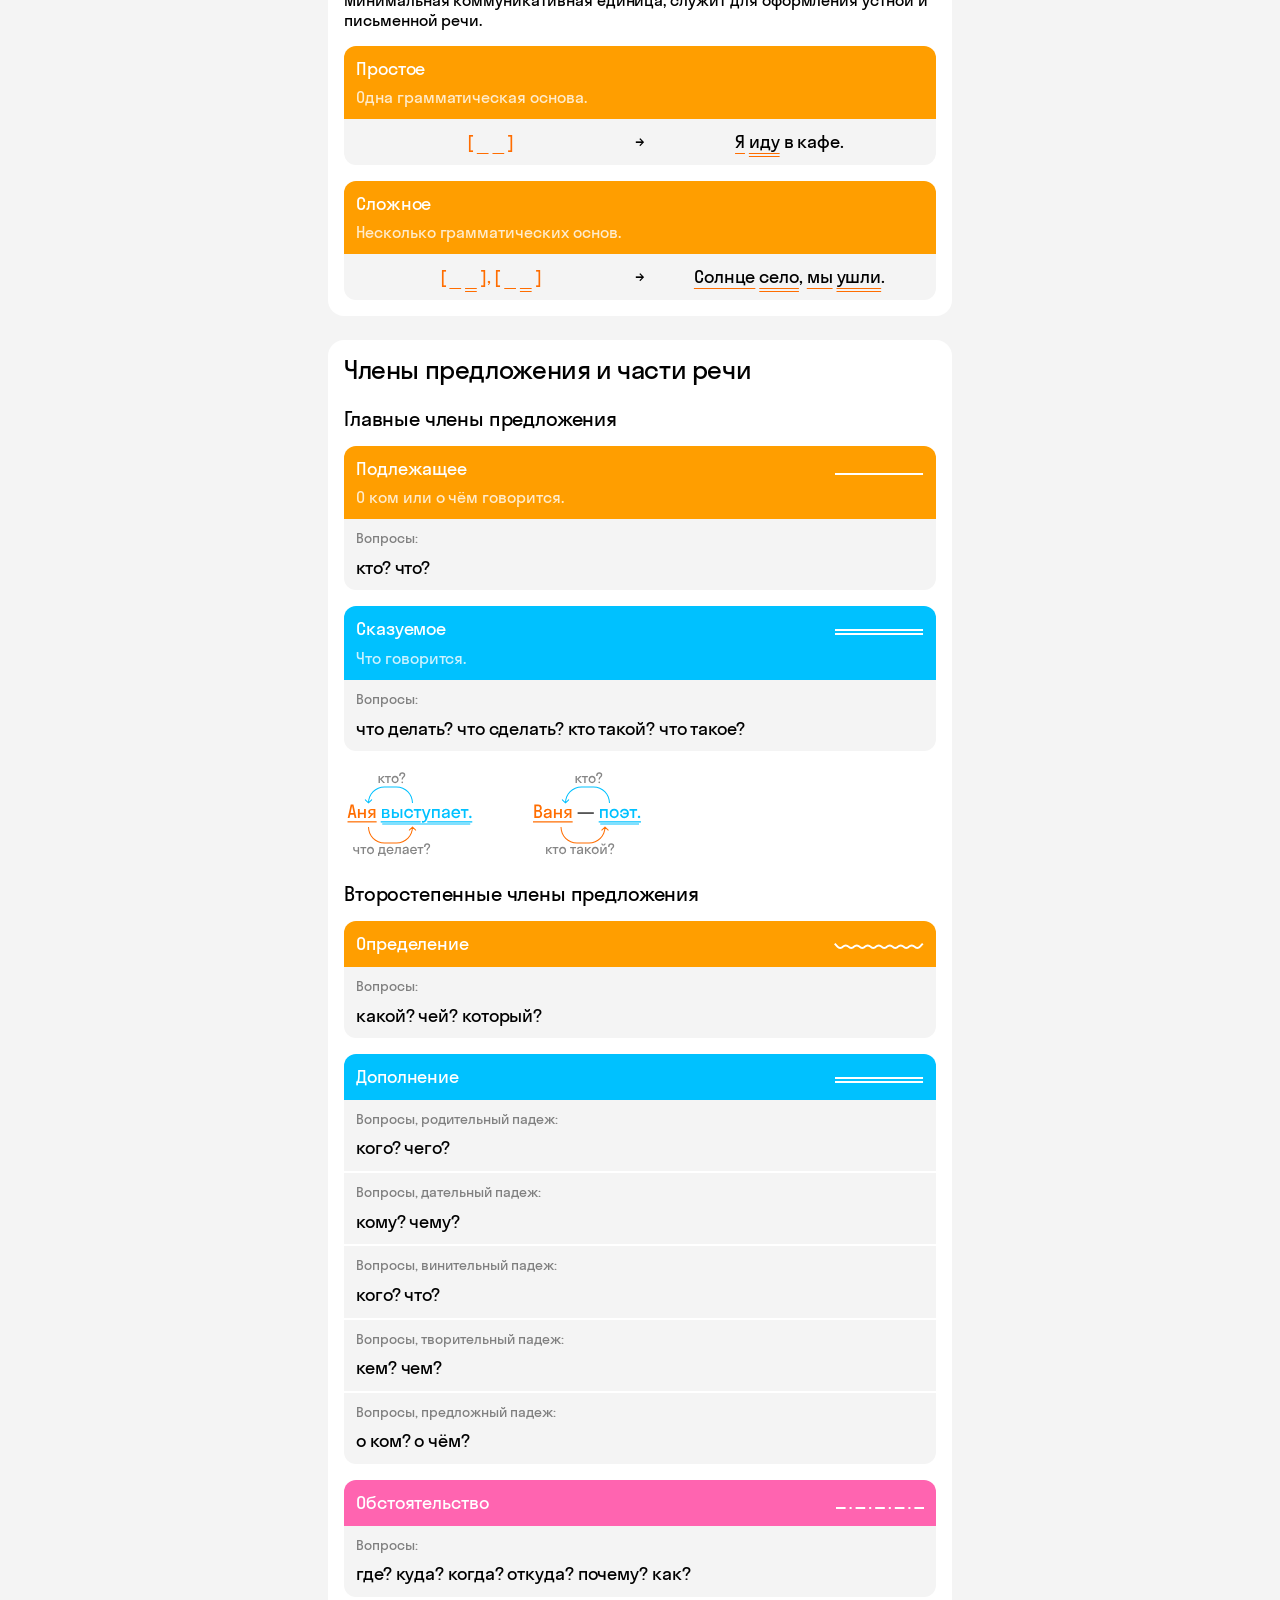
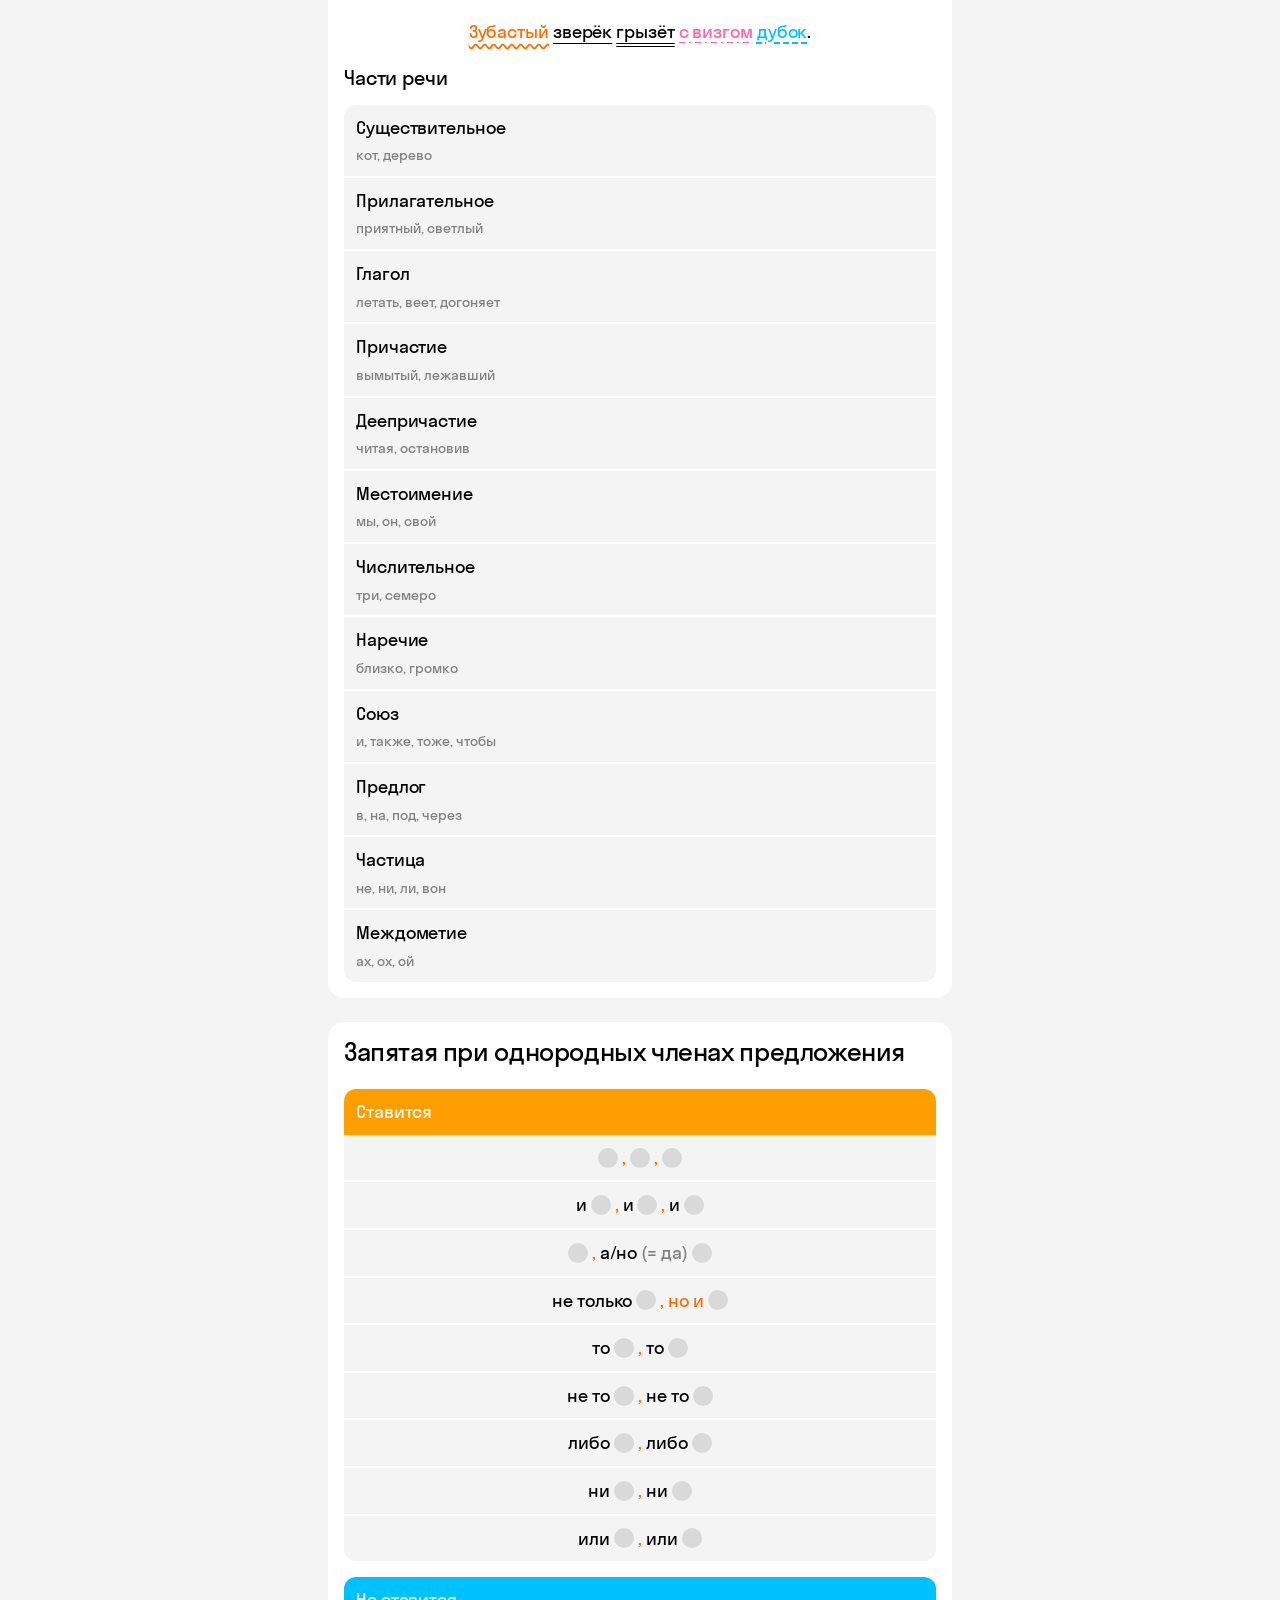
<file: pages/russian-5-6.html>
<!doctype html>

<html lang="ru">
  <head>
    <meta charset="utf-8" />
    <meta content="width=device-width,initial-scale=1" name="viewport" />
    <meta content="#fff" name="theme-color" />
    <link href="../manifest.webmanifest" rel="manifest" />
    <link href="../css/global-styles.css" rel="stylesheet" />
    <link href="../css/search.css" rel="stylesheet" />
    <link href="../css/subject.css" rel="stylesheet" />
    <link href="../css/russian.css" rel="stylesheet" />
    <title>Russian56</title>
  </head>

  <body>
    <nav class="search-shell">
      <div class="search-box" id="search-box">
        <span aria-hidden="true" class="search-box__icon">
          <img src="../icons/zoom.svg" />
        </span>
        <input
          autocomplete="off"
          class="search-box__input font-s"
          id="site-search"
          placeholder="Поиск по шпаргалкам"
          type="search" />
        <button
          aria-label="Очистить поиск"
          class="search-box__clear"
          type="button">
          <img src="../icons/close-circle-grey.svg" />
        </button>
        <div
          aria-live="polite"
          class="search-results"
          hidden=""
          id="search-results"></div>
      </div>
    </nav>
    <header class="header header--subject">
      <div class="header__content">
        <a class="header__return-btn" href="../">
          <img src="../icons/arw-left.svg" />
        </a>
        <div class="header__text">
          <h1 class="header__title font-m">Русский</h1>
          <h2 class="header__subtitle font-s">5-6 класс</h2>
        </div>
        <div style="visibility: hidden"></div>
      </div>
    </header>
    <div aria-hidden="true" class="page-spacer"></div>
    <main>
      <section
        class="search-results"
        data-grade-band="5-6"
        data-page="russian-5-6.html"
        data-subject-code="rus"
        id="page-toc"></section>

      <section class="cheats__list">
        <div class="cheats__item" id="alternating-vowels">
          <h3 class="cheat__title font-xxl">
            Правописание безударных чередующихся гласных
          </h3>
          <div class="cheat__content">
            <h4 class="cheat__content-title font-l">
              Какие гласные чередуются?
            </h4>
          </div>

          <div class="cheat__content">
            <h4 class="cheat__content-title font-l">А/О</h4>
            <section class="info-list">
              <div class="info-list__item">
                <div class="info-list__example font-m">
                  <span>
                    -р<span style="color: var(--orange90)">а</span>вн-/-р<span
                      style="color: var(--orange90)"
                      >о</span
                    >вн-, -м<span style="color: var(--orange90)">а</span
                    >к-/-м<span style="color: var(--orange90)">о</span>к-
                  </span>
                </div>

                <div class="info-list__example font-m">
                  <span class="info-list__label font-xs">Пример:</span>
                  <span>
                    р<span style="color: var(--orange90)">о</span>вный/p<span
                      style="color: var(--orange90)"
                      >а</span
                    >вный, м<span style="color: var(--orange90)">о</span
                    >кнуть/м<span style="color: var(--orange90)">а</span>каем
                  </span>
                </div>
              </div>

              <div class="info-list__item">
                <div class="info-list__example font-m">
                  <span class="info-list__label font-xs"
                    >Смотри на согласную в конце корня.</span
                  >
                  <span>
                    -л<span style="color: var(--orange90)">а</span>г-/-л<span
                      style="color: var(--orange90)"
                      >о</span
                    >ж-, -р<span style="color: var(--orange90)">а</span
                    >ст-/-р<span style="color: var(--orange90)">а</span
                    >щ-/-р<span style="color: var(--orange90)">о</span>с-,
                    -ск<span style="color: var(--orange90)">о</span>ч-/-ск<span
                      style="color: var(--orange90)"
                      >а</span
                    >к-
                  </span>
                </div>
              </div>

              <div class="info-list__item">
                <div class="info-list__example font-m">
                  <span class="info-list__label font-xs"
                    >Зависит от ударения.</span
                  >
                  <span>
                    -г<span style="color: var(--orange90)">а</span>р-/-г<span
                      style="color: var(--orange90)"
                      >о</span
                    >р-, -з<span style="color: var(--orange90)">а</span
                    >р-/-з<span style="color: var(--orange90)">о</span>р-,
                    -тв<span style="color: var(--orange90)">а</span>р-/-тв<span
                      style="color: var(--orange90)"
                      >о</span
                    >р-, -кл<span style="color: var(--orange90)">а</span>н-/-
                    кл<span style="color: var(--orange90)">о</span>н-
                  </span>
                </div>
              </div>

              <div class="info-list__item">
                <div class="info-list__example font-m">
                  <span class="info-list__label font-xs"
                    >Есть суффикс -а- → пиши А.</span
                  >
                  <span>
                    -к<span style="color: var(--orange90)">а</span>с-/-к<span
                      style="color: var(--orange90)"
                      >о</span
                    >с-
                  </span>
                </div>

                <div class="info-list__example font-m">
                  <span class="info-list__label font-xs">Пример:</span>
                  <span>
                    к<span style="color: var(--orange90)">а</span>с<span
                      class="suffix"
                      style="color: var(--pink60)">
                      <svg
                        class="suffix__mark"
                        viewBox="0 0 100 20"
                        preserveAspectRatio="none"
                        aria-hidden="true">
                        <path d="M2 18 L50 2 L98 18" />
                      </svg>
                      а </span
                    >ться/к<span style="color: var(--orange90)">о</span>снуться
                  </span>
                </div>
              </div>
            </section>
          </div>

          <div class="cheat__content">
            <h4 class="cheat__content-title font-l">Е/И</h4>
            <section class="info-list">
              <div class="info-list__item">
                <div class="info-list__example font-m">
                  <span class="info-list__label font-xs"
                    >Есть суффикс -а- → пиши И.</span
                  >
                  <span>
                    <span class="no-wrap"
                      >-б<span style="color: var(--pink60)">е</span>р-/-б<span
                        style="color: var(--pink60)"
                        >и</span
                      >р-</span
                    >,
                    <span class="no-wrap"
                      >-м<span style="color: var(--pink60)">е</span>р-/-м<span
                        style="color: var(--pink60)"
                        >и</span
                      >р-</span
                    >,
                    <span class="no-wrap"
                      >-д<span style="color: var(--pink60)">е</span>р-/-д<span
                        style="color: var(--pink60)"
                        >и</span
                      >р-</span
                    >,
                    <span class="no-wrap"
                      >-т<span style="color: var(--pink60)">е</span>р-/-т<span
                        style="color: var(--pink60)"
                        >и</span
                      >р-</span
                    >,
                    <span class="no-wrap"
                      >-п<span style="color: var(--pink60)">е</span>р-/-п<span
                        style="color: var(--pink60)"
                        >и</span
                      >р-</span
                    >,
                    <span class="no-wrap"
                      >-ж<span style="color: var(--pink60)">е</span>г-/-ж<span
                        style="color: var(--pink60)"
                        >и</span
                      >г-</span
                    >,
                    <span class="no-wrap"
                      >-ст<span style="color: var(--pink60)">е</span>л-/-ст<span
                        style="color: var(--pink60)"
                        >и</span
                      >л-</span
                    >,
                    <span class="no-wrap"
                      >-ч<span style="color: var(--pink60)">е</span>т-/-ч<span
                        style="color: var(--pink60)"
                        >и</span
                      >т-</span
                    >,
                    <span class="no-wrap"
                      >-бл<span style="color: var(--pink60)">е</span
                      >ст-/-бл<span style="color: var(--pink60)">и</span
                      >ст-</span
                    >
                  </span>
                </div>
              </div>
            </section>
          </div>

          <div class="cheat__content">
            <div class="note font-s">
              <div class="note__text --flex100">Запомни:</div>
              <div class="note__example">
                со<span class="root"
                  >ч<span style="color: var(--orange90)">е</span>т
                  <svg
                    class="root__mark"
                    viewBox="0 0 100 10"
                    preserveAspectRatio="none"
                    aria-hidden="true">
                    <path d="M2 8 Q50 -5 98 8"></path></svg></span
                >ать
              </div>

              <div class="note__example">
                со<span class="root"
                  >ч<span style="color: var(--orange90)">е</span>т<svg
                    class="root__mark"
                    viewBox="0 0 100 10"
                    preserveAspectRatio="none"
                    aria-hidden="true">
                    <path d="M2 8 Q50 -5 98 8"></path></svg></span
                >ание
              </div>

              <div class="note__example">
                вы<span class="root"
                  >г<span style="color: var(--orange90)">а</span>р<svg
                    class="root__mark"
                    viewBox="0 0 100 10"
                    preserveAspectRatio="none"
                    aria-hidden="true">
                    <path d="M2 8 Q50 -5 98 8"></path></svg></span
                >ки
              </div>

              <div class="note__example">
                из<span class="root"
                  >г<span style="color: var(--orange90)">а</span>р<svg
                    class="root__mark"
                    viewBox="0 0 100 10"
                    preserveAspectRatio="none"
                    aria-hidden="true">
                    <path d="M2 8 Q50 -5 98 8"></path></svg></span
                >ь
              </div>

              <div class="note__example">
                при<span class="root"
                  >г<span style="color: var(--orange90)">а</span>рь
                  <svg
                    class="root__mark"
                    viewBox="0 0 100 10"
                    preserveAspectRatio="none"
                    aria-hidden="true">
                    <path d="M2 8 Q50 -5 98 8"></path>
                  </svg>
                </span>
              </div>

              <div class="note__example">
                <span class="root"
                  >пл<span style="color: var(--orange90)">о</span>в<svg
                    class="root__mark"
                    viewBox="0 0 100 10"
                    preserveAspectRatio="none"
                    aria-hidden="true">
                    <path d="M2 8 Q50 -5 98 8"></path></svg></span
                >ец
              </div>

              <div class="note__example">
                <span class="root"
                  >пл<span style="color: var(--orange90)">о</span>в<svg
                    class="root__mark"
                    viewBox="0 0 100 10"
                    preserveAspectRatio="none"
                    aria-hidden="true">
                    <path d="M2 8 Q50 -5 98 8"></path></svg></span
                >чиха
              </div>

              <div class="note__example">
                <span class="root"
                  >пл<span style="color: var(--orange90)">о</span>в<svg
                    class="root__mark"
                    viewBox="0 0 100 10"
                    preserveAspectRatio="none"
                    aria-hidden="true">
                    <path d="M2 8 Q50 -5 98 8"></path></svg></span
                >цы
              </div>

              <div class="note__example">
                <span class="root"
                  >утв<span style="color: var(--orange90)">а</span>рь<svg
                    class="root__mark"
                    viewBox="0 0 100 10"
                    preserveAspectRatio="none"
                    aria-hidden="true">
                    <path d="M2 8 Q50 -5 98 8"></path>
                  </svg>
                </span>
              </div>

              <div class="note__example">
                <span class="root"
                  >р<span style="color: var(--orange90)">о</span>ст<svg
                    class="root__mark"
                    viewBox="0 0 100 10"
                    preserveAspectRatio="none"
                    aria-hidden="true">
                    <path d="M2 8 Q50 -5 98 8"></path></svg></span
                >овщик
              </div>

              <div class="note__example">
                <span class="root"
                  >Р<span style="color: var(--orange90)">о</span>стов<svg
                    class="root__mark"
                    viewBox="0 0 100 10"
                    preserveAspectRatio="none"
                    aria-hidden="true">
                    <path d="M2 8 Q50 -5 98 8"></path>
                  </svg>
                </span>
              </div>

              <div class="note__example">
                <span class="root"
                  >Р<span style="color: var(--orange90)">о</span>ст<svg
                    class="root__mark"
                    viewBox="0 0 100 10"
                    preserveAspectRatio="none"
                    aria-hidden="true">
                    <path d="M2 8 Q50 -5 98 8"></path></svg></span
                >ислав
              </div>

              <div class="note__example">
                <span class="root"
                  >р<span style="color: var(--orange90)">о</span>сток<svg
                    class="root__mark"
                    viewBox="0 0 100 10"
                    preserveAspectRatio="none"
                    aria-hidden="true">
                    <path d="M2 8 Q50 -5 98 8"></path>
                  </svg>
                </span>
              </div>

              <div class="note__example">
                от<span class="root"
                  >р<span style="color: var(--orange90)">а</span>с<svg
                    class="root__mark"
                    viewBox="0 0 100 10"
                    preserveAspectRatio="none"
                    aria-hidden="true">
                    <path d="M2 8 Q50 -5 98 8"></path></svg></span
                >ль
              </div>

              <div class="note__example">
                <span class="root"
                  >ск<span style="color: var(--orange90)">а</span>ч<svg
                    class="root__mark"
                    viewBox="0 0 100 10"
                    preserveAspectRatio="none"
                    aria-hidden="true">
                    <path d="M2 8 Q50 -5 98 8"></path></svg></span
                >ок
              </div>

              <div class="note__example">
                <span class="root"
                  >р<span style="color: var(--orange90)">а</span>вн<svg
                    class="root__mark"
                    viewBox="0 0 100 10"
                    preserveAspectRatio="none"
                    aria-hidden="true">
                    <path d="M2 8 Q50 -5 98 8"></path></svg></span
                >ина
              </div>

              <div class="note__example">
                <span class="root"
                  >пол<span style="color: var(--orange90)">о</span>г<svg
                    class="root__mark"
                    viewBox="0 0 100 10"
                    preserveAspectRatio="none"
                    aria-hidden="true">
                    <path d="M2 8 Q50 -5 98 8"></path>
                  </svg>
                </span>
              </div>
            </div>
          </div>
        </div>

        <div class="cheats__item" id="pravopisanie-soglasnyh">
          <h3 class="cheat__title font-xxl">Правописание согласных</h3>

          <div class="cheat__content">
            <h4 class="cheat__content-title font-l">
              Проверяемая согласная в корне:
            </h4>

            <section class="info-list">
              <div class="info-list__item">
                <div class="info-list__name font-m">произносится</div>
                <div class="info-list__example font-m">
                  <span
                    >лё<span style="color: var(--orange90)">г</span>кий,
                    помо<span style="color: var(--orange90)">г</span></span
                  >
                </div>
                <div class="info-list__example font-m">
                  <span class="info-list__label font-xs"
                    >Проверяем, меняя форму слова. В проверочном слове после
                    нужной согласной обычно идёт гласная.</span
                  >
                  <span class="info-list__label font-xs"
                    >После согласной также могут быть
                    <span style="color: var(--orange90)">Л, М, Н</span> и
                    <span style="color: var(--orange90)">Р.</span></span
                  >
                  <span
                    >лё<span style="color: var(--orange90)">г</span>ок,
                    помо<span style="color: var(--orange90)">г</span>ли</span
                  >
                </div>
              </div>

              <div class="info-list__item">
                <div class="info-list__name --bg-blue60 font-m">
                  не произносится
                </div>
                <div class="info-list__example font-m">
                  <span
                    >чес<span style="color: var(--blue60)">т</span>ный,
                    праз<span style="color: var(--blue60)">д</span>ный,
                    здра<span style="color: var(--blue60)">в</span>ствуйте,
                    со<span style="color: var(--blue60)">л</span>нце, сер<span
                      style="color: var(--blue60)"
                      >д</span
                    >це</span
                  >
                </div>
                <div class="info-list__example font-m">
                  <span class="info-list__label font-xs">
                    Проверяем, подобрав однокоренное слово или изменив форму
                    слова.
                  </span>
                  <span
                    >чес<span style="color: var(--blue60)">т</span>ь, праз<span
                      style="color: var(--blue60)"
                      >д</span
                    >ен, здра<span style="color: var(--blue60)">в</span>ие,
                    со<span style="color: var(--blue60)">л</span>нечно, сер<span
                      style="color: var(--blue60)"
                      >д</span
                    >ечный</span
                  >
                </div>
              </div>
            </section>
          </div>
        </div>

        <div class="cheats__item" id="prefixes">
          <h3 class="cheat__title font-xxl">Приставки</h3>
          <div class="cheat__content">
            <section class="info-list">
              <div class="info-list__item">
                <div class="info-list__name font-m">
                  <span class="prefix"
                    ><svg
                      class="prefix__mark"
                      viewBox="0 0 100 10"
                      preserveAspectRatio="none"
                      aria-hidden="true">
                      <path d="M2 2 H98 V8" />
                    </svg>
                    пре-
                  </span>
                </div>
                <div class="info-list__example font-m">
                  <span class="info-list__label font-xs"
                    >В значении «очень».</span
                  >
                  <span
                    ><span class="prefix" style="color: var(--orange90)">
                      пре
                      <svg
                        class="prefix__mark"
                        viewBox="0 0 100 10"
                        preserveAspectRatio="none"
                        aria-hidden="true">
                        <path d="M2 2 H98 V8"></path>
                      </svg> </span
                    >красный</span
                  >
                </div>

                <div class="info-list__example font-m">
                  <span class="info-list__label font-xs"
                    >В значении «пере-».</span
                  >
                  <span
                    ><span class="prefix" style="color: var(--orange90)">
                      пре
                      <svg
                        class="prefix__mark"
                        viewBox="0 0 100 10"
                        preserveAspectRatio="none"
                        aria-hidden="true">
                        <path d="M2 2 H98 V8"></path>
                      </svg> </span
                    >градить</span
                  >
                </div>
              </div>

              <div class="info-list__item">
                <div class="info-list__name --bg-pink60 font-m">
                  <span class="prefix"
                    ><svg
                      class="prefix__mark"
                      viewBox="0 0 100 10"
                      preserveAspectRatio="none"
                      aria-hidden="true">
                      <path d="M2 2 H98 V8" />
                    </svg>
                    при-
                  </span>
                </div>
                <div class="info-list__example font-m">
                  <span class="info-list__label font-xs">Приближение.</span>
                  <span
                    ><span class="prefix" style="color: var(--pink60)">
                      при
                      <svg
                        class="prefix__mark"
                        viewBox="0 0 100 10"
                        preserveAspectRatio="none"
                        aria-hidden="true">
                        <path d="M2 2 H98 V8"></path>
                      </svg> </span
                    >ехать</span
                  >
                </div>

                <div class="info-list__example font-m">
                  <span class="info-list__label font-xs"
                    >Неполное действие.</span
                  >
                  <span
                    ><span class="prefix" style="color: var(--pink60)">
                      при
                      <svg
                        class="prefix__mark"
                        viewBox="0 0 100 10"
                        preserveAspectRatio="none"
                        aria-hidden="true">
                        <path d="M2 2 H98 V8"></path>
                      </svg> </span
                    >лечь</span
                  >
                </div>

                <div class="info-list__example font-m">
                  <span class="info-list__label font-xs">Рядом с чем-то.</span>
                  <span
                    ><span class="prefix" style="color: var(--pink60)">
                      при
                      <svg
                        class="prefix__mark"
                        viewBox="0 0 100 10"
                        preserveAspectRatio="none"
                        aria-hidden="true">
                        <path d="M2 2 H98 V8"></path>
                      </svg> </span
                    >вокзальный</span
                  >
                </div>

                <div class="info-list__example font-m">
                  <span class="info-list__label font-xs"
                    >Соединение чего-то с чем-то.</span
                  >
                  <span
                    ><span class="prefix" style="color: var(--pink60)">
                      при
                      <svg
                        class="prefix__mark"
                        viewBox="0 0 100 10"
                        preserveAspectRatio="none"
                        aria-hidden="true">
                        <path d="M2 2 H98 V8"></path>
                      </svg> </span
                    >клеить</span
                  >
                </div>

                <div class="info-list__example font-m">
                  <span class="info-list__label font-xs"
                    >Доведение до конца.</span
                  >
                  <span
                    ><span class="prefix" style="color: var(--pink60)">
                      при
                      <svg
                        class="prefix__mark"
                        viewBox="0 0 100 10"
                        preserveAspectRatio="none"
                        aria-hidden="true">
                        <path d="M2 2 H98 V8"></path>
                      </svg> </span
                    >думать</span
                  >
                </div>

                <div class="info-list__example font-m">
                  <span class="info-list__label font-xs"
                    >Сопутствующее действие.</span
                  >
                  <span
                    ><span class="prefix" style="color: var(--pink60)">
                      при
                      <svg
                        class="prefix__mark"
                        viewBox="0 0 100 10"
                        preserveAspectRatio="none"
                        aria-hidden="true">
                        <path d="M2 2 H98 V8"></path>
                      </svg> </span
                    >танцовывать</span
                  >
                </div>
              </div>

              <div class="info-list__item">
                <div class="info-list__name font-m">
                  <span class="prefix"
                    ><svg
                      class="prefix__mark"
                      viewBox="0 0 100 10"
                      preserveAspectRatio="none"
                      aria-hidden="true">
                      <path d="M2 2 H98 V8" />
                    </svg>
                    -з
                  </span>
                  <span class="root"
                    >звонкий<svg
                      class="root__mark"
                      viewBox="0 0 100 10"
                      preserveAspectRatio="none"
                      aria-hidden="true">
                      <path d="M2 8 Q50 -5 98 8"></path>
                    </svg>
                  </span>
                </div>
                <div class="info-list__example font-m">
                  <span
                    ><span class="prefix" style="color: var(--orange90)">
                      без
                      <svg
                        class="prefix__mark"
                        viewBox="0 0 100 10"
                        preserveAspectRatio="none"
                        aria-hidden="true">
                        <path d="M2 2 H98 V8"></path>
                      </svg> </span
                    >граничный</span
                  >
                </div>

                <div class="info-list__example font-m">
                  <span
                    ><span class="prefix" style="color: var(--orange90)">
                      раз
                      <svg
                        class="prefix__mark"
                        viewBox="0 0 100 10"
                        preserveAspectRatio="none"
                        aria-hidden="true">
                        <path d="M2 2 H98 V8"></path>
                      </svg> </span
                    >дутый</span
                  >
                </div>

                <div class="info-list__example font-m">
                  <span
                    ><span class="prefix" style="color: var(--orange90)">
                      из
                      <svg
                        class="prefix__mark"
                        viewBox="0 0 100 10"
                        preserveAspectRatio="none"
                        aria-hidden="true">
                        <path d="M2 2 H98 V8"></path>
                      </svg> </span
                    >битый</span
                  >
                </div>

                <div class="info-list__example font-m">
                  <span
                    ><span class="prefix" style="color: var(--orange90)">
                      воз
                      <svg
                        class="prefix__mark"
                        viewBox="0 0 100 10"
                        preserveAspectRatio="none"
                        aria-hidden="true">
                        <path d="M2 2 H98 V8"></path>
                      </svg> </span
                    >вышенный</span
                  >
                </div>

                <div class="info-list__example font-m">
                  <span
                    ><span class="prefix" style="color: var(--orange90)">
                      низ
                      <svg
                        class="prefix__mark"
                        viewBox="0 0 100 10"
                        preserveAspectRatio="none"
                        aria-hidden="true">
                        <path d="M2 2 H98 V8"></path>
                      </svg> </span
                    >менный</span
                  >
                </div>

                <div class="info-list__example font-m">
                  <span
                    ><span class="prefix" style="color: var(--orange90)">
                      чрез
                      <svg
                        class="prefix__mark"
                        viewBox="0 0 100 10"
                        preserveAspectRatio="none"
                        aria-hidden="true">
                        <path d="M2 2 H98 V8"></path>
                      </svg> </span
                    >вычайный</span
                  >
                </div>

                <div class="info-list__example font-m">
                  <span
                    ><span class="prefix" style="color: var(--orange90)">
                      вз
                      <svg
                        class="prefix__mark"
                        viewBox="0 0 100 10"
                        preserveAspectRatio="none"
                        aria-hidden="true">
                        <path d="M2 2 H98 V8"></path>
                      </svg> </span
                    >мах</span
                  >
                </div>
              </div>

              <div class="info-list__item">
                <div class="info-list__name --bg-blue60 font-m">
                  <span class="prefix"
                    ><svg
                      class="prefix__mark"
                      viewBox="0 0 100 10"
                      preserveAspectRatio="none"
                      aria-hidden="true">
                      <path d="M2 2 H98 V8" />
                    </svg>
                    -с
                  </span>
                  <span class="root"
                    >глухой<svg
                      class="root__mark"
                      viewBox="0 0 100 10"
                      preserveAspectRatio="none"
                      aria-hidden="true">
                      <path d="M2 8 Q50 -5 98 8"></path>
                    </svg>
                  </span>
                </div>
                <div class="info-list__example font-m">
                  <span
                    ><span class="prefix" style="color: var(--blue60)">
                      бес
                      <svg
                        class="prefix__mark"
                        viewBox="0 0 100 10"
                        preserveAspectRatio="none"
                        aria-hidden="true">
                        <path d="M2 2 H98 V8"></path>
                      </svg> </span
                    >конечный</span
                  >
                </div>

                <div class="info-list__example font-m">
                  <span
                    ><span class="prefix" style="color: var(--blue60)">
                      рас
                      <svg
                        class="prefix__mark"
                        viewBox="0 0 100 10"
                        preserveAspectRatio="none"
                        aria-hidden="true">
                        <path d="M2 2 H98 V8"></path>
                      </svg> </span
                    >таявший</span
                  >
                </div>

                <div class="info-list__example font-m">
                  <span
                    ><span class="prefix" style="color: var(--blue60)">
                      ис
                      <svg
                        class="prefix__mark"
                        viewBox="0 0 100 10"
                        preserveAspectRatio="none"
                        aria-hidden="true">
                        <path d="M2 2 H98 V8"></path>
                      </svg> </span
                    >печённый</span
                  >
                </div>

                <div class="info-list__example font-m">
                  <span
                    ><span class="prefix" style="color: var(--blue60)">
                      вос
                      <svg
                        class="prefix__mark"
                        viewBox="0 0 100 10"
                        preserveAspectRatio="none"
                        aria-hidden="true">
                        <path d="M2 2 H98 V8"></path>
                      </svg> </span
                    >паривший</span
                  >
                </div>

                <div class="info-list__example font-m">
                  <span
                    ><span class="prefix" style="color: var(--blue60)">
                      нис
                      <svg
                        class="prefix__mark"
                        viewBox="0 0 100 10"
                        preserveAspectRatio="none"
                        aria-hidden="true">
                        <path d="M2 2 H98 V8"></path>
                      </svg> </span
                    >ходящий</span
                  >
                </div>

                <div class="info-list__example font-m">
                  <span
                    ><span class="prefix" style="color: var(--blue60)">
                      чрес
                      <svg
                        class="prefix__mark"
                        viewBox="0 0 100 10"
                        preserveAspectRatio="none"
                        aria-hidden="true">
                        <path d="M2 2 H98 V8"></path>
                      </svg> </span
                    >полосица</span
                  >
                </div>

                <div class="info-list__example font-m">
                  <span
                    ><span class="prefix" style="color: var(--blue60)">
                      вс
                      <svg
                        class="prefix__mark"
                        viewBox="0 0 100 10"
                        preserveAspectRatio="none"
                        aria-hidden="true">
                        <path d="M2 2 H98 V8"></path>
                      </svg> </span
                    >плакнуть</span
                  >
                </div>
              </div>
            </section>
          </div>

          <div class="cheat__content">
            <h4 class="cheat__content-title font-l">И/Ы после приставок</h4>
            <section class="info-list">
              <div class="info-list__item">
                <div class="info-list__name font-m">
                  <span class="prefix"
                    ><svg
                      class="prefix__mark"
                      viewBox="0 0 100 10"
                      preserveAspectRatio="none"
                      aria-hidden="true">
                      <path d="M2 2 H98 V10" />
                    </svg>
                    &nbsp;&nbsp;&nbsp;&nbsp;&nbsp; </span
                  >ы
                </div>
                <div class="info-list__example font-m">
                  <span class="info-list__label font-xs">
                    После русскоязычных приставок, кроме сверх- и меж-.
                  </span>
                  <span class="--grid-three-columns">
                    <span>играть</span>
                    <span>→</span>
                    <span
                      ><span class="prefix" style="color: var(--orange90)"
                        ><svg
                          class="prefix__mark"
                          viewBox="0 0 100 10"
                          preserveAspectRatio="none"
                          aria-hidden="true">
                          <path d="M2 2 H98 V10" />
                        </svg>
                        под </span
                      >ыграть
                    </span>
                  </span>
                </div>
              </div>

              <div class="info-list__item">
                <div class="info-list__name --bg-blue60 font-m">
                  <span class="prefix"
                    ><svg
                      class="prefix__mark"
                      viewBox="0 0 100 10"
                      preserveAspectRatio="none"
                      aria-hidden="true">
                      <path d="M2 2 H98 V10" />
                    </svg>
                    &nbsp;&nbsp;&nbsp;&nbsp;&nbsp; </span
                  >и
                </div>
                <div class="info-list__example font-m">
                  <span class="info-list__label font-xs">
                    После иноязычных приставок, а ещё — после сверх- и меж-.
                  </span>
                  <span class="--grid-three-columns">
                    <span>игра</span>
                    <span>→</span>
                    <span
                      ><span class="prefix" style="color: var(--blue60)"
                        ><svg
                          class="prefix__mark"
                          viewBox="0 0 100 10"
                          preserveAspectRatio="none"
                          aria-hidden="true">
                          <path d="M2 2 H98 V10" />
                        </svg>
                        контр </span
                      >игра
                    </span>
                  </span>
                </div>
              </div>
            </section>
          </div>
        </div>

        <div class="cheats__item" id="ne">
          <h3 class="cheat__title font-xxl">«Не» в разных частях речи</h3>
          <div class="cheat__content">
            <h4 class="cheat__content-title font-l">Существительное</h4>

            <section class="info-list">
              <div class="info-list__item">
                <div class="info-list__name font-m">Слитно</div>
                <div class="info-list__example font-m">
                  <span class="info-list__label font-xs"
                    >Слово без «не» не употребляется. Или есть синоним
                    без «не».</span
                  >
                  <span
                    ><span style="color: var(--orange90)">не</span>дуг =
                    болезнь</span
                  >
                </div>
              </div>

              <div class="info-list__item">
                <div class="info-list__name --bg-blue60 font-m">Раздельно</div>
                <div class="info-list__example font-m">
                  <span class="info-list__label font-xs"
                    >Есть противопоставление с союзом «а».</span
                  >
                  <span
                    ><span style="color: var(--blue60)">не</span> друг, а
                    враг</span
                  >
                </div>

                <div class="info-list__example font-m">
                  <span class="info-list__label font-xs"
                    >Есть слова «вовсе», «отнюдь», «далеко».</span
                  >
                  <span
                    >далеко
                    <span style="color: var(--blue60)">не</span> дворец</span
                  >
                </div>

                <div class="info-list__example font-m">
                  <span class="info-list__label font-xs"
                    >Выделение отрицания.</span
                  >
                  <span
                    >он мне <span style="color: var(--blue60)">не</span> друг
                  </span>
                </div>
              </div>
            </section>
          </div>

          <div class="cheat__content">
            <h4 class="cheat__content-title font-l">Глагол</h4>

            <section class="info-list">
              <div class="info-list__item">
                <div class="info-list__name font-m">Слитно</div>
                <div class="info-list__example font-m">
                  <span class="info-list__label font-xs"
                    >Слово без «не» не употребляется.</span
                  >
                  <span
                    ><span style="color: var(--orange90)">не</span
                    >навидеть</span
                  >
                </div>
              </div>

              <div class="info-list__item">
                <div class="info-list__name --bg-blue60 font-m">Раздельно</div>
                <div class="info-list__example font-m">
                  <span class="info-list__label font-xs"
                    >Обычное написание.</span
                  >
                  <span
                    ><span style="color: var(--blue60)">не</span> сделала</span
                  >
                </div>
              </div>
            </section>
          </div>

          <div class="cheat__content">
            <h4 class="cheat__content-title font-l">Прилагательное</h4>

            <section class="info-list">
              <div class="info-list__item">
                <div class="info-list__name font-m">Слитно</div>
                <div class="info-list__example font-m">
                  <span class="info-list__label font-xs"
                    >Без «не» не употребляется или есть синоним без «не». А ещё
                    — если прилагательное качественное.</span
                  >
                  <span
                    ><span style="color: var(--orange90)">не</span>лепый =
                    дурной</span
                  >
                </div>
              </div>

              <div class="info-list__item">
                <div class="info-list__name --bg-blue60 font-m">Раздельно</div>
                <div class="info-list__example font-m">
                  <span class="info-list__label font-xs"
                    >Есть противопоставление с союзом «а».</span
                  >
                  <span
                    ><span style="color: var(--blue60)">не</span> красивый, а
                    великолепный</span
                  >
                </div>

                <div class="info-list__example font-m">
                  <span class="info-list__label font-xs"
                    >Есть слова «вовсе», «отнюдь», «далеко».</span
                  >
                  <span
                    >далеко
                    <span style="color: var(--blue60)">не</span> простой</span
                  >
                </div>

                <div class="info-list__example font-m">
                  <span class="info-list__label font-xs"
                    >Выделение отрицания.</span
                  >
                  <span
                    >ничуть не
                    <span style="color: var(--blue60)">не</span> удобные</span
                  >
                </div>
              </div>
            </section>
          </div>
        </div>

        <div class="cheats__item" id="soft-hard-signs">
          <h3 class="cheat__title font-xxl">Разделительные Ь и Ъ</h3>
          <div class="cheat__content">
            <section class="info-list">
              <div class="info-list__item">
                <div class="info-list__name --bg-blue60 font-m">Ъ</div>
                <div class="info-list__example font-m">
                  <span class="info-list__label font-xs"
                    >На стыке приставки и корня с гласными Е, Ё, Ю, Я.</span
                  >
                  <span>под<span style="color: var(--blue60)">ъ</span>езд</span>
                </div>

                <div class="info-list__example font-m">
                  <span class="info-list__label font-xs"
                    >Перед буквами Е, Ё, Ю, Я в сложных словах, первую часть
                    которых образует числительное.</span
                  >
                  <span
                    >двух<span style="color: var(--blue60)">ъ</span
                    >ярусный</span
                  >
                </div>
              </div>

              <div class="info-list__item">
                <div class="info-list__name --bg-pink60 font-m">Ь</div>
                <div class="info-list__example font-m">
                  <span class="info-list__label font-xs"
                    >Перед гласными Е, Ё, Ю, Я в корне или на конце корня перед
                    окончанием.</span
                  >
                  <span>бар<span style="color: var(--pink60)">ь</span>ер</span>
                </div>

                <div class="info-list__example font-m">
                  <span class="info-list__label font-xs"
                    >В некоторых иноязычных словах перед буквой О.</span
                  >
                  <span
                    >шампин<span style="color: var(--pink60)">ь</span>он</span
                  >
                </div>
              </div>
            </section>

            <div class="note font-s">
              <div class="note__text --flex100">Запомни:</div>
              <div class="note__example">
                фельд<span style="color: var(--orange90)">ъ</span>егерь
              </div>
              <div class="note__example">
                необ<span style="color: var(--orange90)">ъ</span>ятный
              </div>
              <div class="note__example">
                неот<span style="color: var(--orange90)">ъ</span>емлемый
              </div>
              <div class="note__example">
                из<span style="color: var(--orange90)">ъ</span>ян
              </div>
            </div>
          </div>
        </div>

        <div class="cheats__item" id="vowels-after-sibilants">
          <h3 class="cheat__title font-xxl">О, Е, Ё после шипящих</h3>
          <div class="cheat__content">
            <h4 class="cheat__content-title font-l">
              Существительное, прилагательное и наречие
            </h4>
            <section class="info-list">
              <div class="info-list__item">
                <div class="info-list__name font-m">В корне</div>
                <div class="flowchart --bordr-keep_bot font-s">
                  <h5 class="flowchart__title font-s">
                    Можно ли подобрать слово с безударной гласной?
                  </h5>
                  <div class="flowchart__content">
                    <div class="flowchart__arrows">
                      <svg
                        xmlns="http://www.w3.org/2000/svg"
                        width="288"
                        height="26"
                        viewBox="0 0 288 26"
                        fill="none">
                        <path
                          d="M214.646 25.3536C214.842 25.5488 215.158 25.5488 215.354 25.3536L218.536 22.1716C218.731 21.9763 218.731 21.6597 218.536 21.4645C218.34 21.2692 218.024 21.2692 217.828 21.4645L215 24.2929L212.172 21.4645C211.976 21.2692 211.66 21.2692 211.464 21.4645C211.269 21.6597 211.269 21.9763 211.464 22.1716L214.646 25.3536ZM155 10.7843V11.2843H207V10.7843V10.2843H155V10.7843ZM147 2.78432H147.5V0L147 0L146.5 0V2.78432H147ZM215 18.7843H214.5V25H215H215.5V18.7843H215ZM155 10.7843V10.2843C150.858 10.2843 147.5 6.92645 147.5 2.78432H147H146.5C146.5 7.47874 150.306 11.2843 155 11.2843V10.7843ZM207 10.7843V11.2843C211.142 11.2843 214.5 14.6422 214.5 18.7843H215H215.5C215.5 14.0899 211.694 10.2843 207 10.2843V10.7843Z"
                          fill="#FF6D00" />
                        <path
                          d="M72.6464 25.3536C72.8417 25.5488 73.1583 25.5488 73.3536 25.3536L76.5355 22.1716C76.7308 21.9763 76.7308 21.6597 76.5355 21.4645C76.3403 21.2692 76.0237 21.2692 75.8284 21.4645L73 24.2929L70.1716 21.4645C69.9763 21.2692 69.6597 21.2692 69.4645 21.4645C69.2692 21.6597 69.2692 21.9763 69.4645 22.1716L72.6464 25.3536ZM81 10.7843V11.2843H133V10.7843V10.2843H81V10.7843ZM141 2.78432H141.5V0L141 0L140.5 0V2.78432H141ZM73 18.7843H72.5V25H73H73.5V18.7843H73ZM133 10.7843V11.2843C137.694 11.2843 141.5 7.47874 141.5 2.78432H141H140.5C140.5 6.92645 137.142 10.2843 133 10.2843V10.7843ZM81 10.7843V10.2843C76.3056 10.2843 72.5 14.0899 72.5 18.7843H73H73.5C73.5 14.6422 76.8579 11.2843 81 11.2843V10.7843Z"
                          fill="#FF6D00" />
                      </svg>
                    </div>

                    <div class="flowchart__branch">
                      <div class="branch__title" style="color: var(--orange90)">
                        Да
                      </div>
                      <div class="branch__content font-xs">
                        <div class="branch__description">Пиши Е/Ё</div>
                        <div class="branch__example">
                          <div class="branch__example-part">
                            ч<span style="color: var(--orange90)">ё</span>рный
                          </div>
                          <div class="branch__example-part">
                            ч<span style="color: var(--orange90)">е</span>рнéть
                          </div>
                        </div>
                      </div>
                    </div>
                    <div class="flowchart__branch">
                      <div class="branch__title" style="color: var(--orange90)">
                        Нет
                      </div>
                      <div class="branch__content font-xs">
                        <div class="branch__description">Пиши О</div>
                        <div class="branch__example">
                          <div class="branch__example-part">
                            ш<span style="color: var(--orange90)">о</span>рох
                          </div>
                        </div>
                      </div>
                    </div>
                  </div>
                </div>
              </div>

              <div class="info-list__item">
                <div class="info-list__name font-m">В суффиксе и окончании</div>
                <div class="flowchart --bordr-keep_bot font-s">
                  <h5 class="flowchart__title font-s">
                    Проверяемая гласная — ударная?
                  </h5>
                  <div class="flowchart__content">
                    <div class="flowchart__arrows">
                      <svg
                        xmlns="http://www.w3.org/2000/svg"
                        width="288"
                        height="26"
                        viewBox="0 0 288 26"
                        fill="none">
                        <path
                          d="M214.646 25.3536C214.842 25.5488 215.158 25.5488 215.354 25.3536L218.536 22.1716C218.731 21.9763 218.731 21.6597 218.536 21.4645C218.34 21.2692 218.024 21.2692 217.828 21.4645L215 24.2929L212.172 21.4645C211.976 21.2692 211.66 21.2692 211.464 21.4645C211.269 21.6597 211.269 21.9763 211.464 22.1716L214.646 25.3536ZM155 10.7843V11.2843H207V10.7843V10.2843H155V10.7843ZM147 2.78432H147.5V0L147 0L146.5 0V2.78432H147ZM215 18.7843H214.5V25H215H215.5V18.7843H215ZM155 10.7843V10.2843C150.858 10.2843 147.5 6.92645 147.5 2.78432H147H146.5C146.5 7.47874 150.306 11.2843 155 11.2843V10.7843ZM207 10.7843V11.2843C211.142 11.2843 214.5 14.6422 214.5 18.7843H215H215.5C215.5 14.0899 211.694 10.2843 207 10.2843V10.7843Z"
                          fill="#FF6D00" />
                        <path
                          d="M72.6464 25.3536C72.8417 25.5488 73.1583 25.5488 73.3536 25.3536L76.5355 22.1716C76.7308 21.9763 76.7308 21.6597 76.5355 21.4645C76.3403 21.2692 76.0237 21.2692 75.8284 21.4645L73 24.2929L70.1716 21.4645C69.9763 21.2692 69.6597 21.2692 69.4645 21.4645C69.2692 21.6597 69.2692 21.9763 69.4645 22.1716L72.6464 25.3536ZM81 10.7843V11.2843H133V10.7843V10.2843H81V10.7843ZM141 2.78432H141.5V0L141 0L140.5 0V2.78432H141ZM73 18.7843H72.5V25H73H73.5V18.7843H73ZM133 10.7843V11.2843C137.694 11.2843 141.5 7.47874 141.5 2.78432H141H140.5C140.5 6.92645 137.142 10.2843 133 10.2843V10.7843ZM81 10.7843V10.2843C76.3056 10.2843 72.5 14.0899 72.5 18.7843H73H73.5C73.5 14.6422 76.8579 11.2843 81 11.2843V10.7843Z"
                          fill="#FF6D00" />
                      </svg>
                    </div>

                    <div class="flowchart__branch">
                      <div class="branch__title" style="color: var(--orange90)">
                        Да
                      </div>
                      <div class="branch__content font-xs">
                        <div class="branch__description">Пиши О</div>
                        <div class="branch__example">
                          <div class="branch__example-part">
                            девч<span style="color: var(--orange90)">о́</span>нка
                          </div>
                          <div class="branch__example-part">
                            кирпич<span style="color: var(--orange90)">о́</span>м
                          </div>
                        </div>
                      </div>
                    </div>
                    <div class="flowchart__branch">
                      <div class="branch__title" style="color: var(--orange90)">
                        Нет
                      </div>
                      <div class="branch__content font-xs">
                        <div class="branch__description">Ппиши Е/Ё</div>
                        <div class="branch__example">
                          <div class="branch__example-part">
                            плю́ш<span style="color: var(--orange90)">е</span>вый
                          </div>
                          <div class="branch__example-part">
                            Ната́ш<span style="color: var(--orange90)">е</span>й
                          </div>
                        </div>
                      </div>
                    </div>
                  </div>
                </div>
              </div>
            </section>
          </div>

          <div class="cheat__content">
            <h4 class="cheat__content-title font-l">Глаголы и производные</h4>
            <section class="info-list">
              <div class="info-list__item">
                <div class="flowchart font-s">
                  <h5 class="flowchart__title font-s">
                    Проверяемая гласная — ударная?
                  </h5>
                  <div class="flowchart__content">
                    <div class="flowchart__arrows">
                      <svg
                        xmlns="http://www.w3.org/2000/svg"
                        width="288"
                        height="26"
                        viewBox="0 0 288 26"
                        fill="none">
                        <path
                          d="M214.646 25.3536C214.842 25.5488 215.158 25.5488 215.354 25.3536L218.536 22.1716C218.731 21.9763 218.731 21.6597 218.536 21.4645C218.34 21.2692 218.024 21.2692 217.828 21.4645L215 24.2929L212.172 21.4645C211.976 21.2692 211.66 21.2692 211.464 21.4645C211.269 21.6597 211.269 21.9763 211.464 22.1716L214.646 25.3536ZM155 10.7843V11.2843H207V10.7843V10.2843H155V10.7843ZM147 2.78432H147.5V0L147 0L146.5 0V2.78432H147ZM215 18.7843H214.5V25H215H215.5V18.7843H215ZM155 10.7843V10.2843C150.858 10.2843 147.5 6.92645 147.5 2.78432H147H146.5C146.5 7.47874 150.306 11.2843 155 11.2843V10.7843ZM207 10.7843V11.2843C211.142 11.2843 214.5 14.6422 214.5 18.7843H215H215.5C215.5 14.0899 211.694 10.2843 207 10.2843V10.7843Z"
                          fill="#FF6D00" />
                        <path
                          d="M72.6464 25.3536C72.8417 25.5488 73.1583 25.5488 73.3536 25.3536L76.5355 22.1716C76.7308 21.9763 76.7308 21.6597 76.5355 21.4645C76.3403 21.2692 76.0237 21.2692 75.8284 21.4645L73 24.2929L70.1716 21.4645C69.9763 21.2692 69.6597 21.2692 69.4645 21.4645C69.2692 21.6597 69.2692 21.9763 69.4645 22.1716L72.6464 25.3536ZM81 10.7843V11.2843H133V10.7843V10.2843H81V10.7843ZM141 2.78432H141.5V0L141 0L140.5 0V2.78432H141ZM73 18.7843H72.5V25H73H73.5V18.7843H73ZM133 10.7843V11.2843C137.694 11.2843 141.5 7.47874 141.5 2.78432H141H140.5C140.5 6.92645 137.142 10.2843 133 10.2843V10.7843ZM81 10.7843V10.2843C76.3056 10.2843 72.5 14.0899 72.5 18.7843H73H73.5C73.5 14.6422 76.8579 11.2843 81 11.2843V10.7843Z"
                          fill="#FF6D00" />
                      </svg>
                    </div>

                    <div class="flowchart__branch">
                      <div class="branch__title" style="color: var(--orange90)">
                        Да
                      </div>
                      <div class="branch__content font-xs">
                        <div class="branch__description">Пиши Ё</div>
                        <div class="branch__example">
                          <div class="branch__example-part">печёт</div>
                        </div>
                      </div>
                    </div>
                    <div class="flowchart__branch">
                      <div class="branch__title" style="color: var(--orange90)">
                        Нет
                      </div>
                      <div class="branch__content font-xs">
                        <div class="branch__description">Пиши Е</div>
                        <div class="branch__example">
                          <div class="branch__example-part">ночева́ть</div>
                        </div>
                      </div>
                    </div>
                  </div>
                </div>
              </div>
            </section>
          </div>
        </div>

        <div class="cheats__item" id="declension-noun">
          <h3 class="cheat__title font-xxl">
            Склонение имени существительного
          </h3>
          <div class="cheat__content">
            Разберём изменение существительных по падежам. В зависимости
            от окончаний слов в тех или иных падежах выделяют три группы
            существительных:
          </div>

          <div class="cheat__content">
            <section class="info-list">
              <div class="info-list__item">
                <div class="info-list__name info-list__name--column font-m">
                  1-е склонение
                  <span class="font-xs" style="color: var(--w8)"
                    >Женский и мужской род, окончание: -а, -я.</span
                  >
                </div>
                <div class="info-list__example font-m">
                  <span>дяд<span class="word__ending-square">я</span></span>
                </div>
                <div class="info-list__example font-m">
                  <span>пап<span class="word__ending-square">а</span></span>
                </div>
                <div class="info-list__example font-m">
                  <span>полян<span class="word__ending-square">а</span></span>
                </div>
              </div>

              <div class="info-list__item">
                <div class="info-list__name info-list__name--column font-m">
                  2-е склонение
                  <span class="font-xs" style="color: var(--w8)"
                    >Мужской и средний род, окончание: -е, -о, без
                    окончания.</span
                  >
                </div>
                <div class="info-list__example font-m">
                  <span>конь<span class="word__ending-square"></span></span>
                </div>
                <div class="info-list__example font-m">
                  <span>окн<span class="word__ending-square">о</span></span>
                </div>
                <div class="info-list__example font-m">
                  <span>солнц<span class="word__ending-square">е</span></span>
                </div>
              </div>

              <div class="info-list__item">
                <div class="info-list__name info-list__name--column font-m">
                  3-е склонение
                  <span class="font-xs" style="color: var(--w8)"
                    >Женский род, окончание на -ь.</span
                  >
                </div>
                <div class="info-list__example font-m">
                  <span>мышь<span class="word__ending-square"></span></span>
                </div>
                <div class="info-list__example font-m">
                  <span>ночь<span class="word__ending-square"></span></span>
                </div>
                <div class="info-list__example font-m">
                  <span>сирень<span class="word__ending-square"></span></span>
                </div>
              </div>
            </section>
          </div>
        </div>

        <div class="cheats__item" id="adjective">
          <h3 class="cheat__title font-xxl">Имя прилагательное</h3>
          <div class="cheat__content">
            <h4 class="cheat__content-title font-l">Форма</h4>

            <section class="info-list">
              <div class="info-list__item">
                <div class="info-list__name info-list__name--column font-m">
                  Полное
                  <span class="font-xs" style="color: var(--w8)"
                    >Изменяется по родам, числам и падежам.</span
                  >
                </div>
                <div class="info-list__example font-m">
                  какой? какая? какое? какие?
                </div>
              </div>

              <div class="info-list__item">
                <div
                  class="info-list__name info-list__name--column --bg-blue60 font-m">
                  Краткое
                  <span class="font-xs" style="color: var(--w8)"
                    >Изменяется по родам и числам.</span
                  >
                </div>
                <div class="info-list__example font-m">
                  каков? какова? каково? каковы?
                </div>
              </div>
            </section>
          </div>

          <div class="cheat__content">
            <h4 class="cheat__content-title font-l">Степени сравнения</h4>

            <section class="info-list">
              <div class="info-list__item">
                <div class="info-list__name font-m">Сравнительная</div>
                <div class="info-list__example font-m">
                  <span class="info-list__label font-xs">
                    Простая: к основе прилагательного добавляются суффиксы -ее
                    (-ей), -е, -ше.
                  </span>
                  <span
                    >красив<span style="color: var(--orange90)">ее</span>,
                    боль<span style="color: var(--orange90)">ше</span></span
                  >
                </div>
                <div class="info-list__example font-m">
                  <span class="info-list__label font-xs">
                    Составная: используются вспомогательные более или менее.
                  </span>
                  <span
                    ><span style="color: var(--orange90)">более</span> громкие,
                    <span style="color: var(--orange90)">менее</span>
                    умные</span
                  >
                </div>
              </div>

              <div class="info-list__item">
                <div class="info-list__name --bg-blue60 font-m">
                  Превосходная
                </div>
                <div class="info-list__example font-m">
                  <span class="info-list__label font-xs">
                    Простая: к основе прилагательного добавляются
                    суффиксы -ейш- или -айш-.
                  </span>
                  <span
                    >красив<span style="color: var(--blue60)">ейш</span>ий,
                    <span style="color: var(--blue60)">наи</span>больший</span
                  >
                </div>

                <div class="info-list__example font-m">
                  <span class="info-list__label font-xs">
                    Составная: используются вспомогательные слова «самый»,
                    «наиболее», «наименее».
                  </span>
                  <span>
                    <span style="color: var(--blue60)">самый</span> красивый,
                    <span style="color: var(--blue60)">наиболее</span> умная
                  </span>
                </div>
              </div>
            </section>
          </div>

          <div class="cheat__content">
            <h4 class="cheat__content-title font-l">Разряды</h4>

            <section class="info-list">
              <div class="info-list__item">
                <div class="info-list__name info-list__name--column font-m">
                  Качественные
                  <span class="font-xs" style="color: var(--w8)">
                    Непосредственный признак предмета, его свойство или
                    качество.
                  </span>
                </div>
                <div class="info-list__example font-m">тёмный, громкий</div>
              </div>

              <div class="info-list__item">
                <div
                  class="info-list__name info-list__name--column --bg-blue60 font-m">
                  Относительные
                  <span class="font-xs" style="color: var(--w8)">
                    Признак предмета через отношение к другому предмету или
                    явлению.
                  </span>
                </div>
                <div class="info-list__example font-m">
                  <span>
                    <span style="color: var(--blue60)">стиральная</span> машина
                    (для стирки),
                    <span style="color: var(--blue60)">городская</span> улица
                    (улица в городе)
                  </span>
                </div>
              </div>

              <div class="info-list__item">
                <div
                  class="info-list__name info-list__name--column --bg-pink60 font-m">
                  Притяжательные
                  <span class="font-xs" style="color: var(--w8)">
                    Принадлежность предмета человеку или животному.
                  </span>
                </div>
                <div class="info-list__example font-m">лисья, дедушкин</div>
              </div>
            </section>

            <div class="note font-s">
              <div class="note__text">
                Имена прилагательные в переносном значении могут менять разряд.
              </div>
              <img src="../icons/lightning.svg" />
            </div>
          </div>

          <div class="cheat__content">
            <h4 class="cheat__content-title font-l">Правописание Н и НН</h4>

            <section class="info-list">
              <div class="info-list__item">
                <div class="info-list__name font-m">Н</div>
                <div class="info-list__example font-m">
                  <span class="info-list__label font-xs">
                    С суффиксами -ан-, -ян-, -ин-, -н-.
                  </span>
                  <span>
                    лебед<span class="suffix" style="color: var(--orange90)"
                      ><svg
                        class="suffix__mark"
                        viewBox="0 0 100 20"
                        preserveAspectRatio="none"
                        aria-hidden="true">
                        <path d="M2 18 L50 2 L98 18" />
                      </svg>
                      ин</span
                    >ая, ум<span class="suffix" style="color: var(--orange90)">
                      <svg
                        class="suffix__mark"
                        viewBox="0 0 100 20"
                        preserveAspectRatio="none"
                        aria-hidden="true">
                        <path d="M2 18 L50 2 L98 18" />
                      </svg>
                      н</span
                    >ый
                  </span>
                </div>
              </div>

              <div class="info-list__item">
                <div class="info-list__name font-m">НН</div>
                <div class="info-list__example font-m">
                  <span class="info-list__label font-xs">
                    На стыке морфем.
                  </span>
                  <span
                    >бараба<span style="color: var(--orange90)">н</span
                    ><span class="suffix" style="color: var(--orange90)"
                      ><svg
                        class="suffix__mark"
                        viewBox="0 0 100 20"
                        preserveAspectRatio="none"
                        aria-hidden="true">
                        <path d="M2 18 L50 2 L98 18" />
                      </svg>
                      н</span
                    >ая</span
                  >
                </div>

                <div class="info-list__example font-m">
                  <span class="info-list__label font-xs">
                    В суффиксах -онн-, -енн-.
                  </span>
                  <span
                    >экскурси<span class="suffix" style="color: var(--orange90)"
                      ><svg
                        class="suffix__mark"
                        viewBox="0 0 100 20"
                        preserveAspectRatio="none"
                        aria-hidden="true">
                        <path d="M2 18 L50 2 L98 18" />
                      </svg>
                      онн</span
                    >ый, художеств<span
                      class="suffix"
                      style="color: var(--orange90)"
                      ><svg
                        class="suffix__mark"
                        viewBox="0 0 100 20"
                        preserveAspectRatio="none"
                        aria-hidden="true">
                        <path d="M2 18 L50 2 L98 18" />
                      </svg>
                      енн</span
                    >ый</span
                  >
                </div>
              </div>
            </section>

            <div class="note font-s">
              <div class="note__text note__text--p-column">
                <p>Запомни:</p>

                <p>
                  еди<span style="color: var(--orange90)">н</span>ый, фаза<span
                    style="color: var(--orange90)"
                    >н</span
                  >ий, воро<span style="color: var(--orange90)">н</span>ий,
                  бара<span style="color: var(--orange90)">н</span>ий, саза<span
                    style="color: var(--orange90)"
                    >н</span
                  >ий, тюле<span style="color: var(--orange90)">н</span>ий,
                  павли<span style="color: var(--orange90)">н</span>ий,
                  багря<span style="color: var(--orange90)">н</span>ый, рья<span
                    style="color: var(--orange90)"
                    >н</span
                  >ый, ю<span style="color: var(--orange90)">н</span>ый,
                  румя<span style="color: var(--orange90)">н</span>ый, сви<span
                    style="color: var(--orange90)"
                    >н</span
                  >ой, пря<span style="color: var(--orange90)">н</span>ый,
                  пья<span style="color: var(--orange90)">н</span>ый, пога<span
                    style="color: var(--orange90)"
                    >н</span
                  >ый, зелё<span style="color: var(--orange90)">н</span>ый,
                  си<span style="color: var(--orange90)">н</span>ий, оловя<span
                    style="color: var(--orange90)"
                    >нн</span
                  >ый, деревя<span style="color: var(--orange90)">нн</span>ый,
                  стекля<span style="color: var(--orange90)">нн</span>ый.
                </p>

                <p>
                  А ещё: ветре<span style="color: var(--orange90)">н</span>ый
                  (но: безветре<span style="color: var(--orange90)">нн</span>ый,
                  подветре<span style="color: var(--orange90)">нн</span>ый).
                </p>

                <p>
                  В кратком прилагательном будет столько же Н, сколько в полном
                  (платье стари<span style="color: var(--orange90)">нн</span>о —
                  стари<span style="color: var(--orange90)">нн</span>ый).
                </p>
              </div>
            </div>
          </div>
        </div>

        <div class="cheats__item" id="morph-glagol">
          <h3 class="cheat__title font-xxl">
            Морфологические признаки глагола
          </h3>
          <div class="cheat__content">
            <h4 class="cheat__content-title font-l">Постоянные признаки</h4>

            <section class="info-list">
              <div class="info-list__item">
                <div class="info-list__name font-m">Вид</div>
                <div class="info-list__example font-m">
                  <span class="info-list__label font-xs">
                    Совершенный: что сделать?
                  </span>
                  прочитать
                </div>

                <div class="info-list__example font-m">
                  <span class="info-list__label font-xs">
                    Несовершенный: что делать?
                  </span>
                  читать
                </div>
              </div>

              <div class="info-list__item">
                <div class="info-list__name font-m">Вид</div>
                <div class="info-list__example font-m">
                  <span class="info-list__label font-xs"> Возвратность </span>
                  Возвратный
                </div>

                <div class="info-list__example font-m">
                  <span class="info-list__label font-xs"> Невозвратный </span>
                  увидеть
                </div>
              </div>

              <div class="info-list__item">
                <div class="info-list__name font-m">Переходность</div>
                <div class="info-list__example font-m">
                  <span class="info-list__label font-xs"> Переходный </span>
                  смотреть (фильм), выпить (воды)
                </div>

                <div class="info-list__example font-m">
                  <span class="info-list__label font-xs"> Непереходный </span>
                  сидеть, болеть, расти
                </div>
              </div>

              <div class="info-list__item">
                <div class="info-list__name font-m">Спряжение</div>
                <div class="info-list__example font-m">
                  <span class="info-list__label font-xs"> Первое (I) </span>
                  <span>
                    чит<span style="color: var(--orange90)">ать</span>
                  </span>
                </div>

                <div class="info-list__example font-m">
                  <span class="info-list__label font-xs"> Второе (II) </span>
                  <span>
                    говор<span style="color: var(--orange90)">ить</span>
                  </span>
                </div>
              </div>
            </section>
          </div>

          <div class="cheat__content">
            <h4 class="cheat__content-title font-l">Непостоянные признаки</h4>

            <section class="info-list">
              <div class="info-list__item">
                <div class="info-list__name font-m">Наклонение</div>
                <div class="info-list__example font-m">
                  <span class="info-list__label font-xs"> Изъявительное </span>
                  скажу
                </div>

                <div class="info-list__example font-m">
                  <span class="info-list__label font-xs"> Условное </span>
                  сказал бы
                </div>

                <div class="info-list__example font-m">
                  <span class="info-list__label font-xs"> Повелительное </span>
                  скажи
                </div>
              </div>

              <div class="info-list__item">
                <div class="info-list__name font-m">Время</div>
                <div class="info-list__example font-m">
                  <span class="info-list__label font-xs"> Прошедшее </span>
                  пела
                </div>

                <div class="info-list__example font-m">
                  <span class="info-list__label font-xs"> Настоящее </span>
                  пою
                </div>

                <div class="info-list__example font-m">
                  <span class="info-list__label font-xs"> Будущее </span>
                  буду петь
                </div>
              </div>

              <div class="info-list__item">
                <div class="info-list__name font-m">Число</div>
                <div class="info-list__example font-m">
                  <span class="info-list__label font-xs"> Единственное </span>
                  прыгает
                </div>

                <div class="info-list__example font-m">
                  <span class="info-list__label font-xs"> Множественное </span>
                  прыгают
                </div>
              </div>

              <div class="info-list__item">
                <div class="info-list__name font-m">Лицо</div>
                <div class="info-list__example font-m">
                  <span class="info-list__label font-xs"> 1-е </span>
                  читаю, читаем
                </div>

                <div class="info-list__example font-m">
                  <span class="info-list__label font-xs"> 2-е </span>
                  читаешь, читаете
                </div>

                <div class="info-list__example font-m">
                  <span class="info-list__label font-xs"> 3-е </span>
                  читает, читают
                </div>
              </div>

              <div class="info-list__item">
                <div class="info-list__name font-m">Род</div>
                <div class="info-list__example font-m">
                  <span class="info-list__label font-xs"> Мужской </span>
                  висел
                </div>

                <div class="info-list__example font-m">
                  <span class="info-list__label font-xs"> Женский </span>
                  висела
                </div>

                <div class="info-list__example font-m">
                  <span class="info-list__label font-xs"> Средний </span>
                  висело
                </div>
              </div>
            </section>
          </div>
        </div>

        <div class="cheats__item" id="syntax-units">
          <h3 class="cheat__title font-xxl">Основные единицы синтаксиса</h3>
          <div class="cheat__content">
            <h4 class="cheat__content-title font-l">Словосочетание</h4>
            Не имеет коммуникативной функции, служит для грамматической
            и смысловой связи слов между собой.
            <section class="info-list">
              <div class="info-list__item">
                <div class="info-list__example font-m">лёгкий ветер</div>
                <div class="info-list__example font-m">каша из топора</div>
                <div class="info-list__example font-m">быстро печатать</div>
              </div>
            </section>
          </div>

          <div class="cheat__content">
            <h4 class="cheat__content-title font-l">Предложение</h4>
            <div class="cheat__content-subtitle font-s">
              Минимальная коммуникативная единица, служит для оформления устной
              и письменной речи.
            </div>
            <section class="info-list">
              <div class="info-list__item">
                <div class="info-list__name info-list__name--column font-m">
                  Простое
                  <span class="font-s" style="color: var(--w8)">
                    Одна грамматическая основа.
                  </span>
                </div>

                <div class="info-list__example --grid-three-columns font-m">
                  <div class="info-list__part">
                    <span style="color: var(--orange90)"
                      >[&nbsp;<span class="underline__solid"
                        >&nbsp;&nbsp;&nbsp;</span
                      >&nbsp;<span class="underline__double"
                        >&nbsp;&nbsp;&nbsp;</span
                      >&nbsp;]</span
                    >
                  </div>
                  <div class="info-list__part">→</div>
                  <div class="info-list__part">
                    <span
                      class="underline__solid"
                      style="text-decoration-color: var(--orange90)"
                      >Я</span
                    >
                    <span
                      class="underline__double"
                      style="text-decoration-color: var(--orange90)"
                      >иду</span
                    >
                    в кафе.
                  </div>
                </div>
              </div>

              <div class="info-list__item">
                <div class="info-list__name info-list__name--column font-m">
                  Сложное
                  <span class="font-s" style="color: var(--w8)">
                    Несколько грамматических основ.
                  </span>
                </div>

                <div class="info-list__example --grid-three-columns font-m">
                  <div class="info-list__part">
                    <span style="color: var(--orange90)"
                      >[&nbsp;<span class="underline__solid"
                        >&nbsp;&nbsp;&nbsp;</span
                      >&nbsp;<span class="underline__double"
                        >&nbsp;&nbsp;&nbsp;</span
                      >&nbsp;], [&nbsp;<span class="underline__solid"
                        >&nbsp;&nbsp;&nbsp;</span
                      >&nbsp;<span class="underline__double"
                        >&nbsp;&nbsp;&nbsp;</span
                      >&nbsp;]</span
                    >
                  </div>
                  <div class="info-list__part">→</div>
                  <div class="info-list__part">
                    <span
                      class="underline__solid"
                      style="text-decoration-color: var(--orange90)"
                      >Солнце</span
                    >
                    <span
                      class="underline__double"
                      style="text-decoration-color: var(--orange90)"
                      >село</span
                    >,
                    <span
                      class="underline__solid"
                      style="text-decoration-color: var(--orange90)"
                      >мы</span
                    >
                    <span
                      class="underline__double"
                      style="text-decoration-color: var(--orange90)"
                      >ушли</span
                    >.
                  </div>
                </div>
              </div>
            </section>
          </div>
        </div>

        <div class="cheats__item" id="members-and-parts-of-speech">
          <h3 class="cheat__title font-xxl">Члены предложения и части речи</h3>
          <div class="cheat__content">
            <h4 class="cheat__content-title font-l">
              Главные члены предложения
            </h4>
            <section class="info-list">
              <div class="info-list__item">
                <div class="info-list__name info-list__name--column font-m">
                  <span class="info-list__name--row"
                    >Подлежащее
                    <svg
                      xmlns="http://www.w3.org/2000/svg"
                      width="89"
                      height="2"
                      viewBox="0 0 89 2"
                      fill="none">
                      <path d="M0 1H88.0351" stroke="white" stroke-width="2" />
                    </svg>
                  </span>
                  <span class="font-s" style="color: var(--w8)">
                    О ком или о чём говорится.
                  </span>
                </div>

                <div class="info-list__example font-m">
                  <span class="info-list__label font-xs">Вопросы:</span>
                  кто? что?
                </div>
              </div>

              <div class="info-list__item">
                <div
                  class="info-list__name info-list__name--column --bg-blue60 font-m">
                  <span class="info-list__name--row"
                    >Сказуемое
                    <svg
                      xmlns="http://www.w3.org/2000/svg"
                      width="89"
                      height="6"
                      viewBox="0 0 89 6"
                      fill="none">
                      <path d="M0 1H88.0351" stroke="white" stroke-width="2" />
                      <path d="M0 5H88.0351" stroke="white" stroke-width="2" />
                    </svg>
                  </span>
                  <span class="font-s" style="color: var(--w8)">
                    Что говорится.
                  </span>
                </div>

                <div class="info-list__example font-m">
                  <span class="info-list__label font-xs">Вопросы:</span>
                  что делать? что сделать? кто такой? что такое?
                </div>
              </div>

              <svg
                xmlns="http://www.w3.org/2000/svg"
                width="312"
                height="92"
                viewBox="0 0 312 92"
                fill="none">
                <path
                  d="M35.936 9V12.108L38.946 9H40.808L37.518 12.192L41.06 16H39.282L35.936 12.318V16H34.536V9H35.936ZM44.6384 16H43.2384V10.288H40.9704V9H46.9064V10.288H44.6384V16ZM51.1082 16.14C49.0782 16.14 47.5662 14.642 47.5662 12.5C47.5662 10.358 49.0782 8.86 51.1082 8.86C53.1382 8.86 54.6502 10.358 54.6502 12.5C54.6502 14.642 53.1382 16.14 51.1082 16.14ZM51.1082 14.852C52.3262 14.852 53.2502 13.914 53.2502 12.5C53.2502 11.086 52.3262 10.148 51.1082 10.148C49.8902 10.148 48.9662 11.086 48.9662 12.5C48.9662 13.914 49.8902 14.852 51.1082 14.852ZM61.2834 8.034C61.2834 10.176 58.9594 10.4 58.9034 12.192L58.8894 12.5H57.6014V12.122C57.6014 10.022 59.8834 9.588 59.8834 8.034C59.8834 7.152 59.2954 6.648 58.2594 6.648C57.3214 6.648 56.5514 7.152 56.5514 8.496V8.888H55.1374V8.356C55.1374 6.34 56.5934 5.36 58.2594 5.36C60.0794 5.36 61.2834 6.326 61.2834 8.034ZM58.2454 16.14C57.7694 16.14 57.3774 15.734 57.3774 15.272C57.3774 14.796 57.7694 14.39 58.2454 14.39C58.7354 14.39 59.1274 14.796 59.1274 15.272C59.1274 15.734 58.7354 16.14 58.2454 16.14Z"
                  fill="black"
                  fill-opacity="0.48" />
                <path
                  d="M232.936 9V12.108L235.946 9H237.808L234.518 12.192L238.06 16H236.282L232.936 12.318V16H231.536V9H232.936ZM241.638 16H240.238V10.288H237.97V9H243.906V10.288H241.638V16ZM248.108 16.14C246.078 16.14 244.566 14.642 244.566 12.5C244.566 10.358 246.078 8.86 248.108 8.86C250.138 8.86 251.65 10.358 251.65 12.5C251.65 14.642 250.138 16.14 248.108 16.14ZM248.108 14.852C249.326 14.852 250.25 13.914 250.25 12.5C250.25 11.086 249.326 10.148 248.108 10.148C246.89 10.148 245.966 11.086 245.966 12.5C245.966 13.914 246.89 14.852 248.108 14.852ZM258.283 8.034C258.283 10.176 255.959 10.4 255.903 12.192L255.889 12.5H254.601V12.122C254.601 10.022 256.883 9.588 256.883 8.034C256.883 7.152 256.295 6.648 255.259 6.648C254.321 6.648 253.551 7.152 253.551 8.496V8.888H252.137V8.356C252.137 6.34 253.593 5.36 255.259 5.36C257.079 5.36 258.283 6.326 258.283 8.034ZM255.245 16.14C254.769 16.14 254.377 15.734 254.377 15.272C254.377 14.796 254.769 14.39 255.245 14.39C255.735 14.39 256.127 14.796 256.127 15.272C256.127 15.734 255.735 16.14 255.245 16.14Z"
                  fill="black"
                  fill-opacity="0.48" />
                <path
                  d="M13.708 83.136V80H15.108V87H13.708V84.396C13.316 84.522 12.714 84.592 12.224 84.592C10.166 84.592 9.158 83.71 9.158 81.596V80H10.558V81.582C10.558 82.842 11.188 83.304 12.336 83.304C13.022 83.304 13.442 83.206 13.708 83.136ZM20.0349 87H18.6349V81.288H16.3669V80H22.3029V81.288H20.0349V87ZM26.5047 87.14C24.4747 87.14 22.9627 85.642 22.9627 83.5C22.9627 81.358 24.4747 79.86 26.5047 79.86C28.5347 79.86 30.0467 81.358 30.0467 83.5C30.0467 85.642 28.5347 87.14 26.5047 87.14ZM26.5047 85.852C27.7227 85.852 28.6467 84.914 28.6467 83.5C28.6467 82.086 27.7227 81.148 26.5047 81.148C25.2867 81.148 24.3627 82.086 24.3627 83.5C24.3627 84.914 25.2867 85.852 26.5047 85.852ZM34.0163 85.712H34.7023C35.0523 85.054 35.3323 84.102 35.3603 80H40.7503V85.712H41.7303V88.89H40.4423V87H35.3043V88.89H34.0163V85.712ZM36.4803 84.046C36.3683 84.858 36.2563 85.362 36.1163 85.712H39.3503V81.288H36.6343C36.6203 82.548 36.5643 83.416 36.4803 84.046ZM49.4682 83.976H43.9802C44.1482 85.194 44.9322 85.908 46.1082 85.908C46.9622 85.908 47.5222 85.53 47.8022 84.9H49.3142C48.8802 86.342 47.6622 87.14 46.0522 87.14C44.0642 87.14 42.6082 85.642 42.6082 83.5C42.6082 81.358 44.0642 79.86 46.0522 79.86C48.0402 79.86 49.4962 81.358 49.4962 83.5C49.4962 83.668 49.4822 83.822 49.4682 83.976ZM46.0522 81.092C44.9182 81.092 44.1622 81.792 43.9942 82.968H48.1102C47.9422 81.792 47.1722 81.092 46.0522 81.092ZM56.8359 87H55.4359V81.288H52.9299C52.9019 82.926 52.8319 84.032 52.7199 84.788C52.4259 86.538 51.8099 87 50.6899 87H50.4379V85.712H50.5499C50.9279 85.712 51.2359 85.488 51.3759 84.956C51.5439 84.354 51.6419 83.15 51.6559 80H56.8359V87ZM60.9052 87.14C59.6592 87.14 58.5252 86.538 58.5252 85.152C58.5252 82.128 63.2432 83.64 63.2432 82.044C63.2432 81.358 62.5852 80.98 61.7312 80.98C60.8212 80.98 60.1912 81.442 60.1912 82.352H58.7352C58.7352 80.546 60.1912 79.86 61.7312 79.86C63.2432 79.86 64.6432 80.476 64.6432 82.1V87H63.2712V85.824C62.8092 86.748 61.9132 87.14 60.9052 87.14ZM59.9532 85.068C59.9532 85.67 60.4712 85.964 61.1852 85.964C62.2632 85.964 63.2712 85.334 63.2712 84.116V83.612C62.0812 84.186 59.9532 83.892 59.9532 85.068ZM72.9144 83.976H67.4264C67.5944 85.194 68.3784 85.908 69.5544 85.908C70.4084 85.908 70.9684 85.53 71.2484 84.9H72.7604C72.3264 86.342 71.1084 87.14 69.4984 87.14C67.5104 87.14 66.0544 85.642 66.0544 83.5C66.0544 81.358 67.5104 79.86 69.4984 79.86C71.4864 79.86 72.9424 81.358 72.9424 83.5C72.9424 83.668 72.9284 83.822 72.9144 83.976ZM69.4984 81.092C68.3644 81.092 67.6084 81.792 67.4404 82.968H71.5564C71.3884 81.792 70.6184 81.092 69.4984 81.092ZM77.1124 87H75.7124V81.288H73.4444V80H79.3804V81.288H77.1124V87ZM86.1698 79.034C86.1698 81.176 83.8458 81.4 83.7898 83.192L83.7758 83.5H82.4878V83.122C82.4878 81.022 84.7698 80.588 84.7698 79.034C84.7698 78.152 84.1818 77.648 83.1458 77.648C82.2078 77.648 81.4378 78.152 81.4378 79.496V79.888H80.0238V79.356C80.0238 77.34 81.4798 76.36 83.1458 76.36C84.9658 76.36 86.1698 77.326 86.1698 79.034ZM83.1318 87.14C82.6558 87.14 82.2638 86.734 82.2638 86.272C82.2638 85.796 82.6558 85.39 83.1318 85.39C83.6218 85.39 84.0138 85.796 84.0138 86.272C84.0138 86.734 83.6218 87.14 83.1318 87.14Z"
                  fill="black"
                  fill-opacity="0.48" />
                <path
                  d="M203.436 80V83.108L206.446 80H208.308L205.018 83.192L208.56 87H206.782L203.436 83.318V87H202.036V80H203.436ZM212.138 87H210.738V81.288H208.47V80H214.406V81.288H212.138V87ZM218.608 87.14C216.578 87.14 215.066 85.642 215.066 83.5C215.066 81.358 216.578 79.86 218.608 79.86C220.638 79.86 222.15 81.358 222.15 83.5C222.15 85.642 220.638 87.14 218.608 87.14ZM218.608 85.852C219.826 85.852 220.75 84.914 220.75 83.5C220.75 82.086 219.826 81.148 218.608 81.148C217.39 81.148 216.466 82.086 216.466 83.5C216.466 84.914 217.39 85.852 218.608 85.852ZM229.788 87H228.388V81.288H226.12V80H232.056V81.288H229.788V87ZM235.277 87.14C234.031 87.14 232.897 86.538 232.897 85.152C232.897 82.128 237.615 83.64 237.615 82.044C237.615 81.358 236.957 80.98 236.103 80.98C235.193 80.98 234.563 81.442 234.563 82.352H233.107C233.107 80.546 234.563 79.86 236.103 79.86C237.615 79.86 239.015 80.476 239.015 82.1V87H237.643V85.824C237.181 86.748 236.285 87.14 235.277 87.14ZM234.325 85.068C234.325 85.67 234.843 85.964 235.557 85.964C236.635 85.964 237.643 85.334 237.643 84.116V83.612C236.453 84.186 234.325 83.892 234.325 85.068ZM242.344 80V83.108L245.354 80H247.216L243.926 83.192L247.468 87H245.69L242.344 83.318V87H240.944V80H242.344ZM251.255 87.14C249.225 87.14 247.713 85.642 247.713 83.5C247.713 81.358 249.225 79.86 251.255 79.86C253.285 79.86 254.797 81.358 254.797 83.5C254.797 85.642 253.285 87.14 251.255 87.14ZM251.255 85.852C252.473 85.852 253.397 84.914 253.397 83.5C253.397 82.086 252.473 81.148 251.255 81.148C250.037 81.148 249.113 82.086 249.113 83.5C249.113 84.914 250.037 85.852 251.255 85.852ZM260.468 76.5H261.588C261.588 77.816 260.734 78.6 259.474 78.6C258.228 78.6 257.374 77.816 257.374 76.5H258.494C258.494 77.284 258.956 77.606 259.474 77.606C260.034 77.606 260.468 77.284 260.468 76.5ZM262.666 87H261.322V81.414L258.116 87H256.338V80H257.682V85.586L260.888 80H262.666V87ZM270.235 79.034C270.235 81.176 267.911 81.4 267.855 83.192L267.841 83.5H266.553V83.122C266.553 81.022 268.835 80.588 268.835 79.034C268.835 78.152 268.247 77.648 267.211 77.648C266.273 77.648 265.503 78.152 265.503 79.496V79.888H264.089V79.356C264.089 77.34 265.545 76.36 267.211 76.36C269.031 76.36 270.235 77.326 270.235 79.034ZM267.197 87.14C266.721 87.14 266.329 86.734 266.329 86.272C266.329 85.796 266.721 85.39 267.197 85.39C267.687 85.39 268.079 85.796 268.079 86.272C268.079 86.734 267.687 87.14 267.197 87.14Z"
                  fill="black"
                  fill-opacity="0.48" />
                <path
                  d="M6.74 37.5H9.44L12.464 51H10.646L9.944 47.688H6.236L5.534 51H3.716L6.74 37.5ZM6.596 46.032H9.584L8.09 38.94L6.596 46.032ZM15.7178 51H13.9178V42H15.7178V45.636H20.0378V42H21.8378V51H20.0378V47.274H15.7178V51ZM24.2152 44.736C24.2152 42.774 25.7272 42 27.5272 42H31.3972V51H29.5972V47.058H29.5792L25.6912 51H23.5852L27.1132 47.508C25.6012 47.418 24.2152 46.482 24.2152 44.736ZM27.8332 46.23H29.5972V43.368H27.8332C26.6992 43.368 26.0152 43.836 26.0152 44.754C26.0152 45.78 26.6992 46.23 27.8332 46.23Z"
                  fill="#FF6D00" />
                <path
                  d="M38.0286 51V42H42.4926C44.1486 42 45.2826 42.774 45.2826 44.34C45.2826 45.294 44.8146 45.906 44.0406 46.23C45.0306 46.554 45.6606 47.274 45.6606 48.408C45.6606 50.136 44.5086 51 42.6366 51H38.0286ZM41.9706 43.368H39.7566V45.708H41.9706C43.0866 45.708 43.5546 45.294 43.5546 44.538C43.5546 43.728 43.0866 43.368 41.9706 43.368ZM42.3306 47.076H39.7566V49.632H42.3306C43.3386 49.632 43.8606 49.182 43.8606 48.354C43.8606 47.526 43.3386 47.076 42.3306 47.076ZM55.1594 47.976C55.1594 49.758 53.9714 51 51.7214 51H47.9054V42H49.7054V44.97H51.7034C53.8814 44.97 55.1594 46.194 55.1594 47.976ZM58.3274 51H56.5274V42H58.3274V51ZM51.5594 46.482H49.7054V49.488H51.5594C52.7834 49.488 53.3594 48.93 53.3594 47.958C53.3594 46.968 52.7834 46.482 51.5594 46.482ZM67.2836 45.582C67.1036 44.214 66.0056 43.476 64.7096 43.476C63.1796 43.476 62.0276 44.682 62.0276 46.5C62.0276 48.318 63.1796 49.524 64.7096 49.524C66.0236 49.524 67.1396 48.714 67.3196 47.22H69.1916C69.0476 49.596 67.1576 51.18 64.7096 51.18C62.1356 51.18 60.2276 49.254 60.2276 46.5C60.2276 43.746 62.1356 41.82 64.7096 41.82C67.0856 41.82 68.9396 43.332 69.1556 45.582H67.2836ZM74.4784 51H72.6784V43.656H69.7624V42H77.3944V43.656H74.4784V51ZM83.0971 52.008C82.3411 54.15 81.4591 55.644 79.2451 55.644C78.7411 55.644 78.2371 55.554 77.8951 55.446V53.862C78.2371 53.97 78.6511 54.06 79.0831 54.06C80.2171 54.06 80.8291 53.394 81.4051 51.99L77.8411 42H79.6411L82.2511 49.542L84.8431 42H86.6431L83.0971 52.008ZM89.7927 51H87.9927V42H95.6607V51H93.8607V43.656H89.7927V51ZM100.848 51.18C99.2462 51.18 97.7882 50.406 97.7882 48.624C97.7882 44.736 103.854 46.68 103.854 44.628C103.854 43.746 103.008 43.26 101.91 43.26C100.74 43.26 99.9302 43.854 99.9302 45.024H98.0582C98.0582 42.702 99.9302 41.82 101.91 41.82C103.854 41.82 105.654 42.612 105.654 44.7V51H103.89V49.488C103.296 50.676 102.144 51.18 100.848 51.18ZM99.6242 48.516C99.6242 49.29 100.29 49.668 101.208 49.668C102.594 49.668 103.89 48.858 103.89 47.292V46.644C102.36 47.382 99.6242 47.004 99.6242 48.516ZM116.217 47.112H109.161C109.377 48.678 110.385 49.596 111.897 49.596C112.995 49.596 113.715 49.11 114.075 48.3H116.019C115.461 50.154 113.895 51.18 111.825 51.18C109.269 51.18 107.397 49.254 107.397 46.5C107.397 43.746 109.269 41.82 111.825 41.82C114.381 41.82 116.253 43.746 116.253 46.5C116.253 46.716 116.235 46.914 116.217 47.112ZM111.825 43.404C110.367 43.404 109.395 44.304 109.179 45.816H114.471C114.255 44.304 113.265 43.404 111.825 43.404ZM121.542 51H119.742V43.656H116.826V42H124.458V43.656H121.542V51ZM126.353 51.18C125.669 51.18 125.165 50.658 125.165 49.992C125.165 49.308 125.669 48.786 126.353 48.786C127.073 48.786 127.559 49.308 127.559 49.992C127.559 50.658 127.073 51.18 126.353 51.18Z"
                  fill="#00C1FF" />
                <path
                  d="M3.5 54.222H32.6382V55.446H3.5V54.222Z"
                  fill="#FF6D00" />
                <path
                  d="M36.6966 54.222H76.6744V55.446H36.6966V54.222ZM83.2709 54.222H128.279V55.446H83.2709V54.222Z"
                  fill="#00C1FF" />
                <path
                  d="M190.332 51V37.5H194.022C196.236 37.5 197.748 38.652 197.748 40.812V40.992C197.748 42.378 197.082 43.242 196.02 43.71C197.28 44.196 198.108 45.24 198.108 46.86V47.22C198.108 49.668 196.596 51 194.382 51H190.332ZM193.842 39.156H192.132V43.098H193.878C195.156 43.098 195.948 42.54 195.948 41.136V40.956C195.948 39.696 195.192 39.156 193.842 39.156ZM194.202 44.736H192.132V49.344H194.202C195.552 49.344 196.308 48.66 196.308 47.058V46.878C196.308 45.33 195.516 44.736 194.202 44.736ZM202.73 51.18C201.128 51.18 199.67 50.406 199.67 48.624C199.67 44.736 205.736 46.68 205.736 44.628C205.736 43.746 204.89 43.26 203.792 43.26C202.622 43.26 201.812 43.854 201.812 45.024H199.94C199.94 42.702 201.812 41.82 203.792 41.82C205.736 41.82 207.536 42.612 207.536 44.7V51H205.772V49.488C205.178 50.676 204.026 51.18 202.73 51.18ZM201.506 48.516C201.506 49.29 202.172 49.668 203.09 49.668C204.476 49.668 205.772 48.858 205.772 47.292V46.644C204.242 47.382 201.506 47.004 201.506 48.516ZM211.745 51H209.945V42H211.745V45.636H216.065V42H217.865V51H216.065V47.274H211.745V51ZM220.242 44.736C220.242 42.774 221.754 42 223.554 42H227.424V51H225.624V47.058H225.606L221.718 51H219.612L223.14 47.508C221.628 47.418 220.242 46.482 220.242 44.736ZM223.86 46.23H225.624V43.368H223.86C222.726 43.368 222.042 43.836 222.042 44.754C222.042 45.78 222.726 46.23 223.86 46.23Z"
                  fill="#FF6D00" />
                <path
                  d="M249.824 46.662H233.624V45.438H249.824V46.662Z"
                  fill="black" />
                <path
                  d="M257.824 51H256.024V42H263.692V51H261.892V43.656H257.824V51ZM270.176 51.18C267.566 51.18 265.622 49.254 265.622 46.5C265.622 43.746 267.566 41.82 270.176 41.82C272.786 41.82 274.73 43.746 274.73 46.5C274.73 49.254 272.786 51.18 270.176 51.18ZM270.176 49.524C271.742 49.524 272.93 48.318 272.93 46.5C272.93 44.682 271.742 43.476 270.176 43.476C268.61 43.476 267.422 44.682 267.422 46.5C267.422 48.318 268.61 49.524 270.176 49.524ZM277.881 45.582H275.991C276.225 43.332 278.061 41.82 280.455 41.82C283.011 41.82 284.937 43.746 284.937 46.5C284.937 49.254 283.011 51.18 280.455 51.18C277.989 51.18 276.099 49.596 275.973 47.22H277.827C278.025 48.858 279.123 49.524 280.455 49.524C281.805 49.524 282.849 48.696 283.083 47.166H279.213V45.798H283.083C282.831 44.286 281.787 43.476 280.455 43.476C279.141 43.476 278.061 44.07 277.881 45.582ZM290.224 51H288.424V43.656H285.508V42H293.14V43.656H290.224V51ZM295.035 51.18C294.351 51.18 293.847 50.658 293.847 49.992C293.847 49.308 294.351 48.786 295.035 48.786C295.755 48.786 296.241 49.308 296.241 49.992C296.241 50.658 295.755 51.18 295.035 51.18Z"
                  fill="#00C1FF" />
                <path
                  d="M189 54.222H228.665V55.446H189V54.222Z"
                  fill="#FF6D00" />
                <path
                  d="M254.692 54.222H296.961V55.446H254.692V54.222Z"
                  fill="#00C1FF" />
                <path
                  d="M38.2266 57H126.262"
                  stroke="#00C1FF"
                  stroke-width="1.2" />
                <path
                  d="M256.254 57L295 57"
                  stroke="#00C1FF"
                  stroke-width="1.2" />
                <path
                  d="M24.1464 36.3536C24.3417 36.5488 24.6583 36.5488 24.8536 36.3536L28.0355 33.1716C28.2308 32.9763 28.2308 32.6597 28.0355 32.4645C27.8403 32.2692 27.5237 32.2692 27.3284 32.4645L24.5 35.2929L21.6716 32.4645C21.4763 32.2692 21.1597 32.2692 20.9645 32.4645C20.7692 32.6597 20.7692 32.9763 20.9645 33.1716L24.1464 36.3536ZM40.5 20V20.5H52.5V20V19.5H40.5V20ZM24.5 36H25C25 27.4396 31.9396 20.5 40.5 20.5V20V19.5C31.3873 19.5 24 26.8873 24 36H24.5ZM68.5 36H69C69 26.8873 61.6127 19.5 52.5 19.5V20V20.5C61.0604 20.5 68 27.4396 68 36H68.5Z"
                  fill="#00C1FF" />
                <path
                  d="M221.146 36.3536C221.342 36.5488 221.658 36.5488 221.854 36.3536L225.036 33.1716C225.231 32.9763 225.231 32.6597 225.036 32.4645C224.84 32.2692 224.524 32.2692 224.328 32.4645L221.5 35.2929L218.672 32.4645C218.476 32.2692 218.16 32.2692 217.964 32.4645C217.769 32.6597 217.769 32.9763 217.964 33.1716L221.146 36.3536ZM237.5 20V20.5H249.5V20V19.5H237.5V20ZM221.5 36H222C222 27.4396 228.94 20.5 237.5 20.5V20V19.5C228.387 19.5 221 26.8873 221 36H221.5ZM265.5 36H266C266 26.8873 258.613 19.5 249.5 19.5V20V20.5C258.06 20.5 265 27.4396 265 36H265.5Z"
                  fill="#00C1FF" />
                <path
                  d="M68.8536 59.6464C68.6583 59.4512 68.3417 59.4512 68.1464 59.6464L64.9645 62.8284C64.7692 63.0237 64.7692 63.3403 64.9645 63.5355C65.1597 63.7308 65.4763 63.7308 65.6716 63.5355L68.5 60.7071L71.3284 63.5355C71.5237 63.7308 71.8403 63.7308 72.0355 63.5355C72.2308 63.3403 72.2308 63.0237 72.0355 62.8284L68.8536 59.6464ZM52.5 76V75.5H40.5V76V76.5H52.5V76ZM68.5 60H68C68 68.5604 61.0604 75.5 52.5 75.5V76V76.5C61.6127 76.5 69 69.1127 69 60H68.5ZM24.5 60H24C24 69.1127 31.3873 76.5 40.5 76.5V76V75.5C31.9396 75.5 25 68.5604 25 60H24.5Z"
                  fill="#FF6D00" />
                <path
                  d="M261.354 59.6464C261.158 59.4512 260.842 59.4512 260.646 59.6464L257.464 62.8284C257.269 63.0237 257.269 63.3403 257.464 63.5355C257.66 63.7308 257.976 63.7308 258.172 63.5355L261 60.7071L263.828 63.5355C264.024 63.7308 264.34 63.7308 264.536 63.5355C264.731 63.3403 264.731 63.0237 264.536 62.8284L261.354 59.6464ZM245 76V75.5H233V76V76.5H245V76ZM261 60H260.5C260.5 68.5604 253.56 75.5 245 75.5V76V76.5C254.113 76.5 261.5 69.1127 261.5 60H261ZM217 60H216.5C216.5 69.1127 223.887 76.5 233 76.5V76V75.5C224.44 75.5 217.5 68.5604 217.5 60H217Z"
                  fill="#FF6D00" />
              </svg>
            </section>
          </div>

          <div class="cheat__content">
            <h4 class="cheat__content-title font-l">
              Второстепенные члены предложения
            </h4>
            <section class="info-list">
              <div class="info-list__item">
                <div class="info-list__name info-list__name--row font-m">
                  Определение
                  <svg
                    xmlns="http://www.w3.org/2000/svg"
                    width="90"
                    height="7"
                    viewBox="0 0 90 7"
                    fill="none">
                    <path
                      d="M0.736328 0.675842L3.48743 3.67584C4.96677 5.28903 7.51028 5.28902 8.98962 3.67584C10.469 2.06266 13.0125 2.06266 14.4918 3.67584C15.9712 5.28902 18.5147 5.28902 19.994 3.67584C21.4733 2.06266 24.0169 2.06266 25.4962 3.67584C26.9755 5.28902 29.5191 5.28902 30.9984 3.67584C32.4777 2.06266 35.0213 2.06266 36.5006 3.67584C37.9799 5.28902 40.5234 5.28902 42.0028 3.67584C43.4821 2.06266 46.0256 2.06266 47.505 3.67584C48.9843 5.28902 51.5278 5.28903 53.0072 3.67584C54.4865 2.06266 57.03 2.06266 58.5094 3.67584C59.9887 5.28903 62.5322 5.28902 64.0116 3.67584C65.4909 2.06266 68.0344 2.06266 69.5138 3.67584C70.9931 5.28902 73.5366 5.28902 75.016 3.67584C76.4953 2.06266 79.0388 2.06266 80.5181 3.67584C81.9975 5.28902 84.541 5.28903 86.0203 3.67585L88.7714 0.675842"
                      stroke="white"
                      stroke-width="2" />
                  </svg>
                </div>

                <div class="info-list__example font-m">
                  <span class="info-list__label font-xs">Вопросы:</span>
                  какой? чей? который?
                </div>
              </div>

              <div class="info-list__item">
                <div
                  class="info-list__name info-list__name--row --bg-blue60 font-m">
                  Дополнение
                  <svg
                    xmlns="http://www.w3.org/2000/svg"
                    width="89"
                    height="6"
                    viewBox="0 0 89 6"
                    fill="none">
                    <path d="M0 1H88.0351" stroke="white" stroke-width="2" />
                    <path d="M0 5H88.0351" stroke="white" stroke-width="2" />
                  </svg>
                </div>

                <div class="info-list__example font-m">
                  <span class="info-list__label font-xs"
                    >Вопросы, родительный падеж:</span
                  >
                  кого? чего?
                </div>

                <div class="info-list__example font-m">
                  <span class="info-list__label font-xs"
                    >Вопросы, дательный падеж:</span
                  >
                  кому? чему?
                </div>

                <div class="info-list__example font-m">
                  <span class="info-list__label font-xs"
                    >Вопросы, винительный падеж:</span
                  >
                  кого? что?
                </div>

                <div class="info-list__example font-m">
                  <span class="info-list__label font-xs"
                    >Вопросы, творительный падеж:</span
                  >
                  кем? чем?
                </div>

                <div class="info-list__example font-m">
                  <span class="info-list__label font-xs"
                    >Вопросы, предложный падеж:</span
                  >
                  о ком? о чём?
                </div>
              </div>

              <div class="info-list__item">
                <div
                  class="info-list__name info-list__name--row --bg-pink60 font-m">
                  Обстоятельство
                  <svg
                    xmlns="http://www.w3.org/2000/svg"
                    width="88"
                    height="2"
                    viewBox="0 0 88 2"
                    fill="none">
                    <path d="M0 1H9.6" stroke="white" stroke-width="2" />
                    <path
                      d="M13.5996 1H15.5996"
                      stroke="white"
                      stroke-width="2" />
                    <path
                      d="M19.5996 1H29.1996"
                      stroke="white"
                      stroke-width="2" />
                    <path
                      d="M33.1992 1H35.1992"
                      stroke="white"
                      stroke-width="2" />
                    <path
                      d="M39.1992 1H48.7992"
                      stroke="white"
                      stroke-width="2" />
                    <path
                      d="M52.8008 1H54.8008"
                      stroke="white"
                      stroke-width="2" />
                    <path
                      d="M58.8008 1H68.4008"
                      stroke="white"
                      stroke-width="2" />
                    <path
                      d="M72.4004 1H74.4004"
                      stroke="white"
                      stroke-width="2" />
                    <path
                      d="M78.4004 1H88.0004"
                      stroke="white"
                      stroke-width="2" />
                  </svg>
                </div>

                <div class="info-list__example font-m">
                  <span class="info-list__label font-xs">Вопросы:</span>
                  где? куда? когда? откуда? почему? как?
                </div>
              </div>
            </section>
          </div>

          <div class="cheat__content">
            <div class="cheat__content-example font-m">
              <span class="underline__wavy" style="color: var(--orange90)"
                >Зубастый</span
              >
              <span class="underline__solid">зверёк</span>
              <span class="underline__double">грызёт</span>
              <span class="underline__dashed-dot" style="color: var(--pink60)"
                >с визгом</span
              >
              <span class="underline__dashed" style="color: var(--blue60)"
                >дубок</span
              >.
            </div>
          </div>

          <div class="cheat__content">
            <h4 class="cheat__content-title font-l">Части речи</h4>

            <section class="info-list">
              <div class="info-list__item">
                <div class="info-list__example font-m">
                  Существительное
                  <span class="info-list__label font-xs"> кот, дерево </span>
                </div>

                <div class="info-list__example font-m">
                  Прилагательное
                  <span class="info-list__label font-xs">
                    приятный, светлый
                  </span>
                </div>

                <div class="info-list__example font-m">
                  Глагол
                  <span class="info-list__label font-xs">
                    летать, веет, догоняет
                  </span>
                </div>

                <div class="info-list__example font-m">
                  Причастие
                  <span class="info-list__label font-xs">
                    вымытый, лежавший
                  </span>
                </div>

                <div class="info-list__example font-m">
                  Деепричастие
                  <span class="info-list__label font-xs">
                    читая, остановив
                  </span>
                </div>

                <div class="info-list__example font-m">
                  Местоимение
                  <span class="info-list__label font-xs"> мы, он, свой </span>
                </div>

                <div class="info-list__example font-m">
                  Числительное
                  <span class="info-list__label font-xs"> три, семеро </span>
                </div>

                <div class="info-list__example font-m">
                  Наречие
                  <span class="info-list__label font-xs"> близко, громко </span>
                </div>

                <div class="info-list__example font-m">
                  Союз
                  <span class="info-list__label font-xs">
                    и, также, тоже, чтобы
                  </span>
                </div>

                <div class="info-list__example font-m">
                  Предлог
                  <span class="info-list__label font-xs">
                    в, на, под, через
                  </span>
                </div>

                <div class="info-list__example font-m">
                  Частица
                  <span class="info-list__label font-xs">
                    не, ни, ли, вон
                  </span>
                </div>

                <div class="info-list__example font-m">
                  Междометие
                  <span class="info-list__label font-xs"> ах, ох, ой </span>
                </div>
              </div>
            </section>
          </div>
        </div>

        <div class="cheats__item" id="comma-homogeneous">
          <h3 class="cheat__title font-xxl">
            Запятая при однородных членах предложения
          </h3>
          <div class="cheat__content">
            <section class="info-list">
              <div class="info-list__item">
                <div class="info-list__name font-m">Ставится</div>
                <div class="info-list__example font-m">
                  <span style="color: var(--orange90)"
                    ><svg
                      xmlns="http://www.w3.org/2000/svg"
                      width="20"
                      height="20"
                      viewBox="0 0 20 20"
                      fill="none">
                      <circle cx="10" cy="10" r="10" fill="#D9D9D9" />
                    </svg>
                    ,
                    <svg
                      xmlns="http://www.w3.org/2000/svg"
                      width="20"
                      height="20"
                      viewBox="0 0 20 20"
                      fill="none">
                      <circle cx="10" cy="10" r="10" fill="#D9D9D9" />
                    </svg>
                    ,
                    <svg
                      xmlns="http://www.w3.org/2000/svg"
                      width="20"
                      height="20"
                      viewBox="0 0 20 20"
                      fill="none">
                      <circle cx="10" cy="10" r="10" fill="#D9D9D9" />
                    </svg>
                  </span>
                </div>

                <div class="info-list__example font-m">
                  <span
                    >и
                    <svg
                      xmlns="http://www.w3.org/2000/svg"
                      width="20"
                      height="20"
                      viewBox="0 0 20 20"
                      fill="none">
                      <circle cx="10" cy="10" r="10" fill="#D9D9D9" />
                    </svg>
                    <span style="color: var(--orange90)">,</span> и
                    <svg
                      xmlns="http://www.w3.org/2000/svg"
                      width="20"
                      height="20"
                      viewBox="0 0 20 20"
                      fill="none">
                      <circle cx="10" cy="10" r="10" fill="#D9D9D9" />
                    </svg>
                    <span style="color: var(--orange90)">,</span> и
                    <svg
                      xmlns="http://www.w3.org/2000/svg"
                      width="20"
                      height="20"
                      viewBox="0 0 20 20"
                      fill="none">
                      <circle cx="10" cy="10" r="10" fill="#D9D9D9" />
                    </svg>
                  </span>
                </div>

                <div class="info-list__example font-m">
                  <span>
                    <svg
                      xmlns="http://www.w3.org/2000/svg"
                      width="20"
                      height="20"
                      viewBox="0 0 20 20"
                      fill="none">
                      <circle cx="10" cy="10" r="10" fill="#D9D9D9" />
                    </svg>
                    <span style="color: var(--orange90)">,</span> а/но
                    <span style="color: var(--b48)">(= да)</span>
                    <svg
                      xmlns="http://www.w3.org/2000/svg"
                      width="20"
                      height="20"
                      viewBox="0 0 20 20"
                      fill="none">
                      <circle cx="10" cy="10" r="10" fill="#D9D9D9" />
                    </svg>
                  </span>
                </div>

                <div class="info-list__example font-m">
                  <span>
                    не только
                    <svg
                      xmlns="http://www.w3.org/2000/svg"
                      width="20"
                      height="20"
                      viewBox="0 0 20 20"
                      fill="none">
                      <circle cx="10" cy="10" r="10" fill="#D9D9D9" />
                    </svg>
                    <span style="color: var(--orange90)">, но и</span>
                    <svg
                      xmlns="http://www.w3.org/2000/svg"
                      width="20"
                      height="20"
                      viewBox="0 0 20 20"
                      fill="none">
                      <circle cx="10" cy="10" r="10" fill="#D9D9D9" />
                    </svg>
                  </span>
                </div>

                <div class="info-list__example font-m">
                  <span>
                    то
                    <svg
                      xmlns="http://www.w3.org/2000/svg"
                      width="20"
                      height="20"
                      viewBox="0 0 20 20"
                      fill="none">
                      <circle cx="10" cy="10" r="10" fill="#D9D9D9" />
                    </svg>
                    <span style="color: var(--orange90)">, </span> то
                    <svg
                      xmlns="http://www.w3.org/2000/svg"
                      width="20"
                      height="20"
                      viewBox="0 0 20 20"
                      fill="none">
                      <circle cx="10" cy="10" r="10" fill="#D9D9D9" />
                    </svg>
                  </span>
                </div>

                <div class="info-list__example font-m">
                  <span>
                    не то
                    <svg
                      xmlns="http://www.w3.org/2000/svg"
                      width="20"
                      height="20"
                      viewBox="0 0 20 20"
                      fill="none">
                      <circle cx="10" cy="10" r="10" fill="#D9D9D9" />
                    </svg>
                    <span style="color: var(--orange90)">, </span> не то
                    <svg
                      xmlns="http://www.w3.org/2000/svg"
                      width="20"
                      height="20"
                      viewBox="0 0 20 20"
                      fill="none">
                      <circle cx="10" cy="10" r="10" fill="#D9D9D9" />
                    </svg>
                  </span>
                </div>

                <div class="info-list__example font-m">
                  <span>
                    либо
                    <svg
                      xmlns="http://www.w3.org/2000/svg"
                      width="20"
                      height="20"
                      viewBox="0 0 20 20"
                      fill="none">
                      <circle cx="10" cy="10" r="10" fill="#D9D9D9" />
                    </svg>
                    <span style="color: var(--orange90)">, </span> либо
                    <svg
                      xmlns="http://www.w3.org/2000/svg"
                      width="20"
                      height="20"
                      viewBox="0 0 20 20"
                      fill="none">
                      <circle cx="10" cy="10" r="10" fill="#D9D9D9" />
                    </svg>
                  </span>
                </div>

                <div class="info-list__example font-m">
                  <span>
                    ни
                    <svg
                      xmlns="http://www.w3.org/2000/svg"
                      width="20"
                      height="20"
                      viewBox="0 0 20 20"
                      fill="none">
                      <circle cx="10" cy="10" r="10" fill="#D9D9D9" />
                    </svg>
                    <span style="color: var(--orange90)">, </span> ни
                    <svg
                      xmlns="http://www.w3.org/2000/svg"
                      width="20"
                      height="20"
                      viewBox="0 0 20 20"
                      fill="none">
                      <circle cx="10" cy="10" r="10" fill="#D9D9D9" />
                    </svg>
                  </span>
                </div>

                <div class="info-list__example font-m">
                  <span>
                    или
                    <svg
                      xmlns="http://www.w3.org/2000/svg"
                      width="20"
                      height="20"
                      viewBox="0 0 20 20"
                      fill="none">
                      <circle cx="10" cy="10" r="10" fill="#D9D9D9" />
                    </svg>
                    <span style="color: var(--orange90)">, </span> или
                    <svg
                      xmlns="http://www.w3.org/2000/svg"
                      width="20"
                      height="20"
                      viewBox="0 0 20 20"
                      fill="none">
                      <circle cx="10" cy="10" r="10" fill="#D9D9D9" />
                    </svg>
                  </span>
                </div>
              </div>

              <div class="info-list__item">
                <div class="info-list__name --bg-blue60 font-m">
                  Не ставится
                </div>

                <div class="info-list__example font-m">
                  <span
                    ><svg
                      xmlns="http://www.w3.org/2000/svg"
                      width="20"
                      height="20"
                      viewBox="0 0 20 20"
                      fill="none">
                      <circle cx="10" cy="10" r="10" fill="#D9D9D9" />
                    </svg>
                    и
                    <svg
                      xmlns="http://www.w3.org/2000/svg"
                      width="20"
                      height="20"
                      viewBox="0 0 20 20"
                      fill="none">
                      <circle cx="10" cy="10" r="10" fill="#D9D9D9" />
                    </svg>
                  </span>
                </div>

                <div class="info-list__example font-m">
                  <span
                    ><svg
                      xmlns="http://www.w3.org/2000/svg"
                      width="20"
                      height="20"
                      viewBox="0 0 20 20"
                      fill="none">
                      <circle cx="10" cy="10" r="10" fill="#D9D9D9" />
                    </svg>
                    да <span style="color: var(--b48)">(= и)</span>
                    <svg
                      xmlns="http://www.w3.org/2000/svg"
                      width="20"
                      height="20"
                      viewBox="0 0 20 20"
                      fill="none">
                      <circle cx="10" cy="10" r="10" fill="#D9D9D9" />
                    </svg>
                  </span>
                </div>

                <div class="info-list__example font-m">
                  <span
                    ><svg
                      xmlns="http://www.w3.org/2000/svg"
                      width="20"
                      height="20"
                      viewBox="0 0 20 20"
                      fill="none">
                      <circle cx="10" cy="10" r="10" fill="#D9D9D9" />
                    </svg>
                    или
                    <svg
                      xmlns="http://www.w3.org/2000/svg"
                      width="20"
                      height="20"
                      viewBox="0 0 20 20"
                      fill="none">
                      <circle cx="10" cy="10" r="10" fill="#D9D9D9" />
                    </svg>
                  </span>
                </div>

                <div class="info-list__example font-m">
                  <span
                    ><svg
                      xmlns="http://www.w3.org/2000/svg"
                      width="20"
                      height="20"
                      viewBox="0 0 20 20"
                      fill="none">
                      <circle cx="10" cy="10" r="10" fill="#D9D9D9" />
                    </svg>
                    либо
                    <svg
                      xmlns="http://www.w3.org/2000/svg"
                      width="20"
                      height="20"
                      viewBox="0 0 20 20"
                      fill="none">
                      <circle cx="10" cy="10" r="10" fill="#D9D9D9" />
                    </svg>
                  </span>
                </div>
              </div>
            </section>
          </div>

          <div class="cheat__content">
            <div class="note font-s">
              <div class="note__text">
                <p>Во фразеологизмах, например:</p>
                <ul>
                  <li>ни то ни сё,</li>
                  <li>и так и сяк,</li>
                  <li>ни рыба ни мясо,</li>
                  <li>ни свет ни заря,</li>
                  <li>ни дать ни взять.</li>
                </ul>
              </div>
            </div>
          </div>
        </div>
      </section>
    </main>
    <div aria-hidden="true" class="page-spacer"></div>
    <aside class="pwa">
      <div class="pwa__content">
        <p class="pwa__title font-m">Установите приложение</p>
        <p class="pwa__subtitle font-s">
          И добавьте на главный экран, чтобы было под рукой
        </p>
      </div>
      <!-- <div>
        <img src="" />
      </div> -->
      <button class="pwa__close" type="button">
        <img src="../icons/close_white.svg" />
      </button>
    </aside>
    <script src="../js/app.js"></script>
    <script src="../js/search.js"></script>
  </body>
</html>
</file>
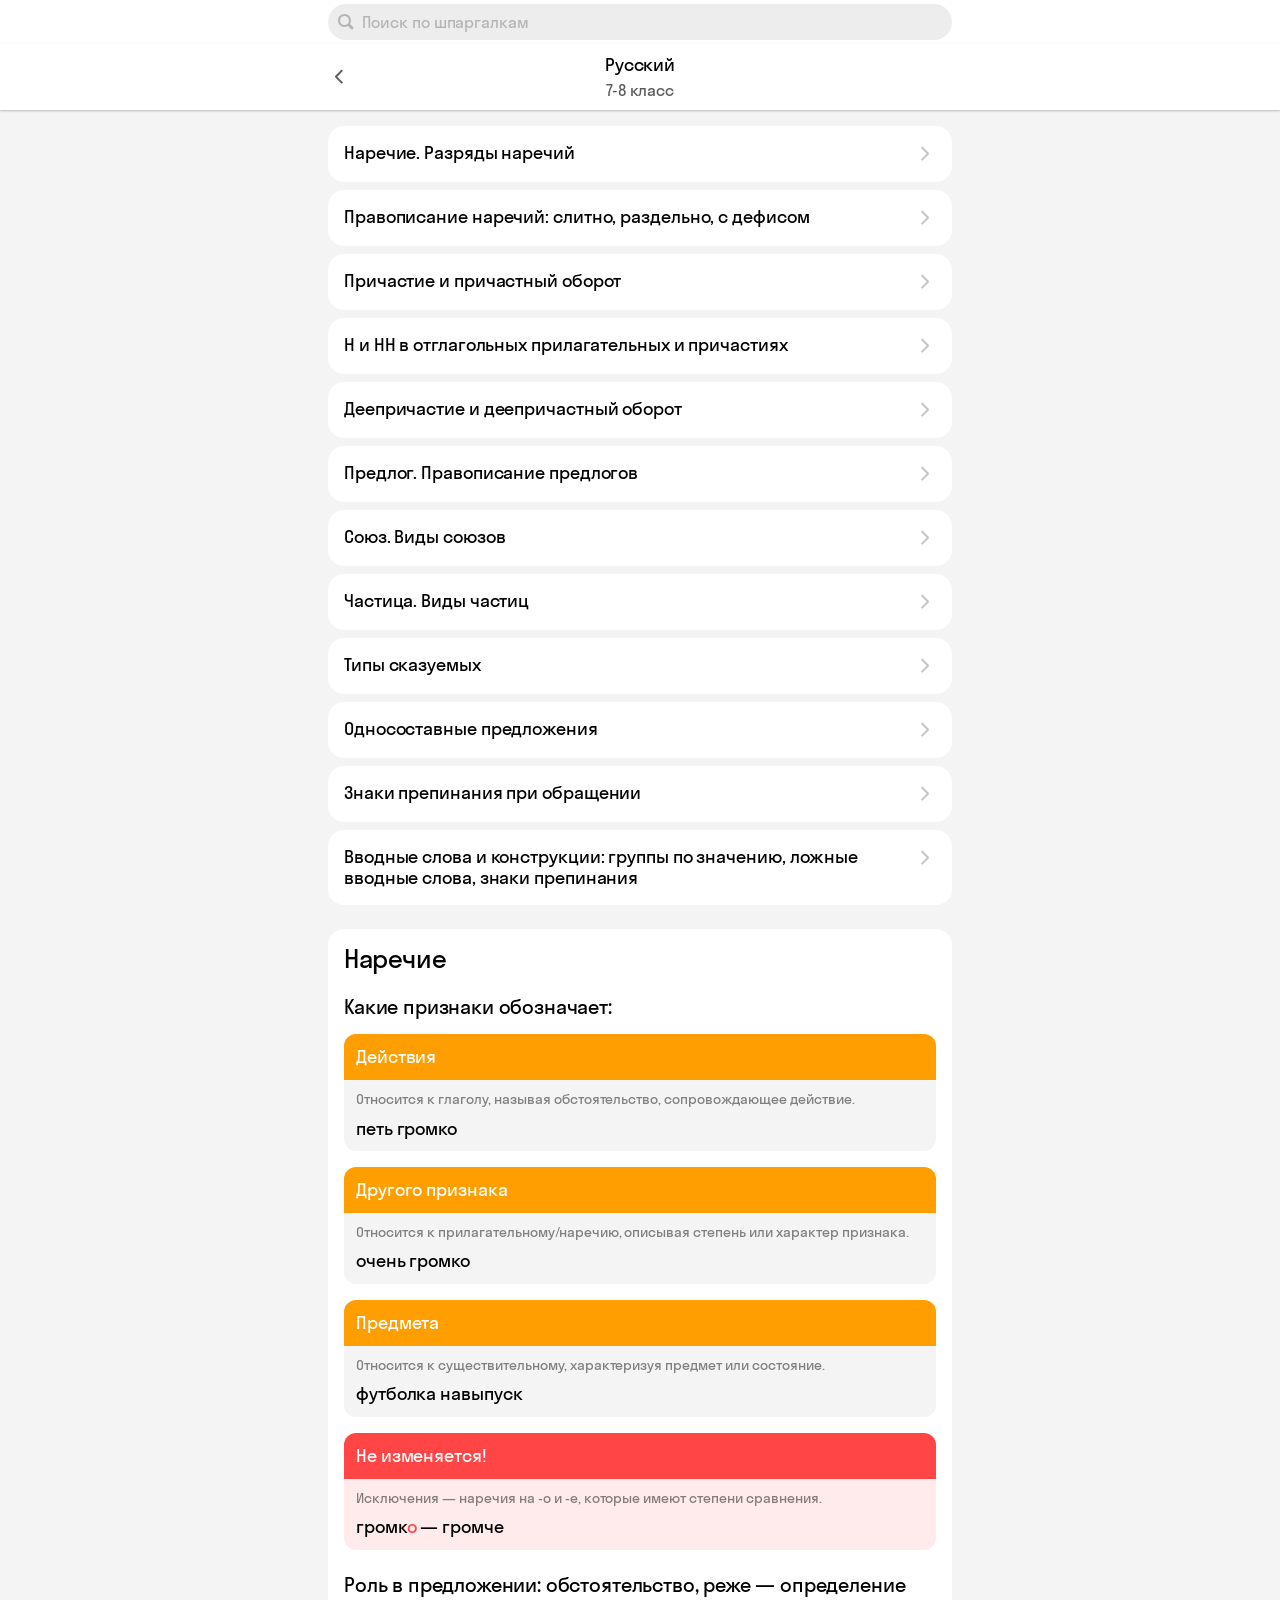
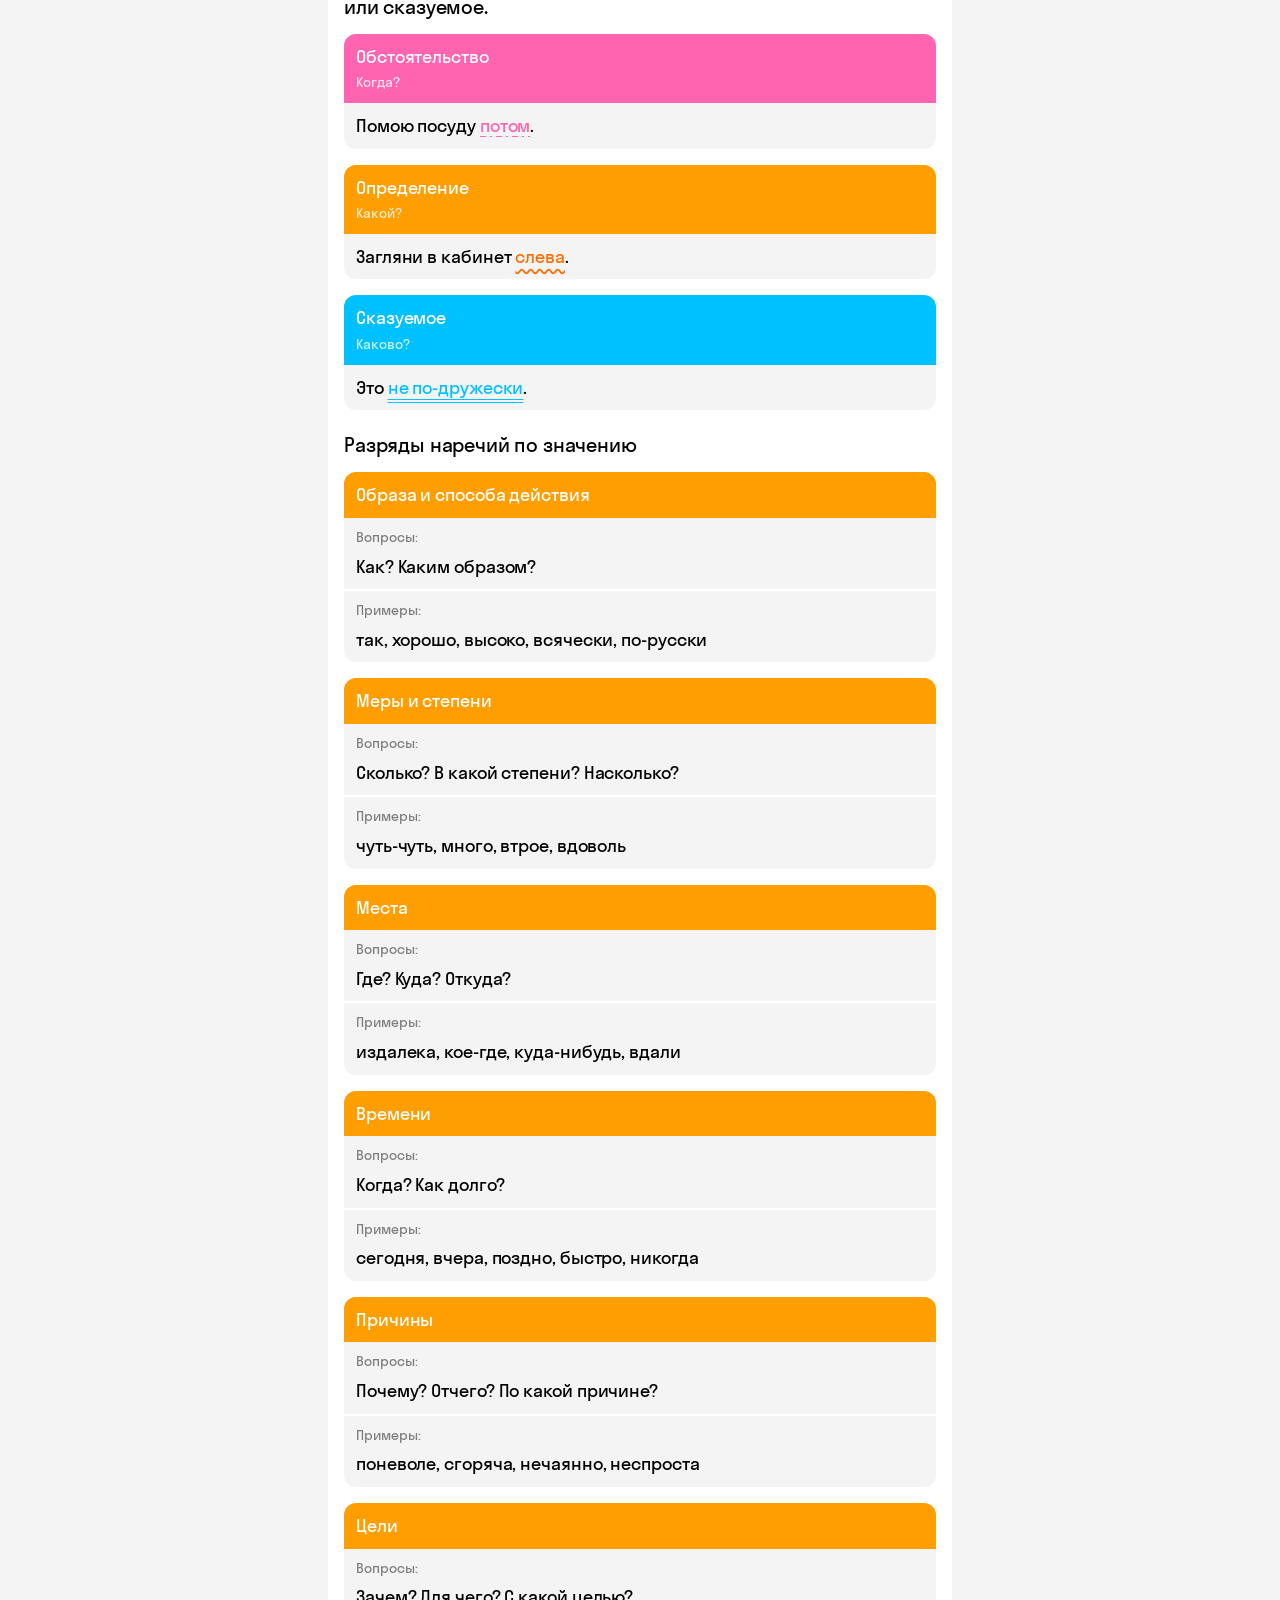
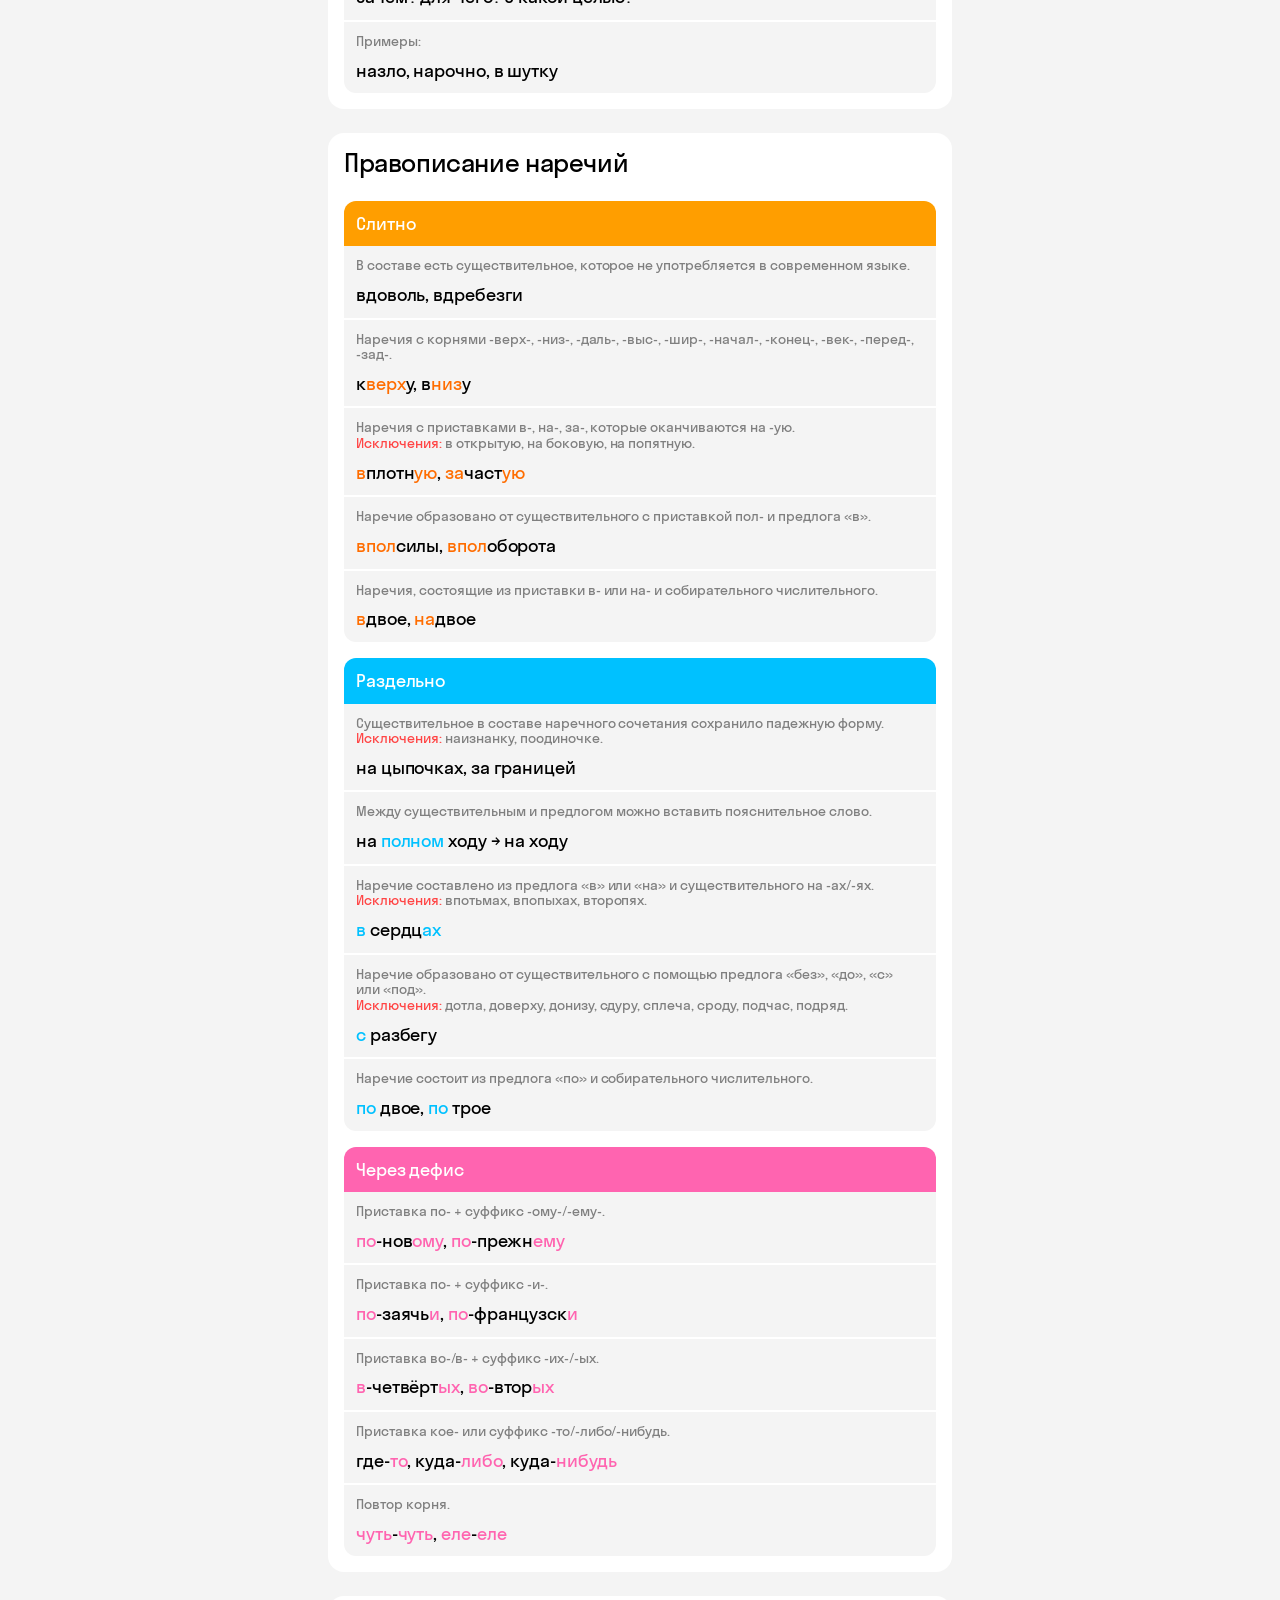
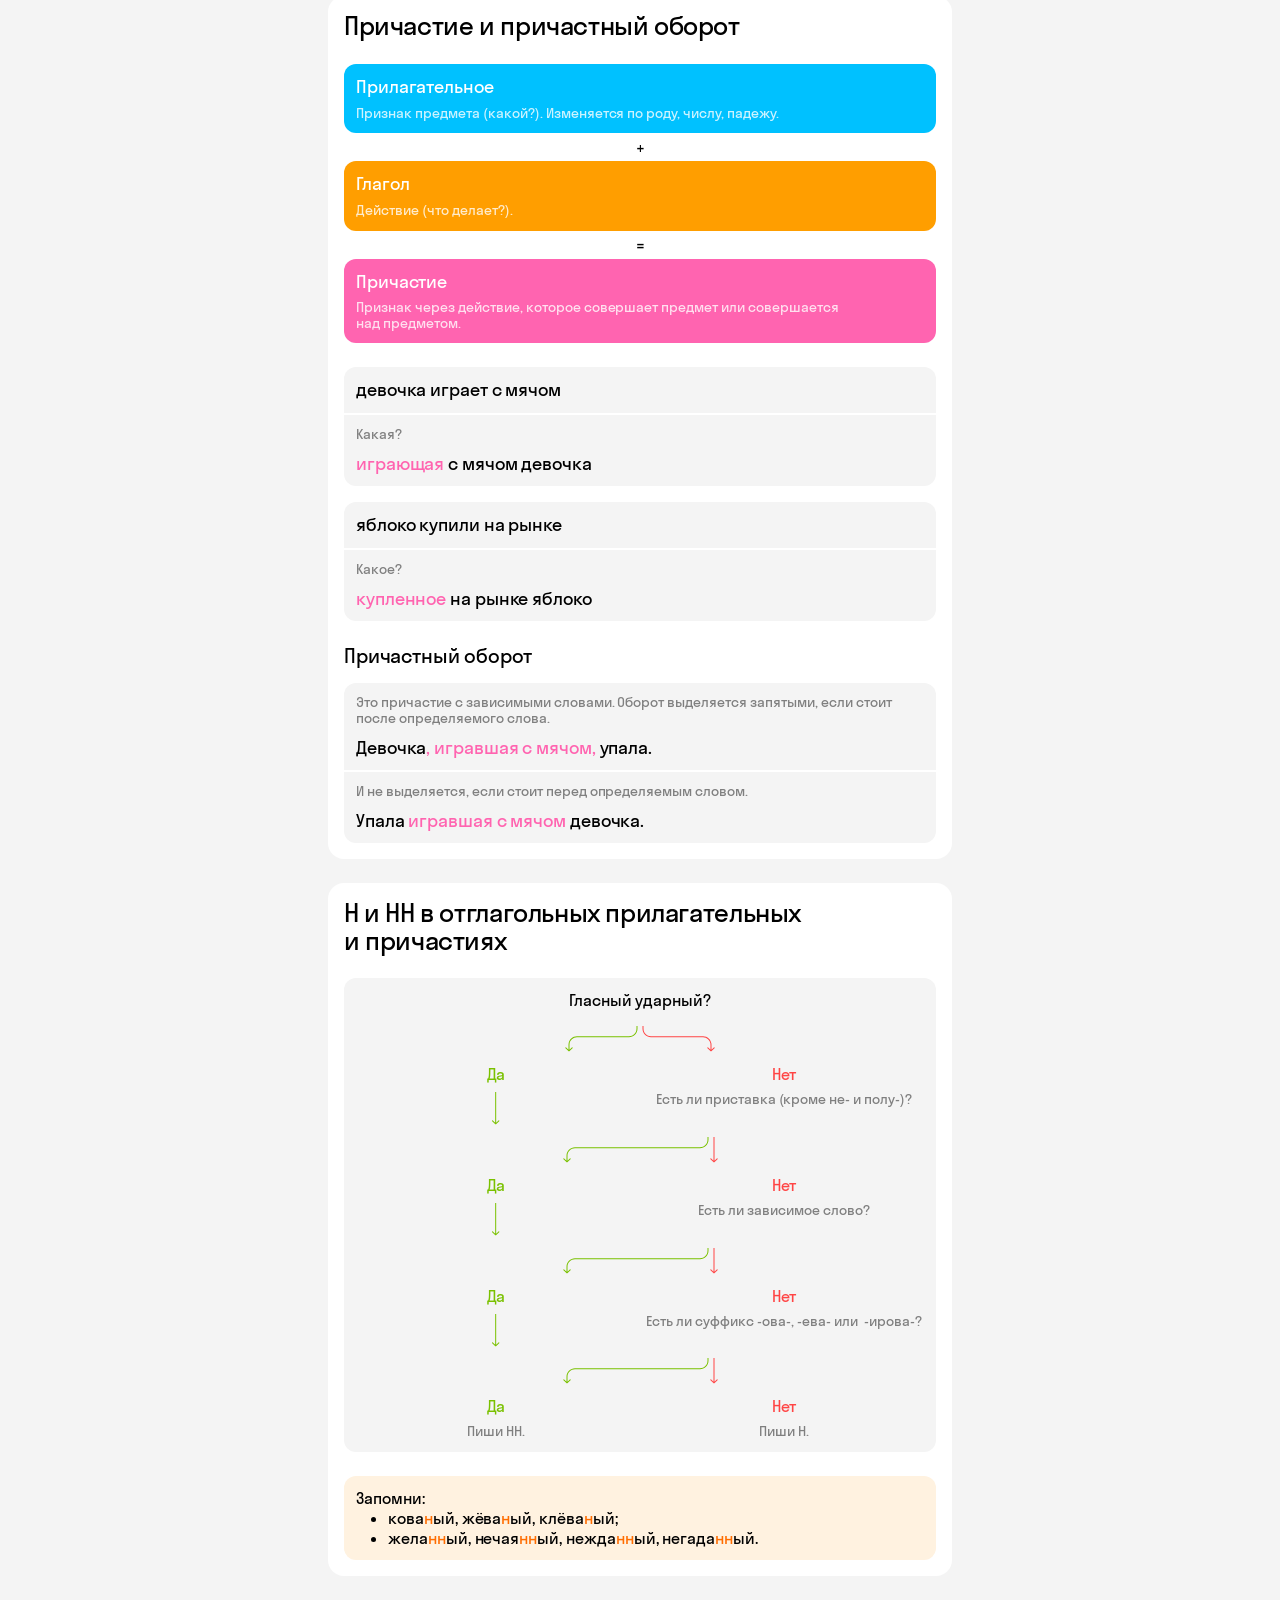
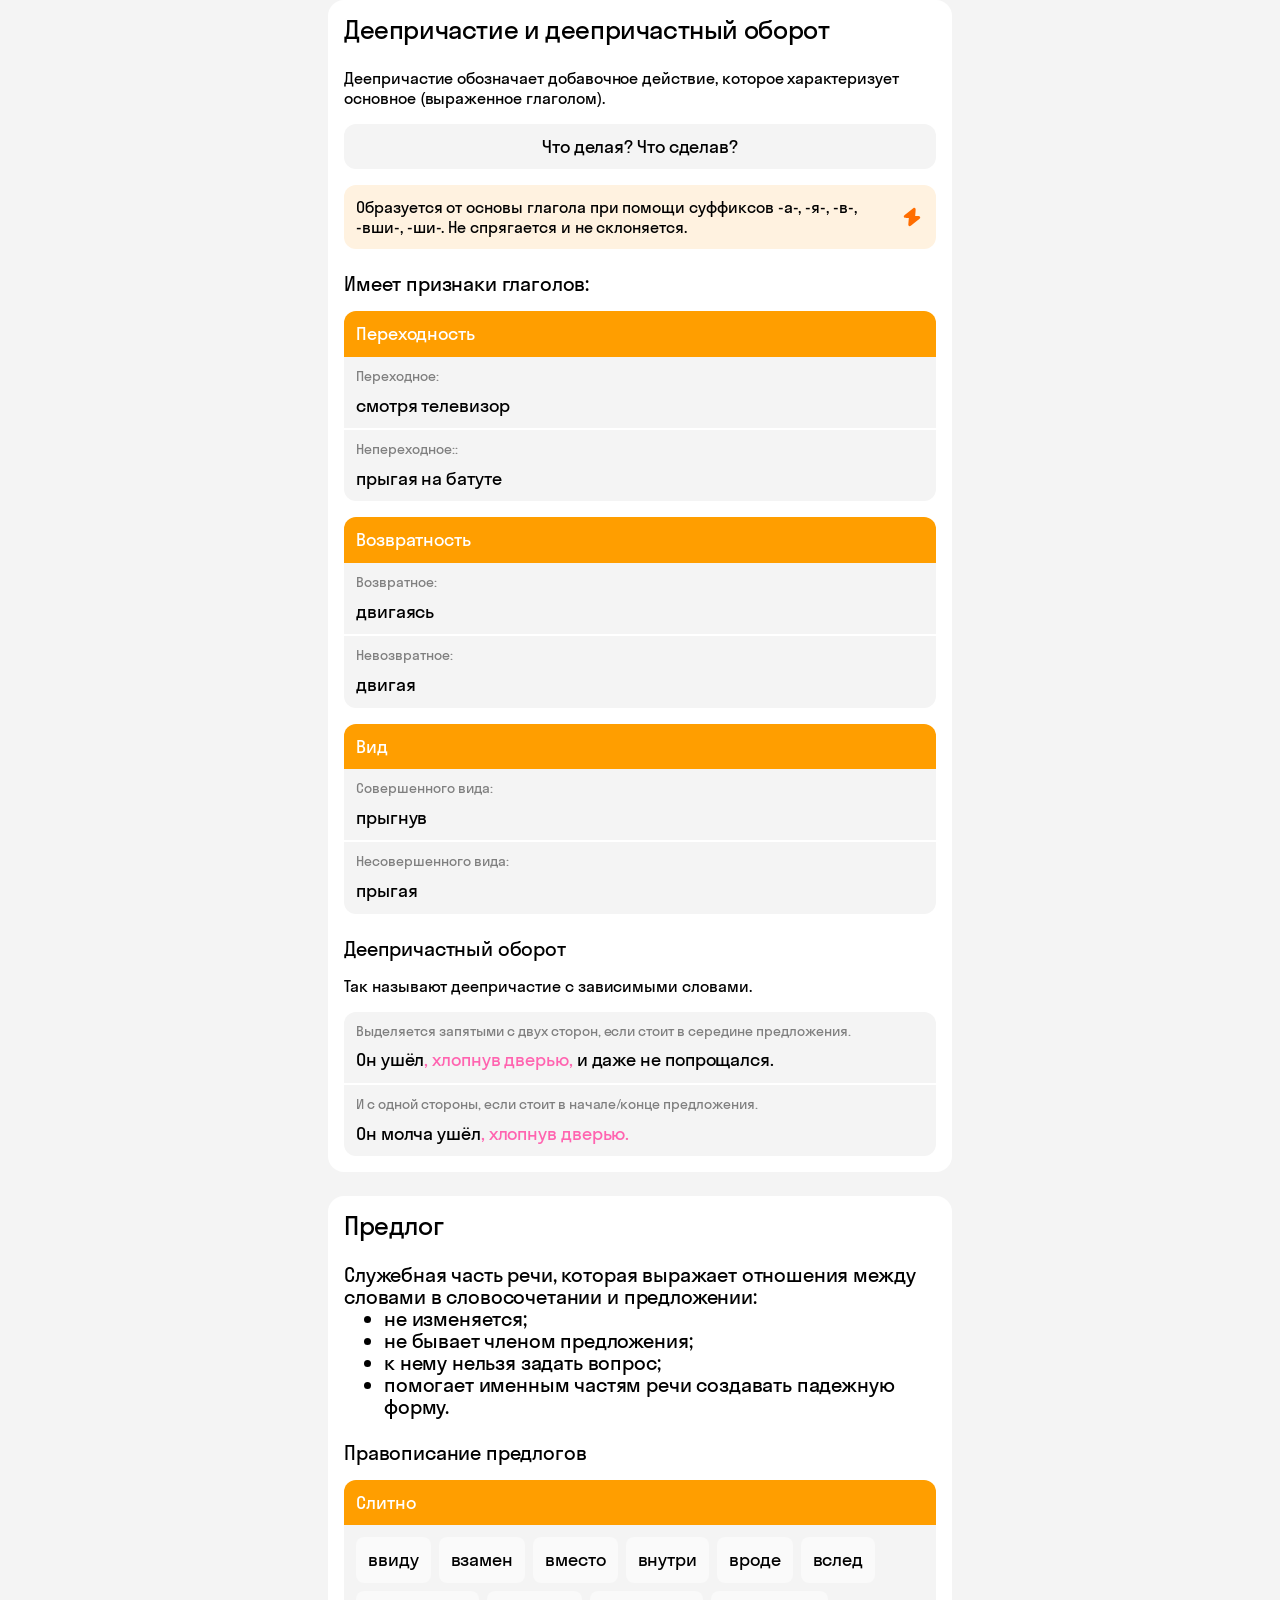
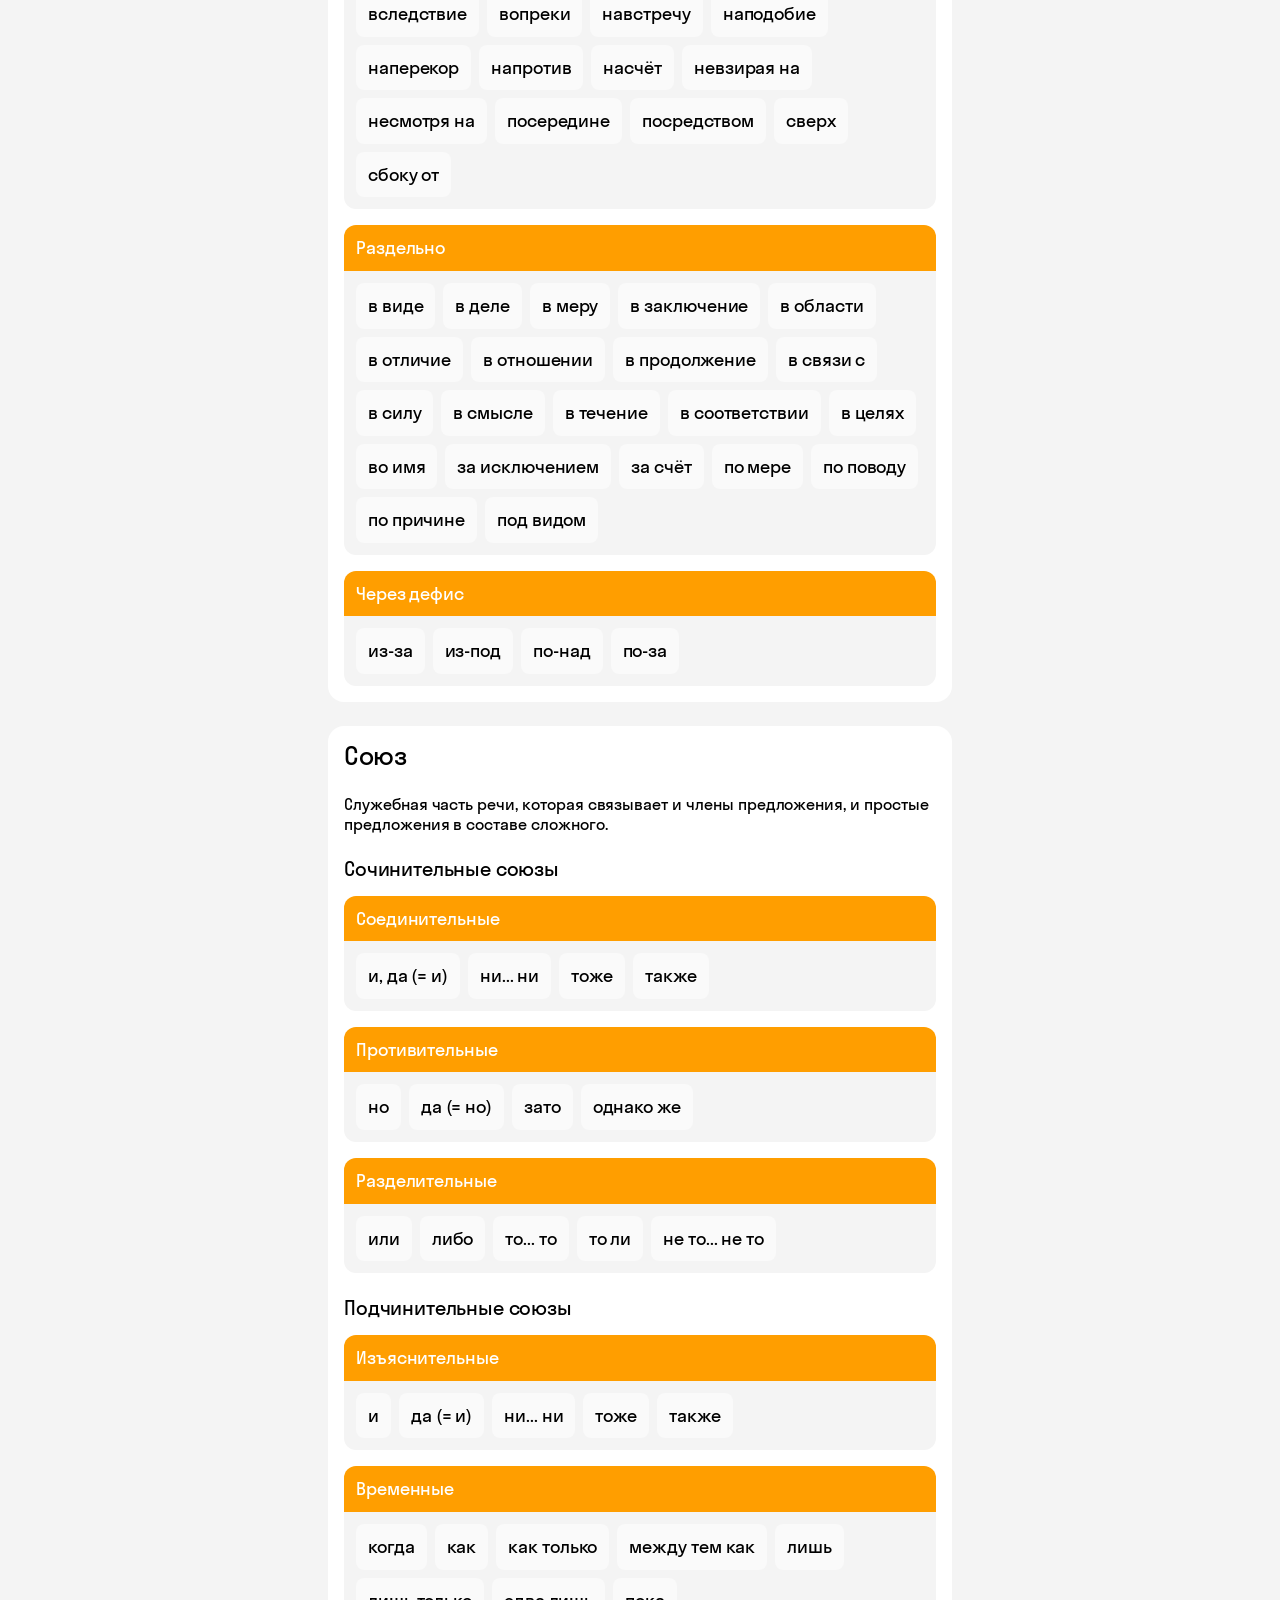
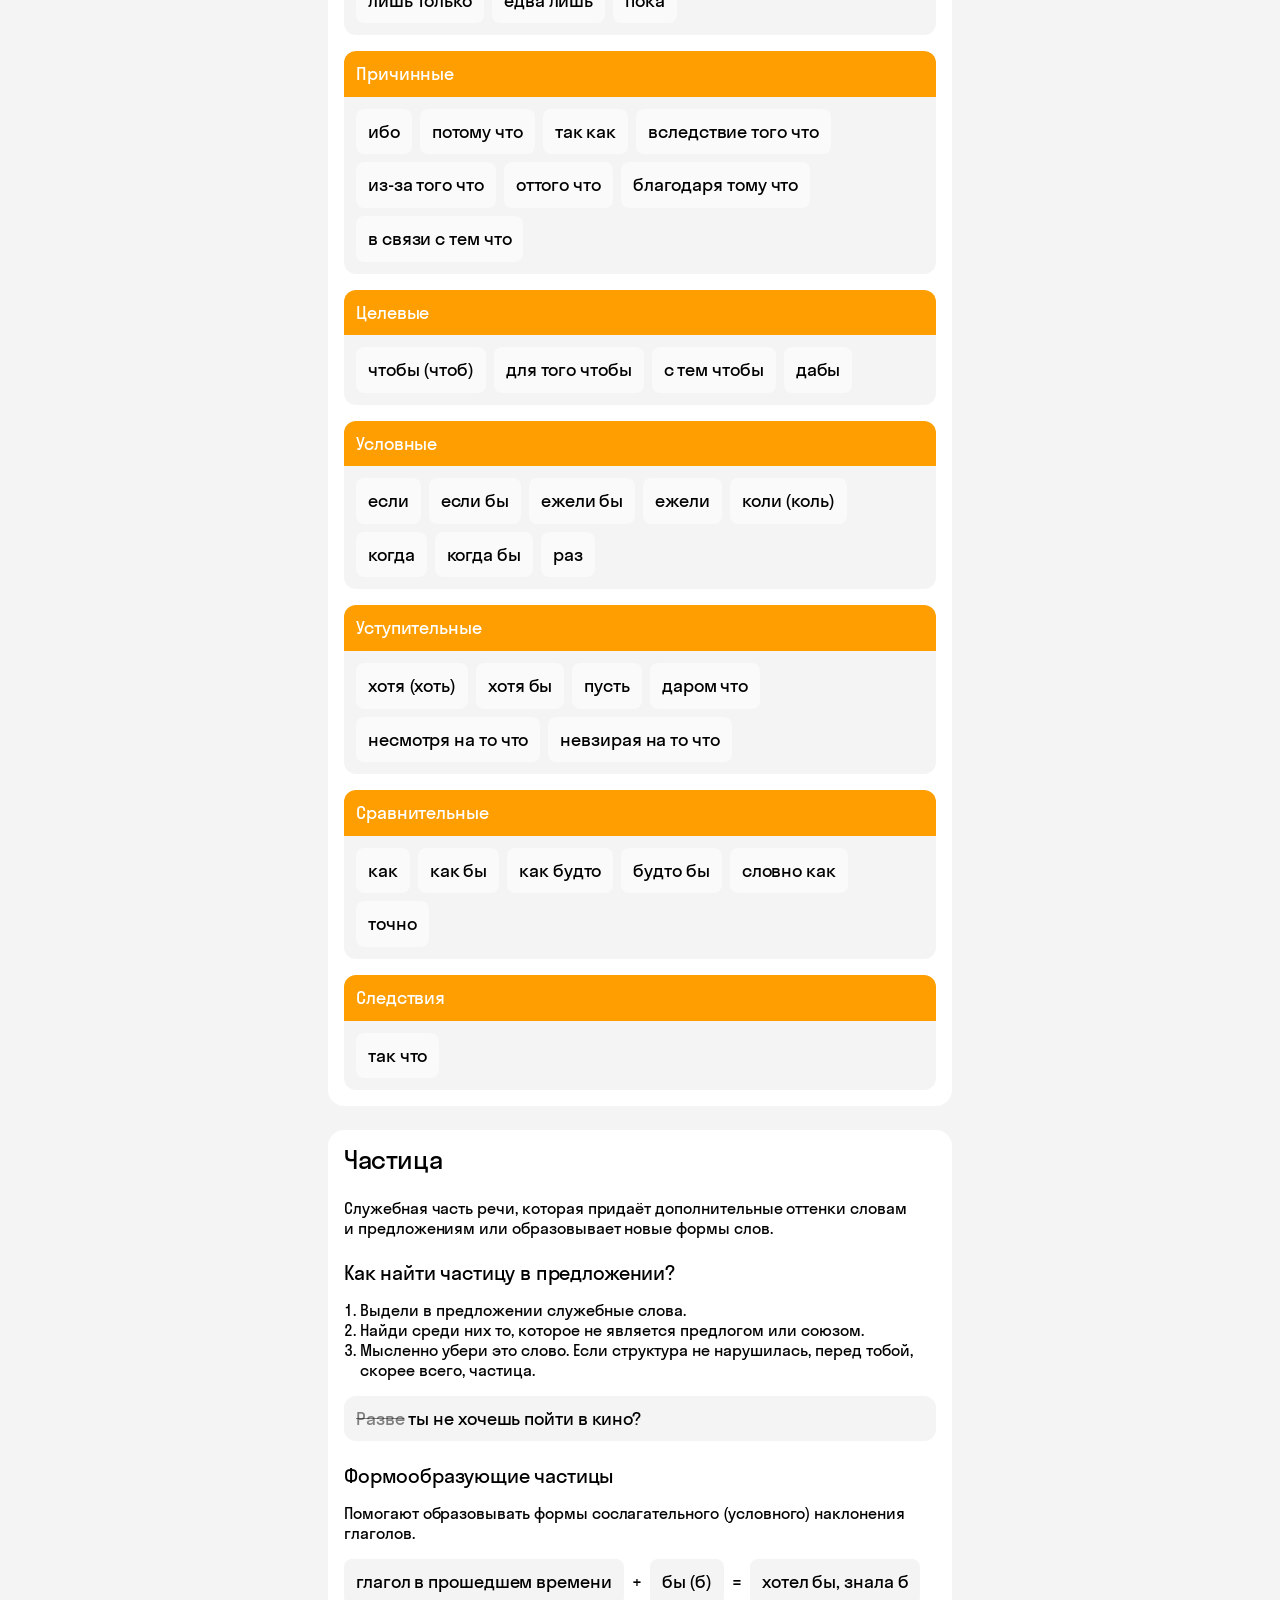
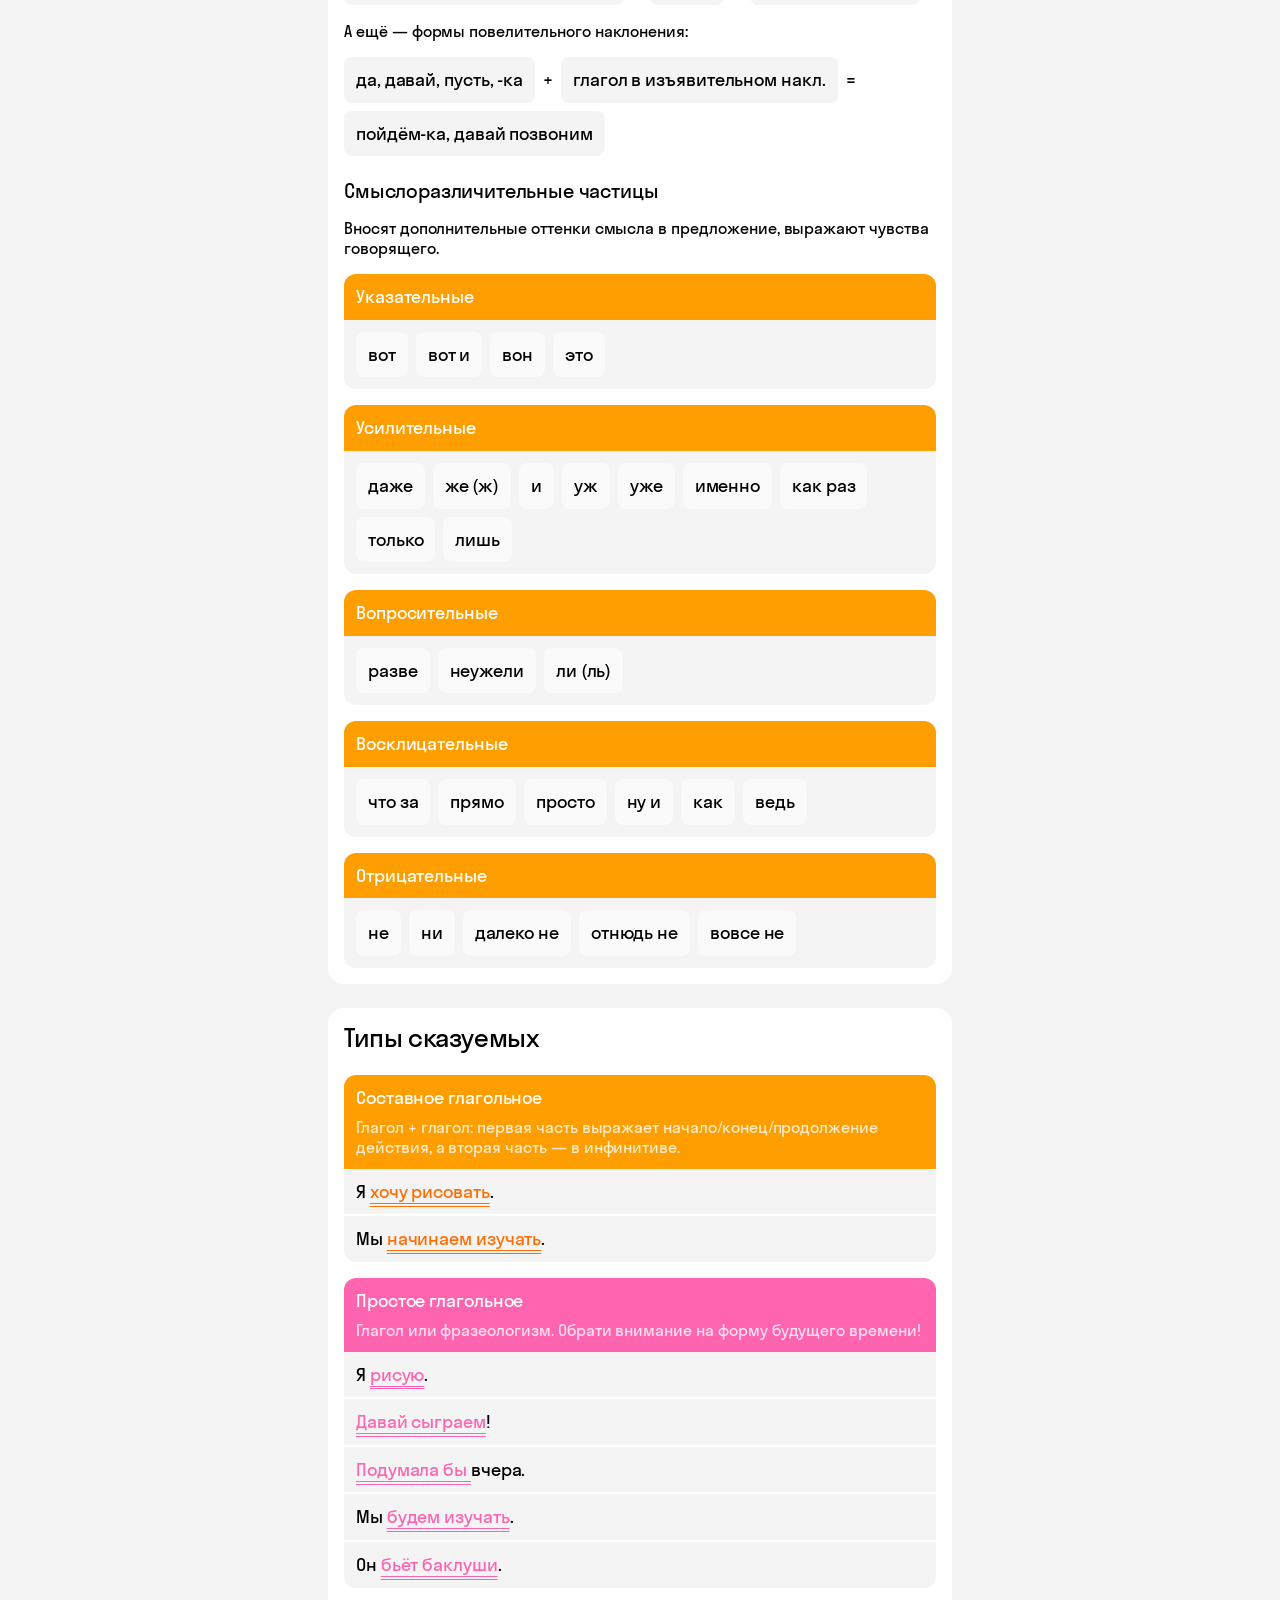
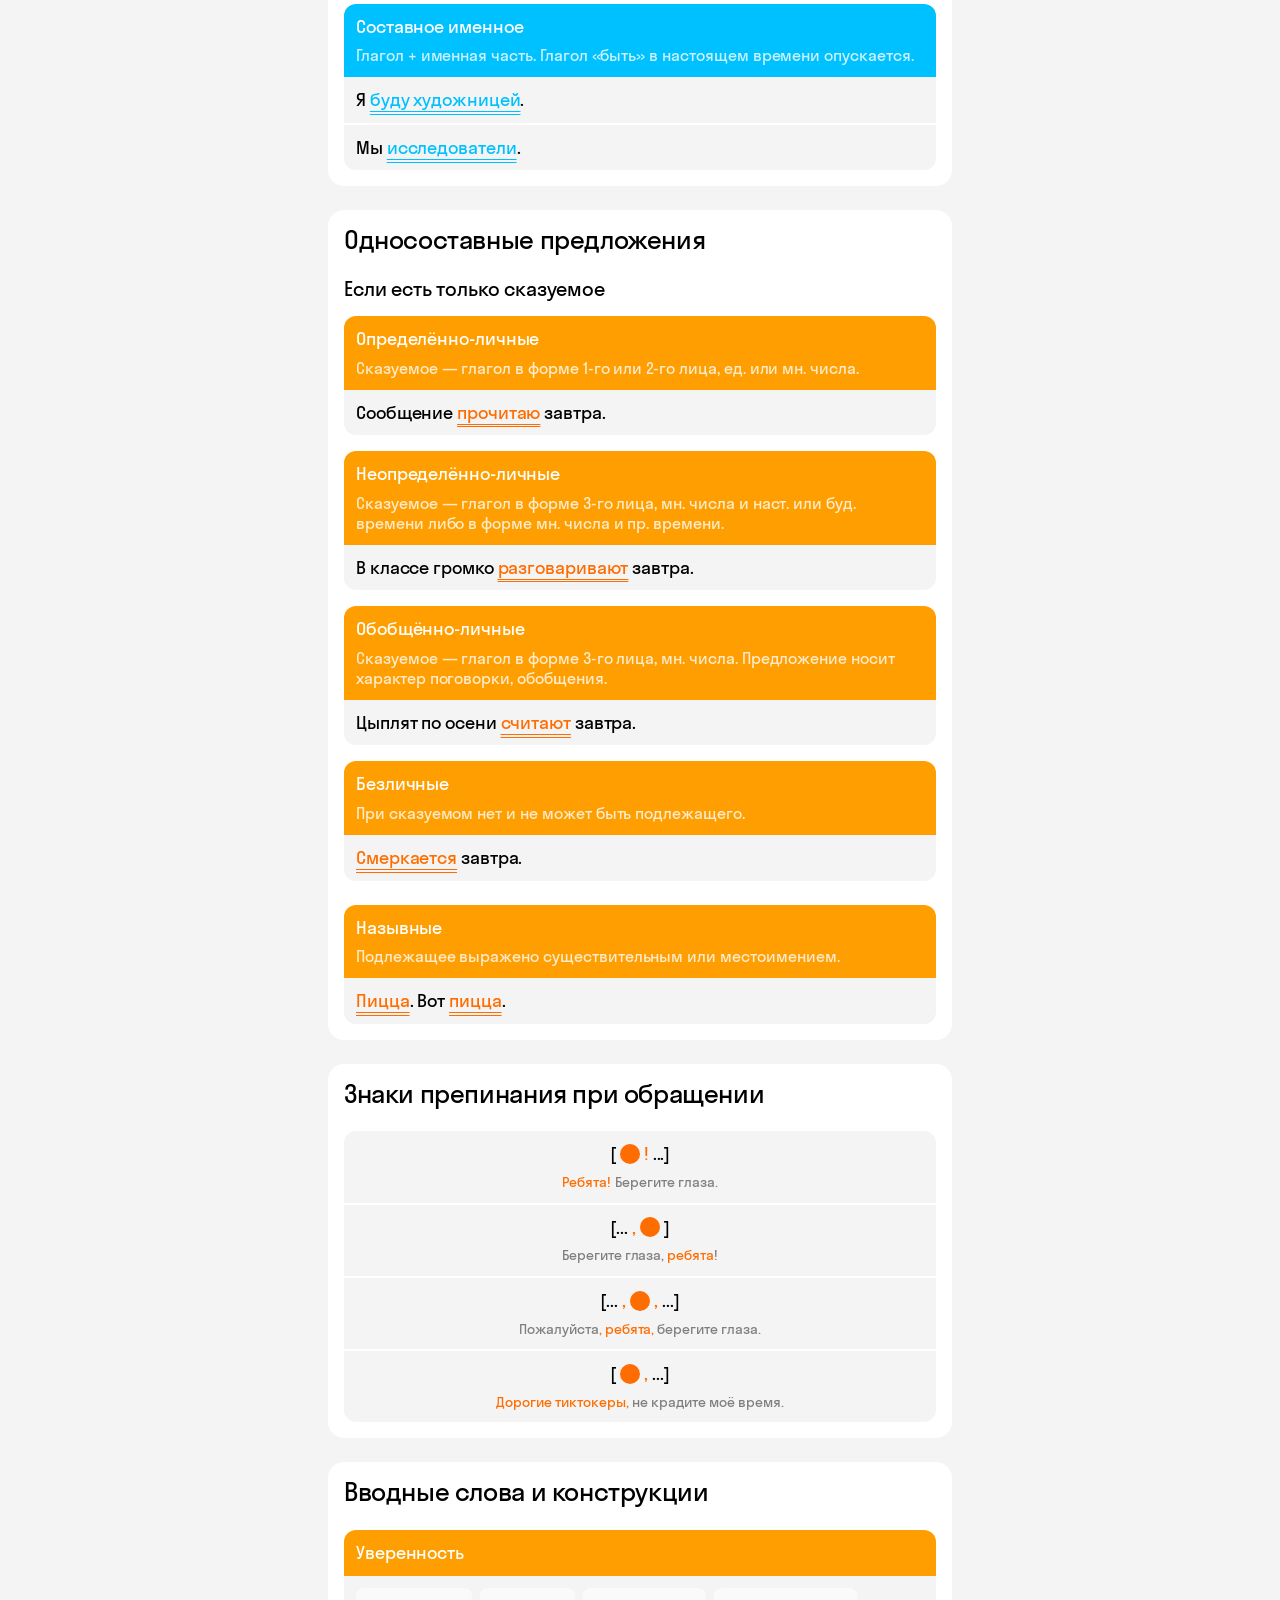
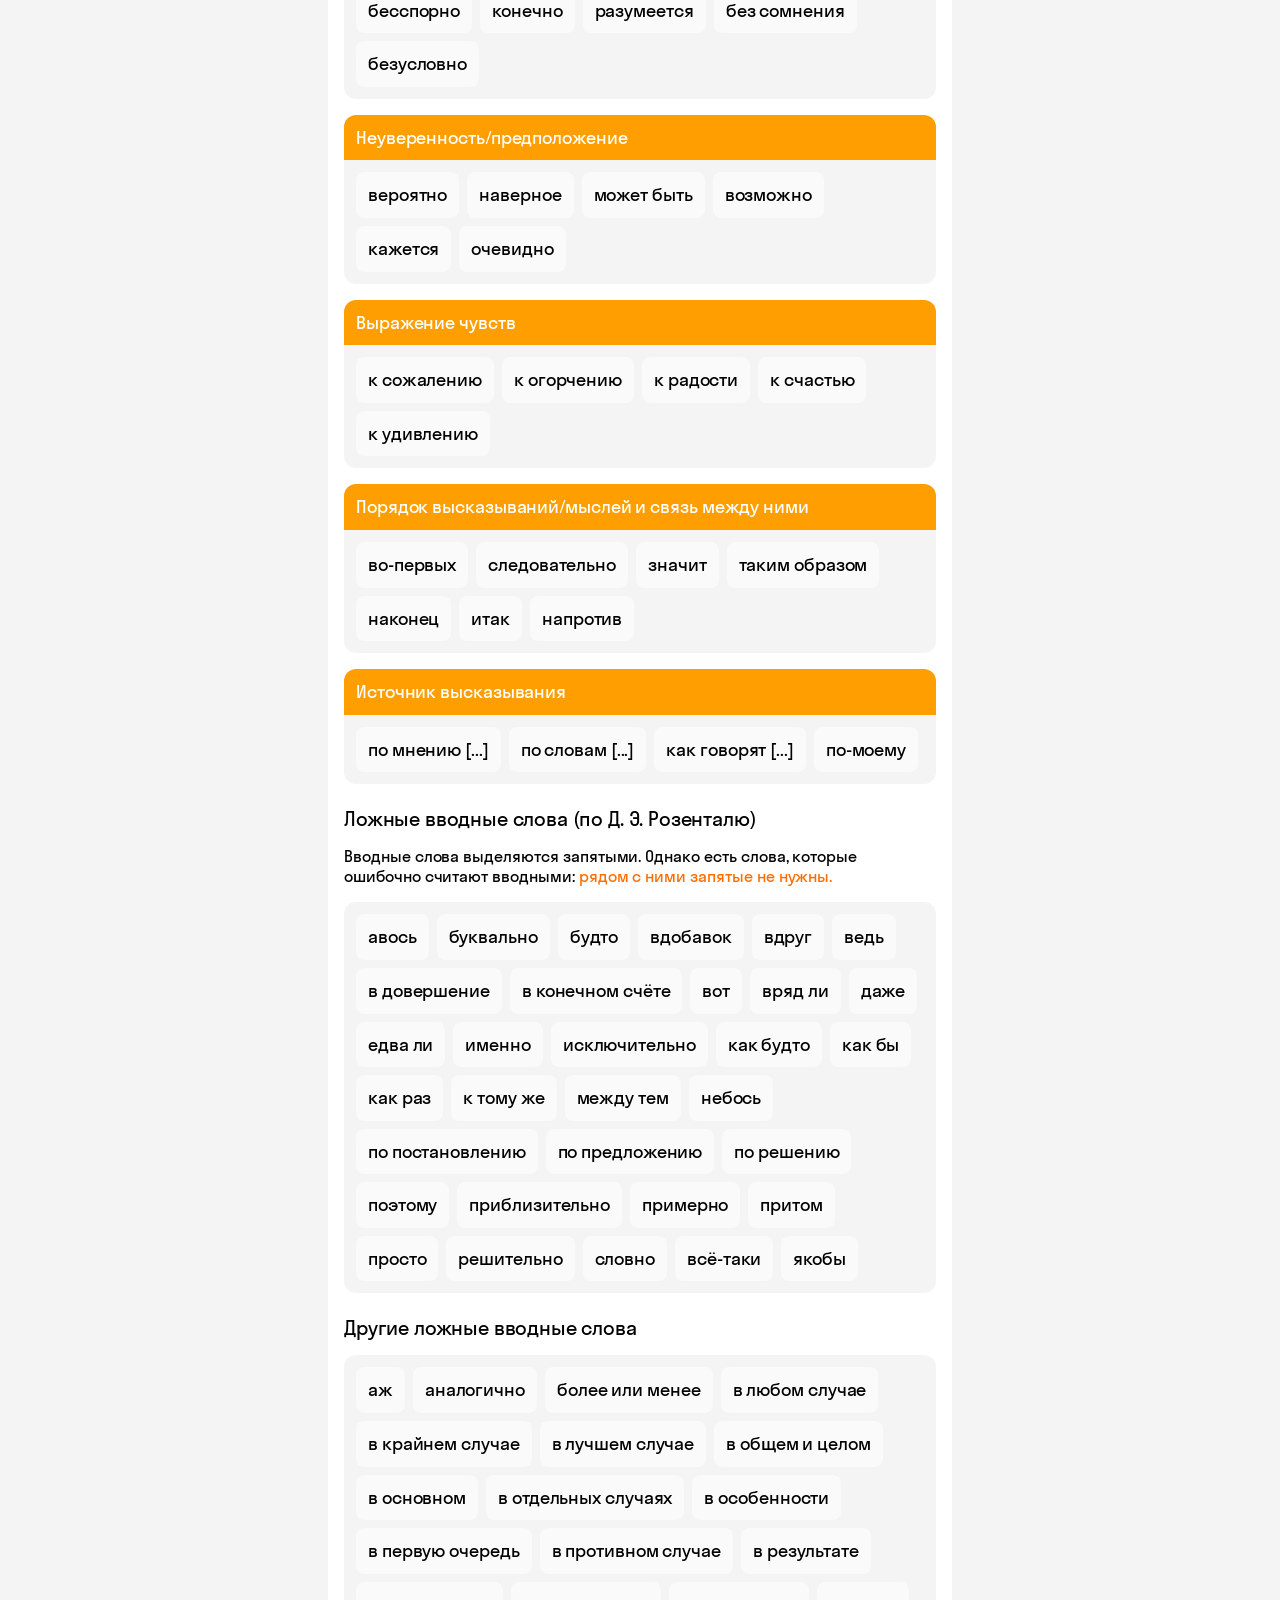
<file: pages/russian-7-8.html>
<!doctype html>

<html lang="ru">
  <head>
    <meta charset="utf-8" />
    <meta content="width=device-width,initial-scale=1" name="viewport" />
    <meta content="#fff" name="theme-color" />
    <link href="../manifest.webmanifest" rel="manifest" />
    <link href="../css/global-styles.css" rel="stylesheet" />
    <link href="../css/search.css" rel="stylesheet" />
    <link href="../css/subject.css" rel="stylesheet" />
    <link href="../css/russian.css" rel="stylesheet" />
    <title>Russian78</title>
  </head>

  <body>
    <nav class="search-shell">
      <div class="search-box" id="search-box">
        <span aria-hidden="true" class="search-box__icon">
          <img src="../icons/zoom.svg" />
        </span>
        <input
          autocomplete="off"
          class="search-box__input font-s"
          id="site-search"
          placeholder="Поиск по шпаргалкам"
          type="search" />
        <button
          aria-label="Очистить поиск"
          class="search-box__clear"
          type="button">
          <img src="../icons/close-circle-grey.svg" />
        </button>
        <div
          aria-live="polite"
          class="search-results"
          hidden=""
          id="search-results"></div>
      </div>
    </nav>
    <header class="header header--subject">
      <div class="header__content">
        <a class="header__return-btn" href="../">
          <img src="../icons/arw-left.svg" />
        </a>
        <div class="header__text">
          <h1 class="header__title font-m">Русский</h1>
          <h2 class="header__subtitle font-s">7-8 класс</h2>
        </div>
        <div style="visibility: hidden"></div>
      </div>
    </header>
    <div aria-hidden="true" class="page-spacer"></div>
    <main>
      <section
        class="search-results"
        data-grade-band="7-8"
        data-page="russian-7-8.html"
        data-subject-code="rus"
        id="page-toc"></section>

      <section class="cheats__list">
        <div class="cheats__item" id="adverbs-categories">
          <h3 class="cheat__title font-xxl">Наречие</h3>
          <div class="cheat__content">
            <h4 class="cheat__content-title font-l">
              Какие признаки обозначает:
            </h4>

            <section class="info-list">
              <div class="info-list__item">
                <div class="info-list__name font-m">Действия</div>
                <div class="info-list__example font-m">
                  <span class="info-list__label font-xs">
                    Относится к глаголу, называя обстоятельство, сопровождающее
                    действие.
                  </span>
                  петь громко
                </div>
              </div>

              <div class="info-list__item">
                <div class="info-list__name font-m">Другого признака</div>
                <div class="info-list__example font-m">
                  <span class="info-list__label font-xs">
                    Относится к прилагательному/наречию, описывая степень
                    или характер признака.
                  </span>
                  очень громко
                </div>
              </div>

              <div class="info-list__item">
                <div class="info-list__name font-m">Предмета</div>
                <div class="info-list__example font-m">
                  <span class="info-list__label font-xs">
                    Относится к существительному, характеризуя предмет
                    или состояние.
                  </span>
                  футболка навыпуск
                </div>
              </div>

              <div class="info-list__item">
                <div class="info-list__name --bg-red60 font-m">
                  Не изменяется!
                </div>
                <div class="info-list__example --bg-red10 font-m">
                  <span class="info-list__label font-xs">
                    Исключения — наречия на -о и -е, которые имеют степени
                    сравнения.
                  </span>
                  <span>
                    громк<span style="color: var(--red60)">о</span> — громче
                  </span>
                </div>
              </div>
            </section>
          </div>

          <div class="cheat__content">
            <h4 class="cheat__content-title font-l">
              Роль в предложении: обстоятельство, реже — определение
              или сказуемое.
            </h4>

            <section class="info-list">
              <div class="info-list__item">
                <div
                  class="info-list__name info-list__name--column --bg-pink60 font-m">
                  Обстоятельство
                  <span class="font-xs" style="color: var(--w8)">Когда?</span>
                </div>
                <div class="info-list__example font-m">
                  <span>
                    Помою посуду
                    <span
                      class="underline__dashed-dot"
                      style="color: var(--pink60)"
                      >потом</span
                    >.
                  </span>
                </div>
              </div>

              <div class="info-list__item">
                <div class="info-list__name info-list__name--column font-m">
                  Определение
                  <span class="font-xs" style="color: var(--w8)">Какой?</span>
                </div>
                <div class="info-list__example font-m">
                  <span>
                    Загляни в кабинет
                    <span class="underline__wavy" style="color: var(--orange90)"
                      >слева</span
                    >.
                  </span>
                </div>
              </div>

              <div class="info-list__item">
                <div
                  class="info-list__name info-list__name--column --bg-blue60 font-m">
                  Сказуемое
                  <span class="font-xs" style="color: var(--w8)">Каково?</span>
                </div>
                <div class="info-list__example font-m">
                  <span>
                    Это
                    <span class="underline__double" style="color: var(--blue60)"
                      >не по-дружески</span
                    >.
                  </span>
                </div>
              </div>
            </section>
          </div>

          <div class="cheat__content">
            <h4 class="cheat__content-title font-l">
              Разряды наречий по значению
            </h4>

            <section class="info-list">
              <div class="info-list__item">
                <div class="info-list__name font-m">
                  Образа и способа действия
                </div>
                <div class="info-list__example font-m">
                  <span class="info-list__label font-xs">Вопросы:</span>
                  Как? Каким образом?
                </div>

                <div class="info-list__example font-m">
                  <span class="info-list__label font-xs">Примеры:</span>
                  так, хорошо, высоко, всячески, по-русски
                </div>
              </div>

              <div class="info-list__item">
                <div class="info-list__name font-m">Меры и степени</div>
                <div class="info-list__example font-m">
                  <span class="info-list__label font-xs">Вопросы:</span>
                  Сколько? В какой степени? Насколько?
                </div>

                <div class="info-list__example font-m">
                  <span class="info-list__label font-xs">Примеры:</span>
                  чуть-чуть, много, втрое, вдоволь
                </div>
              </div>

              <div class="info-list__item">
                <div class="info-list__name font-m">Места</div>
                <div class="info-list__example font-m">
                  <span class="info-list__label font-xs">Вопросы:</span>
                  Где? Куда? Откуда?
                </div>

                <div class="info-list__example font-m">
                  <span class="info-list__label font-xs">Примеры:</span>
                  издалека, кое-где, куда-нибудь, вдали
                </div>
              </div>

              <div class="info-list__item">
                <div class="info-list__name font-m">Времени</div>
                <div class="info-list__example font-m">
                  <span class="info-list__label font-xs">Вопросы:</span>
                  Когда? Как долго?
                </div>

                <div class="info-list__example font-m">
                  <span class="info-list__label font-xs">Примеры:</span>
                  сегодня, вчера, поздно, быстро, никогда
                </div>
              </div>

              <div class="info-list__item">
                <div class="info-list__name font-m">Причины</div>
                <div class="info-list__example font-m">
                  <span class="info-list__label font-xs">Вопросы:</span>
                  Почему? Отчего? По какой причине?
                </div>

                <div class="info-list__example font-m">
                  <span class="info-list__label font-xs">Примеры:</span>
                  поневоле, сгоряча, нечаянно, неспроста
                </div>
              </div>

              <div class="info-list__item">
                <div class="info-list__name font-m">Цели</div>
                <div class="info-list__example font-m">
                  <span class="info-list__label font-xs">Вопросы:</span>
                  Зачем? Для чего? С какой целью?
                </div>

                <div class="info-list__example font-m">
                  <span class="info-list__label font-xs">Примеры:</span>
                  назло, нарочно, в шутку
                </div>
              </div>
            </section>
          </div>
        </div>

        <div class="cheats__item" id="adverbs-spelling">
          <h3 class="cheat__title font-xxl">Правописание наречий</h3>
          <div class="cheat__content">
            <section class="info-list">
              <div class="info-list__item">
                <div class="info-list__name font-m">Слитно</div>
                <div class="info-list__example font-m">
                  <span class="info-list__label font-xs">
                    В составе есть существительное, которое не употребляется
                    в современном языке.
                  </span>
                  вдоволь, вдребезги
                </div>

                <div class="info-list__example font-m">
                  <span class="info-list__label font-xs">
                    Наречия с корнями -верх-, -низ-, -даль-, -выс-, -шир-,
                    -начал-, -конец-, -век-, -перед-, -зад-.
                  </span>
                  <span>
                    к<span style="color: var(--orange90)">верх</span>у, в<span
                      style="color: var(--orange90)"
                      >низ</span
                    >у
                  </span>
                </div>

                <div class="info-list__example font-m">
                  <span class="info-list__label font-xs">
                    Наречия с приставками в-, на-, за-, которые оканчиваются
                    на -ую. <br />
                    <span style="color: var(--red60)">Исключения:</span> в
                    открытую, на боковую, на попятную.
                  </span>
                  <span>
                    <span style="color: var(--orange90)">в</span>плотн<span
                      style="color: var(--orange90)"
                      >ую</span
                    >, <span style="color: var(--orange90)">за</span>част<span
                      style="color: var(--orange90)"
                      >ую</span
                    >
                  </span>
                </div>

                <div class="info-list__example font-m">
                  <span class="info-list__label font-xs">
                    Наречие образовано от существительного с приставкой пол-
                    и предлога «в».
                  </span>
                  <span>
                    <span style="color: var(--orange90)">впол</span>силы,
                    <span style="color: var(--orange90)">впол</span>оборота
                  </span>
                </div>

                <div class="info-list__example font-m">
                  <span class="info-list__label font-xs">
                    Наречия, состоящие из приставки в- или на- и собирательного
                    числительного.
                  </span>
                  <span>
                    <span style="color: var(--orange90)">в</span>двое,
                    <span style="color: var(--orange90)">на</span>двое
                  </span>
                </div>
              </div>

              <div class="info-list__item">
                <div class="info-list__name --bg-blue60 font-m">Раздельно</div>
                <div class="info-list__example font-m">
                  <span class="info-list__label font-xs">
                    Существительное в составе наречного сочетания сохранило
                    падежную форму. <br />
                    <span style="color: var(--red60)">Исключения:</span>
                    наизнанку, поодиночке.
                  </span>
                  <span> на цыпочках, за границей </span>
                </div>

                <div class="info-list__example font-m">
                  <span class="info-list__label font-xs">
                    Между существительным и предлогом можно вставить
                    пояснительное слово.
                  </span>
                  <span>
                    на <span style="color: var(--blue60)">полном</span> ходу →
                    на ходу
                  </span>
                </div>

                <div class="info-list__example font-m">
                  <span class="info-list__label font-xs">
                    Наречие составлено из предлога «в» или «на»
                    и существительного на -ах/-ях. <br />
                    <span style="color: var(--red60)">Исключения:</span>
                    впотьмах, впопыхах, второпях.
                  </span>
                  <span>
                    <span style="color: var(--blue60)">в</span> сердц<span
                      style="color: var(--blue60)"
                      >ах
                    </span>
                  </span>
                </div>

                <div class="info-list__example font-m">
                  <span class="info-list__label font-xs">
                    Наречие образовано от существительного с помощью предлога
                    «без», «до», «с» или «под». <br />
                    <span style="color: var(--red60)">Исключения:</span>
                    дотла, доверху, донизу, сдуру, сплеча, сроду, подчас,
                    подряд.
                  </span>
                  <span>
                    <span style="color: var(--blue60)">с</span> разбегу
                  </span>
                </div>

                <div class="info-list__example font-m">
                  <span class="info-list__label font-xs">
                    Наречие состоит из предлога «по» и собирательного
                    числительного.
                  </span>
                  <span>
                    <span style="color: var(--blue60)">по</span> двое,
                    <span style="color: var(--blue60)">по</span> трое
                  </span>
                </div>
              </div>

              <div class="info-list__item">
                <div class="info-list__name --bg-pink60 font-m">
                  Через дефис
                </div>
                <div class="info-list__example font-m">
                  <span class="info-list__label font-xs">
                    Приставка по- + суффикс -ому-/-ему-.
                  </span>
                  <span>
                    <span style="color: var(--pink60)">по</span>-нов<span
                      style="color: var(--pink60)"
                      >ому</span
                    >, <span style="color: var(--pink60)">по</span>-прежн<span
                      style="color: var(--pink60)"
                      >ему</span
                    >
                  </span>
                </div>

                <div class="info-list__example font-m">
                  <span class="info-list__label font-xs">
                    Приставка по- + суффикс -и-.
                  </span>
                  <span>
                    <span style="color: var(--pink60)">по</span>-заячь<span
                      style="color: var(--pink60)"
                      >и</span
                    >,
                    <span style="color: var(--pink60)">по</span>-французск<span
                      style="color: var(--pink60)"
                      >и</span
                    >
                  </span>
                </div>

                <div class="info-list__example font-m">
                  <span class="info-list__label font-xs">
                    Приставка во-/в- + суффикс -их-/-ых.
                  </span>
                  <span>
                    <span style="color: var(--pink60)">в</span>-четвёрт<span
                      style="color: var(--pink60)"
                      >ых</span
                    >, <span style="color: var(--pink60)">во</span>-втор<span
                      style="color: var(--pink60)"
                      >ых</span
                    >
                  </span>
                </div>

                <div class="info-list__example font-m">
                  <span class="info-list__label font-xs">
                    Приставка кое- или суффикс -то/-либо/-нибудь.
                  </span>
                  <span>
                    где-<span style="color: var(--pink60)">то</span>, куда-<span
                      style="color: var(--pink60)"
                      >либо</span
                    >, куда-<span style="color: var(--pink60)">нибудь</span>
                  </span>
                </div>

                <div class="info-list__example font-m">
                  <span class="info-list__label font-xs"> Повтор корня. </span>
                  <span>
                    <span style="color: var(--pink60)">чуть</span>-<span
                      style="color: var(--pink60)"
                      >чуть</span
                    >, <span style="color: var(--pink60)">еле</span>-<span
                      style="color: var(--pink60)"
                      >еле</span
                    >
                  </span>
                </div>
              </div>
            </section>
          </div>
        </div>

        <div class="cheats__item" id="participle">
          <h3 class="cheat__title font-xxl">Причастие и причастный оборот</h3>
          <div class="cheat__content">
            <section class="info-list info-list--only-names">
              <div class="info-list__item">
                <div
                  class="info-list__name info-list__name--column --bg-blue60 font-m">
                  Прилагательное
                  <span class="font-xs" style="color: var(--w8)">
                    Признак предмета (какой?). Изменяется по роду, числу,
                    падежу.
                  </span>
                </div>
              </div>

              <div class="info-list__divider">+</div>

              <div class="info-list__item">
                <div class="info-list__name info-list__name--column font-m">
                  Глагол
                  <span class="font-xs" style="color: var(--w8)">
                    Действие (что делает?).
                  </span>
                </div>
              </div>

              <div class="info-list__divider">=</div>

              <div class="info-list__item">
                <div
                  class="info-list__name info-list__name--column --bg-pink60 font-m">
                  Причастие
                  <span class="font-xs" style="color: var(--w8)">
                    Признак через действие, которое совершает предмет
                    или совершается над предметом.
                  </span>
                </div>
              </div>
            </section>
          </div>

          <div class="cheat__content">
            <section class="info-list">
              <div class="info-list__item">
                <div class="info-list__example font-m">
                  девочка играет с мячом
                </div>
                <div class="info-list__example font-m">
                  <span class="info-list__label font-xs">Какая?</span>
                  <span>
                    <span style="color: var(--pink60)">играющая</span> с мячом
                    девочка
                  </span>
                </div>
              </div>

              <div class="info-list__item">
                <div class="info-list__example font-m">
                  яблоко купили на рынке
                </div>
                <div class="info-list__example font-m">
                  <span class="info-list__label font-xs">Какое?</span>
                  <span>
                    <span style="color: var(--pink60)">купленное</span> на рынке
                    яблоко
                  </span>
                </div>
              </div>
            </section>
          </div>

          <div class="cheat__content">
            <h4 class="cheat__content-title font-l">Причастный оборот</h4>
            <section class="info-list">
              <div class="info-list__item">
                <div class="info-list__example font-m">
                  <span class="info-list__label font-xs">
                    Это причастие с зависимыми словами. Оборот выделяется
                    запятыми, если стоит после определяемого слова.
                  </span>
                  <span>
                    Девочка<span style="color: var(--pink60)"
                      >, игравшая с мячом,</span
                    >
                    упала.
                  </span>
                </div>

                <div class="info-list__example font-m">
                  <span class="info-list__label font-xs">
                    И не выделяется, если стоит перед определяемым словом.
                  </span>
                  <span>
                    Упала
                    <span style="color: var(--pink60)">игравшая с мячом</span>
                    девочка.
                  </span>
                </div>
              </div>
            </section>
          </div>
        </div>

        <div class="cheats__item" id="n-nn-participle-adjective">
          <h3 class="cheat__title font-xxl">
            Н и НН в отглагольных прилагательных и причастиях
          </h3>
          <div class="cheat__content">
            <div class="flowchart font-s">
              <h4 class="flowchart__title">Гласный ударный?</h4>
              <div class="flowchart__content">
                <div class="flowchart__arrows">
                  <svg
                    xmlns="http://www.w3.org/2000/svg"
                    width="288"
                    height="26"
                    viewBox="0 0 288 26"
                    fill="none">
                    <path
                      d="M214.646 25.3536C214.842 25.5488 215.158 25.5488 215.354 25.3536L218.536 22.1716C218.731 21.9763 218.731 21.6597 218.536 21.4645C218.34 21.2692 218.024 21.2692 217.828 21.4645L215 24.2929L212.172 21.4645C211.976 21.2692 211.66 21.2692 211.464 21.4645C211.269 21.6597 211.269 21.9763 211.464 22.1716L214.646 25.3536ZM155 10.7843V11.2843H207V10.7843V10.2843H155V10.7843ZM147 2.78432H147.5V0L147 0L146.5 0V2.78432H147ZM215 18.7843H214.5V25H215H215.5V18.7843H215ZM155 10.7843V10.2843C150.858 10.2843 147.5 6.92645 147.5 2.78432H147H146.5C146.5 7.47874 150.306 11.2843 155 11.2843V10.7843ZM207 10.7843V11.2843C211.142 11.2843 214.5 14.6422 214.5 18.7843H215H215.5C215.5 14.0899 211.694 10.2843 207 10.2843V10.7843Z"
                      fill="#FF4545" />
                    <path
                      d="M72.6464 25.3536C72.8417 25.5488 73.1583 25.5488 73.3536 25.3536L76.5355 22.1716C76.7308 21.9763 76.7308 21.6597 76.5355 21.4645C76.3403 21.2692 76.0237 21.2692 75.8284 21.4645L73 24.2929L70.1716 21.4645C69.9763 21.2692 69.6597 21.2692 69.4645 21.4645C69.2692 21.6597 69.2692 21.9763 69.4645 22.1716L72.6464 25.3536ZM81 10.7843V11.2843H133V10.7843V10.2843H81V10.7843ZM141 2.78432H141.5V0L141 0L140.5 0V2.78432H141ZM73 18.7843H72.5V25H73H73.5V18.7843H73ZM133 10.7843V11.2843C137.694 11.2843 141.5 7.47874 141.5 2.78432H141H140.5C140.5 6.92645 137.142 10.2843 133 10.2843V10.7843ZM81 10.7843V10.2843C76.3056 10.2843 72.5 14.0899 72.5 18.7843H73H73.5C73.5 14.6422 76.8579 11.2843 81 11.2843V10.7843Z"
                      fill="#7AC100" />
                  </svg>
                </div>
                <div class="flowchart__branch">
                  <div class="branch__title" style="color: var(--salad60)">
                    Да
                  </div>
                  <div class="branch__content font-xs">
                    <div class="branch__description">
                      <svg
                        xmlns="http://www.w3.org/2000/svg"
                        width="8"
                        height="33"
                        viewBox="0 0 8 33"
                        fill="none">
                        <path
                          d="M3.32809 32.3536C3.52335 32.5488 3.83993 32.5488 4.03519 32.3536L7.21717 29.1716C7.41244 28.9763 7.41244 28.6597 7.21717 28.4645C7.02191 28.2692 6.70533 28.2692 6.51007 28.4645L3.68164 31.2929L0.853214 28.4645C0.657951 28.2692 0.341369 28.2692 0.146107 28.4645C-0.0491555 28.6597 -0.0491555 28.9763 0.146107 29.1716L3.32809 32.3536ZM3.68164 32H4.18164V0L3.68164 0L3.18164 0V32H3.68164Z"
                          fill="#7AC100" />
                      </svg>
                    </div>
                  </div>
                </div>
                <div class="flowchart__branch">
                  <div class="branch__title" style="color: var(--red60)">
                    Нет
                  </div>
                  <div class="branch__content font-xs">
                    <div class="branch__description">
                      Есть ли приставка (кроме не- и полу-)?
                    </div>
                  </div>
                </div>

                <div class="flowchart__arrows">
                  <svg
                    xmlns="http://www.w3.org/2000/svg"
                    width="288"
                    height="26"
                    viewBox="0 0 288 26"
                    fill="none">
                    <path
                      d="M217.646 25.3536C217.842 25.5488 218.158 25.5488 218.354 25.3536L221.536 22.1716C221.731 21.9763 221.731 21.6597 221.536 21.4645C221.34 21.2692 221.024 21.2692 220.828 21.4645L218 24.2929L215.172 21.4645C214.976 21.2692 214.66 21.2692 214.464 21.4645C214.269 21.6597 214.269 21.9763 214.464 22.1716L217.646 25.3536ZM218 25H218.5V0L218 0L217.5 0V25H218Z"
                      fill="#FF4545" />
                    <path
                      d="M70.6464 25.3536C70.8417 25.5488 71.1583 25.5488 71.3536 25.3536L74.5355 22.1716C74.7308 21.9763 74.7308 21.6597 74.5355 21.4645C74.3403 21.2692 74.0237 21.2692 73.8284 21.4645L71 24.2929L68.1716 21.4645C67.9763 21.2692 67.6597 21.2692 67.4645 21.4645C67.2692 21.6597 67.2692 21.9763 67.4645 22.1716L70.6464 25.3536ZM79 10.7843V11.2843H204V10.7843V10.2843H79V10.7843ZM212 2.78432H212.5V0L212 0L211.5 0V2.78432H212ZM71 18.7843H70.5V25H71H71.5V18.7843H71ZM204 10.7843V11.2843C208.694 11.2843 212.5 7.47874 212.5 2.78432H212H211.5C211.5 6.92645 208.142 10.2843 204 10.2843V10.7843ZM79 10.7843V10.2843C74.3056 10.2843 70.5 14.0899 70.5 18.7843H71H71.5C71.5 14.6422 74.8579 11.2843 79 11.2843V10.7843Z"
                      fill="#7AC100" />
                  </svg>
                </div>

                <div class="flowchart__branch">
                  <div class="branch__title" style="color: var(--salad60)">
                    Да
                  </div>
                  <div class="branch__content font-xs">
                    <div class="branch__description">
                      <svg
                        xmlns="http://www.w3.org/2000/svg"
                        width="8"
                        height="33"
                        viewBox="0 0 8 33"
                        fill="none">
                        <path
                          d="M3.32809 32.3536C3.52335 32.5488 3.83993 32.5488 4.03519 32.3536L7.21717 29.1716C7.41244 28.9763 7.41244 28.6597 7.21717 28.4645C7.02191 28.2692 6.70533 28.2692 6.51007 28.4645L3.68164 31.2929L0.853214 28.4645C0.657951 28.2692 0.341369 28.2692 0.146107 28.4645C-0.0491555 28.6597 -0.0491555 28.9763 0.146107 29.1716L3.32809 32.3536ZM3.68164 32H4.18164V0L3.68164 0L3.18164 0V32H3.68164Z"
                          fill="#7AC100" />
                      </svg>
                    </div>
                  </div>
                </div>
                <div class="flowchart__branch">
                  <div class="branch__title" style="color: var(--red60)">
                    Нет
                  </div>
                  <div class="branch__content font-xs">
                    <div class="branch__description">
                      Есть ли зависимое слово?
                    </div>
                  </div>
                </div>

                <div class="flowchart__arrows">
                  <svg
                    xmlns="http://www.w3.org/2000/svg"
                    width="288"
                    height="26"
                    viewBox="0 0 288 26"
                    fill="none">
                    <path
                      d="M217.646 25.3536C217.842 25.5488 218.158 25.5488 218.354 25.3536L221.536 22.1716C221.731 21.9763 221.731 21.6597 221.536 21.4645C221.34 21.2692 221.024 21.2692 220.828 21.4645L218 24.2929L215.172 21.4645C214.976 21.2692 214.66 21.2692 214.464 21.4645C214.269 21.6597 214.269 21.9763 214.464 22.1716L217.646 25.3536ZM218 25H218.5V0L218 0L217.5 0V25H218Z"
                      fill="#FF4545" />
                    <path
                      d="M70.6464 25.3536C70.8417 25.5488 71.1583 25.5488 71.3536 25.3536L74.5355 22.1716C74.7308 21.9763 74.7308 21.6597 74.5355 21.4645C74.3403 21.2692 74.0237 21.2692 73.8284 21.4645L71 24.2929L68.1716 21.4645C67.9763 21.2692 67.6597 21.2692 67.4645 21.4645C67.2692 21.6597 67.2692 21.9763 67.4645 22.1716L70.6464 25.3536ZM79 10.7843V11.2843H204V10.7843V10.2843H79V10.7843ZM212 2.78432H212.5V0L212 0L211.5 0V2.78432H212ZM71 18.7843H70.5V25H71H71.5V18.7843H71ZM204 10.7843V11.2843C208.694 11.2843 212.5 7.47874 212.5 2.78432H212H211.5C211.5 6.92645 208.142 10.2843 204 10.2843V10.7843ZM79 10.7843V10.2843C74.3056 10.2843 70.5 14.0899 70.5 18.7843H71H71.5C71.5 14.6422 74.8579 11.2843 79 11.2843V10.7843Z"
                      fill="#7AC100" />
                  </svg>
                </div>

                <div class="flowchart__branch">
                  <div class="branch__title" style="color: var(--salad60)">
                    Да
                  </div>
                  <div class="branch__content font-xs">
                    <div class="branch__description">
                      <svg
                        xmlns="http://www.w3.org/2000/svg"
                        width="8"
                        height="33"
                        viewBox="0 0 8 33"
                        fill="none">
                        <path
                          d="M3.32809 32.3536C3.52335 32.5488 3.83993 32.5488 4.03519 32.3536L7.21717 29.1716C7.41244 28.9763 7.41244 28.6597 7.21717 28.4645C7.02191 28.2692 6.70533 28.2692 6.51007 28.4645L3.68164 31.2929L0.853214 28.4645C0.657951 28.2692 0.341369 28.2692 0.146107 28.4645C-0.0491555 28.6597 -0.0491555 28.9763 0.146107 29.1716L3.32809 32.3536ZM3.68164 32H4.18164V0L3.68164 0L3.18164 0V32H3.68164Z"
                          fill="#7AC100" />
                      </svg>
                    </div>
                  </div>
                </div>
                <div class="flowchart__branch">
                  <div class="branch__title" style="color: var(--red60)">
                    Нет
                  </div>
                  <div class="branch__content font-xs">
                    <div class="branch__description">
                      Есть ли суффикс -ова-, -ева- или  -ирова-?
                    </div>
                  </div>
                </div>

                <div class="flowchart__arrows">
                  <svg
                    xmlns="http://www.w3.org/2000/svg"
                    width="288"
                    height="26"
                    viewBox="0 0 288 26"
                    fill="none">
                    <path
                      d="M217.646 25.3536C217.842 25.5488 218.158 25.5488 218.354 25.3536L221.536 22.1716C221.731 21.9763 221.731 21.6597 221.536 21.4645C221.34 21.2692 221.024 21.2692 220.828 21.4645L218 24.2929L215.172 21.4645C214.976 21.2692 214.66 21.2692 214.464 21.4645C214.269 21.6597 214.269 21.9763 214.464 22.1716L217.646 25.3536ZM218 25H218.5V0L218 0L217.5 0V25H218Z"
                      fill="#FF4545" />
                    <path
                      d="M70.6464 25.3536C70.8417 25.5488 71.1583 25.5488 71.3536 25.3536L74.5355 22.1716C74.7308 21.9763 74.7308 21.6597 74.5355 21.4645C74.3403 21.2692 74.0237 21.2692 73.8284 21.4645L71 24.2929L68.1716 21.4645C67.9763 21.2692 67.6597 21.2692 67.4645 21.4645C67.2692 21.6597 67.2692 21.9763 67.4645 22.1716L70.6464 25.3536ZM79 10.7843V11.2843H204V10.7843V10.2843H79V10.7843ZM212 2.78432H212.5V0L212 0L211.5 0V2.78432H212ZM71 18.7843H70.5V25H71H71.5V18.7843H71ZM204 10.7843V11.2843C208.694 11.2843 212.5 7.47874 212.5 2.78432H212H211.5C211.5 6.92645 208.142 10.2843 204 10.2843V10.7843ZM79 10.7843V10.2843C74.3056 10.2843 70.5 14.0899 70.5 18.7843H71H71.5C71.5 14.6422 74.8579 11.2843 79 11.2843V10.7843Z"
                      fill="#7AC100" />
                  </svg>
                </div>

                <div class="flowchart__branch">
                  <div class="branch__title" style="color: var(--salad60)">
                    Да
                  </div>
                  <div class="branch__content font-xs">
                    <div class="branch__description">Пиши НН.</div>
                  </div>
                </div>
                <div class="flowchart__branch">
                  <div class="branch__title" style="color: var(--red60)">
                    Нет
                  </div>
                  <div class="branch__content font-xs">
                    <div class="branch__description">Пиши Н.</div>
                  </div>
                </div>
              </div>
            </div>
          </div>

          <div class="cheat__content">
            <div class="note font-s">
              <div class="note__text">
                <p>Запомни:</p>
                <ul>
                  <li>
                    кова<span style="color: var(--orange90)">н</span>ый,
                    жёва<span style="color: var(--orange90)">н</span>ый,
                    клёва<span style="color: var(--orange90)">н</span>ый;
                  </li>
                  <li>
                    жела<span style="color: var(--orange90)">нн</span>ый,
                    нечая<span style="color: var(--orange90)">нн</span>ый,
                    нежда<span style="color: var(--orange90)">нн</span>ый,
                    негада<span style="color: var(--orange90)">нн</span>ый.
                  </li>
                </ul>
              </div>
            </div>
          </div>
        </div>

        <div class="cheats__item" id="gerund">
          <h3 class="cheat__title font-xxl">
            Деепричастие и деепричастный оборот
          </h3>

          <div class="cheat__content">
            <h4 class="cheat__content-title font-s">
              Деепричастие обозначает добавочное действие, которое характеризует
              основное (выраженное глаголом).
            </h4>

            <section class="info-list">
              <div class="info-list__item">
                <div
                  class="info-list__example font-m"
                  style="text-align: center">
                  Что делая? Что сделав?
                </div>
              </div>
            </section>

            <div class="note font-s">
              <div class="note__text">
                Образуется от основы глагола при помощи суффиксов -а-, -я-, -в-,
                -вши-, -ши-. Не спрягается и не склоняется.
              </div>
              <img src="../icons/lightning.svg" />
            </div>
          </div>

          <div class="cheat__content">
            <h4 class="cheat__content-title font-l">
              Имеет признаки глаголов:
            </h4>

            <section class="info-list">
              <div class="info-list__item">
                <div class="info-list__name font-m">Переходность</div>
                <div class="info-list__example font-m">
                  <span class="info-list__label font-xs">Переходное:</span>
                  смотря телевизор
                </div>

                <div class="info-list__example font-m">
                  <span class="info-list__label font-xs">Непереходное::</span>
                  прыгая на батуте
                </div>
              </div>

              <div class="info-list__item">
                <div class="info-list__name font-m">Возвратность</div>
                <div class="info-list__example font-m">
                  <span class="info-list__label font-xs">Возвратное:</span>
                  двигаясь
                </div>

                <div class="info-list__example font-m">
                  <span class="info-list__label font-xs">Невозвратное:</span>
                  двигая
                </div>
              </div>

              <div class="info-list__item">
                <div class="info-list__name font-m">Вид</div>
                <div class="info-list__example font-m">
                  <span class="info-list__label font-xs"
                    >Совершенного вида:</span
                  >
                  прыгнув
                </div>

                <div class="info-list__example font-m">
                  <span class="info-list__label font-xs"
                    >Несовершенного вида:</span
                  >
                  прыгая
                </div>
              </div>
            </section>
          </div>

          <div class="cheat__content">
            <h4 class="cheat__content-title font-l">Деепричастный оборот</h4>
            <div class="cheat__content-subtitle font-s">
              Так называют деепричастие с зависимыми словами.
            </div>

            <section class="info-list">
              <div class="info-list__item">
                <div class="info-list__example font-m">
                  <span class="info-list__label font-xs">
                    Выделяется запятыми с двух сторон, если стоит в середине
                    предложения.
                  </span>
                  <span>
                    Он ушёл<span style="color: var(--pink60)"
                      >, хлопнув дверью,</span
                    >
                    и даже не попрощался.
                  </span>
                </div>

                <div class="info-list__example font-m">
                  <span class="info-list__label font-xs">
                    И с одной стороны, если стоит в начале/конце предложения.
                  </span>
                  <span>
                    Он молча ушёл<span style="color: var(--pink60)"
                      >, хлопнув дверью.</span
                    >
                  </span>
                </div>
              </div>
            </section>
          </div>
        </div>

        <div class="cheats__item" id="preposition">
          <h3 class="cheat__title font-xxl">Предлог</h3>
          <div class="cheat__content">
            <h4 class="cheat__content-title font-l">
              Служебная часть речи, которая выражает отношения между словами
              в словосочетании и предложении:
              <ul>
                <li>не изменяется;</li>
                <li>не бывает членом предложения;</li>
                <li>к нему нельзя задать вопрос;</li>
                <li>помогает именным частям речи создавать падежную форму.</li>
              </ul>
            </h4>
          </div>

          <div class="cheat__content">
            <h4 class="cheat__content-title font-l">Правописание предлогов</h4>

            <section class="info-list">
              <div class="info-list__item">
                <div class="info-list__name font-m">Слитно</div>
                <div class="info-list__example --row --wrap --gap8 font-m">
                  <div class="info-list__part info-list__part--boxed">
                    ввиду
                  </div>
                  <div class="info-list__part info-list__part--boxed">
                    взамен
                  </div>
                  <div class="info-list__part info-list__part--boxed">
                    вместо
                  </div>
                  <div class="info-list__part info-list__part--boxed">
                    внутри
                  </div>
                  <div class="info-list__part info-list__part--boxed">
                    вроде
                  </div>
                  <div class="info-list__part info-list__part--boxed">
                    вслед
                  </div>
                  <div class="info-list__part info-list__part--boxed">
                    вследствие
                  </div>
                  <div class="info-list__part info-list__part--boxed">
                    вопреки
                  </div>
                  <div class="info-list__part info-list__part--boxed">
                    навстречу
                  </div>
                  <div class="info-list__part info-list__part--boxed">
                    наподобие
                  </div>
                  <div class="info-list__part info-list__part--boxed">
                    наперекор
                  </div>
                  <div class="info-list__part info-list__part--boxed">
                    напротив
                  </div>
                  <div class="info-list__part info-list__part--boxed">
                    насчёт
                  </div>
                  <div class="info-list__part info-list__part--boxed">
                    невзирая на
                  </div>
                  <div class="info-list__part info-list__part--boxed">
                    несмотря на
                  </div>
                  <div class="info-list__part info-list__part--boxed">
                    посередине
                  </div>
                  <div class="info-list__part info-list__part--boxed">
                    посредством
                  </div>
                  <div class="info-list__part info-list__part--boxed">
                    сверх
                  </div>
                  <div class="info-list__part info-list__part--boxed">
                    сбоку от
                  </div>
                </div>
              </div>

              <div class="info-list__item">
                <div class="info-list__name font-m">Раздельно</div>
                <div class="info-list__example --row --wrap --gap8 font-m">
                  <div class="info-list__part info-list__part--boxed">
                    в виде
                  </div>
                  <div class="info-list__part info-list__part--boxed">
                    в деле
                  </div>
                  <div class="info-list__part info-list__part--boxed">
                    в меру
                  </div>
                  <div class="info-list__part info-list__part--boxed">
                    в заключение
                  </div>
                  <div class="info-list__part info-list__part--boxed">
                    в области
                  </div>
                  <div class="info-list__part info-list__part--boxed">
                    в отличие
                  </div>
                  <div class="info-list__part info-list__part--boxed">
                    в отношении
                  </div>
                  <div class="info-list__part info-list__part--boxed">
                    в продолжение
                  </div>
                  <div class="info-list__part info-list__part--boxed">
                    в связи с
                  </div>
                  <div class="info-list__part info-list__part--boxed">
                    в силу
                  </div>
                  <div class="info-list__part info-list__part--boxed">
                    в смысле
                  </div>
                  <div class="info-list__part info-list__part--boxed">
                    в течение
                  </div>
                  <div class="info-list__part info-list__part--boxed">
                    в соответствии
                  </div>
                  <div class="info-list__part info-list__part--boxed">
                    в целях
                  </div>
                  <div class="info-list__part info-list__part--boxed">
                    во имя
                  </div>
                  <div class="info-list__part info-list__part--boxed">
                    за исключением
                  </div>
                  <div class="info-list__part info-list__part--boxed">
                    за счёт
                  </div>
                  <div class="info-list__part info-list__part--boxed">
                    по мере
                  </div>
                  <div class="info-list__part info-list__part--boxed">
                    по поводу
                  </div>
                  <div class="info-list__part info-list__part--boxed">
                    по причине
                  </div>
                  <div class="info-list__part info-list__part--boxed">
                    под видом
                  </div>
                </div>
              </div>

              <div class="info-list__item">
                <div class="info-list__name font-m">Через дефис</div>
                <div class="info-list__example --row --wrap --gap8 font-m">
                  <div class="info-list__part info-list__part--boxed">
                    из-за
                  </div>
                  <div class="info-list__part info-list__part--boxed">
                    из-под
                  </div>
                  <div class="info-list__part info-list__part--boxed">
                    по‑над
                  </div>
                  <div class="info-list__part info-list__part--boxed">
                    по‑за
                  </div>
                </div>
              </div>
            </section>
          </div>
        </div>

        <div class="cheats__item" id="conjunction">
          <h3 class="cheat__title font-xxl">Союз</h3>
          <div class="cheat__content">
            <h4 class="cheat__content-title font-s">
              Служебная часть речи, которая связывает и члены предложения,
              и простые предложения в составе сложного.
            </h4>
          </div>

          <div class="cheat__content">
            <h4 class="cheat__content-title font-l">Сочинительные союзы</h4>

            <section class="info-list">
              <div class="info-list__item">
                <div class="info-list__name font-m">Соединительные</div>
                <div class="info-list__example --row --wrap --gap8 font-m">
                  <div class="info-list__part info-list__part--boxed">
                    и, да (= и)
                  </div>
                  <div class="info-list__part info-list__part--boxed">
                    ни... ни
                  </div>
                  <div class="info-list__part info-list__part--boxed">тоже</div>
                  <div class="info-list__part info-list__part--boxed">
                    также
                  </div>
                </div>
              </div>

              <div class="info-list__item">
                <div class="info-list__name font-m">Противительные</div>
                <div class="info-list__example --row --wrap --gap8 font-m">
                  <div class="info-list__part info-list__part--boxed">но</div>
                  <div class="info-list__part info-list__part--boxed">
                    да (= но)
                  </div>
                  <div class="info-list__part info-list__part--boxed">зато</div>
                  <div class="info-list__part info-list__part--boxed">
                    однако же
                  </div>
                </div>
              </div>

              <div class="info-list__item">
                <div class="info-list__name font-m">Разделительные</div>
                <div class="info-list__example --row --wrap --gap8 font-m">
                  <div class="info-list__part info-list__part--boxed">или</div>
                  <div class="info-list__part info-list__part--boxed">либо</div>
                  <div class="info-list__part info-list__part--boxed">
                    то... то
                  </div>
                  <div class="info-list__part info-list__part--boxed">
                    то ли
                  </div>
                  <div class="info-list__part info-list__part--boxed">
                    не то... не то
                  </div>
                </div>
              </div>
            </section>
          </div>

          <div class="cheat__content">
            <h4 class="cheat__content-title font-l">Подчинительные союзы</h4>

            <section class="info-list">
              <div class="info-list__item">
                <div class="info-list__name font-m">Изъяснительные</div>
                <div class="info-list__example --row --wrap --gap8 font-m">
                  <div class="info-list__part info-list__part--boxed">и</div>
                  <div class="info-list__part info-list__part--boxed">
                    да (= и)
                  </div>
                  <div class="info-list__part info-list__part--boxed">
                    ни... ни
                  </div>
                  <div class="info-list__part info-list__part--boxed">тоже</div>
                  <div class="info-list__part info-list__part--boxed">
                    также
                  </div>
                </div>
              </div>

              <div class="info-list__item">
                <div class="info-list__name font-m">Временные</div>
                <div class="info-list__example --row --wrap --gap8 font-m">
                  <div class="info-list__part info-list__part--boxed">
                    когда
                  </div>
                  <div class="info-list__part info-list__part--boxed">как</div>
                  <div class="info-list__part info-list__part--boxed">
                    как только
                  </div>
                  <div class="info-list__part info-list__part--boxed">
                    между тем как
                  </div>
                  <div class="info-list__part info-list__part--boxed">лишь</div>
                  <div class="info-list__part info-list__part--boxed">
                    лишь только
                  </div>
                  <div class="info-list__part info-list__part--boxed">
                    едва лишь
                  </div>
                  <div class="info-list__part info-list__part--boxed">пока</div>
                </div>
              </div>

              <div class="info-list__item">
                <div class="info-list__name font-m">Причинные</div>
                <div class="info-list__example --row --wrap --gap8 font-m">
                  <div class="info-list__part info-list__part--boxed">ибо</div>
                  <div class="info-list__part info-list__part--boxed">
                    потому что
                  </div>
                  <div class="info-list__part info-list__part--boxed">
                    так как
                  </div>
                  <div class="info-list__part info-list__part--boxed">
                    вследствие того что
                  </div>
                  <div class="info-list__part info-list__part--boxed">
                    из-за того что
                  </div>
                  <div class="info-list__part info-list__part--boxed">
                    оттого что
                  </div>
                  <div class="info-list__part info-list__part--boxed">
                    благодаря тому что
                  </div>
                  <div class="info-list__part info-list__part--boxed">
                    в связи с тем что
                  </div>
                </div>
              </div>

              <div class="info-list__item">
                <div class="info-list__name font-m">Целевые</div>
                <div class="info-list__example --row --wrap --gap8 font-m">
                  <div class="info-list__part info-list__part--boxed">
                    чтобы (чтоб)
                  </div>
                  <div class="info-list__part info-list__part--boxed">
                    для того чтобы
                  </div>
                  <div class="info-list__part info-list__part--boxed">
                    с тем чтобы
                  </div>
                  <div class="info-list__part info-list__part--boxed">дабы</div>
                </div>
              </div>

              <div class="info-list__item">
                <div class="info-list__name font-m">Условные</div>
                <div class="info-list__example --row --wrap --gap8 font-m">
                  <div class="info-list__part info-list__part--boxed">если</div>
                  <div class="info-list__part info-list__part--boxed">
                    если бы
                  </div>
                  <div class="info-list__part info-list__part--boxed">
                    ежели бы
                  </div>
                  <div class="info-list__part info-list__part--boxed">
                    ежели
                  </div>
                  <div class="info-list__part info-list__part--boxed">
                    коли (коль)
                  </div>
                  <div class="info-list__part info-list__part--boxed">
                    когда
                  </div>
                  <div class="info-list__part info-list__part--boxed">
                    когда бы
                  </div>
                  <div class="info-list__part info-list__part--boxed">раз</div>
                </div>
              </div>

              <div class="info-list__item">
                <div class="info-list__name font-m">Уступительные</div>
                <div class="info-list__example --row --wrap --gap8 font-m">
                  <div class="info-list__part info-list__part--boxed">
                    хотя (хоть)
                  </div>
                  <div class="info-list__part info-list__part--boxed">
                    хотя бы
                  </div>
                  <div class="info-list__part info-list__part--boxed">
                    пусть
                  </div>
                  <div class="info-list__part info-list__part--boxed">
                    даром что
                  </div>
                  <div class="info-list__part info-list__part--boxed">
                    несмотря на то что
                  </div>
                  <div class="info-list__part info-list__part--boxed">
                    невзирая на то что
                  </div>
                </div>
              </div>

              <div class="info-list__item">
                <div class="info-list__name font-m">Сравнительные</div>
                <div class="info-list__example --row --wrap --gap8 font-m">
                  <div class="info-list__part info-list__part--boxed">как</div>
                  <div class="info-list__part info-list__part--boxed">
                    как бы
                  </div>
                  <div class="info-list__part info-list__part--boxed">
                    как будто
                  </div>
                  <div class="info-list__part info-list__part--boxed">
                    будто бы
                  </div>
                  <div class="info-list__part info-list__part--boxed">
                    словно как
                  </div>
                  <div class="info-list__part info-list__part--boxed">
                    точно
                  </div>
                </div>
              </div>

              <div class="info-list__item">
                <div class="info-list__name font-m">Следствия</div>
                <div class="info-list__example --row --wrap --gap8 font-m">
                  <div class="info-list__part info-list__part--boxed">
                    так что
                  </div>
                </div>
              </div>
            </section>
          </div>
        </div>

        <div class="cheats__item" id="particle">
          <h3 class="cheat__title font-xxl">Частица</h3>
          <div class="cheat__content">
            <h4 class="cheat__content-title font-s">
              Служебная часть речи, которая придаёт дополнительные оттенки
              словам и предложениям или образовывает новые формы слов.
            </h4>
          </div>

          <div class="cheat__content">
            <h4 class="cheat__content-title font-l">
              Как найти частицу в предложении?
            </h4>

            <ol>
              <li>Выдели в предложении служебные слова.</li>
              <li>
                Найди среди них то, которое не является предлогом или союзом.
              </li>
              <li>
                Мысленно убери это слово. Если структура не нарушилась,
                перед тобой, скорее всего, частица.
              </li>
            </ol>

            <section class="info-list">
              <div class="info-list__item">
                <div class="info-list__example font-m">
                  <span>
                    <span
                      style="color: var(--b48); text-decoration: line-through"
                      >Разве</span
                    >
                    ты не хочешь пойти в кино?
                  </span>
                </div>
              </div>
            </section>
          </div>

          <div class="cheat__content">
            <h4 class="cheat__content-title font-l">Формообразующие частицы</h4>

            <div class="cheat__content-subtitle font-s">
              Помогают образовывать формы сослагательного (условного) наклонения
              глаголов.
            </div>

            <section class="info-list">
              <div class="info-list__item info-list__item--equation">
                <div
                  class="info-list__part info-list__part--boxed --bg-grey font-m">
                  глагол в прошедшем времени
                </div>
                <div class="info-list__part font-m">+</div>
                <div
                  class="info-list__part info-list__part--boxed --bg-grey font-m">
                  бы (б)
                </div>
                <div class="info-list__part font-m">=</div>
                <div
                  class="info-list__part info-list__part--boxed --bg-grey font-m">
                  хотел бы, знала б
                </div>
              </div>
            </section>

            <div class="cheat__content-subtitle font-s">
              А ещё — формы повелительного наклонения:
            </div>

            <section class="info-list">
              <div class="info-list__item info-list__item--equation">
                <div
                  class="info-list__part info-list__part--boxed --bg-grey font-m">
                  да, давай, пусть, -ка
                </div>
                <div class="info-list__part font-m">+</div>
                <div
                  class="info-list__part info-list__part--boxed --bg-grey font-m">
                  глагол в изъявительном накл.
                </div>
                <div class="info-list__part font-m">=</div>
                <div
                  class="info-list__part info-list__part--boxed --bg-grey font-m">
                  пойдём‑ка, давай позвоним
                </div>
              </div>
            </section>
          </div>

          <div class="cheat__content">
            <h4 class="cheat__content-title font-l">
              Смыслоразличительные частицы
            </h4>
            <div class="cheat__content-subtitle font-s">
              Вносят дополнительные оттенки смысла в предложение, выражают
              чувства говорящего.
            </div>
            <section class="info-list">
              <div class="info-list__item">
                <div class="info-list__name font-m">Указательные</div>
                <div class="info-list__example --row --wrap --gap8 font-m">
                  <div class="info-list__part info-list__part--boxed">вот</div>
                  <div class="info-list__part info-list__part--boxed">
                    вот и
                  </div>
                  <div class="info-list__part info-list__part--boxed">вон</div>
                  <div class="info-list__part info-list__part--boxed">это</div>
                </div>
              </div>

              <div class="info-list__item">
                <div class="info-list__name font-m">Усилительные</div>
                <div class="info-list__example --row --wrap --gap8 font-m">
                  <div class="info-list__part info-list__part--boxed">даже</div>
                  <div class="info-list__part info-list__part--boxed">
                    же (ж)
                  </div>
                  <div class="info-list__part info-list__part--boxed">и</div>
                  <div class="info-list__part info-list__part--boxed">уж</div>
                  <div class="info-list__part info-list__part--boxed">уже</div>
                  <div class="info-list__part info-list__part--boxed">
                    именно
                  </div>
                  <div class="info-list__part info-list__part--boxed">
                    как раз
                  </div>
                  <div class="info-list__part info-list__part--boxed">
                    только
                  </div>
                  <div class="info-list__part info-list__part--boxed">лишь</div>
                </div>
              </div>

              <div class="info-list__item">
                <div class="info-list__name font-m">Вопросительные</div>
                <div class="info-list__example --row --wrap --gap8 font-m">
                  <div class="info-list__part info-list__part--boxed">
                    разве
                  </div>
                  <div class="info-list__part info-list__part--boxed">
                    неужели
                  </div>
                  <div class="info-list__part info-list__part--boxed">
                    ли (ль)
                  </div>
                </div>
              </div>

              <div class="info-list__item">
                <div class="info-list__name font-m">Восклицательные</div>
                <div class="info-list__example --row --wrap --gap8 font-m">
                  <div class="info-list__part info-list__part--boxed">
                    что за
                  </div>
                  <div class="info-list__part info-list__part--boxed">
                    прямо
                  </div>
                  <div class="info-list__part info-list__part--boxed">
                    просто
                  </div>
                  <div class="info-list__part info-list__part--boxed">ну и</div>
                  <div class="info-list__part info-list__part--boxed">как</div>
                  <div class="info-list__part info-list__part--boxed">ведь</div>
                </div>
              </div>

              <div class="info-list__item">
                <div class="info-list__name font-m">Отрицательные</div>
                <div class="info-list__example --row --wrap --gap8 font-m">
                  <div class="info-list__part info-list__part--boxed">не</div>
                  <div class="info-list__part info-list__part--boxed">ни</div>
                  <div class="info-list__part info-list__part--boxed">
                    далеко не
                  </div>
                  <div class="info-list__part info-list__part--boxed">
                    отнюдь не
                  </div>
                  <div class="info-list__part info-list__part--boxed">
                    вовсе не
                  </div>
                </div>
              </div>
            </section>
          </div>
        </div>

        <div class="cheats__item" id="predicates">
          <h3 class="cheat__title font-xxl">Типы сказуемых</h3>
          <div class="cheat__content">
            <section class="info-list">
              <div class="info-list__item">
                <div class="info-list__name info-list__name--column font-m">
                  Составное глагольное
                  <span class="font-s" style="color: var(--w8)">
                    Глагол + глагол: первая часть выражает
                    начало/конец/продолжение действия, а вторая часть — в
                    инфинитиве.
                  </span>
                </div>
                <div class="info-list__example font-m">
                  <span>
                    Я
                    <span
                      class="underline__double"
                      style="color: var(--orange90)"
                      >хочу рисовать</span
                    >.
                  </span>
                </div>
                <div class="info-list__example font-m">
                  <span>
                    Мы
                    <span
                      class="underline__double"
                      style="color: var(--orange90)"
                      >начинаем изучать</span
                    >.
                  </span>
                </div>
              </div>

              <div class="info-list__item">
                <div
                  class="info-list__name info-list__name--column --bg-pink60 font-m">
                  Простое глагольное
                  <span class="font-s" style="color: var(--w8)">
                    Глагол или фразеологизм. Обрати внимание на форму будущего
                    времени!
                  </span>
                </div>
                <div class="info-list__example font-m">
                  <span>
                    Я
                    <span
                      class="underline__double"
                      style="color: var(--pink60)">
                      рисую</span
                    >.
                  </span>
                </div>
                <div class="info-list__example font-m">
                  <span>
                    <span class="underline__double" style="color: var(--pink60)"
                      >Давай сыграем</span
                    >!
                  </span>
                </div>
                <div class="info-list__example font-m">
                  <span>
                    <span class="underline__double" style="color: var(--pink60)"
                      >Подумала бы </span
                    >вчера.
                  </span>
                </div>
                <div class="info-list__example font-m">
                  <span>
                    Мы
                    <span
                      class="underline__double"
                      style="color: var(--pink60)">
                      будем изучать</span
                    >.
                  </span>
                </div>
                <div class="info-list__example font-m">
                  <span
                    >Он
                    <span
                      class="underline__double"
                      style="color: var(--pink60)">
                      бьёт баклуши</span
                    >.
                  </span>
                </div>
              </div>

              <div class="info-list__item">
                <div
                  class="info-list__name info-list__name--column --bg-blue60 font-m">
                  Составное именное
                  <span class="font-s" style="color: var(--w8)">
                    Глагол + именная часть. Глагол «быть» в настоящем времени
                    опускается.
                  </span>
                </div>
                <div class="info-list__example font-m">
                  <span>
                    Я
                    <span
                      class="underline__double"
                      style="color: var(--blue60)">
                      буду художницей</span
                    >.
                  </span>
                </div>
                <div class="info-list__example font-m">
                  <span
                    >Мы
                    <span class="underline__double" style="color: var(--blue60)"
                      >исследователи</span
                    >.
                  </span>
                </div>
              </div>
            </section>
          </div>
        </div>

        <div class="cheats__item" id="one-member-sentences">
          <h3 class="cheat__title font-xxl">Односоставные предложения</h3>
          <div class="cheat__content">
            <h4 class="cheat__content-title font-l">
              Если есть только сказуемое
            </h4>
            <section class="info-list">
              <div class="info-list__item">
                <div class="info-list__name info-list__name--column font-m">
                  Определённо-личные
                  <span class="font-s" style="color: var(--w8)">
                    Сказуемое — глагол в форме 1-го или 2-го лица, ед. или мн.
                    числа.
                  </span>
                </div>
                <div class="info-list__example font-m">
                  <span>
                    Сообщение
                    <span
                      class="underline__double"
                      style="color: var(--orange90)"
                      >прочитаю</span
                    >
                    завтра.
                  </span>
                </div>
              </div>

              <div class="info-list__item">
                <div class="info-list__name info-list__name--column font-m">
                  Неопределённо-личные
                  <span class="font-s" style="color: var(--w8)">
                    Сказуемое — глагол в форме 3-го лица, мн. числа и наст. или
                    буд. времени либо в форме мн. числа и пр. времени.
                  </span>
                </div>
                <div class="info-list__example font-m">
                  <span>
                    В классе громко
                    <span
                      class="underline__double"
                      style="color: var(--orange90)"
                      >разговаривают</span
                    >
                    завтра.
                  </span>
                </div>
              </div>

              <div class="info-list__item">
                <div class="info-list__name info-list__name--column font-m">
                  Обобщённо-личные
                  <span class="font-s" style="color: var(--w8)">
                    Сказуемое — глагол в форме 3-го лица, мн. числа. Предложение
                    носит характер поговорки, обобщения.
                  </span>
                </div>
                <div class="info-list__example font-m">
                  <span>
                    Цыплят по осени
                    <span
                      class="underline__double"
                      style="color: var(--orange90)"
                      >считают</span
                    >
                    завтра.
                  </span>
                </div>
              </div>

              <div class="info-list__item">
                <div class="info-list__name info-list__name--column font-m">
                  Безличные
                  <span class="font-s" style="color: var(--w8)">
                    При сказуемом нет и не может быть подлежащего.
                  </span>
                </div>
                <div class="info-list__example font-m">
                  <span>
                    <span
                      class="underline__double"
                      style="color: var(--orange90)"
                      >Смеркается</span
                    >
                    завтра.
                  </span>
                </div>
              </div>
            </section>
          </div>

          <div class="cheat__content">
            <section class="info-list">
              <div class="info-list__item">
                <div class="info-list__name info-list__name--column font-m">
                  Назывные
                  <span class="font-s" style="color: var(--w8)">
                    Подлежащее выражено существительным или местоимением.
                  </span>
                </div>
                <div class="info-list__example font-m">
                  <span>
                    <span
                      class="underline__double"
                      style="color: var(--orange90)"
                      >Пицца</span
                    >. Вот
                    <span
                      class="underline__double"
                      style="color: var(--orange90)"
                      >пицца</span
                    >.
                  </span>
                </div>
              </div>
            </section>
          </div>
        </div>

        <div class="cheats__item" id="vocative">
          <h3 class="cheat__title font-xxl">Знаки препинания при обращении</h3>
          <div class="cheat__content">
            <section class="info-list">
              <div class="info-list__item">
                <div class="info-list__example font-m">
                  <span>
                    [<span style="color: var(--orange90)">
                      <svg
                        xmlns="http://www.w3.org/2000/svg"
                        width="20"
                        height="20"
                        viewBox="0 0 20 20"
                        fill="none">
                        <circle cx="10" cy="10" r="10" fill="currentColor" />
                      </svg>
                      !</span
                    >...]
                  </span>
                  <span class="info-list__label font-xs">
                    <span style="color: var(--orange90)">Ребята!</span> Берегите
                    глаза.
                  </span>
                </div>

                <div class="info-list__example font-m">
                  <span>
                    [...<span style="color: var(--orange90)"
                      >,
                      <svg
                        xmlns="http://www.w3.org/2000/svg"
                        width="20"
                        height="20"
                        viewBox="0 0 20 20"
                        fill="none">
                        <circle cx="10" cy="10" r="10" fill="currentColor" />
                      </svg> </span
                    >]
                  </span>
                  <span class="info-list__label --no-flex font-xs">
                    Берегите глаза,
                    <span class="--no-flex" style="color: var(--orange90)">
                      ребята</span
                    >!
                  </span>
                </div>

                <div class="info-list__example font-m">
                  <span>
                    [...<span style="color: var(--orange90)"
                      >,
                      <svg
                        xmlns="http://www.w3.org/2000/svg"
                        width="20"
                        height="20"
                        viewBox="0 0 20 20"
                        fill="none">
                        <circle cx="10" cy="10" r="10" fill="currentColor" />
                      </svg>
                      , </span
                    >...]
                  </span>
                  <span class="info-list__label --no-flex font-xs">
                    Пожалуйста<span
                      class="--no-flex"
                      style="color: var(--orange90)"
                      >, ребята, </span
                    >берегите глаза.
                  </span>
                </div>

                <div class="info-list__example font-m">
                  <span>
                    [<span style="color: var(--orange90)">
                      <svg
                        xmlns="http://www.w3.org/2000/svg"
                        width="20"
                        height="20"
                        viewBox="0 0 20 20"
                        fill="none">
                        <circle cx="10" cy="10" r="10" fill="currentColor" />
                      </svg>
                      , </span
                    >...]
                  </span>
                  <span class="info-list__label --no-flex font-xs">
                    <span class="--no-flex" style="color: var(--orange90)"
                      >Дорогие тиктокеры,
                    </span>
                    не крадите моё время.
                  </span>
                </div>
              </div>
            </section>
          </div>
        </div>

        <div class="cheats__item" id="parenthetical-words">
          <h3 class="cheat__title font-xxl">Вводные слова и конструкции</h3>
          <div class="cheat__content">
            <section class="info-list">
              <div class="info-list__item">
                <div class="info-list__name font-m">Уверенность</div>
                <div class="info-list__example --row --wrap --gap8 font-m">
                  <div class="info-list__part info-list__part--boxed">
                    бесспорно
                  </div>
                  <div class="info-list__part info-list__part--boxed">
                    конечно
                  </div>
                  <div class="info-list__part info-list__part--boxed">
                    разумеется
                  </div>
                  <div class="info-list__part info-list__part--boxed">
                    без сомнения
                  </div>
                  <div class="info-list__part info-list__part--boxed">
                    безусловно
                  </div>
                </div>
              </div>

              <div class="info-list__item">
                <div class="info-list__name font-m">
                  Неуверенность/предположение
                </div>
                <div class="info-list__example --row --wrap --gap8 font-m">
                  <div class="info-list__part info-list__part--boxed">
                    вероятно
                  </div>
                  <div class="info-list__part info-list__part--boxed">
                    наверное
                  </div>
                  <div class="info-list__part info-list__part--boxed">
                    может быть
                  </div>
                  <div class="info-list__part info-list__part--boxed">
                    возможно
                  </div>
                  <div class="info-list__part info-list__part--boxed">
                    кажется
                  </div>
                  <div class="info-list__part info-list__part--boxed">
                    очевидно
                  </div>
                </div>
              </div>

              <div class="info-list__item">
                <div class="info-list__name font-m">Выражение чувств</div>
                <div class="info-list__example --row --wrap --gap8 font-m">
                  <div class="info-list__part info-list__part--boxed">
                    к сожалению
                  </div>
                  <div class="info-list__part info-list__part--boxed">
                    к огорчению
                  </div>
                  <div class="info-list__part info-list__part--boxed">
                    к радости
                  </div>
                  <div class="info-list__part info-list__part--boxed">
                    к счастью
                  </div>
                  <div class="info-list__part info-list__part--boxed">
                    к удивлению
                  </div>
                </div>
              </div>

              <div class="info-list__item">
                <div class="info-list__name font-m">
                  Порядок высказываний/мыслей и связь между ними
                </div>
                <div class="info-list__example --row --wrap --gap8 font-m">
                  <div class="info-list__part info-list__part--boxed">
                    во-первых
                  </div>
                  <div class="info-list__part info-list__part--boxed">
                    следовательно
                  </div>
                  <div class="info-list__part info-list__part--boxed">
                    значит
                  </div>
                  <div class="info-list__part info-list__part--boxed">
                    таким образом
                  </div>
                  <div class="info-list__part info-list__part--boxed">
                    наконец
                  </div>
                  <div class="info-list__part info-list__part--boxed">итак</div>
                  <div class="info-list__part info-list__part--boxed">
                    напротив
                  </div>
                </div>
              </div>

              <div class="info-list__item">
                <div class="info-list__name font-m">Источник высказывания</div>
                <div class="info-list__example --row --wrap --gap8 font-m">
                  <div class="info-list__part info-list__part--boxed">
                    по мнению [...]
                  </div>
                  <div class="info-list__part info-list__part--boxed">
                    по словам [...]
                  </div>
                  <div class="info-list__part info-list__part--boxed">
                    как говорят [...]
                  </div>
                  <div class="info-list__part info-list__part--boxed">
                    по-моему
                  </div>
                </div>
              </div>
            </section>
          </div>

          <div class="cheat__content">
            <h4 class="cheat__content-title font-l">
              Ложные вводные слова (по Д. Э. Розенталю)
            </h4>
            <div class="cheat__content-subtitle font-s">
              Вводные слова выделяются запятыми. Однако есть слова, которые
              ошибочно считают вводными:
              <span style="color: var(--orange90)"
                >рядом с ними запятые не нужны.</span
              >
            </div>

            <section class="info-list">
              <div class="info-list__item">
                <div class="info-list__example --row --wrap --gap8 font-m">
                  <div class="info-list__part info-list__part--boxed">
                    авось
                  </div>
                  <div class="info-list__part info-list__part--boxed">
                    буквально
                  </div>
                  <div class="info-list__part info-list__part--boxed">
                    будто
                  </div>
                  <div class="info-list__part info-list__part--boxed">
                    вдобавок
                  </div>
                  <div class="info-list__part info-list__part--boxed">
                    вдруг
                  </div>
                  <div class="info-list__part info-list__part--boxed">ведь</div>
                  <div class="info-list__part info-list__part--boxed">
                    в&nbsp;довершение
                  </div>
                  <div class="info-list__part info-list__part--boxed">
                    в&nbsp;конечном счёте
                  </div>
                  <div class="info-list__part info-list__part--boxed">вот</div>
                  <div class="info-list__part info-list__part--boxed">
                    вряд&nbsp;ли
                  </div>
                  <div class="info-list__part info-list__part--boxed">даже</div>
                  <div class="info-list__part info-list__part--boxed">
                    едва&nbsp;ли
                  </div>
                  <div class="info-list__part info-list__part--boxed">
                    именно
                  </div>
                  <div class="info-list__part info-list__part--boxed">
                    исключительно
                  </div>
                  <div class="info-list__part info-list__part--boxed">
                    как&nbsp;будто
                  </div>
                  <div class="info-list__part info-list__part--boxed">
                    как&nbsp;бы
                  </div>
                  <div class="info-list__part info-list__part--boxed">
                    как&nbsp;раз
                  </div>
                  <div class="info-list__part info-list__part--boxed">
                    к&nbsp;тому&nbsp;же
                  </div>
                  <div class="info-list__part info-list__part--boxed">
                    между&nbsp;тем
                  </div>
                  <div class="info-list__part info-list__part--boxed">
                    небось
                  </div>
                  <div class="info-list__part info-list__part--boxed">
                    по&nbsp;постановлению
                  </div>
                  <div class="info-list__part info-list__part--boxed">
                    по&nbsp;предложению
                  </div>
                  <div class="info-list__part info-list__part--boxed">
                    по&nbsp;решению
                  </div>
                  <div class="info-list__part info-list__part--boxed">
                    поэтому
                  </div>
                  <div class="info-list__part info-list__part--boxed">
                    приблизительно
                  </div>
                  <div class="info-list__part info-list__part--boxed">
                    примерно
                  </div>
                  <div class="info-list__part info-list__part--boxed">
                    притом
                  </div>
                  <div class="info-list__part info-list__part--boxed">
                    просто
                  </div>
                  <div class="info-list__part info-list__part--boxed">
                    решительно
                  </div>
                  <div class="info-list__part info-list__part--boxed">
                    словно
                  </div>
                  <div class="info-list__part info-list__part--boxed">
                    всё-таки
                  </div>
                  <div class="info-list__part info-list__part--boxed">
                    якобы
                  </div>
                </div>
              </div>
            </section>
          </div>

          <div class="cheat__content">
            <h4 class="cheat__content-title font-l">
              Другие ложные вводные слова
            </h4>

            <section class="info-list">
              <div class="info-list__item">
                <div class="info-list__example --row --wrap --gap8 font-m">
                  <div class="info-list__part info-list__part--boxed">аж</div>
                  <div class="info-list__part info-list__part--boxed">
                    аналогично
                  </div>
                  <div class="info-list__part info-list__part--boxed">
                    более&nbsp;или&nbsp;менее
                  </div>
                  <div class="info-list__part info-list__part--boxed">
                    в&nbsp;любом&nbsp;случае
                  </div>
                  <div class="info-list__part info-list__part--boxed">
                    в&nbsp;крайнем&nbsp;случае
                  </div>
                  <div class="info-list__part info-list__part--boxed">
                    в&nbsp;лучшем&nbsp;случае
                  </div>
                  <div class="info-list__part info-list__part--boxed">
                    в&nbsp;общем&nbsp;и&nbsp;целом
                  </div>
                  <div class="info-list__part info-list__part--boxed">
                    в&nbsp;основном
                  </div>
                  <div class="info-list__part info-list__part--boxed">
                    в&nbsp;отдельных&nbsp;случаях
                  </div>
                  <div class="info-list__part info-list__part--boxed">
                    в&nbsp;особенности
                  </div>
                  <div class="info-list__part info-list__part--boxed">
                    в&nbsp;первую&nbsp;очередь
                  </div>
                  <div class="info-list__part info-list__part--boxed">
                    в&nbsp;противном&nbsp;случае
                  </div>
                  <div class="info-list__part info-list__part--boxed">
                    в&nbsp;результате
                  </div>
                  <div class="info-list__part info-list__part--boxed">
                    в&nbsp;связи&nbsp;с&nbsp;этим
                  </div>
                  <div class="info-list__part info-list__part--boxed">
                    в&nbsp;таком&nbsp;случае
                  </div>
                  <div class="info-list__part info-list__part--boxed">
                    в&nbsp;то&nbsp;же&nbsp;время
                  </div>
                  <div class="info-list__part info-list__part--boxed">
                    в&nbsp;целом
                  </div>
                  <div class="info-list__part info-list__part--boxed">
                    в&nbsp;этой&nbsp;связи
                  </div>
                  <div class="info-list__part info-list__part--boxed">
                    в&nbsp;итоге
                  </div>
                  <div class="info-list__part info-list__part--boxed">
                    вместе&nbsp;с&nbsp;тем
                  </div>
                  <div class="info-list__part info-list__part--boxed">
                    во&nbsp;что&nbsp;бы&nbsp;то&nbsp;ни&nbsp;стало
                  </div>
                  <div class="info-list__part info-list__part--boxed">
                    впоследствии
                  </div>
                  <div class="info-list__part info-list__part--boxed">
                    вряд&nbsp;ли
                  </div>
                  <div class="info-list__part info-list__part--boxed">
                    зачастую
                  </div>
                  <div class="info-list__part info-list__part--boxed">
                    как&nbsp;максимум
                  </div>
                  <div class="info-list__part info-list__part--boxed">
                    как&nbsp;минимум
                  </div>
                  <div class="info-list__part info-list__part--boxed">
                    на&nbsp;всякий&nbsp;случай
                  </div>
                  <div class="info-list__part info-list__part--boxed">
                    никак
                  </div>
                  <div class="info-list__part info-list__part--boxed">
                    по&nbsp;возможности
                  </div>
                  <div class="info-list__part info-list__part--boxed">
                    по&nbsp;мере&nbsp;возможности
                  </div>
                  <div class="info-list__part info-list__part--boxed">
                    по&nbsp;меньшей&nbsp;мере
                  </div>
                  <div class="info-list__part info-list__part--boxed">
                    по&nbsp;прежнему
                  </div>
                  <div class="info-list__part info-list__part--boxed">
                    практически
                  </div>
                  <div class="info-list__part info-list__part--boxed">
                    при&nbsp;всём&nbsp;при&nbsp;том
                  </div>
                  <div class="info-list__part info-list__part--boxed">
                    при&nbsp;желании
                  </div>
                  <div class="info-list__part info-list__part--boxed">
                    при&nbsp;случае
                  </div>
                  <div class="info-list__part info-list__part--boxed">
                    при&nbsp;этом
                  </div>
                  <div class="info-list__part info-list__part--boxed">
                    причём
                  </div>
                  <div class="info-list__part info-list__part--boxed">
                    равным&nbsp;образом
                  </div>
                  <div class="info-list__part info-list__part--boxed">
                    также
                  </div>
                  <div class="info-list__part info-list__part--boxed">
                    тем&nbsp;не&nbsp;менее
                  </div>
                  <div class="info-list__part info-list__part--boxed">
                    то&nbsp;есть
                  </div>
                  <div class="info-list__part info-list__part--boxed">тоже</div>
                  <div class="info-list__part info-list__part--boxed">
                    фактически
                  </div>
                </div>
              </div>
            </section>
          </div>

          <div class="cheat__content">
            <h4 class="cheat__content-title font-l">
              Знаки препинания с вводными словами
            </h4>

            <section class="info-list">
              <div class="info-list__item">
                <div class="info-list__example font-m">
                  <span>
                    [ <span class="boxed--mini">Вв</span>
                    <span style="color: var(--orange90)">,</span> ...].
                  </span>
                  <span class="info-list__label font-xs">
                    <span style="color: var(--orange90)">К счастью,</span>
                    сегодня была скидка.
                  </span>
                </div>

                <div class="info-list__example font-m">
                  <span>
                    [...<span style="color: var(--orange90)">,</span>
                    <span class="boxed--mini">вв</span>].
                  </span>
                  <span class="info-list__label font-xs">
                    Она всё равно сделает по-своему<span
                      style="color: var(--orange90)"
                      >, конечно.</span
                    >
                  </span>
                </div>

                <div class="info-list__example font-m">
                  <span>
                    [...<span style="color: var(--orange90)">,</span>
                    <span class="boxed--mini">вв</span>
                    <span style="color: var(--orange90)">,</span> ...].
                  </span>
                  <span class="info-list__label font-xs">
                    Завтра<span style="color: var(--orange90)"
                      >, наверное,</span
                    >
                    будет контрольная работа.
                  </span>
                </div>
              </div>

              <div class="info-list__item">
                <div class="info-list__name font-m">
                  Вводное слово = вводное предложение
                </div>

                <div class="info-list__example font-m">
                  <span>
                    [...<span style="color: var(--orange90)">,</span>
                    <span class="boxed--mini">вв. предл.</span>
                    <span style="color: var(--orange90)">,</span> ...].
                  </span>
                  <span class="info-list__label font-xs">
                    Мой телефон<span style="color: var(--orange90)"
                      >, я помню,</span
                    >
                    лежал на столе.
                  </span>
                </div>

                <div class="info-list__example font-m">
                  <span>
                    [...<span style="color: var(--orange90)"> —</span>
                    <span class="boxed--mini">вв. предл.</span>
                    <span style="color: var(--orange90)">—</span> ...].
                  </span>
                  <span class="info-list__label font-xs">
                    Мой танец<span style="color: var(--orange90)"
                      >, я это мог заметить,</span
                    >
                    немного смутил её.
                  </span>
                </div>

                <div class="info-list__example font-m">
                  <span>
                    [...<span style="color: var(--orange90)"> (</span>
                    <span class="boxed--mini">вв. предл.</span>
                    <span style="color: var(--orange90)">)</span> ...].
                  </span>
                  <span class="info-list__label font-xs">
                    В томный зимний вечер
                    <span style="color: var(--orange90)">
                      (это было в начале декабря)
                    </span>
                    она читала мне свои стихи.
                  </span>
                </div>
              </div>
            </section>
          </div>
        </div>
      </section>
    </main>
    <div aria-hidden="true" class="page-spacer"></div>
    <aside class="pwa">
      <div class="pwa__content">
        <p class="pwa__title font-m">Установите приложение</p>
        <p class="pwa__subtitle font-s">
          И добавьте на главный экран, чтобы было под рукой
        </p>
      </div>
      <!-- <div>
        <img src="" />
      </div> -->
      <button class="pwa__close" type="button">
        <img src="../icons/close_white.svg" />
      </button>
    </aside>
    <script src="../js/app.js"></script>
    <script src="../js/search.js"></script>
  </body>
</html>
</file>
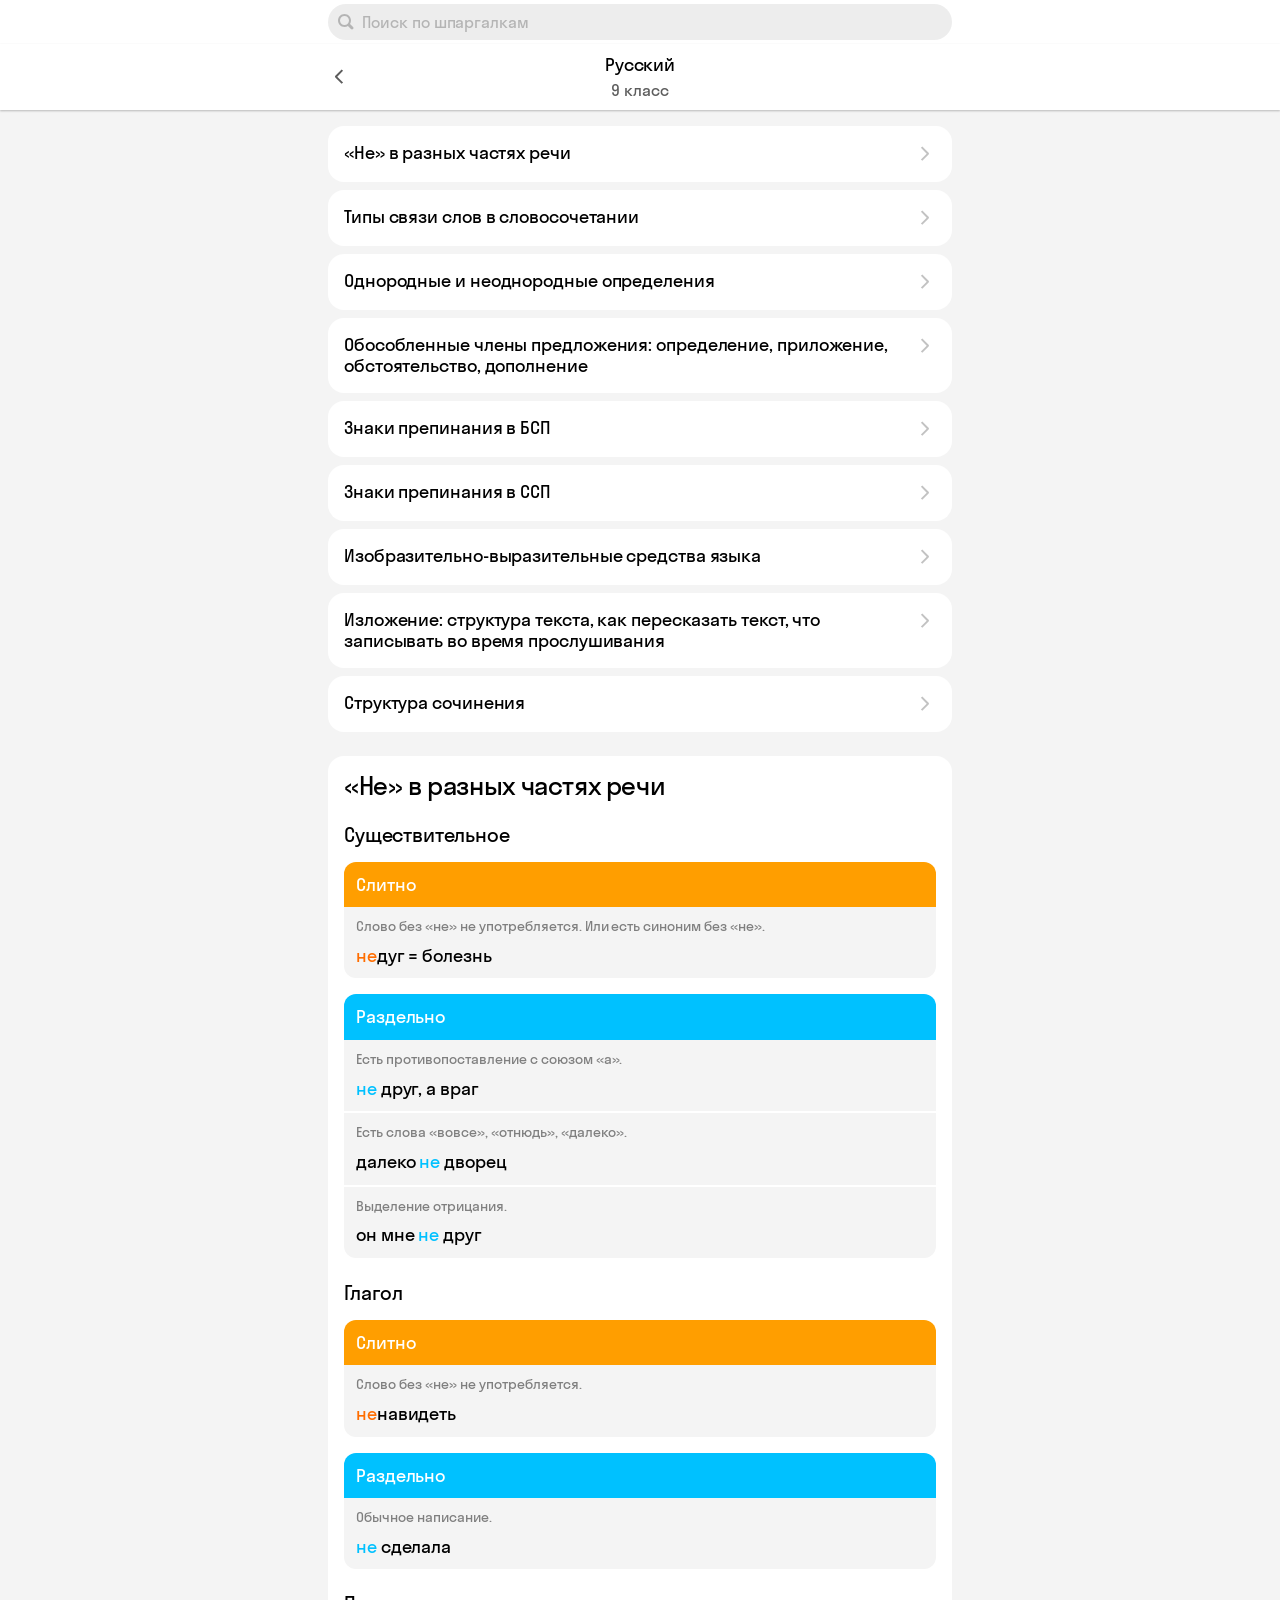
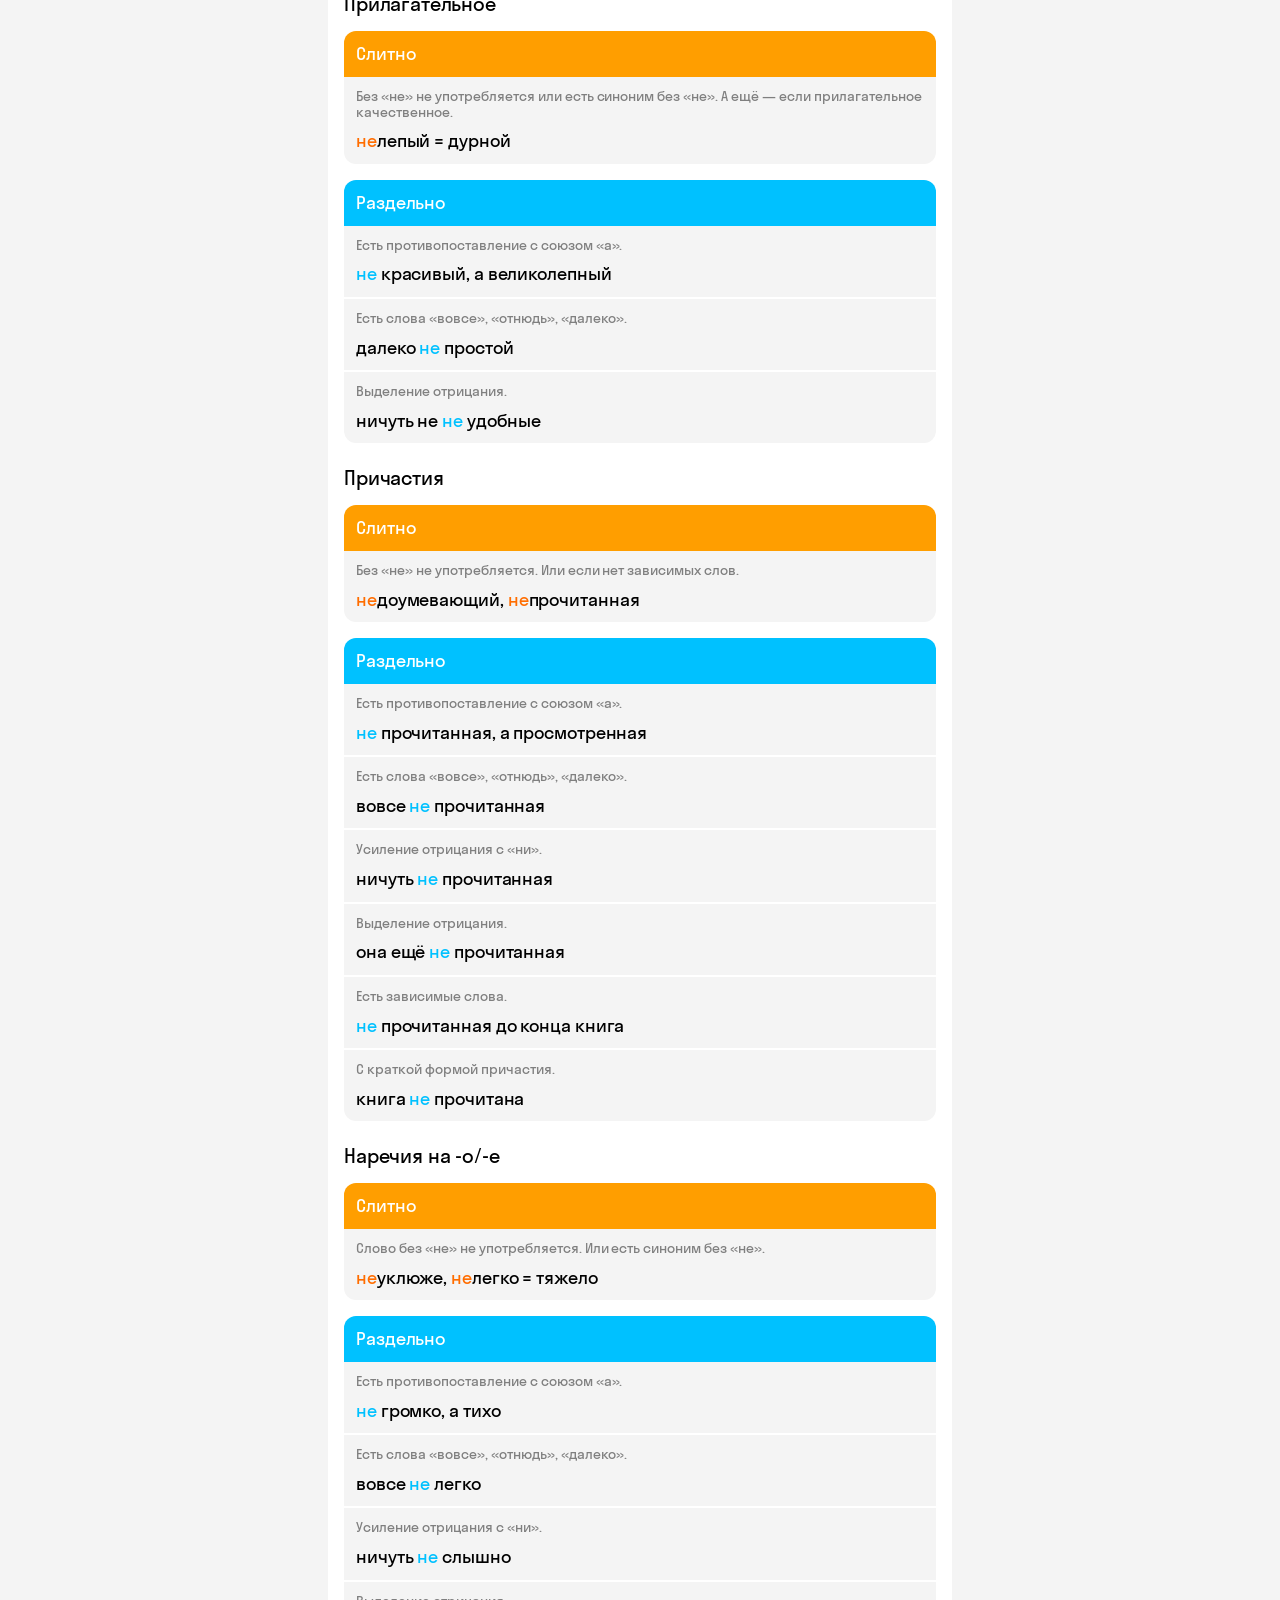
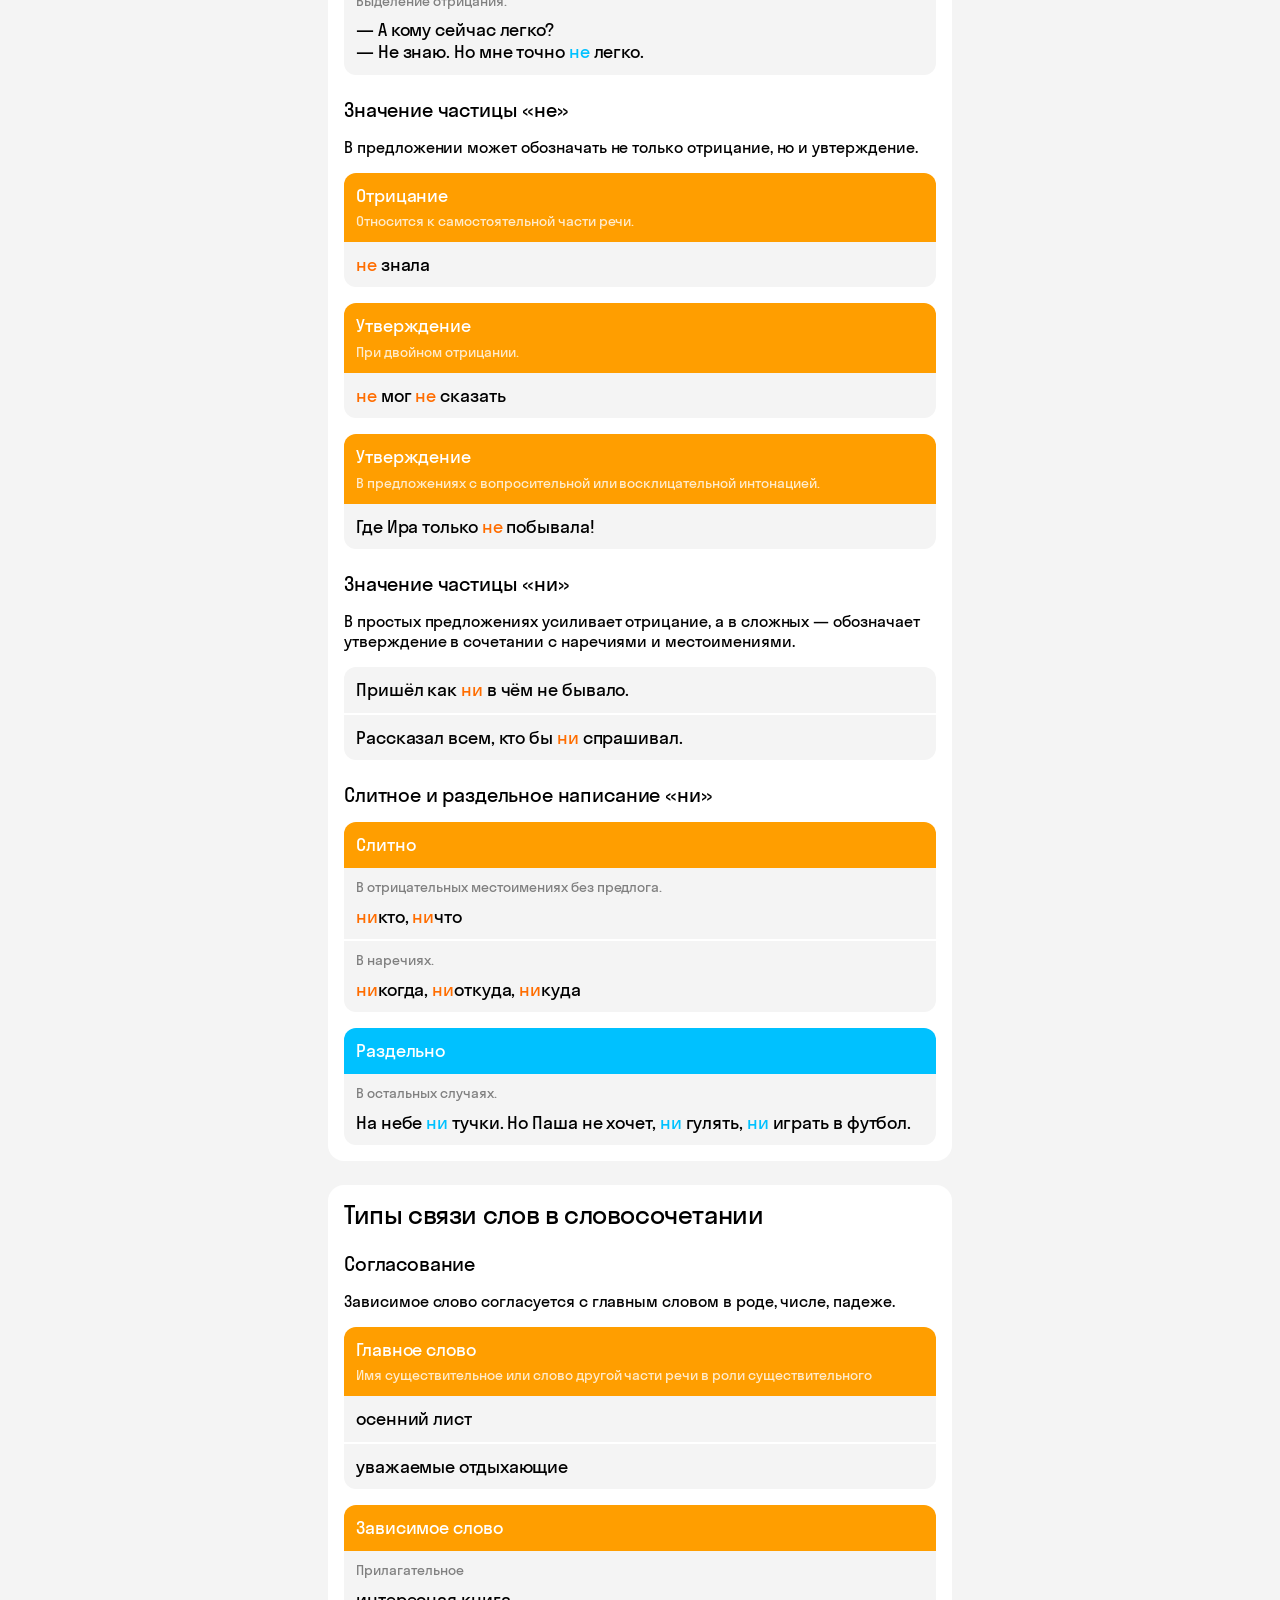
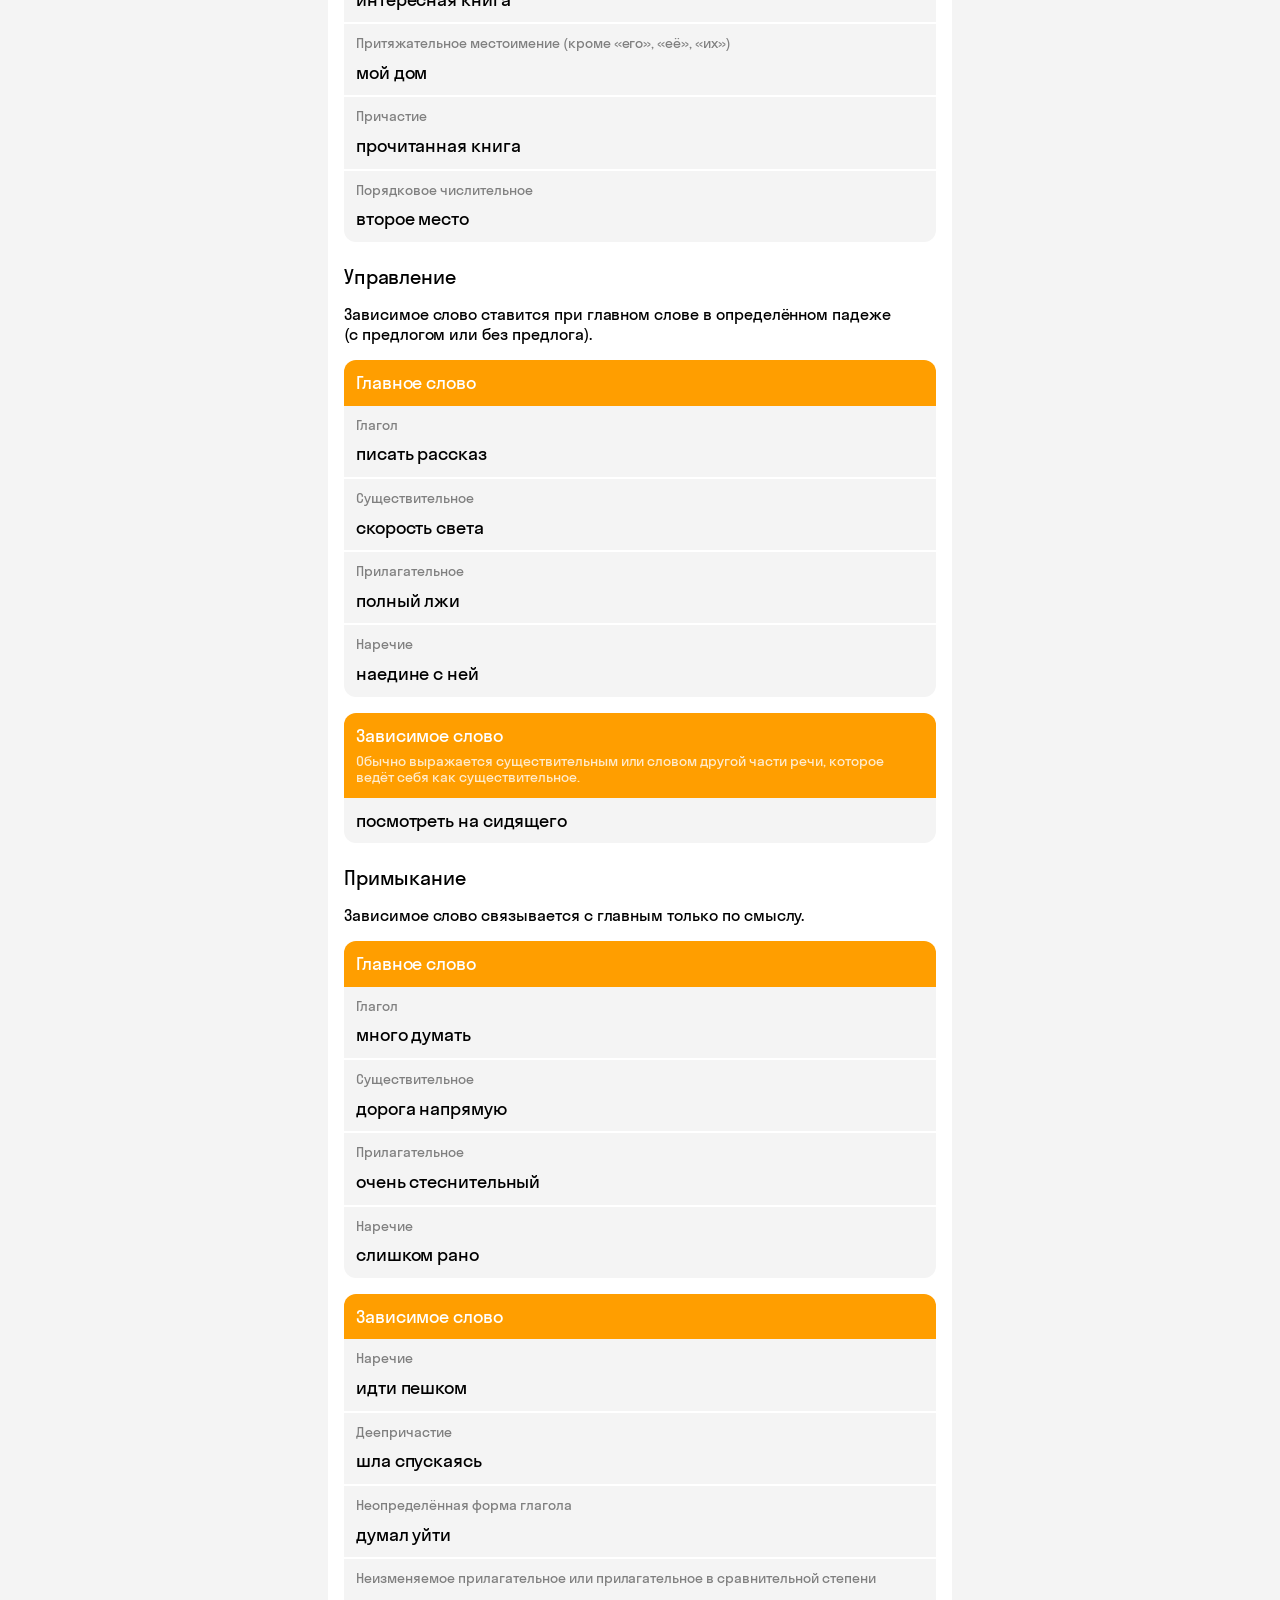
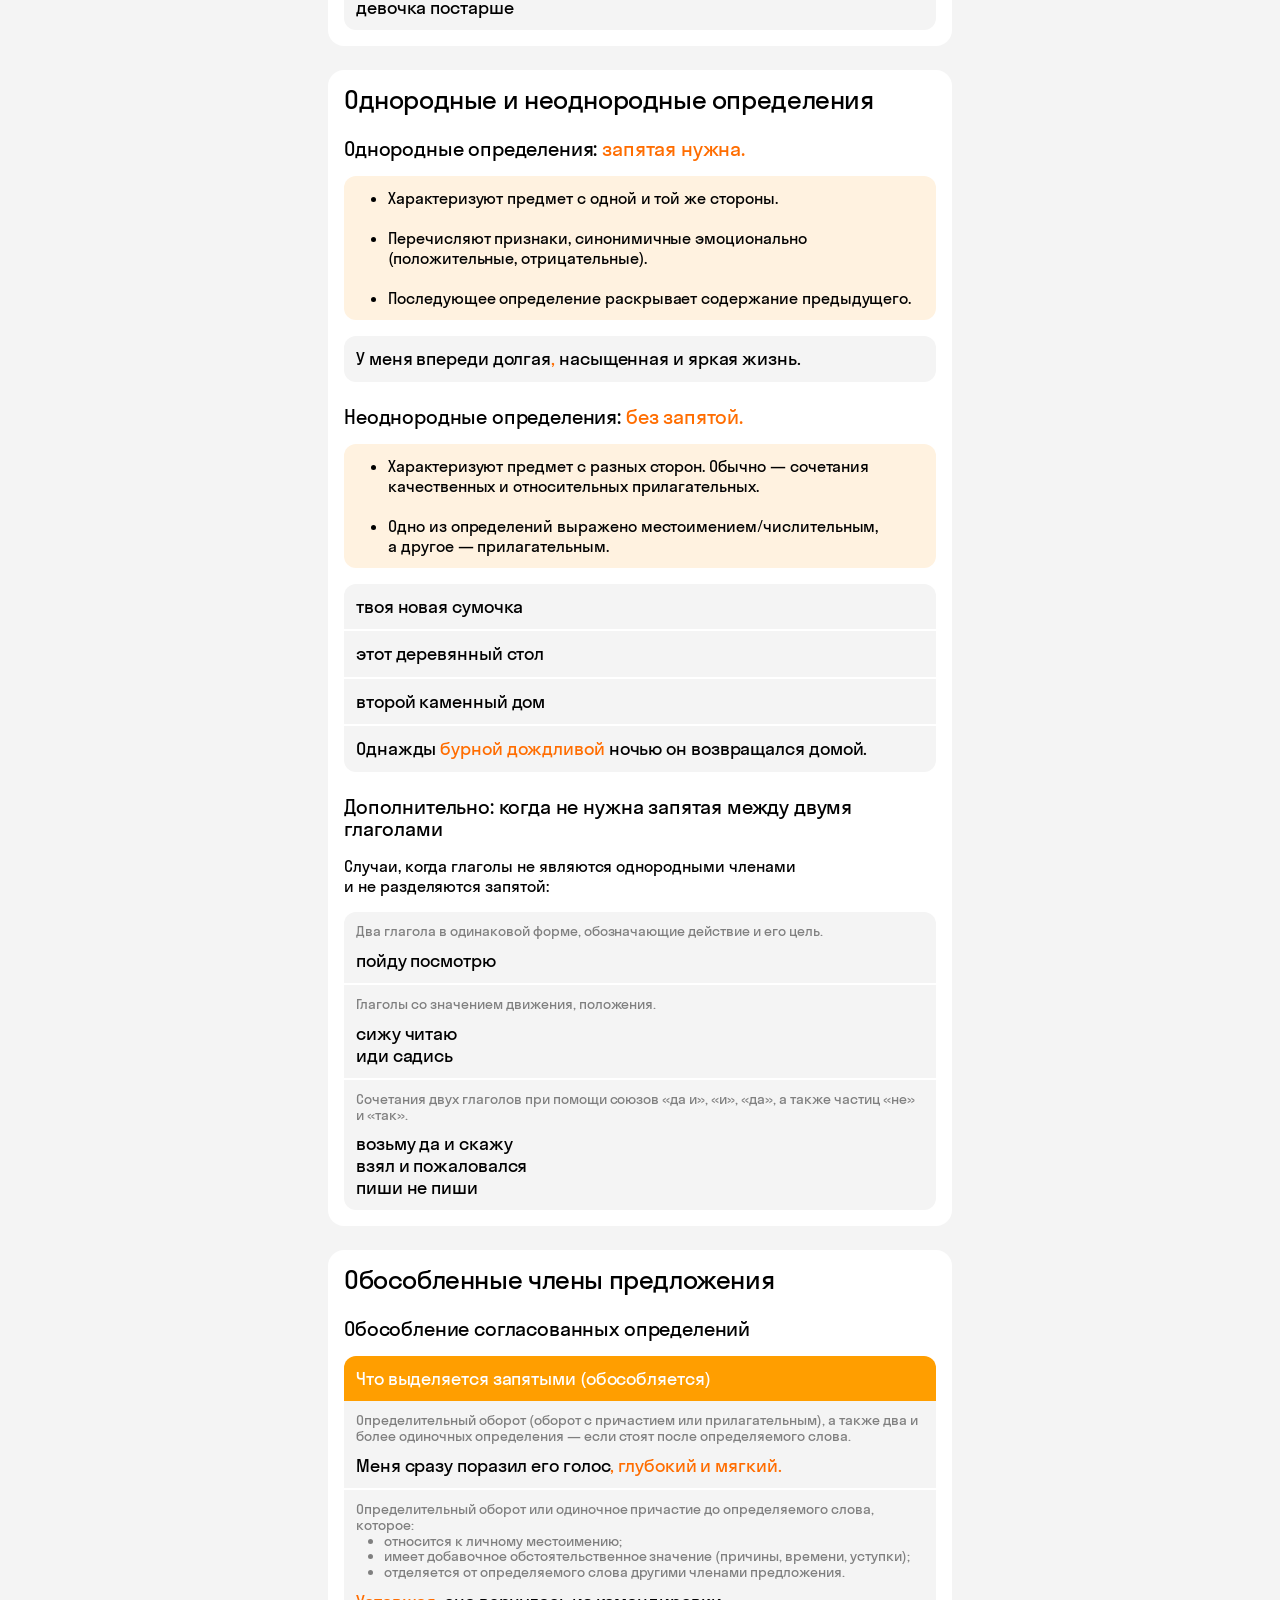
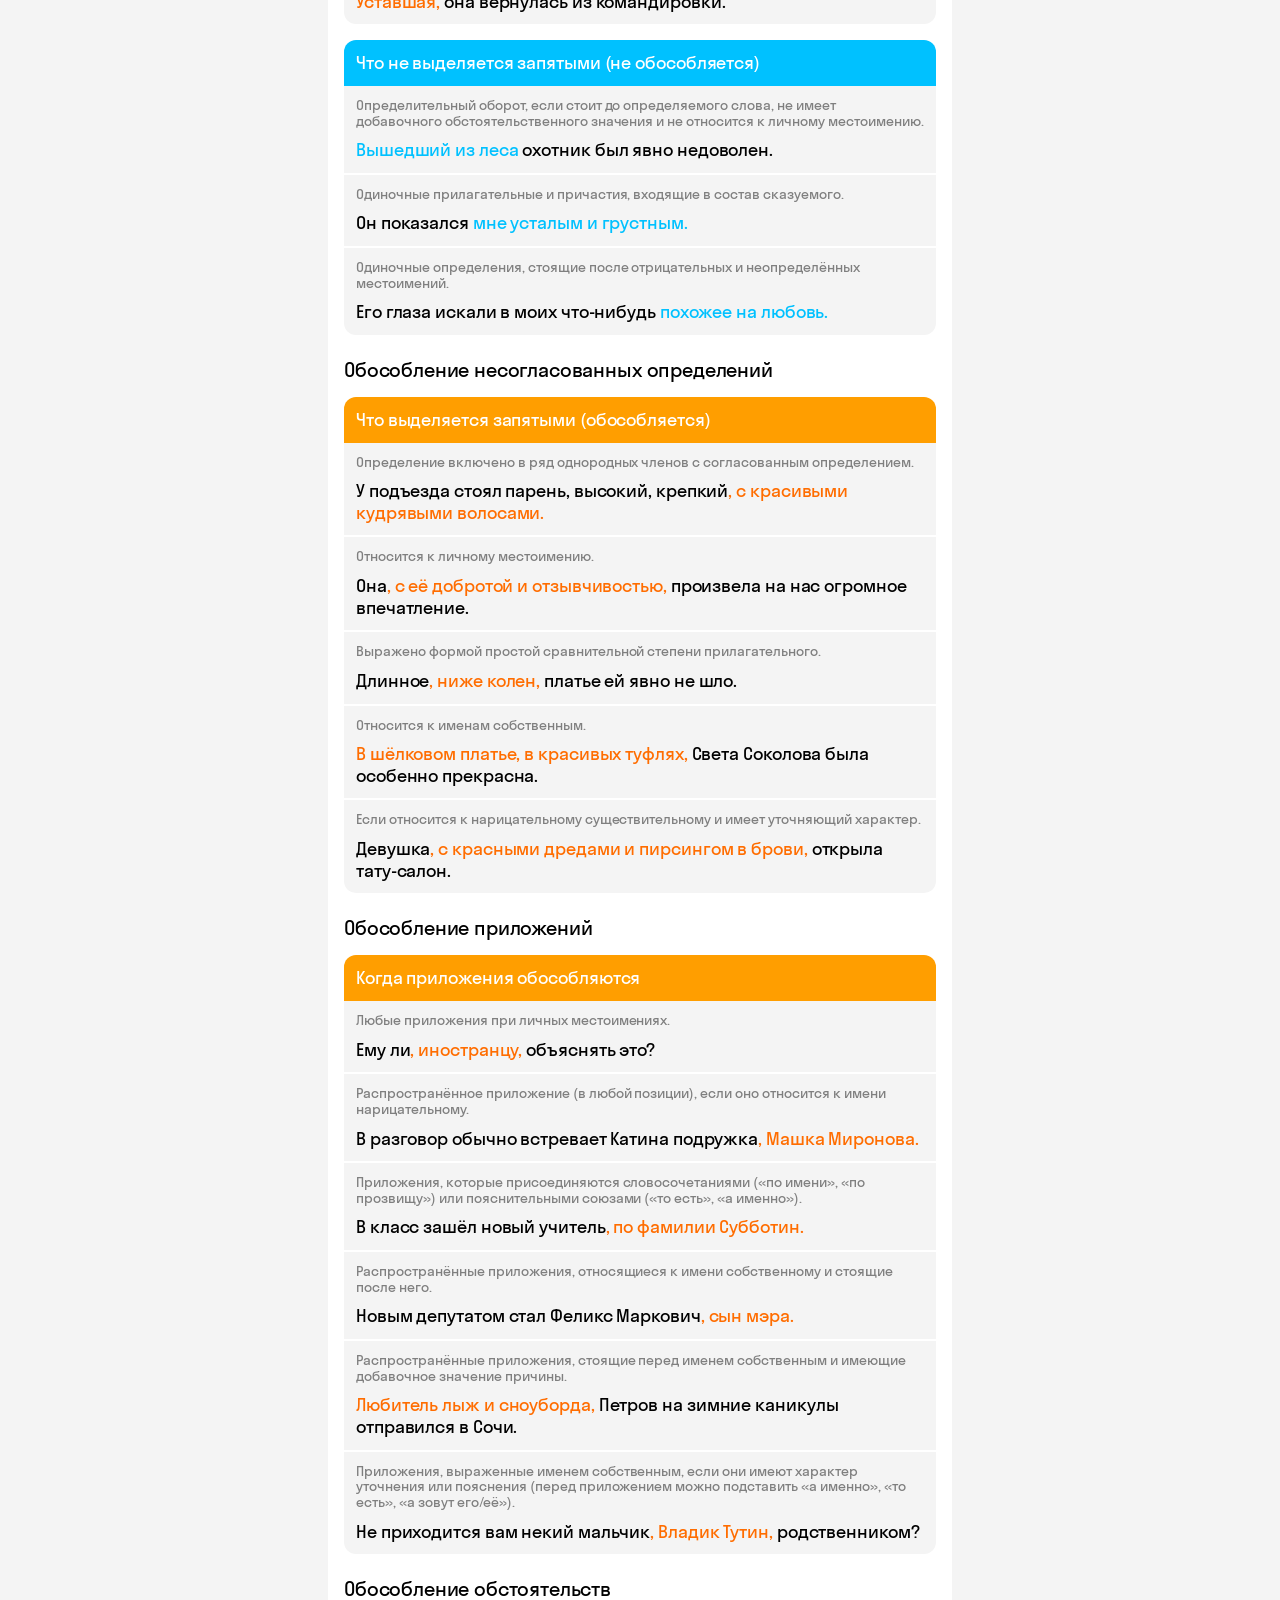
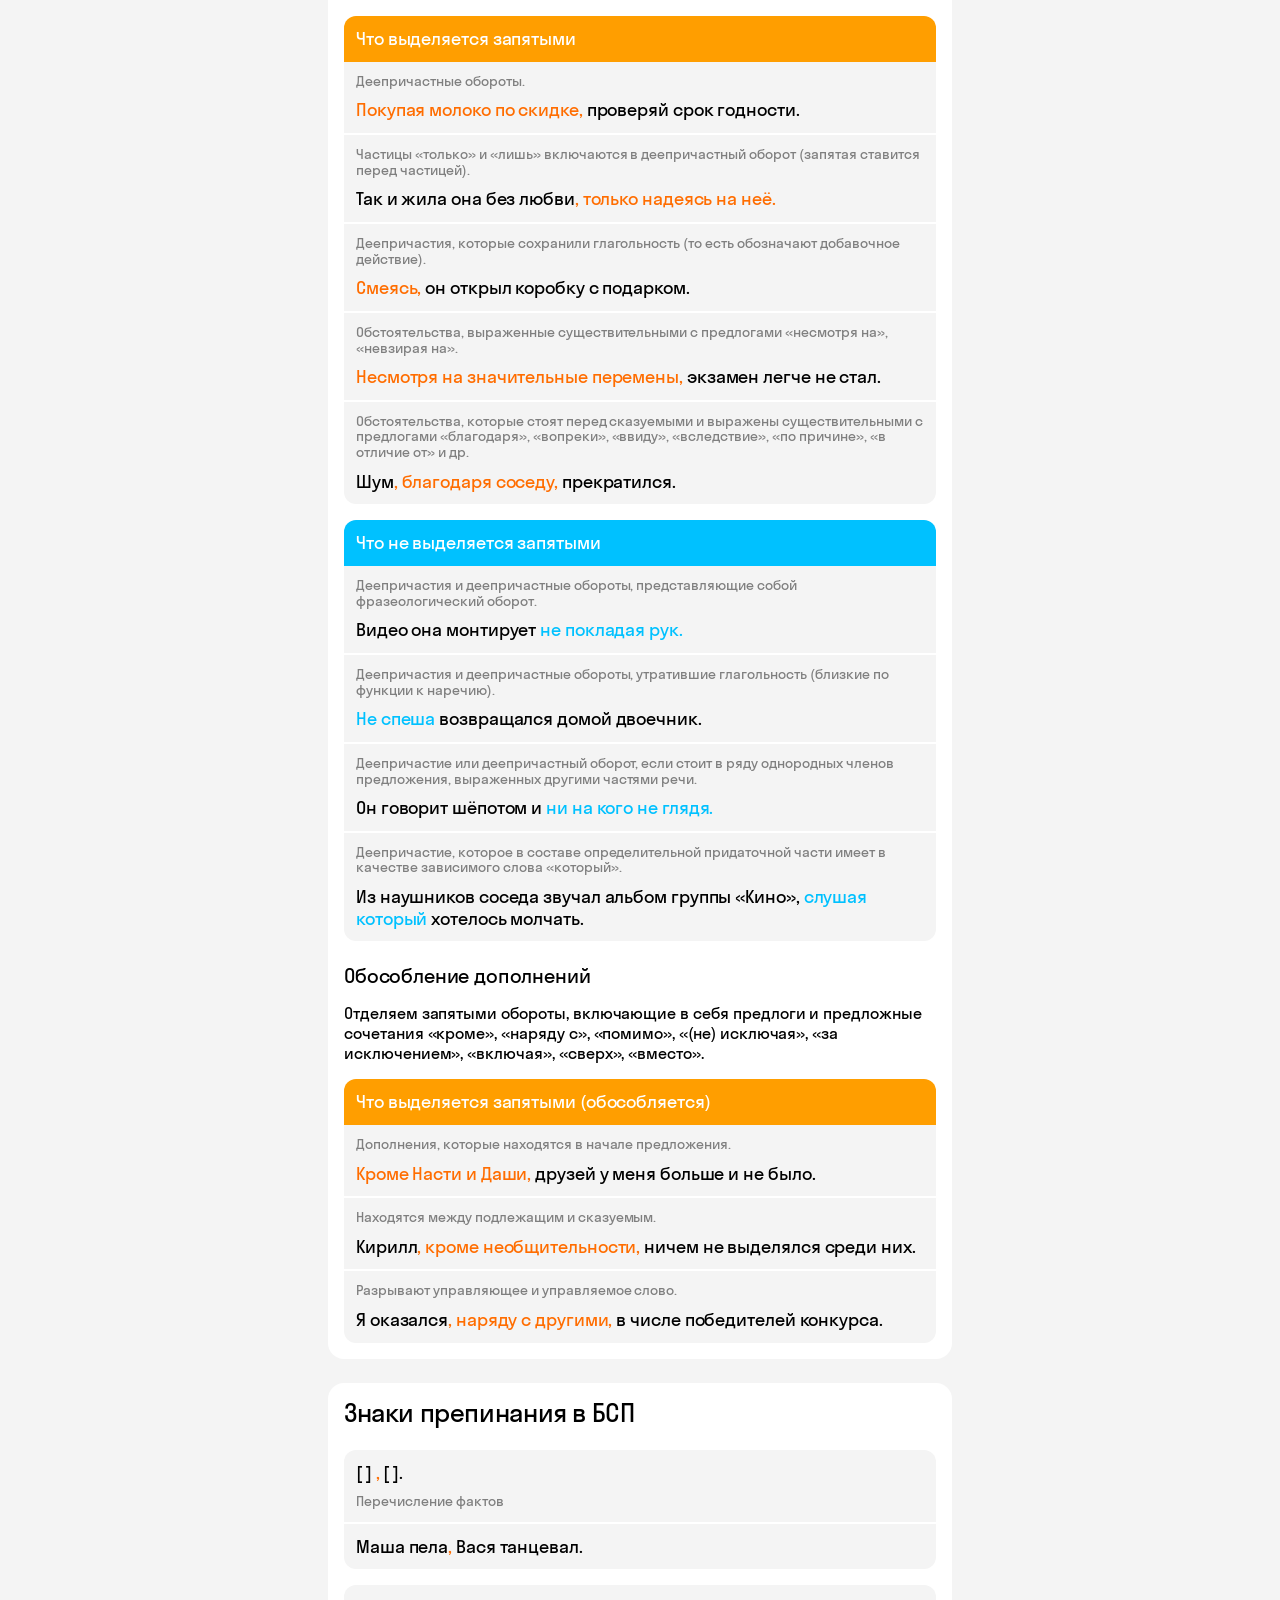
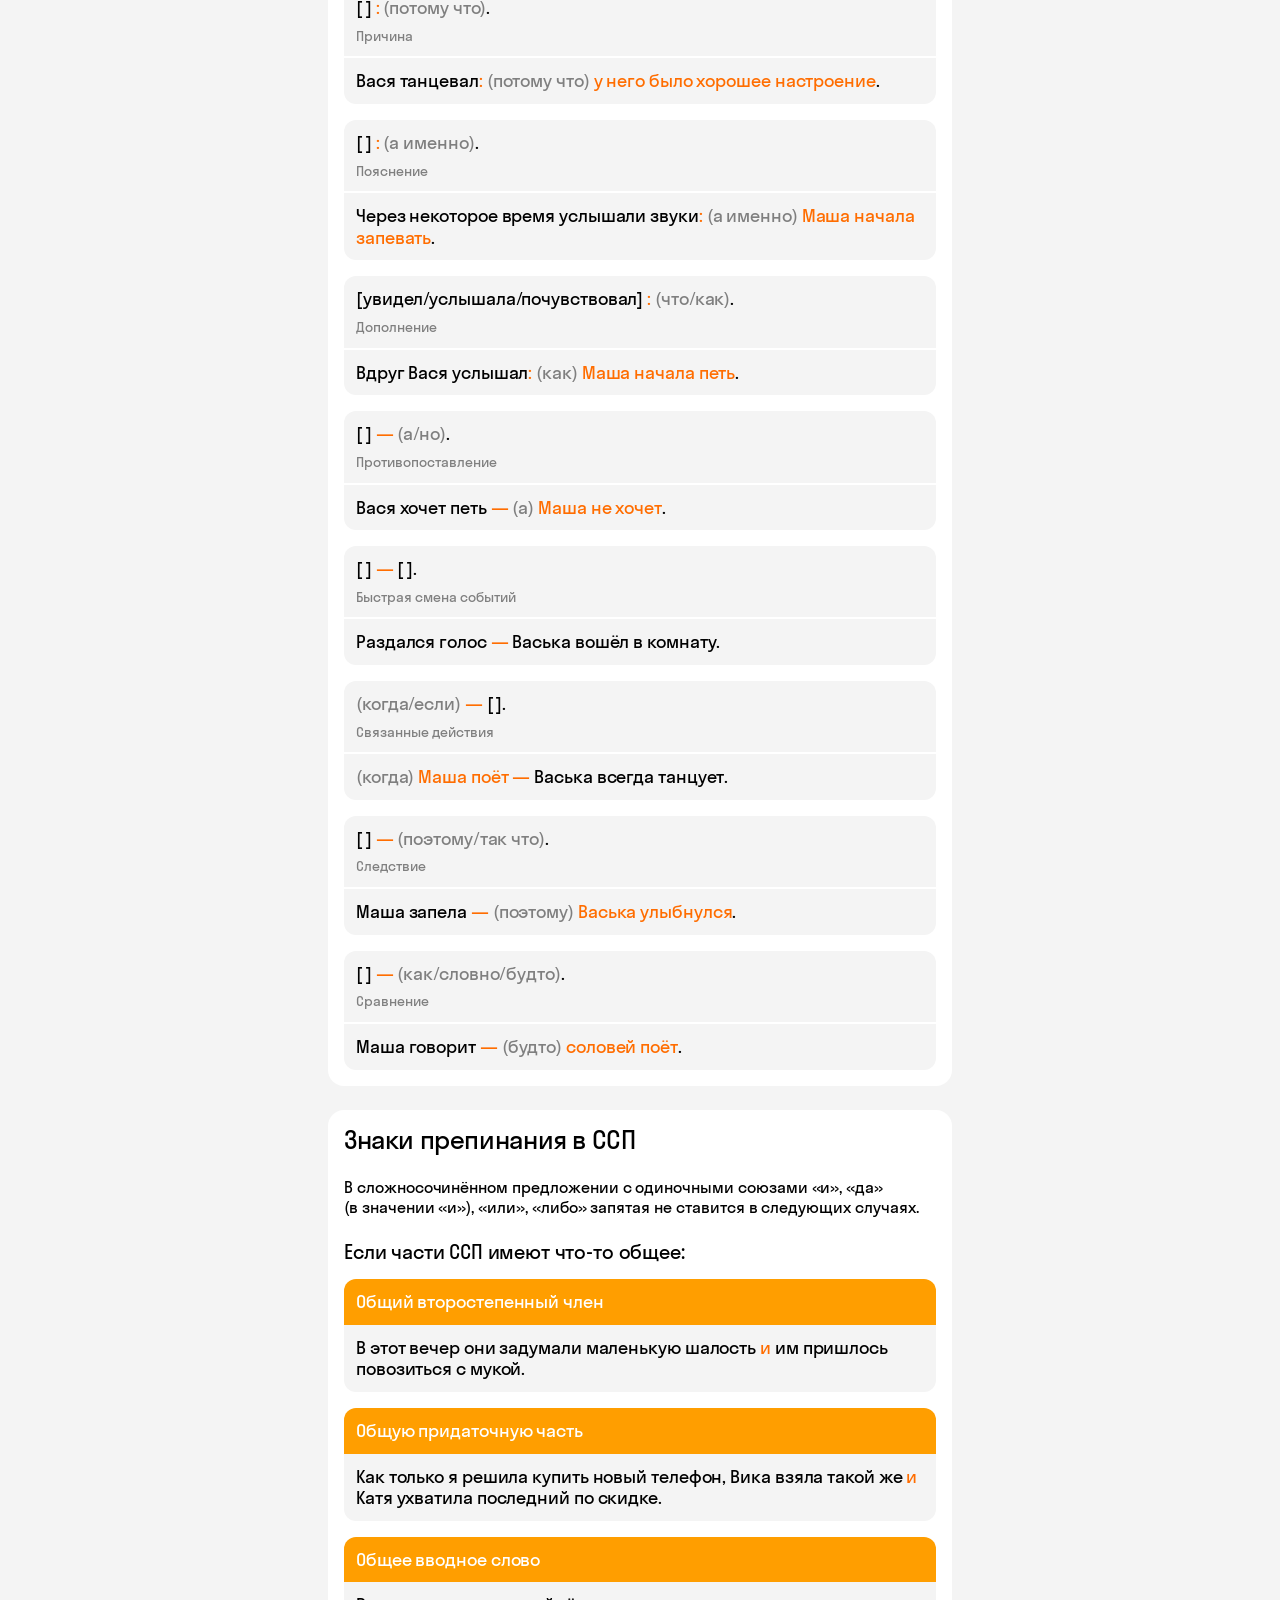
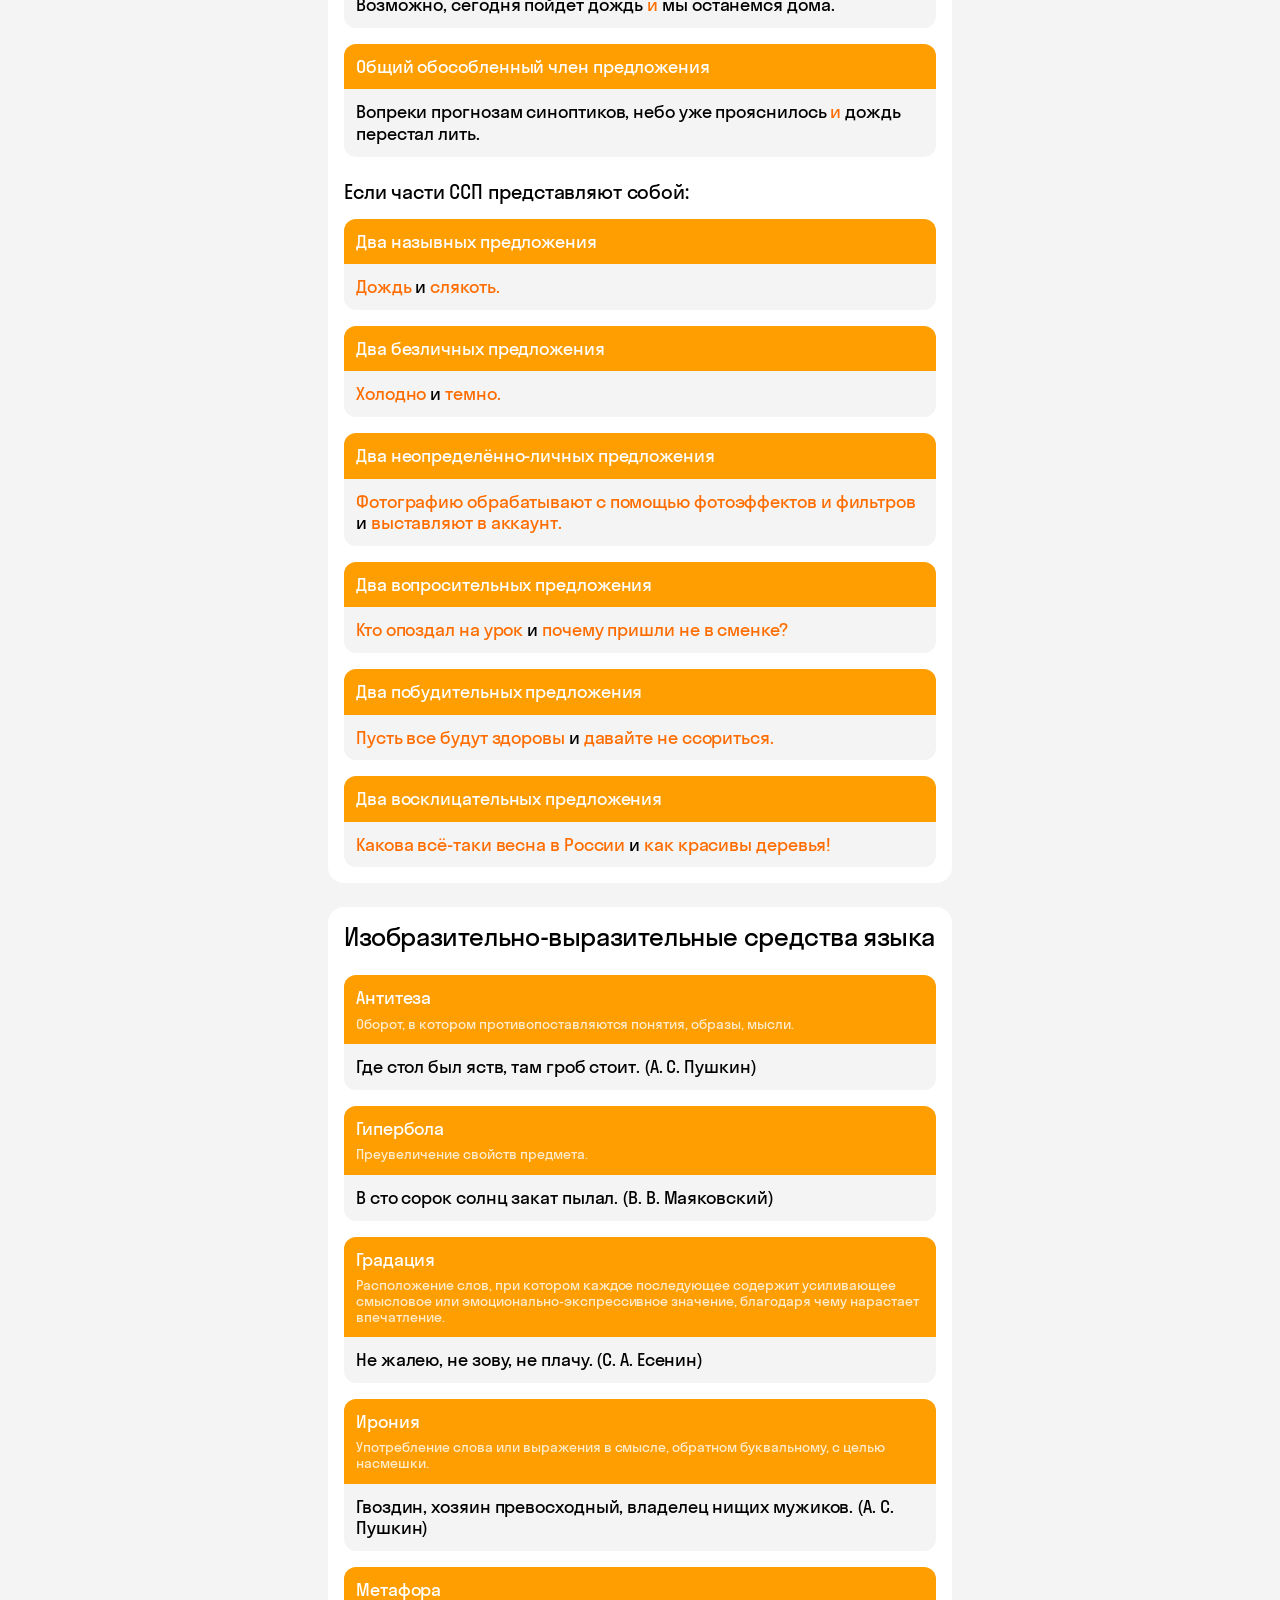
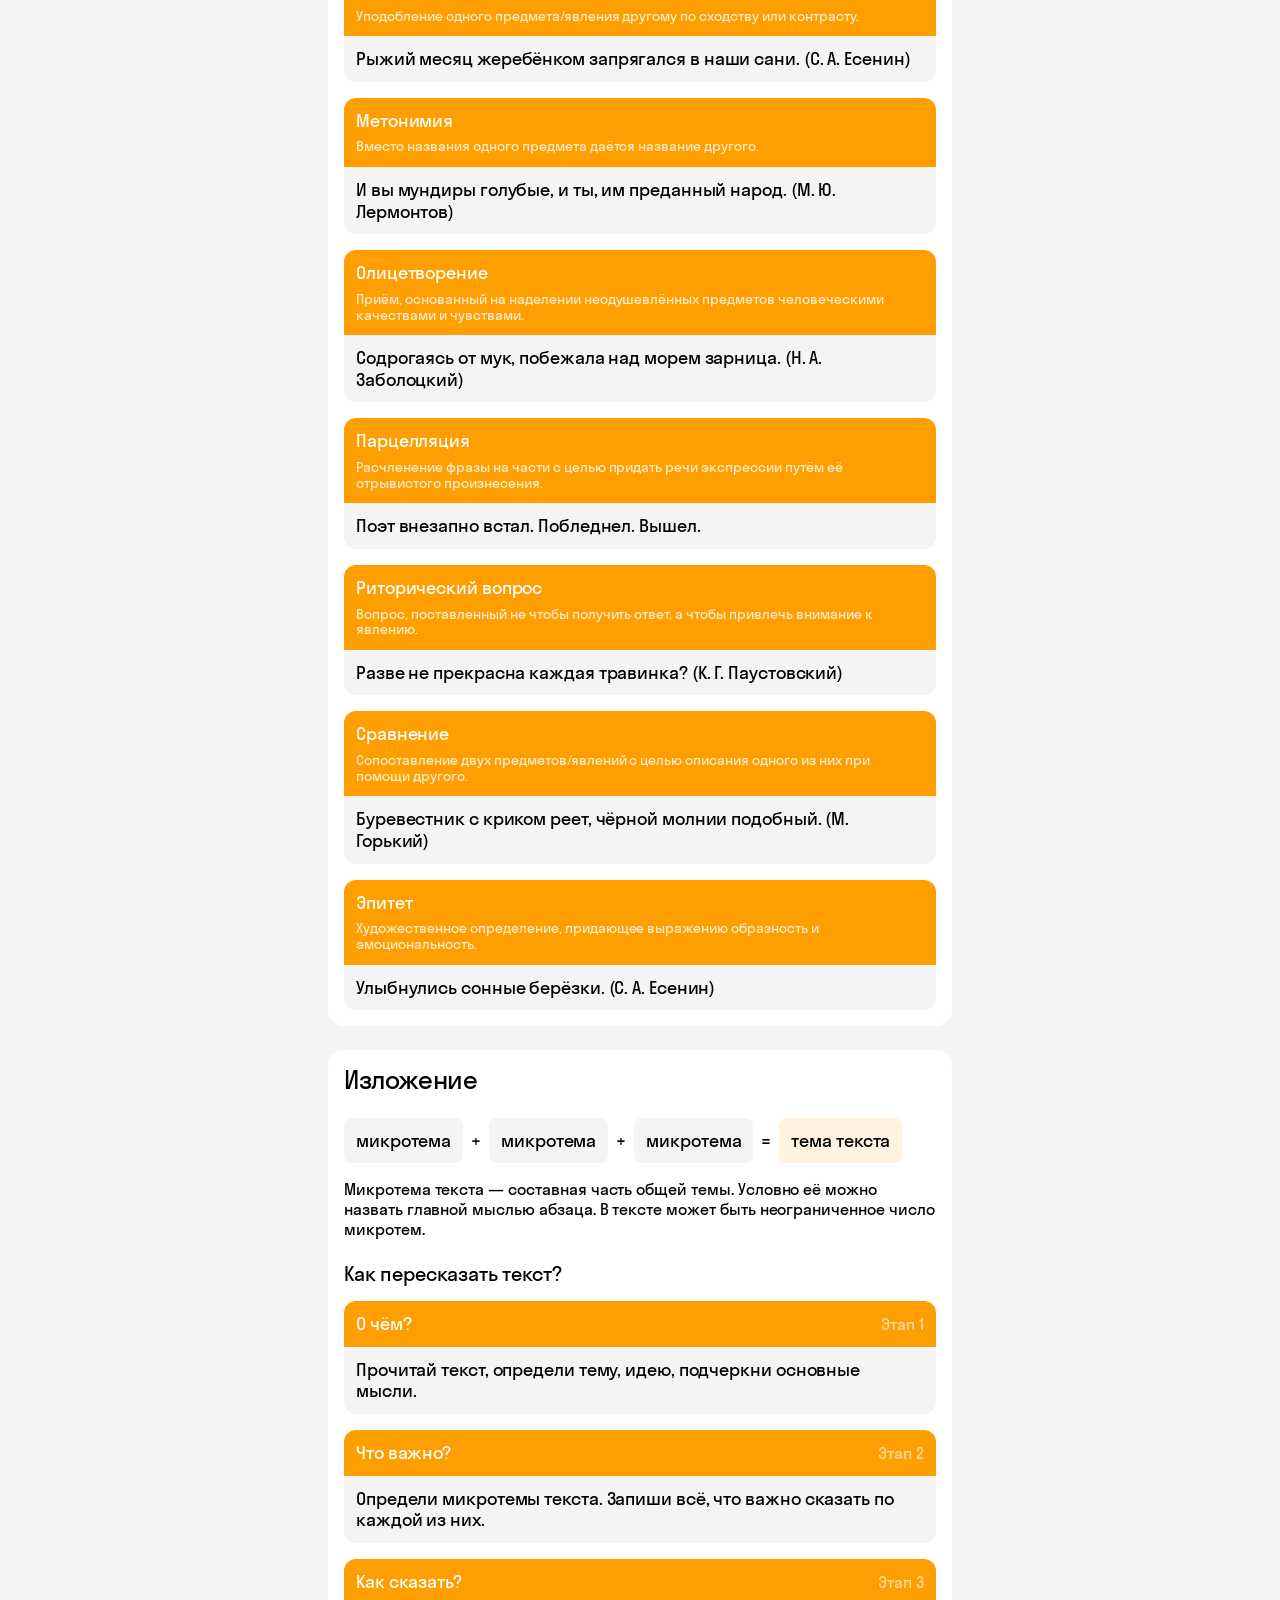
<file: pages/russian-9.html>
<!doctype html>

<html lang="ru">
  <head>
    <meta charset="utf-8" />
    <meta content="width=device-width,initial-scale=1" name="viewport" />
    <meta content="#fff" name="theme-color" />
    <link href="../manifest.webmanifest" rel="manifest" />
    <link href="../css/global-styles.css" rel="stylesheet" />
    <link href="../css/search.css" rel="stylesheet" />
    <link href="../css/subject.css" rel="stylesheet" />
    <link href="../css/russian.css" rel="stylesheet" />
    <title>Russian9</title>
  </head>

  <body>
    <nav class="search-shell">
      <div class="search-box" id="search-box">
        <span aria-hidden="true" class="search-box__icon">
          <img src="../icons/zoom.svg" />
        </span>
        <input
          autocomplete="off"
          class="search-box__input font-s"
          id="site-search"
          placeholder="Поиск по шпаргалкам"
          type="search" />
        <button
          aria-label="Очистить поиск"
          class="search-box__clear"
          type="button">
          <img src="../icons/close-circle-grey.svg" />
        </button>
        <div
          aria-live="polite"
          class="search-results"
          hidden=""
          id="search-results"></div>
      </div>
    </nav>
    <header class="header header--subject">
      <div class="header__content">
        <a class="header__return-btn" href="../">
          <img src="../icons/arw-left.svg" />
        </a>
        <div class="header__text">
          <h1 class="header__title font-m">Русский</h1>
          <h2 class="header__subtitle font-s">9 класс</h2>
        </div>
        <div style="visibility: hidden"></div>
      </div>
    </header>
    <div aria-hidden="true" class="page-spacer"></div>
    <main>
      <section
        class="search-results"
        data-grade-band="9"
        data-page="russian-9.html"
        data-subject-code="rus"
        id="page-toc"></section>

      <section class="cheats__list">
        <div class="cheats__item" id="ne">
          <h3 class="cheat__title font-xxl">«Не» в разных частях речи</h3>

          <div class="cheat__content">
            <h4 class="cheat__content-title font-l">Существительное</h4>

            <section class="info-list">
              <div class="info-list__item">
                <div class="info-list__name font-m">Слитно</div>
                <div class="info-list__example font-m">
                  <span class="info-list__label font-xs"
                    >Слово без «не» не употребляется. Или есть синоним
                    без «не».</span
                  >
                  <span
                    ><span style="color: var(--orange90)">не</span>дуг =
                    болезнь</span
                  >
                </div>
              </div>

              <div class="info-list__item">
                <div class="info-list__name --bg-blue60 font-m">Раздельно</div>
                <div class="info-list__example font-m">
                  <span class="info-list__label font-xs"
                    >Есть противопоставление с союзом «а».</span
                  >
                  <span
                    ><span style="color: var(--blue60)">не</span> друг, а
                    враг</span
                  >
                </div>

                <div class="info-list__example font-m">
                  <span class="info-list__label font-xs"
                    >Есть слова «вовсе», «отнюдь», «далеко».</span
                  >
                  <span
                    >далеко
                    <span style="color: var(--blue60)">не</span> дворец</span
                  >
                </div>

                <div class="info-list__example font-m">
                  <span class="info-list__label font-xs"
                    >Выделение отрицания.</span
                  >
                  <span
                    >он мне <span style="color: var(--blue60)">не</span> друг
                  </span>
                </div>
              </div>
            </section>
          </div>

          <div class="cheat__content">
            <h4 class="cheat__content-title font-l">Глагол</h4>

            <section class="info-list">
              <div class="info-list__item">
                <div class="info-list__name font-m">Слитно</div>
                <div class="info-list__example font-m">
                  <span class="info-list__label font-xs"
                    >Слово без «не» не употребляется.</span
                  >
                  <span
                    ><span style="color: var(--orange90)">не</span
                    >навидеть</span
                  >
                </div>
              </div>

              <div class="info-list__item">
                <div class="info-list__name --bg-blue60 font-m">Раздельно</div>
                <div class="info-list__example font-m">
                  <span class="info-list__label font-xs"
                    >Обычное написание.</span
                  >
                  <span
                    ><span style="color: var(--blue60)">не</span> сделала</span
                  >
                </div>
              </div>
            </section>
          </div>

          <div class="cheat__content">
            <h4 class="cheat__content-title font-l">Прилагательное</h4>

            <section class="info-list">
              <div class="info-list__item">
                <div class="info-list__name font-m">Слитно</div>
                <div class="info-list__example font-m">
                  <span class="info-list__label font-xs"
                    >Без «не» не употребляется или есть синоним без «не». А ещё
                    — если прилагательное качественное.</span
                  >
                  <span
                    ><span style="color: var(--orange90)">не</span>лепый =
                    дурной</span
                  >
                </div>
              </div>

              <div class="info-list__item">
                <div class="info-list__name --bg-blue60 font-m">Раздельно</div>
                <div class="info-list__example font-m">
                  <span class="info-list__label font-xs"
                    >Есть противопоставление с союзом «а».</span
                  >
                  <span
                    ><span style="color: var(--blue60)">не</span> красивый, а
                    великолепный</span
                  >
                </div>

                <div class="info-list__example font-m">
                  <span class="info-list__label font-xs"
                    >Есть слова «вовсе», «отнюдь», «далеко».</span
                  >
                  <span
                    >далеко
                    <span style="color: var(--blue60)">не</span> простой</span
                  >
                </div>

                <div class="info-list__example font-m">
                  <span class="info-list__label font-xs"
                    >Выделение отрицания.</span
                  >
                  <span
                    >ничуть не
                    <span style="color: var(--blue60)">не</span> удобные</span
                  >
                </div>
              </div>
            </section>
          </div>

          <div class="cheat__content">
            <h4 class="cheat__content-title font-l">Причастия</h4>

            <section class="info-list">
              <div class="info-list__item">
                <div class="info-list__name font-m">Слитно</div>
                <div class="info-list__example font-m">
                  <span class="info-list__label font-xs">
                    Без «не» не употребляется. Или если нет зависимых слов.
                  </span>
                  <span>
                    <span style="color: var(--orange90)">не</span>доумевающий,
                    <span style="color: var(--orange90)">не</span>прочитанная
                  </span>
                </div>
              </div>

              <div class="info-list__item">
                <div class="info-list__name --bg-blue60 font-m">Раздельно</div>
                <div class="info-list__example font-m">
                  <span class="info-list__label font-xs">
                    Есть противопоставление с союзом «а».
                  </span>
                  <span>
                    <span style="color: var(--blue60)">не</span> прочитанная,
                    а просмотренная
                  </span>
                </div>

                <div class="info-list__example font-m">
                  <span class="info-list__label font-xs">
                    Есть слова «вовсе», «отнюдь», «далеко».
                  </span>
                  <span>
                    вовсе
                    <span style="color: var(--blue60)">не</span> прочитанная
                  </span>
                </div>

                <div class="info-list__example font-m">
                  <span class="info-list__label font-xs">
                    Усиление отрицания с «ни».
                  </span>
                  <span>
                    ничуть
                    <span style="color: var(--blue60)">не</span> прочитанная
                  </span>
                </div>

                <div class="info-list__example font-m">
                  <span class="info-list__label font-xs">
                    Выделение отрицания.
                  </span>
                  <span>
                    она ещё
                    <span style="color: var(--blue60)">не</span> прочитанная
                  </span>
                </div>

                <div class="info-list__example font-m">
                  <span class="info-list__label font-xs">
                    Есть зависимые слова.
                  </span>
                  <span>
                    <span style="color: var(--blue60)">не</span> прочитанная до
                    конца книга
                  </span>
                </div>

                <div class="info-list__example font-m">
                  <span class="info-list__label font-xs">
                    С краткой формой причастия.
                  </span>
                  <span>
                    книга <span style="color: var(--blue60)">не</span> прочитана
                  </span>
                </div>
              </div>
            </section>
          </div>

          <div class="cheat__content">
            <h4 class="cheat__content-title font-l">Наречия на -о/-е</h4>

            <section class="info-list">
              <div class="info-list__item">
                <div class="info-list__name font-m">Слитно</div>
                <div class="info-list__example font-m">
                  <span class="info-list__label font-xs">
                    Слово без «не» не употребляется. Или есть синоним без «не».
                  </span>
                  <span>
                    <span style="color: var(--orange90)">не</span>уклюже,
                    <span style="color: var(--orange90)">не</span>легко = тяжело
                  </span>
                </div>
              </div>

              <div class="info-list__item">
                <div class="info-list__name --bg-blue60 font-m">Раздельно</div>
                <div class="info-list__example font-m">
                  <span class="info-list__label font-xs">
                    Есть противопоставление с союзом «а».
                  </span>
                  <span>
                    <span style="color: var(--blue60)">не</span> громко, а тихо
                  </span>
                </div>

                <div class="info-list__example font-m">
                  <span class="info-list__label font-xs">
                    Есть слова «вовсе», «отнюдь», «далеко».
                  </span>
                  <span>
                    вовсе
                    <span style="color: var(--blue60)">не</span> легко
                  </span>
                </div>

                <div class="info-list__example font-m">
                  <span class="info-list__label font-xs">
                    Усиление отрицания с «ни».
                  </span>
                  <span>
                    ничуть
                    <span style="color: var(--blue60)">не</span> слышно
                  </span>
                </div>

                <div class="info-list__example font-m">
                  <span class="info-list__label font-xs">
                    Выделение отрицания.
                  </span>
                  <span>
                    — А кому сейчас легко?<br />
                    — Не знаю. Но мне точно
                    <span style="color: var(--blue60)">не</span> легко.
                  </span>
                </div>
              </div>
            </section>
          </div>

          <div class="cheat__content">
            <h4 class="cheat__content-title font-l">Значение частицы «не»</h4>
            <div class="cheat__content-subtitle font-s">
              В предложении может обозначать не только отрицание,
              но и увтерждение.
            </div>

            <section class="info-list">
              <div class="info-list__item">
                <div class="info-list__name info-list__name--column font-m">
                  Отрицание
                  <span class="font-xs" style="color: var(--w8)">
                    Относится к самостоятельной части речи.
                  </span>
                </div>
                <div class="info-list__example font-m">
                  <span>
                    <span style="color: var(--orange90)">не</span> знала
                  </span>
                </div>
              </div>

              <div class="info-list__item">
                <div class="info-list__name info-list__name--column font-m">
                  Утверждение
                  <span class="font-xs" style="color: var(--w8)">
                    При двойном отрицании.
                  </span>
                </div>
                <div class="info-list__example font-m">
                  <span>
                    <span style="color: var(--orange90)">не</span> мог
                    <span style="color: var(--orange90)">не</span> сказать
                  </span>
                </div>
              </div>

              <div class="info-list__item">
                <div class="info-list__name info-list__name--column font-m">
                  Утверждение
                  <span class="font-xs" style="color: var(--w8)">
                    В предложениях с вопросительной или восклицательной
                    интонацией.
                  </span>
                </div>
                <div class="info-list__example font-m">
                  <span>
                    Где Ира только
                    <span style="color: var(--orange90)">не</span> побывала!
                  </span>
                </div>
              </div>
            </section>
          </div>

          <div class="cheat__content">
            <h4 class="cheat__content-title font-l">Значение частицы «ни»</h4>
            <div class="cheat__content-subtitle font-s">
              В простых предложениях усиливает отрицание, а в сложных —
              обозначает утверждение в сочетании с наречиями и местоимениями.
            </div>

            <section class="info-list">
              <div class="info-list__item">
                <div class="info-list__example font-m">
                  <span>
                    Пришёл как
                    <span style="color: var(--orange90)">ни</span> в чём
                    не бывало.
                  </span>
                </div>
                <div class="info-list__example font-m">
                  <span>
                    Рассказал всем, кто бы
                    <span style="color: var(--orange90)">ни</span> спрашивал.
                  </span>
                </div>
              </div>
            </section>
          </div>

          <div class="cheat__content">
            <h4 class="cheat__content-title font-l">
              Слитное и раздельное написание «ни»
            </h4>

            <section class="info-list">
              <div class="info-list__item">
                <div class="info-list__name font-m">Слитно</div>
                <div class="info-list__example font-m">
                  <span class="info-list__label font-xs">
                    В отрицательных местоимениях без предлога.
                  </span>
                  <span>
                    <span style="color: var(--orange90)">ни</span>кто,
                    <span style="color: var(--orange90)">ни</span>что
                  </span>
                </div>

                <div class="info-list__example font-m">
                  <span class="info-list__label font-xs"> В наречиях. </span>
                  <span>
                    <span style="color: var(--orange90)">ни</span>когда,
                    <span style="color: var(--orange90)">ни</span>откуда,
                    <span style="color: var(--orange90)">ни</span>куда
                  </span>
                </div>
              </div>

              <div class="info-list__item">
                <div class="info-list__name --bg-blue60 font-m">Раздельно</div>
                <div class="info-list__example font-m">
                  <span class="info-list__label font-xs">
                    В остальных случаях.
                  </span>
                  <span>
                    На небе
                    <span style="color: var(--blue60)">ни</span> тучки. Но Паша
                    не хочет,
                    <span style="color: var(--blue60)">ни</span> гулять,
                    <span style="color: var(--blue60)">ни</span> играть в
                    футбол.
                  </span>
                </div>
              </div>
            </section>
          </div>
        </div>

        <div class="cheats__item" id="phrase-connection-types">
          <h3 class="cheat__title font-xxl">
            Типы связи слов в словосочетании
          </h3>
          <div class="cheat__content">
            <h4 class="cheat__content-title font-l">Согласование</h4>
            <div class="cheat__content-subtitle font-s">
              Зависимое слово согласуется с главным словом в роде, числе,
              падеже.
            </div>

            <section class="info-list">
              <div class="info-list__item">
                <div class="info-list__name info-list__name--column font-m">
                  Главное слово
                  <span class="font-xs" style="color: var(--w8)">
                    Имя существительное или слово другой части речи в роли
                    существительного
                  </span>
                </div>
                <div class="info-list__example font-m">осенний лист</div>

                <div class="info-list__example font-m">
                  уважаемые отдыхающие
                </div>
              </div>

              <div class="info-list__item">
                <div class="info-list__name font-m">Зависимое слово</div>
                <div class="info-list__example font-m">
                  <span class="info-list__label font-xs"> Прилагательное </span>
                  интересная книга
                </div>

                <div class="info-list__example font-m">
                  <span class="info-list__label font-xs">
                    Притяжательное местоимение (кроме «его», «её», «их»)
                  </span>
                  мой дом
                </div>

                <div class="info-list__example font-m">
                  <span class="info-list__label font-xs"> Причастие </span>
                  прочитанная книга
                </div>

                <div class="info-list__example font-m">
                  <span class="info-list__label font-xs">
                    Порядковое числительное
                  </span>
                  второе место
                </div>
              </div>
            </section>
          </div>

          <div class="cheat__content">
            <h4 class="cheat__content-title font-l">Управление</h4>
            <div class="cheat__content-subtitle font-s">
              Зависимое слово ставится при главном слове в определённом падеже
              (с предлогом или без предлога).
            </div>

            <section class="info-list">
              <div class="info-list__item">
                <div class="info-list__name font-m">Главное слово</div>
                <div class="info-list__example font-m">
                  <span class="info-list__label font-xs">Глагол</span>
                  писать рассказ
                </div>

                <div class="info-list__example font-m">
                  <span class="info-list__label font-xs">Существительное</span>
                  скорость света
                </div>

                <div class="info-list__example font-m">
                  <span class="info-list__label font-xs">Прилагательное</span>
                  полный лжи
                </div>

                <div class="info-list__example font-m">
                  <span class="info-list__label font-xs">Наречие</span>
                  наедине с ней
                </div>
              </div>

              <div class="info-list__item">
                <div class="info-list__name info-list__name--column font-m">
                  Зависимое слово
                  <span class="font-xs" style="color: var(--w8)">
                    Обычно выражается существительным или словом другой части
                    речи, которое ведёт себя как существительное.
                  </span>
                </div>
                <div class="info-list__example font-m">
                  посмотреть на сидящего
                </div>
              </div>
            </section>
          </div>

          <div class="cheat__content">
            <h4 class="cheat__content-title font-l">Примыкание</h4>
            <div class="cheat__content-subtitle font-s">
              Зависимое слово связывается с главным только по смыслу.
            </div>

            <section class="info-list">
              <div class="info-list__item">
                <div class="info-list__name font-m">Главное слово</div>
                <div class="info-list__example font-m">
                  <span class="info-list__label font-xs">Глагол</span>
                  много думать
                </div>

                <div class="info-list__example font-m">
                  <span class="info-list__label font-xs">Существительное</span>
                  дорога напрямую
                </div>

                <div class="info-list__example font-m">
                  <span class="info-list__label font-xs">Прилагательное</span>
                  очень стеснительный
                </div>

                <div class="info-list__example font-m">
                  <span class="info-list__label font-xs">Наречие</span>
                  слишком рано
                </div>
              </div>

              <div class="info-list__item">
                <div class="info-list__name font-m">Зависимое слово</div>
                <div class="info-list__example font-m">
                  <span class="info-list__label font-xs">Наречие</span>
                  идти пешком
                </div>

                <div class="info-list__example font-m">
                  <span class="info-list__label font-xs">Деепричастие</span>
                  шла спускаясь
                </div>

                <div class="info-list__example font-m">
                  <span class="info-list__label font-xs"
                    >Неопределённая форма глагола</span
                  >
                  думал уйти
                </div>

                <div class="info-list__example font-m">
                  <span class="info-list__label font-xs">
                    Неизменяемое прилагательное или прилагательное
                    в сравнительной степени
                  </span>
                  девочка постарше
                </div>
              </div>
            </section>
          </div>
        </div>

        <div class="cheats__item" id="definitions">
          <h3 class="cheat__title font-xxl">
            Однородные и неоднородные определения
          </h3>
          <div class="cheat__content">
            <h4 class="cheat__content-title font-l">
              Однородные определения:
              <span style="color: var(--orange90)">запятая нужна.</span>
            </h4>

            <div class="note font-s">
              <div class="note__text">
                <ul>
                  <li>Характеризуют предмет с одной и той же стороны.</li>
                  <br />
                  <li>
                    Перечисляют признаки, синонимичные эмоционально
                    (положительные, отрицательные).
                  </li>
                  <br />
                  <li>
                    Последующее определение раскрывает содержание предыдущего.
                  </li>
                </ul>
              </div>
            </div>

            <section class="info-list">
              <div class="info-list__item">
                <div class="info-list__example font-m">
                  <span>
                    У меня впереди долгая<span style="color: var(--orange90)"
                      >,</span
                    >
                    насыщенная и яркая жизнь.
                  </span>
                </div>
              </div>
            </section>
          </div>

          <div class="cheat__content">
            <h4 class="cheat__content-title font-l">
              Неоднородные определения:
              <span style="color: var(--orange90)">без запятой.</span>
            </h4>

            <div class="note font-s">
              <div class="note__text">
                <ul>
                  <li>
                    Характеризуют предмет с разных сторон. Обычно — сочетания
                    качественных и относительных прилагательных.
                  </li>
                  <br />
                  <li>
                    Одно из определений выражено местоимением/числительным,
                    а другое — прилагательным.
                  </li>
                </ul>
              </div>
            </div>

            <section class="info-list">
              <div class="info-list__item">
                <div class="info-list__example font-m">твоя новая сумочка</div>

                <div class="info-list__example font-m">
                  этот деревянный стол
                </div>

                <div class="info-list__example font-m">второй каменный дом</div>

                <div class="info-list__example font-m">
                  <span>
                    Однажды
                    <span style="color: var(--orange90)">бурной дождливой</span>
                    ночью он возвращался домой.
                  </span>
                </div>
              </div>
            </section>
          </div>

          <div class="cheat__content">
            <h4 class="cheat__content-title font-l">
              Дополнительно: когда не нужна запятая между двумя глаголами
            </h4>
            <div class="cheat__content-subtitle font-s">
              Случаи, когда глаголы не являются однородными членами
              и не разделяются запятой:
            </div>

            <section class="info-list">
              <div class="info-list__item">
                <div class="info-list__example font-m">
                  <span class="info-list__label font-xs">
                    Два глагола в одинаковой форме, обозначающие действие и его
                    цель.
                  </span>
                  пойду посмотрю
                </div>

                <div class="info-list__example font-m">
                  <span class="info-list__label font-xs">
                    Глаголы со значением движения, положения.
                  </span>
                  сижу читаю <br />
                  иди садись
                </div>

                <div class="info-list__example font-m">
                  <span class="info-list__label font-xs">
                    Сочетания двух глаголов при помощи союзов «да и», «и», «да»,
                    а также частиц «не» и «так».
                  </span>
                  возьму да и скажу <br />
                  взял и пожаловался <br />
                  пиши не пиши
                </div>
              </div>
            </section>
          </div>
        </div>

        <div class="cheats__item" id="detached-members">
          <h3 class="cheat__title font-xxl">Обособленные члены предложения</h3>
          <div class="cheat__content">
            <h4 class="cheat__content-title font-l">
              Обособление согласованных определений
            </h4>

            <section class="info-list">
              <div class="info-list__item">
                <div class="info-list__name font-m">
                  Что выделяется запятыми (обособляется)
                </div>
                <div class="info-list__example font-m">
                  <span class="info-list__label font-xs">
                    Определительный оборот (оборот с причастием
                    или прилагательным), а также два и более одиночных
                    определения — если стоят после определяемого слова.
                  </span>
                  <span>
                    Меня сразу поразил его голос<span
                      style="color: var(--orange90)"
                      >, глубокий и мягкий.</span
                    >
                  </span>
                </div>

                <div class="info-list__example font-m">
                  <span class="info-list__label font-xs">
                    Определительный оборот или одиночное причастие
                    до определяемого слова, которое:
                    <ul>
                      <li>относится к личному местоимению;</li>
                      <li>
                        имеет добавочное обстоятельственное значение (причины,
                        времени, уступки);
                      </li>
                      <li>
                        отделяется от определяемого слова другими членами
                        предложения.
                      </li>
                    </ul>
                  </span>
                  <span>
                    <span style="color: var(--orange90)">Уставшая,</span> она
                    вернулась из командировки.
                  </span>
                </div>
              </div>

              <div class="info-list__item">
                <div class="info-list__name --bg-blue60 font-m">
                  Что не выделяется запятыми (не обособляется)
                </div>
                <div class="info-list__example font-m">
                  <span class="info-list__label font-xs">
                    Определительный оборот, если стоит до определяемого слова,
                    не имеет добавочного обстоятельственного значения
                    и не относится к личному местоимению.
                  </span>
                  <span>
                    <span style="color: var(--blue60)">Вышедший из леса</span>
                    охотник был явно недоволен.
                  </span>
                </div>

                <div class="info-list__example font-m">
                  <span class="info-list__label font-xs">
                    Одиночные прилагательные и причастия, входящие в состав
                    сказуемого.
                  </span>
                  <span>
                    Он показался
                    <span style="color: var(--blue60)"
                      >мне усталым и грустным.</span
                    >
                  </span>
                </div>

                <div class="info-list__example font-m">
                  <span class="info-list__label font-xs">
                    Одиночные определения, стоящие после отрицательных и
                    неопределённых местоимений.
                  </span>
                  <span>
                    Его глаза искали в моих что-нибудь
                    <span style="color: var(--blue60)">похожее на любовь.</span>
                  </span>
                </div>
              </div>
            </section>
          </div>

          <div class="cheat__content">
            <h4 class="cheat__content-title font-l">
              Обособление несогласованных определений
            </h4>

            <section class="info-list">
              <div class="info-list__item">
                <div class="info-list__name font-m">
                  Что выделяется запятыми (обособляется)
                </div>
                <div class="info-list__example font-m">
                  <span class="info-list__label font-xs">
                    Определение включено в ряд однородных членов с согласованным
                    определением.
                  </span>
                  <span>
                    У подъезда стоял парень, высокий, крепкий<span
                      style="color: var(--orange90)"
                      >, с красивыми кудрявыми волосами.</span
                    >
                  </span>
                </div>

                <div class="info-list__example font-m">
                  <span class="info-list__label font-xs">
                    Относится к личному местоимению.
                  </span>
                  <span>
                    Она<span style="color: var(--orange90)"
                      >, с её добротой и отзывчивостью,</span
                    >
                    произвела на нас огромное впечатление.
                  </span>
                </div>

                <div class="info-list__example font-m">
                  <span class="info-list__label font-xs">
                    Выражено формой простой сравнительной степени
                    прилагательного.
                  </span>
                  <span>
                    Длинное<span style="color: var(--orange90)"
                      >, ниже колен,</span
                    >
                    платье ей явно не шло.
                  </span>
                </div>

                <div class="info-list__example font-m">
                  <span class="info-list__label font-xs">
                    Относится к именам собственным.
                  </span>
                  <span>
                    <span style="color: var(--orange90)"
                      >В шёлковом платье, в красивых туфлях,</span
                    >
                    Света Соколова была особенно прекрасна.
                  </span>
                </div>

                <div class="info-list__example font-m">
                  <span class="info-list__label font-xs">
                    Если относится к нарицательному существительному и имеет
                    уточняющий характер.
                  </span>
                  <span>
                    Девушка<span style="color: var(--orange90)"
                      >, с красными дредами и пирсингом в брови,</span
                    >
                    открыла тату-салон.
                  </span>
                </div>
              </div>
            </section>
          </div>

          <div class="cheat__content">
            <h4 class="cheat__content-title font-l">Обособление приложений</h4>

            <section class="info-list">
              <div class="info-list__item">
                <div class="info-list__name font-m">
                  Когда приложения обособляются
                </div>

                <div class="info-list__example font-m">
                  <span class="info-list__label font-xs">
                    Любые приложения при личных местоимениях.
                  </span>
                  <span>
                    Ему ли<span style="color: var(--orange90)"
                      >, иностранцу,</span
                    >
                    объяснять это?
                  </span>
                </div>

                <div class="info-list__example font-m">
                  <span class="info-list__label font-xs">
                    Распространённое приложение (в любой позиции), если оно
                    относится к имени нарицательному.
                  </span>
                  <span>
                    В разговор обычно встревает Катина подружка<span
                      style="color: var(--orange90)"
                      >, Машка Миронова.</span
                    >
                  </span>
                </div>

                <div class="info-list__example font-m">
                  <span class="info-list__label font-xs">
                    Приложения, которые присоединяются словосочетаниями («по
                    имени», «по прозвищу») или пояснительными союзами («то
                    есть», «а именно»).
                  </span>
                  <span>
                    В класс зашёл новый учитель<span
                      style="color: var(--orange90)"
                      >, по фамилии Субботин.</span
                    >
                  </span>
                </div>

                <div class="info-list__example font-m">
                  <span class="info-list__label font-xs">
                    Распространённые приложения, относящиеся к имени
                    собственному и стоящие после него.
                  </span>
                  <span>
                    Новым депутатом стал Феликс Маркович<span
                      style="color: var(--orange90)"
                      >, сын мэра.</span
                    >
                  </span>
                </div>

                <div class="info-list__example font-m">
                  <span class="info-list__label font-xs">
                    Распространённые приложения, стоящие перед именем
                    собственным и имеющие добавочное значение причины.
                  </span>
                  <span>
                    <span style="color: var(--orange90)"
                      >Любитель лыж и сноуборда,</span
                    >
                    Петров на зимние каникулы отправился в Сочи.
                  </span>
                </div>

                <div class="info-list__example font-m">
                  <span class="info-list__label font-xs">
                    Приложения, выраженные именем собственным, если они имеют
                    характер уточнения или пояснения (перед приложением можно
                    подставить «а именно», «то есть», «а зовут его/её»).
                  </span>
                  <span>
                    Не приходится вам некий мальчик<span
                      style="color: var(--orange90)"
                      >, Владик Тутин,</span
                    >
                    родственником?
                  </span>
                </div>
              </div>
            </section>
          </div>

          <div class="cheat__content">
            <h4 class="cheat__content-title font-l">
              Обособление обстоятельств
            </h4>

            <section class="info-list">
              <div class="info-list__item">
                <div class="info-list__name font-m">
                  Что выделяется запятыми
                </div>

                <div class="info-list__example font-m">
                  <span class="info-list__label font-xs"
                    >Деепричастные обороты.</span
                  >
                  <span>
                    <span style="color: var(--orange90)"
                      >Покупая молоко по скидке,</span
                    >
                    проверяй срок годности.
                  </span>
                </div>

                <div class="info-list__example font-m">
                  <span class="info-list__label font-xs">
                    Частицы «только» и «лишь» включаются в деепричастный оборот
                    (запятая ставится перед частицей).
                  </span>
                  <span>
                    Так и жила она без любви<span style="color: var(--orange90)"
                      >, только надеясь на неё.</span
                    >
                  </span>
                </div>

                <div class="info-list__example font-m">
                  <span class="info-list__label font-xs">
                    Деепричастия, которые сохранили глагольность (то есть
                    обозначают добавочное действие).
                  </span>
                  <span>
                    <span style="color: var(--orange90)">Смеясь,</span>
                    он открыл коробку с подарком.
                  </span>
                </div>

                <div class="info-list__example font-m">
                  <span class="info-list__label font-xs">
                    Обстоятельства, выраженные существительными с предлогами
                    «несмотря на», «невзирая на».
                  </span>
                  <span>
                    <span style="color: var(--orange90)"
                      >Несмотря на значительные перемены,</span
                    >
                    экзамен легче не стал.
                  </span>
                </div>

                <div class="info-list__example font-m">
                  <span class="info-list__label font-xs">
                    Обстоятельства, которые стоят перед сказуемыми и выражены
                    существительными с предлогами «благодаря», «вопреки»,
                    «ввиду», «вследствие», «по причине», «в отличие от» и др.
                  </span>
                  <span>
                    Шум<span style="color: var(--orange90)"
                      >, благодаря соседу,</span
                    >
                    прекратился.
                  </span>
                </div>
              </div>

              <div class="info-list__item">
                <div class="info-list__name --bg-blue60 font-m">
                  Что не выделяется запятыми
                </div>

                <div class="info-list__example font-m">
                  <span class="info-list__label font-xs">
                    Деепричастия и деепричастные обороты, представляющие собой
                    фразеологический оборот.
                  </span>
                  <span>
                    Видео она монтирует
                    <span style="color: var(--blue60)">не покладая рук.</span>
                  </span>
                </div>

                <div class="info-list__example font-m">
                  <span class="info-list__label font-xs">
                    Деепричастия и деепричастные обороты, утратившие
                    глагольность (близкие по функции к наречию).
                  </span>
                  <span>
                    <span style="color: var(--blue60)">Не спеша</span>
                    возвращался домой двоечник.
                  </span>
                </div>

                <div class="info-list__example font-m">
                  <span class="info-list__label font-xs">
                    Деепричастие или деепричастный оборот, если стоит в ряду
                    однородных членов предложения, выраженных другими частями
                    речи.
                  </span>
                  <span>
                    Он говорит шёпотом и
                    <span style="color: var(--blue60)"
                      >ни на кого не глядя.</span
                    >
                  </span>
                </div>

                <div class="info-list__example font-m">
                  <span class="info-list__label font-xs">
                    Деепричастие, которое в составе определительной придаточной
                    части имеет в качестве зависимого слова «который».
                  </span>
                  <span>
                    Из наушников соседа звучал альбом группы «Кино»,
                    <span style="color: var(--blue60)">слушая который</span>
                    хотелось молчать.
                  </span>
                </div>
              </div>
            </section>
          </div>

          <div class="cheat__content">
            <h4 class="cheat__content-title font-l">Обособление дополнений</h4>
            <div class="cheat__content-subtitle font-s">
              Отделяем запятыми обороты, включающие в себя предлоги и предложные
              сочетания «кроме», «наряду с», «помимо», «(не) исключая», «за
              исключением», «включая», «сверх», «вместо».
            </div>

            <section class="info-list">
              <div class="info-list__item">
                <div class="info-list__name font-m">
                  Что выделяется запятыми (обособляется)
                </div>

                <div class="info-list__example font-m">
                  <span class="info-list__label font-xs">
                    Дополнения, которые находятся в начале предложения.
                  </span>
                  <span>
                    <span style="color: var(--orange90)"
                      >Кроме Насти и Даши,</span
                    >
                    друзей у меня больше и не было.
                  </span>
                </div>

                <div class="info-list__example font-m">
                  <span class="info-list__label font-xs">
                    Находятся между подлежащим и сказуемым.
                  </span>
                  <span>
                    Кирилл<span style="color: var(--orange90)"
                      >, кроме необщительности,
                    </span>
                    ничем не выделялся среди них.
                  </span>
                </div>

                <div class="info-list__example font-m">
                  <span class="info-list__label font-xs">
                    Разрывают управляющее и управляемое слово.
                  </span>
                  <span>
                    Я оказался<span style="color: var(--orange90)"
                      >, наряду с другими,</span
                    >
                    в числе победителей конкурса.
                  </span>
                </div>
              </div>
            </section>
          </div>
        </div>

        <div class="cheats__item" id="bsp">
          <h3 class="cheat__title font-xxl">Знаки препинания в БСП</h3>

          <div class="cheat__content">
            <section class="info-list">
              <div class="info-list__item">
                <div class="info-list__example font-m">
                  <span>
                    [ ] <span style="color: var(--orange90)">,</span> [ ].
                  </span>
                  <span class="info-list__label font-xs"
                    >Перечисление фактов</span
                  >
                </div>

                <div class="info-list__example font-m">
                  <span>
                    Маша пела<span style="color: var(--orange90)">,</span> Вася
                    танцевал.
                  </span>
                </div>
              </div>

              <div class="info-list__item">
                <div class="info-list__example font-m">
                  <span>
                    [ ] <span style="color: var(--orange90)">:</span>
                    <span style="color: var(--b48)">(потому что)</span>.
                  </span>
                  <span class="info-list__label font-xs">Причина</span>
                </div>

                <div class="info-list__example font-m">
                  <span>
                    Вася танцевал<span style="color: var(--orange90)">:</span>
                    <span style="color: var(--b48)">(потому что)</span>
                    <span style="color: var(--orange90)"
                      >у него было хорошее настроение</span
                    >.
                  </span>
                </div>
              </div>

              <div class="info-list__item">
                <div class="info-list__example font-m">
                  <span>
                    [ ] <span style="color: var(--orange90)">:</span>
                    <span style="color: var(--b48)">(а именно)</span>.
                  </span>
                  <span class="info-list__label font-xs">Пояснение</span>
                </div>

                <div class="info-list__example font-m">
                  <span>
                    Через некоторое время услышали звуки<span
                      style="color: var(--orange90)"
                      >:</span
                    >
                    <span style="color: var(--b48)">(а именно)</span>
                    <span style="color: var(--orange90)"
                      >Маша начала запевать</span
                    >.
                  </span>
                </div>
              </div>

              <div class="info-list__item">
                <div class="info-list__example font-m">
                  <span>
                    [увидел/услышала/почувствовал]
                    <span style="color: var(--orange90)">:</span>
                    <span style="color: var(--b48)">(что/как)</span>.
                  </span>
                  <span class="info-list__label font-xs">Дополнение</span>
                </div>

                <div class="info-list__example font-m">
                  <span>
                    Вдруг Вася услышал<span style="color: var(--orange90)"
                      >:</span
                    >
                    <span style="color: var(--b48)">(как)</span>
                    <span style="color: var(--orange90)">Маша начала петь</span
                    >.
                  </span>
                </div>
              </div>

              <div class="info-list__item">
                <div class="info-list__example font-m">
                  <span>
                    [ ] <span style="color: var(--orange90)">—</span>
                    <span style="color: var(--b48)">(а/но)</span>.
                  </span>
                  <span class="info-list__label font-xs"
                    >Противопоставление</span
                  >
                </div>

                <div class="info-list__example font-m">
                  <span>
                    Вася хочет петь
                    <span style="color: var(--orange90)">—</span>
                    <span style="color: var(--b48)">(а)</span>
                    <span style="color: var(--orange90)">Маша не хочет</span>.
                  </span>
                </div>
              </div>

              <div class="info-list__item">
                <div class="info-list__example font-m">
                  <span>
                    [ ] <span style="color: var(--orange90)">—</span> [ ].
                  </span>
                  <span class="info-list__label font-xs"
                    >Быстрая смена событий</span
                  >
                </div>

                <div class="info-list__example font-m">
                  <span>
                    Раздался голос
                    <span style="color: var(--orange90)">—</span> Васька вошёл в
                    комнату.
                  </span>
                </div>
              </div>

              <div class="info-list__item">
                <div class="info-list__example font-m">
                  <span>
                    <span style="color: var(--b48)">(когда/если)</span>
                    <span style="color: var(--orange90)">—</span> [ ].
                  </span>
                  <span class="info-list__label font-xs"
                    >Связанные действия</span
                  >
                </div>

                <div class="info-list__example font-m">
                  <span>
                    <span style="color: var(--b48)">(когда)</span>
                    <span style="color: var(--orange90)">Маша поёт —</span>
                    Васька всегда танцует.
                  </span>
                </div>
              </div>

              <div class="info-list__item">
                <div class="info-list__example font-m">
                  <span>
                    [ ] <span style="color: var(--orange90)">—</span>
                    <span style="color: var(--b48)">(поэтому/так что)</span>.
                  </span>
                  <span class="info-list__label font-xs">Следствие</span>
                </div>

                <div class="info-list__example font-m">
                  <span>
                    Маша запела <span style="color: var(--orange90)">—</span>
                    <span style="color: var(--b48)">(поэтому)</span>
                    <span style="color: var(--orange90)">Васька улыбнулся</span
                    >.
                  </span>
                </div>
              </div>

              <div class="info-list__item">
                <div class="info-list__example font-m">
                  <span>
                    [ ] <span style="color: var(--orange90)">—</span>
                    <span style="color: var(--b48)">(как/словно/будто)</span>.
                  </span>
                  <span class="info-list__label font-xs">Сравнение</span>
                </div>

                <div class="info-list__example font-m">
                  <span>
                    Маша говорит <span style="color: var(--orange90)">—</span>
                    <span style="color: var(--b48)">(будто)</span>
                    <span style="color: var(--orange90)">соловей поёт</span>.
                  </span>
                </div>
              </div>
            </section>
          </div>
        </div>

        <div class="cheats__item" id="ssp">
          <h3 class="cheat__title font-xxl">Знаки препинания в ССП</h3>

          <div class="cheat__content">
            <h4 class="cheat__content-title font-s">
              В сложносочинённом предложении с одиночными союзами «и», «да»
              (в значении «и»), «или», «либо» запятая не ставится в следующих
              случаях.
            </h4>
          </div>

          <div class="cheat__content">
            <h4 class="cheat__content-title font-l">
              Если части ССП имеют что-то общее:
            </h4>

            <section class="info-list">
              <div class="info-list__item">
                <div class="info-list__name font-m">
                  Общий второстепенный член
                </div>
                <div class="info-list__example font-m">
                  <span>
                    В этот вечер они задумали маленькую шалость
                    <span style="color: var(--orange90)">и</span>
                    им пришлось повозиться с мукой.
                  </span>
                </div>
              </div>

              <div class="info-list__item">
                <div class="info-list__name font-m">
                  Общую придаточную часть
                </div>
                <div class="info-list__example font-m">
                  <span>
                    Как только я решила купить новый телефон, Вика взяла такой
                    же <span style="color: var(--orange90)">и</span>
                    Катя ухватила последний по скидке.
                  </span>
                </div>
              </div>

              <div class="info-list__item">
                <div class="info-list__name font-m">Общее вводное слово</div>
                <div class="info-list__example font-m">
                  <span>
                    Возможно, сегодня пойдёт дождь
                    <span style="color: var(--orange90)">и</span>
                    мы останемся дома.
                  </span>
                </div>
              </div>

              <div class="info-list__item">
                <div class="info-list__name font-m">
                  Общий обособленный член предложения
                </div>
                <div class="info-list__example font-m">
                  <span>
                    Вопреки прогнозам синоптиков, небо уже прояснилось
                    <span style="color: var(--orange90)">и</span>
                    дождь перестал лить.
                  </span>
                </div>
              </div>
            </section>
          </div>

          <div class="cheat__content">
            <h4 class="cheat__content-title font-l">
              Если части ССП представляют собой:
            </h4>

            <section class="info-list">
              <div class="info-list__item">
                <div class="info-list__name font-m">
                  Два назывных предложения
                </div>
                <div class="info-list__example font-m">
                  <span>
                    <span style="color: var(--orange90)">Дождь</span> и
                    <span style="color: var(--orange90)">слякоть.</span>
                  </span>
                </div>
              </div>

              <div class="info-list__item">
                <div class="info-list__name font-m">
                  Два безличных предложения
                </div>
                <div class="info-list__example font-m">
                  <span>
                    <span style="color: var(--orange90)">Холодно</span> и
                    <span style="color: var(--orange90)">темно.</span>
                  </span>
                </div>
              </div>

              <div class="info-list__item">
                <div class="info-list__name font-m">
                  Два неопределённо-личных предложения
                </div>
                <div class="info-list__example font-m">
                  <span>
                    <span style="color: var(--orange90)"
                      >Фотографию обрабатывают с помощью фотоэффектов и
                      фильтров</span
                    >
                    и
                    <span style="color: var(--orange90)"
                      >выставляют в аккаунт.</span
                    >
                  </span>
                </div>
              </div>

              <div class="info-list__item">
                <div class="info-list__name font-m">
                  Два вопросительных предложения
                </div>
                <div class="info-list__example font-m">
                  <span>
                    <span style="color: var(--orange90)"
                      >Кто опоздал на урок</span
                    >
                    и
                    <span style="color: var(--orange90)"
                      >почему пришли не в сменке?</span
                    >
                  </span>
                </div>
              </div>

              <div class="info-list__item">
                <div class="info-list__name font-m">
                  Два побудительных предложения
                </div>
                <div class="info-list__example font-m">
                  <span>
                    <span style="color: var(--orange90)"
                      >Пусть все будут здоровы</span
                    >
                    и
                    <span style="color: var(--orange90)"
                      >давайте не ссориться.</span
                    >
                  </span>
                </div>
              </div>

              <div class="info-list__item">
                <div class="info-list__name font-m">
                  Два восклицательных предложения
                </div>
                <div class="info-list__example font-m">
                  <span>
                    <span style="color: var(--orange90)"
                      >Какова всё-таки весна в России</span
                    >
                    и
                    <span style="color: var(--orange90)"
                      >как красивы деревья!</span
                    >
                  </span>
                </div>
              </div>
            </section>
          </div>
        </div>

        <div class="cheats__item" id="expressive-means">
          <h3 class="cheat__title font-xxl">
            Изобразительно-выразительные средства языка
          </h3>
          <div class="cheat__content">
            <section class="info-list">
              <div class="info-list__item">
                <div class="info-list__name info-list__name--column font-m">
                  Антитеза
                  <span class="font-xs" style="color: var(--w8)">
                    Оборот, в котором противопоставляются понятия, образы,
                    мысли.
                  </span>
                </div>
                <div class="info-list__example font-m">
                  Где стол был яств, там гроб стоит. (А. С. Пушкин)
                </div>
              </div>

              <div class="info-list__item">
                <div class="info-list__name info-list__name--column font-m">
                  Гипербола
                  <span class="font-xs" style="color: var(--w8)">
                    Преувеличение свойств предмета.
                  </span>
                </div>
                <div class="info-list__example font-m">
                  В сто сорок солнц закат пылал. (В. В. Маяковский)
                </div>
              </div>

              <div class="info-list__item">
                <div class="info-list__name info-list__name--column font-m">
                  Градация
                  <span class="font-xs" style="color: var(--w8)">
                    Расположение слов, при котором каждое последующее содержит
                    усиливающее смысловое или эмоционально-экспрессивное
                    значение, благодаря чему нарастает впечатление.
                  </span>
                </div>
                <div class="info-list__example font-m">
                  Не жалею, не зову, не плачу. (С. А. Есенин)
                </div>
              </div>

              <div class="info-list__item">
                <div class="info-list__name info-list__name--column font-m">
                  Ирония
                  <span class="font-xs" style="color: var(--w8)">
                    Употребление слова или выражения в смысле, обратном
                    буквальному, с целью насмешки.
                  </span>
                </div>
                <div class="info-list__example font-m">
                  Гвоздин, хозяин превосходный, владелец нищих мужиков. (А. С.
                  Пушкин)
                </div>
              </div>

              <div class="info-list__item">
                <div class="info-list__name info-list__name--column font-m">
                  Метафора
                  <span class="font-xs" style="color: var(--w8)">
                    Уподобление одного предмета/явления другому по сходству или
                    контрасту.
                  </span>
                </div>
                <div class="info-list__example font-m">
                  Рыжий месяц жеребёнком запрягался в наши сани. (С. А. Есенин)
                </div>
              </div>

              <div class="info-list__item">
                <div class="info-list__name info-list__name--column font-m">
                  Метонимия
                  <span class="font-xs" style="color: var(--w8)">
                    Вместо названия одного предмета даётся название другого.
                  </span>
                </div>
                <div class="info-list__example font-m">
                  И вы мундиры голубые, и ты, им преданный народ. (М. Ю.
                  Лермонтов)
                </div>
              </div>

              <div class="info-list__item">
                <div class="info-list__name info-list__name--column font-m">
                  Олицетворение
                  <span class="font-xs" style="color: var(--w8)">
                    Приём, основанный на наделении неодушевлённых предметов
                    человеческими качествами и чувствами.
                  </span>
                </div>
                <div class="info-list__example font-m">
                  Содрогаясь от мук, побежала над морем зарница. (Н. А.
                  Заболоцкий)
                </div>
              </div>

              <div class="info-list__item">
                <div class="info-list__name info-list__name--column font-m">
                  Парцелляция
                  <span class="font-xs" style="color: var(--w8)">
                    Расчленение фразы на части с целью придать речи экспрессии
                    путём её отрывистого произнесения.
                  </span>
                </div>
                <div class="info-list__example font-m">
                  Поэт внезапно встал. Побледнел. Вышел.
                </div>
              </div>

              <div class="info-list__item">
                <div class="info-list__name info-list__name--column font-m">
                  Риторический вопрос
                  <span class="font-xs" style="color: var(--w8)">
                    Вопрос, поставленный не чтобы получить ответ, а чтобы
                    привлечь внимание к явлению.
                  </span>
                </div>
                <div class="info-list__example font-m">
                  Разве не прекрасна каждая травинка? (К. Г. Паустовский)
                </div>
              </div>

              <div class="info-list__item">
                <div class="info-list__name info-list__name--column font-m">
                  Сравнение
                  <span class="font-xs" style="color: var(--w8)">
                    Сопоставление двух предметов/явлений с целью описания одного
                    из них при помощи другого.
                  </span>
                </div>
                <div class="info-list__example font-m">
                  Буревестник с криком реет, чёрной молнии подобный. (М.
                  Горький)
                </div>
              </div>

              <div class="info-list__item">
                <div class="info-list__name info-list__name--column font-m">
                  Эпитет
                  <span class="font-xs" style="color: var(--w8)">
                    Художественное определение, придающее выражению образность и
                    эмоциональность.
                  </span>
                </div>
                <div class="info-list__example font-m">
                  Улыбнулись сонные берёзки. (С. А. Есенин)
                </div>
              </div>
            </section>
          </div>
        </div>

        <div class="cheats__item" id="summary-outline">
          <h3 class="cheat__title font-xxl">Изложение</h3>
          <div class="cheat__content">
            <section class="info-list">
              <div class="info-list__item info-list__item--equation">
                <div
                  class="info-list__part info-list__part--boxed --bg-grey font-m">
                  микротема
                </div>
                <div class="info-list__part font-m">+</div>
                <div
                  class="info-list__part info-list__part--boxed --bg-grey font-m">
                  микротема
                </div>
                <div class="info-list__part font-m">+</div>
                <div
                  class="info-list__part info-list__part--boxed --bg-grey font-m">
                  микротема
                </div>
                <div class="info-list__part font-m">=</div>
                <div
                  class="info-list__part info-list__part--boxed --bg-orange10 font-m">
                  тема текста
                </div>
              </div>
            </section>

            <h4 class="cheat__content-title font-s">
              Микротема текста — составная часть общей темы. Условно её можно
              назвать главной мыслью абзаца. В тексте может быть неограниченное
              число микротем.
            </h4>
          </div>

          <div class="cheat__content">
            <h4 class="cheat__content-title font-l">Как пересказать текст?</h4>

            <section class="info-list">
              <div class="info-list__item">
                <div class="info-list__name info-list__name--row font-m">
                  О чём?
                  <span class="font-s" style="color: var(--w64)"> Этап 1 </span>
                </div>
                <div class="info-list__example font-m">
                  Прочитай текст, определи тему, идею, подчеркни основные мысли.
                </div>
              </div>

              <div class="info-list__item">
                <div class="info-list__name info-list__name--row font-m">
                  Что важно?
                  <span class="font-s" style="color: var(--w64)"> Этап 2 </span>
                </div>
                <div class="info-list__example font-m">
                  Определи микротемы текста. Запиши всё, что важно сказать по
                  каждой из них.
                </div>
              </div>

              <div class="info-list__item">
                <div class="info-list__name info-list__name--row font-m">
                  Как сказать?
                  <span class="font-s" style="color: var(--w64)"> Этап 3 </span>
                </div>
                <div class="info-list__example font-m">
                  Подумай, как можно избежать речевых и фактических ошибок,
                  какие данные упростить.
                </div>
              </div>
            </section>
          </div>

          <div class="cheat__content">
            <h4 class="cheat__content-title font-l">
              Что записывать во время прослушивания?
            </h4>

            <section class="info-list">
              <div class="info-list__item">
                <div class="info-list__example font-m">
                  Грамматическую основу (подлежащее и сказуемое) предложения.
                </div>
                <div class="info-list__example font-m">
                  Начало предложения (с заглавной буквы).
                </div>
                <div class="info-list__example font-m">
                  Другие слова, важные для понимания смысла предложения.
                </div>
              </div>
            </section>

            <div class="note font-s">
              <div class="note__text">
                Не нужно записывать вводные слова, длинные причастные
                и деепричастные обороты, синонимы и повторы.
              </div>
              <img src="../icons/lightning.svg" />
            </div>
          </div>
        </div>

        <div class="cheats__item" id="essay-structure">
          <h3 class="cheat__title font-xxl">Структура сочинения</h3>
          <div class="cheat__content">
            <section class="info-list info-list--only-names">
              <div class="info-list__item">
                <div
                  class="info-list__name info-list__name--column --bg-blue60 font-m">
                  Тезис
                </div>
              </div>

              <div class="info-list__divider">↓</div>

              <div class="info-list__item">
                <div class="info-list__name info-list__name--column font-m">
                  Доказательства
                  <span class="font-xs" style="color: var(--w8)">
                    Первый пример — аргумент из текста, второй — из жизненного
                    опыта или тоже из текста.
                  </span>
                </div>
              </div>

              <div class="info-list__divider">↓</div>

              <div class="info-list__item">
                <div
                  class="info-list__name info-list__name--column --bg-pink60 font-m">
                  Вывод
                </div>
              </div>
            </section>
          </div>

          <div class="cheat__content">
            <section class="info-list">
              <div class="info-list__item">
                <div class="info-list__name info-list__name--row font-m">
                  Вступление
                  <span class="font-s" style="color: var(--w64)">
                    Абзац 1
                  </span>
                </div>
                <div class="info-list__example font-m">
                  Сформулируй определение слова (словосочетания)
                  и прокомментируй своё толкование.
                </div>
              </div>

              <div class="info-list__item">
                <div class="info-list__name info-list__name--row font-m">
                  Первый аргумент
                  <span class="font-s" style="color: var(--w64)">
                    Абзац 2
                  </span>
                </div>
                <div class="info-list__example font-m">
                  Докажи примером из текста тезис, выдвинутый в первом абзаце.
                </div>
              </div>

              <div class="info-list__item">
                <div class="info-list__name info-list__name--row font-m">
                  Второй аргумент
                  <span class="font-s" style="color: var(--w64)">
                    Абзац 3
                  </span>
                </div>
                <div class="info-list__example font-m">
                  Дополнительно докажи примером из жизненного опыта (или снова
                  из текста) тезис из первого абзаца.
                </div>
              </div>

              <div class="info-list__item">
                <div class="info-list__name info-list__name--row font-m">
                  Вывод
                  <span class="font-s" style="color: var(--w64)">
                    Абзац 4
                  </span>
                </div>
                <div class="info-list__example font-m">
                  Подведи итог сказанному, возвращаясь к тезису.
                </div>
              </div>
            </section>
          </div>
        </div>
      </section>
    </main>
    <div aria-hidden="true" class="page-spacer"></div>
    <aside class="pwa">
      <div class="pwa__content">
        <p class="pwa__title font-m">Установите приложение</p>
        <p class="pwa__subtitle font-s">
          И добавьте на главный экран, чтобы было под рукой
        </p>
      </div>
      <!-- <div>
        <img src="" />
      </div> -->
      <button class="pwa__close" type="button">
        <img src="../icons/close_white.svg" />
      </button>
    </aside>
    <script src="../js/app.js"></script>
    <script src="../js/search.js"></script>
  </body>
</html>
</file>
<file: css/global-styles.css>
@font-face {
  font-family: "StratosSkyeng";
  src:
    url("../fonts/stratosskyengweb-regular.woff2") format("woff2"),
    url("../fonts/stratosskyengweb-regular.woff") format("woff");
  font-weight: 400;
  font-style: normal;
  font-display: swap;
}

:root {
  --orange90: #ff6d00;
  --orange20: #ffe4c2;
  --orange10: #fff2e0;
  --orange50: #ffb53d80;
  --orange60: #ff9e00;
  --orange-custom: #ffb53d;

  --blue10: #e4fbff;
  --blue60: #00c1ff;

  --b: #000;
  --b64: #000000a3;
  --b48: #0000007a;

  --red60: #ff4545;
  --red10: #ffebeb;
  --pink10: #ffebf5;
  --pink60: #ff64b0;

  --salad60: #7ac100;

  --w8: #ffffffcc;
  --w64: #ffffffa3;
  --w48: #ffffff7a;
  --grey: #f4f4f4;
  --w: #ffffff;
}

.--bg-orange60 {
  background-color: var(--orange60) !important;
  color: var(--w) !important;
}
.--bg-pink10 {
  background-color: var(--pink10) !important;
}
.--bg-pink60 {
  background-color: var(--pink60) !important;
}

.--bg-grey {
  background-color: var(--grey) !important;
  color: var(--b) !important;
}

.--bg-blue10 {
  background-color: var(--blue10) !important;
}
.--bg-blue60 {
  background-color: var(--blue60) !important;
}

.--bg-red60 {
  background-color: var(--red60) !important;
  color: var(--w) !important;
}
.--bg-red10 {
  background-color: var(--red10) !important;
}
.--bg-orange10 {
  background-color: var(--orange10) !important;
}

*,
*::before,
*::after {
  box-sizing: border-box;
  margin: 0;
  padding: 0;
  font-family: "StratosSkyeng", sans-serif;
  font-weight: 400;
  font-variant-numeric: lining-nums proportional-nums;
}
ul {
  padding-inline-start: 2em;
  list-style-position: outside;
}
ol {
  padding-inline-start: 1em;
  list-style-position: outside;
}
img {
  pointer-events: none;
}
a {
  text-decoration: none;
  color: var(--black);
}
button {
  cursor: pointer;
  border: 0;
  background-color: transparent;
}
body {
  background-color: var(--grey);
  overflow-x: hidden;
}
.no-wrap {
  white-space: nowrap;
}
.page-spacer {
  display: block;
  margin-bottom: 16px;
}

.font-xxl {
  font-size: 26px;
  line-height: 106%;
  letter-spacing: -0.39px;
}

.font-xl {
  font-size: 24px;
  line-height: 110%;
  letter-spacing: -0.192px;
}

.font-l {
  font-size: 20px;
  line-height: 110%;
  letter-spacing: -0.16px;
}

.font-m {
  font-size: 18px;
  line-height: 120%;
  letter-spacing: -0.09px;
}

.font-s {
  font-size: 16px;
  line-height: 125%;
  letter-spacing: -0.048px;
}

.font-xs {
  font-size: 14px;
  line-height: 112%;
  letter-spacing: -0.014px;
}

.font-xxs {
  font-size: 13px;
  line-height: 16px;
  letter-spacing: 0.007px;
}

nav,
header,
aside {
  /* width: 376px; */
  width: clamp(376px, 100%, 624px);
  margin: auto;
}
main {
  width: clamp(344px, calc(100% - 32px), 624px);
  margin: auto;
}

.header--main {
  background-color: var(--orange90);
  border-radius: 16px;
  padding: 16px;
  display: flex;
  flex-direction: column;
  gap: 12px;
}

.logo {
  display: flex;
  justify-content: flex-start;
  align-items: center;
  gap: 10px;
}
.logo__img {
  /* width: 128px; */
  height: 32px;
}
.logo__divider {
  background-color: var(--w8);
  width: 1px;
  height: 16px;
  border-radius: 8px;
}
.logo__text {
  white-space: nowrap;
  color: var(--w8);
}

.intro {
  display: flex;
  gap: 10px;
  align-items: flex-end;
}
.intro__content {
  display: flex;
  flex-direction: column;
  gap: 8px;
}
.intro__title {
  color: var(--w);
}
.intro__subtitle {
  color: var(--w8);
}
.intro__img {
  width: 115px;
  height: 117px;
  overflow: visible;
  img {
    position: relative;
    top: -9px;
    left: -24px;
  }
}

.content--main {
  display: flex;
  flex-direction: column;
  gap: 16px;
}

.subject {
  background-color: var(--w);
  border-radius: 16px;
  padding: 16px;
  display: flex;
  flex-direction: column;
  gap: 16px;
}
.subject__content {
  display: flex;
  justify-content: space-between;
}
.subject__text {
  display: flex;
  flex-direction: column;
  gap: 8px;
}
.subject__subtitle {
  color: var(--b64);
}
.subject__img {
  width: 52px;
  height: 0;
  overflow: visible;
  img {
    position: relative;
  }
  .pencil {
    left: -55.82px;
    top: -52.06px;
  }
  .cube-thinker {
    left: -51.54px;
    top: -31.3px;
  }
  .workbook {
    left: -32px;
    top: -29px;
  }
}
.subject__nav {
  display: flex;
  flex-direction: row;
  flex-wrap: wrap;
  gap: 8px;
}
.subject__link {
  background-color: var(--grey);
  padding: 11px 22px 13px;
  border-radius: 8px;
}
.pwa {
  background-color: var(--orange90);
  display: flex;
  justify-content: space-between;
  gap: 16px;
  border-radius: 16px;
  padding: 16px;
}
.pwa__content {
  display: flex;
  flex-direction: column;
  gap: 8px;
}
.pwa__title {
  color: var(--w);
}
.pwa__subtitle {
  color: var(--w64);
}
.pwa__close {
  width: 24px;
  height: 24px;
}
</file>
<file: css/search.css>
.search-box__input {
  width: 100%;
  height: 36px;
  padding: 0 34px;
  border: none;
  border-radius: 100px;
  background-color: #ededed;
  outline: none;
}

.search-box__input::placeholder {
  color: rgba(0, 0, 0, 0.24);
}

.search-box__input::-webkit-search-cancel-button,
.search-box__input::-webkit-search-decoration {
  -webkit-appearance: none;
  appearance: none;
}

.search-box__icon,
.search-box__clear {
  position: absolute;
  top: 18px;
  display: flex;
  align-items: center;
  justify-content: center;
  transform: translateY(-50%);
}

.search-box__icon {
  left: 10px;
  pointer-events: none;
}

.search-box__clear {
  right: 10px;
  width: 16px;
  height: 16px;
  padding: 0;
  border: none;
  background: transparent;
  cursor: pointer;
  opacity: 0;
  pointer-events: none;
}

.search-box--filled .search-box__clear {
  opacity: 1;
  pointer-events: auto;
}

.search-box__icon img,
.search-box__clear img {
  width: 16px;
  height: 16px;
  display: block;
}

.search-results {
  display: flex;
  flex-direction: column;
  gap: 16px;
}

.search-results[hidden] {
  display: none;
}

body.search-active {
  overflow: hidden;
}

body.search-active .search-shell {
  position: fixed;
  inset: 0;
  z-index: 1000;
  width: 100%;
  background: var(--w);
  padding: 16px 0;
  overflow-y: auto;
  /* scrollbar-gutter: stable both-edges; */
}

.search-box {
  width: clamp(344px, calc(100% - 32px), 624px);
  margin: auto;
  position: relative;
}

body.search-active .search-results {
  padding: 16px 0 16px;
}

.search-results__group {
  display: flex;
  flex-direction: column;
  gap: 16px;
}

.search-results__subject {
  color: var(--b64);
}

.search-results__list {
  display: flex;
  flex-direction: column;
  gap: 16px;
}

.search-results__item {
  border-radius: 16px;
  padding: 16px;
  display: flex;
  gap: 16px;
  background-color: var(--grey);
  justify-content: space-between;
}

.search-results__text {
  display: flex;
  flex-direction: column;
  gap: 8px;
}
.search-results__grade {
  color: var(--b48);
}

.search-results__arrow {
  width: 24px;
  height: 24px;
}

#page-toc {
  .search-results__item {
    background-color: var(--w);
  }
  .search-results__list {
    gap: 8px;
  }
}
</file>
<file: css/subject.css>
nav,
header {
  width: 100%;
  background-color: var(--w);
}
nav {
  padding: 4px 0;
}
header {
  box-shadow: 0 1px 2px 0 rgba(0, 0, 0, 0.25);
}
main {
  display: flex;
  flex-direction: column;
  gap: 24px;
}
body.search-active .search-shell {
  padding: 4px 0 16px;
}
.header__content {
  padding: 10px 0;
  width: clamp(344px, calc(100% - 32px), 624px);
  margin: auto;
  display: grid;
  grid-template-columns: 1fr max-content 1fr;
}
.header__text {
  display: flex;
  gap: 4px;
  flex-direction: column;
}
.header__title,
.header__subtitle {
  text-align: center;
}
.header__subtitle {
  color: var(--b64);
}
.header__return-btn {
  display: flex;
  align-items: center;
  img {
    width: 24px;
    height: 24px;
  }
}

.cheats__list {
  display: flex;
  flex-direction: column;
  gap: 24px;
}
.cheats__item {
  padding: 16px;
  border-radius: 16px;
  display: flex;
  flex-direction: column;
  background-color: var(--w);
  gap: 24px;
}

.cheat__content,
.cheat__section {
  display: flex;
  flex-direction: column;
  gap: 16px;
}

.cheat__content--stack-24 {
  display: flex;
  flex-direction: column;
  gap: 24px;
}

.cheat__media {
  display: block;
  max-width: 100%;
}

.cheat__media--full {
  width: 100%;
}

.cheat__media-group {
  display: flex;
  flex-direction: column;
  gap: 16px;
}

.note {
  padding: 12px;
  border-radius: 12px;
  display: flex;
  gap: 10px;
  background-color: var(--orange10);
}

.note__text {
  flex: 1;
}

.info-list {
  display: flex;
  flex-direction: column;
  gap: 16px;
}

.info-list__name {
  background-color: var(--orange60);
  padding: 12px;
  border-radius: 12px 12px 0 0;
  color: var(--w);
}

.info-list__example {
  padding: 12px;
  background-color: var(--grey);
  /* border-radius: 0 0 12px 12px; */
  display: flex;
  flex-direction: column;
  gap: 10px;
}

.info-list__label {
  color: var(--b48);
}

.info-list__example:not(:last-child) {
  border-bottom: 2px solid var(--w);
}

.info-list__item--negative {
  .info-list__name {
    background-color: var(--red60);
  }

  .info-list__example {
    background-color: var(--red10);
  }
}

.info-list__example:first-child {
  border-radius: 12px 12px 0 0;
}

.info-list__example:last-child {
  border-radius: 0 0 12px 12px;
}

.info-list__example:only-child {
  border-radius: 12px;
}

.fact-table {
  width: 100%;
  border-radius: 12px;
  overflow: hidden;
}

.fact-table__grid {
  --fact-table-cols: 11;
  display: grid;
  grid-template-columns: repeat(var(--fact-table-cols), minmax(0, 1fr));
  width: 100%;
}

.fact-table__cell {
  min-width: 0;
  aspect-ratio: 28.36 / 30;
  padding: 4px;
  display: flex;
  align-items: center;
  justify-content: center;
  box-shadow: inset 0 0 0 0.3px #d9d9d9;
  background-color: var(--grey);
}

.fact-table__cell--head,
.fact-table__cell--corner {
  background-color: var(--orange60);
  color: var(--w);
}

.fact-table__cell--accent {
  background-color: var(--orange20);
}

.--flex1 {
  flex: 1;
}
.--flex100 {
  flex: 100%;
}

.--bordr-keep_bot {
  border-top-left-radius: 0;
  border-top-right-radius: 0;
}

.--row {
  flex-direction: row;
}
.--wrap {
  flex-wrap: wrap;
}
.--gap8 {
  gap: 8px;
}
</file>
<file: css/math.css>
.formula {
  display: flex;
  align-items: center;
}
.formula__fraction {
  display: flex;
  flex-direction: column;
  align-items: center;
}
.formula__label {
  white-space: nowrap;
}
.formula__numerator {
  border-bottom: 1px solid var(--b);
}

#digits-numbers {
  .digits__number {
    color: var(--orange90);
  }
  .digits__block {
    display: flex;
    gap: 16px;
    padding: 12px;
  }

  .digits__block:not(:last-child) {
    border-bottom: 2px solid var(--grey);
  }
  .digits__number-icon {
    --count: 0;
    --size: 24px;

    width: calc(var(--count) * var(--size));
    height: var(--size);

    background-image: url("../imgs/apple_small.svg");
    background-repeat: repeat-x;
    background-size: var(--size) var(--size);
    background-position: left center;
    flex-shrink: 0;
  }
}

#numbers {
  .cheat__content {
    background-color: var(--grey);
    border-radius: 12px;
  }
  .numbers__block {
    display: flex;
    gap: 8px;
    padding: 12px;
  }
  .numbers__block:not(:last-child) {
    border-bottom: 2px solid var(--w);
  }
  .numbers__title {
    flex: 1;
  }
  .numbers__example {
    flex: 1;
    color: var(--orange90);
  }
}

#number-composition {
  .num-compos__block {
    display: grid;
    grid-template-columns: max-content 1fr;
    gap: 0 12px;
    padding: 12px;
    align-items: start;
  }

  .num-compos__block:not(:last-child) {
    border-bottom: 2px solid var(--grey);
  }

  .num-compos__number {
    white-space: nowrap;
    line-height: 1.2;
  }

  .num-compos__list {
    display: grid;
    gap: 4px;
    min-width: 0;
  }

  .num-compos__item {
    display: flex;
    align-items: center;
    justify-content: space-between;
    gap: 12px;
    min-width: 0;
  }

  .compos__example {
    flex: 0 0 auto;
    min-width: 36px;
    line-height: 1.2;
    white-space: nowrap;
  }

  .num-compos__visual {
    --apple-size: 20px;
    --apple-gap: 2px;
    --apple-step: calc(var(--apple-size) + var(--apple-gap));

    position: relative;
    height: var(--apple-size);
    width: calc(
      (var(--apple-orange) * var(--apple-step)) +
        (var(--apple-red) * var(--apple-step))
    );
    flex: 0 0 auto;
    margin-left: auto;
  }

  .num-compos__visual::before,
  .num-compos__visual::after {
    content: "";
    position: absolute;
    top: 0;
    height: var(--apple-size);

    background-repeat: repeat-x;
    background-position: left center;
    background-size: var(--apple-step) var(--apple-size);
  }

  .num-compos__visual::before {
    left: 0;
    width: calc(var(--apple-orange) * var(--apple-step));
    background-image: url("../imgs/apple_small.svg");
  }

  .num-compos__visual::after {
    left: calc(var(--apple-orange) * var(--apple-step));
    width: calc(var(--apple-red) * var(--apple-step));
    background-image: url("../imgs/apple_small_red.svg");
  }
}

#find-unknown {
  .info-list__example {
    flex-direction: row;
    justify-content: space-between;
    align-items: center;
  }
  .info-list__part {
    flex: 1;
    display: flex;
    align-items: center;
    justify-content: center;
    gap: 4px;
  }
}

#order-of-operations {
  .info-list__name {
    background-color: var(--grey);
    color: var(--b);
    border-bottom: 2px solid var(--w);
  }
  .info-list__part {
    background-color: var(--w48);
    padding: 12px;
    border-radius: 8px;
  }
  .info-list__example {
    display: grid;
    grid-template-columns: 1fr 1fr;
    gap: 8px;
  }
  .info-list__example--single {
    grid-template-columns: 1fr;
  }
}

#units {
  .info-list__example {
    flex-direction: row;
    justify-content: space-between;
    align-items: center;
    border-radius: 0;
  }
  .info-list__part {
    flex: 1;
    display: flex;
    flex-direction: column;
    gap: 4px;
    align-items: center;
    text-align: center;
  }
  .info-list__example:first-child {
    border-radius: 12px 12px 0 0;
  }
  .info-list__example:last-child {
    border-radius: 0 0 12px 12px;
  }
}

#geometry-objects,
#figures {
  .object__dot {
    background-color: var(--orange90);
    width: 18px;
    height: 18px;
    border-radius: 100px;
  }
  .object__line {
    background-color: var(--orange90);
    width: 100%;
    height: 3px;
  }
  .geometry__object {
    display: flex;
    flex-direction: column;
    gap: 8px;

    background-color: var(--grey);
    padding: 12px;
    border-radius: 8px;
  }
  .object__visual {
    display: flex;
    justify-content: center;
    align-items: center;

    min-height: 40px;
  }

  .geometry__content {
    display: grid;
    grid-template-columns: 1fr 1fr;
    gap: 8px;
  }
}

#figures {
  .figures__flat,
  .figures__3d {
    display: flex;
    flex-direction: column;
    gap: 16px;
  }
  .figures__dimensions {
    display: flex;
    flex-direction: column;
    gap: 24px;
  }
}

#perimeter-area-volume,
#integers-place-value {
  .info-list {
    gap: 8px;
  }
  .info-list__example {
    flex-direction: row;
    border: 0;
    padding: 0;
    background-color: transparent;
    align-items: center;
  }
  .info-list__label,
  .info-list__part {
    text-align: center;
  }
  .info-list__item {
    padding: 12px;
    border-radius: 12px;
    background-color: var(--grey);
    display: flex;
    flex-direction: column;
    gap: 8px;
  }
  .info-list__part {
    flex: 1;
  }
  .info-list__part--compact {
    flex: 0.5;
  }
  .info-list__item--with-dividers {
    padding: 0;
    gap: 0px;
    .info-list__example:not(:last-child) {
      border-bottom: 2px solid var(--w);
    }
    .info-list__example {
      padding: 12px;
    }
  }
}

#perimeter-formulas,
#area-formulas,
#volume-formulas,
#function-graphs {
  .formulas__list {
    display: flex;
    flex-direction: column;
    gap: 8px;
  }
  .formulas__item {
    display: flex;
    justify-content: space-between;
    gap: 8px;
    border-radius: 8px;
    padding: 12px;
    background-color: var(--grey);
  }
  .formulas__text {
    display: flex;
    flex-direction: column;
    gap: 8px;
    flex: 1;
  }
}

#integers-place-value {
  .info-list--nested {
    .info-list__item {
      background-color: var(--orange10);
      padding: 0;
    }
    .info-list__example {
      width: 100%;
      padding: 12px;
      border-radius: 12px;
      flex-direction: column;
      gap: 8px;
      .info-list__example {
        background-color: var(--orange50);
        border-radius: 8px;
        .info-list__example {
          background-color: var(--orange-custom);
          border-radius: 4px;
        }
      }
    }
  }
}

#divisibility {
  span {
    display: contents;
  }
}

#factorization {
  /* .info-list__example {
    flex-direction: row;
    
  }
  .info-list__part:first-child,
  .info-list__part:last-child,
  .info-list__label:first-child,
  .info-list__label:last-child {
    flex: 1;
    text-align: center;
  } */
  .info-list__example {
    display: grid;
    grid-template-columns: 1fr auto 1fr;
    align-items: center;
    text-align: center;
  }
  .info-list__example--single {
    grid-template-columns: 1fr;
  }
  .info-list__name {
    text-align: center;
  }
}

#equations {
  .info-list__example {
    display: grid;
    grid-template-columns: 1fr auto 1fr;
    align-items: center;
    text-align: center;
  }
}

#powers,
#roots {
  .info-list__example {
    align-items: center;
  }
  .info-list {
    gap: 8px;
  }
}

#roots {
  .info-list__label {
    text-align: center;
  }
}

#triangles {
  .info-list__part {
    border-radius: 8px;
    padding: 12px;
    background-color: var(--w48);
  }
  .info-list__example {
    display: flex;
    flex-direction: row;
    flex-wrap: wrap;
    gap: 7px;

    .info-list__part {
      display: flex;
      align-items: center;
      justify-content: center;
    }

    .info-list__column {
      display: flex;
      flex-direction: column;
      gap: 8px;
      flex: 1;
    }
  }
  .info-list__example--single {
    justify-content: center;
  }
}

#quadratic-equation {
  .info-list__part {
    display: flex;
  }
  .info-list__example {
    flex-direction: row;
    align-items: center;
  }
  .info-list__example--single {
    justify-content: center;
  }
  .info-list__item--row {
    display: flex;
    flex-direction: row;
    gap: 8px;

    .info-list__example {
      border-radius: 8px;
      flex: 1;
      justify-content: center;
    }
  }
  .info-list__name {
    display: flex;
    gap: 8px;
    align-items: baseline;
    justify-content: space-between;
  }
}
</file>
<file: css/russian.css>
.--grid-three-columns {
  display: grid;
  grid-template-columns: 1fr auto 1fr;
  align-items: center;
  justify-items: center;
}
.info-list__part--column {
  display: flex;
  flex-direction: column;
  gap: 8px;
  text-align: center;
}
.info-list__name--column {
  display: flex;
  flex-direction: column;
  gap: 8px;
}
.info-list__name--row {
  display: flex;
  flex-direction: row;
  justify-content: space-between;
  gap: 8px;
  align-items: baseline;
}
.info-list__example--row {
  flex-direction: row;
  flex-wrap: wrap;
  align-items: center;
  gap: 8px;
}

.underline__double {
  text-decoration: underline double;
  text-underline-offset: 5px;
}
.underline__solid {
  text-decoration: underline solid;
  text-underline-offset: 5px;
}
.underline__wavy {
  text-decoration: underline wavy;
  text-underline-offset: 5px;
}
.underline__dashed {
  text-decoration: underline dashed;
  text-underline-offset: 5px;
}
.underline__dashed-dot {
  position: relative;
  display: inline-block;
}

.underline__dashed-dot::after {
  content: "";
  position: absolute;
  left: 0;
  right: 0;
  bottom: 0;

  height: 1px;
  background-color: currentColor;

  -webkit-mask: url("data:image/svg+xml,%3Csvg xmlns='http://www.w3.org/2000/svg' width='16' height='1' viewBox='0 0 16 1'%3E%3Crect x='0' y='0' width='6' height='1' fill='black'/%3E%3Crect x='10' y='0' width='2' height='1' fill='black'/%3E%3C/svg%3E")
    left center / 16px 1px repeat-x;
  mask: url("data:image/svg+xml,%3Csvg xmlns='http://www.w3.org/2000/svg' width='16' height='1' viewBox='0 0 16 1'%3E%3Crect x='0' y='0' width='6' height='1' fill='black'/%3E%3Crect x='10' y='0' width='2' height='1' fill='black'/%3E%3C/svg%3E")
    left center / 16px 1px repeat-x;
}

.suffix {
  position: relative;
  display: inline-block;
}

.suffix__mark {
  position: absolute;
  left: -1px;
  top: -5px;
  width: calc(100% + 2px);
  height: 10px;
  overflow: visible;
  pointer-events: none;
}

.suffix__mark path {
  fill: none;
  stroke: currentColor;
  stroke-width: 1;
  stroke-linecap: round;
  stroke-linejoin: round;
  vector-effect: non-scaling-stroke;
}

.root {
  position: relative;
  display: inline-block;
  white-space: nowrap;
}

.root__mark {
  position: absolute;
  left: -1px;
  top: -5px;
  width: calc(100% + 2px);
  height: 10px;
  overflow: visible;
  pointer-events: none;
}

.root__mark path {
  fill: none;
  stroke: currentColor;
  stroke-width: 1;
  stroke-linecap: round;
  stroke-linejoin: round;
  vector-effect: non-scaling-stroke;
}

.prefix {
  position: relative;
  display: inline-block;
  white-space: nowrap;
}

.prefix__mark {
  position: absolute;
  left: -1px;
  top: -5px;
  width: calc(100% + 2px);
  height: 10px;
  overflow: visible;
  pointer-events: none;
}

.prefix__mark path {
  fill: none;
  stroke: currentColor;
  stroke-width: 1;
  stroke-linecap: round;
  stroke-linejoin: round;
  vector-effect: non-scaling-stroke;
}

.word__ending-square {
  border: 1px solid var(--orange60);
  display: inline-flex;
  align-items: center;
  justify-content: center;
  width: 14px;
  height: 14px;
}

.flowchart {
  border-radius: 12px;
  padding: 12px;
  background-color: var(--grey);
  display: flex;
  flex-direction: column;
  gap: 16px;
  align-items: center;
  text-align: center;
}
.flowchart__content {
  display: flex;
  flex-wrap: wrap;
  gap: 8px;
}
.flowchart__branch {
  flex: 1;

  display: flex;
  flex-direction: column;
  gap: 8px;
}
.branch__content {
  display: flex;
  flex-direction: column;
  gap: 8px;
}
.branch__example {
  background-color: var(--w);
  border-radius: 8px;
  padding: 8px;
  display: flex;
  flex-direction: column;
  gap: 4px;
}
.branch__example-part {
  display: flex;
  justify-content: space-around;
}
.flowchart__arrows {
  flex: 100%;
}
.branch__description {
  color: var(--b48);
}
#bukvy {
  .info-list__example,
  .info-list__name {
    text-align: center;
  }

  .info-list--row {
    flex-direction: row;
    flex-wrap: wrap;

    gap: 8px;
    .info-list__item {
      display: flex;
      align-items: center;
      justify-content: center;
      width: 56px;
      border-radius: 8px;
      padding: 12px;
    }
  }
}

#zvuki {
  .info-list__part {
    display: flex;
    justify-content: center;
    padding: 12px;
    border-radius: 8px;
    background-color: var(--w48);
    width: 66px;
  }

  .--custom-flex {
    display: flex;
    justify-content: space-evenly;
  }
}

#pravopisanie-soglasnyh {
  .--2-4 {
    .info-list__item {
      text-align: center;
    }

    .info-list--row {
      flex-direction: row;
      flex-wrap: wrap;

      gap: 8px;
      .info-list__item {
        display: flex;
        align-items: center;
        justify-content: center;
        width: 56px;
        border-radius: 8px;
        padding: 12px;
      }
    }
  }
}

#prilagatelnoe {
  .cheat__content-example {
    display: flex;
    flex-direction: column;
    gap: 8px;
    padding: 12px;
    border-radius: 8px;
    background-color: var(--grey);
  }
  .example__visual {
    display: flex;
    justify-content: space-between;
    gap: 8px;
  }
  .example__divider {
    display: flex;
    flex-direction: column;
    gap: 8px;
    align-items: center;
    justify-content: center;
  }
  .example__answer {
    display: flex;
    gap: 10px;
    justify-content: space-between;
  }
  .example__answer-traits {
    text-align: end;
  }
}

#predlozhenie {
  .--grid-three-columns {
    justify-items: start;
  }
}

#chleny-predlozheniya,
#members-and-parts-of-speech {
  .cheat__content-example {
    text-align: center;
  }
}
#suschestvitelnoe {
  .info-list__name--column {
    display: flex;
    flex-direction: column;
    gap: 8px;
  }
  .info-list__name--row {
    display: flex;
    flex-direction: row;
    align-items: baseline;
    justify-content: space-between;
  }
}

#alternating-vowels,
#soft-hard-signs {
  .note {
    flex-wrap: wrap;
    gap: 8px;
  }
  .note__example {
    border-radius: 8px;
    padding: 12px;
    background-color: var(--w48);
  }
}

#vowels-after-sibilants {
  .branch__example-part {
    justify-content: flex-start;
  }
}

.note__text--p-column {
  display: flex;
  flex-direction: column;
  gap: 10px;
}

#comma-homogeneous,
#vocative {
  .info-list__example {
    align-items: center;
    span:not(.--no-flex) {
      display: flex;
      align-items: center;
      gap: 4px;
    }
  }
}

.info-list--only-names {
  gap: 4px;
  .info-list__name {
    border-radius: 12px;
  }
  .info-list__divider {
    text-align: center;
  }
}
.info-list__part--boxed {
  border-radius: 8px;
  padding: 12px;
  background-color: var(--w48);
}

.boxed--mini {
  padding: 0 4px;
  border-radius: 2px;
  background-color: var(--w);
}

.info-list__item--equation {
  display: flex;
  align-items: center;
  flex-wrap: wrap;
  gap: 8px;
}

#parenthetical-words {
  .info-list__example {
    text-align: center;
  }
}
</file>
